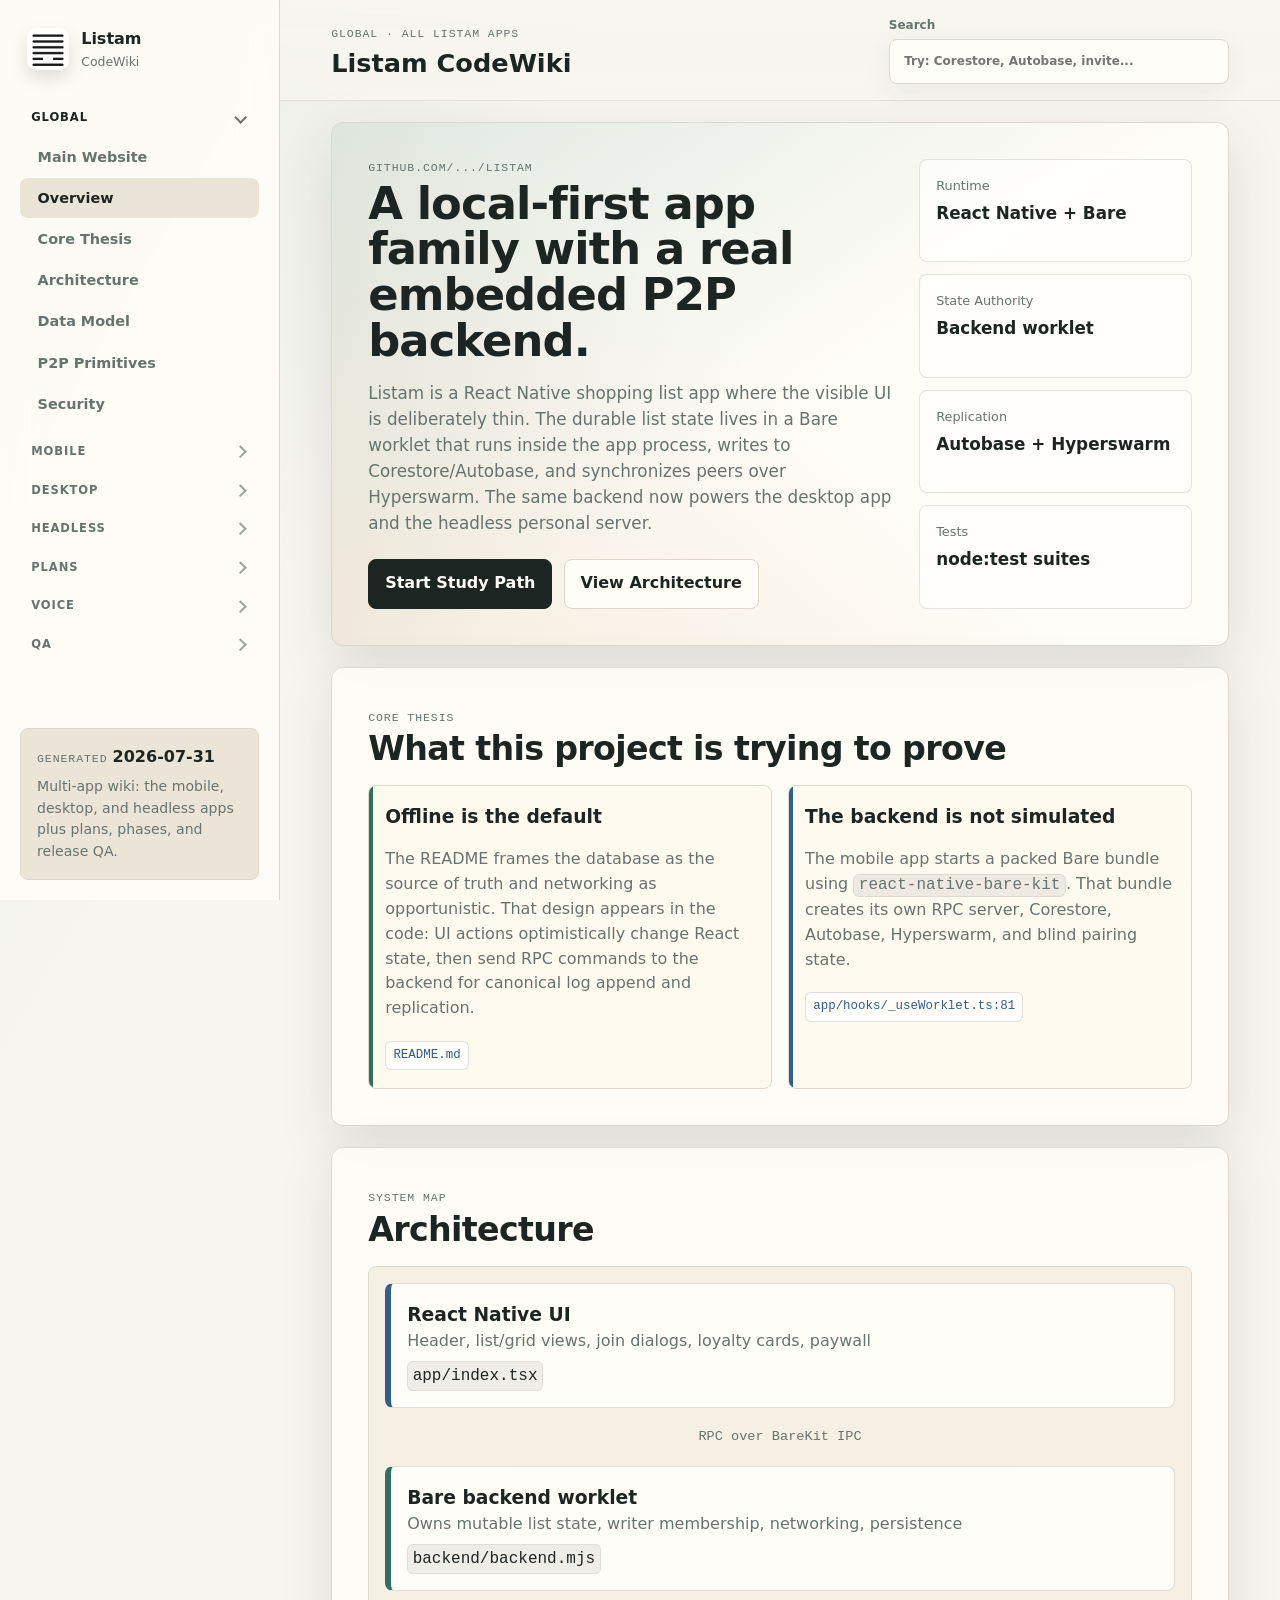
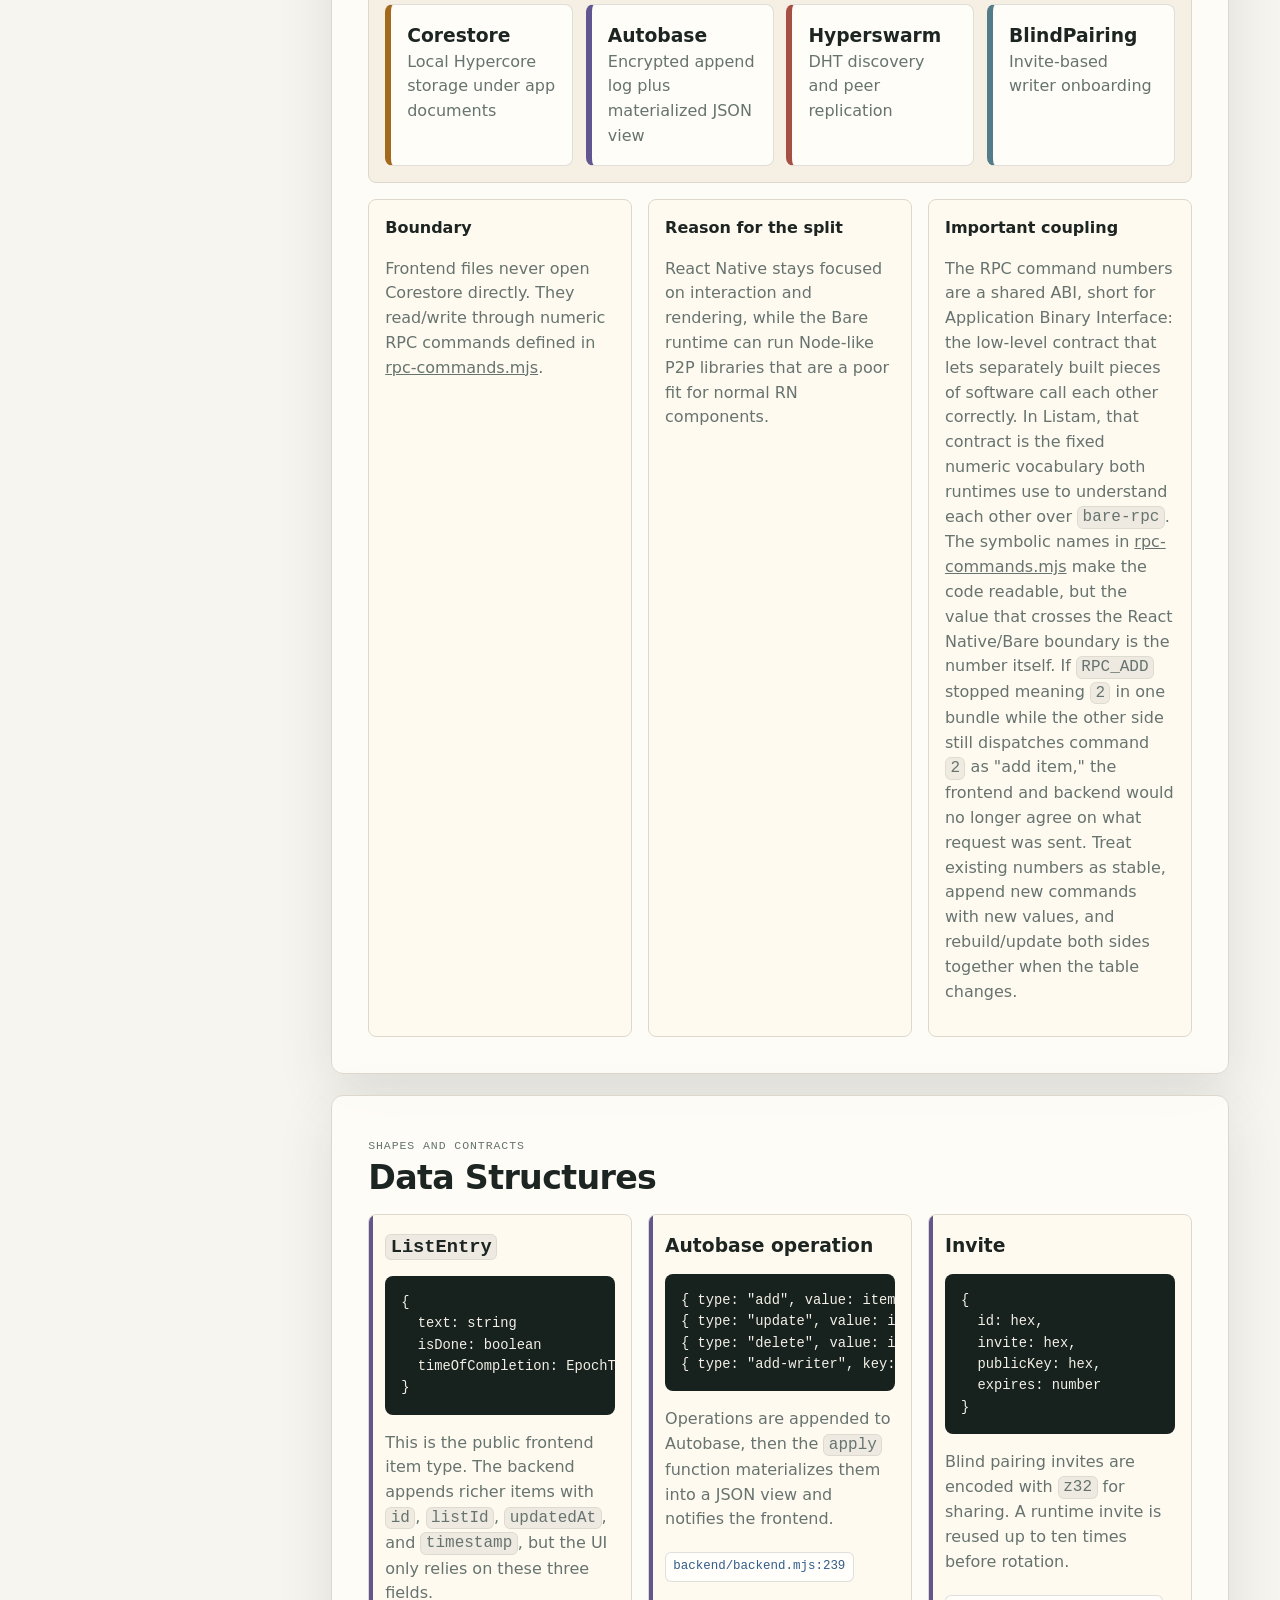
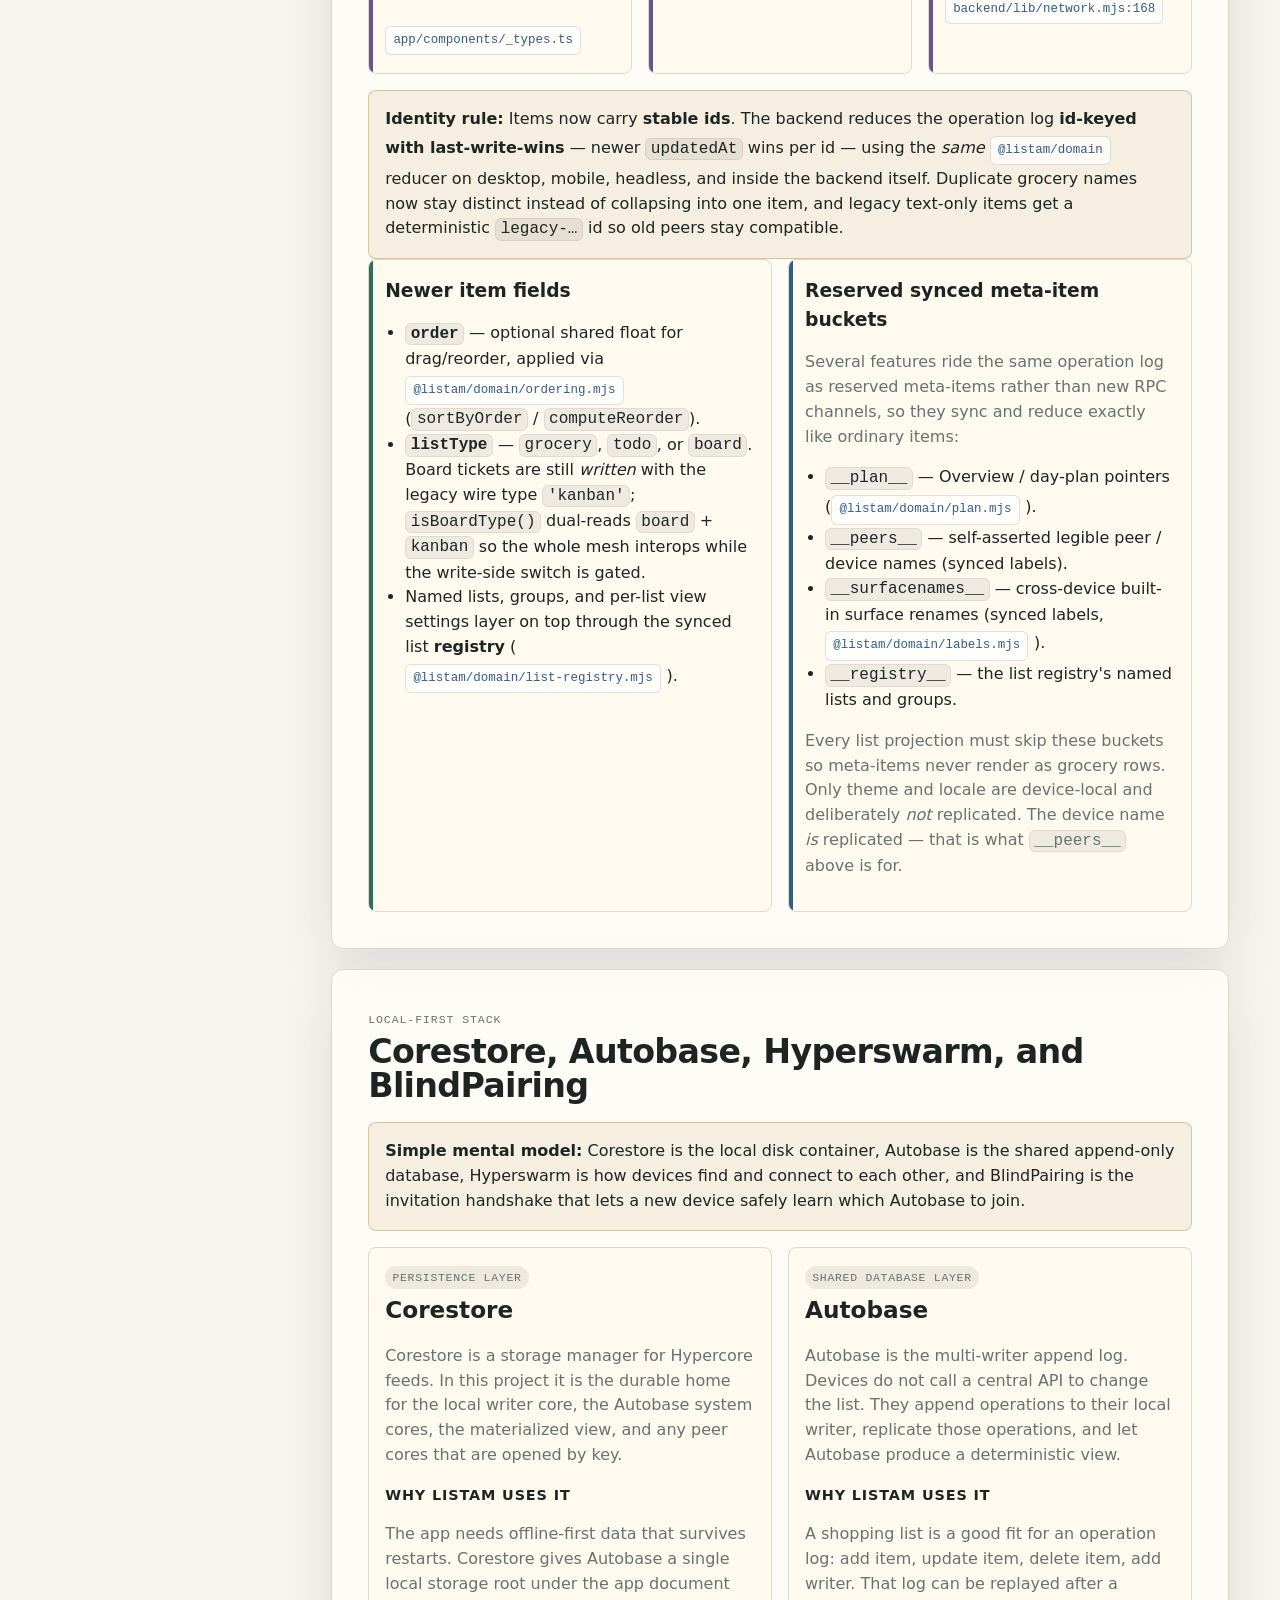
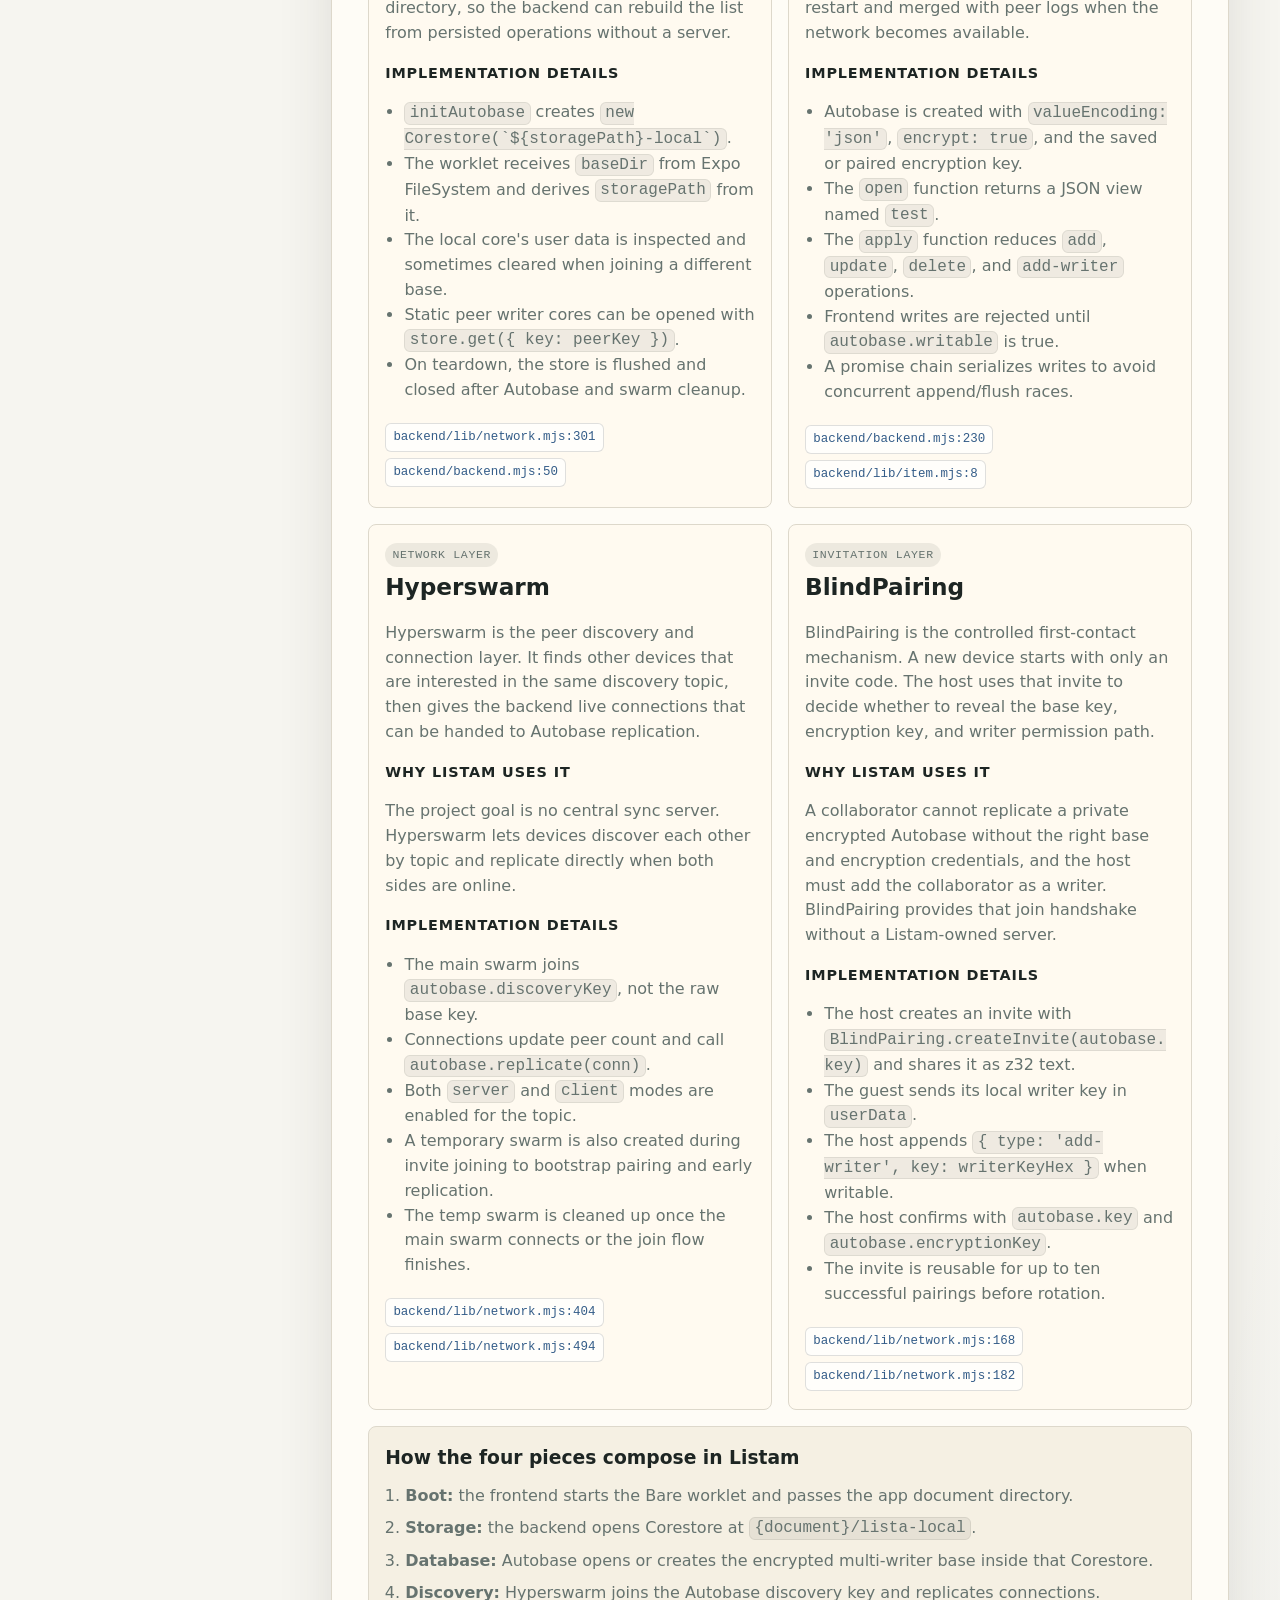
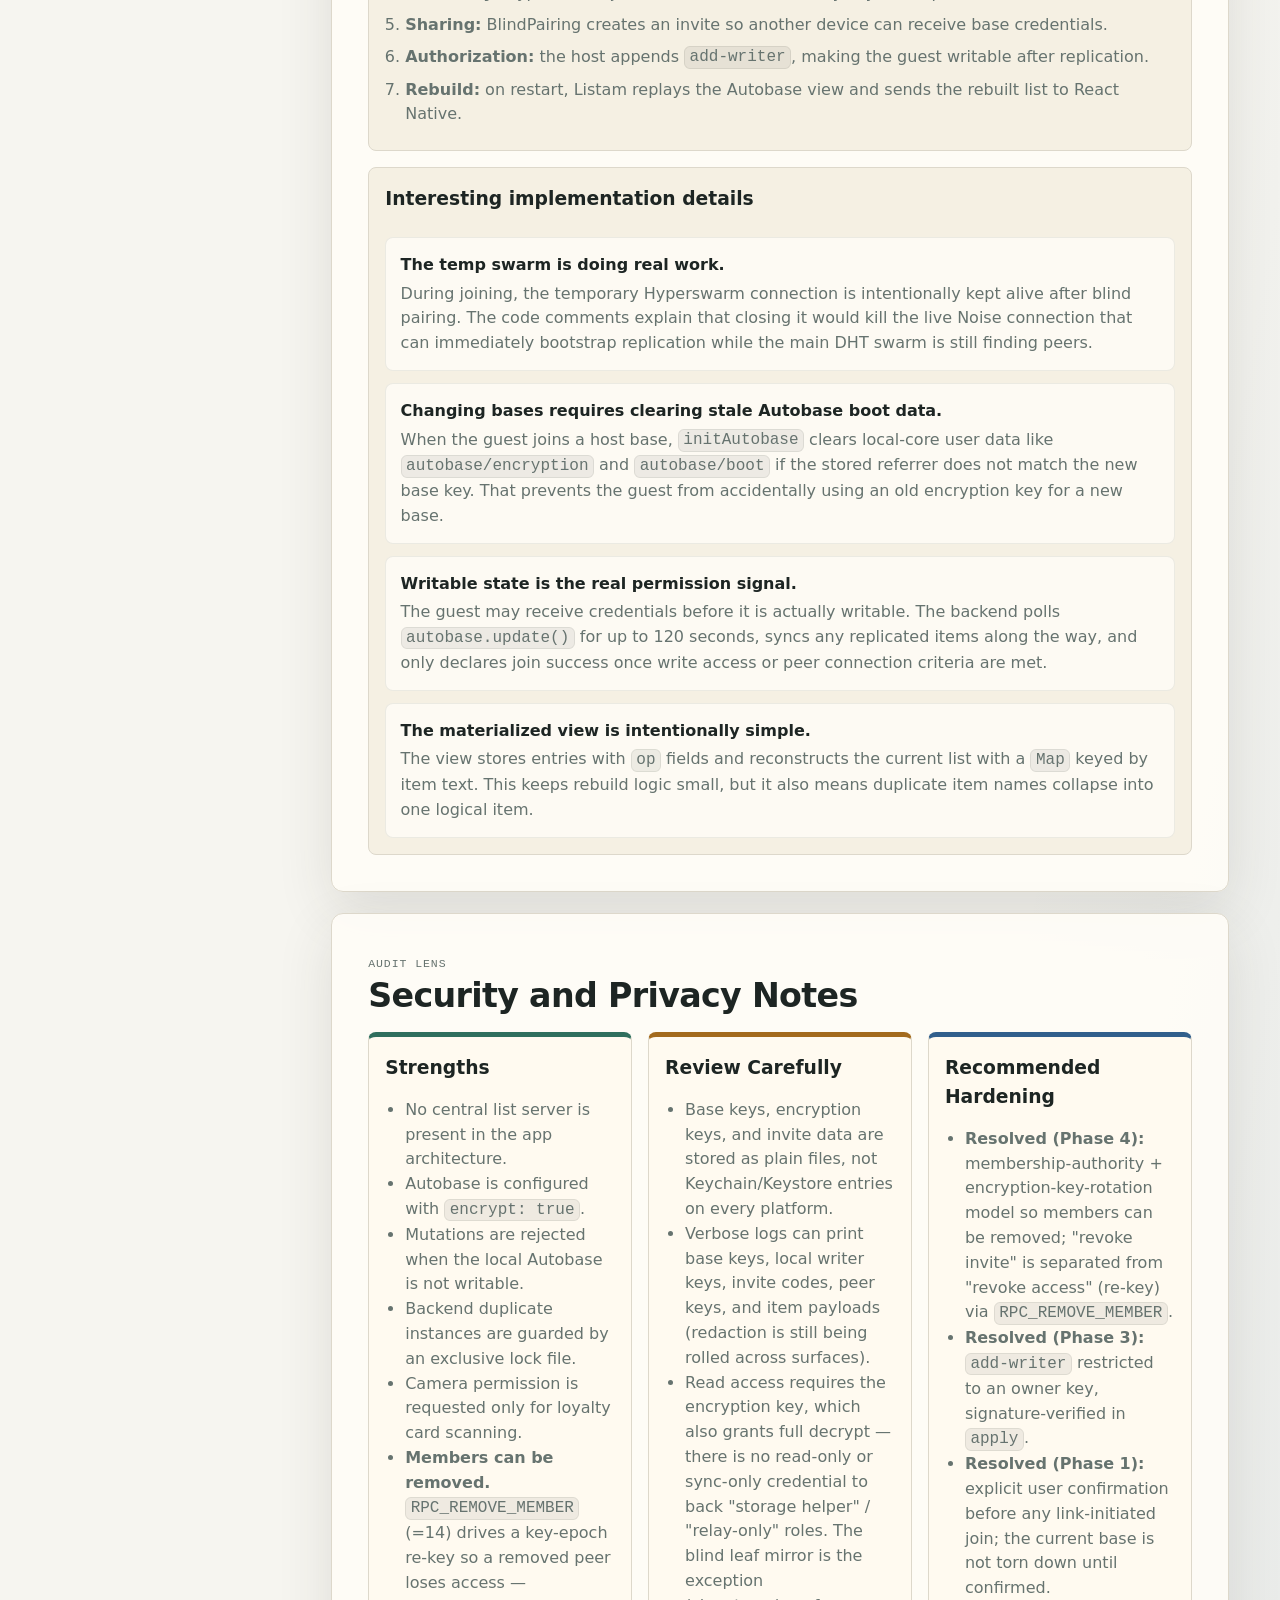
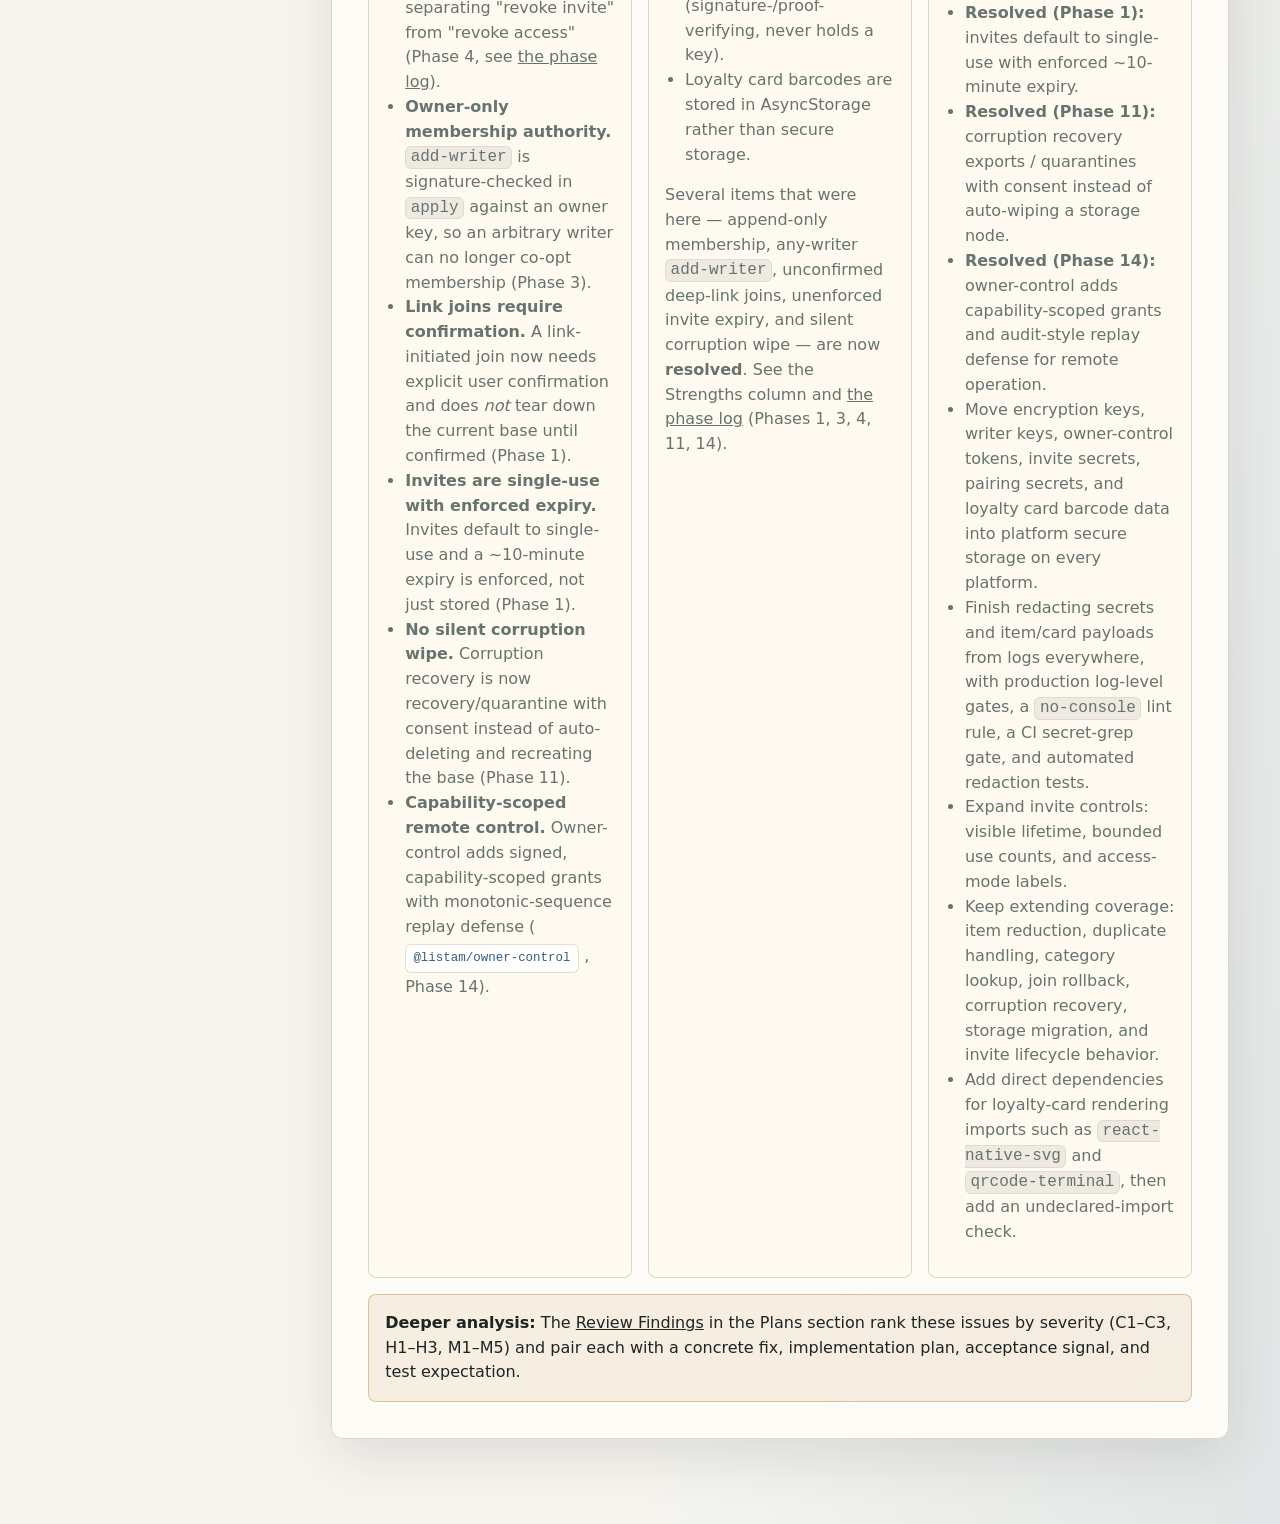
<file: public/wiki/index.html>
<!doctype html>
<html lang="en">
  <head>
    <meta charset="utf-8" />
    <meta name="viewport" content="width=device-width, initial-scale=1" />
    <title>Listam CodeWiki — Global</title>
    <meta
      name="description"
      content="A CodeWiki-style study site for the Listam local-first P2P apps."
    />
    <link rel="stylesheet" href="./styles.css" />
  </head>
  <body>
    <div class="shell">
      <aside class="sidebar">
        <a class="brand" href="index.html" aria-label="Listam CodeWiki home">
          <img src="../assets/icon.png" alt="" />
          <span>
            <strong>Listam</strong>
            <small>CodeWiki</small>
          </span>
        </a>

        <nav class="nav" aria-label="Study sections">
          <details class="nav-section" open>
            <summary class="nav-group">Global</summary>
            <div class="nav-links">
              <a href="/">Main Website</a>
              <a href="index.html#overview">Overview</a>
              <a href="index.html#thesis">Core Thesis</a>
              <a href="index.html#architecture">Architecture</a>
              <a href="index.html#data-model">Data Model</a>
              <a href="index.html#p2p-primitives">P2P Primitives</a>
              <a href="index.html#security">Security</a>
            </div>
          </details>

          <details class="nav-section">
            <summary class="nav-group">Mobile</summary>
            <div class="nav-links">
              <a href="mobile.html#structure">Project Structure</a>
              <a href="mobile.html#runtime">Runtime Flows</a>
              <a href="mobile.html#frontend">Frontend</a>
              <a href="mobile.html#overview">Overview / Day-plan</a>
              <a href="mobile.html#backend">Backend</a>
              <a href="mobile.html#storage">Storage</a>
              <a href="mobile.html#libraries">Libraries</a>
              <a href="mobile.html#quality">Quality Notes</a>
              <a href="mobile.html#study">Study Path</a>
              <a href="mobile.html#file-index">File Index</a>
              <a href="mobile.html#testing">Testing</a>
            </div>
          </details>

          <details class="nav-section">
            <summary class="nav-group">Desktop</summary>
            <div class="nav-links">
              <a href="desktop.html#structure">Project Structure</a>
              <a href="desktop.html#runtime">Runtime Flows</a>
              <a href="desktop.html#frontend">Renderer UI</a>
              <a href="desktop.html#overview">Overview / Day-plan</a>
              <a href="desktop.html#backend">Worker Backend</a>
              <a href="desktop.html#devices">Peers &amp; Devices</a>
              <a href="desktop.html#storage">Storage</a>
              <a href="desktop.html#installer">Installer &amp; Releases</a>
              <a href="desktop.html#libraries">Libraries</a>
              <a href="desktop.html#file-index">File Index</a>
              <a href="desktop.html#testing">Testing</a>
            </div>
          </details>

          <details class="nav-section">
            <summary class="nav-group">Headless</summary>
            <div class="nav-links">
              <a href="headless.html#structure">Project Structure</a>
              <a href="headless.html#roles">Roles</a>
              <a href="headless.html#runtime">Runtime Flows</a>
              <a href="headless.html#ops">Control Interface</a>
              <a href="headless.html#provisioning">Leaf Provisioning</a>
              <a href="headless.html#owner-control">Owner Control</a>
              <a href="headless.html#storage">Storage</a>
              <a href="headless.html#installer">Service Installer</a>
              <a href="headless.html#libraries">Libraries</a>
              <a href="headless.html#file-index">File Index</a>
              <a href="headless.html#testing">Testing</a>
            </div>
          </details>

          <details class="nav-section">
            <summary class="nav-group">Plans</summary>
            <div class="nav-links">
              <details class="nav-subsection">
                <summary class="nav-subgroup">
                  <span>Multi-App Plan</span>
                </summary>
                <div class="nav-sublinks">
                  <a href="plans.html#multi-app-plan">Overview</a>
                  <a href="plans.html#review-findings">Review Findings</a>
                  <a href="plans.html#implementation-plans">Implementation Plans</a>
                  <a href="plans.html#lower-severity-items">Lower-Severity Items</a>
                  <a href="plans.html#strategy-improvements">Strategy Improvements</a>
                  <a href="plans.html#shared-test-harness">Shared Test Harness</a>
                  <a href="plans.html#redux-decision">Redux Decision</a>
                  <a href="plans.html#app-targets">App Targets</a>
                  <a href="plans.html#shared-package-plan">Shared Packages</a>
                  <a href="plans.html#state-manager-phase">State Manager</a>
                  <a href="plans.html#technical-architecture-notes">Technical Notes</a>
                  <a href="plans.html#shared-command-event-flow">Command Flow</a>
                  <a href="plans.html#p2p-owner-control">Owner Control</a>
                  <a href="plans.html#headless-first-run">Headless Setup</a>
                  <a href="plans.html#headless-co-invite">Co-Invite Flow</a>
                  <a href="plans.html#logging-strategy">Logging</a>
                  <a href="plans.html#development-peer-log-flow">Peer Log Flow</a>
                  <a href="plans.html#logging-controls">Logging Controls</a>
                  <a href="plans.html#secret-storage-plan">Secret Storage</a>
                  <a href="plans.html#implementation-hardening">Hardening</a>
                  <a href="plans.html#implementation-constraints">Constraints</a>
                  <a href="plans.html#future-direction">Future Direction</a>
                  <a href="plans.html#test-plan">Test Plan</a>
                  <a href="plans.html#assumptions">Assumptions</a>
                </div>
              </details>
              <details class="nav-subsection">
                <summary class="nav-subgroup">
                  <span>Dark Theme</span>
                </summary>
                <div class="nav-sublinks">
                  <a href="plans.html#dark-theme-plan">Overview</a>
                  <a href="plans.html#dark-theme-tokens">Token Model</a>
                  <a href="plans.html#dark-theme-palette">Palette</a>
                  <a href="plans.html#dark-theme-rules">Hard Rules</a>
                  <a href="plans.html#dark-theme-switching">Theme Switching</a>
                  <a href="plans.html#dark-theme-rollout">Rollout</a>
                </div>
              </details>
              <details class="nav-subsection">
                <summary class="nav-subgroup">
                  <span>Leaf Peer (ESP32)</span>
                </summary>
                <div class="nav-sublinks">
                  <a href="plans.html#leaf-peer-plan">Overview</a>
                  <a href="plans.html#leaf-architecture">Architecture</a>
                  <a href="plans.html#leaf-builds">Builds &amp; Flash</a>
                  <a href="plans.html#leaf-provisioning">Provisioning &amp; Roaming</a>
                  <a href="plans.html#leaf-persistence">Flash Persistence</a>
                  <a href="plans.html#leaf-vendored">Vendored Crates</a>
                  <a href="plans.html#leaf-peripherals">Peripherals</a>
                  <a href="plans.html#leaf-voice">Voice Plan</a>
                  <a href="plans.html#leaf-roadmap">Next Steps</a>
                </div>
              </details>
              <details class="nav-subsection">
                <summary class="nav-subgroup">
                  <span>Kanban Boards</span>
                </summary>
                <div class="nav-sublinks">
                  <a href="plans.html#kanban-plan">Overview</a>
                  <a href="plans.html#kanban-product-rules">Product Rules</a>
                  <a href="plans.html#kanban-architecture">Architecture</a>
                  <a href="plans.html#kanban-data-model">Ticket Data Model</a>
                  <a href="plans.html#kanban-board-config">Board Config</a>
                  <a href="plans.html#kanban-domain-logic">Domain Logic</a>
                  <a href="plans.html#kanban-backend">Backend Changes</a>
                  <a href="plans.html#kanban-desktop-ui">Desktop UI</a>
                  <a href="plans.html#kanban-additions">Other Additions</a>
                  <a href="plans.html#kanban-testing">Testing &amp; Verification</a>
                  <a href="plans.html#kanban-build-order">Build Order</a>
                </div>
              </details>
              <details class="nav-subsection">
                <summary class="nav-subgroup">
                  <span>Mobile Kanban</span>
                </summary>
                <div class="nav-sublinks">
                  <a href="plans.html#mobile-kanban-plan">Overview</a>
                  <a href="plans.html#mobile-kanban-decisions">Key Decisions</a>
                  <a href="plans.html#mobile-kanban-registry">List Registry</a>
                  <a href="plans.html#mobile-kanban-state">Mobile State</a>
                  <a href="plans.html#mobile-kanban-nav">Navigation &amp; Gestures</a>
                  <a href="plans.html#mobile-kanban-screens">Kanban Screens</a>
                  <a href="plans.html#mobile-kanban-i18n">i18n &amp; Theme</a>
                  <a href="plans.html#mobile-kanban-testing">Testing &amp; Verification</a>
                  <a href="plans.html#mobile-kanban-risks">Risks &amp; Edge Cases</a>
                  <a href="plans.html#mobile-kanban-build-order">Build Order</a>
                </div>
              </details>
            </div>
          </details>

          <details class="nav-section">
            <summary class="nav-group">Voice</summary>
            <div class="nav-links">
              <a href="voice.html#overview">Overview</a>
              <a href="voice.html#architecture">Architecture</a>
              <a href="voice.html#wake-words">Wake Words</a>
              <a href="voice.html#commands">Commands</a>
              <a href="voice.html#notetaker">Notetaker</a>
              <a href="voice.html#dataset">Training Dataset</a>
              <a href="voice.html#stt">Speech-to-Text</a>
              <a href="voice.html#led">LED Feedback</a>
              <a href="voice.html#status">Status</a>
            </div>
          </details>

          <details class="nav-section">
            <summary class="nav-group">QA</summary>
            <div class="nav-links">
              <a href="qa.html#qa-overview">Release QA Overview</a>
              <a href="qa.html#qa-smoke">Smoke Matrix</a>
              <a href="qa.html#qa-mobile">Mobile Checklist</a>
              <a href="qa.html#qa-desktop">Desktop Checklist</a>
              <a href="qa.html#qa-headless">Headless Checklist</a>
              <a href="qa.html#qa-voice">Voice Checklist</a>
              <a href="qa.html#qa-cross-device">Cross-Device Scenarios</a>
              <a href="qa.html#qa-release">Release Gate</a>
            </div>
          </details>
        </nav>

        <div class="sidebar-card">
          <span class="eyebrow">Generated</span>
          <strong>2026-07-31</strong>
          <p>Multi-app wiki: the mobile, desktop, and headless apps plus plans, phases, and release QA.</p>
        </div>
      </aside>

      <main class="content">
        <header class="topbar">
          <div>
            <span class="eyebrow">Global · all Listam apps</span>
            <h1>Listam CodeWiki</h1>
          </div>
          <label class="search">
            <span>Search</span>
            <input id="site-search" type="search" placeholder="Try: Corestore, Autobase, invite..." />
          </label>
        </header>

        <section id="overview" class="page hero page-searchable">
          <div class="hero-copy">
            <div class="crumb">github.com/.../listam</div>
            <h2>A local-first app family with a real embedded P2P backend.</h2>
            <p>
              Listam is a React Native shopping list app where the visible UI is deliberately thin.
              The durable list state lives in a Bare worklet that runs inside the app process, writes
              to Corestore/Autobase, and synchronizes peers over Hyperswarm. The same backend now
              powers the desktop app and the headless personal server.
            </p>
            <div class="hero-actions">
              <a href="mobile.html#study" class="button primary">Start Study Path</a>
              <a href="index.html#architecture" class="button">View Architecture</a>
            </div>
          </div>
          <div class="hero-panel" aria-label="Project summary">
            <div class="metric">
              <span>Runtime</span>
              <strong>React Native + Bare</strong>
            </div>
            <div class="metric">
              <span>State Authority</span>
              <strong>Backend worklet</strong>
            </div>
            <div class="metric">
              <span>Replication</span>
              <strong>Autobase + Hyperswarm</strong>
            </div>
            <div class="metric">
              <span>Tests</span>
              <strong>node:test suites</strong>
            </div>
          </div>
        </section>

        <section id="thesis" class="page page-searchable">
          <div class="section-heading">
            <span class="eyebrow">Core thesis</span>
            <h2>What this project is trying to prove</h2>
          </div>
          <div class="grid two">
            <article class="card accent-green">
              <h3>Offline is the default</h3>
              <p>
                The README frames the database as the source of truth and networking as opportunistic.
                That design appears in the code: UI actions optimistically change React state, then send
                RPC commands to the backend for canonical log append and replication.
              </p>
              <a class="source" href="https://github.com/romme86/listam-mobile/blob/main/README.md">README.md</a>
            </article>
            <article class="card accent-blue">
              <h3>The backend is not simulated</h3>
              <p>
                The mobile app starts a packed Bare bundle using <code>react-native-bare-kit</code>.
                That bundle creates its own RPC server, Corestore, Autobase, Hyperswarm, and blind
                pairing state.
              </p>
              <a class="source" href="https://github.com/romme86/listam-mobile/blob/main/app/hooks/_useWorklet.ts">app/hooks/_useWorklet.ts:81</a>
            </article>
          </div>
        </section>

        <section id="architecture" class="page page-searchable">
          <div class="section-heading">
            <span class="eyebrow">System map</span>
            <h2>Architecture</h2>
          </div>

          <div class="architecture-map">
            <div class="layer mobile">
              <h3>React Native UI</h3>
              <p>Header, list/grid views, join dialogs, loyalty cards, paywall</p>
              <code>app/index.tsx</code>
            </div>
            <div class="connector">RPC over BareKit IPC</div>
            <div class="layer backend">
              <h3>Bare backend worklet</h3>
              <p>Owns mutable list state, writer membership, networking, persistence</p>
              <code>backend/backend.mjs</code>
            </div>
            <div class="branch-grid">
              <div class="layer store">
                <h3>Corestore</h3>
                <p>Local Hypercore storage under app documents</p>
              </div>
              <div class="layer log">
                <h3>Autobase</h3>
                <p>Encrypted append log plus materialized JSON view</p>
              </div>
              <div class="layer swarm">
                <h3>Hyperswarm</h3>
                <p>DHT discovery and peer replication</p>
              </div>
              <div class="layer pairing">
                <h3>BlindPairing</h3>
                <p>Invite-based writer onboarding</p>
              </div>
            </div>
          </div>

          <div class="note-grid">
            <div class="note">
              <strong>Boundary</strong>
              <p>
                Frontend files never open Corestore directly. They read/write through numeric RPC
                commands defined in <a href="https://github.com/romme86/listam-mobile/blob/main/rpc-commands.mjs">rpc-commands.mjs</a>.
              </p>
            </div>
            <div class="note">
              <strong>Reason for the split</strong>
              <p>
                React Native stays focused on interaction and rendering, while the Bare runtime can run
                Node-like P2P libraries that are a poor fit for normal RN components.
              </p>
            </div>
            <div class="note">
              <strong>Important coupling</strong>
              <p>
                The RPC command numbers are a shared ABI, short for Application Binary Interface: the
                low-level contract that lets separately built pieces of software call each other
                correctly. In Listam, that contract is the fixed numeric vocabulary both runtimes use
                to understand each other over <code>bare-rpc</code>. The symbolic names in
                <a href="https://github.com/romme86/listam-mobile/blob/main/rpc-commands.mjs">rpc-commands.mjs</a> make the code readable, but the
                value that crosses the React Native/Bare boundary is the number itself. If
                <code>RPC_ADD</code> stopped meaning <code>2</code> in one bundle while the other side
                still dispatches command <code>2</code> as "add item," the frontend and backend would no
                longer agree on what request was sent. Treat existing numbers as stable, append new
                commands with new values, and rebuild/update both sides together when the table changes.
              </p>
            </div>
          </div>
        </section>

        <section id="data-model" class="page page-searchable">
          <div class="section-heading">
            <span class="eyebrow">Shapes and contracts</span>
            <h2>Data Structures</h2>
          </div>

          <div class="grid three">
            <article class="card">
              <h3><code>ListEntry</code></h3>
              <pre><code>{
  text: string
  isDone: boolean
  timeOfCompletion: EpochTimeStamp
}</code></pre>
              <p>
                This is the public frontend item type. The backend appends richer items with
                <code>id</code>, <code>listId</code>, <code>updatedAt</code>, and
                <code>timestamp</code>, but the UI only relies on these three fields.
              </p>
              <a class="source" href="https://github.com/romme86/listam-mobile/blob/main/app/components/_types.ts">app/components/_types.ts</a>
            </article>

            <article class="card">
              <h3>Autobase operation</h3>
              <pre><code>{ type: "add", value: item }
{ type: "update", value: item }
{ type: "delete", value: item }
{ type: "add-writer", key: hex }</code></pre>
              <p>
                Operations are appended to Autobase, then the <code>apply</code> function materializes
                them into a JSON view and notifies the frontend.
              </p>
              <a class="source" href="https://github.com/romme86/listam-mobile/blob/main/backend/backend.mjs">backend/backend.mjs:239</a>
            </article>

            <article class="card">
              <h3>Invite</h3>
              <pre><code>{
  id: hex,
  invite: hex,
  publicKey: hex,
  expires: number
}</code></pre>
              <p>
                Blind pairing invites are encoded with <code>z32</code> for sharing. A runtime invite
                is reused up to ten times before rotation.
              </p>
              <a class="source" href="https://github.com/romme86/listam-mobile/blob/main/backend/lib/network.mjs">backend/lib/network.mjs:168</a>
            </article>
          </div>

          <div class="callout">
            <strong>Identity rule:</strong>
            Items now carry <strong>stable ids</strong>. The backend reduces the operation log
            <strong>id-keyed with last-write-wins</strong> — newer <code>updatedAt</code> wins per id —
            using the <em>same</em> <span class="source">@listam/domain</span> reducer on desktop,
            mobile, headless, and inside the backend itself. Duplicate grocery names now stay distinct
            instead of collapsing into one item, and legacy text-only items get a deterministic
            <code>legacy-…</code> id so old peers stay compatible.
          </div>

          <div class="grid two">
            <article class="card accent-green">
              <h3>Newer item fields</h3>
              <ul>
                <li>
                  <strong><code>order</code></strong> — optional shared float for drag/reorder, applied
                  via <span class="source">@listam/domain/ordering.mjs</span>
                  (<code>sortByOrder</code> / <code>computeReorder</code>).
                </li>
                <li>
                  <strong><code>listType</code></strong> — <code>grocery</code>, <code>todo</code>, or
                  <code>board</code>. Board tickets are still <em>written</em> with the legacy wire type
                  <code>'kanban'</code>; <code>isBoardType()</code> dual-reads <code>board</code> +
                  <code>kanban</code> so the whole mesh interops while the write-side switch is gated.
                </li>
                <li>
                  Named lists, groups, and per-list view settings layer on top through the synced list
                  <strong>registry</strong> (<span class="source">@listam/domain/list-registry.mjs</span>).
                </li>
              </ul>
            </article>
            <article class="card accent-blue">
              <h3>Reserved synced meta-item buckets</h3>
              <p>
                Several features ride the same operation log as reserved meta-items rather than new RPC
                channels, so they sync and reduce exactly like ordinary items:
              </p>
              <ul>
                <li><code>__plan__</code> — Overview / day-plan pointers (<span class="source">@listam/domain/plan.mjs</span>).</li>
                <li><code>__peers__</code> — self-asserted legible peer / device names (synced labels).</li>
                <li><code>__surfacenames__</code> — cross-device built-in surface renames (synced labels, <span class="source">@listam/domain/labels.mjs</span>).</li>
                <li><code>__registry__</code> — the list registry's named lists and groups.</li>
              </ul>
              <p>
                Every list projection must skip these buckets so meta-items never render as grocery rows.
                Only theme and locale are device-local and deliberately <em>not</em> replicated. The device
                name <em>is</em> replicated — that is what <code>__peers__</code> above is for.
              </p>
            </article>
          </div>
        </section>

        <section id="p2p-primitives" class="page page-searchable">
          <div class="section-heading">
            <span class="eyebrow">Local-first stack</span>
            <h2>Corestore, Autobase, Hyperswarm, and BlindPairing</h2>
          </div>

          <div class="callout">
            <strong>Simple mental model:</strong>
            Corestore is the local disk container, Autobase is the shared append-only database,
            Hyperswarm is how devices find and connect to each other, and BlindPairing is the
            invitation handshake that lets a new device safely learn which Autobase to join.
          </div>

          <div class="primitive-grid">
            <article class="primitive-card store">
              <span class="primitive-label">Persistence layer</span>
              <h3>Corestore</h3>
              <p>
                Corestore is a storage manager for Hypercore feeds. In this project it is the durable
                home for the local writer core, the Autobase system cores, the materialized view, and
                any peer cores that are opened by key.
              </p>
              <h4>Why Listam uses it</h4>
              <p>
                The app needs offline-first data that survives restarts. Corestore gives Autobase a
                single local storage root under the app document directory, so the backend can rebuild
                the list from persisted operations without a server.
              </p>
              <h4>Implementation details</h4>
              <ul>
                <li><code>initAutobase</code> creates <code>new Corestore(`${storagePath}-local`)</code>.</li>
                <li>The worklet receives <code>baseDir</code> from Expo FileSystem and derives <code>storagePath</code> from it.</li>
                <li>The local core's user data is inspected and sometimes cleared when joining a different base.</li>
                <li>Static peer writer cores can be opened with <code>store.get({ key: peerKey })</code>.</li>
                <li>On teardown, the store is flushed and closed after Autobase and swarm cleanup.</li>
              </ul>
              <a class="source" href="https://github.com/romme86/listam-mobile/blob/main/backend/lib/network.mjs">backend/lib/network.mjs:301</a>
              <a class="source" href="https://github.com/romme86/listam-mobile/blob/main/backend/backend.mjs">backend/backend.mjs:50</a>
            </article>

            <article class="primitive-card log">
              <span class="primitive-label">Shared database layer</span>
              <h3>Autobase</h3>
              <p>
                Autobase is the multi-writer append log. Devices do not call a central API to change
                the list. They append operations to their local writer, replicate those operations, and
                let Autobase produce a deterministic view.
              </p>
              <h4>Why Listam uses it</h4>
              <p>
                A shopping list is a good fit for an operation log: add item, update item, delete item,
                add writer. That log can be replayed after a restart and merged with peer logs when the
                network becomes available.
              </p>
              <h4>Implementation details</h4>
              <ul>
                <li>Autobase is created with <code>valueEncoding: 'json'</code>, <code>encrypt: true</code>, and the saved or paired encryption key.</li>
                <li>The <code>open</code> function returns a JSON view named <code>test</code>.</li>
                <li>The <code>apply</code> function reduces <code>add</code>, <code>update</code>, <code>delete</code>, and <code>add-writer</code> operations.</li>
                <li>Frontend writes are rejected until <code>autobase.writable</code> is true.</li>
                <li>A promise chain serializes writes to avoid concurrent append/flush races.</li>
              </ul>
              <a class="source" href="https://github.com/romme86/listam-mobile/blob/main/backend/backend.mjs">backend/backend.mjs:230</a>
              <a class="source" href="https://github.com/romme86/listam-mobile/blob/main/backend/lib/item.mjs">backend/lib/item.mjs:8</a>
            </article>

            <article class="primitive-card swarm">
              <span class="primitive-label">Network layer</span>
              <h3>Hyperswarm</h3>
              <p>
                Hyperswarm is the peer discovery and connection layer. It finds other devices that are
                interested in the same discovery topic, then gives the backend live connections that can
                be handed to Autobase replication.
              </p>
              <h4>Why Listam uses it</h4>
              <p>
                The project goal is no central sync server. Hyperswarm lets devices discover each other
                by topic and replicate directly when both sides are online.
              </p>
              <h4>Implementation details</h4>
              <ul>
                <li>The main swarm joins <code>autobase.discoveryKey</code>, not the raw base key.</li>
                <li>Connections update peer count and call <code>autobase.replicate(conn)</code>.</li>
                <li>Both <code>server</code> and <code>client</code> modes are enabled for the topic.</li>
                <li>A temporary swarm is also created during invite joining to bootstrap pairing and early replication.</li>
                <li>The temp swarm is cleaned up once the main swarm connects or the join flow finishes.</li>
              </ul>
              <a class="source" href="https://github.com/romme86/listam-mobile/blob/main/backend/lib/network.mjs">backend/lib/network.mjs:404</a>
              <a class="source" href="https://github.com/romme86/listam-mobile/blob/main/backend/lib/network.mjs">backend/lib/network.mjs:494</a>
            </article>

            <article class="primitive-card pairing">
              <span class="primitive-label">Invitation layer</span>
              <h3>BlindPairing</h3>
              <p>
                BlindPairing is the controlled first-contact mechanism. A new device starts with only
                an invite code. The host uses that invite to decide whether to reveal the base key,
                encryption key, and writer permission path.
              </p>
              <h4>Why Listam uses it</h4>
              <p>
                A collaborator cannot replicate a private encrypted Autobase without the right base and
                encryption credentials, and the host must add the collaborator as a writer. BlindPairing
                provides that join handshake without a Listam-owned server.
              </p>
              <h4>Implementation details</h4>
              <ul>
                <li>The host creates an invite with <code>BlindPairing.createInvite(autobase.key)</code> and shares it as z32 text.</li>
                <li>The guest sends its local writer key in <code>userData</code>.</li>
                <li>The host appends <code>{ type: 'add-writer', key: writerKeyHex }</code> when writable.</li>
                <li>The host confirms with <code>autobase.key</code> and <code>autobase.encryptionKey</code>.</li>
                <li>The invite is reusable for up to ten successful pairings before rotation.</li>
              </ul>
              <a class="source" href="https://github.com/romme86/listam-mobile/blob/main/backend/lib/network.mjs">backend/lib/network.mjs:168</a>
              <a class="source" href="https://github.com/romme86/listam-mobile/blob/main/backend/lib/network.mjs">backend/lib/network.mjs:182</a>
            </article>
          </div>

          <div class="primitive-flow">
            <h3>How the four pieces compose in Listam</h3>
            <ol>
              <li><strong>Boot:</strong> the frontend starts the Bare worklet and passes the app document directory.</li>
              <li><strong>Storage:</strong> the backend opens Corestore at <code>{document}/lista-local</code>.</li>
              <li><strong>Database:</strong> Autobase opens or creates the encrypted multi-writer base inside that Corestore.</li>
              <li><strong>Discovery:</strong> Hyperswarm joins the Autobase discovery key and replicates connections.</li>
              <li><strong>Sharing:</strong> BlindPairing creates an invite so another device can receive base credentials.</li>
              <li><strong>Authorization:</strong> the host appends <code>add-writer</code>, making the guest writable after replication.</li>
              <li><strong>Rebuild:</strong> on restart, Listam replays the Autobase view and sends the rebuilt list to React Native.</li>
            </ol>
          </div>

          <div class="detail-list">
            <h3>Interesting implementation details</h3>
            <div>
              <strong>The temp swarm is doing real work.</strong>
              <p>
                During joining, the temporary Hyperswarm connection is intentionally kept alive after
                blind pairing. The code comments explain that closing it would kill the live Noise
                connection that can immediately bootstrap replication while the main DHT swarm is still
                finding peers.
              </p>
            </div>
            <div>
              <strong>Changing bases requires clearing stale Autobase boot data.</strong>
              <p>
                When the guest joins a host base, <code>initAutobase</code> clears local-core user data
                like <code>autobase/encryption</code> and <code>autobase/boot</code> if the stored
                referrer does not match the new base key. That prevents the guest from accidentally
                using an old encryption key for a new base.
              </p>
            </div>
            <div>
              <strong>Writable state is the real permission signal.</strong>
              <p>
                The guest may receive credentials before it is actually writable. The backend polls
                <code>autobase.update()</code> for up to 120 seconds, syncs any replicated items along
                the way, and only declares join success once write access or peer connection criteria are met.
              </p>
            </div>
            <div>
              <strong>The materialized view is intentionally simple.</strong>
              <p>
                The view stores entries with <code>op</code> fields and reconstructs the current list
                with a <code>Map</code> keyed by item text. This keeps rebuild logic small, but it also
                means duplicate item names collapse into one logical item.
              </p>
            </div>
          </div>
        </section>

        <section id="security" class="page page-searchable">
          <div class="section-heading">
            <span class="eyebrow">Audit lens</span>
            <h2>Security and Privacy Notes</h2>
          </div>

          <div class="risk-board">
            <article class="risk good">
              <h3>Strengths</h3>
              <ul>
                <li>No central list server is present in the app architecture.</li>
                <li>Autobase is configured with <code>encrypt: true</code>.</li>
                <li>Mutations are rejected when the local Autobase is not writable.</li>
                <li>Backend duplicate instances are guarded by an exclusive lock file.</li>
                <li>Camera permission is requested only for loyalty card scanning.</li>
                <li>
                  <strong>Members can be removed.</strong> <code>RPC_REMOVE_MEMBER</code> (=14) drives a
                  key-epoch re-key so a removed peer loses access — separating "revoke invite" from
                  "revoke access" (Phase 4, see <a href="phases.html#phase-log">the phase log</a>).
                </li>
                <li>
                  <strong>Owner-only membership authority.</strong> <code>add-writer</code> is
                  signature-checked in <code>apply</code> against an owner key, so an arbitrary writer can
                  no longer co-opt membership (Phase 3).
                </li>
                <li>
                  <strong>Link joins require confirmation.</strong> A link-initiated join now needs
                  explicit user confirmation and does <em>not</em> tear down the current base until
                  confirmed (Phase 1).
                </li>
                <li>
                  <strong>Invites are single-use with enforced expiry.</strong> Invites default to
                  single-use and a ~10-minute expiry is enforced, not just stored (Phase 1).
                </li>
                <li>
                  <strong>No silent corruption wipe.</strong> Corruption recovery is now
                  recovery/quarantine with consent instead of auto-deleting and recreating the base
                  (Phase 11).
                </li>
                <li>
                  <strong>Capability-scoped remote control.</strong> Owner-control adds signed,
                  capability-scoped grants with monotonic-sequence replay defense
                  (<span class="source">@listam/owner-control</span>, Phase 14).
                </li>
              </ul>
            </article>
            <article class="risk warn">
              <h3>Review Carefully</h3>
              <ul>
                <li>Base keys, encryption keys, and invite data are stored as plain files, not Keychain/Keystore entries on every platform.</li>
                <li>Verbose logs can print base keys, local writer keys, invite codes, peer keys, and item payloads (redaction is still being rolled across surfaces).</li>
                <li>Read access requires the encryption key, which also grants full decrypt — there is no read-only or sync-only credential to back "storage helper" / "relay-only" roles. The blind leaf mirror is the exception (signature-/proof-verifying, never holds a key).</li>
                <li>Loyalty card barcodes are stored in AsyncStorage rather than secure storage.</li>
              </ul>
              <p class="section-lede">
                Several items that were here — append-only membership, any-writer
                <code>add-writer</code>, unconfirmed deep-link joins, unenforced invite expiry, and
                silent corruption wipe — are now <strong>resolved</strong>. See the Strengths column and
                <a href="phases.html#phase-log">the phase log</a> (Phases 1, 3, 4, 11, 14).
              </p>
            </article>
            <article class="risk fix">
              <h3>Recommended Hardening</h3>
              <ul>
                <li><strong>Resolved (Phase 4):</strong> membership-authority + encryption-key-rotation model so members can be removed; "revoke invite" is separated from "revoke access" (re-key) via <code>RPC_REMOVE_MEMBER</code>.</li>
                <li><strong>Resolved (Phase 3):</strong> <code>add-writer</code> restricted to an owner key, signature-verified in <code>apply</code>.</li>
                <li><strong>Resolved (Phase 1):</strong> explicit user confirmation before any link-initiated join; the current base is not torn down until confirmed.</li>
                <li><strong>Resolved (Phase 1):</strong> invites default to single-use with enforced ~10-minute expiry.</li>
                <li><strong>Resolved (Phase 11):</strong> corruption recovery exports / quarantines with consent instead of auto-wiping a storage node.</li>
                <li><strong>Resolved (Phase 14):</strong> owner-control adds capability-scoped grants and audit-style replay defense for remote operation.</li>
                <li>Move encryption keys, writer keys, owner-control tokens, invite secrets, pairing secrets, and loyalty card barcode data into platform secure storage on every platform.</li>
                <li>Finish redacting secrets and item/card payloads from logs everywhere, with production log-level gates, a <code>no-console</code> lint rule, a CI secret-grep gate, and automated redaction tests.</li>
                <li>Expand invite controls: visible lifetime, bounded use counts, and access-mode labels.</li>
                <li>Keep extending coverage: item reduction, duplicate handling, category lookup, join rollback, corruption recovery, storage migration, and invite lifecycle behavior.</li>
                <li>Add direct dependencies for loyalty-card rendering imports such as <code>react-native-svg</code> and <code>qrcode-terminal</code>, then add an undeclared-import check.</li>
              </ul>
            </article>
          </div>

          <div class="callout">
            <strong>Deeper analysis:</strong>
            The <a href="plans.html#review-findings">Review Findings</a> in the Plans section rank these
            issues by severity (C1–C3, H1–H3, M1–M5) and pair each with a concrete fix,
            implementation plan, acceptance signal, and test expectation.
          </div>
        </section>
      </main>
    </div>

    <script src="./script.js?v=wiki-pages"></script>
  </body>
</html>
</file>
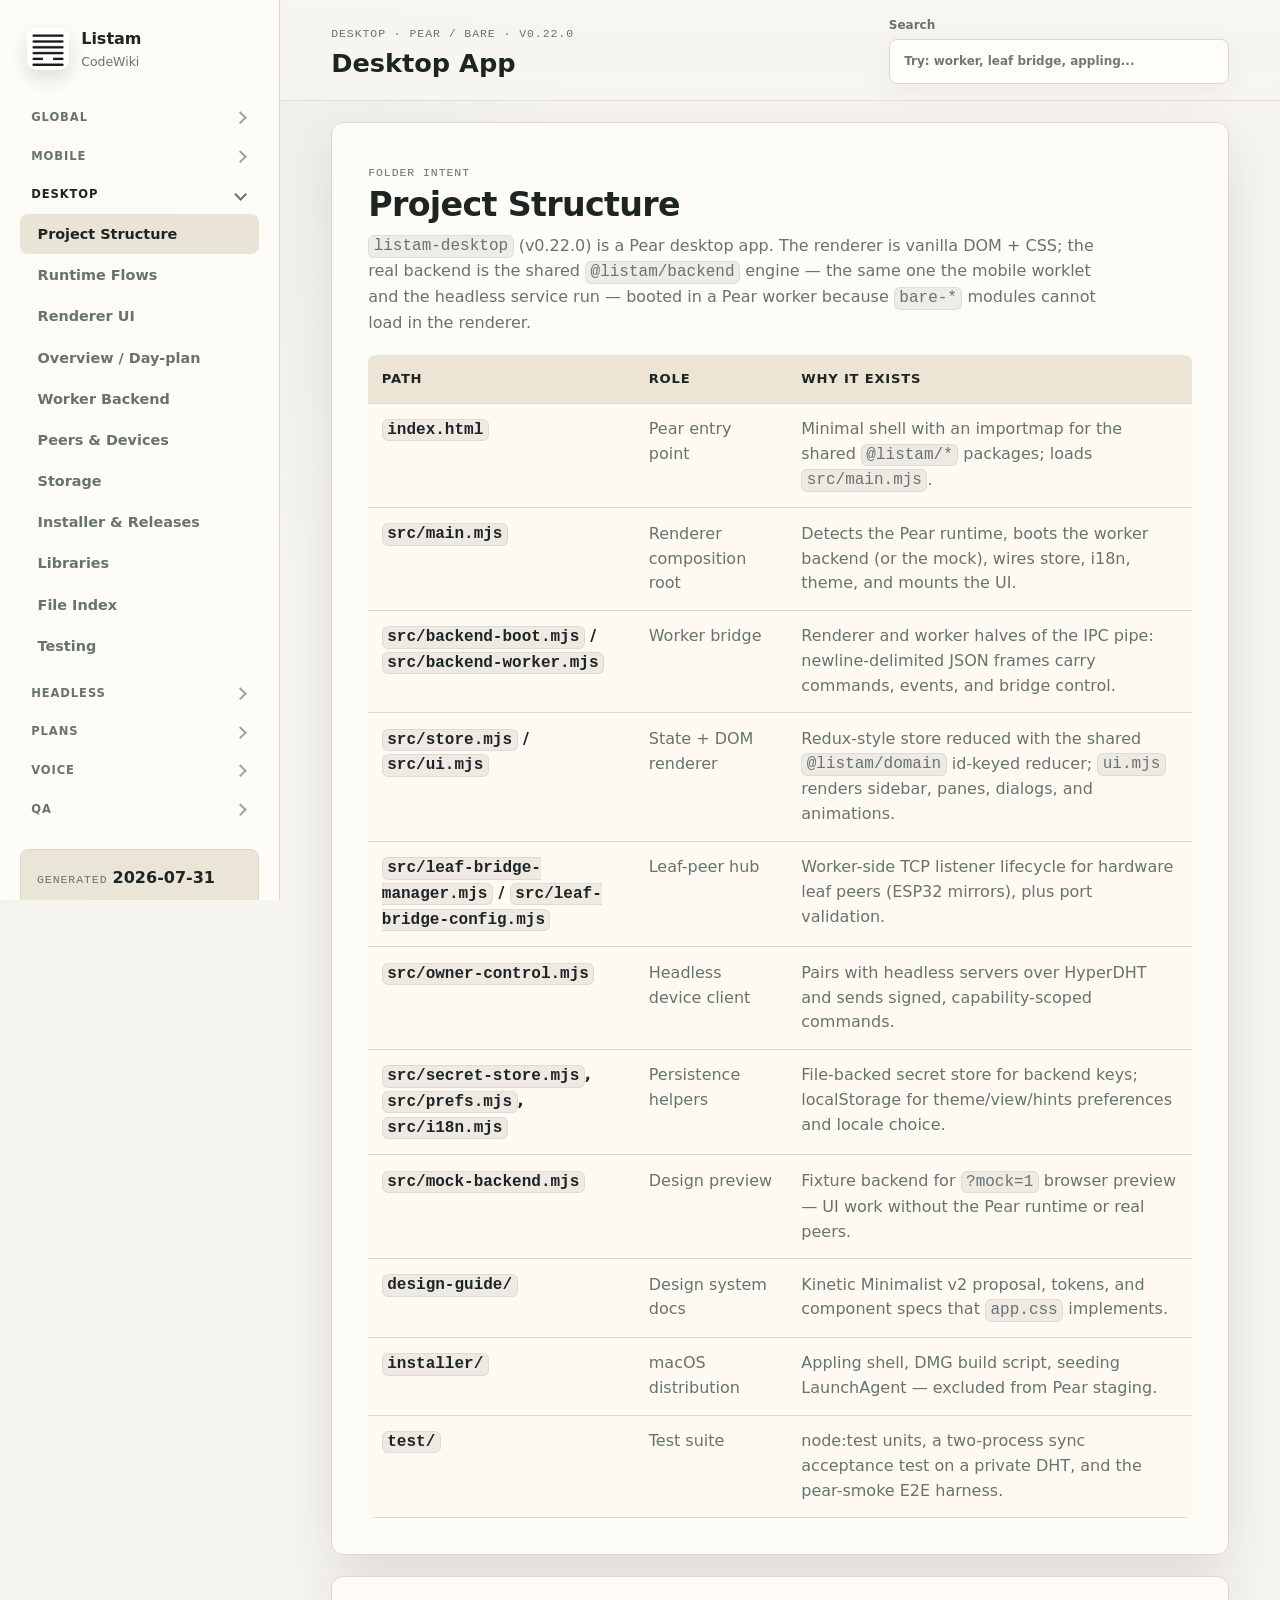
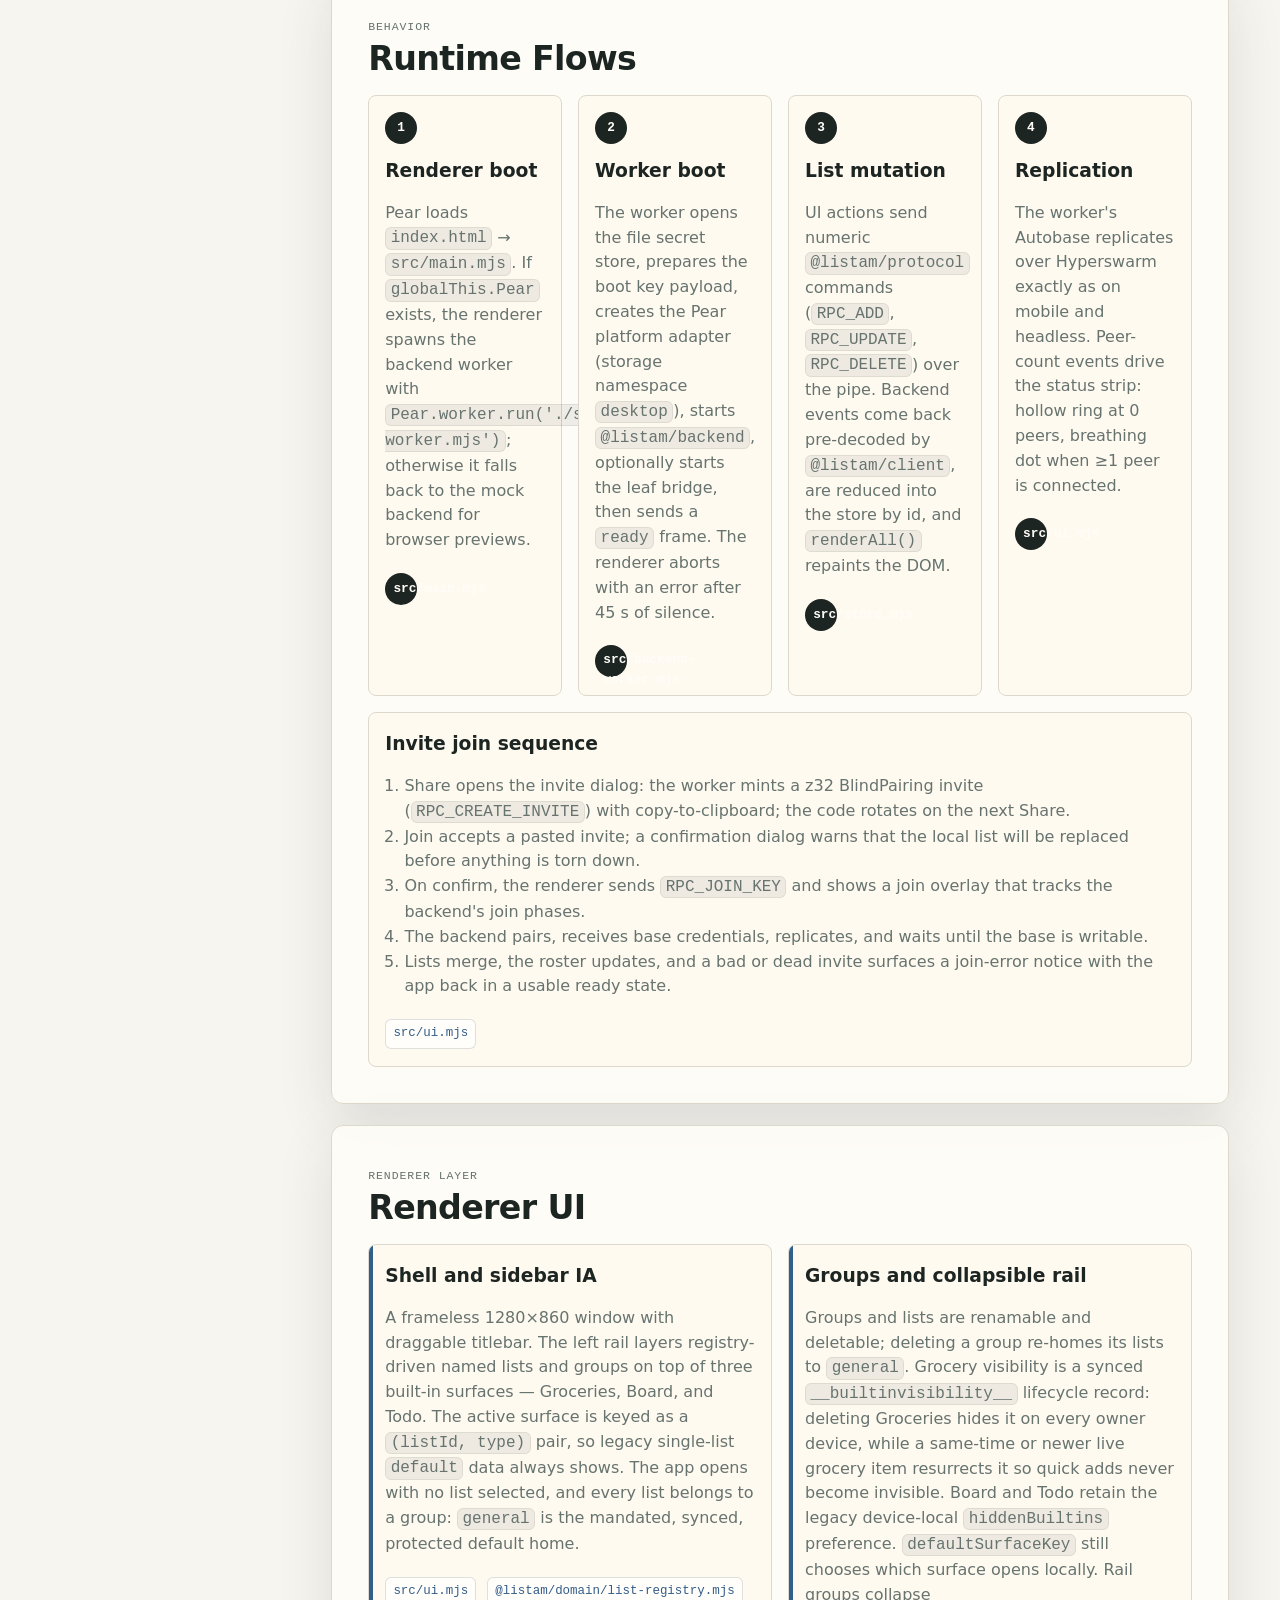
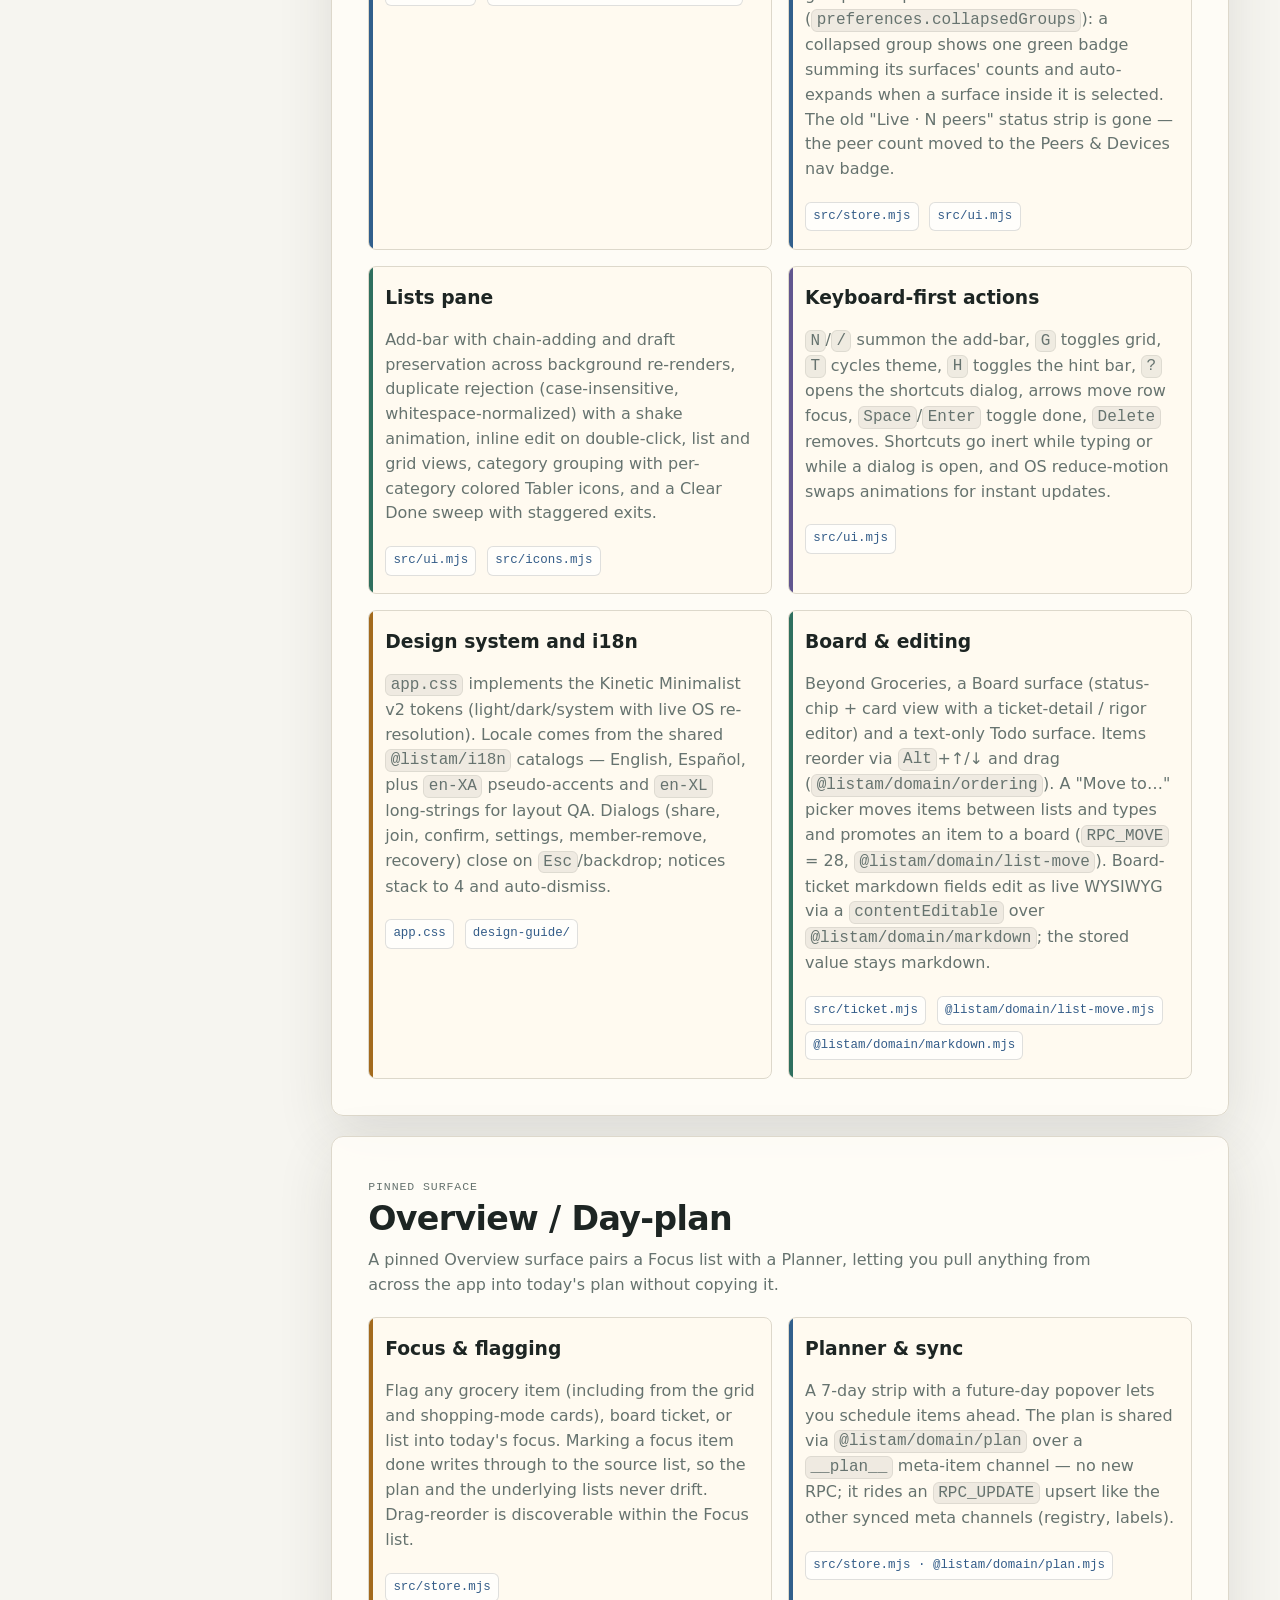
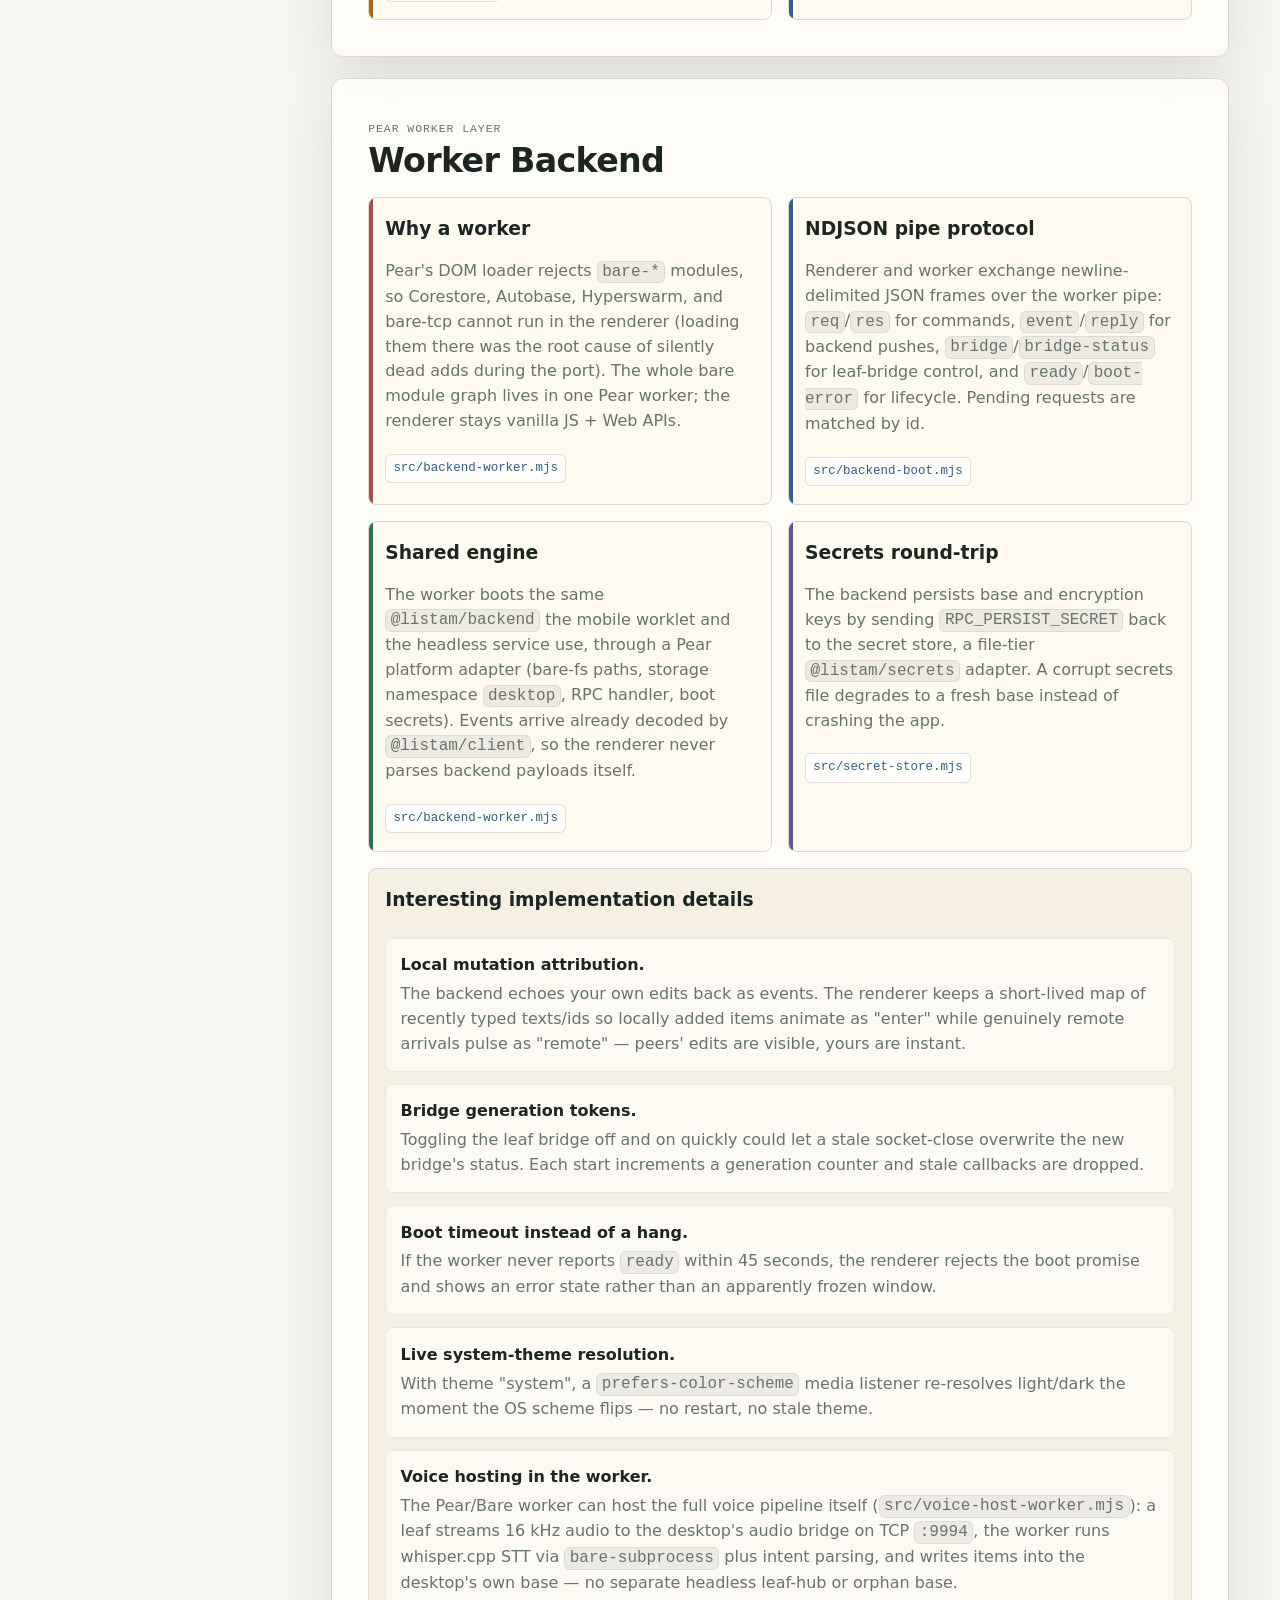
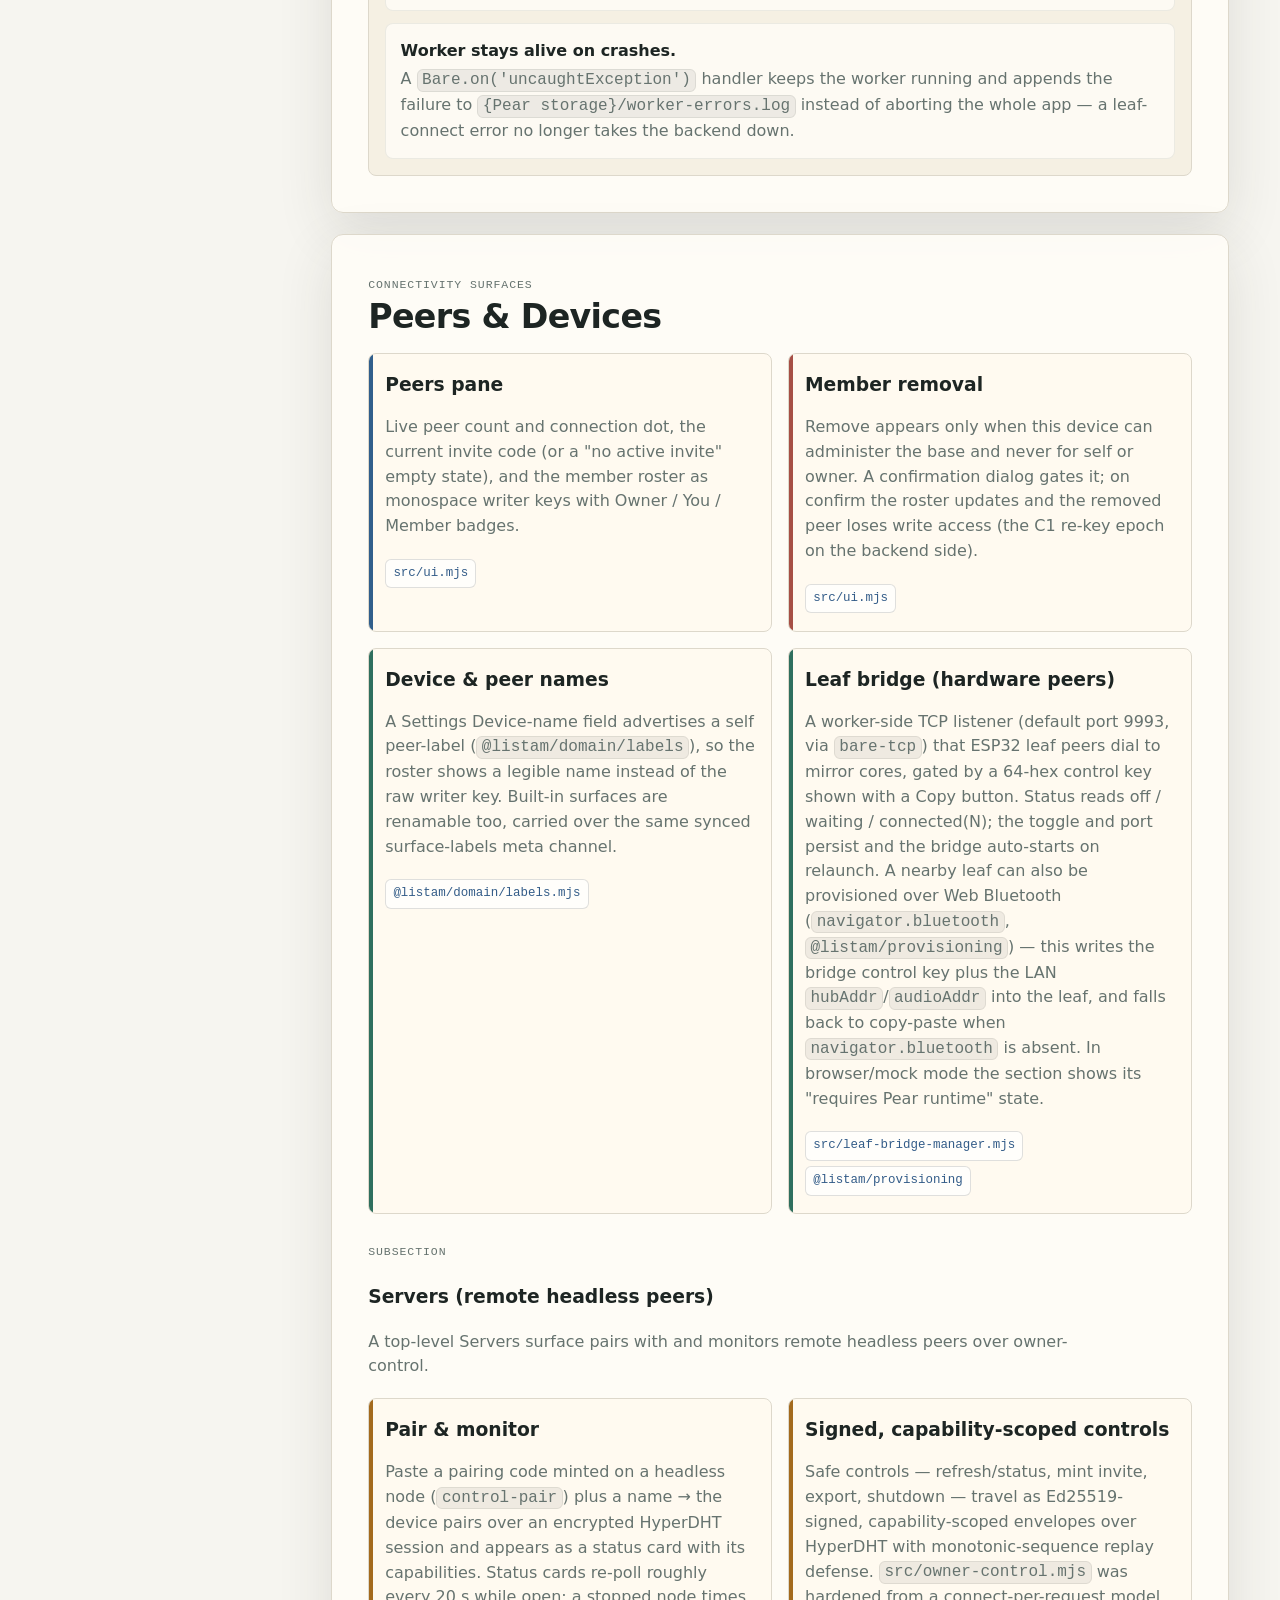
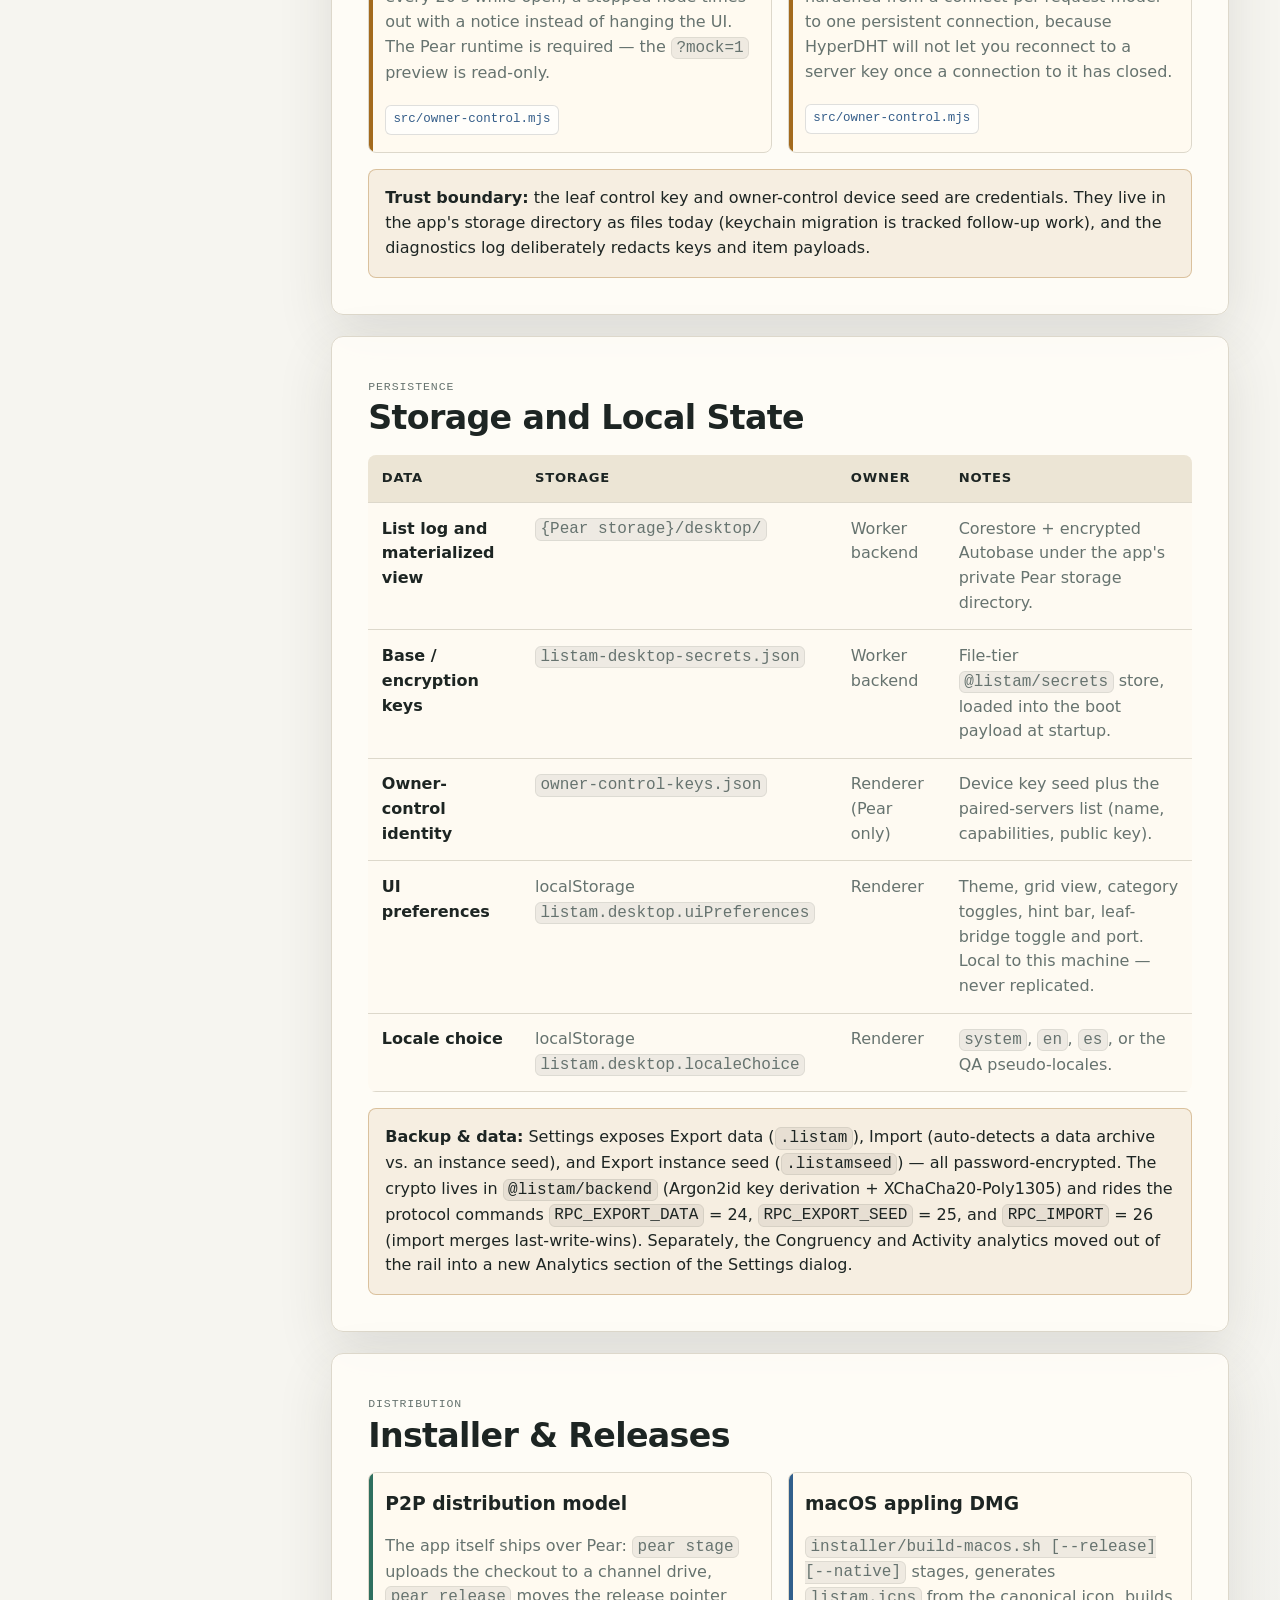
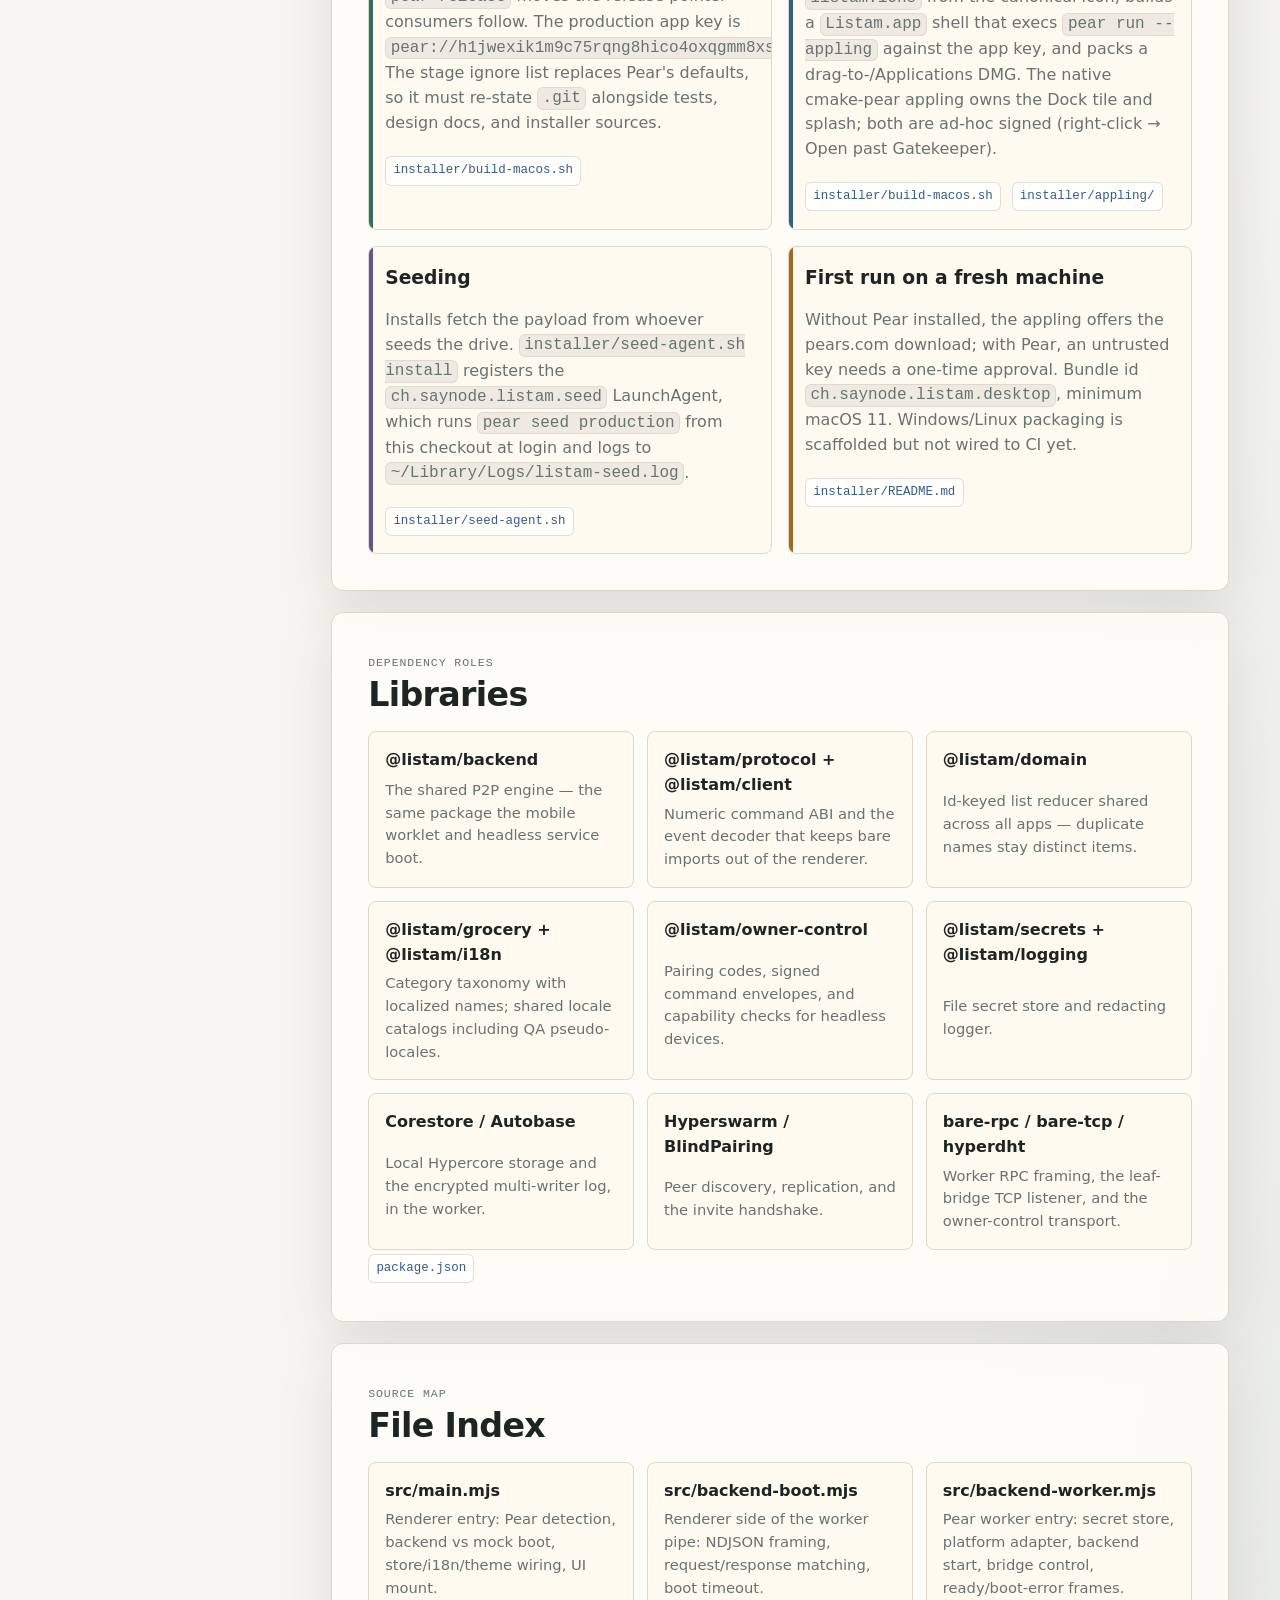
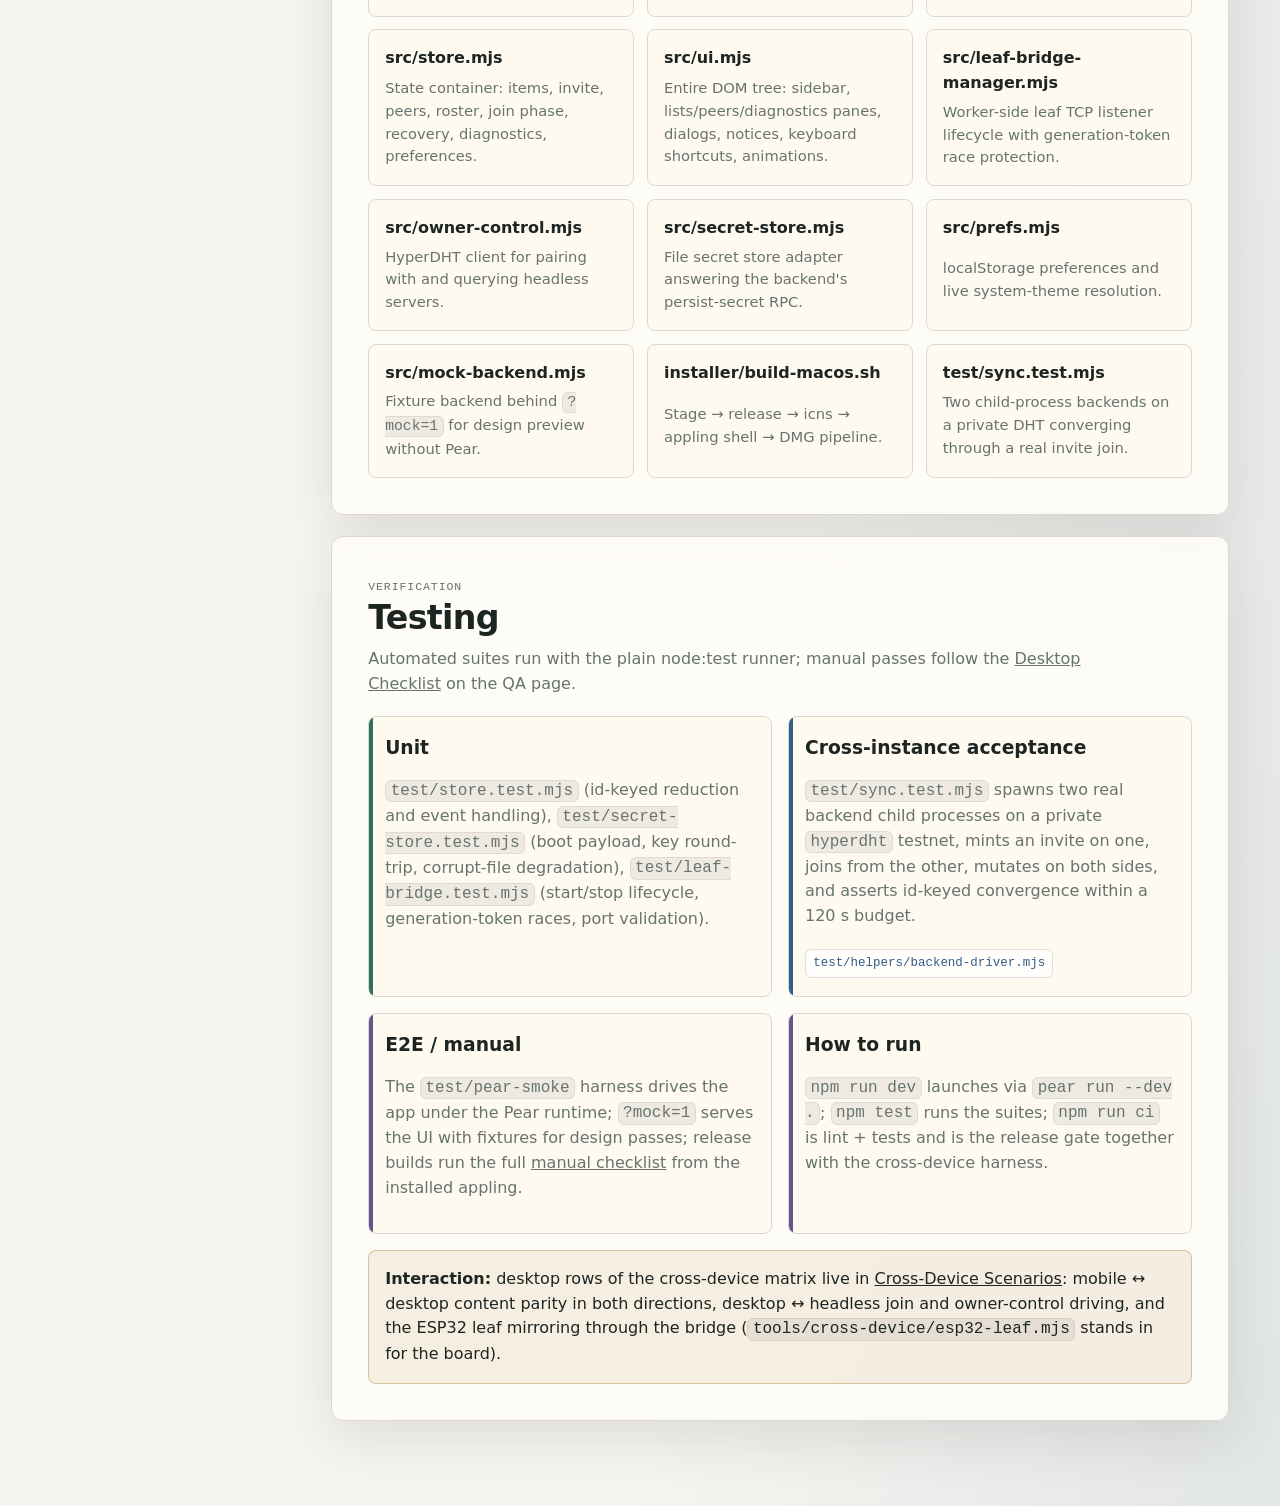
<file: public/wiki/desktop.html>
<!doctype html>
<html lang="en">
  <head>
    <meta charset="utf-8" />
    <meta name="viewport" content="width=device-width, initial-scale=1" />
    <title>Listam CodeWiki — Desktop</title>
    <meta
      name="description"
      content="Desktop-specific documentation for the Listam Pear desktop app."
    />
    <link rel="stylesheet" href="./styles.css" />
  </head>
  <body>
    <div class="shell">
      <aside class="sidebar">
        <a class="brand" href="index.html" aria-label="Listam CodeWiki home">
          <img src="../assets/icon.png" alt="" />
          <span>
            <strong>Listam</strong>
            <small>CodeWiki</small>
          </span>
        </a>

        <nav class="nav" aria-label="Study sections">
          <details class="nav-section">
            <summary class="nav-group">Global</summary>
            <div class="nav-links">
              <a href="/">Main Website</a>
              <a href="index.html#overview">Overview</a>
              <a href="index.html#thesis">Core Thesis</a>
              <a href="index.html#architecture">Architecture</a>
              <a href="index.html#data-model">Data Model</a>
              <a href="index.html#p2p-primitives">P2P Primitives</a>
              <a href="index.html#security">Security</a>
            </div>
          </details>

          <details class="nav-section">
            <summary class="nav-group">Mobile</summary>
            <div class="nav-links">
              <a href="mobile.html#structure">Project Structure</a>
              <a href="mobile.html#runtime">Runtime Flows</a>
              <a href="mobile.html#frontend">Frontend</a>
              <a href="mobile.html#overview">Overview / Day-plan</a>
              <a href="mobile.html#backend">Backend</a>
              <a href="mobile.html#storage">Storage</a>
              <a href="mobile.html#libraries">Libraries</a>
              <a href="mobile.html#quality">Quality Notes</a>
              <a href="mobile.html#study">Study Path</a>
              <a href="mobile.html#file-index">File Index</a>
              <a href="mobile.html#testing">Testing</a>
            </div>
          </details>

          <details class="nav-section" open>
            <summary class="nav-group">Desktop</summary>
            <div class="nav-links">
              <a href="desktop.html#structure">Project Structure</a>
              <a href="desktop.html#runtime">Runtime Flows</a>
              <a href="desktop.html#frontend">Renderer UI</a>
              <a href="desktop.html#overview">Overview / Day-plan</a>
              <a href="desktop.html#backend">Worker Backend</a>
              <a href="desktop.html#devices">Peers &amp; Devices</a>
              <a href="desktop.html#storage">Storage</a>
              <a href="desktop.html#installer">Installer &amp; Releases</a>
              <a href="desktop.html#libraries">Libraries</a>
              <a href="desktop.html#file-index">File Index</a>
              <a href="desktop.html#testing">Testing</a>
            </div>
          </details>

          <details class="nav-section">
            <summary class="nav-group">Headless</summary>
            <div class="nav-links">
              <a href="headless.html#structure">Project Structure</a>
              <a href="headless.html#roles">Roles</a>
              <a href="headless.html#runtime">Runtime Flows</a>
              <a href="headless.html#ops">Control Interface</a>
              <a href="headless.html#provisioning">Leaf Provisioning</a>
              <a href="headless.html#owner-control">Owner Control</a>
              <a href="headless.html#storage">Storage</a>
              <a href="headless.html#installer">Service Installer</a>
              <a href="headless.html#libraries">Libraries</a>
              <a href="headless.html#file-index">File Index</a>
              <a href="headless.html#testing">Testing</a>
            </div>
          </details>

          <details class="nav-section">
            <summary class="nav-group">Plans</summary>
            <div class="nav-links">
              <details class="nav-subsection">
                <summary class="nav-subgroup">
                  <span>Multi-App Plan</span>
                </summary>
                <div class="nav-sublinks">
                  <a href="plans.html#multi-app-plan">Overview</a>
                  <a href="plans.html#review-findings">Review Findings</a>
                  <a href="plans.html#implementation-plans">Implementation Plans</a>
                  <a href="plans.html#lower-severity-items">Lower-Severity Items</a>
                  <a href="plans.html#strategy-improvements">Strategy Improvements</a>
                  <a href="plans.html#shared-test-harness">Shared Test Harness</a>
                  <a href="plans.html#redux-decision">Redux Decision</a>
                  <a href="plans.html#app-targets">App Targets</a>
                  <a href="plans.html#shared-package-plan">Shared Packages</a>
                  <a href="plans.html#state-manager-phase">State Manager</a>
                  <a href="plans.html#technical-architecture-notes">Technical Notes</a>
                  <a href="plans.html#shared-command-event-flow">Command Flow</a>
                  <a href="plans.html#p2p-owner-control">Owner Control</a>
                  <a href="plans.html#headless-first-run">Headless Setup</a>
                  <a href="plans.html#headless-co-invite">Co-Invite Flow</a>
                  <a href="plans.html#logging-strategy">Logging</a>
                  <a href="plans.html#development-peer-log-flow">Peer Log Flow</a>
                  <a href="plans.html#logging-controls">Logging Controls</a>
                  <a href="plans.html#secret-storage-plan">Secret Storage</a>
                  <a href="plans.html#implementation-hardening">Hardening</a>
                  <a href="plans.html#implementation-constraints">Constraints</a>
                  <a href="plans.html#future-direction">Future Direction</a>
                  <a href="plans.html#test-plan">Test Plan</a>
                  <a href="plans.html#assumptions">Assumptions</a>
                </div>
              </details>
              <details class="nav-subsection">
                <summary class="nav-subgroup">
                  <span>Dark Theme</span>
                </summary>
                <div class="nav-sublinks">
                  <a href="plans.html#dark-theme-plan">Overview</a>
                  <a href="plans.html#dark-theme-tokens">Token Model</a>
                  <a href="plans.html#dark-theme-palette">Palette</a>
                  <a href="plans.html#dark-theme-rules">Hard Rules</a>
                  <a href="plans.html#dark-theme-switching">Theme Switching</a>
                  <a href="plans.html#dark-theme-rollout">Rollout</a>
                </div>
              </details>
              <details class="nav-subsection">
                <summary class="nav-subgroup">
                  <span>Leaf Peer (ESP32)</span>
                </summary>
                <div class="nav-sublinks">
                  <a href="plans.html#leaf-peer-plan">Overview</a>
                  <a href="plans.html#leaf-architecture">Architecture</a>
                  <a href="plans.html#leaf-builds">Builds &amp; Flash</a>
                  <a href="plans.html#leaf-provisioning">Provisioning &amp; Roaming</a>
                  <a href="plans.html#leaf-persistence">Flash Persistence</a>
                  <a href="plans.html#leaf-vendored">Vendored Crates</a>
                  <a href="plans.html#leaf-peripherals">Peripherals</a>
                  <a href="plans.html#leaf-voice">Voice Plan</a>
                  <a href="plans.html#leaf-roadmap">Next Steps</a>
                </div>
              </details>
              <details class="nav-subsection">
                <summary class="nav-subgroup">
                  <span>Kanban Boards</span>
                </summary>
                <div class="nav-sublinks">
                  <a href="plans.html#kanban-plan">Overview</a>
                  <a href="plans.html#kanban-product-rules">Product Rules</a>
                  <a href="plans.html#kanban-architecture">Architecture</a>
                  <a href="plans.html#kanban-data-model">Ticket Data Model</a>
                  <a href="plans.html#kanban-board-config">Board Config</a>
                  <a href="plans.html#kanban-domain-logic">Domain Logic</a>
                  <a href="plans.html#kanban-backend">Backend Changes</a>
                  <a href="plans.html#kanban-desktop-ui">Desktop UI</a>
                  <a href="plans.html#kanban-additions">Other Additions</a>
                  <a href="plans.html#kanban-testing">Testing &amp; Verification</a>
                  <a href="plans.html#kanban-build-order">Build Order</a>
                </div>
              </details>
              <details class="nav-subsection">
                <summary class="nav-subgroup">
                  <span>Mobile Kanban</span>
                </summary>
                <div class="nav-sublinks">
                  <a href="plans.html#mobile-kanban-plan">Overview</a>
                  <a href="plans.html#mobile-kanban-decisions">Key Decisions</a>
                  <a href="plans.html#mobile-kanban-registry">List Registry</a>
                  <a href="plans.html#mobile-kanban-state">Mobile State</a>
                  <a href="plans.html#mobile-kanban-nav">Navigation &amp; Gestures</a>
                  <a href="plans.html#mobile-kanban-screens">Kanban Screens</a>
                  <a href="plans.html#mobile-kanban-i18n">i18n &amp; Theme</a>
                  <a href="plans.html#mobile-kanban-testing">Testing &amp; Verification</a>
                  <a href="plans.html#mobile-kanban-risks">Risks &amp; Edge Cases</a>
                  <a href="plans.html#mobile-kanban-build-order">Build Order</a>
                </div>
              </details>
            </div>
          </details>

          <details class="nav-section">
            <summary class="nav-group">Voice</summary>
            <div class="nav-links">
              <a href="voice.html#overview">Overview</a>
              <a href="voice.html#architecture">Architecture</a>
              <a href="voice.html#wake-words">Wake Words</a>
              <a href="voice.html#commands">Commands</a>
              <a href="voice.html#notetaker">Notetaker</a>
              <a href="voice.html#dataset">Training Dataset</a>
              <a href="voice.html#stt">Speech-to-Text</a>
              <a href="voice.html#led">LED Feedback</a>
              <a href="voice.html#status">Status</a>
            </div>
          </details>

          <details class="nav-section">
            <summary class="nav-group">QA</summary>
            <div class="nav-links">
              <a href="qa.html#qa-overview">Release QA Overview</a>
              <a href="qa.html#qa-smoke">Smoke Matrix</a>
              <a href="qa.html#qa-mobile">Mobile Checklist</a>
              <a href="qa.html#qa-desktop">Desktop Checklist</a>
              <a href="qa.html#qa-headless">Headless Checklist</a>
              <a href="qa.html#qa-voice">Voice Checklist</a>
              <a href="qa.html#qa-cross-device">Cross-Device Scenarios</a>
              <a href="qa.html#qa-release">Release Gate</a>
            </div>
          </details>
        </nav>

        <div class="sidebar-card">
          <span class="eyebrow">Generated</span>
          <strong>2026-07-31</strong>
          <p>Multi-app wiki: the mobile, desktop, and headless apps plus plans, phases, and release QA.</p>
        </div>
      </aside>

      <main class="content">
        <header class="topbar">
          <div>
            <span class="eyebrow">Desktop · Pear / Bare · v<span data-fact="version:listam-desktop">0.22.0</span></span>
            <h1>Desktop App</h1>
          </div>
          <label class="search">
            <span>Search</span>
            <input id="site-search" type="search" placeholder="Try: worker, leaf bridge, appling..." />
          </label>
        </header>

        <section id="structure" class="page page-searchable">
          <div class="section-heading">
            <span class="eyebrow">Folder intent</span>
            <h2>Project Structure</h2>
            <p class="section-lede">
              <code>listam-desktop</code> (v<span data-fact="version:listam-desktop">0.22.0</span>) is a Pear desktop app. The renderer is vanilla
              DOM + CSS; the real backend is the shared <code>@listam/backend</code> engine — the
              same one the mobile worklet and the headless service run — booted in a Pear worker
              because <code>bare-*</code> modules cannot load in the renderer.
            </p>
          </div>

          <table class="info-table">
            <thead>
              <tr>
                <th>Path</th>
                <th>Role</th>
                <th>Why it exists</th>
              </tr>
            </thead>
            <tbody>
              <tr>
                <td><code>index.html</code></td>
                <td>Pear entry point</td>
                <td>Minimal shell with an importmap for the shared <code>@listam/*</code> packages; loads <code>src/main.mjs</code>.</td>
              </tr>
              <tr>
                <td><code>src/main.mjs</code></td>
                <td>Renderer composition root</td>
                <td>Detects the Pear runtime, boots the worker backend (or the mock), wires store, i18n, theme, and mounts the UI.</td>
              </tr>
              <tr>
                <td><code>src/backend-boot.mjs</code> / <code>src/backend-worker.mjs</code></td>
                <td>Worker bridge</td>
                <td>Renderer and worker halves of the IPC pipe: newline-delimited JSON frames carry commands, events, and bridge control.</td>
              </tr>
              <tr>
                <td><code>src/store.mjs</code> / <code>src/ui.mjs</code></td>
                <td>State + DOM renderer</td>
                <td>Redux-style store reduced with the shared <code>@listam/domain</code> id-keyed reducer; <code>ui.mjs</code> renders sidebar, panes, dialogs, and animations.</td>
              </tr>
              <tr>
                <td><code>src/leaf-bridge-manager.mjs</code> / <code>src/leaf-bridge-config.mjs</code></td>
                <td>Leaf-peer hub</td>
                <td>Worker-side TCP listener lifecycle for hardware leaf peers (ESP32 mirrors), plus port validation.</td>
              </tr>
              <tr>
                <td><code>src/owner-control.mjs</code></td>
                <td>Headless device client</td>
                <td>Pairs with headless servers over HyperDHT and sends signed, capability-scoped commands.</td>
              </tr>
              <tr>
                <td><code>src/secret-store.mjs</code>, <code>src/prefs.mjs</code>, <code>src/i18n.mjs</code></td>
                <td>Persistence helpers</td>
                <td>File-backed secret store for backend keys; localStorage for theme/view/hints preferences and locale choice.</td>
              </tr>
              <tr>
                <td><code>src/mock-backend.mjs</code></td>
                <td>Design preview</td>
                <td>Fixture backend for <code>?mock=1</code> browser preview — UI work without the Pear runtime or real peers.</td>
              </tr>
              <tr>
                <td><code>design-guide/</code></td>
                <td>Design system docs</td>
                <td>Kinetic Minimalist v2 proposal, tokens, and component specs that <code>app.css</code> implements.</td>
              </tr>
              <tr>
                <td><code>installer/</code></td>
                <td>macOS distribution</td>
                <td>Appling shell, DMG build script, seeding LaunchAgent — excluded from Pear staging.</td>
              </tr>
              <tr>
                <td><code>test/</code></td>
                <td>Test suite</td>
                <td>node:test units, a two-process sync acceptance test on a private DHT, and the pear-smoke E2E harness.</td>
              </tr>
            </tbody>
          </table>
        </section>

        <section id="runtime" class="page page-searchable">
          <div class="section-heading">
            <span class="eyebrow">Behavior</span>
            <h2>Runtime Flows</h2>
          </div>

          <div class="flow">
            <div>
              <span>1</span>
              <h3>Renderer boot</h3>
              <p>
                Pear loads <code>index.html</code> → <code>src/main.mjs</code>. If
                <code>globalThis.Pear</code> exists, the renderer spawns the backend worker with
                <code>Pear.worker.run('./src/backend-worker.mjs')</code>; otherwise it falls back to
                the mock backend for browser previews.
              </p>
              <span class="source">src/main.mjs</span>
            </div>
            <div>
              <span>2</span>
              <h3>Worker boot</h3>
              <p>
                The worker opens the file secret store, prepares the boot key payload, creates the
                Pear platform adapter (storage namespace <code>desktop</code>), starts
                <code>@listam/backend</code>, optionally starts the leaf bridge, then sends a
                <code>ready</code> frame. The renderer aborts with an error after 45&nbsp;s of silence.
              </p>
              <span class="source">src/backend-worker.mjs</span>
            </div>
            <div>
              <span>3</span>
              <h3>List mutation</h3>
              <p>
                UI actions send numeric <code>@listam/protocol</code> commands
                (<code>RPC_ADD</code>, <code>RPC_UPDATE</code>, <code>RPC_DELETE</code>) over the
                pipe. Backend events come back pre-decoded by <code>@listam/client</code>, are
                reduced into the store by id, and <code>renderAll()</code> repaints the DOM.
              </p>
              <span class="source">src/store.mjs</span>
            </div>
            <div>
              <span>4</span>
              <h3>Replication</h3>
              <p>
                The worker's Autobase replicates over Hyperswarm exactly as on mobile and headless.
                Peer-count events drive the status strip: hollow ring at 0 peers, breathing dot when
                ≥1 peer is connected.
              </p>
              <span class="source">src/ui.mjs</span>
            </div>
          </div>

          <div class="sequence">
            <h3>Invite join sequence</h3>
            <ol>
              <li>Share opens the invite dialog: the worker mints a z32 BlindPairing invite (<code>RPC_CREATE_INVITE</code>) with copy-to-clipboard; the code rotates on the next Share.</li>
              <li>Join accepts a pasted invite; a confirmation dialog warns that the local list will be replaced before anything is torn down.</li>
              <li>On confirm, the renderer sends <code>RPC_JOIN_KEY</code> and shows a join overlay that tracks the backend's join phases.</li>
              <li>The backend pairs, receives base credentials, replicates, and waits until the base is writable.</li>
              <li>Lists merge, the roster updates, and a bad or dead invite surfaces a join-error notice with the app back in a usable ready state.</li>
            </ol>
            <span class="source">src/ui.mjs</span>
          </div>
        </section>

        <section id="frontend" class="page page-searchable">
          <div class="section-heading">
            <span class="eyebrow">Renderer layer</span>
            <h2>Renderer UI</h2>
          </div>

          <div class="grid two">
            <article class="card accent-blue">
              <h3>Shell and sidebar IA</h3>
              <p>
                A frameless 1280×860 window with draggable titlebar. The left rail layers
                registry-driven named lists and groups on top of three built-in surfaces —
                Groceries, Board, and Todo. The active surface is keyed as a
                <code>(listId, type)</code> pair, so legacy single-list <code>default</code> data
                always shows. The app opens with no list selected, and every list belongs to a
                group: <code>general</code> is the mandated, synced, protected default home.
              </p>
              <span class="source">src/ui.mjs</span>
              <span class="source">@listam/domain/list-registry.mjs</span>
            </article>
            <article class="card accent-blue">
              <h3>Groups and collapsible rail</h3>
              <p>
                Groups and lists are renamable and deletable; deleting a group re-homes its lists to
                <code>general</code>. Grocery visibility is a synced
                <code>__builtinvisibility__</code> lifecycle record: deleting Groceries hides it on
                every owner device, while a same-time or newer live grocery item resurrects it so
                quick adds never become invisible. Board and Todo retain the legacy device-local
                <code>hiddenBuiltins</code> preference. <code>defaultSurfaceKey</code> still chooses
                which surface opens locally. Rail groups collapse
                (<code>preferences.collapsedGroups</code>): a collapsed group shows one green badge
                summing its surfaces' counts and auto-expands when a surface inside it is selected.
                The old "Live · N peers" status strip is gone — the peer count moved to the Peers
                &amp; Devices nav badge.
              </p>
              <span class="source">src/store.mjs</span>
              <span class="source">src/ui.mjs</span>
            </article>
            <article class="card accent-green">
              <h3>Lists pane</h3>
              <p>
                Add-bar with chain-adding and draft preservation across background re-renders,
                duplicate rejection (case-insensitive, whitespace-normalized) with a shake
                animation, inline edit on double-click, list and grid views, category grouping with
                per-category colored Tabler icons, and a Clear Done sweep with staggered exits.
              </p>
              <span class="source">src/ui.mjs</span>
              <span class="source">src/icons.mjs</span>
            </article>
            <article class="card">
              <h3>Keyboard-first actions</h3>
              <p>
                <code>N</code>/<code>/</code> summon the add-bar, <code>G</code> toggles grid,
                <code>T</code> cycles theme, <code>H</code> toggles the hint bar, <code>?</code>
                opens the shortcuts dialog, arrows move row focus, <code>Space</code>/<code>Enter</code>
                toggle done, <code>Delete</code> removes. Shortcuts go inert while typing or while a
                dialog is open, and OS reduce-motion swaps animations for instant updates.
              </p>
              <span class="source">src/ui.mjs</span>
            </article>
            <article class="card accent-amber">
              <h3>Design system and i18n</h3>
              <p>
                <code>app.css</code> implements the Kinetic Minimalist v2 tokens (light/dark/system
                with live OS re-resolution). Locale comes from the shared <code>@listam/i18n</code>
                catalogs — English, Español, plus <code>en-XA</code> pseudo-accents and
                <code>en-XL</code> long-strings for layout QA. Dialogs (share, join, confirm,
                settings, member-remove, recovery) close on <code>Esc</code>/backdrop; notices stack
                to 4 and auto-dismiss.
              </p>
              <span class="source">app.css</span>
              <span class="source">design-guide/</span>
            </article>
            <article class="card accent-green">
              <h3>Board &amp; editing</h3>
              <p>
                Beyond Groceries, a Board surface (status-chip + card view with a ticket-detail /
                rigor editor) and a text-only Todo surface. Items reorder via <code>Alt</code>+↑/↓
                and drag (<code>@listam/domain/ordering</code>). A "Move to…" picker moves items
                between lists and types and promotes an item to a board
                (<code>RPC_MOVE</code> = 28, <code>@listam/domain/list-move</code>). Board-ticket
                markdown fields edit as live WYSIWYG via a <code>contentEditable</code> over
                <code>@listam/domain/markdown</code>; the stored value stays markdown.
              </p>
              <span class="source">src/ticket.mjs</span>
              <span class="source">@listam/domain/list-move.mjs</span>
              <span class="source">@listam/domain/markdown.mjs</span>
            </article>
          </div>
        </section>

        <section id="overview" class="page page-searchable">
          <div class="section-heading">
            <span class="eyebrow">Pinned surface</span>
            <h2>Overview / Day-plan</h2>
            <p class="section-lede">
              A pinned Overview surface pairs a Focus list with a Planner, letting you pull anything
              from across the app into today's plan without copying it.
            </p>
          </div>

          <div class="grid two">
            <article class="card accent-amber">
              <h3>Focus &amp; flagging</h3>
              <p>
                Flag any grocery item (including from the grid and shopping-mode cards), board
                ticket, or list into today's focus. Marking a focus item done writes through to the
                source list, so the plan and the underlying lists never drift. Drag-reorder is
                discoverable within the Focus list.
              </p>
              <span class="source">src/store.mjs</span>
            </article>
            <article class="card accent-blue">
              <h3>Planner &amp; sync</h3>
              <p>
                A 7-day strip with a future-day popover lets you schedule items ahead. The plan is
                shared via <code>@listam/domain/plan</code> over a <code>__plan__</code> meta-item
                channel — no new RPC; it rides an <code>RPC_UPDATE</code> upsert like the other
                synced meta channels (registry, labels).
              </p>
              <span class="source">src/store.mjs · @listam/domain/plan.mjs</span>
            </article>
          </div>
        </section>

        <section id="backend" class="page page-searchable">
          <div class="section-heading">
            <span class="eyebrow">Pear worker layer</span>
            <h2>Worker Backend</h2>
          </div>

          <div class="grid two">
            <article class="card accent-red">
              <h3>Why a worker</h3>
              <p>
                Pear's DOM loader rejects <code>bare-*</code> modules, so Corestore, Autobase,
                Hyperswarm, and bare-tcp cannot run in the renderer (loading them there was the root
                cause of silently dead adds during the port). The whole bare module graph lives in
                one Pear worker; the renderer stays vanilla JS + Web APIs.
              </p>
              <span class="source">src/backend-worker.mjs</span>
            </article>
            <article class="card accent-blue">
              <h3>NDJSON pipe protocol</h3>
              <p>
                Renderer and worker exchange newline-delimited JSON frames over the worker pipe:
                <code>req</code>/<code>res</code> for commands, <code>event</code>/<code>reply</code>
                for backend pushes, <code>bridge</code>/<code>bridge-status</code> for leaf-bridge
                control, and <code>ready</code>/<code>boot-error</code> for lifecycle. Pending
                requests are matched by id.
              </p>
              <span class="source">src/backend-boot.mjs</span>
            </article>
            <article class="card accent-green">
              <h3>Shared engine</h3>
              <p>
                The worker boots the same <code>@listam/backend</code> the mobile worklet and the
                headless service use, through a Pear platform adapter (bare-fs paths, storage
                namespace <code>desktop</code>, RPC handler, boot secrets). Events arrive already
                decoded by <code>@listam/client</code>, so the renderer never parses backend
                payloads itself.
              </p>
              <span class="source">src/backend-worker.mjs</span>
            </article>
            <article class="card">
              <h3>Secrets round-trip</h3>
              <p>
                The backend persists base and encryption keys by sending
                <code>RPC_PERSIST_SECRET</code> back to the secret store, a file-tier
                <code>@listam/secrets</code> adapter. A corrupt secrets file degrades to a fresh
                base instead of crashing the app.
              </p>
              <span class="source">src/secret-store.mjs</span>
            </article>
          </div>

          <div class="detail-list">
            <h3>Interesting implementation details</h3>
            <div>
              <strong>Local mutation attribution.</strong>
              <p>
                The backend echoes your own edits back as events. The renderer keeps a short-lived
                map of recently typed texts/ids so locally added items animate as "enter" while
                genuinely remote arrivals pulse as "remote" — peers' edits are visible, yours are
                instant.
              </p>
            </div>
            <div>
              <strong>Bridge generation tokens.</strong>
              <p>
                Toggling the leaf bridge off and on quickly could let a stale socket-close overwrite
                the new bridge's status. Each start increments a generation counter and stale
                callbacks are dropped.
              </p>
            </div>
            <div>
              <strong>Boot timeout instead of a hang.</strong>
              <p>
                If the worker never reports <code>ready</code> within 45 seconds, the renderer
                rejects the boot promise and shows an error state rather than an apparently frozen
                window.
              </p>
            </div>
            <div>
              <strong>Live system-theme resolution.</strong>
              <p>
                With theme "system", a <code>prefers-color-scheme</code> media listener re-resolves
                light/dark the moment the OS scheme flips — no restart, no stale theme.
              </p>
            </div>
            <div>
              <strong>Voice hosting in the worker.</strong>
              <p>
                The Pear/Bare worker can host the full voice pipeline itself
                (<code>src/voice-host-worker.mjs</code>): a leaf streams 16&nbsp;kHz audio to the
                desktop's audio bridge on TCP&nbsp;<code>:9994</code>, the worker runs
                whisper.cpp STT via <code>bare-subprocess</code> plus intent parsing, and writes
                items into the desktop's own base — no separate headless leaf-hub or orphan base.
              </p>
            </div>
            <div>
              <strong>Worker stays alive on crashes.</strong>
              <p>
                A <code>Bare.on('uncaughtException')</code> handler keeps the worker running and
                appends the failure to <code>{Pear storage}/worker-errors.log</code> instead of
                aborting the whole app — a leaf-connect error no longer takes the backend down.
              </p>
            </div>
          </div>
        </section>

        <section id="devices" class="page page-searchable">
          <div class="section-heading">
            <span class="eyebrow">Connectivity surfaces</span>
            <h2>Peers &amp; Devices</h2>
          </div>

          <div class="grid two">
            <article class="card accent-blue">
              <h3>Peers pane</h3>
              <p>
                Live peer count and connection dot, the current invite code (or a "no active
                invite" empty state), and the member roster as monospace writer keys with
                Owner / You / Member badges.
              </p>
              <span class="source">src/ui.mjs</span>
            </article>
            <article class="card accent-red">
              <h3>Member removal</h3>
              <p>
                Remove appears only when this device can administer the base and never for self or
                owner. A confirmation dialog gates it; on confirm the roster updates and the removed
                peer loses write access (the C1 re-key epoch on the backend side).
              </p>
              <span class="source">src/ui.mjs</span>
            </article>
            <article class="card accent-green">
              <h3>Device &amp; peer names</h3>
              <p>
                A Settings Device-name field advertises a self peer-label
                (<code>@listam/domain/labels</code>), so the roster shows a legible name instead of
                the raw writer key. Built-in surfaces are renamable too, carried over the same
                synced surface-labels meta channel.
              </p>
              <span class="source">@listam/domain/labels.mjs</span>
            </article>
            <article class="card accent-green">
              <h3>Leaf bridge (hardware peers)</h3>
              <p>
                A worker-side TCP listener (default port 9993, via <code>bare-tcp</code>) that
                ESP32 leaf peers dial to mirror cores, gated by a 64-hex control key shown with a
                Copy button. Status reads off / waiting / connected(N); the toggle and port persist
                and the bridge auto-starts on relaunch. A nearby leaf can also be provisioned over
                Web Bluetooth (<code>navigator.bluetooth</code>, <code>@listam/provisioning</code>)
                — this writes the bridge control key plus the LAN <code>hubAddr</code>/<code>audioAddr</code>
                into the leaf, and falls back to copy-paste when <code>navigator.bluetooth</code> is
                absent. In browser/mock mode the section shows its "requires Pear runtime" state.
              </p>
              <span class="source">src/leaf-bridge-manager.mjs</span>
              <span class="source">@listam/provisioning</span>
            </article>
          </div>

          <div class="section-heading" style="margin-top: 1.5rem;">
            <span class="eyebrow">Subsection</span>
            <h3>Servers (remote headless peers)</h3>
            <p class="section-lede">
              A top-level Servers surface pairs with and monitors remote headless peers over
              owner-control.
            </p>
          </div>

          <div class="grid two">
            <article class="card accent-amber">
              <h3>Pair &amp; monitor</h3>
              <p>
                Paste a pairing code minted on a headless node (<code>control-pair</code>) plus a
                name → the device pairs over an encrypted HyperDHT session and appears as a status
                card with its capabilities. Status cards re-poll roughly every 20&nbsp;s while open;
                a stopped node times out with a notice instead of hanging the UI. The Pear runtime
                is required — the <code>?mock=1</code> preview is read-only.
              </p>
              <span class="source">src/owner-control.mjs</span>
            </article>
            <article class="card accent-amber">
              <h3>Signed, capability-scoped controls</h3>
              <p>
                Safe controls — refresh/status, mint invite, export, shutdown — travel as
                Ed25519-signed, capability-scoped envelopes over HyperDHT with monotonic-sequence
                replay defense. <code>src/owner-control.mjs</code> was hardened from a
                connect-per-request model to one persistent connection, because HyperDHT will not
                let you reconnect to a server key once a connection to it has closed.
              </p>
              <span class="source">src/owner-control.mjs</span>
            </article>
          </div>

          <div class="callout">
            <strong>Trust boundary:</strong>
            the leaf control key and owner-control device seed are credentials. They live in the
            app's storage directory as files today (keychain migration is tracked follow-up work),
            and the diagnostics log deliberately redacts keys and item payloads.
          </div>
        </section>

        <section id="storage" class="page page-searchable">
          <div class="section-heading">
            <span class="eyebrow">Persistence</span>
            <h2>Storage and Local State</h2>
          </div>

          <table class="info-table">
            <thead>
              <tr>
                <th>Data</th>
                <th>Storage</th>
                <th>Owner</th>
                <th>Notes</th>
              </tr>
            </thead>
            <tbody>
              <tr>
                <td>List log and materialized view</td>
                <td><code>{Pear storage}/desktop/</code></td>
                <td>Worker backend</td>
                <td>Corestore + encrypted Autobase under the app's private Pear storage directory.</td>
              </tr>
              <tr>
                <td>Base / encryption keys</td>
                <td><code>listam-desktop-secrets.json</code></td>
                <td>Worker backend</td>
                <td>File-tier <code>@listam/secrets</code> store, loaded into the boot payload at startup.</td>
              </tr>
              <tr>
                <td>Owner-control identity</td>
                <td><code>owner-control-keys.json</code></td>
                <td>Renderer (Pear only)</td>
                <td>Device key seed plus the paired-servers list (name, capabilities, public key).</td>
              </tr>
              <tr>
                <td>UI preferences</td>
                <td>localStorage <code>listam.desktop.uiPreferences</code></td>
                <td>Renderer</td>
                <td>Theme, grid view, category toggles, hint bar, leaf-bridge toggle and port. Local to this machine — never replicated.</td>
              </tr>
              <tr>
                <td>Locale choice</td>
                <td>localStorage <code>listam.desktop.localeChoice</code></td>
                <td>Renderer</td>
                <td><code>system</code>, <code>en</code>, <code>es</code>, or the QA pseudo-locales.</td>
              </tr>
            </tbody>
          </table>

          <div class="callout">
            <strong>Backup &amp; data:</strong>
            Settings exposes Export data (<code>.listam</code>), Import (auto-detects a data archive
            vs. an instance seed), and Export instance seed (<code>.listamseed</code>) — all
            password-encrypted. The crypto lives in <code>@listam/backend</code> (Argon2id key
            derivation + XChaCha20-Poly1305) and rides the protocol commands
            <code>RPC_EXPORT_DATA</code> = 24, <code>RPC_EXPORT_SEED</code> = 25, and
            <code>RPC_IMPORT</code> = 26 (import merges last-write-wins). Separately, the Congruency
            and Activity analytics moved out of the rail into a new Analytics section of the
            Settings dialog.
          </div>
        </section>

        <section id="installer" class="page page-searchable">
          <div class="section-heading">
            <span class="eyebrow">Distribution</span>
            <h2>Installer &amp; Releases</h2>
          </div>

          <div class="grid two">
            <article class="card accent-green">
              <h3>P2P distribution model</h3>
              <p>
                The app itself ships over Pear: <code>pear stage</code> uploads the checkout to a
                channel drive, <code>pear release</code> moves the release pointer consumers follow.
                The production app key is
                <code>pear://h1jwexik1m9c75rqng8hico4oxqgmm8xskws684skmjepksq5r3o</code>.
                The stage ignore list replaces Pear's defaults, so it must re-state <code>.git</code>
                alongside tests, design docs, and installer sources.
              </p>
              <span class="source">installer/build-macos.sh</span>
            </article>
            <article class="card accent-blue">
              <h3>macOS appling DMG</h3>
              <p>
                <code>installer/build-macos.sh [--release] [--native]</code> stages, generates
                <code>listam.icns</code> from the canonical icon, builds a <code>Listam.app</code>
                shell that execs <code>pear run --appling</code> against the app key, and packs a
                drag-to-/Applications DMG. The native cmake-pear appling owns the Dock tile and
                splash; both are ad-hoc signed (right-click → Open past Gatekeeper).
              </p>
              <span class="source">installer/build-macos.sh</span>
              <span class="source">installer/appling/</span>
            </article>
            <article class="card">
              <h3>Seeding</h3>
              <p>
                Installs fetch the payload from whoever seeds the drive.
                <code>installer/seed-agent.sh install</code> registers the
                <code>ch.saynode.listam.seed</code> LaunchAgent, which runs
                <code>pear seed production</code> from this checkout at login and logs to
                <code>~/Library/Logs/listam-seed.log</code>.
              </p>
              <span class="source">installer/seed-agent.sh</span>
            </article>
            <article class="card accent-amber">
              <h3>First run on a fresh machine</h3>
              <p>
                Without Pear installed, the appling offers the pears.com download; with Pear, an
                untrusted key needs a one-time approval. Bundle id
                <code>ch.saynode.listam.desktop</code>, minimum macOS 11. Windows/Linux packaging is
                scaffolded but not wired to CI yet.
              </p>
              <span class="source">installer/README.md</span>
            </article>
          </div>
        </section>

        <section id="libraries" class="page page-searchable">
          <div class="section-heading">
            <span class="eyebrow">Dependency roles</span>
            <h2>Libraries</h2>
          </div>

          <div class="library-grid">
            <div><strong>@listam/backend</strong><span>The shared P2P engine — the same package the mobile worklet and headless service boot.</span></div>
            <div><strong>@listam/protocol + @listam/client</strong><span>Numeric command ABI and the event decoder that keeps bare imports out of the renderer.</span></div>
            <div><strong>@listam/domain</strong><span>Id-keyed list reducer shared across all apps — duplicate names stay distinct items.</span></div>
            <div><strong>@listam/grocery + @listam/i18n</strong><span>Category taxonomy with localized names; shared locale catalogs including QA pseudo-locales.</span></div>
            <div><strong>@listam/owner-control</strong><span>Pairing codes, signed command envelopes, and capability checks for headless devices.</span></div>
            <div><strong>@listam/secrets + @listam/logging</strong><span>File secret store and redacting logger.</span></div>
            <div><strong>Corestore / Autobase</strong><span>Local Hypercore storage and the encrypted multi-writer log, in the worker.</span></div>
            <div><strong>Hyperswarm / BlindPairing</strong><span>Peer discovery, replication, and the invite handshake.</span></div>
            <div><strong>bare-rpc / bare-tcp / hyperdht</strong><span>Worker RPC framing, the leaf-bridge TCP listener, and the owner-control transport.</span></div>
          </div>
          <span class="source">package.json</span>
        </section>

        <section id="file-index" class="page page-searchable">
          <div class="section-heading">
            <span class="eyebrow">Source map</span>
            <h2>File Index</h2>
          </div>

          <div class="file-index">
            <a><strong>src/main.mjs</strong><span>Renderer entry: Pear detection, backend vs mock boot, store/i18n/theme wiring, UI mount.</span></a>
            <a><strong>src/backend-boot.mjs</strong><span>Renderer side of the worker pipe: NDJSON framing, request/response matching, boot timeout.</span></a>
            <a><strong>src/backend-worker.mjs</strong><span>Pear worker entry: secret store, platform adapter, backend start, bridge control, ready/boot-error frames.</span></a>
            <a><strong>src/store.mjs</strong><span>State container: items, invite, peers, roster, join phase, recovery, diagnostics, preferences.</span></a>
            <a><strong>src/ui.mjs</strong><span>Entire DOM tree: sidebar, lists/peers/diagnostics panes, dialogs, notices, keyboard shortcuts, animations.</span></a>
            <a><strong>src/leaf-bridge-manager.mjs</strong><span>Worker-side leaf TCP listener lifecycle with generation-token race protection.</span></a>
            <a><strong>src/owner-control.mjs</strong><span>HyperDHT client for pairing with and querying headless servers.</span></a>
            <a><strong>src/secret-store.mjs</strong><span>File secret store adapter answering the backend's persist-secret RPC.</span></a>
            <a><strong>src/prefs.mjs</strong><span>localStorage preferences and live system-theme resolution.</span></a>
            <a><strong>src/mock-backend.mjs</strong><span>Fixture backend behind <code>?mock=1</code> for design preview without Pear.</span></a>
            <a><strong>installer/build-macos.sh</strong><span>Stage → release → icns → appling shell → DMG pipeline.</span></a>
            <a><strong>test/sync.test.mjs</strong><span>Two child-process backends on a private DHT converging through a real invite join.</span></a>
          </div>
        </section>

        <section id="testing" class="page page-searchable">
          <div class="section-heading">
            <span class="eyebrow">Verification</span>
            <h2>Testing</h2>
            <p class="section-lede">
              Automated suites run with the plain node:test runner; manual passes follow the
              <a href="qa.html#qa-desktop">Desktop Checklist</a> on the QA page.
            </p>
          </div>

          <div class="grid two">
            <article class="card accent-green">
              <h3>Unit</h3>
              <p>
                <code>test/store.test.mjs</code> (id-keyed reduction and event handling),
                <code>test/secret-store.test.mjs</code> (boot payload, key round-trip, corrupt-file
                degradation), <code>test/leaf-bridge.test.mjs</code> (start/stop lifecycle,
                generation-token races, port validation).
              </p>
            </article>
            <article class="card accent-blue">
              <h3>Cross-instance acceptance</h3>
              <p>
                <code>test/sync.test.mjs</code> spawns two real backend child processes on a private
                <code>hyperdht</code> testnet, mints an invite on one, joins from the other, mutates
                on both sides, and asserts id-keyed convergence within a 120&nbsp;s budget.
              </p>
              <span class="source">test/helpers/backend-driver.mjs</span>
            </article>
            <article class="card">
              <h3>E2E / manual</h3>
              <p>
                The <code>test/pear-smoke</code> harness drives the app under the Pear runtime;
                <code>?mock=1</code> serves the UI with fixtures for design passes; release builds
                run the full <a href="qa.html#qa-desktop">manual checklist</a> from the installed
                appling.
              </p>
            </article>
            <article class="card">
              <h3>How to run</h3>
              <p>
                <code>npm run dev</code> launches via <code>pear run --dev .</code>;
                <code>npm test</code> runs the suites; <code>npm run ci</code> is lint + tests and
                is the release gate together with the cross-device harness.
              </p>
            </article>
          </div>

          <div class="callout">
            <strong>Interaction:</strong>
            desktop rows of the cross-device matrix live in
            <a href="qa.html#qa-cross-device">Cross-Device Scenarios</a>: mobile ↔ desktop content
            parity in both directions, desktop ↔ headless join and owner-control driving, and the
            ESP32 leaf mirroring through the bridge (<code>tools/cross-device/esp32-leaf.mjs</code>
            stands in for the board).
          </div>
        </section>
      </main>
    </div>

    <script src="./script.js?v=wiki-pages"></script>
  </body>
</html>
</file>
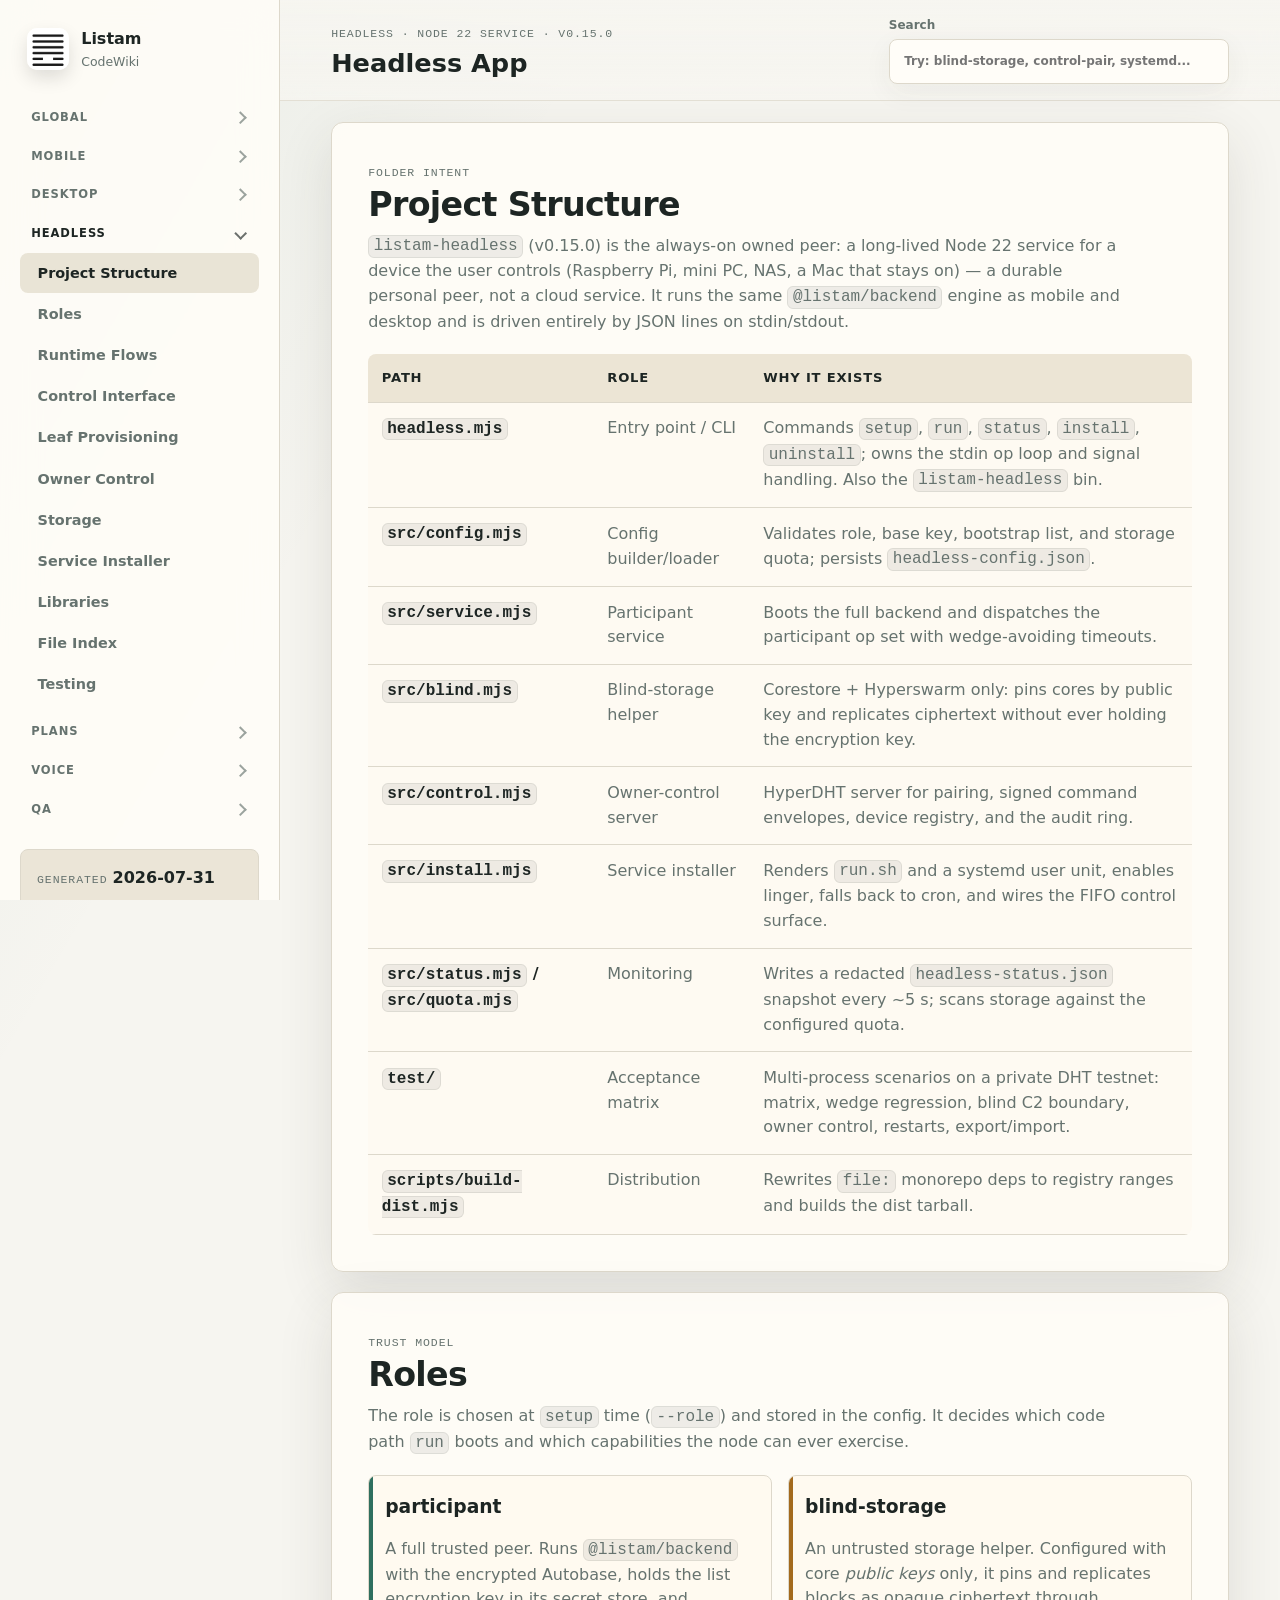
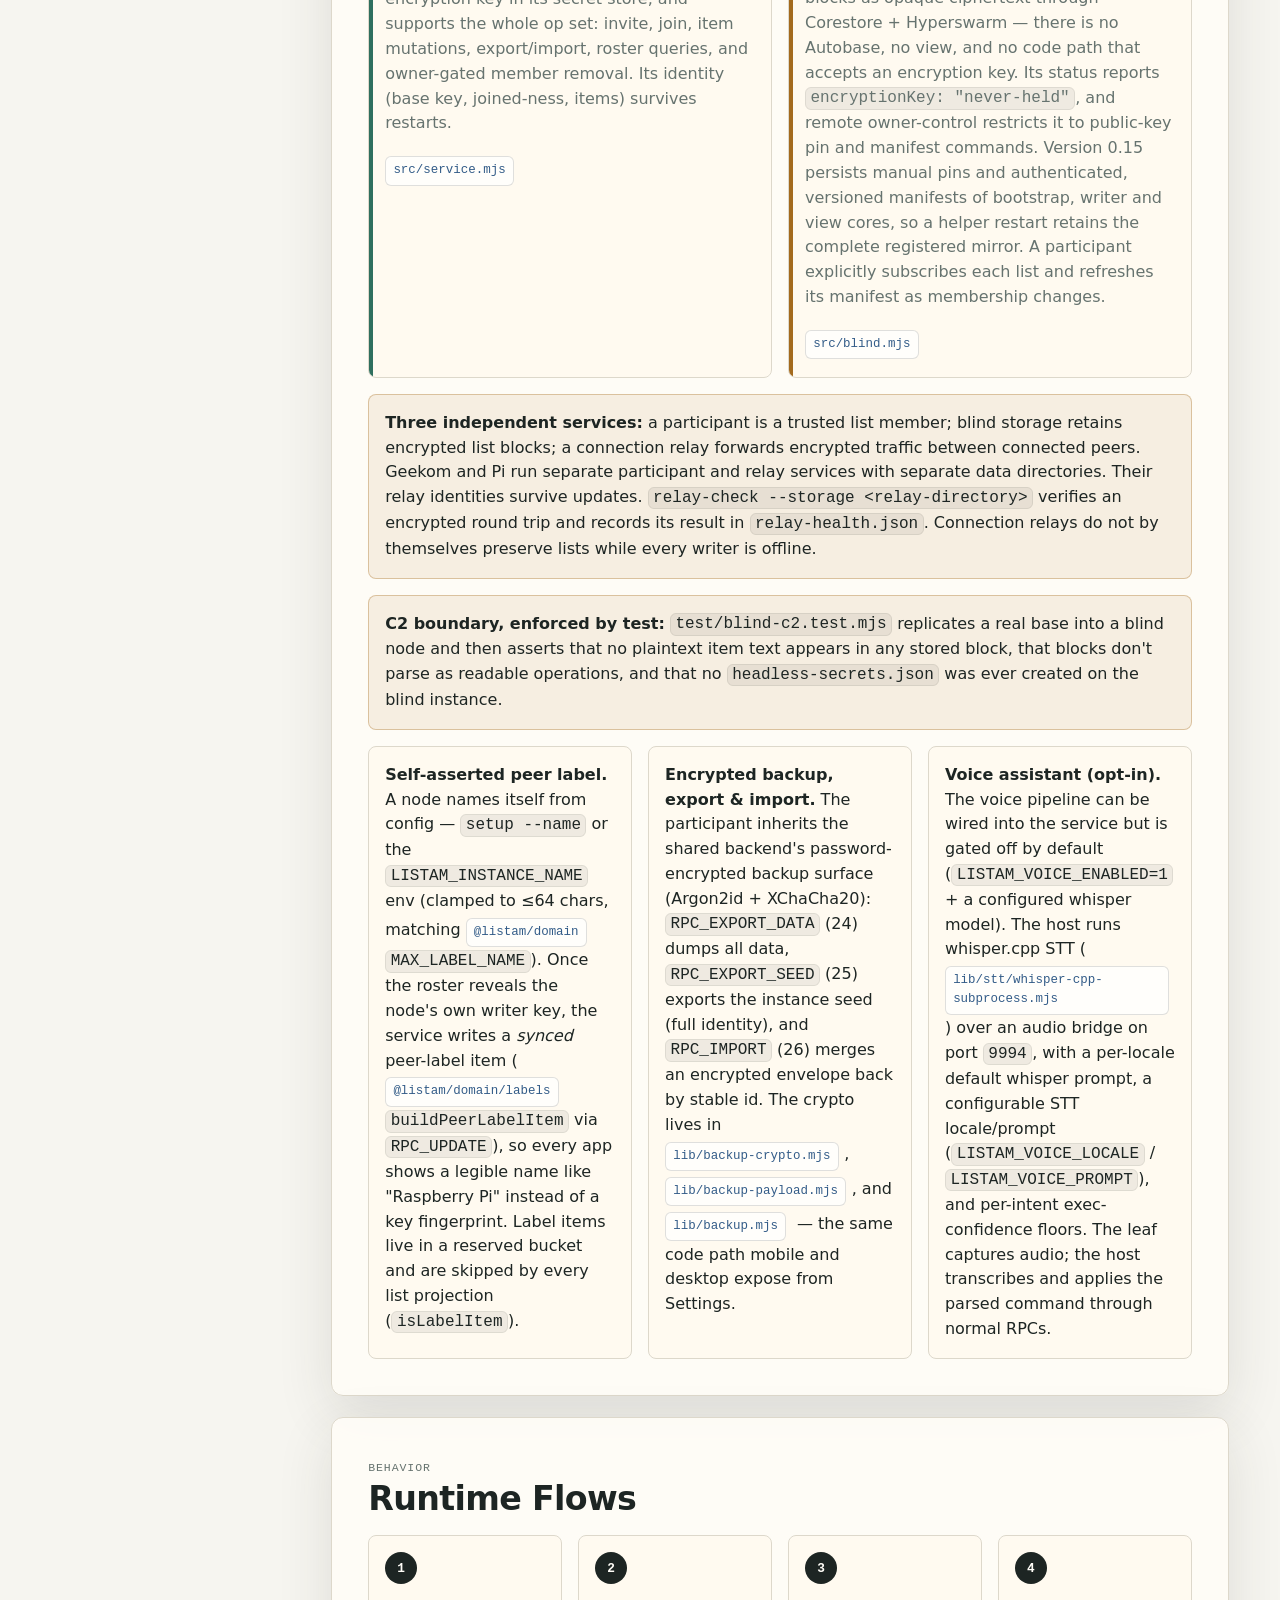
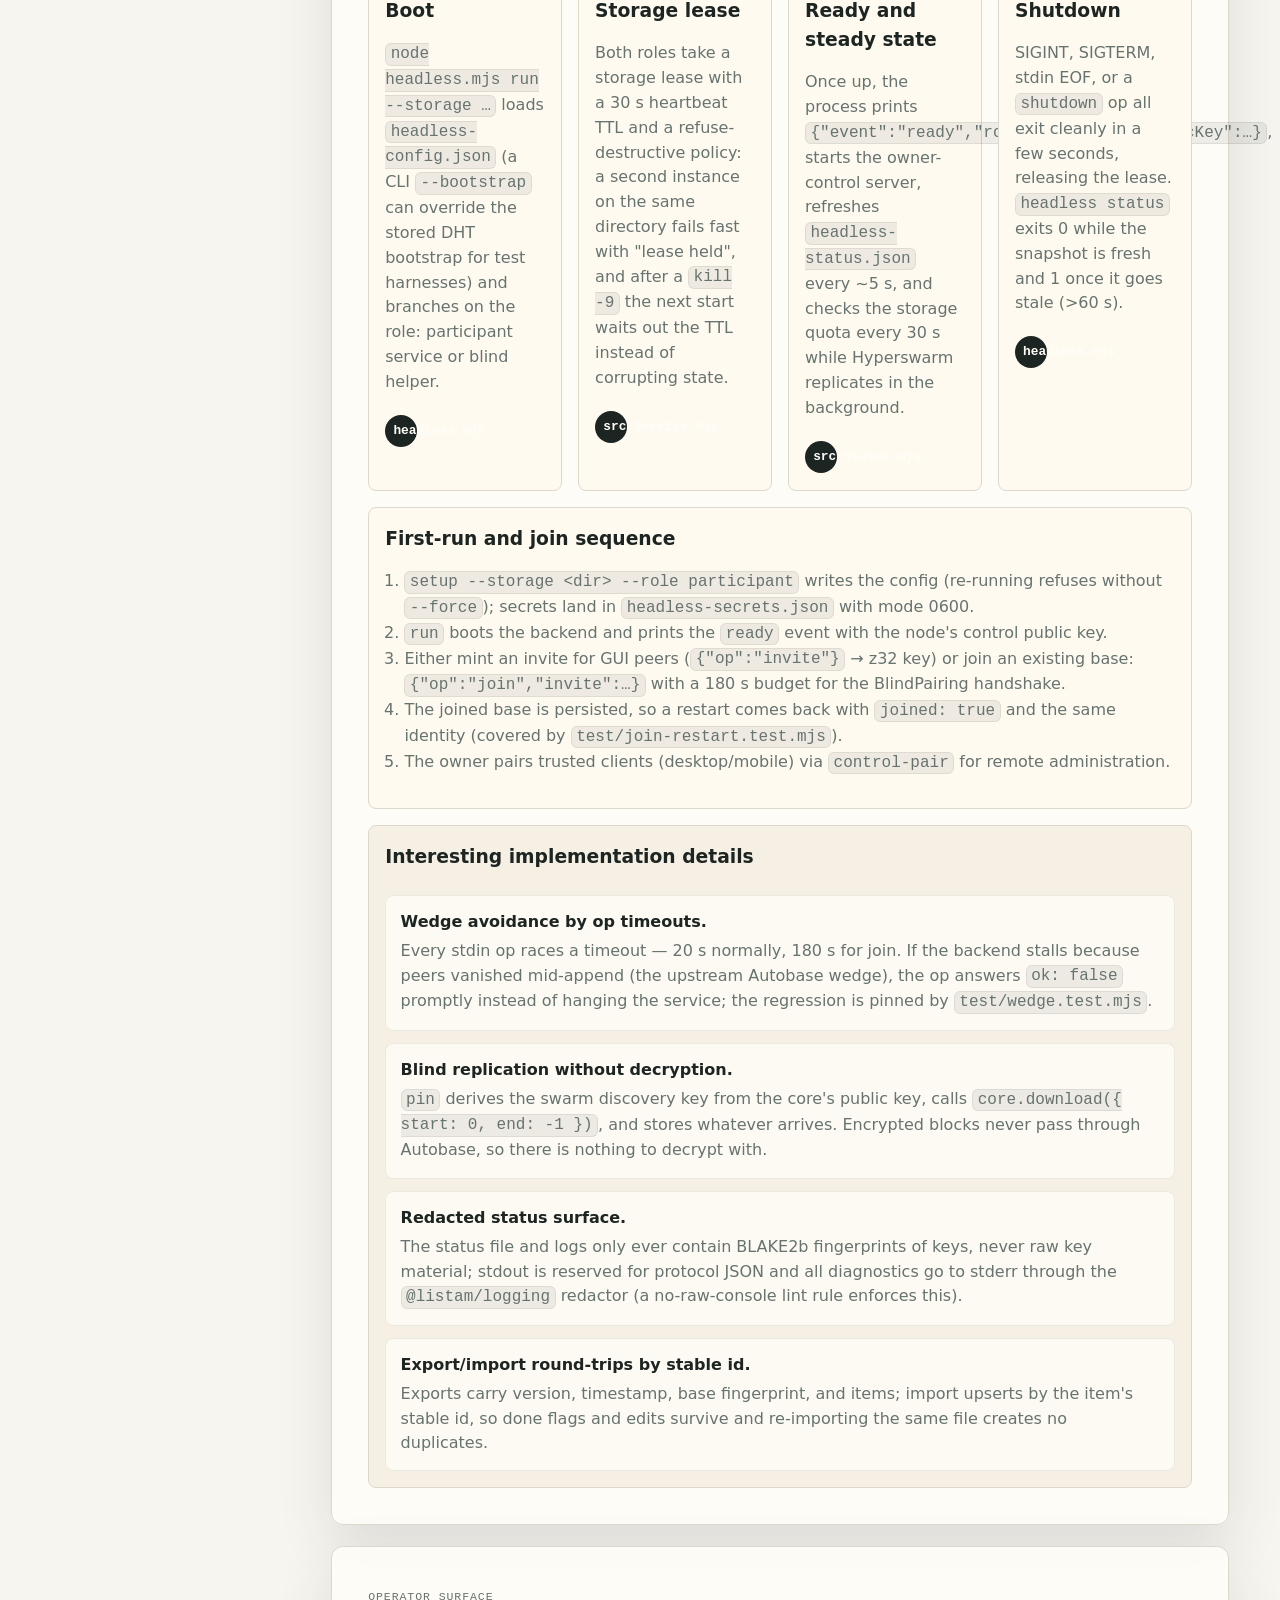
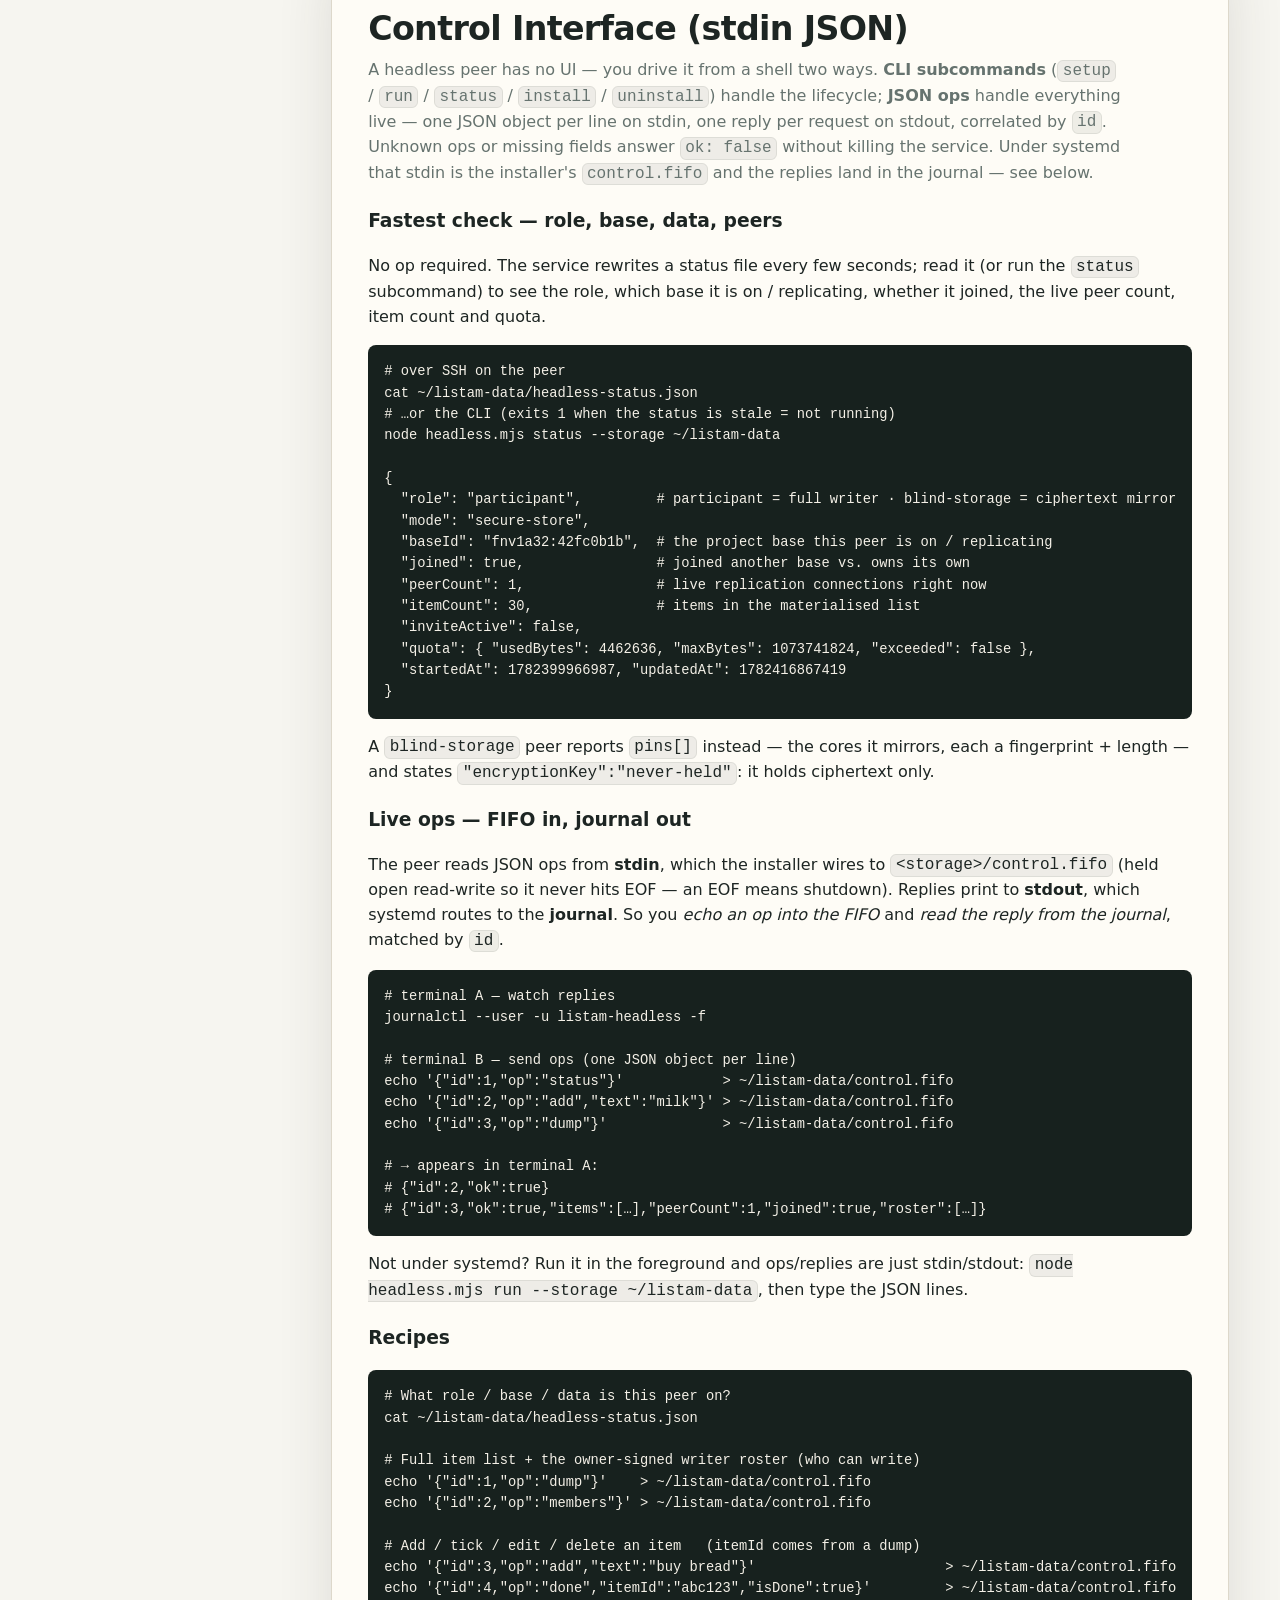
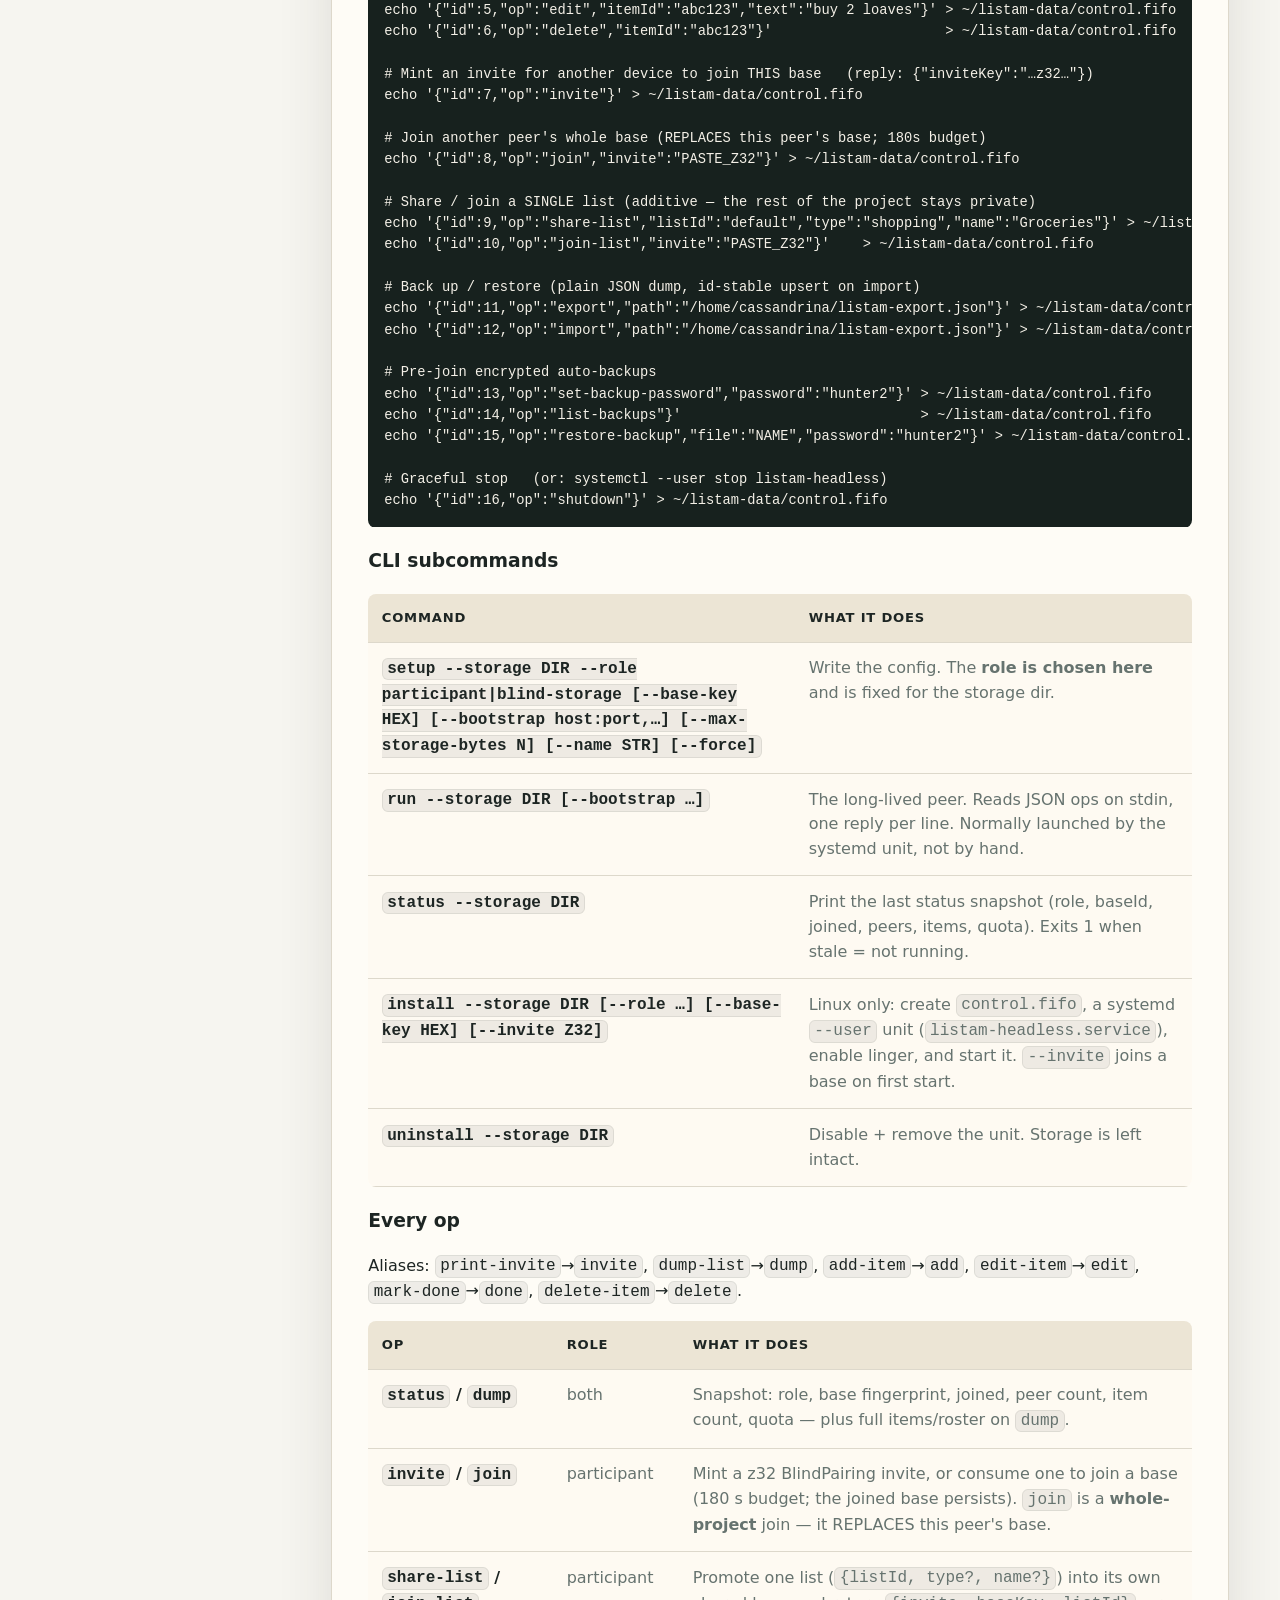
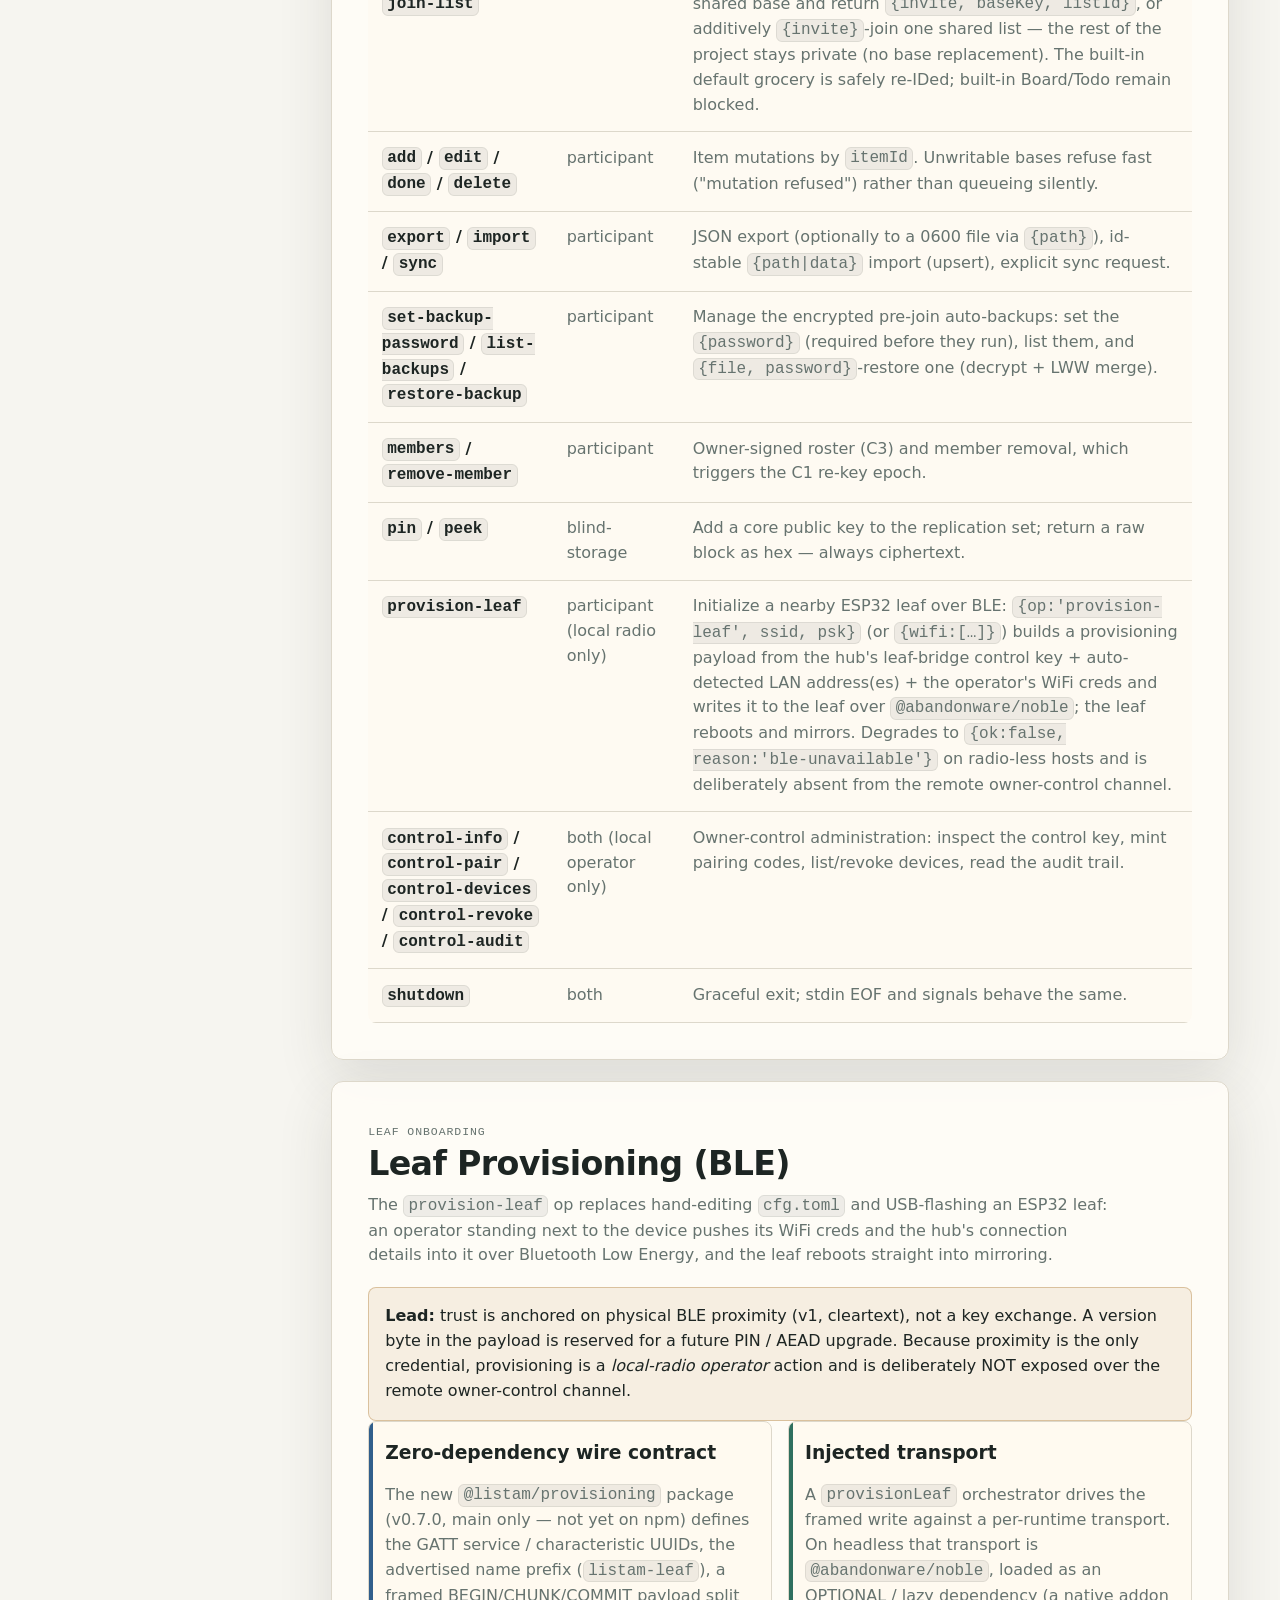
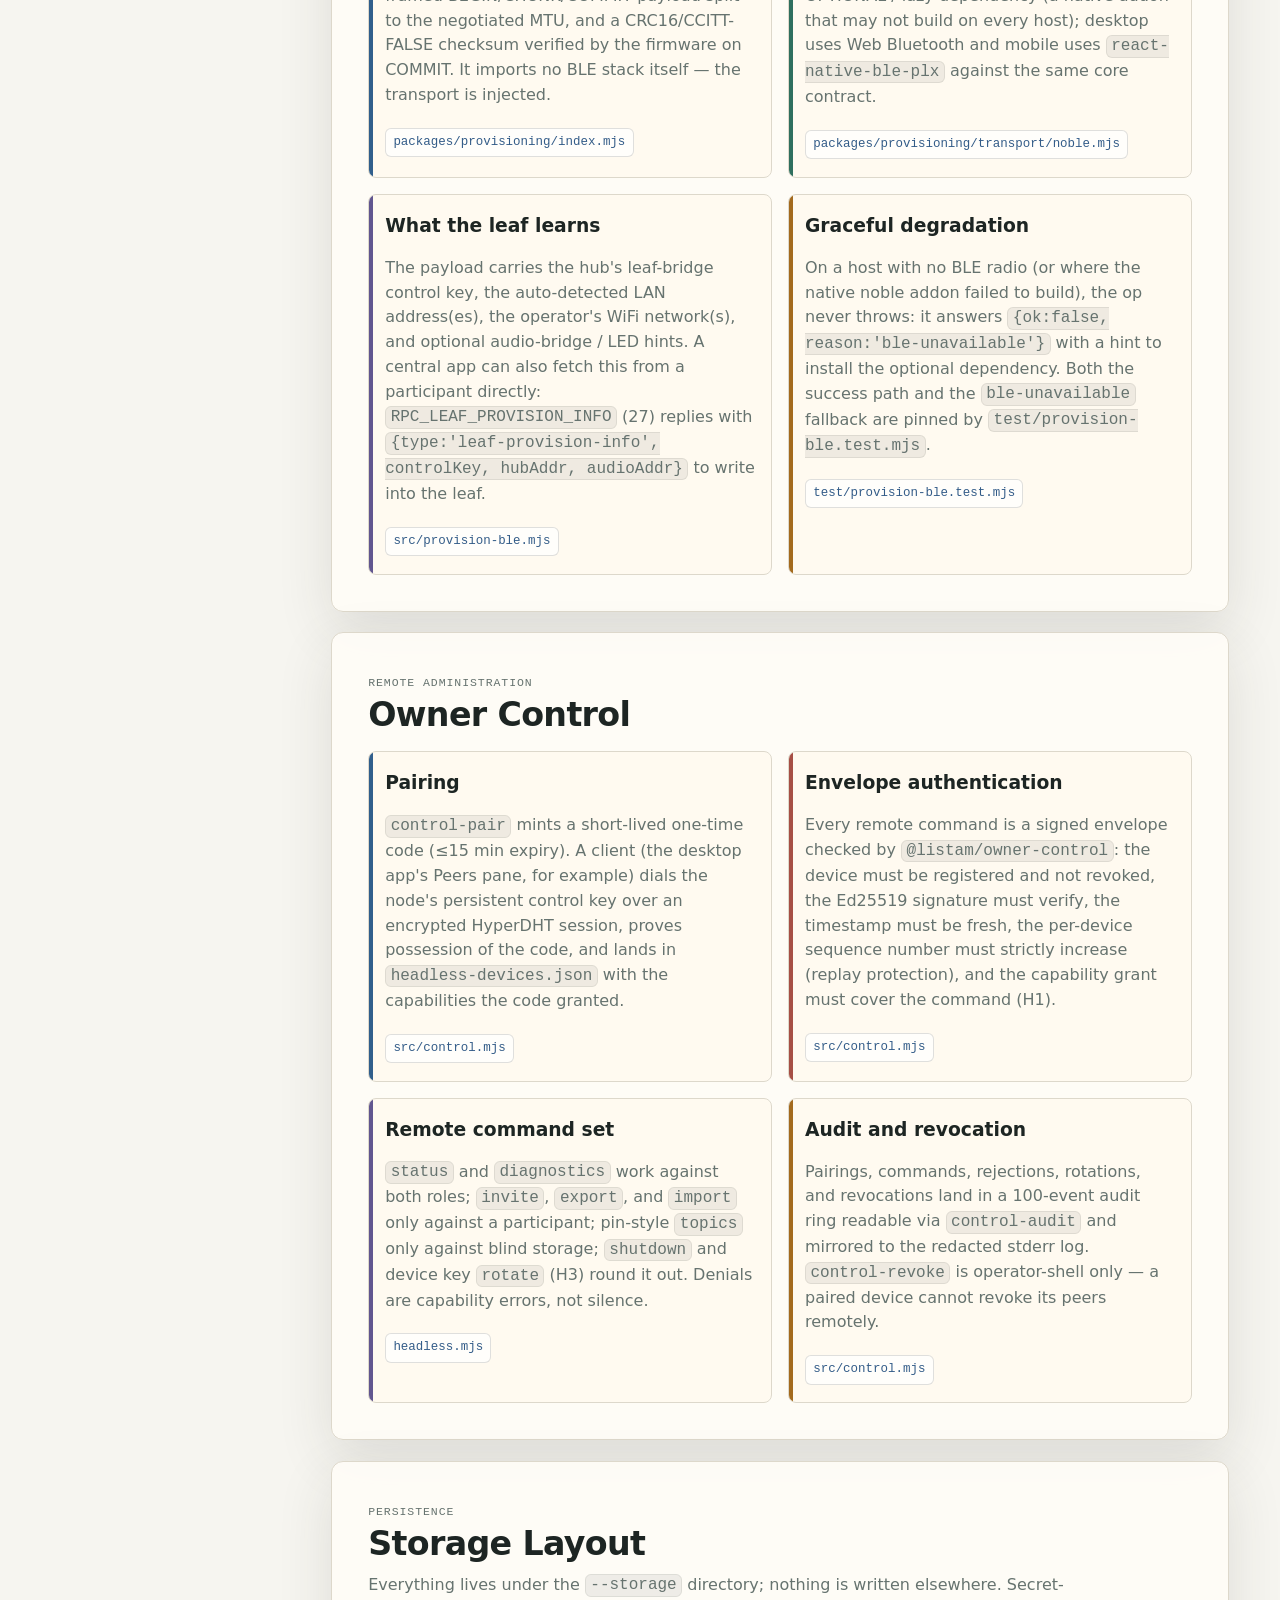
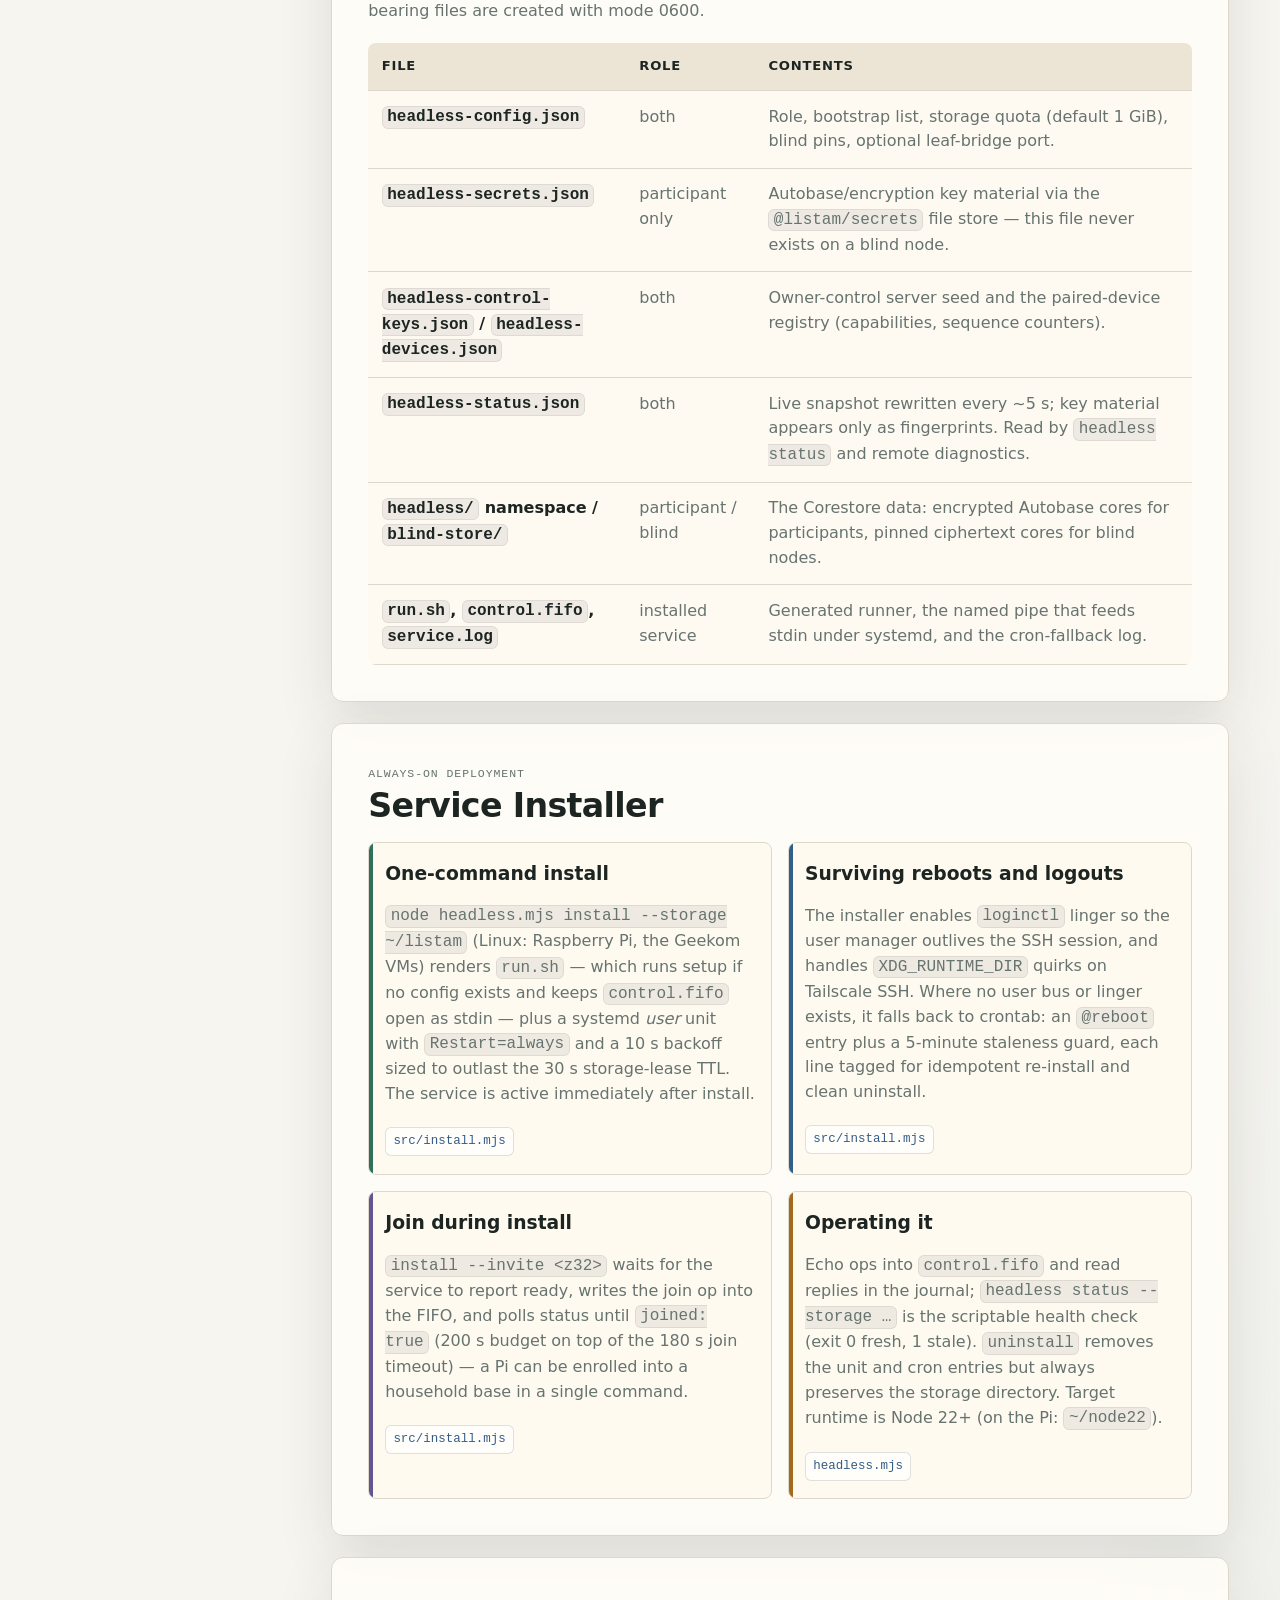
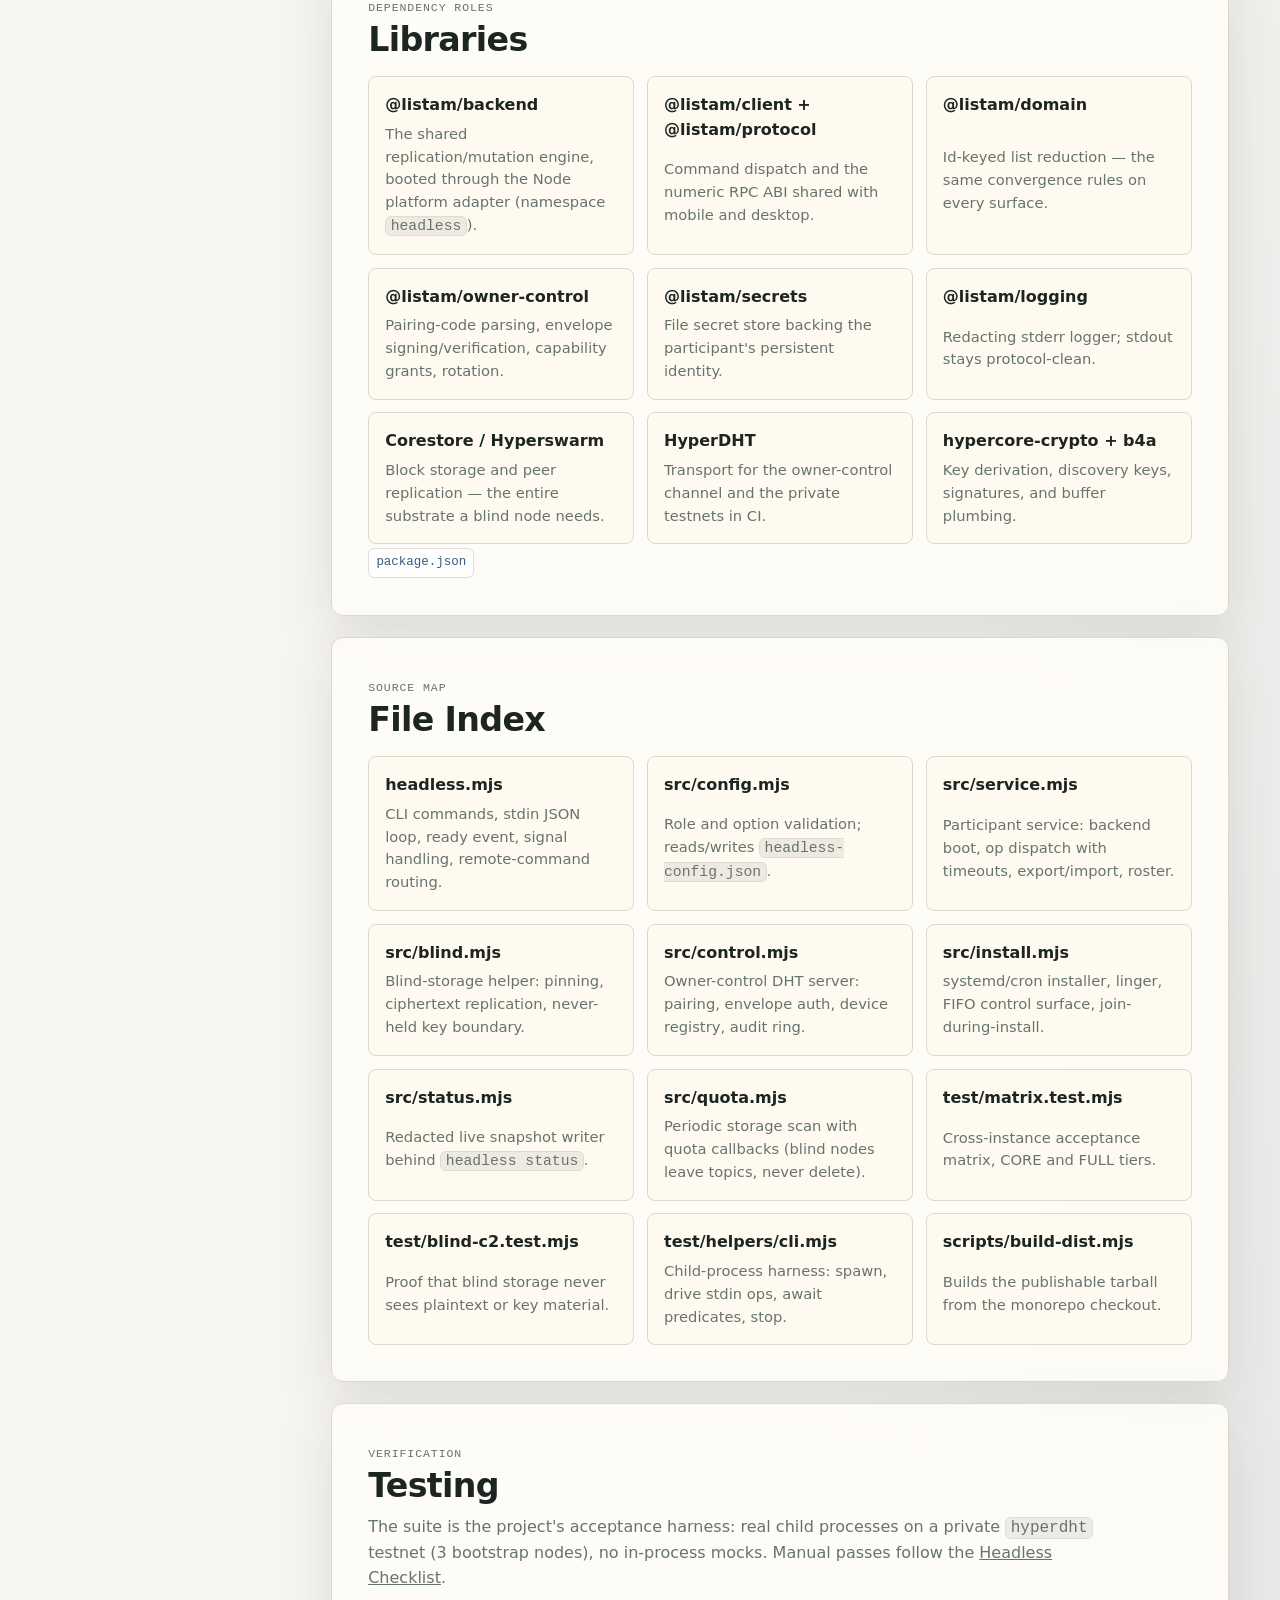
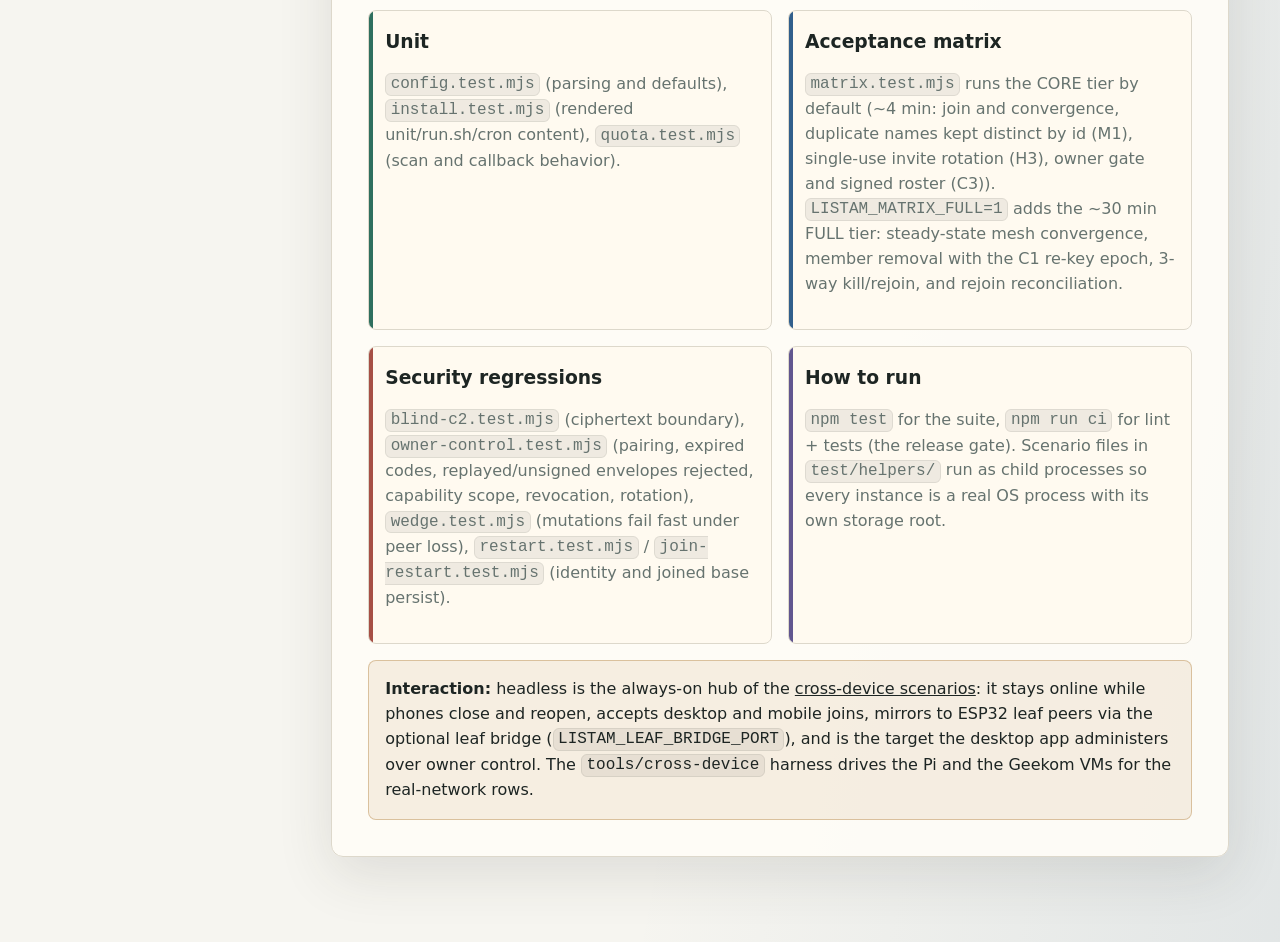
<file: public/wiki/headless.html>
<!doctype html>
<html lang="en">
  <head>
    <meta charset="utf-8" />
    <meta name="viewport" content="width=device-width, initial-scale=1" />
    <title>Listam CodeWiki — Headless</title>
    <meta
      name="description"
      content="Headless-specific documentation for the Listam always-on personal server."
    />
    <link rel="stylesheet" href="./styles.css" />
  </head>
  <body>
    <div class="shell">
      <aside class="sidebar">
        <a class="brand" href="index.html" aria-label="Listam CodeWiki home">
          <img src="../assets/icon.png" alt="" />
          <span>
            <strong>Listam</strong>
            <small>CodeWiki</small>
          </span>
        </a>

        <nav class="nav" aria-label="Study sections">
          <details class="nav-section">
            <summary class="nav-group">Global</summary>
            <div class="nav-links">
              <a href="/">Main Website</a>
              <a href="index.html#overview">Overview</a>
              <a href="index.html#thesis">Core Thesis</a>
              <a href="index.html#architecture">Architecture</a>
              <a href="index.html#data-model">Data Model</a>
              <a href="index.html#p2p-primitives">P2P Primitives</a>
              <a href="index.html#security">Security</a>
            </div>
          </details>

          <details class="nav-section">
            <summary class="nav-group">Mobile</summary>
            <div class="nav-links">
              <a href="mobile.html#structure">Project Structure</a>
              <a href="mobile.html#runtime">Runtime Flows</a>
              <a href="mobile.html#frontend">Frontend</a>
              <a href="mobile.html#overview">Overview / Day-plan</a>
              <a href="mobile.html#backend">Backend</a>
              <a href="mobile.html#storage">Storage</a>
              <a href="mobile.html#libraries">Libraries</a>
              <a href="mobile.html#quality">Quality Notes</a>
              <a href="mobile.html#study">Study Path</a>
              <a href="mobile.html#file-index">File Index</a>
              <a href="mobile.html#testing">Testing</a>
            </div>
          </details>

          <details class="nav-section">
            <summary class="nav-group">Desktop</summary>
            <div class="nav-links">
              <a href="desktop.html#structure">Project Structure</a>
              <a href="desktop.html#runtime">Runtime Flows</a>
              <a href="desktop.html#frontend">Renderer UI</a>
              <a href="desktop.html#overview">Overview / Day-plan</a>
              <a href="desktop.html#backend">Worker Backend</a>
              <a href="desktop.html#devices">Peers &amp; Devices</a>
              <a href="desktop.html#storage">Storage</a>
              <a href="desktop.html#installer">Installer &amp; Releases</a>
              <a href="desktop.html#libraries">Libraries</a>
              <a href="desktop.html#file-index">File Index</a>
              <a href="desktop.html#testing">Testing</a>
            </div>
          </details>

          <details class="nav-section" open>
            <summary class="nav-group">Headless</summary>
            <div class="nav-links">
              <a href="headless.html#structure">Project Structure</a>
              <a href="headless.html#roles">Roles</a>
              <a href="headless.html#runtime">Runtime Flows</a>
              <a href="headless.html#ops">Control Interface</a>
              <a href="headless.html#provisioning">Leaf Provisioning</a>
              <a href="headless.html#owner-control">Owner Control</a>
              <a href="headless.html#storage">Storage</a>
              <a href="headless.html#installer">Service Installer</a>
              <a href="headless.html#libraries">Libraries</a>
              <a href="headless.html#file-index">File Index</a>
              <a href="headless.html#testing">Testing</a>
            </div>
          </details>

          <details class="nav-section">
            <summary class="nav-group">Plans</summary>
            <div class="nav-links">
              <details class="nav-subsection">
                <summary class="nav-subgroup">
                  <span>Multi-App Plan</span>
                </summary>
                <div class="nav-sublinks">
                  <a href="plans.html#multi-app-plan">Overview</a>
                  <a href="plans.html#review-findings">Review Findings</a>
                  <a href="plans.html#implementation-plans">Implementation Plans</a>
                  <a href="plans.html#lower-severity-items">Lower-Severity Items</a>
                  <a href="plans.html#strategy-improvements">Strategy Improvements</a>
                  <a href="plans.html#shared-test-harness">Shared Test Harness</a>
                  <a href="plans.html#redux-decision">Redux Decision</a>
                  <a href="plans.html#app-targets">App Targets</a>
                  <a href="plans.html#shared-package-plan">Shared Packages</a>
                  <a href="plans.html#state-manager-phase">State Manager</a>
                  <a href="plans.html#technical-architecture-notes">Technical Notes</a>
                  <a href="plans.html#shared-command-event-flow">Command Flow</a>
                  <a href="plans.html#p2p-owner-control">Owner Control</a>
                  <a href="plans.html#headless-first-run">Headless Setup</a>
                  <a href="plans.html#headless-co-invite">Co-Invite Flow</a>
                  <a href="plans.html#logging-strategy">Logging</a>
                  <a href="plans.html#development-peer-log-flow">Peer Log Flow</a>
                  <a href="plans.html#logging-controls">Logging Controls</a>
                  <a href="plans.html#secret-storage-plan">Secret Storage</a>
                  <a href="plans.html#implementation-hardening">Hardening</a>
                  <a href="plans.html#implementation-constraints">Constraints</a>
                  <a href="plans.html#future-direction">Future Direction</a>
                  <a href="plans.html#test-plan">Test Plan</a>
                  <a href="plans.html#assumptions">Assumptions</a>
                </div>
              </details>
              <details class="nav-subsection">
                <summary class="nav-subgroup">
                  <span>Dark Theme</span>
                </summary>
                <div class="nav-sublinks">
                  <a href="plans.html#dark-theme-plan">Overview</a>
                  <a href="plans.html#dark-theme-tokens">Token Model</a>
                  <a href="plans.html#dark-theme-palette">Palette</a>
                  <a href="plans.html#dark-theme-rules">Hard Rules</a>
                  <a href="plans.html#dark-theme-switching">Theme Switching</a>
                  <a href="plans.html#dark-theme-rollout">Rollout</a>
                </div>
              </details>
              <details class="nav-subsection">
                <summary class="nav-subgroup">
                  <span>Leaf Peer (ESP32)</span>
                </summary>
                <div class="nav-sublinks">
                  <a href="plans.html#leaf-peer-plan">Overview</a>
                  <a href="plans.html#leaf-architecture">Architecture</a>
                  <a href="plans.html#leaf-builds">Builds &amp; Flash</a>
                  <a href="plans.html#leaf-provisioning">Provisioning &amp; Roaming</a>
                  <a href="plans.html#leaf-persistence">Flash Persistence</a>
                  <a href="plans.html#leaf-vendored">Vendored Crates</a>
                  <a href="plans.html#leaf-peripherals">Peripherals</a>
                  <a href="plans.html#leaf-voice">Voice Plan</a>
                  <a href="plans.html#leaf-roadmap">Next Steps</a>
                </div>
              </details>
              <details class="nav-subsection">
                <summary class="nav-subgroup">
                  <span>Kanban Boards</span>
                </summary>
                <div class="nav-sublinks">
                  <a href="plans.html#kanban-plan">Overview</a>
                  <a href="plans.html#kanban-product-rules">Product Rules</a>
                  <a href="plans.html#kanban-architecture">Architecture</a>
                  <a href="plans.html#kanban-data-model">Ticket Data Model</a>
                  <a href="plans.html#kanban-board-config">Board Config</a>
                  <a href="plans.html#kanban-domain-logic">Domain Logic</a>
                  <a href="plans.html#kanban-backend">Backend Changes</a>
                  <a href="plans.html#kanban-desktop-ui">Desktop UI</a>
                  <a href="plans.html#kanban-additions">Other Additions</a>
                  <a href="plans.html#kanban-testing">Testing &amp; Verification</a>
                  <a href="plans.html#kanban-build-order">Build Order</a>
                </div>
              </details>
              <details class="nav-subsection">
                <summary class="nav-subgroup">
                  <span>Mobile Kanban</span>
                </summary>
                <div class="nav-sublinks">
                  <a href="plans.html#mobile-kanban-plan">Overview</a>
                  <a href="plans.html#mobile-kanban-decisions">Key Decisions</a>
                  <a href="plans.html#mobile-kanban-registry">List Registry</a>
                  <a href="plans.html#mobile-kanban-state">Mobile State</a>
                  <a href="plans.html#mobile-kanban-nav">Navigation &amp; Gestures</a>
                  <a href="plans.html#mobile-kanban-screens">Kanban Screens</a>
                  <a href="plans.html#mobile-kanban-i18n">i18n &amp; Theme</a>
                  <a href="plans.html#mobile-kanban-testing">Testing &amp; Verification</a>
                  <a href="plans.html#mobile-kanban-risks">Risks &amp; Edge Cases</a>
                  <a href="plans.html#mobile-kanban-build-order">Build Order</a>
                </div>
              </details>
            </div>
          </details>

          <details class="nav-section">
            <summary class="nav-group">Voice</summary>
            <div class="nav-links">
              <a href="voice.html#overview">Overview</a>
              <a href="voice.html#architecture">Architecture</a>
              <a href="voice.html#wake-words">Wake Words</a>
              <a href="voice.html#commands">Commands</a>
              <a href="voice.html#notetaker">Notetaker</a>
              <a href="voice.html#dataset">Training Dataset</a>
              <a href="voice.html#stt">Speech-to-Text</a>
              <a href="voice.html#led">LED Feedback</a>
              <a href="voice.html#status">Status</a>
            </div>
          </details>

          <details class="nav-section">
            <summary class="nav-group">QA</summary>
            <div class="nav-links">
              <a href="qa.html#qa-overview">Release QA Overview</a>
              <a href="qa.html#qa-smoke">Smoke Matrix</a>
              <a href="qa.html#qa-mobile">Mobile Checklist</a>
              <a href="qa.html#qa-desktop">Desktop Checklist</a>
              <a href="qa.html#qa-headless">Headless Checklist</a>
              <a href="qa.html#qa-voice">Voice Checklist</a>
              <a href="qa.html#qa-cross-device">Cross-Device Scenarios</a>
              <a href="qa.html#qa-release">Release Gate</a>
            </div>
          </details>
        </nav>

        <div class="sidebar-card">
          <span class="eyebrow">Generated</span>
          <strong>2026-07-31</strong>
          <p>Multi-app wiki: the mobile, desktop, and headless apps plus plans, phases, and release QA.</p>
        </div>
      </aside>

      <main class="content">
        <header class="topbar">
          <div>
            <span class="eyebrow">Headless · Node 22 service · v<span data-fact="version:listam-headless">0.15.0</span></span>
            <h1>Headless App</h1>
          </div>
          <label class="search">
            <span>Search</span>
            <input id="site-search" type="search" placeholder="Try: blind-storage, control-pair, systemd..." />
          </label>
        </header>

        <section id="structure" class="page page-searchable">
          <div class="section-heading">
            <span class="eyebrow">Folder intent</span>
            <h2>Project Structure</h2>
            <p class="section-lede">
              <code>listam-headless</code> (v<span data-fact="version:listam-headless">0.15.0</span>) is the always-on owned peer: a long-lived
              Node&nbsp;22 service for a device the user controls (Raspberry Pi, mini PC, NAS, a Mac
              that stays on) — a durable personal peer, not a cloud service. It runs the same
              <code>@listam/backend</code> engine as mobile and desktop and is driven entirely by
              JSON lines on stdin/stdout.
            </p>
          </div>

          <table class="info-table">
            <thead>
              <tr>
                <th>Path</th>
                <th>Role</th>
                <th>Why it exists</th>
              </tr>
            </thead>
            <tbody>
              <tr>
                <td><code>headless.mjs</code></td>
                <td>Entry point / CLI</td>
                <td>Commands <code>setup</code>, <code>run</code>, <code>status</code>, <code>install</code>, <code>uninstall</code>; owns the stdin op loop and signal handling. Also the <code>listam-headless</code> bin.</td>
              </tr>
              <tr>
                <td><code>src/config.mjs</code></td>
                <td>Config builder/loader</td>
                <td>Validates role, base key, bootstrap list, and storage quota; persists <code>headless-config.json</code>.</td>
              </tr>
              <tr>
                <td><code>src/service.mjs</code></td>
                <td>Participant service</td>
                <td>Boots the full backend and dispatches the participant op set with wedge-avoiding timeouts.</td>
              </tr>
              <tr>
                <td><code>src/blind.mjs</code></td>
                <td>Blind-storage helper</td>
                <td>Corestore + Hyperswarm only: pins cores by public key and replicates ciphertext without ever holding the encryption key.</td>
              </tr>
              <tr>
                <td><code>src/control.mjs</code></td>
                <td>Owner-control server</td>
                <td>HyperDHT server for pairing, signed command envelopes, device registry, and the audit ring.</td>
              </tr>
              <tr>
                <td><code>src/install.mjs</code></td>
                <td>Service installer</td>
                <td>Renders <code>run.sh</code> and a systemd user unit, enables linger, falls back to cron, and wires the FIFO control surface.</td>
              </tr>
              <tr>
                <td><code>src/status.mjs</code> / <code>src/quota.mjs</code></td>
                <td>Monitoring</td>
                <td>Writes a redacted <code>headless-status.json</code> snapshot every ~5&nbsp;s; scans storage against the configured quota.</td>
              </tr>
              <tr>
                <td><code>test/</code></td>
                <td>Acceptance matrix</td>
                <td>Multi-process scenarios on a private DHT testnet: matrix, wedge regression, blind C2 boundary, owner control, restarts, export/import.</td>
              </tr>
              <tr>
                <td><code>scripts/build-dist.mjs</code></td>
                <td>Distribution</td>
                <td>Rewrites <code>file:</code> monorepo deps to registry ranges and builds the dist tarball.</td>
              </tr>
            </tbody>
          </table>
        </section>

        <section id="roles" class="page page-searchable">
          <div class="section-heading">
            <span class="eyebrow">Trust model</span>
            <h2>Roles</h2>
            <p class="section-lede">
              The role is chosen at <code>setup</code> time (<code>--role</code>) and stored in the
              config. It decides which code path <code>run</code> boots and which capabilities the
              node can ever exercise.
            </p>
          </div>

          <div class="grid two">
            <article class="card accent-green">
              <h3>participant</h3>
              <p>
                A full trusted peer. Runs <code>@listam/backend</code> with the encrypted Autobase,
                holds the list encryption key in its secret store, and supports the whole op set:
                invite, join, item mutations, export/import, roster queries, and owner-gated member
                removal. Its identity (base key, joined-ness, items) survives restarts.
              </p>
              <span class="source">src/service.mjs</span>
            </article>
            <article class="card accent-amber">
              <h3>blind-storage</h3>
              <p>
                An untrusted storage helper. Configured with core <em>public keys</em> only, it
                pins and replicates blocks as opaque ciphertext through Corestore + Hyperswarm —
                there is no Autobase, no view, and no code path that accepts an encryption key. Its
                status reports <code>encryptionKey: "never-held"</code>, and remote owner-control
                restricts it to public-key pin and manifest commands. Version 0.15 persists
                manual pins and authenticated, versioned manifests of bootstrap, writer and view
                cores, so a helper restart retains the complete registered mirror. A participant
                explicitly subscribes each list and refreshes its manifest as membership changes.
              </p>
              <span class="source">src/blind.mjs</span>
            </article>
          </div>

          <div class="callout">
            <strong>Three independent services:</strong> a participant is a trusted list member;
            blind storage retains encrypted list blocks; a connection relay forwards encrypted
            traffic between connected peers. Geekom and Pi run separate participant and relay
            services with separate data directories. Their relay identities survive updates.
            <code>relay-check --storage &lt;relay-directory&gt;</code> verifies an encrypted round
            trip and records its result in <code>relay-health.json</code>. Connection relays do
            not by themselves preserve lists while every writer is offline.
          </div>

          <div class="callout">
            <strong>C2 boundary, enforced by test:</strong>
            <code>test/blind-c2.test.mjs</code> replicates a real base into a blind node and then
            asserts that no plaintext item text appears in any stored block, that blocks don't parse
            as readable operations, and that no <code>headless-secrets.json</code> was ever created
            on the blind instance.
          </div>

          <div class="note-grid">
            <div class="note">
              <strong>Self-asserted peer label.</strong>
              A node names itself from config — <code>setup --name</code> or the
              <code>LISTAM_INSTANCE_NAME</code> env (clamped to ≤64 chars, matching
              <span class="source">@listam/domain</span> <code>MAX_LABEL_NAME</code>). Once the roster
              reveals the node's own writer key, the service writes a <em>synced</em> peer-label item
              (<span class="source">@listam/domain/labels</span> <code>buildPeerLabelItem</code> via
              <code>RPC_UPDATE</code>), so every app shows a legible name like "Raspberry Pi" instead
              of a key fingerprint. Label items live in a reserved bucket and are skipped by every list
              projection (<code>isLabelItem</code>).
            </div>
            <div class="note">
              <strong>Encrypted backup, export &amp; import.</strong>
              The participant inherits the shared backend's password-encrypted backup surface
              (Argon2id + XChaCha20): <code>RPC_EXPORT_DATA</code>&nbsp;(24) dumps all data,
              <code>RPC_EXPORT_SEED</code>&nbsp;(25) exports the instance seed (full identity), and
              <code>RPC_IMPORT</code>&nbsp;(26) merges an encrypted envelope back by stable id. The crypto
              lives in <span class="source">lib/backup-crypto.mjs</span>,
              <span class="source">lib/backup-payload.mjs</span>, and
              <span class="source">lib/backup.mjs</span> — the same code path mobile and desktop expose
              from Settings.
            </div>
            <div class="note">
              <strong>Voice assistant (opt-in).</strong>
              The voice pipeline can be wired into the service but is gated off by default
              (<code>LISTAM_VOICE_ENABLED=1</code> + a configured whisper model). The host runs
              whisper.cpp STT (<span class="source">lib/stt/whisper-cpp-subprocess.mjs</span>) over an
              audio bridge on port&nbsp;<code>9994</code>, with a per-locale default whisper prompt,
              a configurable STT locale/prompt (<code>LISTAM_VOICE_LOCALE</code> /
              <code>LISTAM_VOICE_PROMPT</code>), and per-intent exec-confidence floors. The leaf
              captures audio; the host transcribes and applies the parsed command through normal RPCs.
            </div>
          </div>
        </section>

        <section id="runtime" class="page page-searchable">
          <div class="section-heading">
            <span class="eyebrow">Behavior</span>
            <h2>Runtime Flows</h2>
          </div>

          <div class="flow">
            <div>
              <span>1</span>
              <h3>Boot</h3>
              <p>
                <code>node headless.mjs run --storage …</code> loads
                <code>headless-config.json</code> (a CLI <code>--bootstrap</code> can override the
                stored DHT bootstrap for test harnesses) and branches on the role: participant
                service or blind helper.
              </p>
              <span class="source">headless.mjs</span>
            </div>
            <div>
              <span>2</span>
              <h3>Storage lease</h3>
              <p>
                Both roles take a storage lease with a 30&nbsp;s heartbeat TTL and a
                refuse-destructive policy: a second instance on the same directory fails fast with
                "lease held", and after a <code>kill -9</code> the next start waits out the TTL
                instead of corrupting state.
              </p>
              <span class="source">src/service.mjs</span>
            </div>
            <div>
              <span>3</span>
              <h3>Ready and steady state</h3>
              <p>
                Once up, the process prints
                <code>{"event":"ready","role":…,"controlPublicKey":…}</code>, starts the
                owner-control server, refreshes <code>headless-status.json</code> every ~5&nbsp;s,
                and checks the storage quota every 30&nbsp;s while Hyperswarm replicates in the
                background.
              </p>
              <span class="source">src/status.mjs</span>
            </div>
            <div>
              <span>4</span>
              <h3>Shutdown</h3>
              <p>
                SIGINT, SIGTERM, stdin EOF, or a <code>shutdown</code> op all exit cleanly in a few
                seconds, releasing the lease. <code>headless status</code> exits 0 while the
                snapshot is fresh and 1 once it goes stale (&gt;60&nbsp;s).
              </p>
              <span class="source">headless.mjs</span>
            </div>
          </div>

          <div class="sequence">
            <h3>First-run and join sequence</h3>
            <ol>
              <li><code>setup --storage &lt;dir&gt; --role participant</code> writes the config (re-running refuses without <code>--force</code>); secrets land in <code>headless-secrets.json</code> with mode 0600.</li>
              <li><code>run</code> boots the backend and prints the <code>ready</code> event with the node's control public key.</li>
              <li>Either mint an invite for GUI peers (<code>{"op":"invite"}</code> → z32 key) or join an existing base: <code>{"op":"join","invite":…}</code> with a 180&nbsp;s budget for the BlindPairing handshake.</li>
              <li>The joined base is persisted, so a restart comes back with <code>joined: true</code> and the same identity (covered by <code>test/join-restart.test.mjs</code>).</li>
              <li>The owner pairs trusted clients (desktop/mobile) via <code>control-pair</code> for remote administration.</li>
            </ol>
          </div>

          <div class="detail-list">
            <h3>Interesting implementation details</h3>
            <div>
              <strong>Wedge avoidance by op timeouts.</strong>
              <p>
                Every stdin op races a timeout — 20&nbsp;s normally, 180&nbsp;s for join. If the
                backend stalls because peers vanished mid-append (the upstream Autobase wedge), the
                op answers <code>ok: false</code> promptly instead of hanging the service; the
                regression is pinned by <code>test/wedge.test.mjs</code>.
              </p>
            </div>
            <div>
              <strong>Blind replication without decryption.</strong>
              <p>
                <code>pin</code> derives the swarm discovery key from the core's public key, calls
                <code>core.download({ start: 0, end: -1 })</code>, and stores whatever arrives.
                Encrypted blocks never pass through Autobase, so there is nothing to decrypt with.
              </p>
            </div>
            <div>
              <strong>Redacted status surface.</strong>
              <p>
                The status file and logs only ever contain BLAKE2b fingerprints of keys, never raw
                key material; stdout is reserved for protocol JSON and all diagnostics go to stderr
                through the <code>@listam/logging</code> redactor (a no-raw-console lint rule
                enforces this).
              </p>
            </div>
            <div>
              <strong>Export/import round-trips by stable id.</strong>
              <p>
                Exports carry version, timestamp, base fingerprint, and items; import upserts by the
                item's stable id, so done flags and edits survive and re-importing the same file
                creates no duplicates.
              </p>
            </div>
          </div>
        </section>

        <section id="ops" class="page page-searchable">
          <div class="section-heading">
            <span class="eyebrow">Operator surface</span>
            <h2>Control Interface (stdin JSON)</h2>
            <p class="section-lede">
              A headless peer has no UI — you drive it from a shell two ways. <strong>CLI subcommands</strong>
              (<code>setup</code> / <code>run</code> / <code>status</code> / <code>install</code> / <code>uninstall</code>)
              handle the lifecycle; <strong>JSON ops</strong> handle everything live — one JSON object per line on
              stdin, one reply per request on stdout, correlated by <code>id</code>. Unknown ops or missing fields
              answer <code>ok: false</code> without killing the service. Under systemd that stdin is the installer's
              <code>control.fifo</code> and the replies land in the journal — see below.
            </p>
          </div>

          <h3>Fastest check — role, base, data, peers</h3>
          <p>
            No op required. The service rewrites a status file every few seconds; read it (or run the
            <code>status</code> subcommand) to see the role, which base it is on / replicating, whether it
            joined, the live peer count, item count and quota.
          </p>
          <pre><code># over SSH on the peer
cat ~/listam-data/headless-status.json
# …or the CLI (exits 1 when the status is stale = not running)
node headless.mjs status --storage ~/listam-data

{
  "role": "participant",         # participant = full writer · blind-storage = ciphertext mirror
  "mode": "secure-store",
  "baseId": "fnv1a32:42fc0b1b",  # the project base this peer is on / replicating
  "joined": true,                # joined another base vs. owns its own
  "peerCount": 1,                # live replication connections right now
  "itemCount": 30,               # items in the materialised list
  "inviteActive": false,
  "quota": { "usedBytes": 4462636, "maxBytes": 1073741824, "exceeded": false },
  "startedAt": 1782399966987, "updatedAt": 1782416867419
}</code></pre>
          <p>
            A <code>blind-storage</code> peer reports <code>pins[]</code> instead — the cores it mirrors, each a
            fingerprint + length — and states <code>"encryptionKey":"never-held"</code>: it holds ciphertext only.
          </p>

          <h3>Live ops — FIFO in, journal out</h3>
          <p>
            The peer reads JSON ops from <strong>stdin</strong>, which the installer wires to
            <code>&lt;storage&gt;/control.fifo</code> (held open read-write so it never hits EOF — an EOF means
            shutdown). Replies print to <strong>stdout</strong>, which systemd routes to the <strong>journal</strong>.
            So you <em>echo an op into the FIFO</em> and <em>read the reply from the journal</em>, matched by <code>id</code>.
          </p>
          <pre><code># terminal A — watch replies
journalctl --user -u listam-headless -f

# terminal B — send ops (one JSON object per line)
echo '{"id":1,"op":"status"}'            > ~/listam-data/control.fifo
echo '{"id":2,"op":"add","text":"milk"}' > ~/listam-data/control.fifo
echo '{"id":3,"op":"dump"}'              > ~/listam-data/control.fifo

# → appears in terminal A:
# {"id":2,"ok":true}
# {"id":3,"ok":true,"items":[…],"peerCount":1,"joined":true,"roster":[…]}</code></pre>
          <p>
            Not under systemd? Run it in the foreground and ops/replies are just stdin/stdout:
            <code>node headless.mjs run --storage ~/listam-data</code>, then type the JSON lines.
          </p>

          <h3>Recipes</h3>
          <pre><code># What role / base / data is this peer on?
cat ~/listam-data/headless-status.json

# Full item list + the owner-signed writer roster (who can write)
echo '{"id":1,"op":"dump"}'    > ~/listam-data/control.fifo
echo '{"id":2,"op":"members"}' > ~/listam-data/control.fifo

# Add / tick / edit / delete an item   (itemId comes from a dump)
echo '{"id":3,"op":"add","text":"buy bread"}'                       > ~/listam-data/control.fifo
echo '{"id":4,"op":"done","itemId":"abc123","isDone":true}'         > ~/listam-data/control.fifo
echo '{"id":5,"op":"edit","itemId":"abc123","text":"buy 2 loaves"}' > ~/listam-data/control.fifo
echo '{"id":6,"op":"delete","itemId":"abc123"}'                     > ~/listam-data/control.fifo

# Mint an invite for another device to join THIS base   (reply: {"inviteKey":"…z32…"})
echo '{"id":7,"op":"invite"}' > ~/listam-data/control.fifo

# Join another peer's whole base (REPLACES this peer's base; 180s budget)
echo '{"id":8,"op":"join","invite":"PASTE_Z32"}' > ~/listam-data/control.fifo

# Share / join a SINGLE list (additive — the rest of the project stays private)
echo '{"id":9,"op":"share-list","listId":"default","type":"shopping","name":"Groceries"}' > ~/listam-data/control.fifo
echo '{"id":10,"op":"join-list","invite":"PASTE_Z32"}'    > ~/listam-data/control.fifo

# Back up / restore (plain JSON dump, id-stable upsert on import)
echo '{"id":11,"op":"export","path":"/home/cassandrina/listam-export.json"}' > ~/listam-data/control.fifo
echo '{"id":12,"op":"import","path":"/home/cassandrina/listam-export.json"}' > ~/listam-data/control.fifo

# Pre-join encrypted auto-backups
echo '{"id":13,"op":"set-backup-password","password":"hunter2"}' > ~/listam-data/control.fifo
echo '{"id":14,"op":"list-backups"}'                             > ~/listam-data/control.fifo
echo '{"id":15,"op":"restore-backup","file":"NAME","password":"hunter2"}' > ~/listam-data/control.fifo

# Graceful stop   (or: systemctl --user stop listam-headless)
echo '{"id":16,"op":"shutdown"}' > ~/listam-data/control.fifo</code></pre>

          <h3>CLI subcommands</h3>
          <table class="info-table">
            <thead><tr><th>Command</th><th>What it does</th></tr></thead>
            <tbody>
              <tr><td><code>setup --storage DIR --role participant|blind-storage [--base-key HEX] [--bootstrap host:port,…] [--max-storage-bytes N] [--name STR] [--force]</code></td><td>Write the config. The <strong>role is chosen here</strong> and is fixed for the storage dir.</td></tr>
              <tr><td><code>run --storage DIR [--bootstrap …]</code></td><td>The long-lived peer. Reads JSON ops on stdin, one reply per line. Normally launched by the systemd unit, not by hand.</td></tr>
              <tr><td><code>status --storage DIR</code></td><td>Print the last status snapshot (role, baseId, joined, peers, items, quota). Exits 1 when stale = not running.</td></tr>
              <tr><td><code>install --storage DIR [--role …] [--base-key HEX] [--invite Z32]</code></td><td>Linux only: create <code>control.fifo</code>, a systemd <code>--user</code> unit (<code>listam-headless.service</code>), enable linger, and start it. <code>--invite</code> joins a base on first start.</td></tr>
              <tr><td><code>uninstall --storage DIR</code></td><td>Disable + remove the unit. Storage is left intact.</td></tr>
            </tbody>
          </table>

          <h3>Every op</h3>
          <p>Aliases: <code>print-invite</code>→<code>invite</code>, <code>dump-list</code>→<code>dump</code>, <code>add-item</code>→<code>add</code>, <code>edit-item</code>→<code>edit</code>, <code>mark-done</code>→<code>done</code>, <code>delete-item</code>→<code>delete</code>.</p>

          <table class="info-table">
            <thead>
              <tr>
                <th>Op</th>
                <th>Role</th>
                <th>What it does</th>
              </tr>
            </thead>
            <tbody>
              <tr>
                <td><code>status</code> / <code>dump</code></td>
                <td>both</td>
                <td>Snapshot: role, base fingerprint, joined, peer count, item count, quota — plus full items/roster on <code>dump</code>.</td>
              </tr>
              <tr>
                <td><code>invite</code> / <code>join</code></td>
                <td>participant</td>
                <td>Mint a z32 BlindPairing invite, or consume one to join a base (180&nbsp;s budget; the joined base persists). <code>join</code> is a <strong>whole-project</strong> join — it REPLACES this peer's base.</td>
              </tr>
              <tr>
                <td><code>share-list</code> / <code>join-list</code></td>
                <td>participant</td>
                <td>Promote one list (<code>{listId, type?, name?}</code>) into its own shared base and return <code>{invite, baseKey, listId}</code>, or additively <code>{invite}</code>-join one shared list — the rest of the project stays private (no base replacement). The built-in default grocery is safely re-IDed; built-in Board/Todo remain blocked.</td>
              </tr>
              <tr>
                <td><code>add</code> / <code>edit</code> / <code>done</code> / <code>delete</code></td>
                <td>participant</td>
                <td>Item mutations by <code>itemId</code>. Unwritable bases refuse fast ("mutation refused") rather than queueing silently.</td>
              </tr>
              <tr>
                <td><code>export</code> / <code>import</code> / <code>sync</code></td>
                <td>participant</td>
                <td>JSON export (optionally to a 0600 file via <code>{path}</code>), id-stable <code>{path|data}</code> import (upsert), explicit sync request.</td>
              </tr>
              <tr>
                <td><code>set-backup-password</code> / <code>list-backups</code> / <code>restore-backup</code></td>
                <td>participant</td>
                <td>Manage the encrypted pre-join auto-backups: set the <code>{password}</code> (required before they run), list them, and <code>{file, password}</code>-restore one (decrypt + LWW merge).</td>
              </tr>
              <tr>
                <td><code>members</code> / <code>remove-member</code></td>
                <td>participant</td>
                <td>Owner-signed roster (C3) and member removal, which triggers the C1 re-key epoch.</td>
              </tr>
              <tr>
                <td><code>pin</code> / <code>peek</code></td>
                <td>blind-storage</td>
                <td>Add a core public key to the replication set; return a raw block as hex — always ciphertext.</td>
              </tr>
              <tr>
                <td><code>provision-leaf</code></td>
                <td>participant (local radio only)</td>
                <td>Initialize a nearby ESP32 leaf over BLE: <code>{op:'provision-leaf', ssid, psk}</code> (or <code>{wifi:[…]}</code>) builds a provisioning payload from the hub's leaf-bridge control key + auto-detected LAN address(es) + the operator's WiFi creds and writes it to the leaf over <code>@abandonware/noble</code>; the leaf reboots and mirrors. Degrades to <code>{ok:false, reason:'ble-unavailable'}</code> on radio-less hosts and is deliberately absent from the remote owner-control channel.</td>
              </tr>
              <tr>
                <td><code>control-info</code> / <code>control-pair</code> / <code>control-devices</code> / <code>control-revoke</code> / <code>control-audit</code></td>
                <td>both (local operator only)</td>
                <td>Owner-control administration: inspect the control key, mint pairing codes, list/revoke devices, read the audit trail.</td>
              </tr>
              <tr>
                <td><code>shutdown</code></td>
                <td>both</td>
                <td>Graceful exit; stdin EOF and signals behave the same.</td>
              </tr>
            </tbody>
          </table>
        </section>

        <section id="provisioning" class="page page-searchable">
          <div class="section-heading">
            <span class="eyebrow">Leaf onboarding</span>
            <h2>Leaf Provisioning (BLE)</h2>
            <p class="section-lede">
              The <code>provision-leaf</code> op replaces hand-editing <code>cfg.toml</code> and
              USB-flashing an ESP32 leaf: an operator standing next to the device pushes its WiFi
              creds and the hub's connection details into it over Bluetooth Low Energy, and the leaf
              reboots straight into mirroring.
            </p>
          </div>

          <div class="callout">
            <strong>Lead:</strong>
            trust is anchored on physical BLE proximity (v1, cleartext), not a key exchange. A version
            byte in the payload is reserved for a future PIN / AEAD upgrade. Because proximity is the
            only credential, provisioning is a <em>local-radio operator</em> action and is deliberately
            NOT exposed over the remote owner-control channel.
          </div>

          <div class="grid two">
            <article class="card accent-blue">
              <h3>Zero-dependency wire contract</h3>
              <p>
                The new <code>@listam/provisioning</code> package (v0.7.0, main only — not yet on npm)
                defines the GATT service / characteristic UUIDs, the advertised name prefix
                (<code>listam-leaf</code>), a framed BEGIN/CHUNK/COMMIT payload split to the negotiated
                MTU, and a CRC16/CCITT-FALSE checksum verified by the firmware on COMMIT. It imports no
                BLE stack itself — the transport is injected.
              </p>
              <span class="source">packages/provisioning/index.mjs</span>
            </article>
            <article class="card accent-green">
              <h3>Injected transport</h3>
              <p>
                A <code>provisionLeaf</code> orchestrator drives the framed write against a per-runtime
                transport. On headless that transport is <code>@abandonware/noble</code>, loaded as an
                OPTIONAL / lazy dependency (a native addon that may not build on every host); desktop
                uses Web Bluetooth and mobile uses <code>react-native-ble-plx</code> against the same
                core contract.
              </p>
              <span class="source">packages/provisioning/transport/noble.mjs</span>
            </article>
            <article class="card">
              <h3>What the leaf learns</h3>
              <p>
                The payload carries the hub's leaf-bridge control key, the auto-detected LAN address(es),
                the operator's WiFi network(s), and optional audio-bridge / LED hints. A central app can
                also fetch this from a participant directly: <code>RPC_LEAF_PROVISION_INFO</code>&nbsp;(27)
                replies with <code>{type:'leaf-provision-info', controlKey, hubAddr, audioAddr}</code> to
                write into the leaf.
              </p>
              <span class="source">src/provision-ble.mjs</span>
            </article>
            <article class="card accent-amber">
              <h3>Graceful degradation</h3>
              <p>
                On a host with no BLE radio (or where the native noble addon failed to build), the op
                never throws: it answers <code>{ok:false, reason:'ble-unavailable'}</code> with a hint
                to install the optional dependency. Both the success path and the
                <code>ble-unavailable</code> fallback are pinned by
                <code>test/provision-ble.test.mjs</code>.
              </p>
              <span class="source">test/provision-ble.test.mjs</span>
            </article>
          </div>
        </section>

        <section id="owner-control" class="page page-searchable">
          <div class="section-heading">
            <span class="eyebrow">Remote administration</span>
            <h2>Owner Control</h2>
          </div>

          <div class="grid two">
            <article class="card accent-blue">
              <h3>Pairing</h3>
              <p>
                <code>control-pair</code> mints a short-lived one-time code (≤15&nbsp;min expiry).
                A client (the desktop app's Peers pane, for example) dials the node's persistent
                control key over an encrypted HyperDHT session, proves possession of the code, and
                lands in <code>headless-devices.json</code> with the capabilities the code granted.
              </p>
              <span class="source">src/control.mjs</span>
            </article>
            <article class="card accent-red">
              <h3>Envelope authentication</h3>
              <p>
                Every remote command is a signed envelope checked by
                <code>@listam/owner-control</code>: the device must be registered and not revoked,
                the Ed25519 signature must verify, the timestamp must be fresh, the per-device
                sequence number must strictly increase (replay protection), and the capability grant
                must cover the command (H1).
              </p>
              <span class="source">src/control.mjs</span>
            </article>
            <article class="card">
              <h3>Remote command set</h3>
              <p>
                <code>status</code> and <code>diagnostics</code> work against both roles;
                <code>invite</code>, <code>export</code>, and <code>import</code> only against a
                participant; pin-style <code>topics</code> only against blind storage;
                <code>shutdown</code> and device key <code>rotate</code> (H3) round it out. Denials
                are capability errors, not silence.
              </p>
              <span class="source">headless.mjs</span>
            </article>
            <article class="card accent-amber">
              <h3>Audit and revocation</h3>
              <p>
                Pairings, commands, rejections, rotations, and revocations land in a 100-event audit
                ring readable via <code>control-audit</code> and mirrored to the redacted stderr log.
                <code>control-revoke</code> is operator-shell only — a paired device cannot revoke
                its peers remotely.
              </p>
              <span class="source">src/control.mjs</span>
            </article>
          </div>
        </section>

        <section id="storage" class="page page-searchable">
          <div class="section-heading">
            <span class="eyebrow">Persistence</span>
            <h2>Storage Layout</h2>
            <p class="section-lede">
              Everything lives under the <code>--storage</code> directory; nothing is written
              elsewhere. Secret-bearing files are created with mode 0600.
            </p>
          </div>

          <table class="info-table">
            <thead>
              <tr>
                <th>File</th>
                <th>Role</th>
                <th>Contents</th>
              </tr>
            </thead>
            <tbody>
              <tr>
                <td><code>headless-config.json</code></td>
                <td>both</td>
                <td>Role, bootstrap list, storage quota (default 1&nbsp;GiB), blind pins, optional leaf-bridge port.</td>
              </tr>
              <tr>
                <td><code>headless-secrets.json</code></td>
                <td>participant only</td>
                <td>Autobase/encryption key material via the <code>@listam/secrets</code> file store — this file never exists on a blind node.</td>
              </tr>
              <tr>
                <td><code>headless-control-keys.json</code> / <code>headless-devices.json</code></td>
                <td>both</td>
                <td>Owner-control server seed and the paired-device registry (capabilities, sequence counters).</td>
              </tr>
              <tr>
                <td><code>headless-status.json</code></td>
                <td>both</td>
                <td>Live snapshot rewritten every ~5&nbsp;s; key material appears only as fingerprints. Read by <code>headless status</code> and remote diagnostics.</td>
              </tr>
              <tr>
                <td><code>headless/</code> namespace / <code>blind-store/</code></td>
                <td>participant / blind</td>
                <td>The Corestore data: encrypted Autobase cores for participants, pinned ciphertext cores for blind nodes.</td>
              </tr>
              <tr>
                <td><code>run.sh</code>, <code>control.fifo</code>, <code>service.log</code></td>
                <td>installed service</td>
                <td>Generated runner, the named pipe that feeds stdin under systemd, and the cron-fallback log.</td>
              </tr>
            </tbody>
          </table>
        </section>

        <section id="installer" class="page page-searchable">
          <div class="section-heading">
            <span class="eyebrow">Always-on deployment</span>
            <h2>Service Installer</h2>
          </div>

          <div class="grid two">
            <article class="card accent-green">
              <h3>One-command install</h3>
              <p>
                <code>node headless.mjs install --storage ~/listam</code> (Linux: Raspberry Pi, the
                Geekom VMs) renders <code>run.sh</code> — which runs setup if no config exists and
                keeps <code>control.fifo</code> open as stdin — plus a systemd <em>user</em> unit
                with <code>Restart=always</code> and a 10&nbsp;s backoff sized to outlast the
                30&nbsp;s storage-lease TTL. The service is active immediately after install.
              </p>
              <span class="source">src/install.mjs</span>
            </article>
            <article class="card accent-blue">
              <h3>Surviving reboots and logouts</h3>
              <p>
                The installer enables <code>loginctl</code> linger so the user manager outlives the
                SSH session, and handles <code>XDG_RUNTIME_DIR</code> quirks on Tailscale SSH. Where
                no user bus or linger exists, it falls back to crontab: an <code>@reboot</code> entry
                plus a 5-minute staleness guard, each line tagged for idempotent re-install and clean
                uninstall.
              </p>
              <span class="source">src/install.mjs</span>
            </article>
            <article class="card">
              <h3>Join during install</h3>
              <p>
                <code>install --invite &lt;z32&gt;</code> waits for the service to report ready,
                writes the join op into the FIFO, and polls status until <code>joined: true</code>
                (200&nbsp;s budget on top of the 180&nbsp;s join timeout) — a Pi can be enrolled into
                a household base in a single command.
              </p>
              <span class="source">src/install.mjs</span>
            </article>
            <article class="card accent-amber">
              <h3>Operating it</h3>
              <p>
                Echo ops into <code>control.fifo</code> and read replies in the journal;
                <code>headless status --storage …</code> is the scriptable health check (exit 0
                fresh, 1 stale). <code>uninstall</code> removes the unit and cron entries but always
                preserves the storage directory. Target runtime is Node&nbsp;22+ (on the Pi:
                <code>~/node22</code>).
              </p>
              <span class="source">headless.mjs</span>
            </article>
          </div>
        </section>

        <section id="libraries" class="page page-searchable">
          <div class="section-heading">
            <span class="eyebrow">Dependency roles</span>
            <h2>Libraries</h2>
          </div>

          <div class="library-grid">
            <div><strong>@listam/backend</strong><span>The shared replication/mutation engine, booted through the Node platform adapter (namespace <code>headless</code>).</span></div>
            <div><strong>@listam/client + @listam/protocol</strong><span>Command dispatch and the numeric RPC ABI shared with mobile and desktop.</span></div>
            <div><strong>@listam/domain</strong><span>Id-keyed list reduction — the same convergence rules on every surface.</span></div>
            <div><strong>@listam/owner-control</strong><span>Pairing-code parsing, envelope signing/verification, capability grants, rotation.</span></div>
            <div><strong>@listam/secrets</strong><span>File secret store backing the participant's persistent identity.</span></div>
            <div><strong>@listam/logging</strong><span>Redacting stderr logger; stdout stays protocol-clean.</span></div>
            <div><strong>Corestore / Hyperswarm</strong><span>Block storage and peer replication — the entire substrate a blind node needs.</span></div>
            <div><strong>HyperDHT</strong><span>Transport for the owner-control channel and the private testnets in CI.</span></div>
            <div><strong>hypercore-crypto + b4a</strong><span>Key derivation, discovery keys, signatures, and buffer plumbing.</span></div>
          </div>
          <span class="source">package.json</span>
        </section>

        <section id="file-index" class="page page-searchable">
          <div class="section-heading">
            <span class="eyebrow">Source map</span>
            <h2>File Index</h2>
          </div>

          <div class="file-index">
            <a><strong>headless.mjs</strong><span>CLI commands, stdin JSON loop, ready event, signal handling, remote-command routing.</span></a>
            <a><strong>src/config.mjs</strong><span>Role and option validation; reads/writes <code>headless-config.json</code>.</span></a>
            <a><strong>src/service.mjs</strong><span>Participant service: backend boot, op dispatch with timeouts, export/import, roster.</span></a>
            <a><strong>src/blind.mjs</strong><span>Blind-storage helper: pinning, ciphertext replication, never-held key boundary.</span></a>
            <a><strong>src/control.mjs</strong><span>Owner-control DHT server: pairing, envelope auth, device registry, audit ring.</span></a>
            <a><strong>src/install.mjs</strong><span>systemd/cron installer, linger, FIFO control surface, join-during-install.</span></a>
            <a><strong>src/status.mjs</strong><span>Redacted live snapshot writer behind <code>headless status</code>.</span></a>
            <a><strong>src/quota.mjs</strong><span>Periodic storage scan with quota callbacks (blind nodes leave topics, never delete).</span></a>
            <a><strong>test/matrix.test.mjs</strong><span>Cross-instance acceptance matrix, CORE and FULL tiers.</span></a>
            <a><strong>test/blind-c2.test.mjs</strong><span>Proof that blind storage never sees plaintext or key material.</span></a>
            <a><strong>test/helpers/cli.mjs</strong><span>Child-process harness: spawn, drive stdin ops, await predicates, stop.</span></a>
            <a><strong>scripts/build-dist.mjs</strong><span>Builds the publishable tarball from the monorepo checkout.</span></a>
          </div>
        </section>

        <section id="testing" class="page page-searchable">
          <div class="section-heading">
            <span class="eyebrow">Verification</span>
            <h2>Testing</h2>
            <p class="section-lede">
              The suite is the project's acceptance harness: real child processes on a private
              <code>hyperdht</code> testnet (3 bootstrap nodes), no in-process mocks. Manual passes
              follow the <a href="qa.html#qa-headless">Headless Checklist</a>.
            </p>
          </div>

          <div class="grid two">
            <article class="card accent-green">
              <h3>Unit</h3>
              <p>
                <code>config.test.mjs</code> (parsing and defaults), <code>install.test.mjs</code>
                (rendered unit/run.sh/cron content), <code>quota.test.mjs</code> (scan and callback
                behavior).
              </p>
            </article>
            <article class="card accent-blue">
              <h3>Acceptance matrix</h3>
              <p>
                <code>matrix.test.mjs</code> runs the CORE tier by default (~4&nbsp;min: join and
                convergence, duplicate names kept distinct by id (M1), single-use invite rotation
                (H3), owner gate and signed roster (C3)). <code>LISTAM_MATRIX_FULL=1</code> adds the
                ~30&nbsp;min FULL tier: steady-state mesh convergence, member removal with the C1
                re-key epoch, 3-way kill/rejoin, and rejoin reconciliation.
              </p>
            </article>
            <article class="card accent-red">
              <h3>Security regressions</h3>
              <p>
                <code>blind-c2.test.mjs</code> (ciphertext boundary), <code>owner-control.test.mjs</code>
                (pairing, expired codes, replayed/unsigned envelopes rejected, capability scope,
                revocation, rotation), <code>wedge.test.mjs</code> (mutations fail fast under peer
                loss), <code>restart.test.mjs</code> / <code>join-restart.test.mjs</code> (identity
                and joined base persist).
              </p>
            </article>
            <article class="card">
              <h3>How to run</h3>
              <p>
                <code>npm test</code> for the suite, <code>npm run ci</code> for lint + tests (the
                release gate). Scenario files in <code>test/helpers/</code> run as child processes so
                every instance is a real OS process with its own storage root.
              </p>
            </article>
          </div>

          <div class="callout">
            <strong>Interaction:</strong>
            headless is the always-on hub of the <a href="qa.html#qa-cross-device">cross-device
            scenarios</a>: it stays online while phones close and reopen, accepts desktop and mobile
            joins, mirrors to ESP32 leaf peers via the optional leaf bridge
            (<code>LISTAM_LEAF_BRIDGE_PORT</code>), and is the target the desktop app administers
            over owner control. The <code>tools/cross-device</code> harness drives the Pi and the
            Geekom VMs for the real-network rows.
          </div>
        </section>
      </main>
    </div>

    <script src="./script.js?v=wiki-pages"></script>
  </body>
</html>
</file>
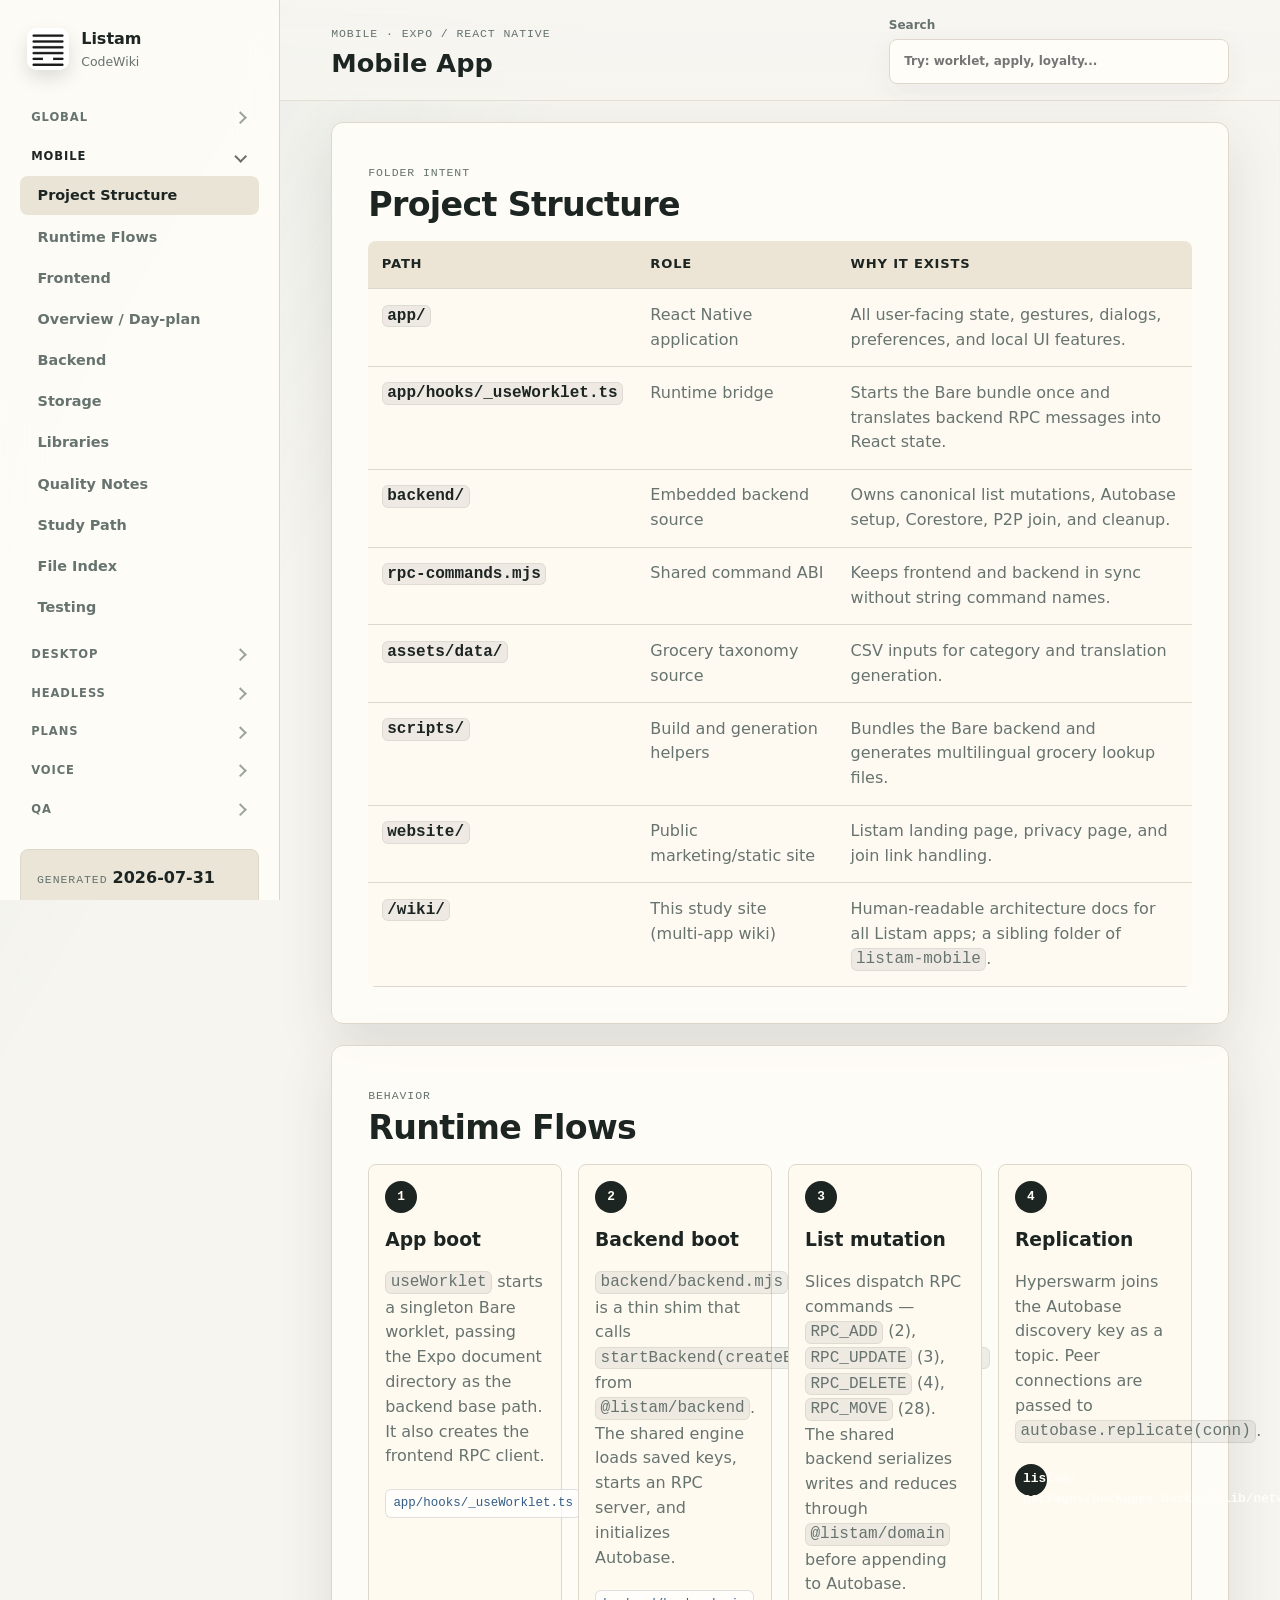
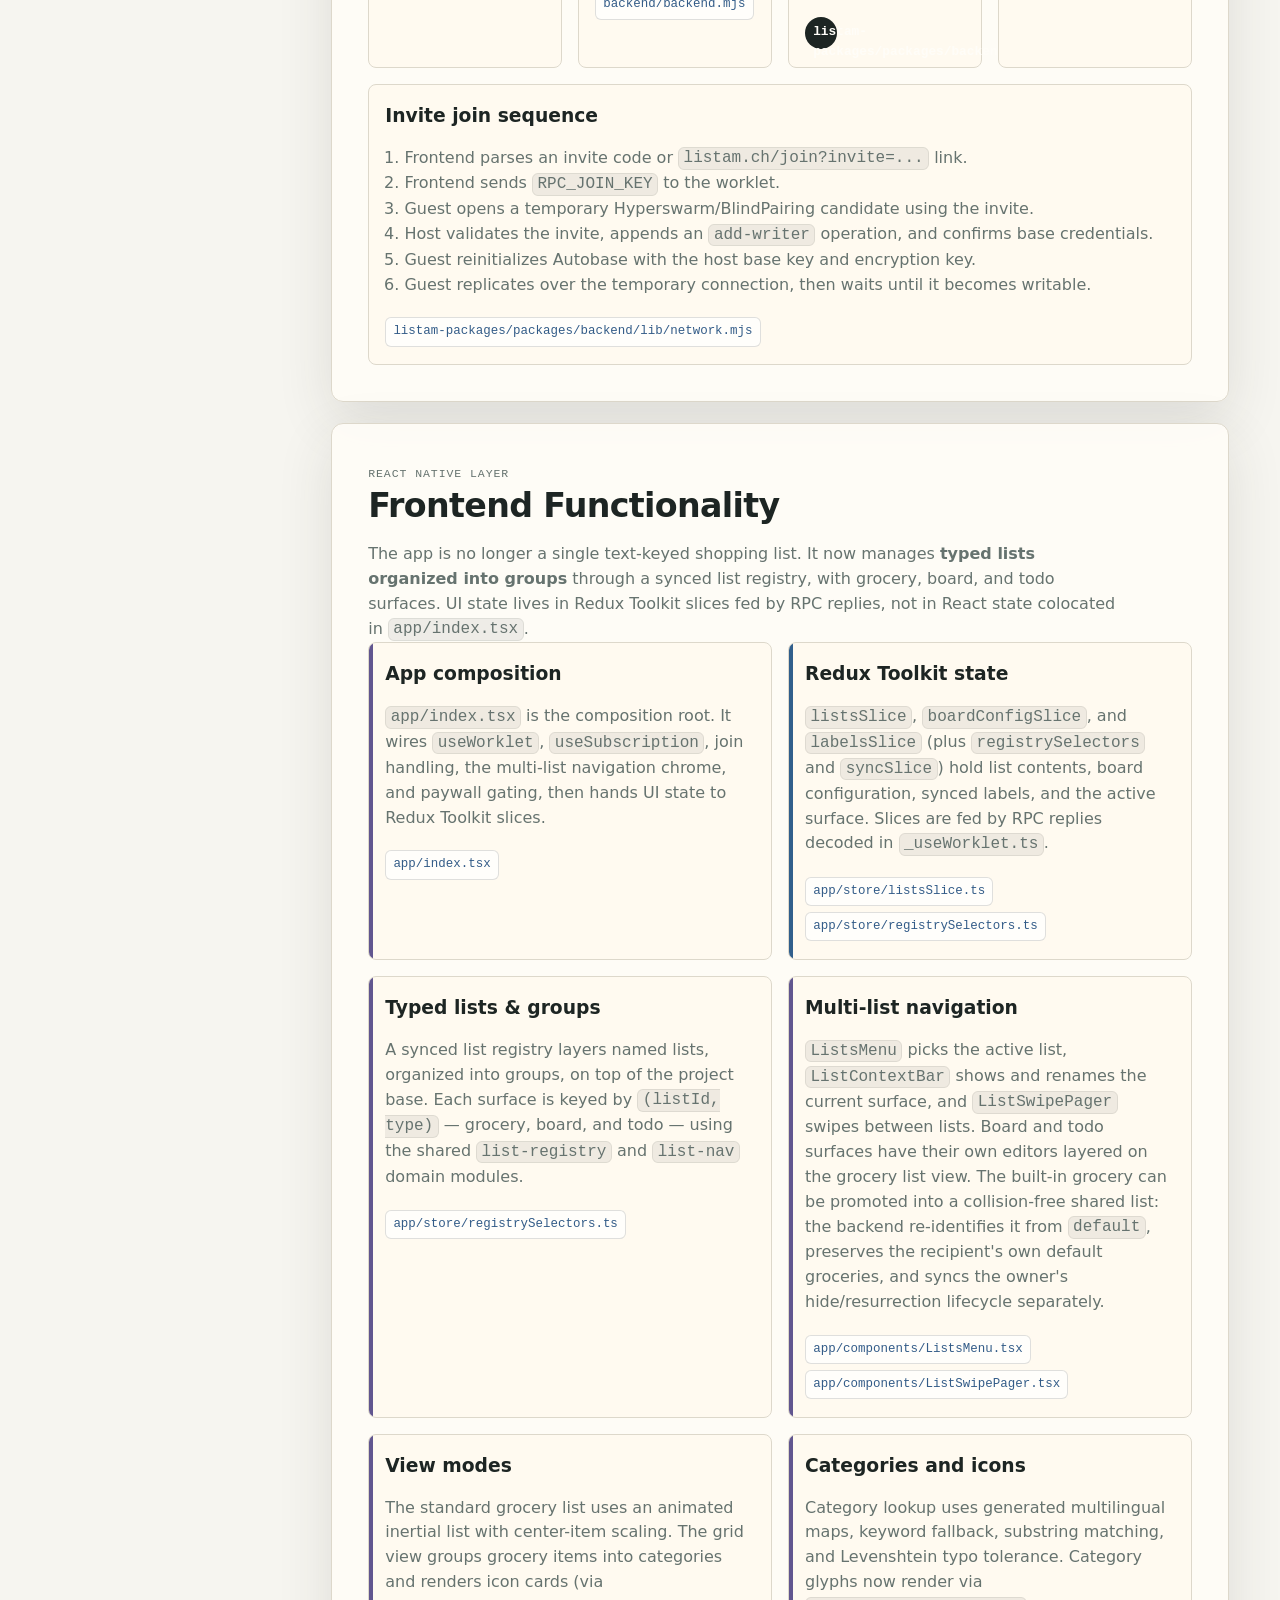
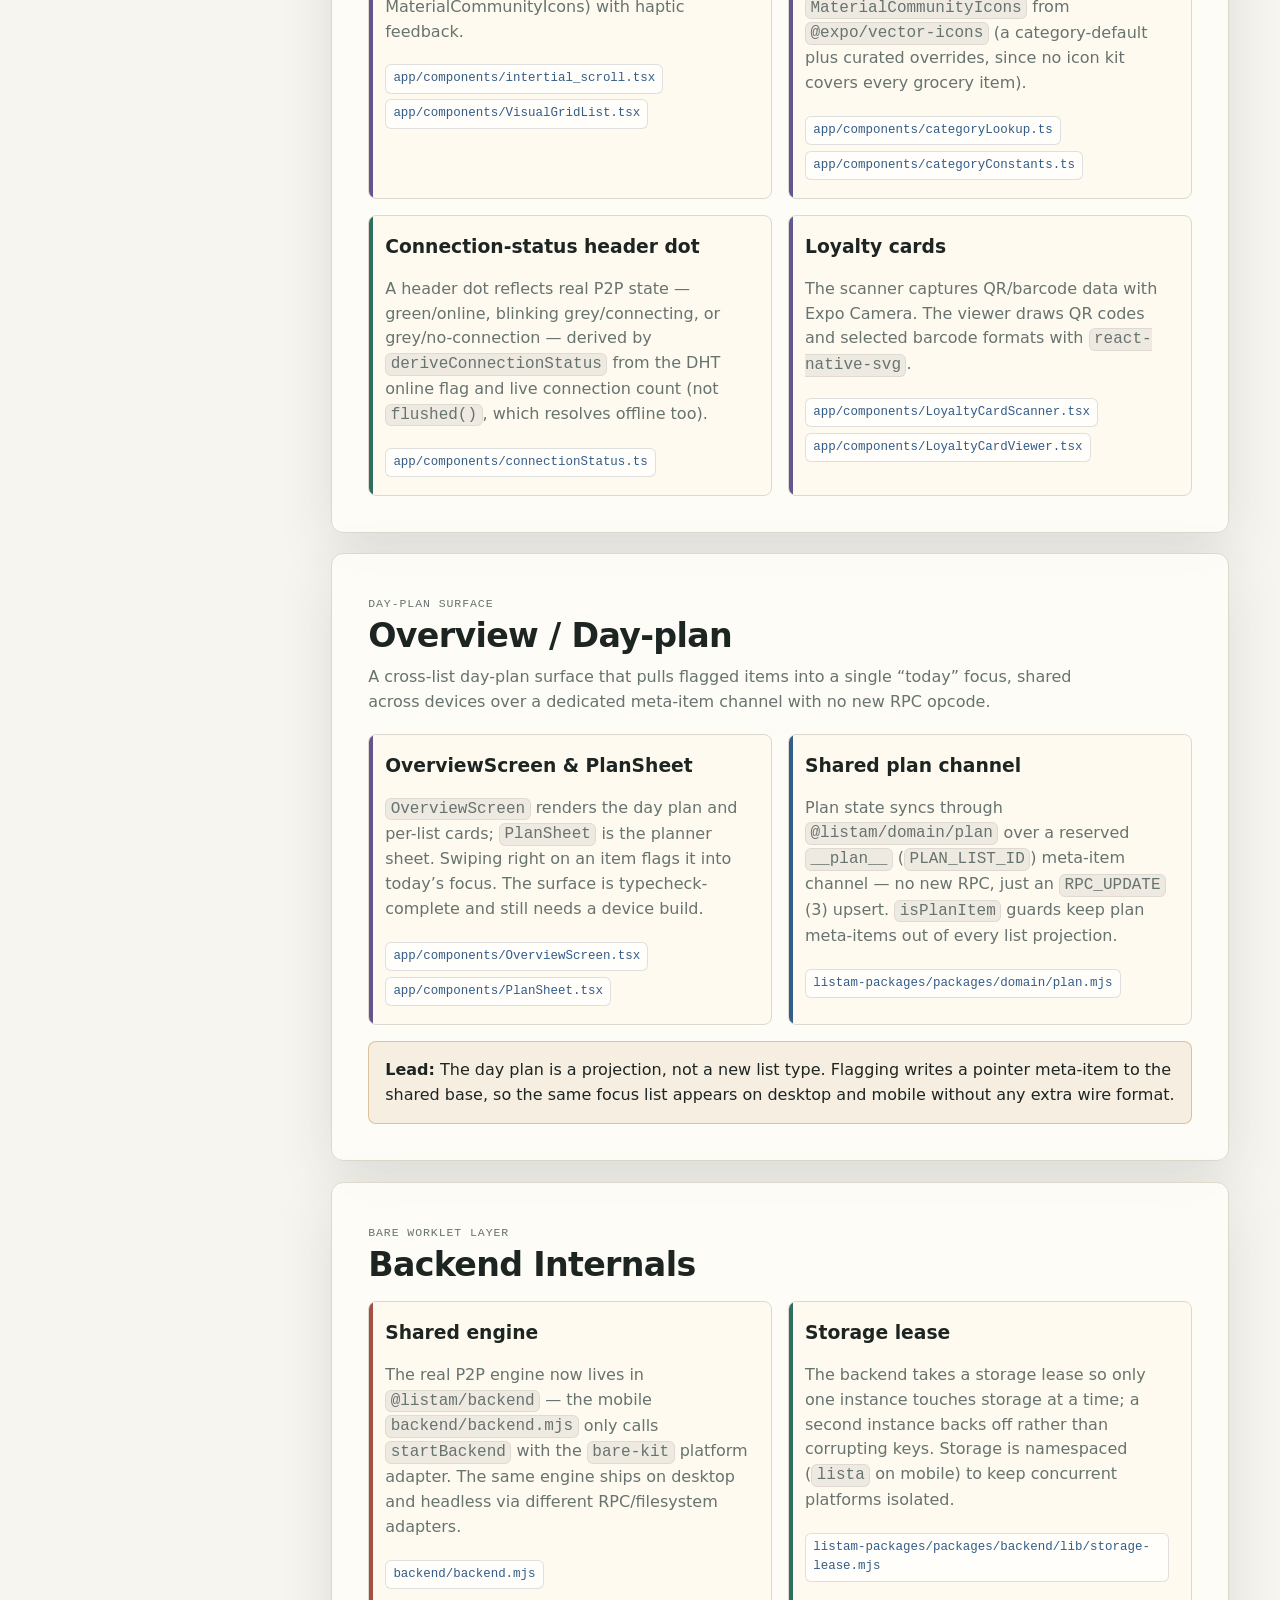
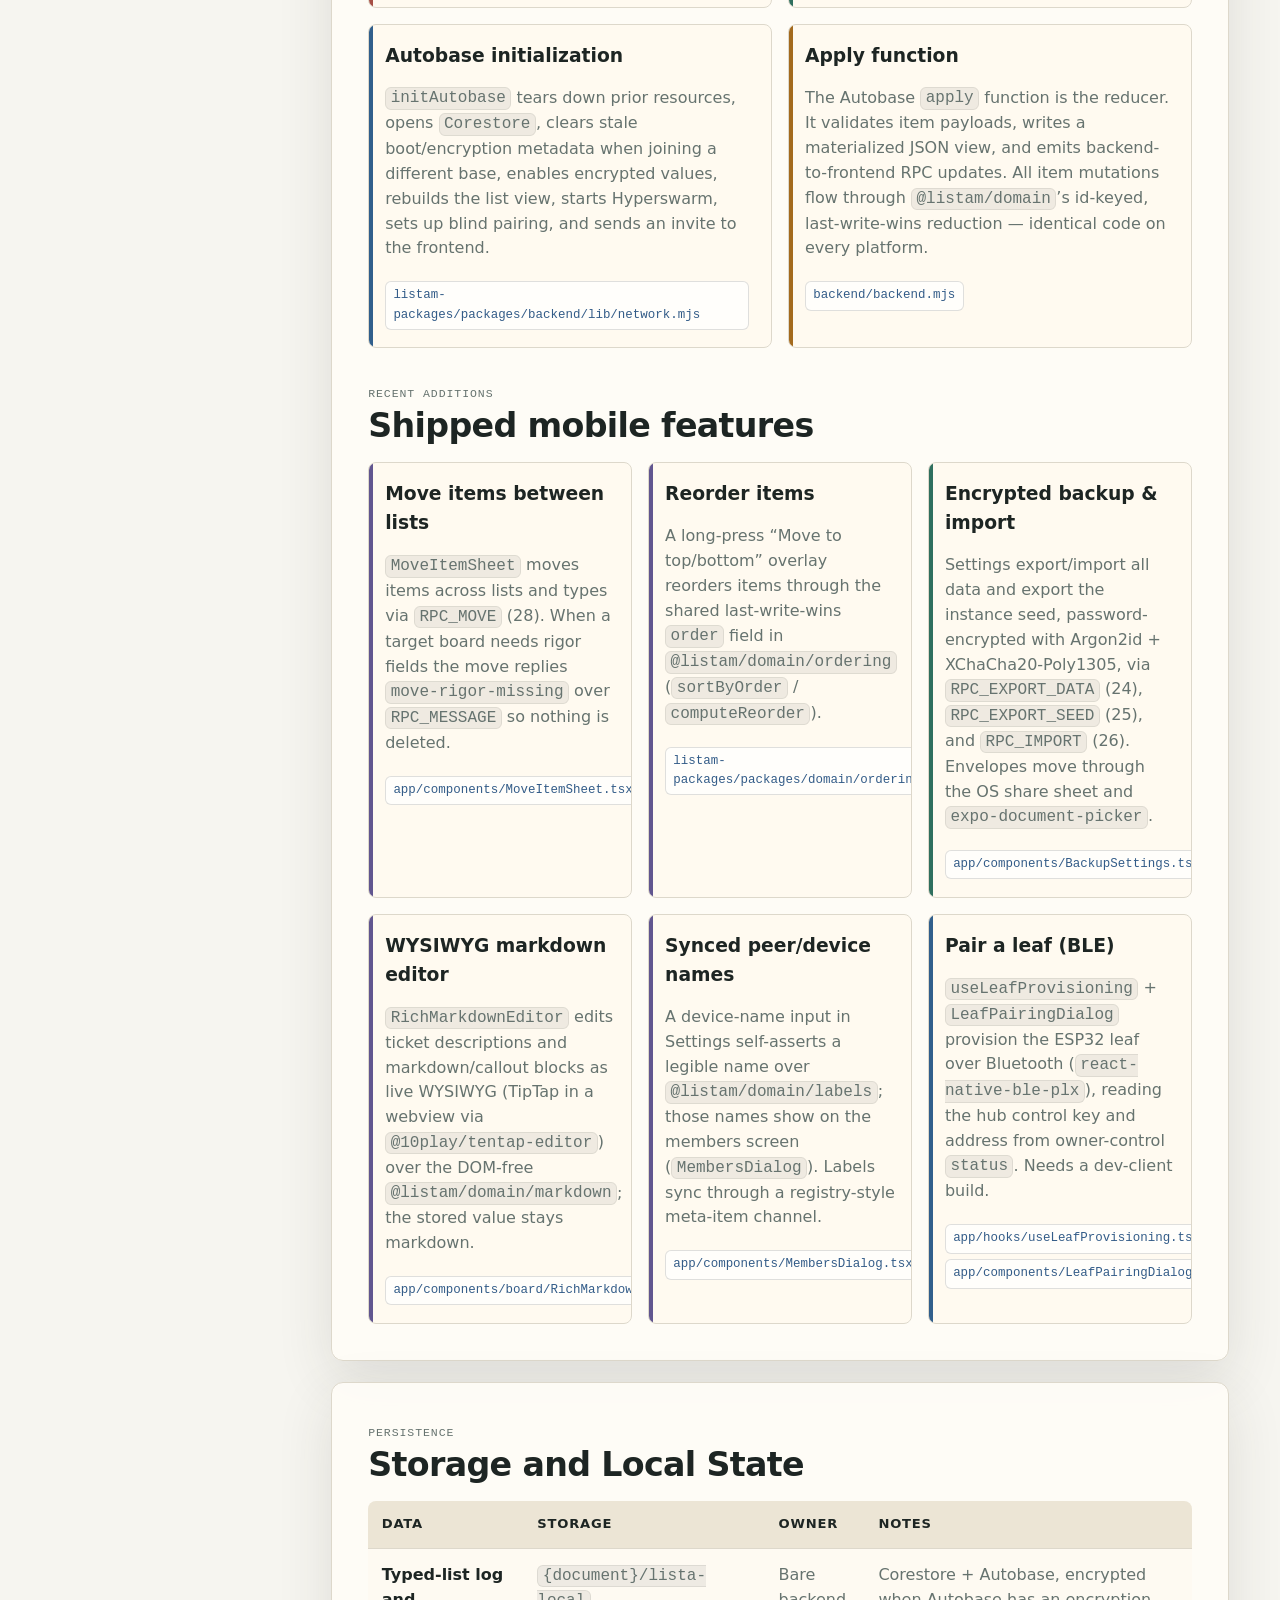
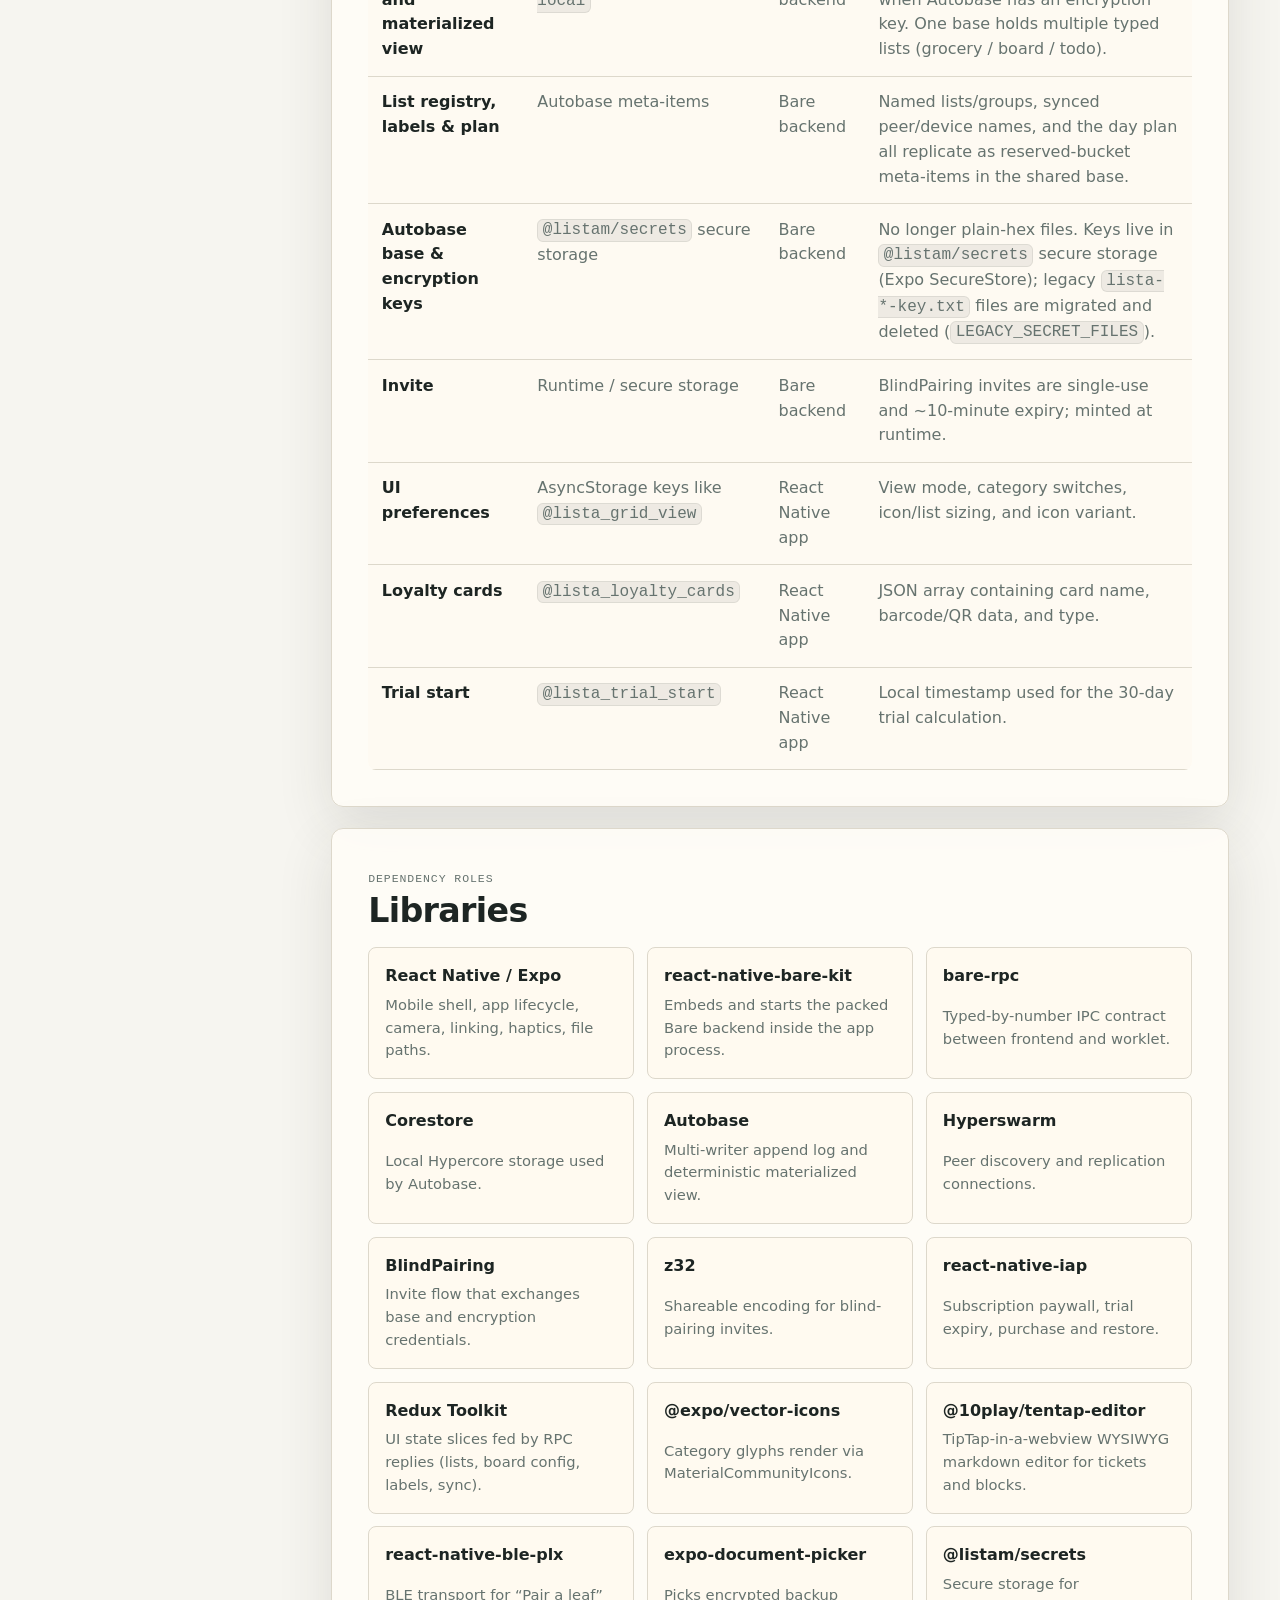
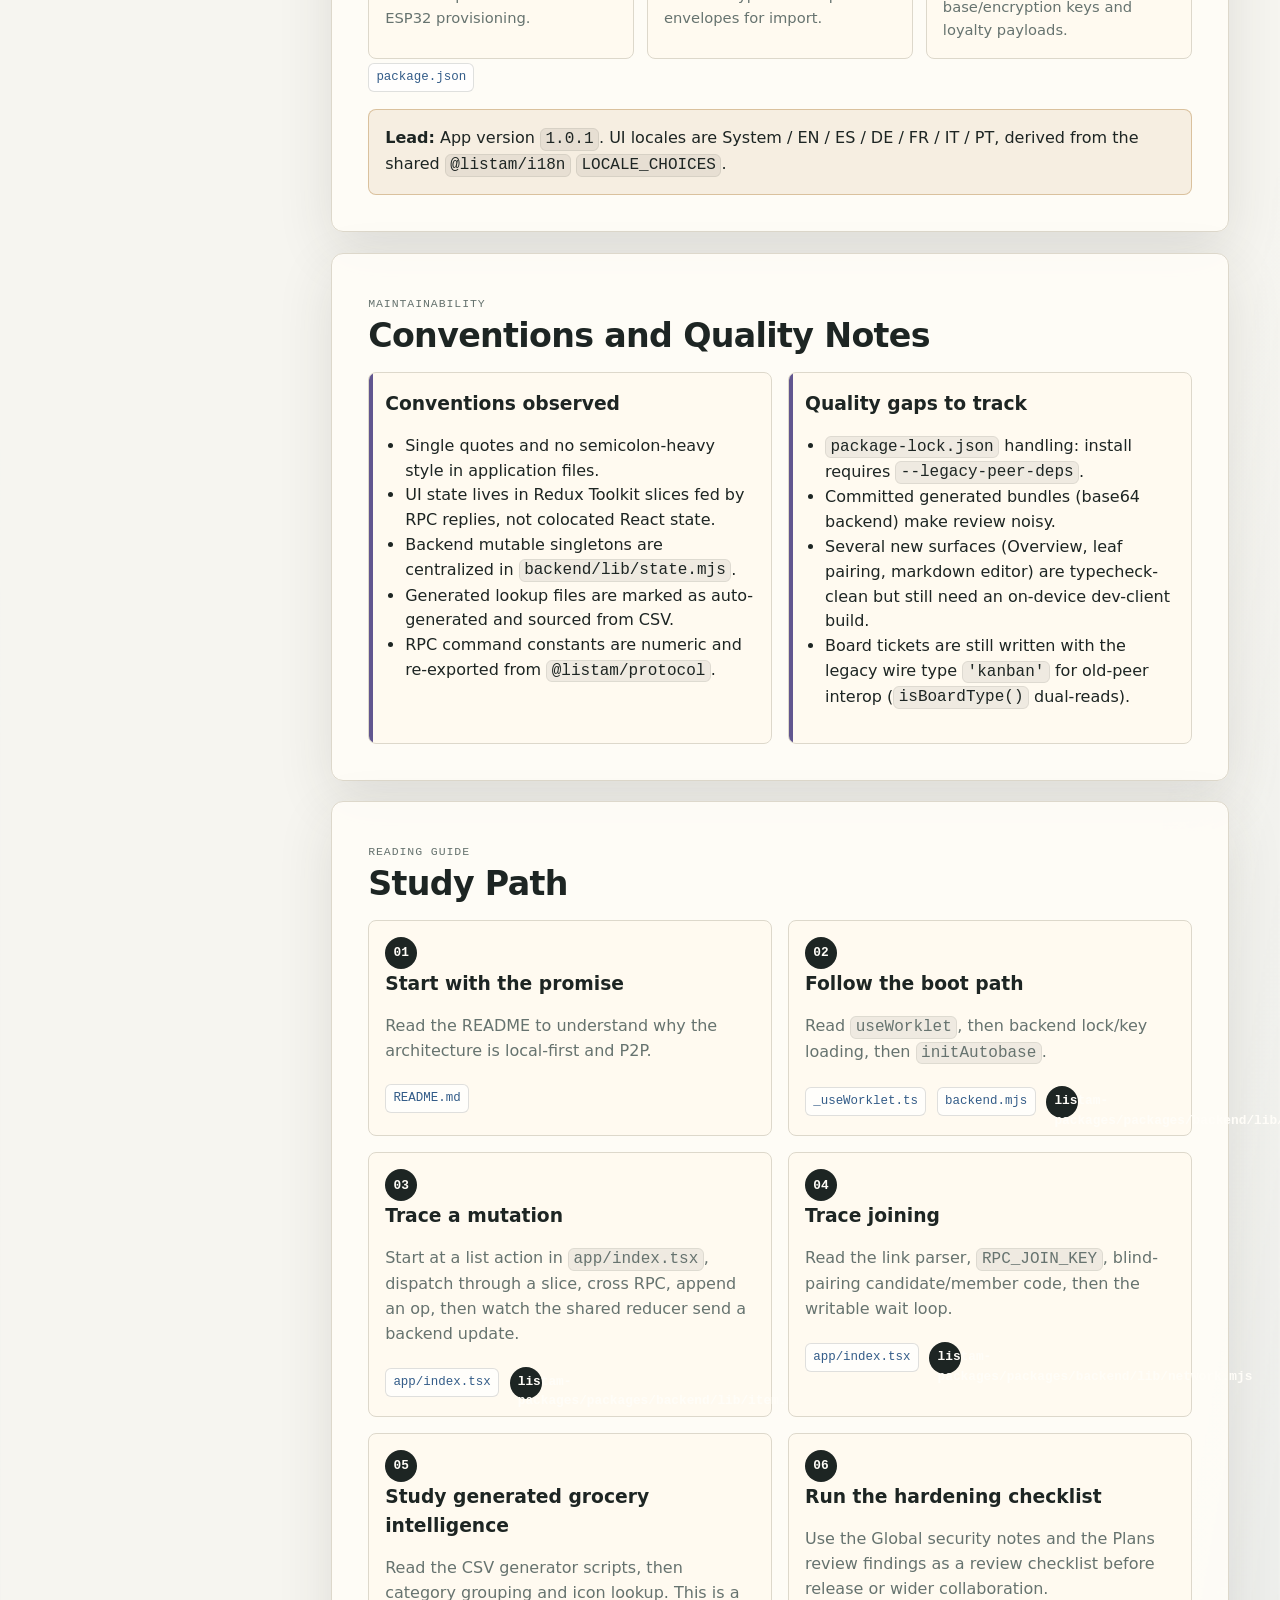
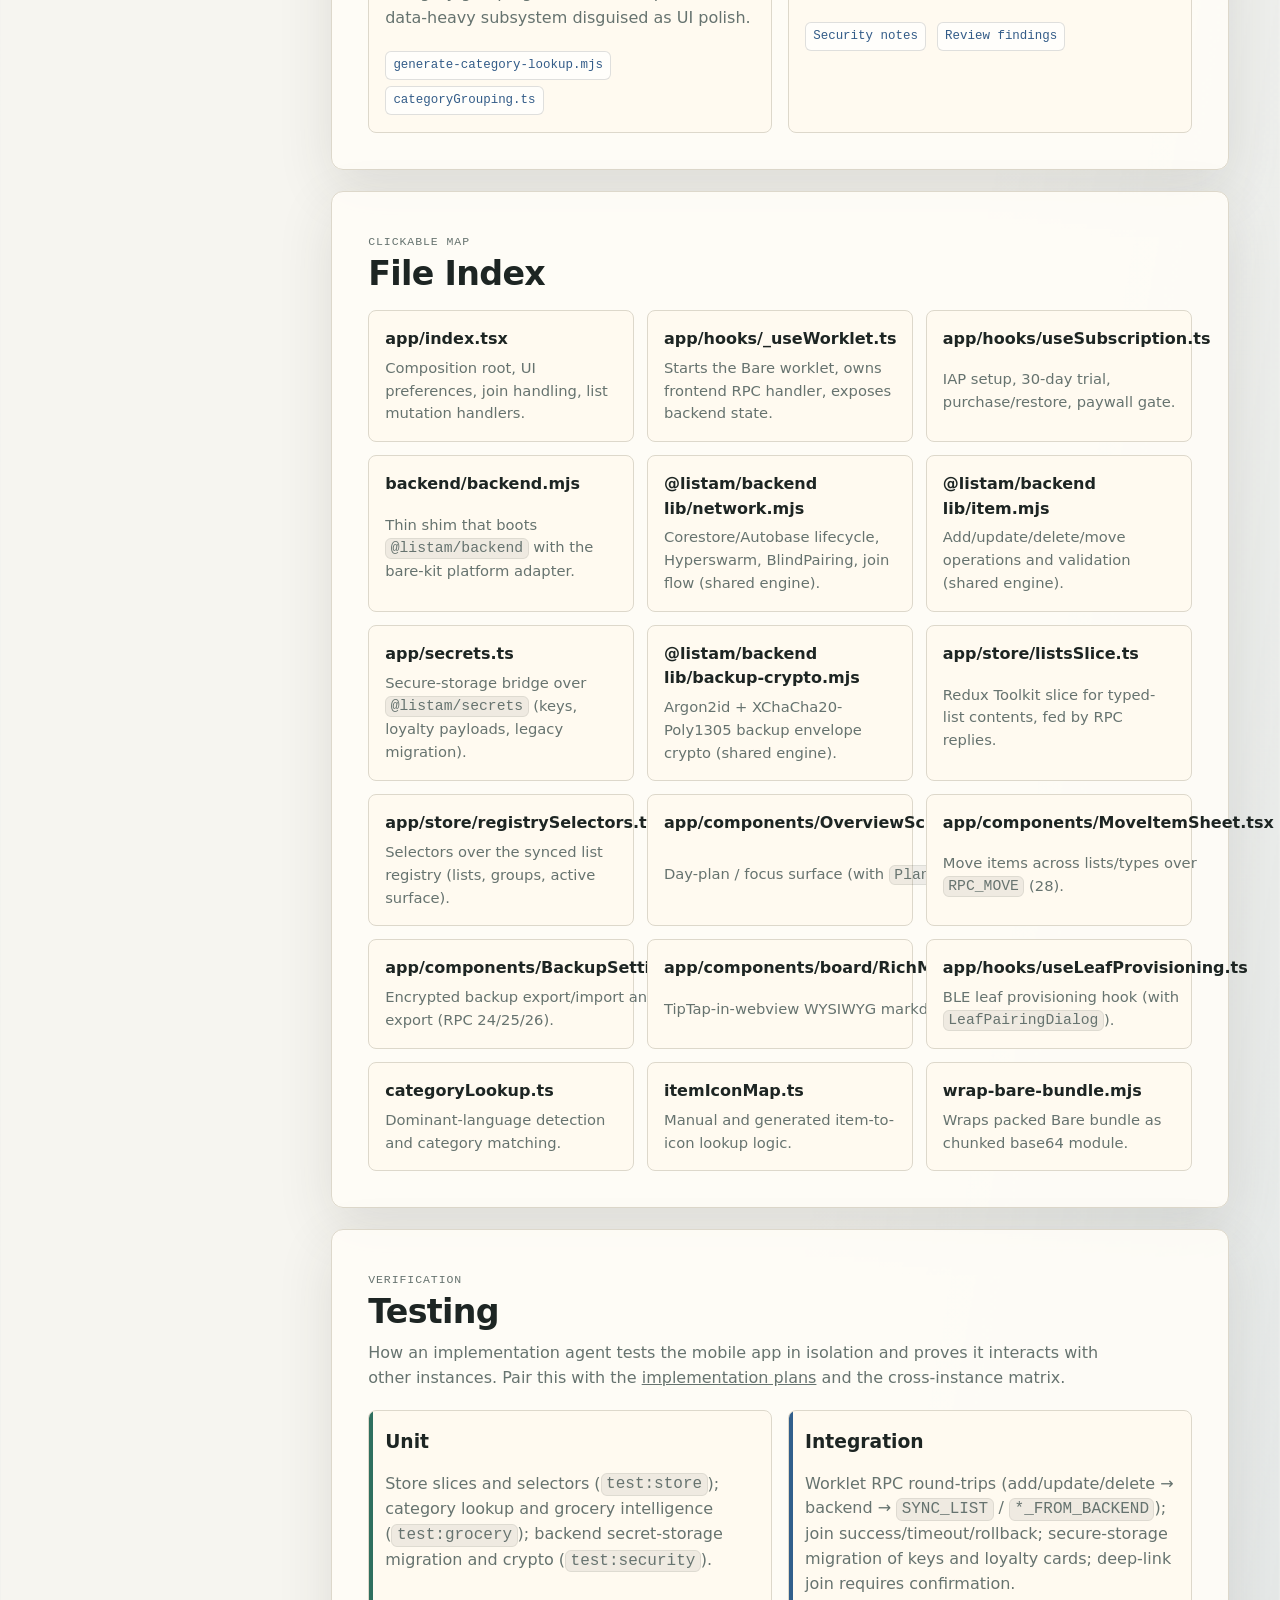
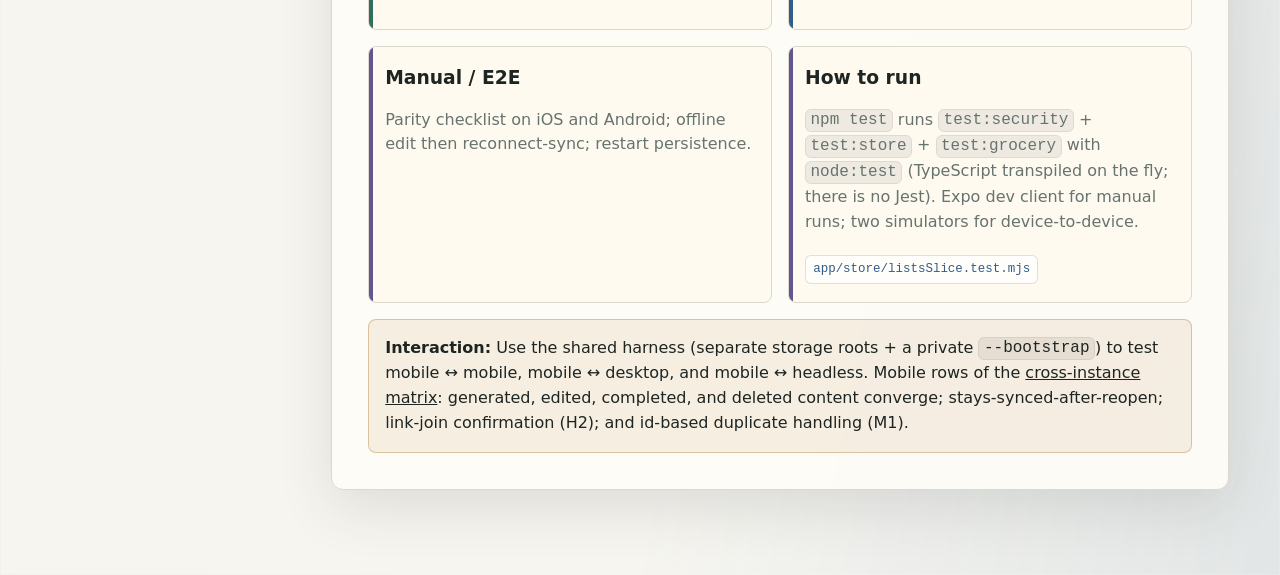
<file: public/wiki/mobile.html>
<!doctype html>
<html lang="en">
  <head>
    <meta charset="utf-8" />
    <meta name="viewport" content="width=device-width, initial-scale=1" />
    <title>Listam CodeWiki — Mobile</title>
    <meta
      name="description"
      content="Mobile-specific documentation for the Listam Expo/React Native app."
    />
    <link rel="stylesheet" href="./styles.css" />
  </head>
  <body>
    <div class="shell">
      <aside class="sidebar">
        <a class="brand" href="index.html" aria-label="Listam CodeWiki home">
          <img src="../assets/icon.png" alt="" />
          <span>
            <strong>Listam</strong>
            <small>CodeWiki</small>
          </span>
        </a>

        <nav class="nav" aria-label="Study sections">
          <details class="nav-section">
            <summary class="nav-group">Global</summary>
            <div class="nav-links">
              <a href="/">Main Website</a>
              <a href="index.html#overview">Overview</a>
              <a href="index.html#thesis">Core Thesis</a>
              <a href="index.html#architecture">Architecture</a>
              <a href="index.html#data-model">Data Model</a>
              <a href="index.html#p2p-primitives">P2P Primitives</a>
              <a href="index.html#security">Security</a>
            </div>
          </details>

          <details class="nav-section" open>
            <summary class="nav-group">Mobile</summary>
            <div class="nav-links">
              <a href="mobile.html#structure">Project Structure</a>
              <a href="mobile.html#runtime">Runtime Flows</a>
              <a href="mobile.html#frontend">Frontend</a>
              <a href="mobile.html#overview">Overview / Day-plan</a>
              <a href="mobile.html#backend">Backend</a>
              <a href="mobile.html#storage">Storage</a>
              <a href="mobile.html#libraries">Libraries</a>
              <a href="mobile.html#quality">Quality Notes</a>
              <a href="mobile.html#study">Study Path</a>
              <a href="mobile.html#file-index">File Index</a>
              <a href="mobile.html#testing">Testing</a>
            </div>
          </details>

          <details class="nav-section">
            <summary class="nav-group">Desktop</summary>
            <div class="nav-links">
              <a href="desktop.html#structure">Project Structure</a>
              <a href="desktop.html#runtime">Runtime Flows</a>
              <a href="desktop.html#frontend">Renderer UI</a>
              <a href="desktop.html#overview">Overview / Day-plan</a>
              <a href="desktop.html#backend">Worker Backend</a>
              <a href="desktop.html#devices">Peers &amp; Devices</a>
              <a href="desktop.html#storage">Storage</a>
              <a href="desktop.html#installer">Installer &amp; Releases</a>
              <a href="desktop.html#libraries">Libraries</a>
              <a href="desktop.html#file-index">File Index</a>
              <a href="desktop.html#testing">Testing</a>
            </div>
          </details>

          <details class="nav-section">
            <summary class="nav-group">Headless</summary>
            <div class="nav-links">
              <a href="headless.html#structure">Project Structure</a>
              <a href="headless.html#roles">Roles</a>
              <a href="headless.html#runtime">Runtime Flows</a>
              <a href="headless.html#ops">Control Interface</a>
              <a href="headless.html#provisioning">Leaf Provisioning</a>
              <a href="headless.html#owner-control">Owner Control</a>
              <a href="headless.html#storage">Storage</a>
              <a href="headless.html#installer">Service Installer</a>
              <a href="headless.html#libraries">Libraries</a>
              <a href="headless.html#file-index">File Index</a>
              <a href="headless.html#testing">Testing</a>
            </div>
          </details>

          <details class="nav-section">
            <summary class="nav-group">Plans</summary>
            <div class="nav-links">
              <details class="nav-subsection">
                <summary class="nav-subgroup">
                  <span>Multi-App Plan</span>
                </summary>
                <div class="nav-sublinks">
                  <a href="plans.html#multi-app-plan">Overview</a>
                  <a href="plans.html#review-findings">Review Findings</a>
                  <a href="plans.html#implementation-plans">Implementation Plans</a>
                  <a href="plans.html#lower-severity-items">Lower-Severity Items</a>
                  <a href="plans.html#strategy-improvements">Strategy Improvements</a>
                  <a href="plans.html#shared-test-harness">Shared Test Harness</a>
                  <a href="plans.html#redux-decision">Redux Decision</a>
                  <a href="plans.html#app-targets">App Targets</a>
                  <a href="plans.html#shared-package-plan">Shared Packages</a>
                  <a href="plans.html#state-manager-phase">State Manager</a>
                  <a href="plans.html#technical-architecture-notes">Technical Notes</a>
                  <a href="plans.html#shared-command-event-flow">Command Flow</a>
                  <a href="plans.html#p2p-owner-control">Owner Control</a>
                  <a href="plans.html#headless-first-run">Headless Setup</a>
                  <a href="plans.html#headless-co-invite">Co-Invite Flow</a>
                  <a href="plans.html#logging-strategy">Logging</a>
                  <a href="plans.html#development-peer-log-flow">Peer Log Flow</a>
                  <a href="plans.html#logging-controls">Logging Controls</a>
                  <a href="plans.html#secret-storage-plan">Secret Storage</a>
                  <a href="plans.html#implementation-hardening">Hardening</a>
                  <a href="plans.html#implementation-constraints">Constraints</a>
                  <a href="plans.html#future-direction">Future Direction</a>
                  <a href="plans.html#test-plan">Test Plan</a>
                  <a href="plans.html#assumptions">Assumptions</a>
                </div>
              </details>
              <details class="nav-subsection">
                <summary class="nav-subgroup">
                  <span>Dark Theme</span>
                </summary>
                <div class="nav-sublinks">
                  <a href="plans.html#dark-theme-plan">Overview</a>
                  <a href="plans.html#dark-theme-tokens">Token Model</a>
                  <a href="plans.html#dark-theme-palette">Palette</a>
                  <a href="plans.html#dark-theme-rules">Hard Rules</a>
                  <a href="plans.html#dark-theme-switching">Theme Switching</a>
                  <a href="plans.html#dark-theme-rollout">Rollout</a>
                </div>
              </details>
              <details class="nav-subsection">
                <summary class="nav-subgroup">
                  <span>Leaf Peer (ESP32)</span>
                </summary>
                <div class="nav-sublinks">
                  <a href="plans.html#leaf-peer-plan">Overview</a>
                  <a href="plans.html#leaf-architecture">Architecture</a>
                  <a href="plans.html#leaf-builds">Builds &amp; Flash</a>
                  <a href="plans.html#leaf-provisioning">Provisioning &amp; Roaming</a>
                  <a href="plans.html#leaf-persistence">Flash Persistence</a>
                  <a href="plans.html#leaf-vendored">Vendored Crates</a>
                  <a href="plans.html#leaf-peripherals">Peripherals</a>
                  <a href="plans.html#leaf-voice">Voice Plan</a>
                  <a href="plans.html#leaf-roadmap">Next Steps</a>
                </div>
              </details>
              <details class="nav-subsection">
                <summary class="nav-subgroup">
                  <span>Kanban Boards</span>
                </summary>
                <div class="nav-sublinks">
                  <a href="plans.html#kanban-plan">Overview</a>
                  <a href="plans.html#kanban-product-rules">Product Rules</a>
                  <a href="plans.html#kanban-architecture">Architecture</a>
                  <a href="plans.html#kanban-data-model">Ticket Data Model</a>
                  <a href="plans.html#kanban-board-config">Board Config</a>
                  <a href="plans.html#kanban-domain-logic">Domain Logic</a>
                  <a href="plans.html#kanban-backend">Backend Changes</a>
                  <a href="plans.html#kanban-desktop-ui">Desktop UI</a>
                  <a href="plans.html#kanban-additions">Other Additions</a>
                  <a href="plans.html#kanban-testing">Testing &amp; Verification</a>
                  <a href="plans.html#kanban-build-order">Build Order</a>
                </div>
              </details>
              <details class="nav-subsection">
                <summary class="nav-subgroup">
                  <span>Mobile Kanban</span>
                </summary>
                <div class="nav-sublinks">
                  <a href="plans.html#mobile-kanban-plan">Overview</a>
                  <a href="plans.html#mobile-kanban-decisions">Key Decisions</a>
                  <a href="plans.html#mobile-kanban-registry">List Registry</a>
                  <a href="plans.html#mobile-kanban-state">Mobile State</a>
                  <a href="plans.html#mobile-kanban-nav">Navigation &amp; Gestures</a>
                  <a href="plans.html#mobile-kanban-screens">Kanban Screens</a>
                  <a href="plans.html#mobile-kanban-i18n">i18n &amp; Theme</a>
                  <a href="plans.html#mobile-kanban-testing">Testing &amp; Verification</a>
                  <a href="plans.html#mobile-kanban-risks">Risks &amp; Edge Cases</a>
                  <a href="plans.html#mobile-kanban-build-order">Build Order</a>
                </div>
              </details>
            </div>
          </details>

          <details class="nav-section">
            <summary class="nav-group">Voice</summary>
            <div class="nav-links">
              <a href="voice.html#overview">Overview</a>
              <a href="voice.html#architecture">Architecture</a>
              <a href="voice.html#wake-words">Wake Words</a>
              <a href="voice.html#commands">Commands</a>
              <a href="voice.html#notetaker">Notetaker</a>
              <a href="voice.html#dataset">Training Dataset</a>
              <a href="voice.html#stt">Speech-to-Text</a>
              <a href="voice.html#led">LED Feedback</a>
              <a href="voice.html#status">Status</a>
            </div>
          </details>

          <details class="nav-section">
            <summary class="nav-group">QA</summary>
            <div class="nav-links">
              <a href="qa.html#qa-overview">Release QA Overview</a>
              <a href="qa.html#qa-smoke">Smoke Matrix</a>
              <a href="qa.html#qa-mobile">Mobile Checklist</a>
              <a href="qa.html#qa-desktop">Desktop Checklist</a>
              <a href="qa.html#qa-headless">Headless Checklist</a>
              <a href="qa.html#qa-voice">Voice Checklist</a>
              <a href="qa.html#qa-cross-device">Cross-Device Scenarios</a>
              <a href="qa.html#qa-release">Release Gate</a>
            </div>
          </details>
        </nav>

        <div class="sidebar-card">
          <span class="eyebrow">Generated</span>
          <strong>2026-07-31</strong>
          <p>Multi-app wiki: the mobile, desktop, and headless apps plus plans, phases, and release QA.</p>
        </div>
      </aside>

      <main class="content">
        <header class="topbar">
          <div>
            <span class="eyebrow">Mobile · Expo / React Native</span>
            <h1>Mobile App</h1>
          </div>
          <label class="search">
            <span>Search</span>
            <input id="site-search" type="search" placeholder="Try: worklet, apply, loyalty..." />
          </label>
        </header>

        <section id="structure" class="page page-searchable">
          <div class="section-heading">
            <span class="eyebrow">Folder intent</span>
            <h2>Project Structure</h2>
          </div>

          <table class="info-table">
            <thead>
              <tr>
                <th>Path</th>
                <th>Role</th>
                <th>Why it exists</th>
              </tr>
            </thead>
            <tbody>
              <tr>
                <td><code>app/</code></td>
                <td>React Native application</td>
                <td>All user-facing state, gestures, dialogs, preferences, and local UI features.</td>
              </tr>
              <tr>
                <td><code>app/hooks/_useWorklet.ts</code></td>
                <td>Runtime bridge</td>
                <td>Starts the Bare bundle once and translates backend RPC messages into React state.</td>
              </tr>
              <tr>
                <td><code>backend/</code></td>
                <td>Embedded backend source</td>
                <td>Owns canonical list mutations, Autobase setup, Corestore, P2P join, and cleanup.</td>
              </tr>
              <tr>
                <td><code>rpc-commands.mjs</code></td>
                <td>Shared command ABI</td>
                <td>Keeps frontend and backend in sync without string command names.</td>
              </tr>
              <tr>
                <td><code>assets/data/</code></td>
                <td>Grocery taxonomy source</td>
                <td>CSV inputs for category and translation generation.</td>
              </tr>
              <tr>
                <td><code>scripts/</code></td>
                <td>Build and generation helpers</td>
                <td>Bundles the Bare backend and generates multilingual grocery lookup files.</td>
              </tr>
              <tr>
                <td><code>website/</code></td>
                <td>Public marketing/static site</td>
                <td>Listam landing page, privacy page, and join link handling.</td>
              </tr>
              <tr>
                <td><code>/wiki/</code></td>
                <td>This study site (multi-app wiki)</td>
                <td>Human-readable architecture docs for all Listam apps; a sibling folder of <code>listam-mobile</code>.</td>
              </tr>
            </tbody>
          </table>
        </section>

        <section id="runtime" class="page page-searchable">
          <div class="section-heading">
            <span class="eyebrow">Behavior</span>
            <h2>Runtime Flows</h2>
          </div>

          <div class="flow">
            <div>
              <span>1</span>
              <h3>App boot</h3>
              <p>
                <code>useWorklet</code> starts a singleton Bare worklet, passing the Expo document
                directory as the backend base path. It also creates the frontend RPC client.
              </p>
              <a class="source" href="https://github.com/romme86/listam-mobile/blob/main/app/hooks/_useWorklet.ts">app/hooks/_useWorklet.ts</a>
            </div>
            <div>
              <span>2</span>
              <h3>Backend boot</h3>
              <p>
                <code>backend/backend.mjs</code> is a thin shim that calls
                <code>startBackend(createBareKitPlatform(...))</code> from <code>@listam/backend</code>.
                The shared engine loads saved keys, starts an RPC server, and initializes Autobase.
              </p>
              <a class="source" href="https://github.com/romme86/listam-mobile/blob/main/backend/backend.mjs">backend/backend.mjs</a>
            </div>
            <div>
              <span>3</span>
              <h3>List mutation</h3>
              <p>
                Slices dispatch RPC commands — <code>RPC_ADD</code> (2), <code>RPC_UPDATE</code> (3),
                <code>RPC_DELETE</code> (4), <code>RPC_MOVE</code> (28). The shared backend serializes
                writes and reduces through <code>@listam/domain</code> before appending to Autobase.
              </p>
              <span class="source">listam-packages/packages/backend/lib/item.mjs</span>
            </div>
            <div>
              <span>4</span>
              <h3>Replication</h3>
              <p>
                Hyperswarm joins the Autobase discovery key as a topic. Peer connections are passed to
                <code>autobase.replicate(conn)</code>.
              </p>
              <span class="source">listam-packages/packages/backend/lib/network.mjs</span>
            </div>
          </div>

          <div class="sequence">
            <h3>Invite join sequence</h3>
            <ol>
              <li>Frontend parses an invite code or <code>listam.ch/join?invite=...</code> link.</li>
              <li>Frontend sends <code>RPC_JOIN_KEY</code> to the worklet.</li>
              <li>Guest opens a temporary Hyperswarm/BlindPairing candidate using the invite.</li>
              <li>Host validates the invite, appends an <code>add-writer</code> operation, and confirms base credentials.</li>
              <li>Guest reinitializes Autobase with the host base key and encryption key.</li>
              <li>Guest replicates over the temporary connection, then waits until it becomes writable.</li>
            </ol>
            <span class="source">listam-packages/packages/backend/lib/network.mjs</span>
          </div>
        </section>

        <section id="frontend" class="page page-searchable">
          <div class="section-heading">
            <span class="eyebrow">React Native layer</span>
            <h2>Frontend Functionality</h2>
          </div>

          <p class="section-lede">
            The app is no longer a single text-keyed shopping list. It now manages <strong>typed
            lists organized into groups</strong> through a synced list registry, with grocery,
            board, and todo surfaces. UI state lives in Redux Toolkit slices fed by RPC replies, not
            in React state colocated in <code>app/index.tsx</code>.
          </p>

          <div class="grid two">
            <article class="card">
              <h3>App composition</h3>
              <p>
                <code>app/index.tsx</code> is the composition root. It wires <code>useWorklet</code>,
                <code>useSubscription</code>, join handling, the multi-list navigation chrome, and
                paywall gating, then hands UI state to Redux Toolkit slices.
              </p>
              <a class="source" href="https://github.com/romme86/listam-mobile/blob/main/app/index.tsx">app/index.tsx</a>
            </article>
            <article class="card accent-blue">
              <h3>Redux Toolkit state</h3>
              <p>
                <code>listsSlice</code>, <code>boardConfigSlice</code>, and <code>labelsSlice</code>
                (plus <code>registrySelectors</code> and <code>syncSlice</code>) hold list contents,
                board configuration, synced labels, and the active surface. Slices are fed by RPC
                replies decoded in <code>_useWorklet.ts</code>.
              </p>
              <a class="source" href="https://github.com/romme86/listam-mobile/blob/main/app/store/listsSlice.ts">app/store/listsSlice.ts</a>
              <a class="source" href="https://github.com/romme86/listam-mobile/blob/main/app/store/registrySelectors.ts">app/store/registrySelectors.ts</a>
            </article>
            <article class="card">
              <h3>Typed lists &amp; groups</h3>
              <p>
                A synced list registry layers named lists, organized into groups, on top of the
                project base. Each surface is keyed by <code>(listId, type)</code> — grocery, board,
                and todo — using the shared <code>list-registry</code> and <code>list-nav</code>
                domain modules.
              </p>
              <a class="source" href="https://github.com/romme86/listam-mobile/blob/main/app/store/registrySelectors.ts">app/store/registrySelectors.ts</a>
            </article>
            <article class="card">
              <h3>Multi-list navigation</h3>
              <p>
                <code>ListsMenu</code> picks the active list, <code>ListContextBar</code> shows and
                renames the current surface, and <code>ListSwipePager</code> swipes between lists.
                Board and todo surfaces have their own editors layered on the grocery list view.
                The built-in grocery can be promoted into a collision-free shared list: the backend
                re-identifies it from <code>default</code>, preserves the recipient's own default
                groceries, and syncs the owner's hide/resurrection lifecycle separately.
              </p>
              <a class="source" href="https://github.com/romme86/listam-mobile/blob/main/app/components/ListsMenu.tsx">app/components/ListsMenu.tsx</a>
              <a class="source" href="https://github.com/romme86/listam-mobile/blob/main/app/components/ListSwipePager.tsx">app/components/ListSwipePager.tsx</a>
            </article>
            <article class="card">
              <h3>View modes</h3>
              <p>
                The standard grocery list uses an animated inertial list with center-item scaling. The
                grid view groups grocery items into categories and renders icon cards (via
                MaterialCommunityIcons) with haptic feedback.
              </p>
              <a class="source" href="https://github.com/romme86/listam-mobile/blob/main/app/components/intertial_scroll.tsx">app/components/intertial_scroll.tsx</a>
              <a class="source" href="https://github.com/romme86/listam-mobile/blob/main/app/components/VisualGridList.tsx">app/components/VisualGridList.tsx</a>
            </article>
            <article class="card">
              <h3>Categories and icons</h3>
              <p>
                Category lookup uses generated multilingual maps, keyword fallback, substring matching,
                and Levenshtein typo tolerance. Category glyphs now render via
                <code>MaterialCommunityIcons</code> from <code>@expo/vector-icons</code> (a
                category-default plus curated overrides, since no icon kit covers every grocery item).
              </p>
              <a class="source" href="https://github.com/romme86/listam-mobile/blob/main/app/components/categoryLookup.ts">app/components/categoryLookup.ts</a>
              <a class="source" href="https://github.com/romme86/listam-mobile/blob/main/app/components/categoryConstants.ts">app/components/categoryConstants.ts</a>
            </article>
            <article class="card accent-green">
              <h3>Connection-status header dot</h3>
              <p>
                A header dot reflects real P2P state — green/online, blinking grey/connecting, or
                grey/no-connection — derived by <code>deriveConnectionStatus</code> from the DHT
                online flag and live connection count (not <code>flushed()</code>, which resolves
                offline too).
              </p>
              <a class="source" href="https://github.com/romme86/listam-mobile/blob/main/app/components/connectionStatus.ts">app/components/connectionStatus.ts</a>
            </article>
            <article class="card">
              <h3>Loyalty cards</h3>
              <p>
                The scanner captures QR/barcode data with Expo Camera. The viewer draws QR codes and
                selected barcode formats with <code>react-native-svg</code>.
              </p>
              <a class="source" href="https://github.com/romme86/listam-mobile/blob/main/app/components/LoyaltyCardScanner.tsx">app/components/LoyaltyCardScanner.tsx</a>
              <a class="source" href="https://github.com/romme86/listam-mobile/blob/main/app/components/LoyaltyCardViewer.tsx">app/components/LoyaltyCardViewer.tsx</a>
            </article>
          </div>
        </section>

        <section id="overview" class="page page-searchable">
          <div class="section-heading">
            <span class="eyebrow">Day-plan surface</span>
            <h2>Overview / Day-plan</h2>
            <p class="section-lede">
              A cross-list day-plan surface that pulls flagged items into a single &ldquo;today&rdquo;
              focus, shared across devices over a dedicated meta-item channel with no new RPC opcode.
            </p>
          </div>

          <div class="grid two">
            <article class="card">
              <h3>OverviewScreen &amp; PlanSheet</h3>
              <p>
                <code>OverviewScreen</code> renders the day plan and per-list cards;
                <code>PlanSheet</code> is the planner sheet. Swiping right on an item flags it into
                today&rsquo;s focus. The surface is typecheck-complete and still needs a device build.
              </p>
              <a class="source" href="https://github.com/romme86/listam-mobile/blob/main/app/components/OverviewScreen.tsx">app/components/OverviewScreen.tsx</a>
              <a class="source" href="https://github.com/romme86/listam-mobile/blob/main/app/components/PlanSheet.tsx">app/components/PlanSheet.tsx</a>
            </article>
            <article class="card accent-blue">
              <h3>Shared plan channel</h3>
              <p>
                Plan state syncs through <code>@listam/domain/plan</code> over a reserved
                <code>__plan__</code> (<code>PLAN_LIST_ID</code>) meta-item channel — no new RPC, just
                an <code>RPC_UPDATE</code> (3) upsert. <code>isPlanItem</code> guards keep plan
                meta-items out of every list projection.
              </p>
              <span class="source">listam-packages/packages/domain/plan.mjs</span>
            </article>
          </div>

          <div class="callout">
            <strong>Lead:</strong>
            The day plan is a projection, not a new list type. Flagging writes a pointer meta-item to
            the shared base, so the same focus list appears on desktop and mobile without any extra
            wire format.
          </div>
        </section>

        <section id="backend" class="page page-searchable">
          <div class="section-heading">
            <span class="eyebrow">Bare worklet layer</span>
            <h2>Backend Internals</h2>
          </div>

          <div class="grid two">
            <article class="card accent-red">
              <h3>Shared engine</h3>
              <p>
                The real P2P engine now lives in <code>@listam/backend</code> — the mobile
                <code>backend/backend.mjs</code> only calls <code>startBackend</code> with the
                <code>bare-kit</code> platform adapter. The same engine ships on desktop and headless
                via different RPC/filesystem adapters.
              </p>
              <a class="source" href="https://github.com/romme86/listam-mobile/blob/main/backend/backend.mjs">backend/backend.mjs</a>
            </article>
            <article class="card accent-green">
              <h3>Storage lease</h3>
              <p>
                The backend takes a storage lease so only one instance touches storage at a time; a
                second instance backs off rather than corrupting keys. Storage is namespaced
                (<code>lista</code> on mobile) to keep concurrent platforms isolated.
              </p>
              <span class="source">listam-packages/packages/backend/lib/storage-lease.mjs</span>
            </article>
            <article class="card accent-blue">
              <h3>Autobase initialization</h3>
              <p>
                <code>initAutobase</code> tears down prior resources, opens <code>Corestore</code>, clears
                stale boot/encryption metadata when joining a different base, enables encrypted values,
                rebuilds the list view, starts Hyperswarm, sets up blind pairing, and sends an invite to
                the frontend.
              </p>
              <span class="source">listam-packages/packages/backend/lib/network.mjs</span>
            </article>
            <article class="card accent-amber">
              <h3>Apply function</h3>
              <p>
                The Autobase <code>apply</code> function is the reducer. It validates item payloads,
                writes a materialized JSON view, and emits backend-to-frontend RPC updates. All item
                mutations flow through <code>@listam/domain</code>&rsquo;s id-keyed, last-write-wins
                reduction — identical code on every platform.
              </p>
              <a class="source" href="https://github.com/romme86/listam-mobile/blob/main/backend/backend.mjs">backend/backend.mjs</a>
            </article>
          </div>

          <div class="section-heading" style="margin-top: 2rem">
            <span class="eyebrow">Recent additions</span>
            <h2>Shipped mobile features</h2>
          </div>

          <div class="grid three">
            <article class="card">
              <h3>Move items between lists</h3>
              <p>
                <code>MoveItemSheet</code> moves items across lists and types via
                <code>RPC_MOVE</code> (28). When a target board needs rigor fields the move replies
                <code>move-rigor-missing</code> over <code>RPC_MESSAGE</code> so nothing is deleted.
              </p>
              <a class="source" href="https://github.com/romme86/listam-mobile/blob/main/app/components/MoveItemSheet.tsx">app/components/MoveItemSheet.tsx</a>
            </article>
            <article class="card">
              <h3>Reorder items</h3>
              <p>
                A long-press &ldquo;Move to top/bottom&rdquo; overlay reorders items through the
                shared last-write-wins <code>order</code> field in
                <code>@listam/domain/ordering</code> (<code>sortByOrder</code> /
                <code>computeReorder</code>).
              </p>
              <span class="source">listam-packages/packages/domain/ordering.mjs</span>
            </article>
            <article class="card accent-green">
              <h3>Encrypted backup &amp; import</h3>
              <p>
                Settings export/import all data and export the instance seed, password-encrypted with
                Argon2id + XChaCha20-Poly1305, via <code>RPC_EXPORT_DATA</code> (24),
                <code>RPC_EXPORT_SEED</code> (25), and <code>RPC_IMPORT</code> (26). Envelopes move
                through the OS share sheet and <code>expo-document-picker</code>.
              </p>
              <a class="source" href="https://github.com/romme86/listam-mobile/blob/main/app/components/BackupSettings.tsx">app/components/BackupSettings.tsx</a>
            </article>
            <article class="card">
              <h3>WYSIWYG markdown editor</h3>
              <p>
                <code>RichMarkdownEditor</code> edits ticket descriptions and markdown/callout blocks
                as live WYSIWYG (TipTap in a webview via <code>@10play/tentap-editor</code>) over the
                DOM-free <code>@listam/domain/markdown</code>; the stored value stays markdown.
              </p>
              <a class="source" href="https://github.com/romme86/listam-mobile/blob/main/app/components/board/RichMarkdownEditor.tsx">app/components/board/RichMarkdownEditor.tsx</a>
            </article>
            <article class="card">
              <h3>Synced peer/device names</h3>
              <p>
                A device-name input in Settings self-asserts a legible name over
                <code>@listam/domain/labels</code>; those names show on the members screen
                (<code>MembersDialog</code>). Labels sync through a registry-style meta-item channel.
              </p>
              <a class="source" href="https://github.com/romme86/listam-mobile/blob/main/app/components/MembersDialog.tsx">app/components/MembersDialog.tsx</a>
            </article>
            <article class="card accent-blue">
              <h3>Pair a leaf (BLE)</h3>
              <p>
                <code>useLeafProvisioning</code> + <code>LeafPairingDialog</code> provision the ESP32
                leaf over Bluetooth (<code>react-native-ble-plx</code>), reading the hub control key
                and address from owner-control <code>status</code>. Needs a dev-client build.
              </p>
              <a class="source" href="https://github.com/romme86/listam-mobile/blob/main/app/hooks/useLeafProvisioning.ts">app/hooks/useLeafProvisioning.ts</a>
              <a class="source" href="https://github.com/romme86/listam-mobile/blob/main/app/components/LeafPairingDialog.tsx">app/components/LeafPairingDialog.tsx</a>
            </article>
          </div>
        </section>

        <section id="storage" class="page page-searchable">
          <div class="section-heading">
            <span class="eyebrow">Persistence</span>
            <h2>Storage and Local State</h2>
          </div>

          <table class="info-table">
            <thead>
              <tr>
                <th>Data</th>
                <th>Storage</th>
                <th>Owner</th>
                <th>Notes</th>
              </tr>
            </thead>
            <tbody>
              <tr>
                <td>Typed-list log and materialized view</td>
                <td><code>{document}/lista-local</code></td>
                <td>Bare backend</td>
                <td>Corestore + Autobase, encrypted when Autobase has an encryption key. One base holds
                multiple typed lists (grocery / board / todo).</td>
              </tr>
              <tr>
                <td>List registry, labels &amp; plan</td>
                <td>Autobase meta-items</td>
                <td>Bare backend</td>
                <td>Named lists/groups, synced peer/device names, and the day plan all replicate as
                reserved-bucket meta-items in the shared base.</td>
              </tr>
              <tr>
                <td>Autobase base &amp; encryption keys</td>
                <td><code>@listam/secrets</code> secure storage</td>
                <td>Bare backend</td>
                <td>No longer plain-hex files. Keys live in <code>@listam/secrets</code> secure
                storage (Expo SecureStore); legacy <code>lista-*-key.txt</code> files are migrated and
                deleted (<code>LEGACY_SECRET_FILES</code>).</td>
              </tr>
              <tr>
                <td>Invite</td>
                <td>Runtime / secure storage</td>
                <td>Bare backend</td>
                <td>BlindPairing invites are single-use and ~10-minute expiry; minted at runtime.</td>
              </tr>
              <tr>
                <td>UI preferences</td>
                <td>AsyncStorage keys like <code>@lista_grid_view</code></td>
                <td>React Native app</td>
                <td>View mode, category switches, icon/list sizing, and icon variant.</td>
              </tr>
              <tr>
                <td>Loyalty cards</td>
                <td><code>@lista_loyalty_cards</code></td>
                <td>React Native app</td>
                <td>JSON array containing card name, barcode/QR data, and type.</td>
              </tr>
              <tr>
                <td>Trial start</td>
                <td><code>@lista_trial_start</code></td>
                <td>React Native app</td>
                <td>Local timestamp used for the 30-day trial calculation.</td>
              </tr>
            </tbody>
          </table>
        </section>

        <section id="libraries" class="page page-searchable">
          <div class="section-heading">
            <span class="eyebrow">Dependency roles</span>
            <h2>Libraries</h2>
          </div>

          <div class="library-grid">
            <div><strong>React Native / Expo</strong><span>Mobile shell, app lifecycle, camera, linking, haptics, file paths.</span></div>
            <div><strong>react-native-bare-kit</strong><span>Embeds and starts the packed Bare backend inside the app process.</span></div>
            <div><strong>bare-rpc</strong><span>Typed-by-number IPC contract between frontend and worklet.</span></div>
            <div><strong>Corestore</strong><span>Local Hypercore storage used by Autobase.</span></div>
            <div><strong>Autobase</strong><span>Multi-writer append log and deterministic materialized view.</span></div>
            <div><strong>Hyperswarm</strong><span>Peer discovery and replication connections.</span></div>
            <div><strong>BlindPairing</strong><span>Invite flow that exchanges base and encryption credentials.</span></div>
            <div><strong>z32</strong><span>Shareable encoding for blind-pairing invites.</span></div>
            <div><strong>react-native-iap</strong><span>Subscription paywall, trial expiry, purchase and restore.</span></div>
            <div><strong>Redux Toolkit</strong><span>UI state slices fed by RPC replies (lists, board config, labels, sync).</span></div>
            <div><strong>@expo/vector-icons</strong><span>Category glyphs render via MaterialCommunityIcons.</span></div>
            <div><strong>@10play/tentap-editor</strong><span>TipTap-in-a-webview WYSIWYG markdown editor for tickets and blocks.</span></div>
            <div><strong>react-native-ble-plx</strong><span>BLE transport for &ldquo;Pair a leaf&rdquo; ESP32 provisioning.</span></div>
            <div><strong>expo-document-picker</strong><span>Picks encrypted backup envelopes for import.</span></div>
            <div><strong>@listam/secrets</strong><span>Secure storage for base/encryption keys and loyalty payloads.</span></div>
          </div>
          <a class="source" href="https://github.com/romme86/listam-mobile/blob/main/package.json">package.json</a>

          <div class="callout">
            <strong>Lead:</strong>
            App version <code>1.0.1</code>. UI locales are System / EN / ES / DE / FR / IT / PT,
            derived from the shared <code>@listam/i18n</code> <code>LOCALE_CHOICES</code>.
          </div>
        </section>

        <section id="quality" class="page page-searchable">
          <div class="section-heading">
            <span class="eyebrow">Maintainability</span>
            <h2>Conventions and Quality Notes</h2>
          </div>

          <div class="grid two">
            <article class="card">
              <h3>Conventions observed</h3>
              <ul>
                <li>Single quotes and no semicolon-heavy style in application files.</li>
                <li>UI state lives in Redux Toolkit slices fed by RPC replies, not colocated React state.</li>
                <li>Backend mutable singletons are centralized in <code>backend/lib/state.mjs</code>.</li>
                <li>Generated lookup files are marked as auto-generated and sourced from CSV.</li>
                <li>RPC command constants are numeric and re-exported from <code>@listam/protocol</code>.</li>
              </ul>
            </article>
            <article class="card">
              <h3>Quality gaps to track</h3>
              <ul>
                <li><code>package-lock.json</code> handling: install requires <code>--legacy-peer-deps</code>.</li>
                <li>Committed generated bundles (base64 backend) make review noisy.</li>
                <li>Several new surfaces (Overview, leaf pairing, markdown editor) are typecheck-clean
                but still need an on-device dev-client build.</li>
                <li>Board tickets are still written with the legacy wire type <code>'kanban'</code> for
                old-peer interop (<code>isBoardType()</code> dual-reads).</li>
              </ul>
            </article>
          </div>
        </section>

        <section id="study" class="page page-searchable">
          <div class="section-heading">
            <span class="eyebrow">Reading guide</span>
            <h2>Study Path</h2>
          </div>

          <div class="study-path">
            <article>
              <span>01</span>
              <h3>Start with the promise</h3>
              <p>Read the README to understand why the architecture is local-first and P2P.</p>
              <a class="source" href="https://github.com/romme86/listam-mobile/blob/main/README.md">README.md</a>
            </article>
            <article>
              <span>02</span>
              <h3>Follow the boot path</h3>
              <p>Read <code>useWorklet</code>, then backend lock/key loading, then <code>initAutobase</code>.</p>
              <a class="source" href="https://github.com/romme86/listam-mobile/blob/main/app/hooks/_useWorklet.ts">_useWorklet.ts</a>
              <a class="source" href="https://github.com/romme86/listam-mobile/blob/main/backend/backend.mjs">backend.mjs</a>
              <span class="source">listam-packages/packages/backend/lib/network.mjs</span>
            </article>
            <article>
              <span>03</span>
              <h3>Trace a mutation</h3>
              <p>Start at a list action in <code>app/index.tsx</code>, dispatch through a slice, cross RPC, append an op, then watch the shared reducer send a backend update.</p>
              <a class="source" href="https://github.com/romme86/listam-mobile/blob/main/app/index.tsx">app/index.tsx</a>
              <span class="source">listam-packages/packages/backend/lib/item.mjs</span>
            </article>
            <article>
              <span>04</span>
              <h3>Trace joining</h3>
              <p>Read the link parser, <code>RPC_JOIN_KEY</code>, blind-pairing candidate/member code, then the writable wait loop.</p>
              <a class="source" href="https://github.com/romme86/listam-mobile/blob/main/app/index.tsx">app/index.tsx</a>
              <span class="source">listam-packages/packages/backend/lib/network.mjs</span>
            </article>
            <article>
              <span>05</span>
              <h3>Study generated grocery intelligence</h3>
              <p>Read the CSV generator scripts, then category grouping and icon lookup. This is a data-heavy subsystem disguised as UI polish.</p>
              <a class="source" href="https://github.com/romme86/listam-mobile/blob/main/scripts/generate-category-lookup.mjs">generate-category-lookup.mjs</a>
              <a class="source" href="https://github.com/romme86/listam-mobile/blob/main/app/components/categoryGrouping.ts">categoryGrouping.ts</a>
            </article>
            <article>
              <span>06</span>
              <h3>Run the hardening checklist</h3>
              <p>Use the Global security notes and the Plans review findings as a review checklist before release or wider collaboration.</p>
              <a class="source" href="index.html#security">Security notes</a>
              <a class="source" href="plans.html#review-findings">Review findings</a>
            </article>
          </div>
        </section>

        <section id="file-index" class="page page-searchable">
          <div class="section-heading">
            <span class="eyebrow">Clickable map</span>
            <h2>File Index</h2>
          </div>

          <div class="file-index">
            <a href="https://github.com/romme86/listam-mobile/blob/main/app/index.tsx"><strong>app/index.tsx</strong><span>Composition root, UI preferences, join handling, list mutation handlers.</span></a>
            <a href="https://github.com/romme86/listam-mobile/blob/main/app/hooks/_useWorklet.ts"><strong>app/hooks/_useWorklet.ts</strong><span>Starts the Bare worklet, owns frontend RPC handler, exposes backend state.</span></a>
            <a href="https://github.com/romme86/listam-mobile/blob/main/app/hooks/useSubscription.ts"><strong>app/hooks/useSubscription.ts</strong><span>IAP setup, 30-day trial, purchase/restore, paywall gate.</span></a>
            <a href="https://github.com/romme86/listam-mobile/blob/main/backend/backend.mjs"><strong>backend/backend.mjs</strong><span>Thin shim that boots <code>@listam/backend</code> with the bare-kit platform adapter.</span></a>
            <a href="https://github.com/romme86/listam-packages/blob/main/packages/backend/lib/network.mjs"><strong>@listam/backend lib/network.mjs</strong><span>Corestore/Autobase lifecycle, Hyperswarm, BlindPairing, join flow (shared engine).</span></a>
            <a href="https://github.com/romme86/listam-packages/blob/main/packages/backend/lib/item.mjs"><strong>@listam/backend lib/item.mjs</strong><span>Add/update/delete/move operations and validation (shared engine).</span></a>
            <a href="https://github.com/romme86/listam-mobile/blob/main/app/secrets.ts"><strong>app/secrets.ts</strong><span>Secure-storage bridge over <code>@listam/secrets</code> (keys, loyalty payloads, legacy migration).</span></a>
            <a href="https://github.com/romme86/listam-packages/blob/main/packages/backend/lib/backup-crypto.mjs"><strong>@listam/backend lib/backup-crypto.mjs</strong><span>Argon2id + XChaCha20-Poly1305 backup envelope crypto (shared engine).</span></a>
            <a href="https://github.com/romme86/listam-mobile/blob/main/app/store/listsSlice.ts"><strong>app/store/listsSlice.ts</strong><span>Redux Toolkit slice for typed-list contents, fed by RPC replies.</span></a>
            <a href="https://github.com/romme86/listam-mobile/blob/main/app/store/registrySelectors.ts"><strong>app/store/registrySelectors.ts</strong><span>Selectors over the synced list registry (lists, groups, active surface).</span></a>
            <a href="https://github.com/romme86/listam-mobile/blob/main/app/components/OverviewScreen.tsx"><strong>app/components/OverviewScreen.tsx</strong><span>Day-plan / focus surface (with <code>PlanSheet</code>).</span></a>
            <a href="https://github.com/romme86/listam-mobile/blob/main/app/components/MoveItemSheet.tsx"><strong>app/components/MoveItemSheet.tsx</strong><span>Move items across lists/types over <code>RPC_MOVE</code> (28).</span></a>
            <a href="https://github.com/romme86/listam-mobile/blob/main/app/components/BackupSettings.tsx"><strong>app/components/BackupSettings.tsx</strong><span>Encrypted backup export/import and seed export (RPC 24/25/26).</span></a>
            <a href="https://github.com/romme86/listam-mobile/blob/main/app/components/board/RichMarkdownEditor.tsx"><strong>app/components/board/RichMarkdownEditor.tsx</strong><span>TipTap-in-webview WYSIWYG markdown editor.</span></a>
            <a href="https://github.com/romme86/listam-mobile/blob/main/app/hooks/useLeafProvisioning.ts"><strong>app/hooks/useLeafProvisioning.ts</strong><span>BLE leaf provisioning hook (with <code>LeafPairingDialog</code>).</span></a>
            <a href="https://github.com/romme86/listam-mobile/blob/main/app/components/categoryLookup.ts"><strong>categoryLookup.ts</strong><span>Dominant-language detection and category matching.</span></a>
            <a href="https://github.com/romme86/listam-mobile/blob/main/app/components/itemIconMap.ts"><strong>itemIconMap.ts</strong><span>Manual and generated item-to-icon lookup logic.</span></a>
            <a href="https://github.com/romme86/listam-mobile/blob/main/scripts/wrap-bare-bundle.mjs"><strong>wrap-bare-bundle.mjs</strong><span>Wraps packed Bare bundle as chunked base64 module.</span></a>
          </div>
        </section>

        <section id="testing" class="page page-searchable">
          <div class="section-heading">
            <span class="eyebrow">Verification</span>
            <h2>Testing</h2>
            <p class="section-lede">
              How an implementation agent tests the mobile app in isolation and proves it interacts
              with other instances. Pair this with the
              <a href="plans.html#implementation-plans">implementation plans</a> and the cross-instance
              matrix.
            </p>
          </div>

          <div class="grid two">
            <article class="card accent-green">
              <h3>Unit</h3>
              <p>
                Store slices and selectors (<code>test:store</code>); category lookup and grocery
                intelligence (<code>test:grocery</code>); backend secret-storage migration and crypto
                (<code>test:security</code>).
              </p>
            </article>
            <article class="card accent-blue">
              <h3>Integration</h3>
              <p>
                Worklet RPC round-trips (add/update/delete → backend → <code>SYNC_LIST</code> /
                <code>*_FROM_BACKEND</code>); join success/timeout/rollback; secure-storage migration of
                keys and loyalty cards; deep-link join requires confirmation.
              </p>
            </article>
            <article class="card">
              <h3>Manual / E2E</h3>
              <p>Parity checklist on iOS and Android; offline edit then reconnect-sync; restart persistence.</p>
            </article>
            <article class="card">
              <h3>How to run</h3>
              <p>
                <code>npm test</code> runs <code>test:security</code> + <code>test:store</code> +
                <code>test:grocery</code> with <code>node:test</code> (TypeScript transpiled on the fly;
                there is no Jest). Expo dev client for manual runs; two simulators for device-to-device.
              </p>
              <a class="source" href="https://github.com/romme86/listam-mobile/blob/main/app/store/listsSlice.test.mjs">app/store/listsSlice.test.mjs</a>
            </article>
          </div>

          <div class="callout">
            <strong>Interaction:</strong>
            Use the shared harness (separate storage roots + a private <code>--bootstrap</code>) to test
            mobile ↔ mobile, mobile ↔ desktop, and mobile ↔ headless. Mobile rows of the
            <a href="plans.html#implementation-plans">cross-instance matrix</a>: generated, edited,
            completed, and deleted content converge; stays-synced-after-reopen; link-join confirmation
            (H2); and id-based duplicate handling (M1).
          </div>
        </section>
      </main>
    </div>

    <script src="./script.js?v=wiki-pages"></script>
  </body>
</html>
</file>
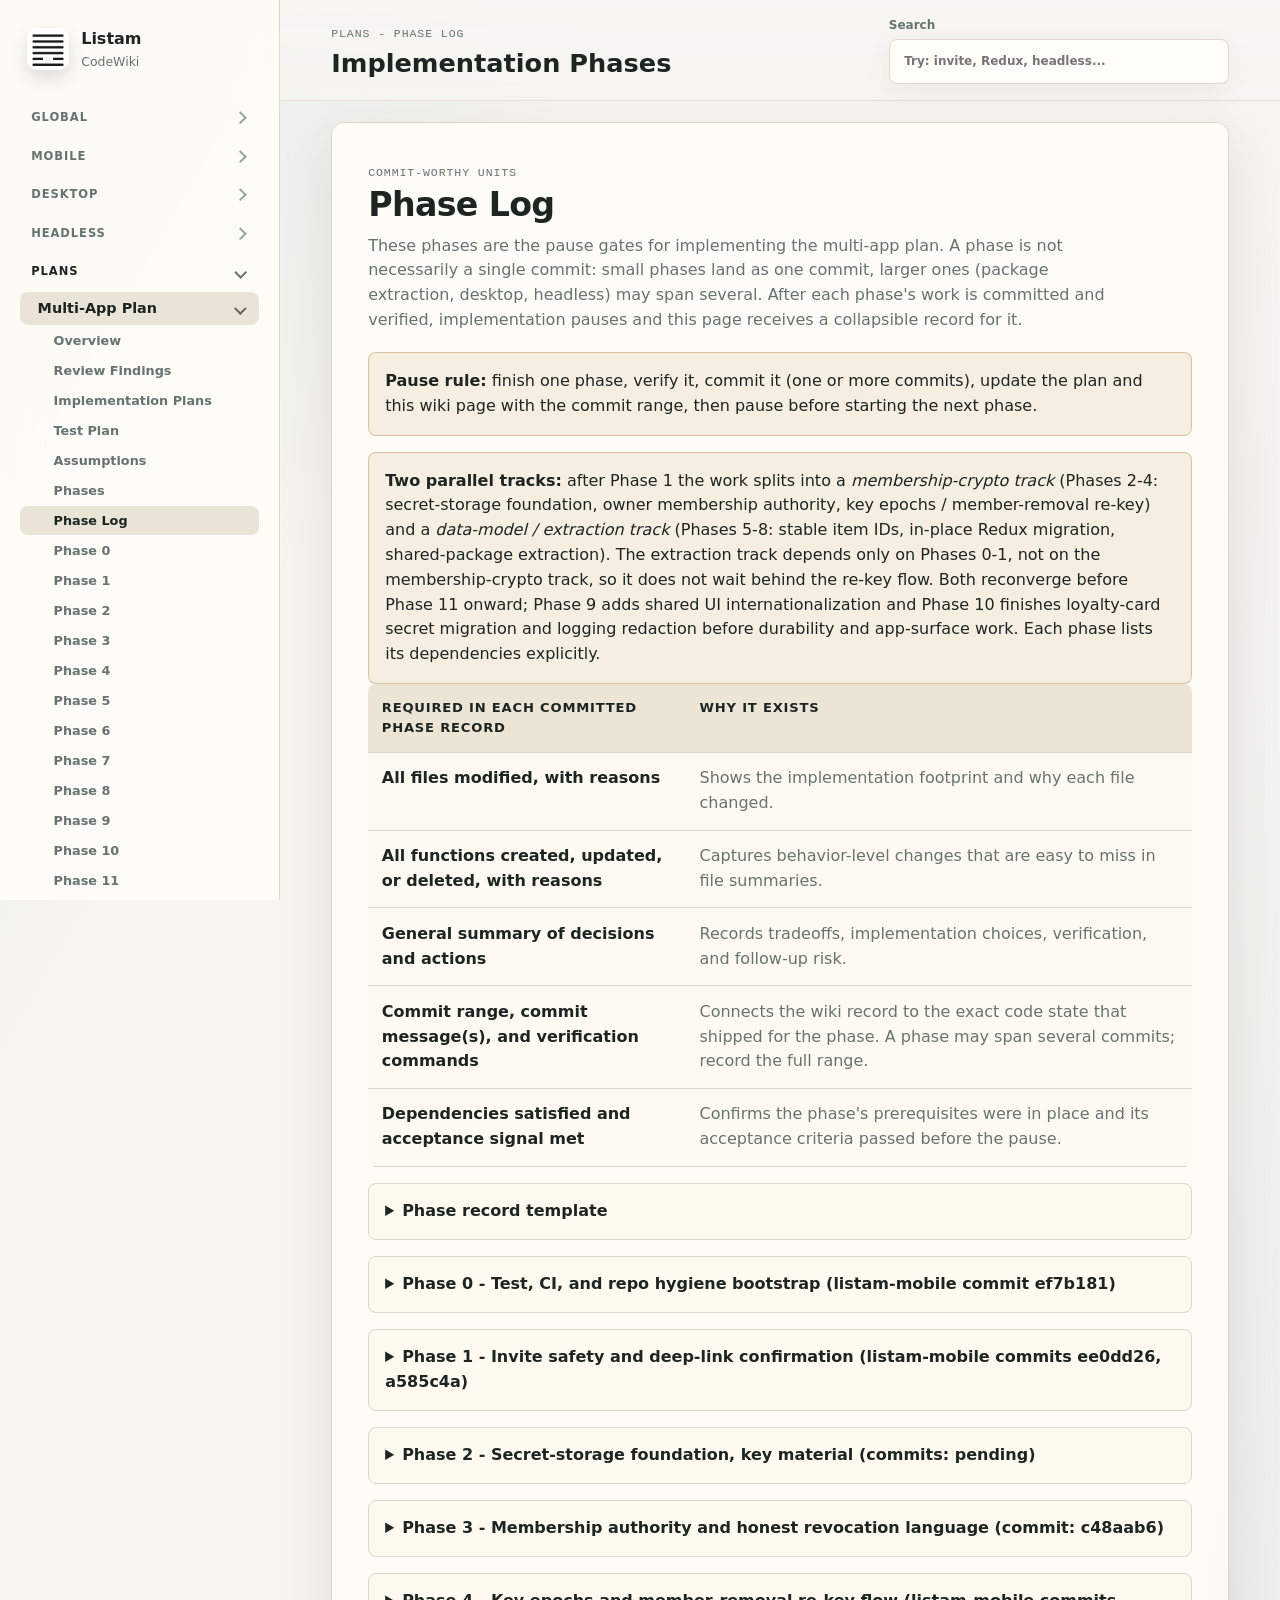
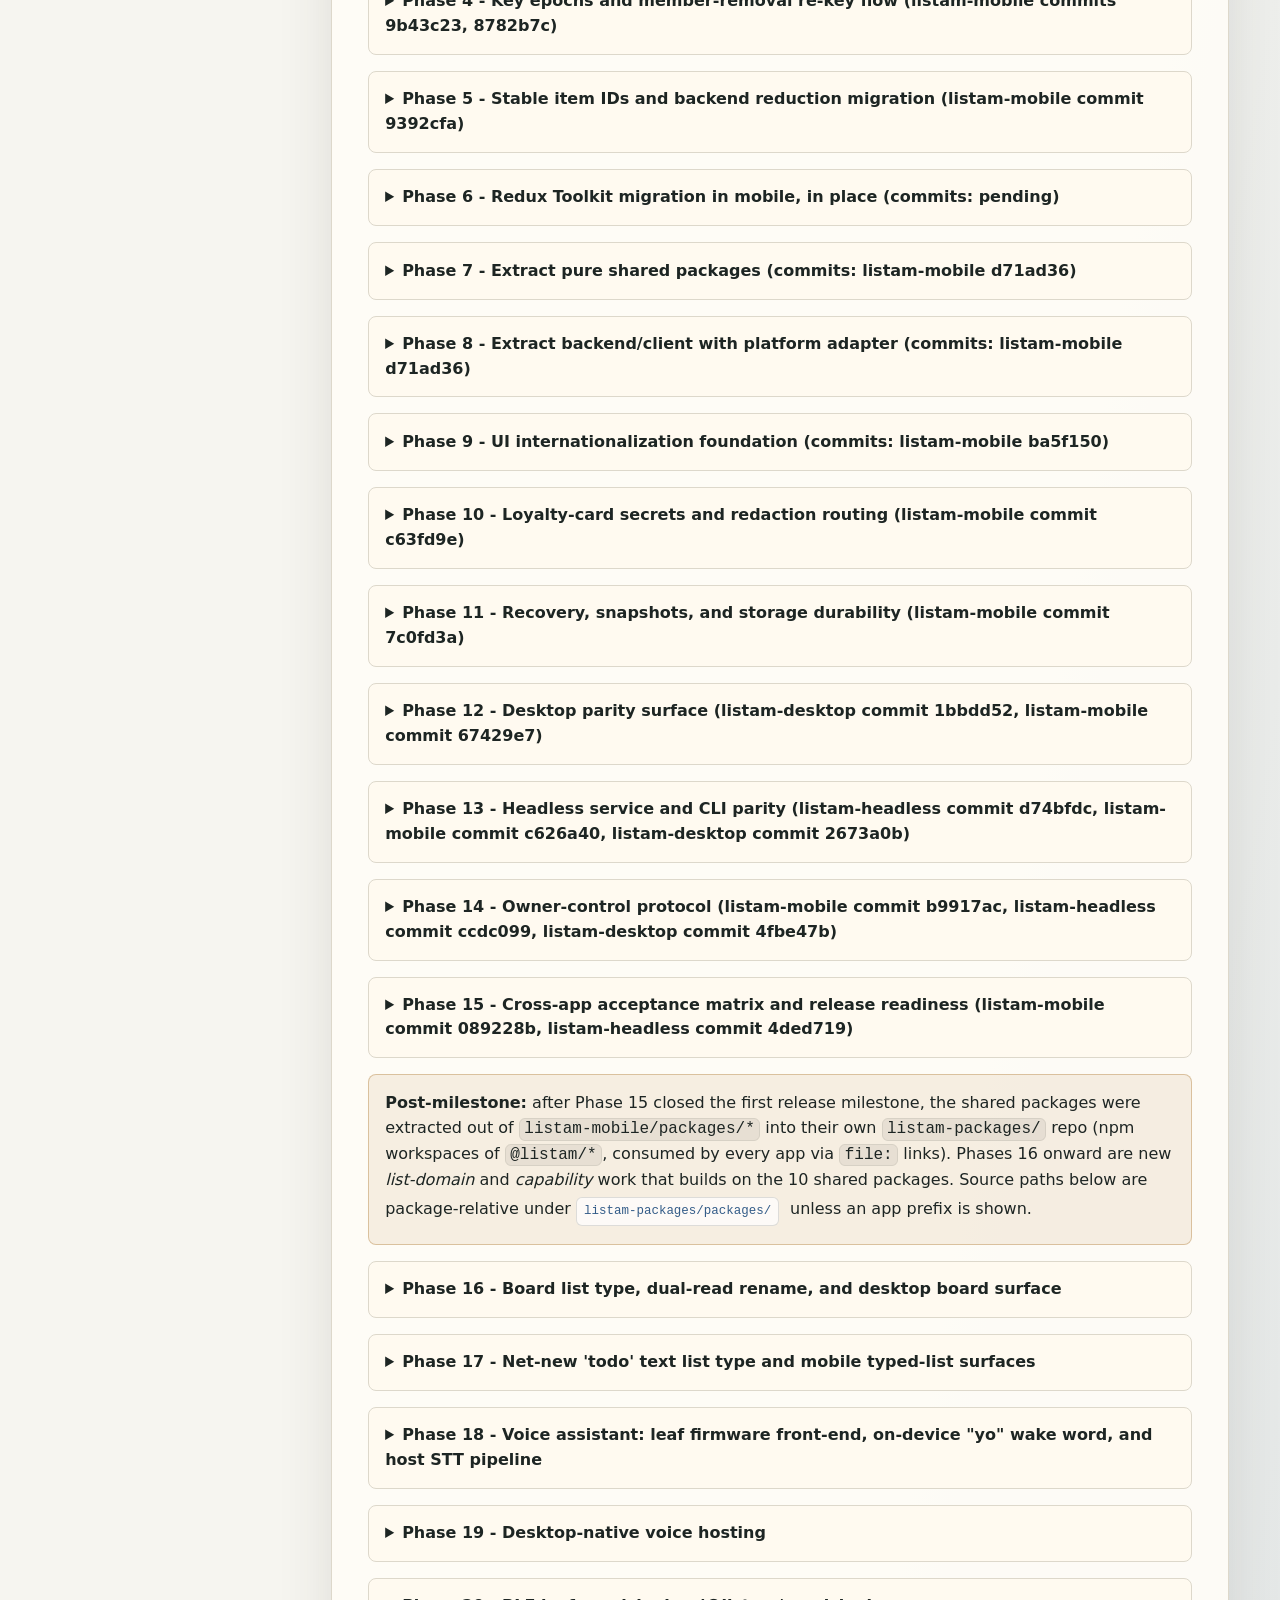
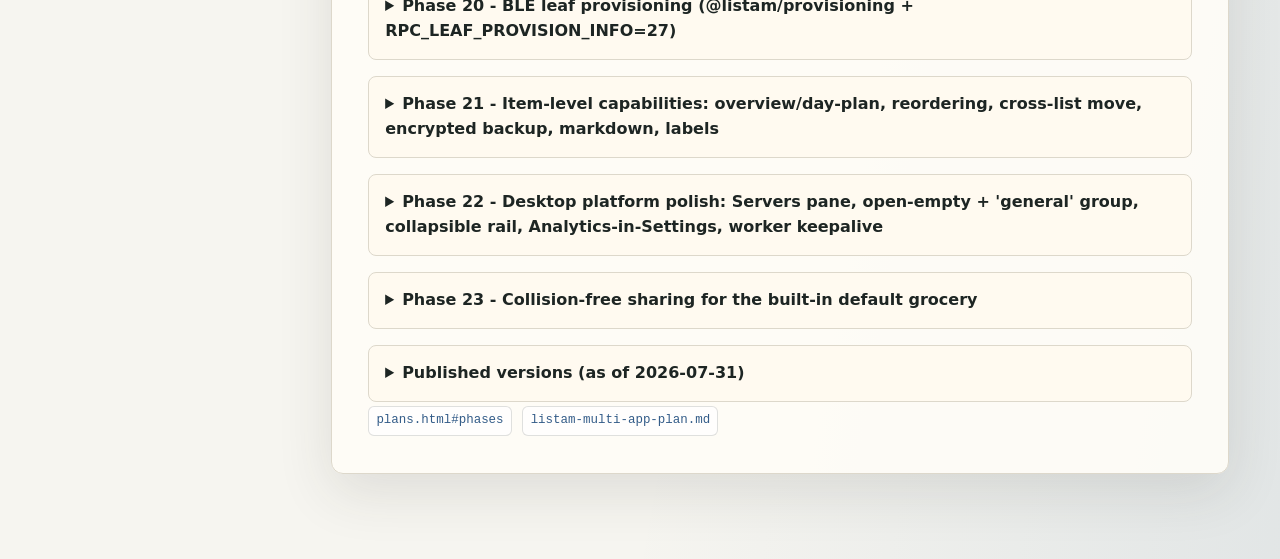
<file: public/wiki/phases.html>
<!doctype html>
<html lang="en">
  <head>
    <meta charset="utf-8" />
    <meta name="viewport" content="width=device-width, initial-scale=1" />
    <title>Listam CodeWiki - Phases</title>
    <meta
      name="description"
      content="Commit-worthy implementation phases and per-commit phase logs for the Listam multi-app plan."
    />
    <link rel="stylesheet" href="./styles.css" />
  </head>
  <body>
    <div class="shell">
      <aside class="sidebar">
        <a class="brand" href="index.html" aria-label="Listam CodeWiki home">
          <img src="../assets/icon.png" alt="" />
          <span>
            <strong>Listam</strong>
            <small>CodeWiki</small>
          </span>
        </a>

        <nav class="nav" aria-label="Study sections">
          <details class="nav-section">
            <summary class="nav-group">Global</summary>
            <div class="nav-links">
              <a href="/">Main Website</a>
              <a href="index.html#overview">Overview</a>
              <a href="index.html#thesis">Core Thesis</a>
              <a href="index.html#architecture">Architecture</a>
              <a href="index.html#data-model">Data Model</a>
              <a href="index.html#p2p-primitives">P2P Primitives</a>
              <a href="index.html#security">Security</a>
            </div>
          </details>

          <details class="nav-section">
            <summary class="nav-group">Mobile</summary>
            <div class="nav-links">
              <a href="mobile.html#structure">Project Structure</a>
              <a href="mobile.html#runtime">Runtime Flows</a>
              <a href="mobile.html#frontend">Frontend</a>
              <a href="mobile.html#overview">Overview / Day-plan</a>
              <a href="mobile.html#backend">Backend</a>
              <a href="mobile.html#storage">Storage</a>
              <a href="mobile.html#libraries">Libraries</a>
              <a href="mobile.html#quality">Quality Notes</a>
              <a href="mobile.html#study">Study Path</a>
              <a href="mobile.html#file-index">File Index</a>
              <a href="mobile.html#testing">Testing</a>
            </div>
          </details>

          <details class="nav-section">
            <summary class="nav-group">Desktop</summary>
            <div class="nav-links">
              <a href="desktop.html#structure">Project Structure</a>
              <a href="desktop.html#runtime">Runtime Flows</a>
              <a href="desktop.html#frontend">Renderer UI</a>
              <a href="desktop.html#overview">Overview / Day-plan</a>
              <a href="desktop.html#backend">Worker Backend</a>
              <a href="desktop.html#devices">Peers &amp; Devices</a>
              <a href="desktop.html#storage">Storage</a>
              <a href="desktop.html#installer">Installer &amp; Releases</a>
              <a href="desktop.html#libraries">Libraries</a>
              <a href="desktop.html#file-index">File Index</a>
              <a href="desktop.html#testing">Testing</a>
            </div>
          </details>

          <details class="nav-section">
            <summary class="nav-group">Headless</summary>
            <div class="nav-links">
              <a href="headless.html#structure">Project Structure</a>
              <a href="headless.html#roles">Roles</a>
              <a href="headless.html#runtime">Runtime Flows</a>
              <a href="headless.html#ops">Control Interface</a>
              <a href="headless.html#provisioning">Leaf Provisioning</a>
              <a href="headless.html#owner-control">Owner Control</a>
              <a href="headless.html#storage">Storage</a>
              <a href="headless.html#installer">Service Installer</a>
              <a href="headless.html#libraries">Libraries</a>
              <a href="headless.html#file-index">File Index</a>
              <a href="headless.html#testing">Testing</a>
            </div>
          </details>

          <details class="nav-section" open>
            <summary class="nav-group">Plans</summary>
            <div class="nav-links">
              <details class="nav-subsection" open>
                <summary class="nav-subgroup">
                  <span>Multi-App Plan</span>
                </summary>
                <div class="nav-sublinks">
                  <a href="plans.html#multi-app-plan">Overview</a>
                  <a href="plans.html#review-findings">Review Findings</a>
                  <a href="plans.html#implementation-plans">Implementation Plans</a>
                  <a href="plans.html#test-plan">Test Plan</a>
                  <a href="plans.html#assumptions">Assumptions</a>
                  <a href="plans.html#phases">Phases</a>
                  <a href="phases.html#phase-log">Phase Log</a>
                  <a href="phases.html#phase-0">Phase 0</a>
                  <a href="phases.html#phase-1">Phase 1</a>
                  <a href="phases.html#phase-2">Phase 2</a>
                  <a href="phases.html#phase-3">Phase 3</a>
                  <a href="phases.html#phase-4">Phase 4</a>
                  <a href="phases.html#phase-5">Phase 5</a>
                  <a href="phases.html#phase-6">Phase 6</a>
                  <a href="phases.html#phase-7">Phase 7</a>
                  <a href="phases.html#phase-8">Phase 8</a>
                  <a href="phases.html#phase-9">Phase 9</a>
                  <a href="phases.html#phase-10">Phase 10</a>
                  <a href="phases.html#phase-11">Phase 11</a>
                  <a href="phases.html#phase-12">Phase 12</a>
                  <a href="phases.html#phase-13">Phase 13</a>
                  <a href="phases.html#phase-14">Phase 14</a>
                  <a href="phases.html#phase-15">Phase 15</a>
                  <a href="phases.html#phase-16">Phase 16</a>
                  <a href="phases.html#phase-17">Phase 17</a>
                  <a href="phases.html#phase-18">Phase 18</a>
                  <a href="phases.html#phase-19">Phase 19</a>
                  <a href="phases.html#phase-20">Phase 20</a>
                  <a href="phases.html#phase-21">Phase 21</a>
                  <a href="phases.html#phase-22">Phase 22</a>
                </div>
              </details>
              <details class="nav-subsection">
                <summary class="nav-subgroup">
                  <span>Dark Theme</span>
                </summary>
                <div class="nav-sublinks">
                  <a href="plans.html#dark-theme-plan">Overview</a>
                  <a href="plans.html#dark-theme-tokens">Token Model</a>
                  <a href="plans.html#dark-theme-palette">Palette</a>
                  <a href="plans.html#dark-theme-rules">Hard Rules</a>
                  <a href="plans.html#dark-theme-switching">Theme Switching</a>
                  <a href="plans.html#dark-theme-rollout">Rollout</a>
                </div>
              </details>
              <details class="nav-subsection">
                <summary class="nav-subgroup">
                  <span>Leaf Peer (ESP32)</span>
                </summary>
                <div class="nav-sublinks">
                  <a href="plans.html#leaf-peer-plan">Overview</a>
                  <a href="plans.html#leaf-architecture">Architecture</a>
                  <a href="plans.html#leaf-builds">Builds &amp; Flash</a>
                  <a href="plans.html#leaf-provisioning">Provisioning &amp; Roaming</a>
                  <a href="plans.html#leaf-persistence">Flash Persistence</a>
                  <a href="plans.html#leaf-vendored">Vendored Crates</a>
                  <a href="plans.html#leaf-peripherals">Peripherals</a>
                  <a href="plans.html#leaf-voice">Voice Plan</a>
                  <a href="plans.html#leaf-roadmap">Next Steps</a>
                </div>
              </details>
              <details class="nav-subsection">
                <summary class="nav-subgroup">
                  <span>Kanban Boards</span>
                </summary>
                <div class="nav-sublinks">
                  <a href="plans.html#kanban-plan">Overview</a>
                  <a href="plans.html#kanban-product-rules">Product Rules</a>
                  <a href="plans.html#kanban-architecture">Architecture</a>
                  <a href="plans.html#kanban-data-model">Ticket Data Model</a>
                  <a href="plans.html#kanban-board-config">Board Config</a>
                  <a href="plans.html#kanban-domain-logic">Domain Logic</a>
                  <a href="plans.html#kanban-backend">Backend Changes</a>
                  <a href="plans.html#kanban-desktop-ui">Desktop UI</a>
                  <a href="plans.html#kanban-additions">Other Additions</a>
                  <a href="plans.html#kanban-testing">Testing &amp; Verification</a>
                  <a href="plans.html#kanban-build-order">Build Order</a>
                </div>
              </details>
              <details class="nav-subsection">
                <summary class="nav-subgroup">
                  <span>Mobile Kanban</span>
                </summary>
                <div class="nav-sublinks">
                  <a href="plans.html#mobile-kanban-plan">Overview</a>
                  <a href="plans.html#mobile-kanban-decisions">Key Decisions</a>
                  <a href="plans.html#mobile-kanban-registry">List Registry</a>
                  <a href="plans.html#mobile-kanban-state">Mobile State</a>
                  <a href="plans.html#mobile-kanban-nav">Navigation &amp; Gestures</a>
                  <a href="plans.html#mobile-kanban-screens">Kanban Screens</a>
                  <a href="plans.html#mobile-kanban-i18n">i18n &amp; Theme</a>
                  <a href="plans.html#mobile-kanban-testing">Testing &amp; Verification</a>
                  <a href="plans.html#mobile-kanban-risks">Risks &amp; Edge Cases</a>
                  <a href="plans.html#mobile-kanban-build-order">Build Order</a>
                </div>
              </details>
            </div>
          </details>

          <details class="nav-section">
            <summary class="nav-group">Voice</summary>
            <div class="nav-links">
              <a href="voice.html#overview">Overview</a>
              <a href="voice.html#architecture">Architecture</a>
              <a href="voice.html#wake-words">Wake Words</a>
              <a href="voice.html#commands">Commands</a>
              <a href="voice.html#notetaker">Notetaker</a>
              <a href="voice.html#dataset">Training Dataset</a>
              <a href="voice.html#stt">Speech-to-Text</a>
              <a href="voice.html#led">LED Feedback</a>
              <a href="voice.html#status">Status</a>
            </div>
          </details>

          <details class="nav-section">
            <summary class="nav-group">QA</summary>
            <div class="nav-links">
              <a href="qa.html#qa-overview">Release QA Overview</a>
              <a href="qa.html#qa-smoke">Smoke Matrix</a>
              <a href="qa.html#qa-mobile">Mobile Checklist</a>
              <a href="qa.html#qa-desktop">Desktop Checklist</a>
              <a href="qa.html#qa-headless">Headless Checklist</a>
              <a href="qa.html#qa-voice">Voice Checklist</a>
              <a href="qa.html#qa-cross-device">Cross-Device Scenarios</a>
              <a href="qa.html#qa-release">Release Gate</a>
            </div>
          </details>
        </nav>

        <div class="sidebar-card">
          <span class="eyebrow">Generated</span>
          <strong>2026-07-31</strong>
          <p>Phase log for the multi-app implementation plan.</p>
        </div>
      </aside>

      <main class="content">
        <header class="topbar">
          <div>
            <span class="eyebrow">Plans - phase log</span>
            <h1>Implementation Phases</h1>
          </div>
          <label class="search">
            <span>Search</span>
            <input id="site-search" type="search" placeholder="Try: invite, Redux, headless..." />
          </label>
        </header>

        <section id="phase-log" class="page page-searchable">
          <div class="section-heading">
            <span class="eyebrow">Commit-worthy units</span>
            <h2>Phase Log</h2>
            <p class="section-lede">
              These phases are the pause gates for implementing the multi-app plan. A phase is not
              necessarily a single commit: small phases land as one commit, larger ones (package
              extraction, desktop, headless) may span several. After each phase's work is committed and
              verified, implementation pauses and this page receives a collapsible record for it.
            </p>
          </div>

          <div class="callout" data-nav-section>
            <strong>Pause rule:</strong>
            finish one phase, verify it, commit it (one or more commits), update the plan and this wiki
            page with the commit range, then pause before starting the next phase.
          </div>

          <div class="callout" data-nav-section>
            <strong>Two parallel tracks:</strong>
            after Phase 1 the work splits into a <em>membership-crypto track</em> (Phases 2-4:
            secret-storage foundation, owner membership authority, key epochs / member-removal re-key)
            and a <em>data-model / extraction track</em> (Phases 5-8: stable item IDs, in-place Redux
            migration, shared-package extraction). The extraction track depends only on Phases 0-1, not
            on the membership-crypto track, so it does not wait behind the re-key flow. Both reconverge
            before Phase 11 onward; Phase 9 adds shared UI internationalization and Phase 10 finishes
            loyalty-card secret migration and logging redaction before durability and app-surface work.
            Each phase lists its dependencies explicitly.
          </div>

          <table class="info-table">
            <thead>
              <tr>
                <th>Required in each committed phase record</th>
                <th>Why it exists</th>
              </tr>
            </thead>
            <tbody>
              <tr>
                <td>All files modified, with reasons</td>
                <td>Shows the implementation footprint and why each file changed.</td>
              </tr>
              <tr>
                <td>All functions created, updated, or deleted, with reasons</td>
                <td>Captures behavior-level changes that are easy to miss in file summaries.</td>
              </tr>
              <tr>
                <td>General summary of decisions and actions</td>
                <td>Records tradeoffs, implementation choices, verification, and follow-up risk.</td>
              </tr>
              <tr>
                <td>Commit range, commit message(s), and verification commands</td>
                <td>Connects the wiki record to the exact code state that shipped for the phase. A phase may span several commits; record the full range.</td>
              </tr>
              <tr>
                <td>Dependencies satisfied and acceptance signal met</td>
                <td>Confirms the phase's prerequisites were in place and its acceptance criteria passed before the pause.</td>
              </tr>
            </tbody>
          </table>

          <details class="phase-record" id="phase-template" data-nav-section>
            <summary>Phase record template</summary>
            <h3>Files modified</h3>
            <ul>
              <li><code>path/to/file</code>: reason for modification</li>
            </ul>
            <h3>Functions created / updated / deleted</h3>
            <ul>
              <li><code>functionName</code>: created / updated / deleted - reason for action</li>
            </ul>
            <h3>Implementation summary</h3>
            <p>Decisions, actions, verification, follow-up risks, commit range (one or more hashes), commit message(s), dependencies satisfied, and acceptance signal met.</p>
          </details>

          <details class="phase-record" id="phase-0" data-nav-section>
            <summary>Phase 0 - Test, CI, and repo hygiene bootstrap (listam-mobile commit ef7b181)</summary>
            <p>
              Commit boundary: add a reproducible test runner, commit/un-gitignore the lockfile, a
              dependency-hygiene check that fails on undeclared runtime imports, a secret/log grep gate,
              a <code>no-console</code> lint rule for production code, and CI entry points; remove
              committed runtime logs and ignore generated key/invite files. No product behavior change.
            </p>
            <p><strong>Depends on:</strong> none. <strong>Unblocks:</strong> all.</p>
            <p><strong>Acceptance:</strong> CI installs from the lockfile and runs tests, lint, and the grep gate green; no committed logs or secret-shaped strings remain.</p>
            <p>Pause gate: record the committed files/functions and wait before security fixes.</p>
            <h3>Files modified</h3>
            <ul>
              <li><code>.gitignore</code>: un-ignore <code>package-lock.json</code>; add <code>.DS_Store</code>, <code>__pycache__/</code>, <code>*.pyc</code>.</li>
              <li><code>package.json</code>: add <code>test</code>, <code>lint</code>, <code>check:deps</code>, <code>check:secrets</code>, and aggregate <code>ci</code> scripts; declare undeclared runtime deps (<code>react-native-svg</code>, <code>qrcode-terminal</code>, <code>@expo/vector-icons</code>, <code>bare-path</code>, <code>bare-url</code>); add dev deps <code>eslint</code>, <code>typescript-eslint</code>.</li>
              <li><code>package-lock.json</code> (added): committed for reproducible <code>npm ci</code> (resolved with <code>--legacy-peer-deps</code> for a pre-existing <code>react-native-screens</code> RN-peer conflict).</li>
              <li><code>eslint.config.mjs</code> (added): <code>no-console</code> for production code, legacy files ratcheted to warn.</li>
              <li><code>scripts/check-deps.mjs</code> (added): dependency-hygiene gate.</li>
              <li><code>scripts/check-secrets.mjs</code> (added): secret/log grep gate.</li>
              <li><code>.github/workflows/ci.yml</code> (added): install + lint + check:deps + check:secrets + test.</li>
              <li><code>backend/lib/key.mjs</code>, <code>backend/backend.mjs</code>, <code>backend/lib/network.mjs</code>, <code>app/hooks/_useWorklet.ts</code>: redact raw key/invite/writer/topic material from logs.</li>
              <li>Untracked from the index: <code>.DS_Store</code> files and <code>scripts/__pycache__/*.pyc</code>.</li>
            </ul>
            <h3>Functions created / updated / deleted</h3>
            <ul>
              <li><code>walk</code>, <code>packageName</code> (check-deps.mjs): created.</li>
              <li><code>saveAutobaseKey</code>, <code>loadAutobaseKey</code>, <code>saveLocalWriterKey</code>, <code>loadLocalWriterKey</code> (key.mjs): updated — stop logging raw key hex.</li>
              <li>RPC_JOIN_KEY / add-writer handlers (backend.mjs) and initAutobase / joinViaInvite logging (network.mjs): updated — drop raw secret values from logs.</li>
              <li>None deleted.</li>
            </ul>
            <h3>Implementation summary</h3>
            <p>
              The repo could not <code>npm install</code> cleanly (no lockfile masked a
              <code>react-native-screens</code> peer conflict); a committed
              <code>--legacy-peer-deps</code> lockfile plus <code>npm ci --legacy-peer-deps</code> in CI is
              the fix. <code>no-console</code> is a ratchet (new code errors, ~148 legacy calls warn,
              tracked for the Phase 10 logger migration). <code>typecheck</code> is intentionally not in the
              required gate because of pre-existing type errors (generated <code>itemIconMap.ts</code>
              duplicate keys; an <code>IPC</code> type mismatch) that are out of Phase 0 scope. Leftover UI
              changes were preserved; only tooling/hygiene and secret-log redaction were touched.
              <strong>Verification:</strong> <code>npm ci --legacy-peer-deps</code> installs from the
              lockfile; <code>npm run ci</code> is green (lint 0 errors, check:deps OK, check:secrets OK, 3
              security tests pass, grocery tests pass). Committed on branch
              <code>phase-0-bootstrap</code> (not pushed).
            </p>
          </details>

          <details class="phase-record" id="phase-1" data-nav-section>
            <summary>Phase 1 - Invite safety and deep-link confirmation (listam-mobile commits ee0dd26, a585c4a)</summary>
            <p>
              Commit boundary: stop automatic link joins, add pending-invite confirmation, enforce
              invite expiry/use limits, remove unused plaintext invite persistence, and cover join
              cancel/confirm/rollback tests.
            </p>
            <p><strong>Depends on:</strong> 0. <strong>Unblocks:</strong> -.</p>
            <p><strong>Acceptance:</strong> a link cannot switch bases without explicit confirmation; expired or exhausted invites are rejected; cancel leaves the current base untouched.</p>
            <p>Pause gate: record the committed files/functions and wait before the secret-storage foundation.</p>
            <h3>Files modified</h3>
            <ul>
              <li><code>README.md</code>: documents Phase 1 invite safety behavior for the mobile repository.</li>
              <li><code>app/index.tsx</code>: routes manual joins and incoming deep links through explicit confirmation before sending <code>RPC_JOIN_KEY</code>.</li>
              <li><code>app/invite-confirmation.ts</code> (added): pure invite normalization, deep-link extraction, pending-confirmation, confirm, and cancel helper logic.</li>
              <li><code>app/app.ios.bundle.mjs</code>, <code>app/assets/backend.android.bundle.mjs</code>: regenerated packed Bare backend bundles so runtime artifacts include the backend changes.</li>
              <li><code>backend/backend.mjs</code>: renames the plaintext invite path export to a legacy cleanup path and routes backend logging through the redacting logger boundary.</li>
              <li><code>backend/lib/network.mjs</code>: reserves invite use before accepting a candidate, rejects stale/expired/exhausted candidates, rotates invites after use/failure, removes legacy invite files, and restores the previous base/list on join failure.</li>
              <li><code>backend/lib/invite-policy.mjs</code>, <code>backend/lib/invite-policy.test.mjs</code>: centralize invite TTL/use policy and add reservation coverage.</li>
              <li><code>backend/lib/invite-confirmation.test.mjs</code> (added): tests deep-link confirmation, cancel, confirm, invalid, and busy join decisions.</li>
              <li><code>backend/lib/join-rollback.mjs</code>, <code>backend/lib/join-rollback.test.mjs</code> (added): testable join failure rollback snapshots and restoration.</li>
              <li><code>backend/lib/key.mjs</code>: renames invite cleanup to <code>deleteLegacyInviteFile</code>; key/encryption persistence logs go through the redacting logger.</li>
              <li><code>backend/lib/logger.mjs</code>, <code>backend/lib/logger.test.mjs</code> (added): structured backend logger with key-, invite-, byte-, and item-shaped redaction.</li>
              <li><code>backend/lib/item.mjs</code>: routes backend item mutation/rebuild logs through the redacting logger and avoids raw item payload logging.</li>
              <li><code>eslint.config.mjs</code>: makes backend production code use the logger boundary while allowing the logger itself to own backend <code>console.error</code>.</li>
            </ul>
            <h3>Functions created / updated / deleted</h3>
            <ul>
              <li><code>normalizeInvite</code>, <code>extractInviteFromInput</code>, <code>createJoinConfirmationRequest</code>, <code>resolveJoinConfirmation</code>, <code>extractInviteFromUrl</code>: created - isolate and test the pending-invite confirmation contract.</li>
              <li><code>AppInner</code> join helpers/effects: updated - use the helper contract so deep links/manual codes cannot start a join until the user confirms.</li>
              <li><code>reserveInviteUse</code>: created - atomically consume the one allowed invite use before asynchronous BlindPairing work.</li>
              <li><code>isInviteUsable</code>: updated - delegates to the reservation policy for consistent missing/legacy/expired/exhausted handling.</li>
              <li><code>createInvite</code>, <code>rotateInviteAndNotifyFrontend</code>, <code>setupBlindPairing</code>, <code>joinViaInvite</code>: updated - enforce one-use/10-minute invites, close rejected candidates, remove the active invite during reserved candidate processing, and restore previous state after failed joins.</li>
              <li><code>createJoinRollbackSnapshot</code>, <code>restoreJoinRollbackSnapshot</code>, <code>cloneBuffer</code>: created - make rollback copying and restoration testable without a live swarm.</li>
              <li><code>deleteLegacyInviteFile</code>: created/renamed from <code>deleteInvite</code>; <code>deleteInvite</code> deleted.</li>
              <li><code>redactForLog</code>, <code>redactString</code>, <code>parseLogArgs</code>, <code>logger.log</code>, <code>logger.info</code>, <code>logger.warn</code>, <code>logger.error</code>, <code>isBytes</code>, <code>isListItemShape</code>: created - centralize structured backend log redaction.</li>
              <li><code>open</code>, <code>apply</code>, <code>addItem</code>, <code>updateItem</code>, <code>deleteItem</code>, <code>syncListToFrontend</code>, <code>rebuildListFromPersistedOps</code>, and key persistence helpers: updated - use the logger boundary and stop logging raw list/key-shaped values.</li>
            </ul>
            <h3>Implementation summary</h3>
            <p>
              Deep links and pasted invite codes now create a pending confirmation instead of immediately
              joining. Cancel clears only the pending invite; confirm sends the join RPC only if the same
              invite is still pending. Host invites remain in memory, are single-use, expire after 10
              minutes, and are reserved before async candidate acceptance so a second candidate cannot
              reuse the same invite while the first is being processed. The old
              <code>lista-invite.json</code>/<code>invite.json</code> path is retained only as a legacy
              cleanup target; no invite material is written there. Join failure snapshots the previous
              visible list and base/encryption keys, then restores them through a tested rollback helper.
              The backend logger boundary was included because the implementation worktree already
              depended on it; shared-package logger extraction remains Phase 10.
              <strong>Commit range:</strong> <code>ef7b181..ee0dd26</code>
              (<code>ee0dd26</code> - <code>Phase 1: invite safety and deep-link confirmation</code>) on
              <code>listam-mobile</code> branch <code>phase-0-bootstrap</code> (not pushed).
              <strong>Verification:</strong> <code>npm run test:security</code> (16 tests pass);
              <code>npm run ci</code> green (lint 0 errors / 24 grandfathered app console warnings,
              check:deps OK, check:secrets OK, security tests pass, grocery tests pass);
              <code>npm run typecheck</code> still fails only on the pre-existing generated
              <code>itemIconMap.ts</code> duplicate keys and <code>_useWorklet.ts</code> IPC type mismatch;
              <code>npm run bundle:backend:ios</code>; <code>npm run bundle:backend:android</code>;
              <code>git diff --check</code>.
            </p>
            <h3>Follow-up hardening (commit a585c4a)</h3>
            <p>
              A frontend/TS-only follow-up that hardens the invite-safety work without touching the
              backend or the native Bare bundles, so no runtime artifacts changed.
              <code>app/invite-confirmation.ts</code> adds <code>parseInviteLink</code> (strict
              scheme/host parse of incoming deep links) and <code>planIncomingLinkJoin</code> (pure
              link → confirmation decision), plus a <code>confirmation-open</code> status so a
              <em>different</em> invite arriving while a dialog is open is suppressed instead of stacking;
              the confirmation dialog now names the invite source and warns when a link is not from
              <code>listam.ch</code>/<code>listam://</code>. <code>app/index.tsx</code> extracts
              <code>presentJoinConfirmation</code> so manual codes and deep links share one thin caller,
              routes the deep-link effect through <code>planIncomingLinkJoin</code>, and removes the two
              <code>console.log</code> calls Phase 1 had added (no-console warnings 24 → 22).
              <code>backend/lib/invite-confirmation.test.mjs</code> <strong>closes the deep-link wiring
              test gap</strong>, adding coverage for the H2 acceptance cases that previously had none
              (cold-start link, foreground link, duplicate-link suppression, non-invite URL ignored,
              untrusted-host warning, busy-while-joining) plus <code>parseInviteLink</code> trust/host
              assertions.
              <strong>Verification:</strong> <code>npm run ci</code> green (lint 0 errors / 22
              grandfathered app console warnings, check:deps OK, check:secrets OK, 21 tests pass — up
              from 16 — grocery tests pass); <code>npx tsc --noEmit</code> still fails only on the
              pre-existing <code>itemIconMap.ts</code> duplicate keys and <code>_useWorklet.ts</code> IPC
              mismatch. Commit <code>a585c4a</code> on <code>listam-mobile</code> branch
              <code>phase-0-bootstrap</code> (not pushed); full Phase 1 range <code>ef7b181..a585c4a</code>.
            </p>
            <p>
              Follow-up risks: invite capability remains writer access until Phase 3 membership authority
              and Phase 4 re-keying. <strong>Deferred by decision:</strong> user-facing invite
              revoke/rotate controls and a live lifetime/use-count display (H3's full UI scope) move to a
              dedicated invite-lifecycle phase rather than expanding Phase 1, and the auto-rotation
              behavior (a fresh single-use invite minted after each accept) is kept as-is. App-side
              console warnings remain in <code>_useWorklet.ts</code> and <code>useSubscription.ts</code>;
              generated backend bundles are still committed runtime artifacts from <code>ee0dd26</code>;
              pre-existing typecheck failures remain.
            </p>
          </details>

          <details class="phase-record" id="phase-2" data-nav-section>
            <summary>Phase 2 - Secret-storage foundation, key material (commits: pending)</summary>
            <p>
              Commit boundary: introduce the platform secure-storage boundary in mobile (later extracted
              to <code>@listam/secrets</code>), migrate existing plaintext key material into secure
              storage, store fingerprints only in metadata/logs, pass secrets to the backend through the
              platform adapter, and provide a recovery path when secure storage is unavailable.
            </p>
            <p><strong>Why first:</strong> Phases 3-4 mint new long-lived key material (owner authority key, per-epoch encryption keys) that must be born in secure storage, not retrofitted.</p>
            <p><strong>Depends on:</strong> 0. <strong>Unblocks:</strong> 3, 4, 10.</p>
            <p><strong>Acceptance:</strong> no plaintext key files remain after migration; the backend boots from adapter-passed secrets; migration is idempotent and re-readable.</p>
            <p>Pause gate: record the committed files/functions and wait before membership authority.</p>
            <h3>Files modified</h3>
            <ul>
              <li><code>package.json</code>, <code>package-lock.json</code>: add the Expo SDK-matched <code>expo-secure-store</code> dependency.</li>
              <li><code>app/secret-storage-core.ts</code>: adds the testable secure-storage migration core, legacy key-file mapping, metadata fingerprints, idempotent migration, and recovery-mode behavior.</li>
              <li><code>app/secrets.ts</code>: bridges the core to <code>expo-secure-store</code>, AsyncStorage metadata, and Expo legacy file reads/deletes.</li>
              <li><code>app/hooks/_useWorklet.ts</code>: prepares backend boot secrets before starting Bare, passes them through argv, and handles backend secret-persistence RPCs without logging secret payloads.</li>
              <li><code>rpc-commands.mjs</code>: adds <code>RPC_PERSIST_SECRET</code>.</li>
              <li><code>backend/lib/secrets.mjs</code>: adds backend boot-payload parsing, secret fingerprints, and RPC requests for secure persistence/deletion.</li>
              <li><code>backend/lib/key.mjs</code>: replaces plaintext key-file save/load with secure-adapter save/load helpers while keeping legacy invite-file deletion.</li>
              <li><code>backend/backend.mjs</code>: loads the Autobase and encryption keys from adapter-passed boot secrets.</li>
              <li><code>backend/lib/network.mjs</code>: persists guest secrets once writable and clears secure secrets during corruption recovery.</li>
              <li><code>backend/lib/secret-storage.test.mjs</code>: covers migration, idempotent rereads, recovery mode, and backend persistence/delete requests.</li>
              <li><code>app/app.ios.bundle.mjs</code>, <code>app/assets/backend.android.bundle.mjs</code>: regenerated Bare backend bundles.</li>
            </ul>
            <h3>Functions created / updated / deleted</h3>
            <ul>
              <li>Created: <code>prepareBackendSecrets</code>, <code>persistBackendSecretRequest</code>, <code>secretStoreKey</code>, <code>normalizeSecretValue</code>, and <code>secretFingerprint</code> in <code>app/secret-storage-core.ts</code>.</li>
              <li>Created: <code>createLegacySecretFileAdapter</code>, <code>prepareBackendSecretPayload</code>, and <code>persistBackendSecretFromPayload</code> in <code>app/secrets.ts</code>.</li>
              <li>Created: <code>parseBootSecretPayload</code>, <code>getBootSecretBuffer</code>, <code>persistBackendSecret</code>, <code>deleteBackendSecret</code>, and <code>secretFingerprint</code> in <code>backend/lib/secrets.mjs</code>.</li>
              <li>Updated: <code>useWorklet</code>/<code>startWorklet</code>, <code>loadAutobaseKey</code>, <code>saveAutobaseKey</code>, <code>loadEncryptionKey</code>, <code>saveEncryptionKey</code>, <code>loadLocalWriterKey</code>, <code>saveLocalWriterKey</code>, <code>initAutobase</code>, and <code>waitForWritable</code>.</li>
              <li>Deleted: no public functions removed.</li>
            </ul>
            <h3>Implementation summary</h3>
            <p>
              Mobile now migrates legacy plaintext key files into platform secure storage before the Bare
              backend starts. The backend receives only an adapter-built boot payload, persists new key
              material back through <code>RPC_PERSIST_SECRET</code>, and logs/stores only short
              fingerprints in metadata. If secure storage is unavailable, migration leaves plaintext files
              in place for recovery and boots from an adapter-passed recovery payload; generated secrets are
              cached only for the current app session until secure storage becomes available.
            </p>
            <p>
              Verification: <code>npm run bundle:backend:ios</code>; <code>npm run bundle:backend:android</code>;
              <code>npm run ci</code> green with the existing 22 <code>no-console</code> warnings. <code>npm run typecheck</code>
              still fails only on the pre-existing generated <code>itemIconMap.ts</code> duplicate keys and
              the existing <code>_useWorklet.ts</code> BareKit IPC type mismatch.
            </p>
          </details>

          <details class="phase-record" id="phase-3" data-nav-section>
            <summary>Phase 3 - Membership authority and honest revocation language (commit: c48aab6)</summary>
            <p>
              Commit boundary: rename revoke semantics to "revoke invite," introduce owner-signed
              membership records, reject non-owner writer additions, store the owner authority key via
              the Phase 2 secrets boundary, and document that true member removal requires re-keying.
            </p>
            <p>Implementation commit: <code>c48aab6</code> (<code>Phase 3: add owner membership authority</code>) on <code>listam-mobile</code> branch <code>phase-0-bootstrap</code> (not pushed).</p>
            <p><strong>Depends on:</strong> 2. <strong>Unblocks:</strong> 4.</p>
            <p><strong>Acceptance:</strong> a non-owner writer cannot add another writer; legacy single-user bases migrate once without losing the owner device; malformed, unsigned, or replayed membership ops are rejected.</p>
            <p>Pause gate: record the committed files/functions and wait before key epochs.</p>
            <h3>Files modified</h3>
            <ul>
              <li><code>app/secret-storage-core.ts</code>, <code>app/hooks/_useWorklet.ts</code>: extended the secure-storage boot/persist boundary to carry <code>ownerAuthorityKey</code>, acknowledge durable secret writes, and clear stale invite keys.</li>
              <li><code>app/index.tsx</code>, <code>app/invite-confirmation.ts</code>, <code>app/components/Header.tsx</code>: changed user-facing language from member revocation to invite revocation and kept non-owner devices ready without an invite key.</li>
              <li><code>backend/lib/membership.mjs</code>: <strong>added</strong> - owner authority keypair normalization, signed membership record creation, signature verification, replay-aware membership reduction, invite-owner checks, and <code>reduceMembershipLog</code> (rebuild state from the persisted record log).</li>
              <li><code>backend/lib/membership.test.mjs</code>: <strong>added</strong> - covers legacy owner bootstrap, owner-signed writer addition, non-owner/cross-base rejection, malformed/unsigned/tampered records, replay rejection, restart durability (state rebuilt from the log, sequence high-water mark survives, reused-sequence records dropped on full replay, duplicate bootstraps ignored), and that rejected ops add no writer.</li>
              <li><code>backend/lib/item.mjs</code>: <code>rebuildListFromPersistedOps</code> skips membership view entries; <strong>added</strong> <code>readPersistedMembershipRecords</code> to read the membership records <code>apply()</code> persisted into the view.</li>
              <li><code>backend/lib/secrets.mjs</code>, <code>backend/lib/key.mjs</code>, <code>backend/lib/state.mjs</code>, <code>backend/backend.mjs</code>: load, persist, redact, and keep current-base owner authority state through the Phase 2 adapter; <code>apply()</code> now persists accepted membership records into the linearized view so the reduced state survives restart.</li>
              <li><code>backend/lib/network.mjs</code>: bootstraps owner membership for new/legacy local bases, requires owner authority before creating or accepting invites, appends owner-signed membership records, clears owner authority on successful non-owner joins, restores it on rollback, and rebuilds membership state from the persisted log on init before bootstrapping.</li>
              <li><code>backend/lib/join-rollback.mjs</code>, <code>backend/lib/join-rollback.test.mjs</code>, <code>backend/lib/secret-storage.test.mjs</code>, <code>backend/lib/logger.mjs</code>: added owner authority rollback, validation, and redaction coverage.</li>
              <li>Generated Bare bundles: <code>app/app.ios.bundle.mjs</code>, <code>app/assets/backend.android.bundle.mjs</code>.</li>
            </ul>
            <h3>Functions created / updated / deleted</h3>
            <ul>
              <li>Created: <code>createMembershipState</code>, <code>cloneMembershipState</code>, <code>createOwnerAuthorityKeyPair</code>, <code>ownerAuthorityPublicKeyHex</code>, <code>ownerAuthoritySecretKeyHex</code>, <code>ownerAuthorityMatchesState</code>, <code>canCreateMembershipInvite</code>, <code>nextMembershipSequence</code>, <code>createOwnerBootstrapRecord</code>, <code>createAddWriterMembershipRecord</code>, <code>createSignedMembershipRecord</code>, <code>isMembershipRecord</code>, and <code>reduceMembershipOperation</code>.</li>
              <li>Created: <code>saveOwnerAuthorityKey</code>, <code>loadOwnerAuthorityKey</code>, <code>deleteOwnerAuthorityKey</code>, <code>ensureOwnerMembership</code>, <code>sendInviteKeyToFrontend</code>, <code>reduceMembershipLog</code>, and <code>readPersistedMembershipRecords</code>.</li>
              <li>Updated: <code>parseBootSecretPayload</code>, <code>getBootSecretBuffer</code>, <code>persistBackendSecret</code>, <code>normalizeSecretValue</code>, <code>prepareBackendSecrets</code>, <code>persistBackendSecretRequest</code>, <code>secretStoreKey</code>, <code>initAutobase</code>, <code>setupBlindPairing</code>, <code>createInvite</code>, <code>rotateInviteAndNotifyFrontend</code>, <code>joinViaInvite</code>, <code>apply</code>, <code>createJoinRollbackSnapshot</code>, and <code>restoreJoinRollbackSnapshot</code>.</li>
              <li>Deleted: no public functions removed; legacy unsigned <code>add-writer</code> handling is now rejected instead of applied.</li>
            </ul>
            <h3>Implementation summary</h3>
            <p>
              Mobile now treats membership as a project/base-level owner authority. Fresh and legacy
              single-user local bases generate an owner authority keypair through the Phase 2 secret
              boundary and append one signed membership bootstrap record for the existing owner device.
              Invite acceptance now appends an owner-signed membership record bound to the current base;
              <code>apply()</code> only adds writers when the record verifies and advances the membership
              sequence.
            </p>
            <p>
              Non-owner writers cannot create or accept usable invites because they do not hold the
              owner authority secret. Joining another base clears the previous owner authority key, while
              join rollback restores it. Legacy unsigned <code>add-writer</code> ops, malformed records,
              unsigned/tampered records, wrong-base records, wrong-owner records, and replayed sequence
              numbers are rejected. UI/share copy now says invites can be revoked before use and that
              removing a joined device requires Phase 4 re-keying.
            </p>
            <p>
              <strong>Post-review hardening (membership state durability).</strong> The first cut held
              membership state only in a module global that was reset on every <code>initAutobase</code>
              and never written to the persisted view. Because Autobase (v7) does not re-run
              <code>apply</code> over already-applied history on reopen, that state was lost on restart:
              the owner re-bootstrapped on every launch and the sequence counter reset to 1, so the next
              writer added after a restart reused a sequence number and was rejected as a <code>replay</code>
              by any peer replaying the full log — a writer-set divergence. Fix: <code>apply()</code> now
              persists each accepted membership record into the linearized view,
              <code>readPersistedMembershipRecords</code> + <code>reduceMembershipLog</code> rebuild
              membership state from that durable log on init (before bootstrap), and
              <code>ensureOwnerMembership</code> therefore bootstraps exactly once — satisfying the
              "migrate <em>once</em>" acceptance criterion the in-memory version did not.
            </p>
            <p>
              Deviations / deferred (recorded during review): legacy unsigned <code>add-writer</code> is
              rejected outright rather than accepted during a migration window (stricter; only single-user
              prototype bases exist today); owner-key loss recovery is deferred to Phase 4's re-key work
              and called out explicitly rather than left silent; and join remains a destructive,
              irreversible base switch (the previous base's owner key is deleted on success), so the join
              confirmation copy now warns that joining gives up ownership of the current list on that device.
            </p>
            <p>
              Verification: <code>npm run bundle:backend:ios</code>; <code>npm run bundle:backend:android</code>;
              <code>npm run ci</code> (green: lint 0 errors / existing 22 app console warnings,
              check:deps OK, check:secrets OK, 36 security tests pass, grocery tests pass);
              <code>git diff --check</code>. <code>npm run typecheck</code> still fails only on the
              pre-existing generated <code>itemIconMap.ts</code> duplicate keys and
              <code>_useWorklet.ts</code> BareKit IPC type mismatch.
            </p>
          </details>

          <details class="phase-record" id="phase-4" data-nav-section>
            <summary>Phase 4 - Key epochs and member-removal re-key flow (listam-mobile commits 9b43c23, 8782b7c)</summary>
            <p>
              Commit boundary: add app-level membership epochs, encryption-key rotation/re-encryption
              with epoch keys stored via the secrets boundary, old-epoch retirement, member-removal
              audit events, and rollback tests for interrupted re-key.
            </p>
            <p><strong>Depends on:</strong> 3. <strong>Unblocks:</strong> -. (End of the membership-crypto track.)</p>
            <p><strong>Acceptance:</strong> a removed device can no longer decrypt or append in the new epoch; an interrupted re-key restores the prior epoch and never leaves the base unreadable.</p>
            <p>Pause gate: record the committed files/functions and wait before the desktop/headless build.</p>
            <h3>Design: an app-level epoch encryption layer (not Autobase re-keying)</h3>
            <p>
              Because the Autobase encryption key cannot be rotated in place (C2), this phase adds an
              app-level <strong>epoch key</strong> that encrypts each list operation
              (XChaCha20-Poly1305) <em>inside</em> the Autobase encryption. Removing a member rotates to
              a new epoch key, distributes it to the remaining writers as sealed per-writer grants, and
              re-encrypts the current list as a snapshot under the new key. The removed device keeps the
              base key (it can still replicate and read history + membership metadata) but never receives
              the new epoch key, and Autobase <code>removeWriter</code> drops its append capability — so
              the honest boundary is <strong>forward-secrecy of content plus loss of write access</strong>,
              not total eviction.
            </p>
            <h3>Files modified / added</h3>
            <ul>
              <li><code>backend/lib/key-epochs.mjs</code> (<strong>added</strong>): epoch key generation/hashing, sealed per-writer epoch-key grants, and authenticated <code>epoch-list-op</code> encrypt/decrypt with the epoch number bound as AAD.</li>
              <li><code>backend/lib/membership.mjs</code>: owner-signed <code>remove-writer</code> records; epoch advance; removed-writer / stale-epoch / missing-grant / replay rejection; <code>buildMembershipRoster</code>.</li>
              <li><code>backend/lib/rekey.mjs</code> (<strong>added</strong>): <code>performMemberRemovalRekey</code> — re-key orchestration serialized through the list write chain, with pre-commit rollback and a bounded post-commit snapshot retry (degraded success, not silent failure).</li>
              <li><code>backend/lib/writer-removal.mjs</code> (<strong>added</strong>): <code>removeWriterAtConsensus</code> — surfaces Autobase removal failures (unsupported / not-removable / error) instead of swallowing them.</li>
              <li><code>backend/lib/owner-recovery.mjs</code> (<strong>added</strong>): owner-key-loss recovery (deferred from Phase 3). The code is the owner ed25519 seed, verified against the base-recorded owner key; works for pre-Phase-4 bases.</li>
              <li><code>backend/lib/item.mjs</code>: list appends epoch-encrypt via <code>prepareListAppendOperation</code>; <code>enqueueWrite</code> exported for re-key serialization; snapshot (<code>list</code>) ops handled on rebuild.</li>
              <li><code>backend/lib/network.mjs</code>, <code>backend/backend.mjs</code>, <code>key.mjs</code>, <code>secrets.mjs</code>, <code>state.mjs</code>, <code>logger.mjs</code>: RPC wiring (members/recovery), roster + recovery broadcasts, epoch-secret persistence/rollback, join handshake carries epoch material, recovery-code redaction.</li>
              <li><code>app/components/MembersDialog.tsx</code> (<strong>added</strong>) + <code>Header.tsx</code>, <code>index.tsx</code>, <code>hooks/_useWorklet.ts</code>: a Members screen to view members, remove a member (owner only, confirmed), reveal the owner recovery code, and restore ownership on a device that lost it.</li>
              <li>Generated Bare bundles regenerated.</li>
            </ul>
            <h3>Deviations and deferred items</h3>
            <ul>
              <li><strong>Epoch layer, not base re-keying:</strong> a removed member keeps the base key and can still replicate/read history + membership metadata; confidentiality is forward-only.</li>
              <li><strong>Integrity depends on Autobase <code>removeWriter</code>:</strong> its failure is now surfaced loudly (and the frontend warned) rather than swallowed.</li>
              <li><strong>Post-commit snapshot failure is a degraded success:</strong> retried and reported, not rolled back; writers joining after such a re-key may need a manual sync.</li>
              <li><strong>Owner recovery code is a bearer secret:</strong> it is the owner seed, shown for offline backup only and redacted from logs.</li>
            </ul>
            <h3>Verification</h3>
            <p>
              <code>npm run bundle:backend:ios</code>; <code>npm run bundle:backend:android</code>;
              <code>npm run ci</code> (green: lint 0 errors / 22 pre-existing app console warnings,
              check:deps OK, check:secrets OK, <strong>62 security tests pass</strong>, grocery tests pass).
              <code>npm run typecheck</code> still fails only on the pre-existing generated
              <code>itemIconMap.ts</code> duplicate keys and the <code>_useWorklet.ts</code> BareKit IPC
              type mismatch; the new UI/bridge code adds no type errors. New suites: <code>key-epochs.test.mjs</code>,
              <code>rekey.test.mjs</code>, <code>owner-recovery.test.mjs</code>, <code>writer-removal.test.mjs</code>,
              plus member-removal reducer and roster tests in <code>membership.test.mjs</code>.
            </p>
          </details>

          <details class="phase-record" id="phase-5" data-nav-section>
            <summary>Phase 5 - Stable item IDs and backend reduction migration (listam-mobile commit 9392cfa)</summary>
            <p>
              Commit boundary: version list operations, backfill ids for legacy text-only entries,
              reduce by id when present, keep legacy compatibility, and prove duplicate-name convergence.
            </p>
            <p><strong>Depends on:</strong> 0 (independent of the 2-4 membership-crypto track; may run in parallel). <strong>Unblocks:</strong> 6.</p>
            <p><strong>Acceptance:</strong> the backend view and Redux projection agree on duplicate names; legacy text-only lists migrate without losing done state or order.</p>
            <p>Pause gate: record the committed files/functions and wait before the Redux migration.</p>
            <p>Implementation commit: <code>9392cfa</code> (<code>Phase 5: stable item IDs and id-keyed reduction migration</code>) on <code>listam-mobile</code> branch <code>main</code> (not pushed).</p>
            <h3>Design: id-keyed reduction over a versioned op log, with one shared identity module</h3>
            <p>
              Operations gained a <code>version</code> (1), a <code>listId</code> (default <code>default</code>),
              and a list <code>type</code> (default <code>shopping</code>). Items reduce by a <strong>stable id</strong>:
              an explicit <code>id</code>/<code>itemId</code> when present, otherwise a backfilled
              <code>legacy-&lt;fnv1a(listId\0text)&gt;</code> derived from legacy text-only entries. The view is a Map keyed
              by <code>${listId}\0${id}</code>, partitioned by <code>listId</code> (N=1 today), so two items that share a
              name no longer collapse into one — the duplicate-name bug of the old text-keyed reduction. Identity,
              normalization, and last-write-wins live in one pure module, <code>list-identity.mjs</code>, imported by
              <em>both</em> the backend reducer and the UI projection, so the acceptance ("the view and the projection
              agree on duplicate names") holds by construction rather than by two implementations happening to match.
            </p>
            <h3>Files modified / added</h3>
            <ul>
              <li><code>list-identity.mjs</code> (<strong>added</strong>, repo root beside <code>rpc-commands.mjs</code>): the shared source of truth — id/list normalization, <code>legacyItemId</code>, <code>identityKey</code>, <code>isStaleUpdate</code>, and the array projection (<code>upsert/update/deleteListEntry</code>). Pure JS, so it bundles for both the worklet and the UI.</li>
              <li><code>backend/lib/list-reducer.mjs</code> (<strong>added</strong>): the op-version schema and the Map-based id-keyed reduction (<code>createListViewEntry</code>, <code>reduceListViewEntries</code>, <code>applyOperationToList</code>); delegates all identity to <code>list-identity.mjs</code>.</li>
              <li><code>backend/lib/list-reducer.test.mjs</code> (<strong>added</strong>): versioning, legacy-id backfill, duplicate-name convergence, mixed legacy/new replay, listId partitioning, stale-update last-write-wins.</li>
              <li><code>backend/lib/list-projection-parity.test.mjs</code> (<strong>added</strong>): drives one op sequence through the backend reduction and the UI projection and asserts identical id/order/text/done — a guard against drift.</li>
              <li><code>app/listProjection.ts</code>: reduced to a thin <strong>typed</strong> wrapper over <code>list-identity.mjs</code>; also consumed by the Phase 6 <code>listsSlice</code>.</li>
              <li><code>backend/backend.mjs</code>: <code>apply</code> normalizes ops, appends versioned view entries, and updates the in-memory list via <code>applyOperationToList</code>; <code>RPC_ADD</code> accepts a bare string (legacy) or <code>{ text, listId, listType }</code>.</li>
              <li><code>backend/lib/item.mjs</code>: <code>addItem(text, listId, listType)</code> defaults to the implicit shopping list; ops are versioned; <code>validateItem</code> delegates to <code>normalizeListItem</code>; <code>rebuildListFromPersistedOps</code> replays the whole log through <code>reduceListViewEntries</code>.</li>
              <li><code>backend/lib/network.mjs</code>: seed in-memory <code>currentList</code> from the rebuilt/replicated list on init and on first writable sync.</li>
              <li><code>backend/lib/rekey.mjs</code> + <code>rekey.test.mjs</code>: the member-removal epoch snapshot is now a versioned <code>createListOperation('list', …)</code>.</li>
              <li><code>app/components/_types.ts</code>: <code>ListEntry</code> gains optional <code>id</code>/<code>itemId</code>/<code>listId</code>/<code>listType</code>/<code>updatedAt</code>/<code>timestamp</code>/<code>author</code>.</li>
              <li><code>app/components/VisualGridList.tsx</code>, <code>intertial_scroll.tsx</code>: React list keys use the stable <code>identityKey</code> instead of <code>text</code>+<code>timeOfCompletion</code>.</li>
              <li><code>app/listEntry.json</code> (<strong>removed</strong>): dead/unreferenced schema whose <code>required</code> set had drifted from reality; real validation is <code>validateItem</code>/<code>normalizeListItem</code>.</li>
            </ul>
            <h3>Deviations and deferred items</h3>
            <ul>
              <li><strong>One shared module instead of two copies:</strong> the backend reducer and the UI projection both import <code>list-identity.mjs</code>, so view/projection agreement is structural and parity-tested. Full <code>@listam/domain</code> extraction remains Phase 7.</li>
              <li><strong><code>updatedAt</code> is now load-bearing, but not a field-level merge:</strong> updates resolve by last-write-wins on <code>updatedAt</code> (a stale edit cannot revert a newer item); concurrent edits to different fields still clobber whole-object. CRDT-style field merge is future work.</li>
              <li><strong>Rename became an in-place update:</strong> it preserves the stable id (convergence holds), done state, and position instead of delete+add; a not-yet-migrated peer keying by text treats it as a new entry until it updates.</li>
              <li><strong>The UI data-flow lands with Phase 6:</strong> the Redux migration replaced the Phase 5 <code>index.tsx</code>/<code>_useWorklet.ts</code> wiring, so this commit carries the backend reduction, the shared module, the component key fixes, and the type/schema changes; the id-keyed reduction's UI consumption and the rename change ride with the Phase 6 commit. The pause gate is otherwise honored — Phase 5 is its own commit.</li>
            </ul>
            <h3>Verification</h3>
            <p>
              <code>node --test backend/lib/*.test.mjs</code> → <strong>73 pass</strong> (was 68; +1 stale-update
              reducer test, +4 projection-parity tests). <code>npx tsc --noEmit</code> reports only the pre-existing
              generated <code>itemIconMap.ts</code> duplicate-key errors; the Phase 5 files add no type errors. The Bare
              bundles were not regenerated and the full <code>npm run ci</code> was not re-run here because the frontend is
              mid-Phase-6.
            </p>
          </details>

          <details class="phase-record" id="phase-6" data-nav-section>
            <summary>Phase 6 - Redux Toolkit migration in mobile, in place (commits: pending)</summary>
            <p>
              Commit boundary: add the Redux Toolkit store and move list, sync, preferences,
              locale choice, loyalty-card metadata handles, and owned-devices state into slices normalized by id;
              replace direct useState ownership of replicated list data with selectors and actions; keep
              existing mobile behavior intact. No package extraction yet.
            </p>
            <p><strong>Depends on:</strong> 5. <strong>Unblocks:</strong> 7.</p>
            <p><strong>Acceptance:</strong> mobile parity is unchanged with replicated state owned by Redux; the loyaltyCards slice holds only non-secret handles, never barcode/QR payloads.</p>
            <p>Pause gate: record the committed files/functions and wait before package extraction.</p>
            <h3>Files modified</h3>
            <ul>
              <li><code>listam-mobile/package.json</code>, <code>package-lock.json</code>: added Redux Toolkit and React-Redux runtime dependencies.</li>
              <li><code>listam-mobile/app/store/</code>: added the app-local Redux store, typed hooks, and normalized <code>lists</code>, <code>sync</code>, <code>preferences</code>, <code>loyaltyCards</code>, and <code>devices</code> slices.</li>
              <li><code>listam-mobile/app/hooks/_useWorklet.ts</code>: routes backend RPC events into Redux selectors/actions instead of hook-local list/sync/member state.</li>
              <li><code>listam-mobile/app/index.tsx</code>: wraps the app in the Redux provider; migrates preferences, replicated list mutations, and loyalty-card handle hydration to Redux.</li>
              <li><code>listam-mobile/app/components/Header.tsx</code>, <code>MembersDialog.tsx</code>: consume normalized card/device types from the store.</li>
            </ul>
            <h3>Functions created / updated / deleted</h3>
            <ul>
              <li>Created store setup and typed hooks: <code>store</code>, <code>useAppDispatch</code>, <code>useAppSelector</code>.</li>
              <li>Created list library actions/selectors: <code>selectedListItemsSynced</code>, <code>selectedListItemsReplaced</code>, <code>listItemAdded</code>, <code>listItemUpdated</code>, <code>listItemDeleted</code>, <code>selectSelectedListItems</code>, <code>selectListLibrary</code>.</li>
              <li>Created sync/preferences/device/card reducers and selectors, including <code>selectSyncState</code>, <code>selectPreferences</code>, <code>selectMembershipRoster</code>, <code>selectLoyaltyCardHandles</code>, and <code>toLoyaltyCardHandle</code>.</li>
              <li>Updated <code>useWorklet</code>, <code>AppInner</code>, <code>Header</code>, and <code>MembersDialog</code>; added <code>parseStoredLoyaltyCards</code>, <code>indexLoyaltyCardPayloads</code>, and <code>serializeLoyaltyCardPayloads</code>.</li>
            </ul>
            <h3>Implementation summary</h3>
            <p>
              Mobile replicated list state now lives in a normalized Redux <code>lists</code> library shaped for one selected
              project/folder/list today. Worklet sync status and member roster are Redux-owned; UI preferences include the
              locale-choice slot; and loyalty-card Redux state contains only non-secret handles. Existing barcode/QR payloads
              remain in the legacy AsyncStorage payload path and in memory only for viewing, pending the Phase 10 secure-storage move.
            </p>
            <p>
              Verification: <code>npm run lint</code> passed with 22 existing console warnings; <code>npm run check:deps</code>,
              <code>npm run check:secrets</code>, and <code>npm run test</code> passed. Full <code>npm run typecheck</code>
              remains blocked by the pre-existing generated <code>itemIconMap.ts</code> duplicate-key errors; filtering those
              known errors produced no new TypeScript output from this migration.
            </p>
          </details>

          <details class="phase-record" id="phase-7" data-nav-section>
            <summary>Phase 7 - Extract pure shared packages (commits: listam-mobile d71ad36)</summary>
            <p>
              Commit boundary: extract <code>@listam/domain</code>, <code>@listam/protocol</code>,
              <code>@listam/grocery</code>, <code>@listam/logging</code> (redaction helpers and log line
              format), and <code>@listam/secrets</code> (the Phase 2 boundary) as versioned packages;
              mobile consumes them; behavior intact.
            </p>
            <p><strong>Depends on:</strong> 2, 6. <strong>Unblocks:</strong> 8, 9, 10.</p>
            <p><strong>Acceptance:</strong> mobile builds against published package versions and the shared suites run in Node.</p>
            <p>Pause gate: record the committed files/functions and wait before the backend/client extraction.</p>
            <p><strong>Implementation commit:</strong> <code>listam-mobile</code> <code>d71ad36</code>.</p>
            <h3>Files modified</h3>
            <ul>
              <li><code>listam-mobile/package.json</code>, <code>package-lock.json</code>: added local workspace packages and <code>test:shared</code>.</li>
              <li><code>listam-mobile/packages/domain/</code>: list identity, array projection, list operation reduction, declarations, and shared tests.</li>
              <li><code>listam-mobile/packages/protocol/</code>: RPC command ids.</li>
              <li><code>listam-mobile/packages/grocery/</code>: grocery text/category logic, generated translation data, grouping, declarations, and shared tests.</li>
              <li><code>listam-mobile/packages/logging/</code>: redaction helpers, structured log formatting, logger factory, declarations, and shared tests.</li>
              <li><code>listam-mobile/packages/secrets/</code>: secret validation, fingerprints, boot/persistence payload helpers, adapter-neutral secret migration/persistence, declarations, and shared tests.</li>
              <li>Mobile app/backend wrappers now consume package APIs; React Native asset maps and backend RPC persistence remain app/backend-local.</li>
              <li>Grocery generators/tests and dependency scanning are package-aware; iOS and Android backend bundles were regenerated.</li>
            </ul>
            <h3>Functions created / updated / deleted</h3>
            <ul>
              <li>Created package exports for list identity/projection/reduction: <code>normalizeListId</code>, <code>normalizeItemId</code>, <code>identityKey</code>, <code>upsertListEntry</code>, <code>createListOperation</code>, <code>reduceListOperations</code>, and related helpers.</li>
              <li>Created package exports for RPC command constants.</li>
              <li>Created package exports for grocery lookup/grouping: <code>normalizeGroceryText</code>, <code>getCategoryForItem</code>, <code>detectDominantLanguage</code>, and <code>groupByCategory</code>.</li>
              <li>Created package exports for logging: <code>redactForLog</code>, <code>redactString</code>, <code>parseLogArgs</code>, <code>formatLogLine</code>, <code>createLogger</code>, and <code>logger</code>.</li>
              <li>Created package exports for secrets: <code>normalizeSecretValue</code>, <code>secretFingerprint</code>, <code>parseBackendSecretPayload</code>, <code>parseSecretAck</code>, <code>prepareBackendSecrets</code>, and <code>persistBackendSecretRequest</code>.</li>
              <li>Updated app/backend wrappers and tests to import package APIs instead of app-local copies.</li>
            </ul>
            <h3>Implementation summary</h3>
            <p>
              Pure shared behavior is now packaged under versioned local packages (<code>0.7.0</code>) and consumed by
              mobile, backend tests, and bundling through normal package imports. The old root/backend shared modules
              are thin compatibility adapters. Platform-specific work stays outside the packages: backend RPC persistence
              remains in <code>backend/lib/secrets.mjs</code>, and React Native image <code>require()</code> maps remain
              in <code>app/components/itemIconMap.ts</code>. Grocery generated data now lives in <code>@listam/grocery</code>,
              and the generators write package ESM outputs.
            </p>
            <p>
              Verification: <code>npm run check:deps</code>, <code>npm run check:secrets</code>,
              <code>npm run lint</code>, and <code>npm test</code> passed. <code>npm run bundle:backend:ios</code> and
              <code>npm run bundle:backend:android</code> passed and regenerated both backend bundles. Full
              <code>npm run typecheck</code> remains blocked only by the pre-existing generated
              <code>itemIconMap.ts</code> duplicate-key errors.
            </p>
          </details>

          <details class="phase-record" id="phase-8" data-nav-section>
            <summary>Phase 8 - Extract backend/client with platform adapter (commits: listam-mobile d71ad36)</summary>
            <p>
              Commit boundary: extract <code>@listam/backend</code> and <code>@listam/client</code> and
              decouple the backend from BareKit globals (<code>BareKit.IPC</code>, <code>Bare.argv</code>,
              <code>Bare.on('teardown')</code>) behind a platform-services adapter so it runs under the
              mobile worklet and Node; keep per-platform <code>bare-pack</code> bundling an app-level step.
            </p>
            <p><strong>Depends on:</strong> 7. <strong>Unblocks:</strong> 11, 12, 13.</p>
            <p><strong>Acceptance:</strong> the backend runs under Node with no BareKit globals, and the same <code>@listam/client</code> contract suite passes on both the worklet and Node adapters.</p>
            <p>Pause gate: record the committed files/functions and wait before durability changes.</p>
            <p><strong>Implementation commit:</strong> <code>listam-mobile</code> <code>d71ad36</code>.</p>
            <h3>Files modified</h3>
            <ul>
              <li><code>listam-mobile/package.json</code>, <code>package-lock.json</code>: added local workspace dependencies for <code>@listam/backend</code> and <code>@listam/client</code>.</li>
              <li><code>listam-mobile/packages/backend/</code>: extracted backend startup/runtime code, package metadata, BareKit and Node platform adapters, filesystem adapter wiring, and Node smoke tests.</li>
              <li><code>listam-mobile/backend/backend.mjs</code>: reduced to the app-level BareKit boot shim; per-platform <code>bare-pack</code> bundling still starts here.</li>
              <li><code>listam-mobile/packages/client/</code>: added shared RPC event decoding, worklet/Node adapter fixtures, declarations, and contract tests.</li>
              <li><code>listam-mobile/app/hooks/_useWorklet.ts</code>: now consumes <code>decodeBackendRequest</code> while preserving Redux updates, haptics, and notifications.</li>
              <li>iOS and Android backend bundle outputs were regenerated from the app-level entry.</li>
            </ul>
            <h3>Functions created / updated / deleted</h3>
            <ul>
              <li>Created <code>createBackendPaths</code>, <code>startBackend</code>, <code>shutdownBackend</code>, <code>handleFrontendRequest</code>, and <code>reconcileLegacyKeyFiles</code> in <code>@listam/backend</code>.</li>
              <li>Created <code>createBareKitPlatform</code>, <code>createNodePlatform</code>, and <code>createNodeRpc</code> platform adapters.</li>
              <li>Created <code>setBackendFs</code> and <code>getBackendFs</code>; updated backend key/network helpers to use the selected platform filesystem.</li>
              <li>Created <code>decodeBackendRequest</code>, <code>decodeWithClientAdapter</code>, <code>encodePayload</code>, <code>dataToString</code>, <code>nodeClientAdapter</code>, and <code>workletClientAdapter</code> in <code>@listam/client</code>.</li>
              <li>Updated the worklet RPC callback to switch on typed client events for secret persistence, lifecycle messages, sync, item mutations, resets, and invite keys.</li>
            </ul>
            <h3>Implementation summary</h3>
            <p>
              The backend runtime now lives in <code>@listam/backend</code> behind an explicit
              <code>startBackend(platform)</code> boundary. BareKit globals are limited to the app shim
              and <code>@listam/backend/platform/bare-kit</code>; the backend package root imports under
              plain Node with no <code>Bare</code> or <code>BareKit</code> globals. <code>@listam/client</code>
              owns frontend/backend event decoding, with the same contract suite run against worklet-shaped
              byte payloads and Node-shaped payloads.
            </p>
            <p>
              Verification: <code>npm run test:shared</code>, <code>npm run check:deps</code>,
              <code>npm run check:secrets</code>, <code>npm run lint</code>, and <code>npm test</code>
              passed. <code>npm run bundle:backend:ios</code> and <code>npm run bundle:backend:android</code>
              passed and regenerated both backend bundles. A one-off Node <code>startBackend(createNodePlatform(...))</code>
              start/shutdown smoke passed outside the sandbox because Hyperswarm socket binding is blocked inside
              the sandbox. Full <code>npm run typecheck</code> remains blocked only by the pre-existing generated
              <code>itemIconMap.ts</code> duplicate-key errors.
            </p>
          </details>

          <details class="phase-record" id="phase-9" data-nav-section>
            <summary>Phase 9 - UI internationalization foundation (commits: listam-mobile ba5f150)</summary>
            <p>
              Commit boundary: add shared UI i18n infrastructure (<code>@listam/i18n</code> or the
              equivalent shared module), typed message catalogs, locale detection/override in
              preferences, fallback behavior, plural/date/number formatting helpers, pseudo-locale
              utilities, and mobile UI string extraction for the parity surfaces. Keep grocery
              category/item translations in <code>@listam/grocery</code>, but route them through the same
              selected-locale resolver.
            </p>
            <p><strong>Depends on:</strong> 6, 7. <strong>Unblocks:</strong> 12, 15.</p>
            <p><strong>Acceptance:</strong> user-facing mobile UI copy is routed through typed message keys; English plus at least one non-English catalog render; missing keys fail CI; pseudo-locale/long-string checks pass for the main list, invite/join confirmation, settings/preferences, diagnostics, and loyalty-card surfaces.</p>
            <p>Phase commit: <code>listam-mobile</code> <code>ba5f150</code> (<code>Phase 9: add UI i18n foundation</code>).</p>
            <p>Pause gate: record the committed files/functions and wait before redaction/durability or desktop implementation.</p>
            <h3>Files modified</h3>
            <ul>
              <li><code>listam-mobile/packages/i18n/</code>: new shared <code>@listam/i18n</code> package with English/Spanish catalogs, typed key declarations, fallback locale resolution, grocery-locale resolution, plural/date/number helpers, pseudo/long catalog generators, and package tests.</li>
              <li><code>listam-mobile/app/i18n.tsx</code>, <code>app/store/preferencesSlice.ts</code>, <code>app/index.tsx</code>: Redux-backed i18n provider, persisted locale override, locale-choice validation, localized invite/share/delete/snackbar copy, and provider installation.</li>
              <li><code>listam-mobile/app/components/{Header,JoinDialog,MembersDialog,JoiningOverlay,AddItemBar,EmptyState,SummaryBar,ListItem,GridCard,VisualGridList,intertial_scroll,LoyaltyCardScanner,LoyaltyCardViewer,Paywall}.tsx</code>: parity-surface UI copy moved behind typed message keys; the drawer now exposes system, English, Spanish, pseudo, and long language choices.</li>
              <li><code>listam-mobile/app/hooks/{_useWorklet,useSubscription}.ts</code>: diagnostics, backend status, recovery, member-removal, and subscription notifications route through the active translator.</li>
              <li><code>listam-mobile/packages/grocery/{category-grouping.mjs,index.d.ts,grocery.test.mjs}</code> and <code>app/components/categoryGrouping.ts</code>: category names accept the selected grocery locale.</li>
              <li><code>listam-mobile/scripts/check-i18n.mjs</code>, <code>package.json</code>, <code>package-lock.json</code>: CI catalog-key guard and workspace package install metadata.</li>
            </ul>
            <h3>Functions created / updated / deleted</h3>
            <ul>
              <li>Created <code>createI18n</code>, <code>resolveLocale</code>, <code>resolveGroceryLocale</code>, <code>getCatalog</code>, <code>translate</code>, <code>selectPluralMessage</code>, <code>formatNumber</code>, <code>formatDate</code>, <code>pseudoLocalizeText</code>, <code>createPseudoCatalog</code>, <code>createLongStringCatalog</code>, and <code>assertCompleteCatalog</code> in <code>@listam/i18n</code>.</li>
              <li>Created mobile <code>I18nProvider</code> and <code>useI18n</code>.</li>
              <li>Updated preference hydration and <code>localeChoiceSet</code> to reject invalid values and fall back to <code>system</code>.</li>
              <li>Updated <code>createJoinConfirmationRequest</code> and <code>planIncomingLinkJoin</code> to accept localized copy while preserving English defaults for existing tests.</li>
              <li>Updated list, invite/join, settings/preferences, diagnostics, paywall, and loyalty-card components/hooks to call <code>i18n.t(...)</code> for user-facing copy.</li>
              <li>Updated <code>groupByCategory</code> to accept an explicit preferred grocery language.</li>
            </ul>
            <h3>Implementation summary</h3>
            <p>
              Phase 9 adds the shared UI internationalization foundation with English, Spanish,
              pseudo, and long-string rendering paths. Main list, invite/join confirmation,
              settings/preferences, diagnostics/status, paywall, and loyalty-card surfaces now
              resolve copy through typed message keys. Grocery category translations remain in
              <code>@listam/grocery</code> but receive the selected locale from the same resolver.
              Verification: <code>npm run ci</code> passed.
              <code>npm run typecheck</code> remains blocked only by the pre-existing generated
              <code>app/components/itemIconMap.ts</code> duplicate-key errors.
            </p>
          </details>

          <details class="phase-record" id="phase-10" data-nav-section>
            <summary>Phase 10 - Loyalty-card secrets and redaction routing (listam-mobile commit c63fd9e)</summary>
            <p>
              Commit boundary: move loyalty-card barcode/QR payloads into secure storage via the Phase 2
              boundary, keep only non-secret handles in the Redux slice, route all logging through
              <code>@listam/logging</code> redaction, and add export/diagnostic redaction tests.
            </p>
            <p><strong>Depends on:</strong> 2, 6, 7. <strong>Unblocks:</strong> 11.</p>
            <p><strong>Acceptance:</strong> Redux state, DevTools-style traces, and exports never contain card payloads or raw secrets; the AsyncStorage-to-secure-storage card migration is idempotent.</p>
            <p>Pause gate: record the committed files/functions and wait before durability changes.</p>
            <h3>Files modified</h3>
            <ul>
              <li><code>listam-mobile/packages/secrets/index.mjs</code>, <code>index.d.ts</code>, <code>secrets.test.mjs</code>: loyalty-card payload refs, secure-storage helpers, handle-index serialization, legacy AsyncStorage migration, and idempotence tests.</li>
              <li><code>listam-mobile/app/secrets.ts</code>, <code>app/secret-storage-core.ts</code>: Expo SecureStore/AsyncStorage adapters and shared boundary re-exports.</li>
              <li><code>listam-mobile/app/index.tsx</code>, <code>app/store/loyaltyCardsSlice.ts</code>: handle-only hydration, secure payload save/read/delete, and on-demand viewer payload loading.</li>
              <li><code>listam-mobile/packages/logging/index.mjs</code>, <code>index.d.ts</code>, <code>logger.test.mjs</code>, <code>app/logger.ts</code>, <code>app/hooks/_useWorklet.ts</code>, <code>app/hooks/useSubscription.ts</code>, <code>eslint.config.mjs</code>: redacted app logging and export/diagnostic redaction coverage.</li>
              <li><code>listam-mobile/packages/i18n/catalogs/en.mjs</code>, <code>catalogs/es.mjs</code>, <code>index.d.ts</code>: localized secure-storage failure messages.</li>
            </ul>
            <h3>Functions created / updated / deleted</h3>
            <ul>
              <li>Created <code>loyaltyCardPayloadRef</code>, <code>loyaltyCardPayloadStoreKey</code>, <code>normalizeLoyaltyCardPayload</code>, <code>normalizeLoyaltyCardHandle</code>, <code>parseLoyaltyCardPayloadList</code>, <code>parseLoyaltyCardHandleList</code>, <code>serializeLoyaltyCardHandles</code>, <code>prepareLoyaltyCardPayloads</code>, <code>persistLoyaltyCardPayload</code>, <code>readLoyaltyCardPayload</code>, and <code>deleteLoyaltyCardPayload</code> in <code>@listam/secrets</code>.</li>
              <li>Created mobile wrappers <code>prepareLoyaltyCards</code>, <code>persistLoyaltyCard</code>, <code>readLoyaltyCard</code>, <code>deleteLoyaltyCard</code>, and <code>appLogger</code>.</li>
              <li>Updated <code>toLoyaltyCardHandle</code>, <code>loyaltyCardsHydrated</code>, <code>loyaltyCardAdded</code>, <code>handleCardScanned</code>, <code>handleSelectCard</code>, and <code>handleDeleteCard</code> so Redux and AsyncStorage handle indexes never carry <code>data</code>.</li>
              <li>Created <code>redactForExport</code> and <code>redactDiagnosticBundle</code>; updated <code>redactString</code> and <code>redactForLog</code> sensitive-key coverage for loyalty-card barcode/QR payload fields.</li>
            </ul>
            <h3>Implementation summary</h3>
            <p>
              Phase 10 moves loyalty-card barcode/QR payloads out of the Redux/AsyncStorage app
              state path and into confirmed secure-store records keyed by non-secret payload refs.
              The legacy <code>@lista_loyalty_cards</code> payload array migrates idempotently into
              secure storage, leaving only handle metadata in AsyncStorage and Redux. Mobile card
              viewing fetches the payload only when a handle is selected. App diagnostic logging now
              routes through <code>@listam/logging</code>, and export/diagnostic redaction tests cover
              loyalty-card payload fields. Verification: <code>npm run ci</code> passed.
              <code>npm run typecheck</code> remains blocked only by the pre-existing generated
              <code>app/components/itemIconMap.ts</code> duplicate-key errors.
            </p>
            <p>Phase commit: <code>listam-mobile</code> <code>c63fd9e</code> (<code>Phase 10: loyalty-card secrets in secure storage and logging redaction routing</code>).</p>
          </details>

          <details class="phase-record" id="phase-11" data-nav-section>
            <summary>Phase 11 - Recovery, snapshots, and storage durability (listam-mobile commit 7c0fd3a)</summary>
            <p>
              Commit boundary: replace destructive auto-wipe recovery with backup/quarantine/owner-confirmed
              recovery, add materialized-view snapshots/checkpoints that resume the id-keyed reduction,
              isolate storage roots, and add a real lock/lease with stale-lock recovery.
            </p>
            <p><strong>Depends on:</strong> 5 (the checkpoint sits on the id-keyed reduction), 8, 10. <strong>Unblocks:</strong> 12, 13.</p>
            <p><strong>Acceptance:</strong> a corrupt store never triggers silent deletion, headless nodes refuse auto-wipe, and the rebuild resumes from a checkpoint with bounded join-poll work.</p>
            <p>Pause gate: record the committed files/functions and wait before desktop implementation.</p>
            <h3>Files modified</h3>
            <ul>
              <li><code>listam-mobile/packages/backend/lib/recovery.mjs</code> (new): corruption-signature detection, recovery-policy gate, and intact quarantine-by-rename with a redacted-fingerprint manifest.</li>
              <li><code>listam-mobile/packages/backend/lib/storage-lease.mjs</code> (new): JSON storage lease with owner/role metadata, TTL expiry, heartbeat renewal, stale-lease recovery, lost-lease detection, and own-lease-only release.</li>
              <li><code>listam-mobile/packages/backend/lib/view-checkpoint.mjs</code> (new): materialized-view checkpoint that resumes the id-keyed reduction from the last processed index, with tail verification and full-replay fallback on truncation/reorg.</li>
              <li><code>listam-mobile/packages/backend/lib/network.mjs</code>: the corruption auto-wipe is replaced by a pendingRecovery state plus <code>performStorageRecovery</code> (retry / owner-approved quarantine-then-fresh-base); the checkpoint resets on base teardown/switch.</li>
              <li><code>listam-mobile/packages/backend/backend.mjs</code>: storage lease replaces the <code>wx</code> lock; storage-namespace roots (<code>lista-&lt;ns&gt;</code> + per-root lease); recovery policy from the platform; RPC_RECOVER_STORAGE handler.</li>
              <li><code>listam-mobile/packages/backend/lib/item.mjs</code>, <code>lib/state.mjs</code>: rebuilds route through one shared checkpoint per base; pendingRecovery state.</li>
              <li><code>listam-mobile/packages/backend/platform/bare-kit.mjs</code>, <code>platform/node.mjs</code>: recovery policy defaults — mobile UI 'interactive', node hosts 'refuse-destructive' — plus storageNamespace/leaseTtlMs passthrough.</li>
              <li><code>listam-mobile/packages/domain/list-reducer.mjs</code>, <code>list-reducer.d.ts</code>: <code>createListReduction()</code> incremental id-keyed reduction.</li>
              <li><code>listam-mobile/packages/protocol/index.mjs</code>, <code>index.d.ts</code>: <code>RPC_RECOVER_STORAGE = 18</code>.</li>
              <li><code>listam-mobile/app/hooks/_useWorklet.ts</code>: recovery-required prompt (retry / start fresh with second destructive confirmation / cancel) and recovery-complete/failed notifications.</li>
              <li><code>listam-mobile/packages/i18n/catalogs/en.mjs</code>, <code>catalogs/es.mjs</code>, <code>index.d.ts</code>: recovery copy.</li>
              <li><code>listam-mobile/backend/lib/recovery.test.mjs</code>, <code>storage-lease.test.mjs</code>, <code>view-checkpoint.test.mjs</code> (new): 22 tests.</li>
              <li><code>listam-mobile/app/app.ios.bundle.mjs</code>, <code>app/assets/backend.android.bundle.mjs</code>: regenerated Bare backend bundles.</li>
            </ul>
            <h3>Functions created / updated / deleted</h3>
            <ul>
              <li>Created <code>isCorruptionSignature</code>, <code>describeCorruption</code>, <code>normalizeRecoveryPolicy</code>, <code>planRecoveryAction</code>, and <code>quarantineStorageRoot</code> in <code>recovery.mjs</code>.</li>
              <li>Created <code>createStorageLease</code> (acquire/renew/release/startHeartbeat/stopHeartbeat/describeOwner/isHeld) in <code>storage-lease.mjs</code>.</li>
              <li>Created <code>createViewCheckpoint</code> (update/reset) in <code>view-checkpoint.mjs</code> and <code>createListReduction</code> in <code>@listam/domain</code>.</li>
              <li>Created <code>enterPendingRecovery</code> and <code>performStorageRecovery</code> in <code>network.mjs</code>; updated <code>initAutobase</code> to park on corruption instead of wiping, and to reset the view checkpoint on teardown.</li>
              <li>Updated <code>rebuildListFromPersistedOps</code> and <code>readPersistedMembershipRecords</code> to share one checkpoint scan; created <code>resetViewCheckpoint</code>; deleted <code>rmrfSafe</code> (the wipe helper) and the raw <code>wx</code> lock code.</li>
              <li>Updated <code>createBackendPaths</code> (storage namespaces), <code>startBackend</code> (lease acquisition/heartbeat, recovery policy), <code>shutdownBackend</code> (lease release), and <code>handleFrontendRequest</code> (RPC_RECOVER_STORAGE).</li>
            </ul>
            <h3>Implementation summary</h3>
            <p>
              Phase 11 makes storage failures recoverable instead of destructive. A corrupt
              Autobase root now parks the backend in a pending-recovery state — nothing deleted,
              key material untouched — and the user chooses retry or an explicitly confirmed
              fresh start that first quarantines the old root intact (rename plus a manifest with
              redacted fingerprints only). Node/headless hosts refuse the destructive path
              entirely. The join-poll rebuild resumes from a materialized-view checkpoint with a
              one-read tail verification (full replay only on truncation/reorg), the storage root
              and lease are namespaced per app role, and a crashed instance's stale lease is
              recovered automatically instead of blocking startup. Verification:
              <code>npm run ci</code> passed (95 security + 30 shared tests, 22 new); end-to-end
              node smoke tests covered lease refusal/stale recovery/release, headless reset
              refusal with storage intact, retry reopening live data, and interactive reset
              quarantining with a redacted manifest. <code>npm run typecheck</code> remains
              blocked only by the pre-existing generated <code>itemIconMap.ts</code> errors.
            </p>
            <p>Phase commit: <code>listam-mobile</code> <code>7c0fd3a</code> (<code>Phase 11: recovery, snapshots, and storage durability</code>).</p>
          </details>

          <details class="phase-record" id="phase-12" data-nav-section>
            <summary>Phase 12 - Desktop parity surface (listam-desktop commit 1bbdd52, listam-mobile commit 67429e7)</summary>
            <p>
              Commit boundary: build the Pear Desktop app around the shared packages, match current
              mobile parity, implement desktop IPC/client contracts, consume the Phase 9 UI catalogs,
              and compare UI against <code>listam-desktop/design-guide/</code>. The desktop
              owner-control client is deferred to Phase 14.
            </p>
            <p><strong>Depends on:</strong> 8, 9, 11. <strong>Unblocks:</strong> 15.</p>
            <p><strong>Acceptance:</strong> desktop reaches mobile parity, syncs with mobile through invite, uses the shared UI i18n catalogs, and matches the desktop design-guide examples in English and pseudo-localized/long-string modes.</p>
            <p>Pause gate: record the committed files/functions and wait before headless implementation.</p>
            <h3>Files modified</h3>
            <ul>
              <li><code>listam-desktop/</code> (new repo, root commit): Pear desktop <code>package.json</code> with <code>file:</code> shared-package deps, <code>index.html</code>, <code>app.css</code> (kinetic-minimalist tokens, no CDN fetches), <code>src/</code> (main, backend-boot, secret-store, store, ui, i18n, icons, mock-backend), eslint config, README, tests, and the committed <code>design-guide/</code>.</li>
              <li><code>listam-mobile/packages/client</code>: <code>createBackendChannel()</code> — the desktop in-process IPC contract decoding events with the same <code>decodeBackendRequest</code> as the worklet adapter, with async reply support for the secret-persistence ack; contract tests extended.</li>
              <li><code>listam-mobile/packages/backend</code>: new <code>platform/pear.mjs</code>; <code>platform.bootstrap</code> feeds every Hyperswarm for private-testnet harness runs; invite-epoch codec in <code>key-epochs.mjs</code>; join-flow and apply() fixes described below; bundles regenerated.</li>
              <li><code>listam-mobile/packages/i18n</code>: desktop chrome keys (nav, peers, diagnostics, shortcuts) in EN+ES with typed declarations.</li>
            </ul>
            <h3>Functions created / updated / deleted</h3>
            <ul>
              <li>Created <code>createBackendChannel</code>, <code>createPearPlatform</code>, <code>encodeInviteEpochData</code>/<code>decodeInviteEpochData</code>, <code>resetApplyMembershipCheckpoint</code>, and the desktop app modules (<code>createDesktopStore</code>, <code>mountApp</code>, <code>createFileSecretStore</code>, <code>bootDesktopBackend</code>, <code>createMockBackend</code>, locale/icon helpers).</li>
              <li>Updated <code>createInvite</code> (embeds the current epoch key as signed invite data; retires invites minted for a rotated epoch), the host pairing confirm (sends <code>additional</code>), <code>joinViaInvite</code> (decodes the epoch from <code>paired.data</code>), <code>removeMemberAndRotateEpoch</code> (rotates the outstanding invite), and <code>apply</code> (membership state derived from the view via a truncation-aware checkpoint).</li>
            </ul>
            <h3>Implementation summary</h3>
            <p>
              Listam Desktop runs the same embedded <code>@listam/backend</code> as mobile (own
              'desktop' storage root, lease, interactive recovery) behind the new in-process client
              channel, reduces state through the shared id-keyed reduction, consumes the Phase 9
              catalogs (system/EN/ES plus pseudo and long-string modes), groups by
              <code>@listam/grocery</code> categories, gates paste-joins behind the H2 explicit
              confirmation, surfaces the Phase 11 recovery prompt, and is keyboard-first — all on
              the kinetic-minimalist system, compared against the design-guide examples in the
              browser preview in English, pseudo-locale, and grid modes.
            </p>
            <p>
              Building the plan's two-instance harness (child-process backends on a private
              hyperdht testnet) exposed two real cross-device join bugs in the shipping backend,
              both fixed and regression-tested here: the epoch key passed as extra
              BlindPairing confirm fields was silently dropped (every real guest join failed) and
              now travels as the invite's signed additional data; and apply() kept membership
              state in memory across linearizer reorgs, rejecting re-run history as replays so
              joined members never became writable — it now re-derives state from the view. The
              cross-instance test then passed end to end: real invite pairing, pre-join history
              decryption, writability via the owner-signed membership flow, host→guest sync, and
              roster convergence. Verification: desktop <code>npm run ci</code> green (lint + 7
              tests incl. the testnet suite); mobile <code>npm run ci</code> green (98 security +
              35 shared tests). Follow-ups: device-level mobile↔desktop row stays in Phase 15;
              full bidirectional steady-state assertions behind <code>LISTAM_SYNC_FULL=1</code>
              (main-swarm reconnection between two local processes is environment-flaky); desktop
              secrets in an owner-only file store pending OS-keychain work; <code>pear run</code>
              GUI verification pending; shared packages still consumed from
              <code>listam-mobile/packages/*</code> pending the listam-shared extraction.
            </p>
            <p>Phase commits: <code>listam-desktop</code> <code>1bbdd52</code> (<code>Phase 12: Pear Desktop parity surface</code>) and <code>listam-mobile</code> <code>67429e7</code> (<code>Phase 12 (shared packages): desktop client channel, Pear platform, and two cross-device join fixes</code>).</p>
          </details>

          <details class="phase-record" id="phase-13" data-nav-section>
            <summary>Phase 13 - Headless service and CLI parity (listam-headless commit d74bfdc, listam-mobile commit c626a40, listam-desktop commit 2673a0b)</summary>
            <p>
              Commit boundary: build the Pear Terminal/Bare headless app as a long-lived owned peer,
              persist the data model, add CLI setup/status/invite/join/export/shutdown commands, enforce
              blind-helper credential boundaries (a blind helper never receives the encryption key), and
              add resource quotas on queues and storage. The owner-control protocol is Phase 14.
            </p>
            <p><strong>Depends on:</strong> 8, 11. <strong>Unblocks:</strong> 14, 15.</p>
            <p><strong>Acceptance:</strong> a blind-storage instance replicates but cannot decrypt <code>view.get()</code>; a restart preserves identity, storage, and status.</p>
            <p>Pause gate: record the committed files/functions and wait before the owner-control protocol.</p>
            <h3>Files modified</h3>
            <ul>
              <li><code>listam-headless/</code> (new repo): <code>headless.mjs</code> CLI (setup/run/status with --storage/--bootstrap/--role/--base-key/--max-storage-bytes; run exits on stdin EOF), <code>src/service.mjs</code> (participant role over the shared backend with the headless namespace, lease, refuse-destructive recovery, file-store identity, and the plan's scriptable harness primitives incl. export/import), <code>src/blind.mjs</code> (blind-storage role: Corestore + Hyperswarm only, public-key pins, full live download, own lease, pin/peek diagnostics), <code>src/config.mjs</code>, <code>src/status.mjs</code>, <code>src/quota.mjs</code>, tests, README.</li>
              <li><code>listam-mobile/packages/secrets</code>: <code>createFileSecretStore</code> promoted from the desktop app (shared dev/file tier pending OS keychain/keyring).</li>
              <li><code>listam-mobile/packages/backend/platform/node.mjs</code>: <code>options.bootstrap</code> passthrough — previously dropped silently, so constructor-passed bootstraps landed on the public DHT instead of the private testnet; bundles regenerated.</li>
              <li><code>listam-desktop/src/secret-store.mjs</code>: re-exports the shared store.</li>
            </ul>
            <h3>Functions created / updated / deleted</h3>
            <ul>
              <li>Created <code>startHeadlessService</code>, <code>startBlindHelper</code>, <code>buildConfig</code>/<code>loadConfig</code>/<code>saveConfig</code>/<code>parseBootstrap</code>/<code>normalizeBaseKeyHex</code>, <code>writeStatus</code>/<code>readStatus</code>, <code>directorySizeBytes</code>/<code>createQuotaMonitor</code>, the CLI dispatcher, and test helpers <code>runHeadless</code>/<code>runOneShot</code>.</li>
              <li>Created <code>createFileSecretStore</code> in <code>@listam/secrets</code>; updated <code>createNodePlatform</code> (bootstrap passthrough).</li>
            </ul>
            <h3>Implementation summary</h3>
            <p>
              The headless personal server ships in the two honest capability tiers from the C2
              re-scope. A <strong>participant</strong> is a trusted full member: the same backend,
              durable identity across restarts, and the scriptable command surface the interaction
              matrix drives. A <strong>blind-storage helper</strong> holds ciphertext only — it pins
              cores by public key, replicates and serves blocks it cannot read, and structurally
              cannot be handed the encryption key (no Autobase, no secret store in that role).
              Status snapshots expose peer count, join state, base identity fingerprints, item
              counts, and quota usage; storage quotas make an over-quota helper leave its topics
              without ever deleting data (queue quotas belong to the deferred async-message role).
            </p>
            <p>
              Acceptance is test-proven on a private hyperdht testnet with child-process instances:
              the C2 test shows a blind helper syncing the owner's appends (including post-sync
              appends) with every stored block opaque and no key material ever present on the
              helper; the restart test shows the same base-identity fingerprint, item ids, and a
              live status file across stop/start, with the Phase 11 lease refusing a second
              instance. Export/import round-trips stable ids, edits, and done state into a fresh
              base. Verification: headless <code>npm run ci</code> green (lint + 11 tests); mobile
              green (98 security + 35 shared); desktop green (7). Follow-ups: Pear Terminal/Bare
              packaging on the same platform seam; blind pins cover the bootstrap core until the
              Phase 14 owner-control channel hands over the full core set and base-key sharing;
              exports are plaintext behind an explicit operator action; soak beyond test scale is
              documented, not CI-bound.
            </p>
            <p>Phase commits: <code>listam-headless</code> <code>d74bfdc</code>, <code>listam-mobile</code> <code>c626a40</code>, <code>listam-desktop</code> <code>2673a0b</code>.</p>
          </details>

          <details class="phase-record" id="phase-14" data-nav-section>
            <summary>Phase 14 - Owner-control protocol (listam-mobile commit b9917ac, listam-headless commit ccdc099, listam-desktop commit 4fbe47b)</summary>
            <p>
              Commit boundary: establish per-device key pairs at pairing, require every command to carry
              a nonce/timestamp and signature, model capabilities as separate grants (status:read,
              diagnostics:read, topics:configure, invite:create, export:create, import:apply,
              service:shutdown), add device revocation and key rotation, and build the desktop and mobile
              owner-control clients.
            </p>
            <p><strong>Depends on:</strong> 13. <strong>Unblocks:</strong> 15.</p>
            <p><strong>Acceptance:</strong> headless refuses unsigned, replayed, expired, or out-of-scope commands, and a diagnostics-only client cannot shutdown, import, export, or configure topics.</p>
            <p>Pause gate: record the committed files/functions and wait before full cross-app acceptance.</p>
            <h3>Files modified</h3>
            <ul>
              <li><code>listam-mobile/packages/owner-control/</code> (new shared package): signed envelopes (command id, device id, scope, timestamp, per-device monotonic seq, payload hash, ed25519 signature over a canonical encoding), the seven planned capability grants with a per-command scope map, device registry (revocation, self-rotation with grant/seq inheritance, JSON persistence), single-use TTL pairing codes with server-bound capabilities, and the transport-agnostic client session; 10 unit tests. Plus desktop owned-devices i18n keys.</li>
              <li><code>listam-headless/src/control.mjs</code> + <code>headless.mjs</code>: hyperdht control server on a persistent device-local keypair, full authorization before execution, role-scoped executors, persisted device registry, audit ring, and operator-only management ops (control-pair/devices/revoke/audit/info).</li>
              <li><code>listam-headless/test/owner-control.test.mjs</code> + scenario helper: the H1 acceptance matrix over real hyperdht on a private testnet (run as a plain child so hyperdht teardown noise is filtered narrowly; nine checkpoints asserted).</li>
              <li><code>listam-desktop/src/owner-control.mjs</code> + UI: Pear-only client (device key in the shared file store, pairing, signed status queries) and the OWNED DEVICES section in the Peers pane with an honest unavailable state in the browser preview.</li>
            </ul>
            <h3>Functions created / updated / deleted</h3>
            <ul>
              <li>Created the protocol surface (<code>createCommandEnvelope</code>/<code>verifyCommandEnvelope</code>/<code>authorizeCommand</code>, <code>createDeviceRegistry</code>, pairing offer/request/verify, rotation helpers, <code>createOwnerControlSession</code>), the headless <code>startOwnerControl</code> server with its executors and operator ops, and the desktop <code>createOwnerControlManager</code> + <code>renderOwnedDevices</code>.</li>
            </ul>
            <h3>Implementation summary</h3>
            <p>
              Phase 14 replaces the unscoped-bearer-token risk H1 names with an authenticated-capability
              protocol: trust bootstraps through operator-minted single-use pairing codes whose
              capabilities are fixed server-side, and every subsequent command is a signed envelope
              verified against the registered device key with double replay protection (freshness window
              plus a persisted per-device monotonic sequence that survives restarts and rotation).
              Authorization precedes execution, every decision is audited, and device management stays
              on the Phase 13 operator surface rather than becoming a remote grant. The acceptance
              matrix is test-proven over real encrypted hyperdht connections: pairing with single-use
              enforcement, signed command success, the diagnostics-only client refused
              shutdown/import/export/topics as out-of-scope, unsigned/replayed/expired/unknown-device
              envelopes refused with precise reasons, rotation and operator revocation, and an
              authorized remote shutdown stopping the service cleanly. Verification: headless CI green
              (12 tests), mobile green (45 shared + 98 security), desktop green (7). Follow-ups: the
              mobile owner-control UI lands with Phase 15 on the same shared client layer; no remote
              devices:manage scope by design; the control server's own keypair does not rotate yet;
              unredeemed pairing offers do not survive restart.
            </p>
            <p>Phase commits: <code>listam-mobile</code> <code>b9917ac</code>, <code>listam-headless</code> <code>ccdc099</code>, <code>listam-desktop</code> <code>4fbe47b</code>.</p>
          </details>

          <details class="phase-record" id="phase-15" data-nav-section>
            <summary>Phase 15 - Cross-app acceptance matrix and release readiness (listam-mobile commit 089228b, listam-headless commit 4ded719)</summary>
            <p>
              Commit boundary: automate the private-bootstrap cross-instance matrix, prove
              mobile/desktop/headless convergence, run the cumulative-migration chain on one base
              (id-backfill, then owner-key adoption, then epoch, then secret-store), document manual
              acceptance, and close first-milestone release risks.
            </p>
            <p><strong>Depends on:</strong> 12, 14. <strong>Unblocks:</strong> -.</p>
            <p><strong>Acceptance:</strong> the headless-driven subset of the matrix runs in CI, the cumulative-migration chain passes, and each capability is "done" only when its matrix row passes.</p>
            <p>Pause gate: record the committed files/functions and pause for milestone review before adding new list domains.</p>
            <h3>Files modified</h3>
            <ul>
              <li><code>listam-headless/test/helpers/matrix-scenario.mjs</code> + <code>test/matrix.test.mjs</code> (new): the headless-driven matrix (CORE in CI, FULL behind <code>LISTAM_MATRIX_FULL=1</code>); <code>src/service.mjs</code> owner-only <code>remove-member</code> op (C1 re-key trigger).</li>
              <li><code>listam-mobile/packages/backend/lib/owner-control-client.mjs</code> (new): the worklet owner-control client deferred from Phase 14; <code>backend.mjs</code> RPC_CONTROL_* handlers; <code>packages/protocol</code> RPC_CONTROL_PAIR/COMMAND/LIST; <code>packages/secrets</code> controlDeviceSeed + relaxed parseSecretName.</li>
              <li><code>listam-mobile/app/components/OwnedDevicesDialog.tsx</code> (new) + Header/_useWorklet/index + <code>control.*</code> i18n: the RN owned-devices surface.</li>
              <li><code>listam-mobile/backend/lib/migration-chain.test.mjs</code> + <code>owner-control-client.{test,scenario}.mjs</code> (new): the cumulative-migration and mobile-client acceptance suites; bundles regenerated.</li>
            </ul>
            <h3>Functions created / updated / deleted</h3>
            <ul>
              <li>Created <code>createOwnerControlClient</code> (worklet) and its <code>ensureOwnerControlClient</code> backend wiring; the <code>OwnedDevicesDialog</code> component and its index/Header hooks; the matrix and migration-chain scenarios.</li>
            </ul>
            <h3>Implementation summary</h3>
            <p>
              Phase 15 closes the milestone. The headless-driven matrix subset runs in CI on a
              private testnet with real child-process instances, proving — at the protocol level all
              surfaces share — invite/join convergence, duplicate-name handling by stable id (M1),
              and the owner-gated roster (C3); the extended (FULL) tier adds steady-state
              convergence, member-removal re-key (C1), and 3-way kill/rejoin. The C2 boundary,
              restart persistence, export/import, invite lifecycle (H3), and owner-control
              authorization (H1) each have their own automated suites. The cumulative-migration
              chain proves the hardening migrations stack idempotently on one legacy base
              (id-backfill → owner adoption → epoch → secret-store), and the mobile owner-control
              client is proven over real hyperdht. The full per-row matrix status, the migration
              chain detail, and the consolidated open release risks (sustained-reconnection CI
              limits, GUI E2E checklist items, shared-package distribution, Pear/Bare packaging, and
              the deferred-by-design items) are recorded in the plan's Phase 15 entry. Verification:
              mobile CI green (45 shared + 100 security), headless green (13), desktop green (7).
            </p>
            <p>Phase commits: <code>listam-mobile</code> <code>089228b</code>, <code>listam-headless</code> <code>4ded719</code>.</p>
          </details>

          <div class="callout" data-nav-section>
            <strong>Post-milestone:</strong>
            after Phase 15 closed the first release milestone, the shared packages were extracted out of
            <code>listam-mobile/packages/*</code> into their own <code>listam-packages/</code> repo (npm
            workspaces of <code>@listam/*</code>, consumed by every app via <code>file:</code> links).
            Phases 16 onward are new <em>list-domain</em> and <em>capability</em> work that builds on the
            10 shared packages. Source paths below are package-relative under
            <span class="source">listam-packages/packages/</span> unless an app prefix is shown.
          </div>

          <details class="phase-record" id="phase-16" data-nav-section>
            <summary>Phase 16 - Board list type, dual-read rename, and desktop board surface</summary>
            <p>
              Commit boundary: add a structured "board" (kanban) list type to the shared domain layer,
              rename the product surface from kanban to board with a backward-compatible DUAL-READ wire
              type, and ship the desktop board surface (status-chip board view, full ticket detail with
              the multi-block body editor, and the rigor/time-tracking config).
            </p>
            <p><strong>Depends on:</strong> 15 (shared-package extraction). <strong>Unblocks:</strong> 17, 22.</p>
            <p><strong>Acceptance:</strong> board tickets created on a board-aware peer round-trip through an old peer without forking the base; <code>isBoardType()</code> resolves both the new and legacy type; the desktop board surface renders and edits tickets in <code>?mock=1</code>.</p>
            <h3>Files modified / added</h3>
            <ul>
              <li><span class="source">domain/board.mjs</span> (added): pure, DOM-free ticket and body-block model shared by desktop and mobile - <code>isBoardType</code> (dual-read), <code>BOARD_WRITE_TYPE</code> (= the legacy type so writes stay interop-safe), block helpers, and rigor/time-tracking fields. Covered by <span class="source">domain/board.test.mjs</span>.</li>
              <li><span class="source">domain/identity.mjs</span>: <code>isTodoType</code> / <code>isBoardType</code> mirror each other so item-identity and list-projection sites can branch on list type without importing board internals.</li>
              <li><code>listam-desktop/src/ui.mjs</code>, <code>app.css</code>: the desktop board surface keyed by <code>(listId, type)</code> - status-chip columns, ticket cards, the full-screen ticket detail, and the 8-block body editor.</li>
            </ul>
            <h3>Decisions</h3>
            <ul>
              <li><strong>DUAL-READ rename, not a hard rename:</strong> <code>isBoardType()</code> accepts both <code>board</code> and the legacy <code>kanban</code> value, but the write-side value stays <code>'kanban'</code> (<code>BOARD_WRITE_TYPE = LEGACY_BOARD_LIST_TYPE</code>) until the whole mesh (mobile bundle + desktop + headless) ships dual-read; writing the new value before then would fork <code>apply()</code> on old peers.</li>
              <li><strong>Pure domain logic:</strong> all block/ticket reduction lives in <span class="source">domain/board.mjs</span> so the desktop and mobile board UIs share one tested implementation and never diverge.</li>
            </ul>
            <h3>Verification</h3>
            <p>
              <code>node --test packages/domain/board.test.mjs</code> green; desktop <code>npm run ci</code>
              green and the board surface verified live in <code>?mock=1</code> (board view, ticket detail,
              block editor). Follow-up: the write-side switch from <code>'kanban'</code> to
              <code>'board'</code> is gated on the entire fleet shipping dual-read.
            </p>
          </details>

          <details class="phase-record" id="phase-17" data-nav-section>
            <summary>Phase 17 - Net-new 'todo' text list type and mobile typed-list surfaces</summary>
            <p>
              Commit boundary: add a text-only <code>todo</code> list type (no grocery intelligence, no
              grid, no categories) and bring mobile up to the typed-list / groups / registry model with
              board and todo surfaces, multi-list swipe navigation, and a real network-status header dot.
            </p>
            <p><strong>Depends on:</strong> 16. <strong>Unblocks:</strong> -.</p>
            <p><strong>Acceptance:</strong> a <code>todo</code> list is plain text with no categorizer/grid; mobile renders grocery, board, and todo surfaces, swipes between named lists, and the header dot reflects real p2p connection state.</p>
            <h3>Files modified / added</h3>
            <ul>
              <li><span class="source">domain/identity.mjs</span>: <code>isTodoType</code> - a net-new type, so no dual-read is needed (no legacy peers ever wrote it). Grocery intelligence, grid, and categories are skipped for todo lists.</li>
              <li><span class="source">domain/list-registry.mjs</span>, <span class="source">domain/list-nav.mjs</span>: named-list registry meta-items and the active-surface <code>(listId, listType)</code> navigation model shared across apps.</li>
              <li><a class="source" href="https://github.com/romme86/listam-mobile/blob/main/app/store/listsSlice.ts">app/store/listsSlice.ts</a>, <a class="source" href="https://github.com/romme86/listam-mobile/blob/main/app/index.tsx">app/index.tsx</a>: typed lists, groups, registry, and the multi-list add/sync contract (<code>RPC_ADD</code> carries <code>{text, listId, listType}</code>; <code>SYNC_LIST</code> stays default-list scoped).</li>
              <li><a class="source" href="https://github.com/romme86/listam-mobile/blob/main/app/components/BoardView.tsx">app/components/BoardView.tsx</a>, <code>TicketDetail</code>, <code>CreateTicket</code>: the mobile board surface over <span class="source">domain/board.mjs</span>.</li>
              <li><a class="source" href="https://github.com/romme86/listam-mobile/blob/main/app/selectors/connectionStatus.ts">app/selectors/connectionStatus.ts</a>, <code>Header.tsx</code>: the header readiness dot (green/online, blinking grey/connecting, grey/offline) derived from real swarm DHT-online + connection-count state.</li>
            </ul>
            <h3>Verification</h3>
            <p>
              <code>node --test app/store/listsSlice.test.mjs</code> and the mobile <code>typecheck</code> /
              <code>ci</code> pass; board and todo surfaces render in the simulator (sim text entry blocked
              only by the accent-popup keyboard gotcha). Backend bundles regenerated before Metro runs.
            </p>
          </details>

          <details class="phase-record" id="phase-18" data-nav-section>
            <summary>Phase 18 - Voice assistant: leaf firmware front-end, on-device "yo" wake word, and host STT pipeline</summary>
            <p>
              Commit boundary: build the ESP32-S3 leaf voice front-end (mic capture, dB loudness gate,
              side-band utterance stream, RGB LED feedback), land an on-device <code>microWakeWord</code>
              "yo" model that fires on hardware, and run host-side whisper.cpp STT plus intent parsing and
              the controller that applies recognized commands through normal backend RPCs.
            </p>
            <p><strong>Depends on:</strong> 13, 16. <strong>Unblocks:</strong> 19.</p>
            <p><strong>Acceptance:</strong> a real spoken "yo add milk" on the leaf -> host whisper -> intent parser -> item added; the leaf never holds an encryption key (it is a blind mirror that only streams raw audio side-band).</p>
            <h3>Files modified / added</h3>
            <ul>
              <li><code>listam-hardware/leaf-peer/leaf-esp32/src/voice.rs</code>: mic capture (I2S, 16 kHz), the dB loudness gate, the on-device <code>microWakeWord</code> "yo" runner (int8 streaming MixedNet), and the side-band utterance stream to the host.</li>
              <li><code>listam-hardware/leaf-peer/leaf-esp32/src/led.rs</code>: WS2812 RGB feedback (idle / wake-fired / understood / "didn't understand" states).</li>
              <li><code>listam-hardware/leaf-peer/leaf-esp32/wakeword/yo.tflite</code>: the trained on-device "yo" wake-word model (fires reproducibly on real ESP32-S3 hardware).</li>
              <li><span class="source">domain/voice-intent.mjs</span>, <span class="source">domain/voice-grammar.mjs</span>: pure, host-portable utterance -> intent parsing (add / remove / note), with a lenient retry that skips a wake-word mishear to the first verb; covered by <span class="source">domain/voice-intent.test.mjs</span>.</li>
              <li>Host STT + controller: whisper.cpp (multilingual <code>medium</code>-class model - size, not cpp-vs-Python, was the accuracy bottleneck) runs on the host, parses the intent, applies it via backend RPCs, and records a training-dataset capture with per-intent execution floors.</li>
            </ul>
            <h3>Verification</h3>
            <p>
              <code>cargo build --release</code> green for the leaf; host intent tests green; the "yo" model
              fires on real hardware (yellow LED, repeatedly confirmed). End-to-end proven on-device: real
              spoken "yo add milk" -> leaf mic -> host whisper -> parser -> item added. The leaf is a blind
              read-only replica throughout - it captures and streams audio but the host does all STT and all
              base writes.
            </p>
          </details>

          <details class="phase-record" id="phase-19" data-nav-section>
            <summary>Phase 19 - Desktop-native voice hosting</summary>
            <p>
              Commit boundary: host the whole voice pipeline inside the desktop Pear worker (leaf audio ->
              whisper via a subprocess -> writes to the desktop's own base) so voice does not need a
              separate leaf-hub peer or an orphan base.
            </p>
            <p><strong>Depends on:</strong> 18. <strong>Unblocks:</strong> -.</p>
            <p><strong>Acceptance:</strong> the desktop worker spawns whisper, accepts the leaf audio stream, and writes recognized items into the desktop project; no separate Node leaf-hub is required.</p>
            <h3>Files modified / added</h3>
            <ul>
              <li><code>listam-desktop/src/voice-host-worker.mjs</code> (added): the Bare-side voice host - receives the leaf utterance stream, runs whisper as a spawned subprocess, parses with <span class="source">domain/voice-intent.mjs</span>, and applies results through the worker's own backend RPCs.</li>
              <li><code>listam-desktop/src/leaf-bridge-manager.mjs</code>, <code>leaf-bridge-config.mjs</code>: the leaf-bridge TCP listener (default :9994 for the audio side-band) and its config; a per-connection <code>process.env</code> read under Bare was root-caused as the cause of a worker SIGABRT and replaced with a Bare-safe path plus an <code>uncaughtException</code> keepalive handler.</li>
              <li><code>listam-desktop/src/ui.mjs</code>: the Settings -> Voice section.</li>
            </ul>
            <h3>Verification</h3>
            <p>
              Bare-spawns-whisper proven via a Pear terminal-app spike; desktop <code>npm run ci</code> and
              lint green; the Voice section verified in <code>?mock=1</code>. The leaf still streams to :9994
              so an on-device test needs no re-provision. Follow-up: leaf Bluetooth pairing UX (Phase 20)
              and the on-hardware desktop end-to-end run.
            </p>
          </details>

          <details class="phase-record" id="phase-20" data-nav-section>
            <summary>Phase 20 - BLE leaf provisioning (@listam/provisioning + RPC_LEAF_PROVISION_INFO=27)</summary>
            <p>
              Commit boundary: initialize the ESP32 leaf over Bluetooth from any app instead of editing
              <code>cfg.toml</code> and USB-flashing - a zero-dependency shared wire contract, a headless
              operator op, a backend RPC that surfaces the hub's control key and bridge address, and the
              firmware NimBLE GATT + NVS boot branch.
            </p>
            <p><strong>Depends on:</strong> 13, 14. <strong>Unblocks:</strong> -.</p>
            <p><strong>Acceptance:</strong> an app reads the hub's <code>controlKey</code>/<code>hubAddr</code>, writes a CRC-checked, chunked provisioning payload over the custom GATT service, and the leaf persists it to NVS and boots from it.</p>
            <h3>Files modified / added</h3>
            <ul>
              <li><span class="source">provisioning/index.mjs</span> (package <code>@listam/provisioning@0.7.0</code>): the BLE GATT wire contract - service/characteristic UUIDs, payload schema, CRC16, chunking, and <code>buildProvisioningPayload</code> / <code>validateProvisioningPayload</code> / <code>provisionLeaf</code>. Covered by <span class="source">provisioning/provisioning.test.mjs</span>.</li>
              <li><span class="source">protocol/index.mjs</span>: <code>RPC_LEAF_PROVISION_INFO = 27</code> - the backend surfaces leaf-provisioning context (hub control key + bridge address) to the apps.</li>
              <li><code>listam-headless/src/provision-ble.mjs</code>: the operator <code>provision-leaf</code> op, driving <code>provisionLeaf()</code> from the shared package (JS tests green).</li>
              <li>Mobile (ble-plx + LeafPairingDialog), desktop (Web Bluetooth in <code>ui.mjs</code>), firmware (C NimBLE GATT shim + NVS persistence + a boot branch that prefers a provisioned config): all read the hub's <code>controlKey</code>/<code>hubAddr</code> via owner-control <code>status</code>, not a direct RPC.</li>
            </ul>
            <h3>Verification</h3>
            <p>
              Shared-package JS tests green (provisioning + headless op); desktop verified-boots in
              <code>?mock=1</code> with <code>navigator.bluetooth</code> present; i18n done for all 6 catalogs.
              Follow-up: firmware, mobile, and desktop BLE paths each need on-hardware verification; trust
              model is proximity-trust v1.
            </p>
          </details>

          <details class="phase-record" id="phase-21" data-nav-section>
            <summary>Phase 21 - Item-level capabilities: overview/day-plan, reordering, cross-list move, encrypted backup, markdown, labels</summary>
            <p>
              Commit boundary: a batch of cross-app item capabilities, each a small synced domain channel
              or a backend RPC, that together round out the list experience - the overview/day-plan
              channel, item reordering, moving items between lists, encrypted backup/import, the WYSIWYG
              markdown editor, and synced labels.
            </p>
            <p><strong>Depends on:</strong> 16, 17. <strong>Unblocks:</strong> -.</p>
            <p><strong>Acceptance:</strong> each capability syncs conflict-free (LWW) across desktop, mobile, and headless without a new fork risk; backups are password-encrypted and import merges by LWW.</p>
            <h3>Overview / day-plan channel</h3>
            <ul>
              <li><span class="source">domain/plan.mjs</span> (added): a synced pointer channel (reserved <code>__plan__</code> bucket, no new RPC - <code>RPC_UPDATE</code> upsert) for flagging items into a daily focus plan; <code>isPlanItem</code> guards every list-projection site. Covered by <span class="source">domain/plan.test.mjs</span>.</li>
              <li>Desktop Overview (pinned-rail Focus + Planner) verified live in <code>?mock=1</code>; mobile <code>OverviewScreen</code> + plan sheet + swipe-right-to-flag (typecheck-only, needs device). Calendar deferred.</li>
            </ul>
            <h3>Item reordering</h3>
            <ul>
              <li><span class="source">domain/ordering.mjs</span> (added): a shared last-write-wins <code>order</code> field with <code>sortByOrder</code> / <code>computeReorder</code>; group-by-category / group-by-status reorder internally so <code>sortByOrder</code> re-applies per display site. Covered by <span class="source">domain/ordering.test.mjs</span>. Desktop drag + Alt-Up/Down verified across grocery/grid/todo/board; mobile = selector sort + long-press overlay.</li>
            </ul>
            <h3>Move items between lists / types</h3>
            <ul>
              <li><span class="source">protocol/index.mjs</span>: <code>RPC_MOVE = 28</code>.</li>
              <li><span class="source">domain/list-move.mjs</span> (added): pure move reduction across list types (re-shapes a grocery item into a board ticket and back as needed via <code>isBoardType</code>). Covered by <span class="source">domain/list-move.test.mjs</span>.</li>
            </ul>
            <h3>Encrypted backup / import + seed export</h3>
            <ul>
              <li><span class="source">protocol/index.mjs</span>: <code>RPC_EXPORT_DATA = 24</code>, <code>RPC_EXPORT_SEED = 25</code>, <code>RPC_IMPORT = 26</code>.</li>
              <li><span class="source">backend/lib/backup-crypto.mjs</span>, <span class="source">backend/lib/backup-payload.mjs</span>, <span class="source">backend/lib/backup.mjs</span>: password-encrypted export/import - Argon2id KDF (<code>crypto_pwhash</code>, interactive tier) + XChaCha20-Poly1305, reusing the same cipher as the epoch layer; import merges by LWW; the seed export is the full instance identity. Settings buttons on desktop and mobile.</li>
            </ul>
            <h3>WYSIWYG markdown editor</h3>
            <ul>
              <li><span class="source">domain/markdown.mjs</span> (added): a DOM-free <code>markdownToHtml</code> / <code>htmlToMarkdown</code> pair so the stored value stays markdown while the user edits live WYSIWYG (desktop contentEditable, mobile TipTap-in-webview). Covered by <span class="source">domain/markdown.test.mjs</span>.</li>
            </ul>
            <h3>Synced labels</h3>
            <ul>
              <li><span class="source">domain/labels.mjs</span> (added): a registry-style synced meta-item channel for self-asserted peer/device names and cross-device built-in-surface rename (Groceries -> Spesa); every list-projection site skips <code>isLabelItem</code>. Covered by <span class="source">domain/labels.test.mjs</span>.</li>
            </ul>
            <h3>Verification</h3>
            <p>
              Domain unit tests green across <code>plan</code>, <code>ordering</code>, <code>list-move</code>,
              <code>markdown</code>, and <code>labels</code>; desktop surfaces verified live in
              <code>?mock=1</code>; backup export/import round-trips on desktop. Mobile counterparts are
              typecheck-clean and pending an on-device dev-client rebuild (expo-document-picker for import,
              TipTap webview for markdown).
            </p>
          </details>

          <details class="phase-record" id="phase-22" data-nav-section>
            <summary>Phase 22 - Desktop platform polish: Servers pane, open-empty + 'general' group, collapsible rail, Analytics-in-Settings, worker keepalive</summary>
            <p>
              Commit boundary: a set of desktop information-architecture and reliability improvements -
              a Servers pane that monitors and safely controls remote headless peers over owner-control,
              an open-empty start with a mandated 'general' group, collapsible rail groups, Analytics
              folded into Settings, and a worker keepalive that survives Bare exceptions.
            </p>
            <p><strong>Depends on:</strong> 14. <strong>Unblocks:</strong> -.</p>
            <p><strong>Acceptance:</strong> the desktop app monitors a remote headless peer (status / refresh / invite / export / shutdown) over owner-control; it opens with no list selected; every list has a group and 'general' is protected; the worker stays alive through a Bare exception and logs it.</p>
            <h3>Files modified / added</h3>
            <ul>
              <li><span class="source">owner-control/index.mjs</span> (v0.14.0): a persistent hyperdht connection (a connect-per-request latent bug was found and fixed - hyperdht cannot reconnect a torn-down connection) plus a 15-finding adversarial-review pass; this is the wire the desktop Servers pane rides. <strong>Superseded 2026-07-28:</strong> the reconnect limitation no longer reproduces on hyperdht 6.32.0 - a private-testnet probe ran six repeat commands to the same server key, back-to-back and spaced, all succeeding. Desktop and mobile now share one connect-per-request client in <span class="source">@listam/backend/lib/owner-control-client.mjs</span>, driven from the backend worker.</li>
              <li><code>listam-desktop/src/ui.mjs</code>: the top-level Servers section (status cards, refresh/invite/export/shutdown), live-verified against the Geekom headless peer; the open-empty start; the mandated 'general' group (built-in Groceries/Board/Todo reframed as ordinary deletable lists inside it; deleting a group re-homes its lists to general); collapsible rail groups (<code>preferences.collapsedGroups</code>, summed green badge); Congruency + Activity analytics moved into Settings -> Analytics; the "Live · N peers" status strip removed.</li>
              <li><code>listam-desktop/src/backend-worker.mjs</code>: a Bare <code>uncaughtException</code> handler that keeps the worker alive and logs to <code>&lt;storage&gt;/worker-errors.log</code> instead of SIGABRT-crashing the backend.</li>
            </ul>
            <h3>Verification</h3>
            <p>
              Desktop <code>npm run ci</code> green and the panes verified in <code>?mock=1</code>; the
              Servers pane live-verified against the Geekom headless peer; the worker keepalive shipped in
              desktop release 3916.
            </p>
          </details>

          <details class="phase-record" id="phase-23" data-nav-section>
            <summary>Phase 23 - Collision-free sharing for the built-in default grocery</summary>
            <p>
              Commit boundary: make the literal <code>default:shopping</code> surface shareable without
              sweeping its multiplexed Board/Todo siblings or colliding with the recipient's own default
              grocery. The promoted list derives a canonical id from its shared base key; owner-side
              visibility, day-plan references, and orphan recovery remain durable and conflict-free.
            </p>
            <p><strong>Depends on:</strong> 14, 17, 21. <strong>Unblocks:</strong> safe built-in grocery co-editing across mobile, desktop, and headless.</p>
            <p><strong>Acceptance:</strong> a recipient retains its own default grocery and mounts the promoted list alongside it; only shopping items move, Board/Todo stay personal, and a later live default-grocery item cannot remain hidden.</p>
            <h3>Files modified / added</h3>
            <ul>
              <li><span class="source">backend/lib/share-promotion.mjs</span>, <span class="source">backend/lib/shared-source.mjs</span>, <span class="source">backend/backend.mjs</span>: canonical re-ID, shared-source recovery metadata, plan-pointer migration, and a commit sequence that never tombstones originals before the synced visibility write is accepted.</li>
              <li><span class="source">domain/labels.mjs</span>: the durable <code>__builtinvisibility__</code> channel; content wins ties and newer content resurrects a hidden built-in surface.</li>
              <li><code>listam-mobile</code>, <code>listam-desktop</code>, and <code>listam-headless</code>: pass the list type/name, route to the returned canonical id, expose grocery sharing, and retain the Board/Todo safety block.</li>
            </ul>
            <h3>Verification</h3>
            <p>
              Shared packages: 750 tests (748 pass, 2 documented TODO); desktop: 168 tests; headless:
              42 tests; mobile CI green including lint, typecheck, dependency, secret, i18n, bundle, and
              105 behavior tests. The signed Android release was installed in place on Gioieiere, retained
              its data, cold-launched, opened the Autobase, and joined the swarm without a startup error.
            </p>
          </details>

          <details class="phase-record" id="phase-versions" data-nav-section>
            <summary>Published versions (as of 2026-07-31)</summary>
            <p>Current shared-package and app versions after the default-grocery sharing release:</p>
            <table class="info-table">
              <thead>
                <tr>
                  <th>Package / app</th>
                  <th>Version</th>
                </tr>
              </thead>
              <tbody>
                <tr><td><code>@listam/domain</code></td><td>0.10.1</td></tr>
                <tr><td><code>@listam/protocol</code></td><td>0.9.1</td></tr>
                <tr><td><code>@listam/backend</code></td><td>0.10.1</td></tr>
                <tr><td><code>@listam/client</code></td><td>0.9.1</td></tr>
                <tr><td><code>@listam/grocery</code></td><td>0.8.0</td></tr>
                <tr><td><code>@listam/i18n</code></td><td>0.12.1</td></tr>
                <tr><td><code>@listam/logging</code></td><td>0.7.0</td></tr>
                <tr><td><code>@listam/owner-control</code></td><td>0.14.0</td></tr>
                <tr><td><code>@listam/provisioning</code></td><td>0.7.0</td></tr>
                <tr><td><code>@listam/secrets</code></td><td>0.8.0</td></tr>
                <tr><td>listam-desktop</td><td>0.19.12</td></tr>
                <tr><td>listam-headless</td><td>0.14.2</td></tr>
                <tr><td>listam-mobile</td><td>1.3.1</td></tr>
              </tbody>
            </table>
          </details>

          <a class="source" href="./plans.html#phases">plans.html#phases</a>
          <a class="source" href="./listam-multi-app-plan.md">listam-multi-app-plan.md</a>
        </section>
      </main>
    </div>

    <script src="./script.js?v=wiki-pages"></script>
  </body>
</html>
</file>
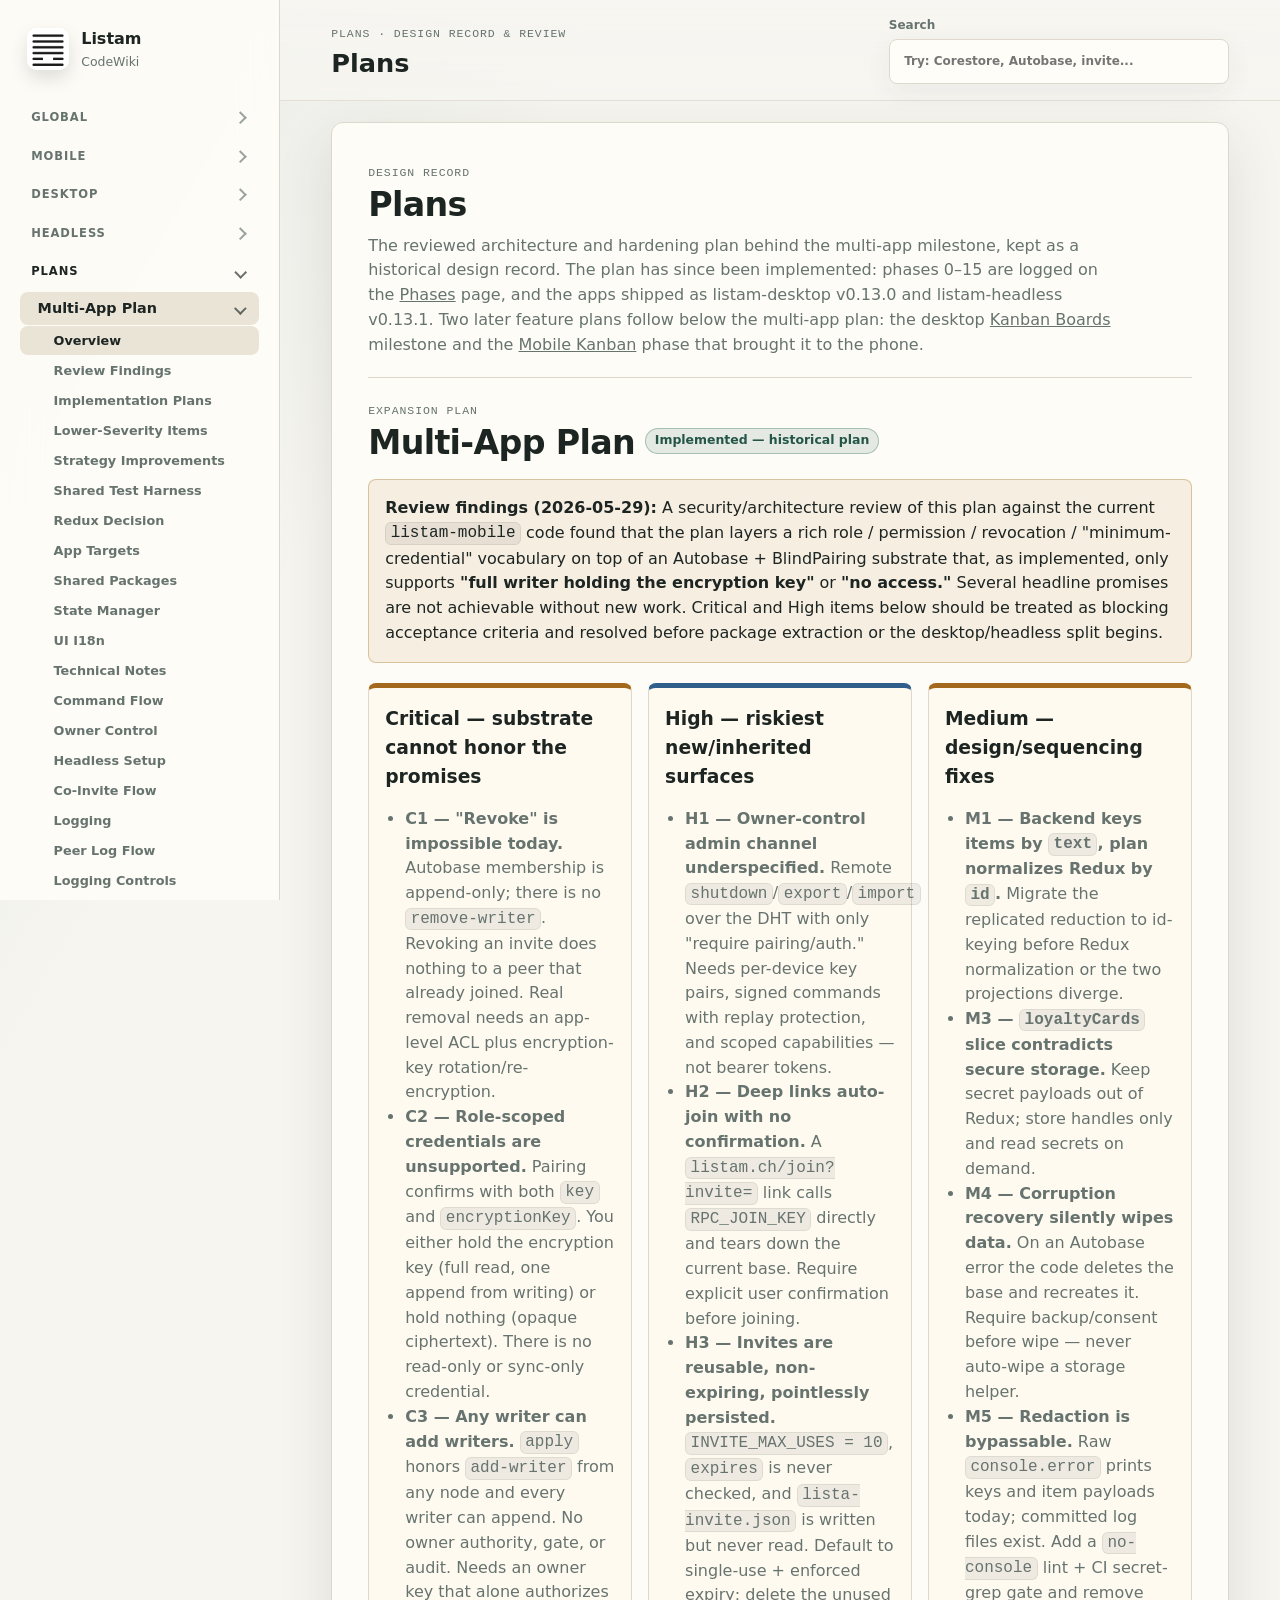
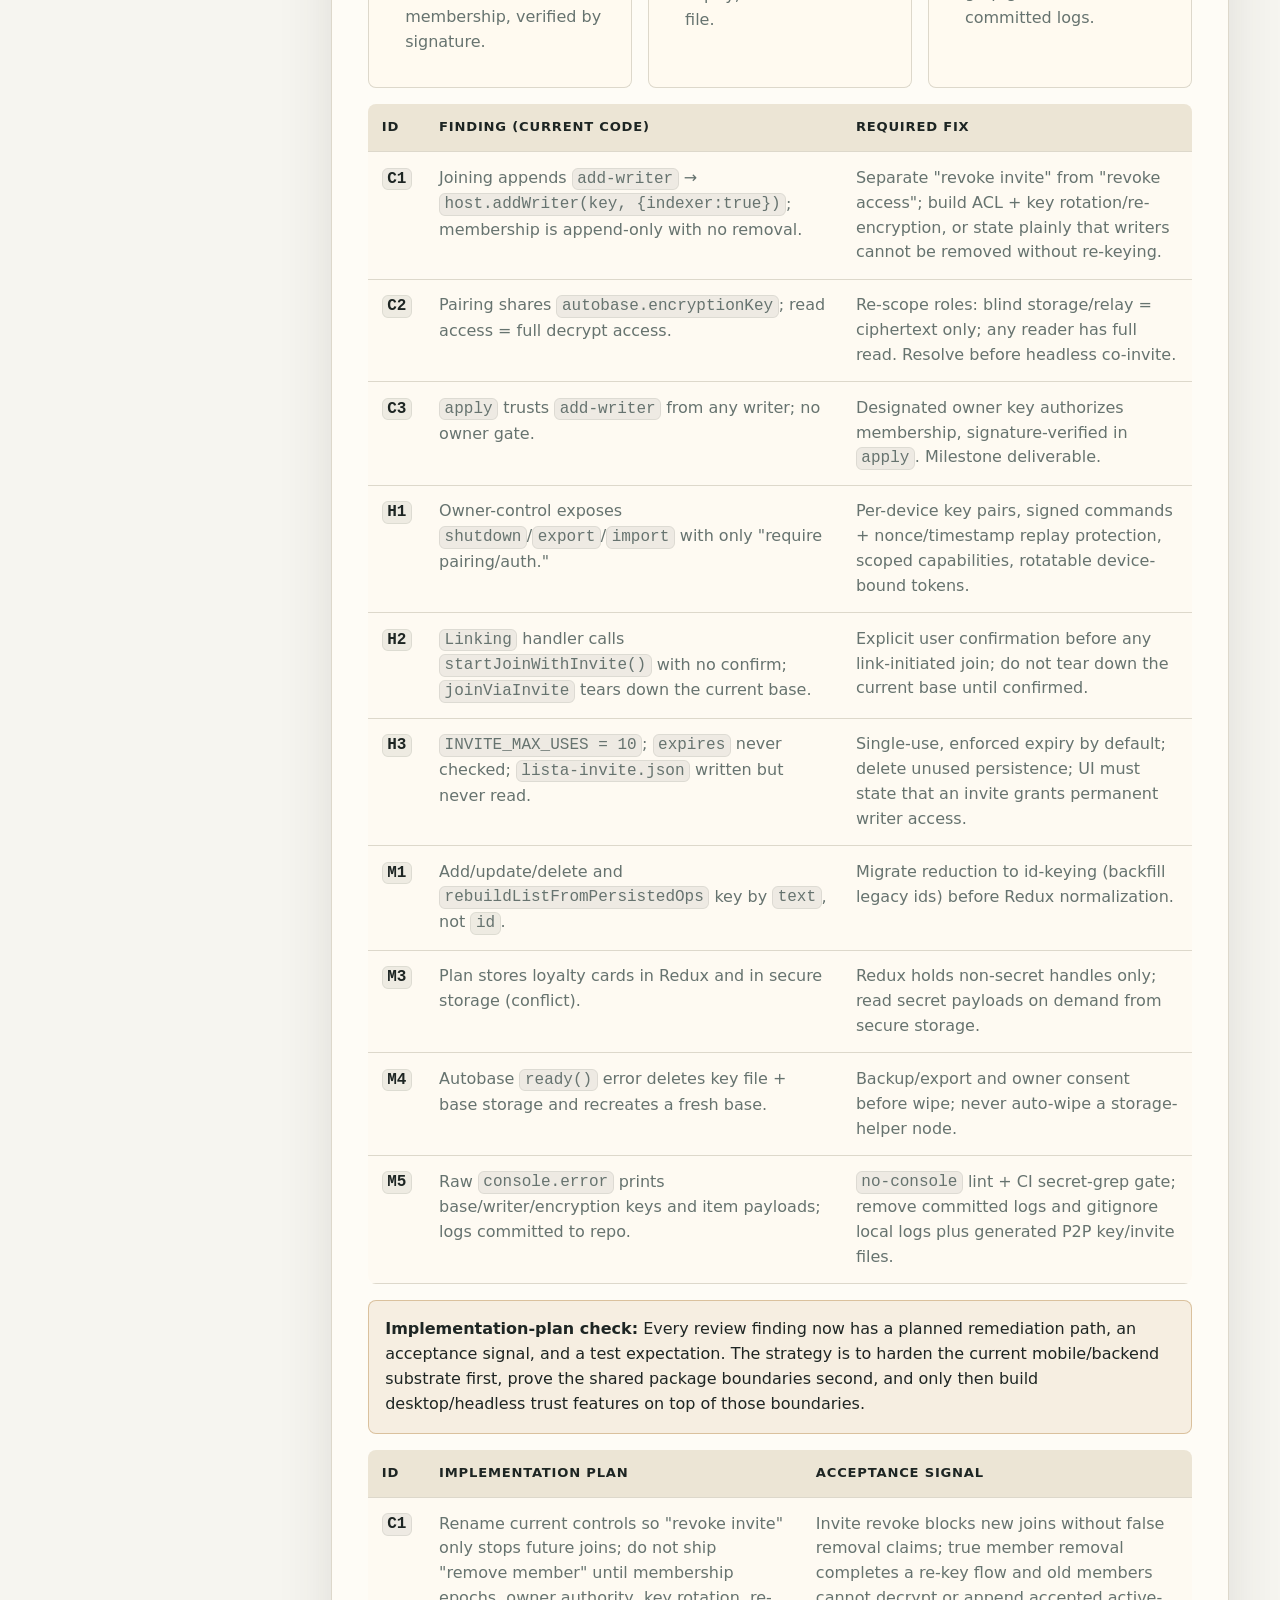
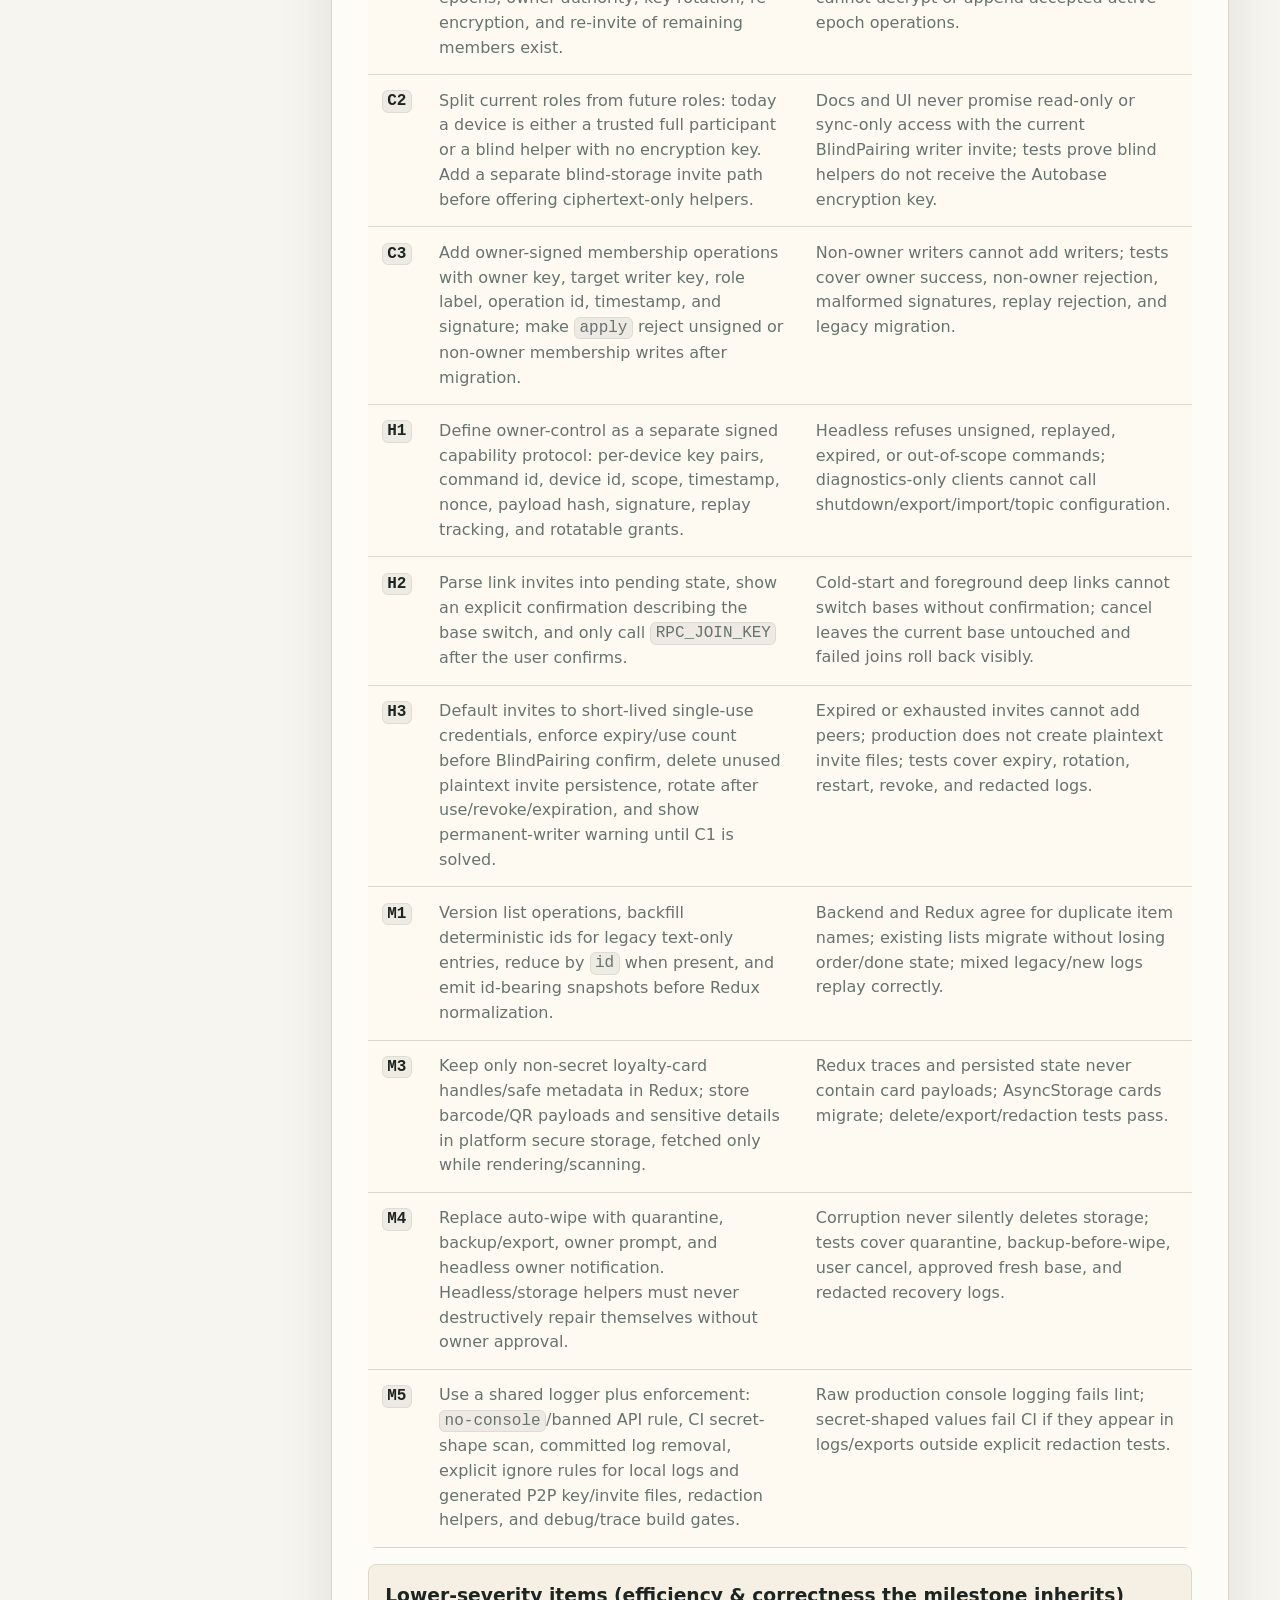
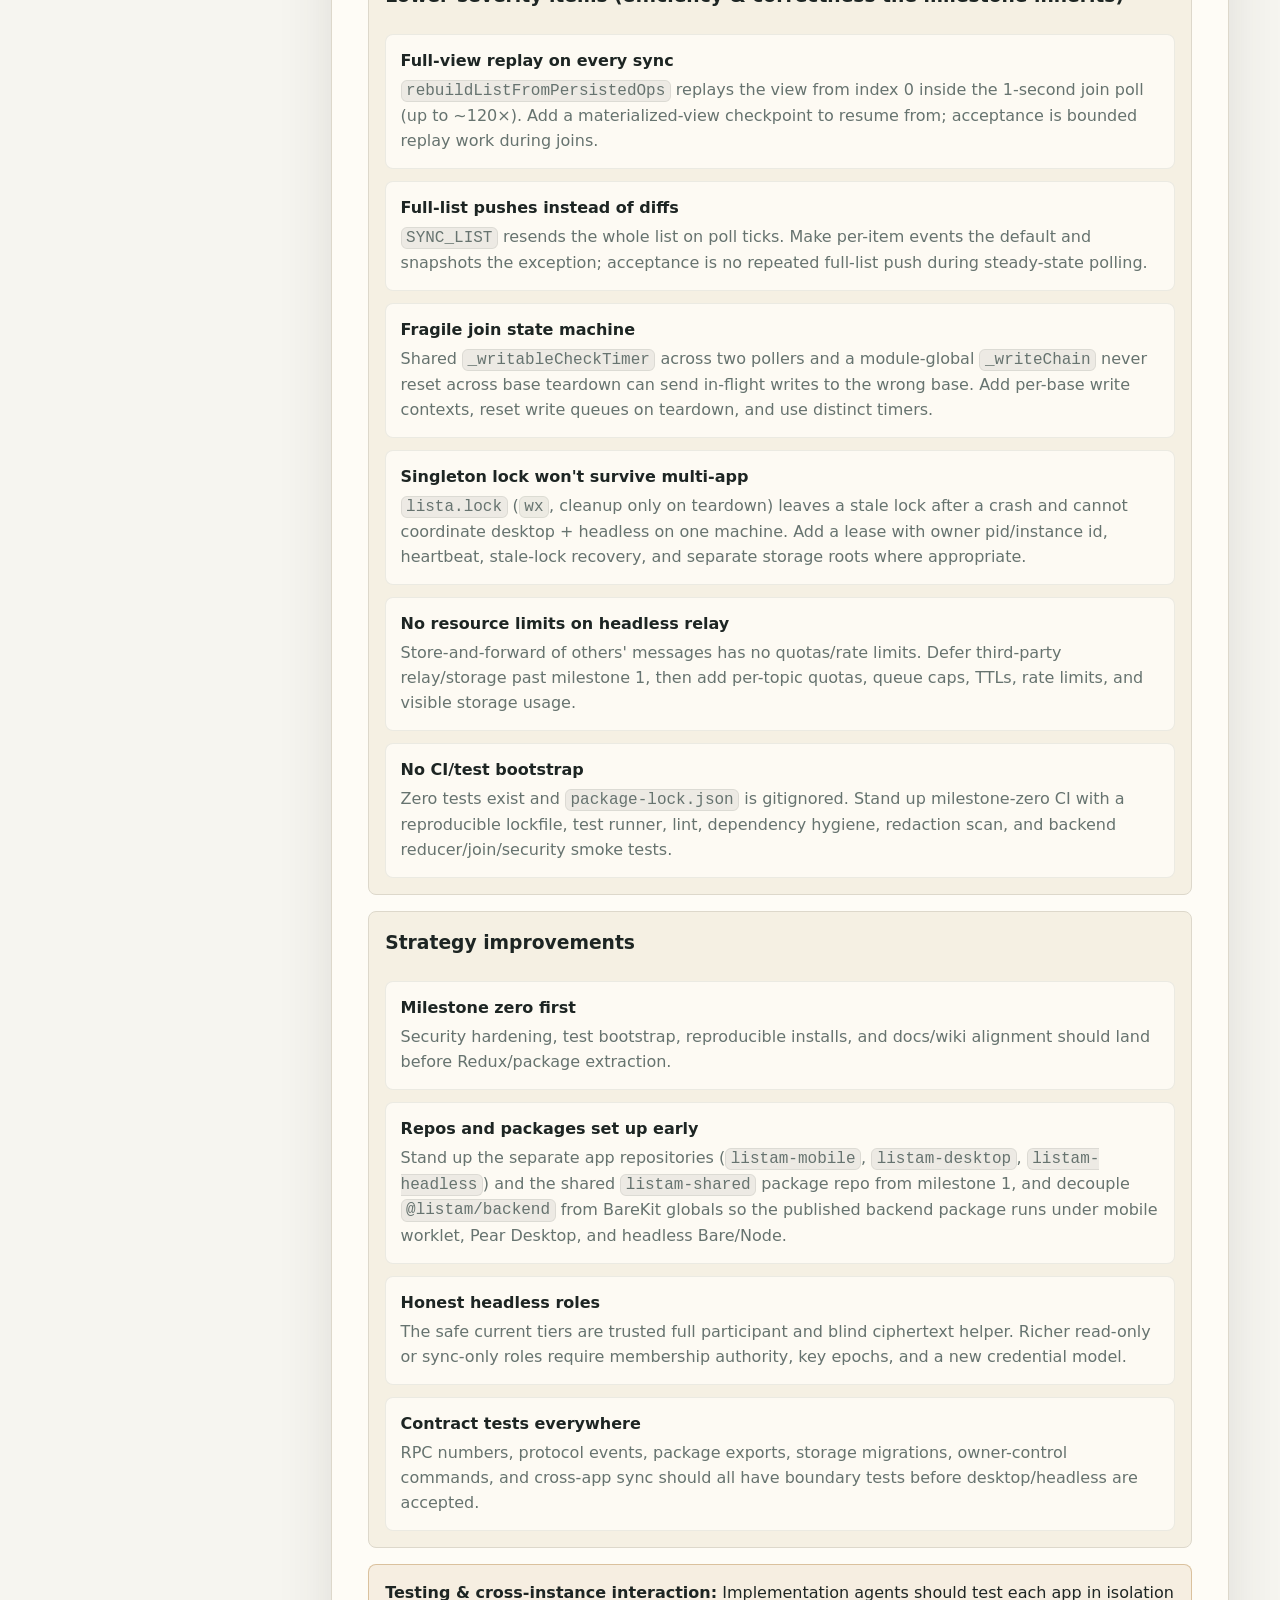
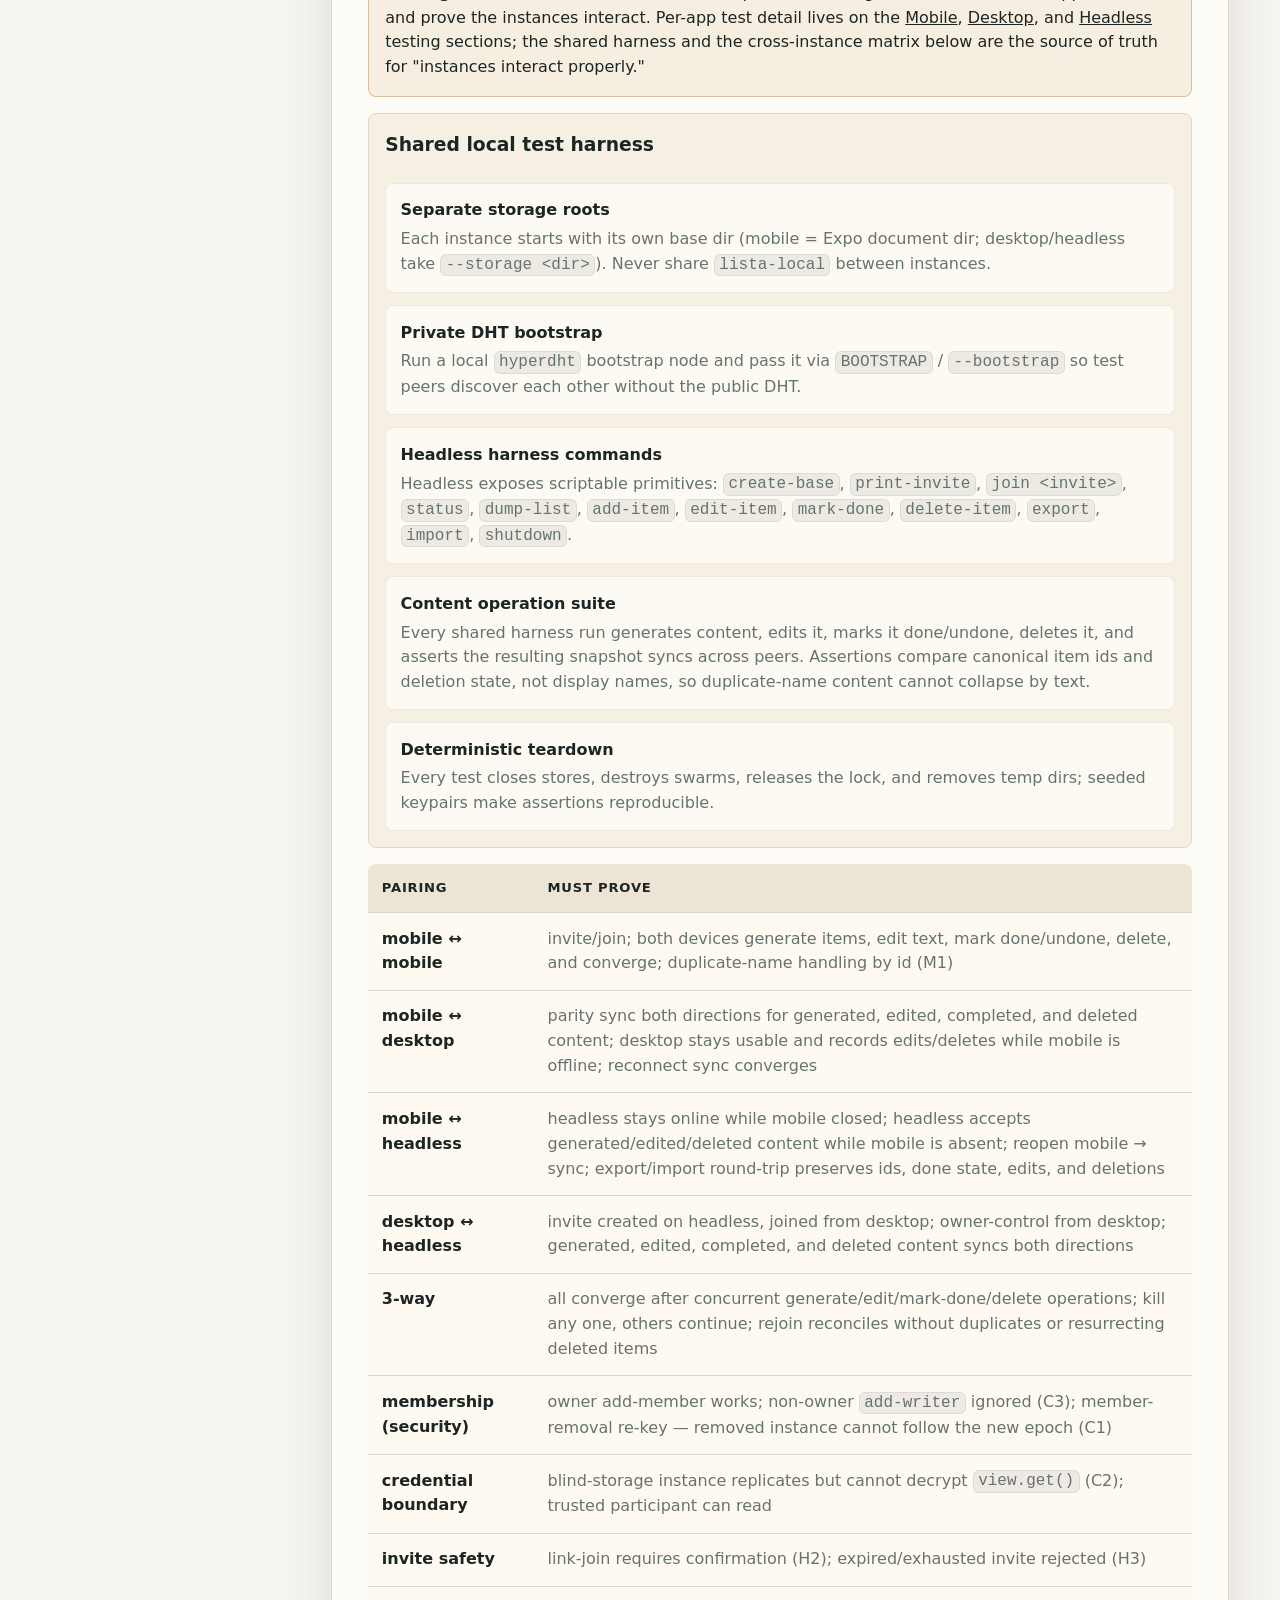
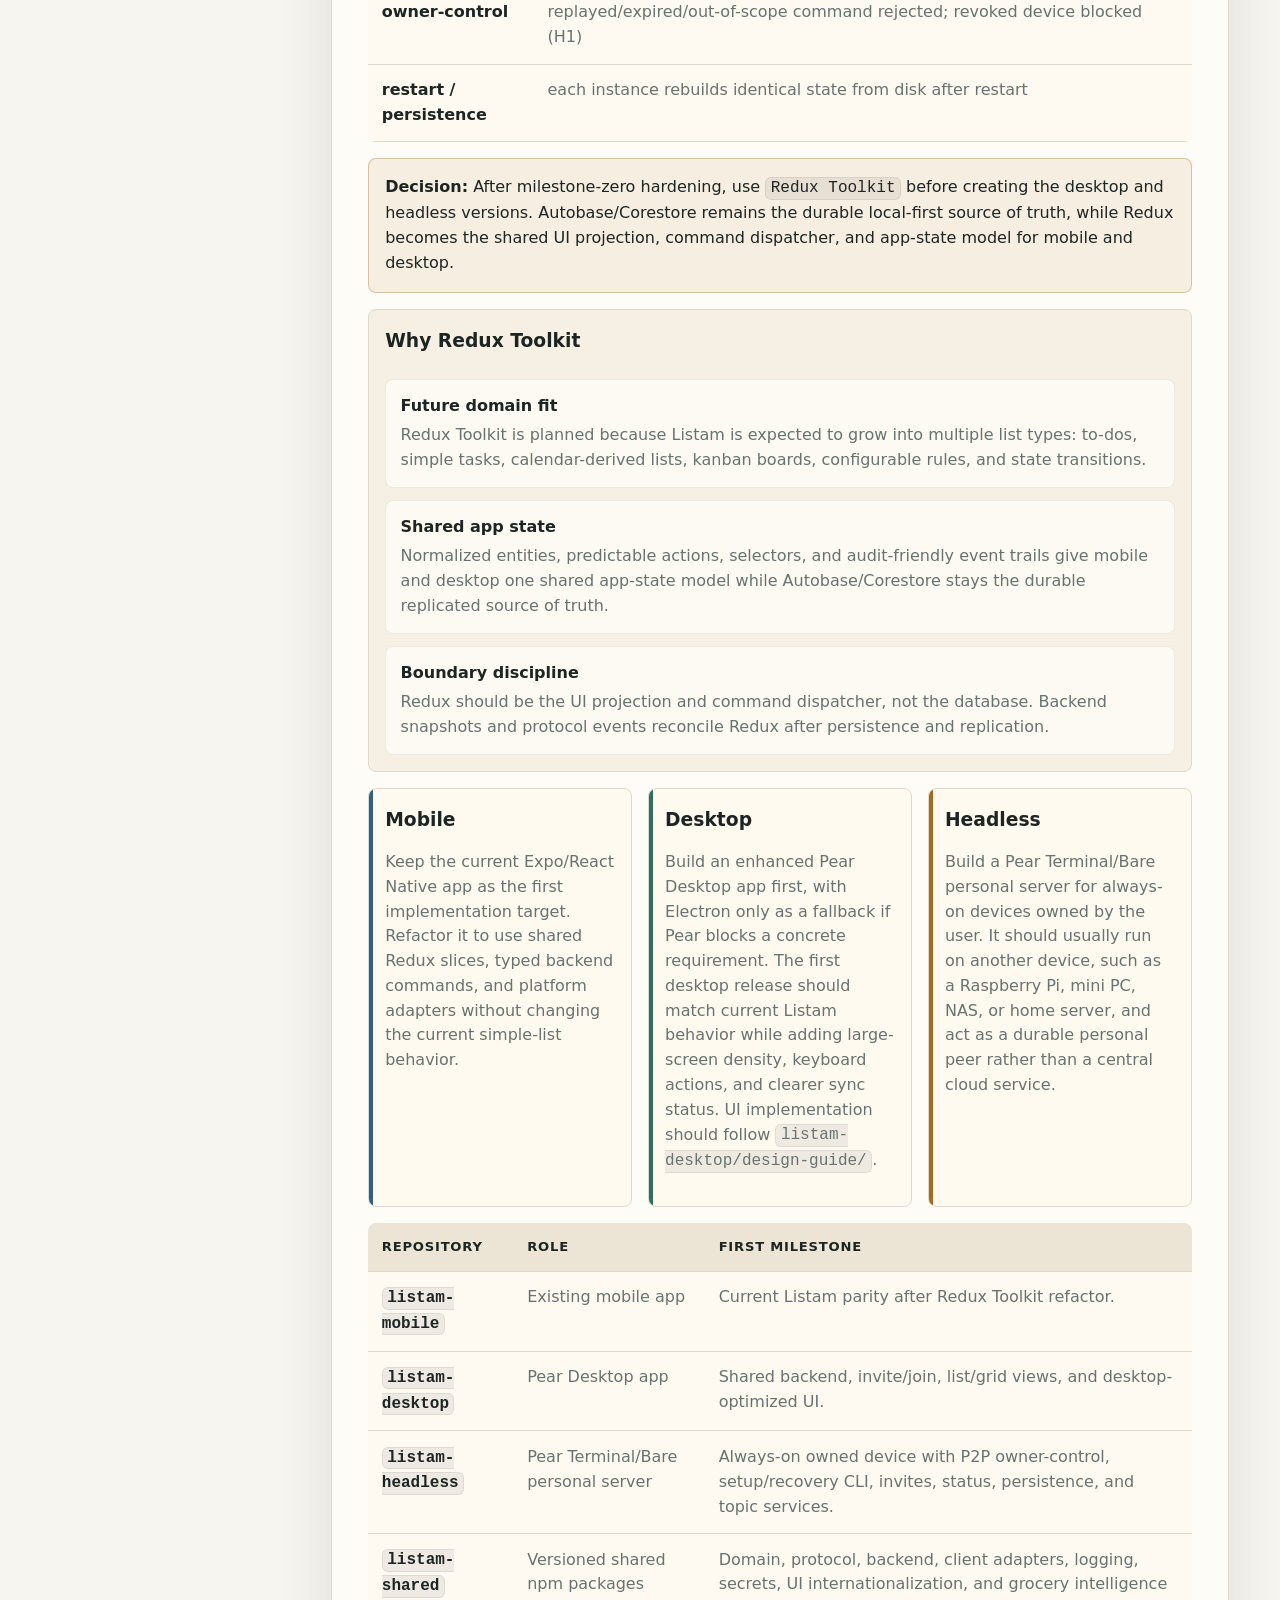
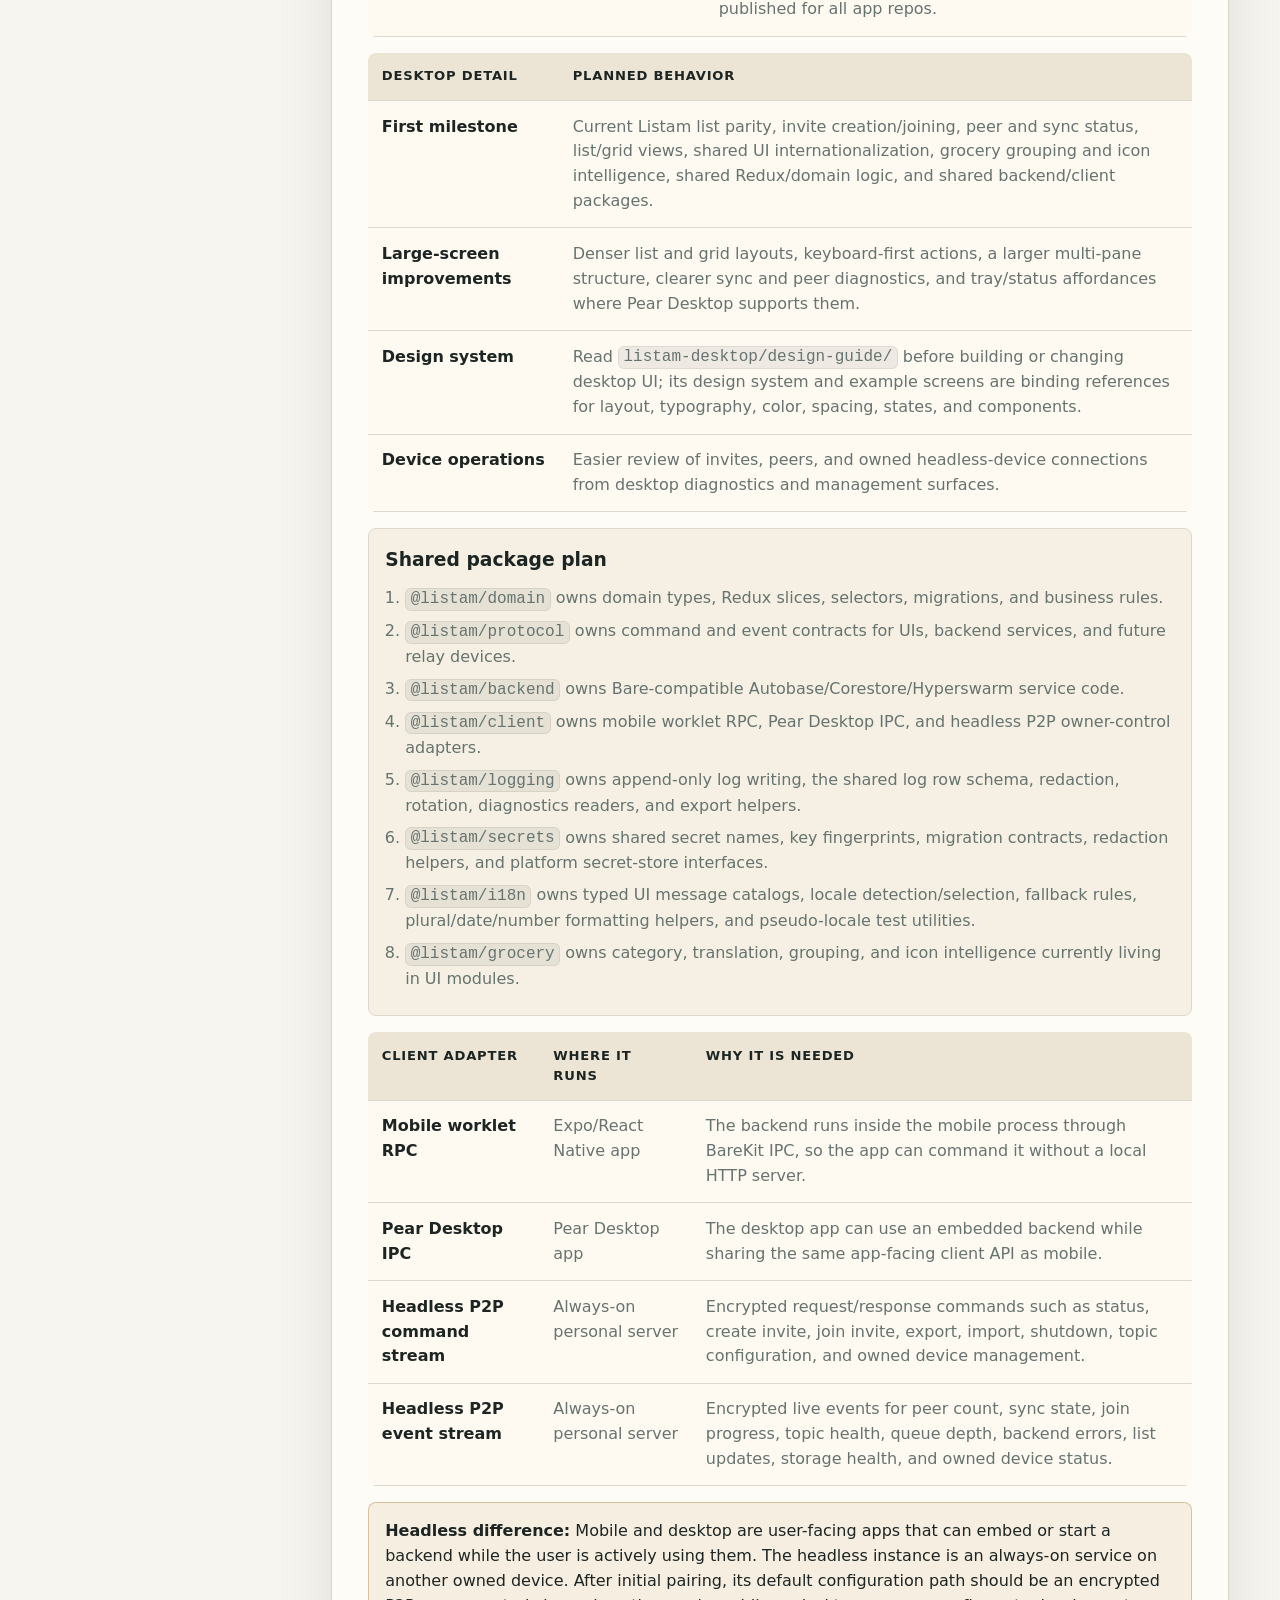
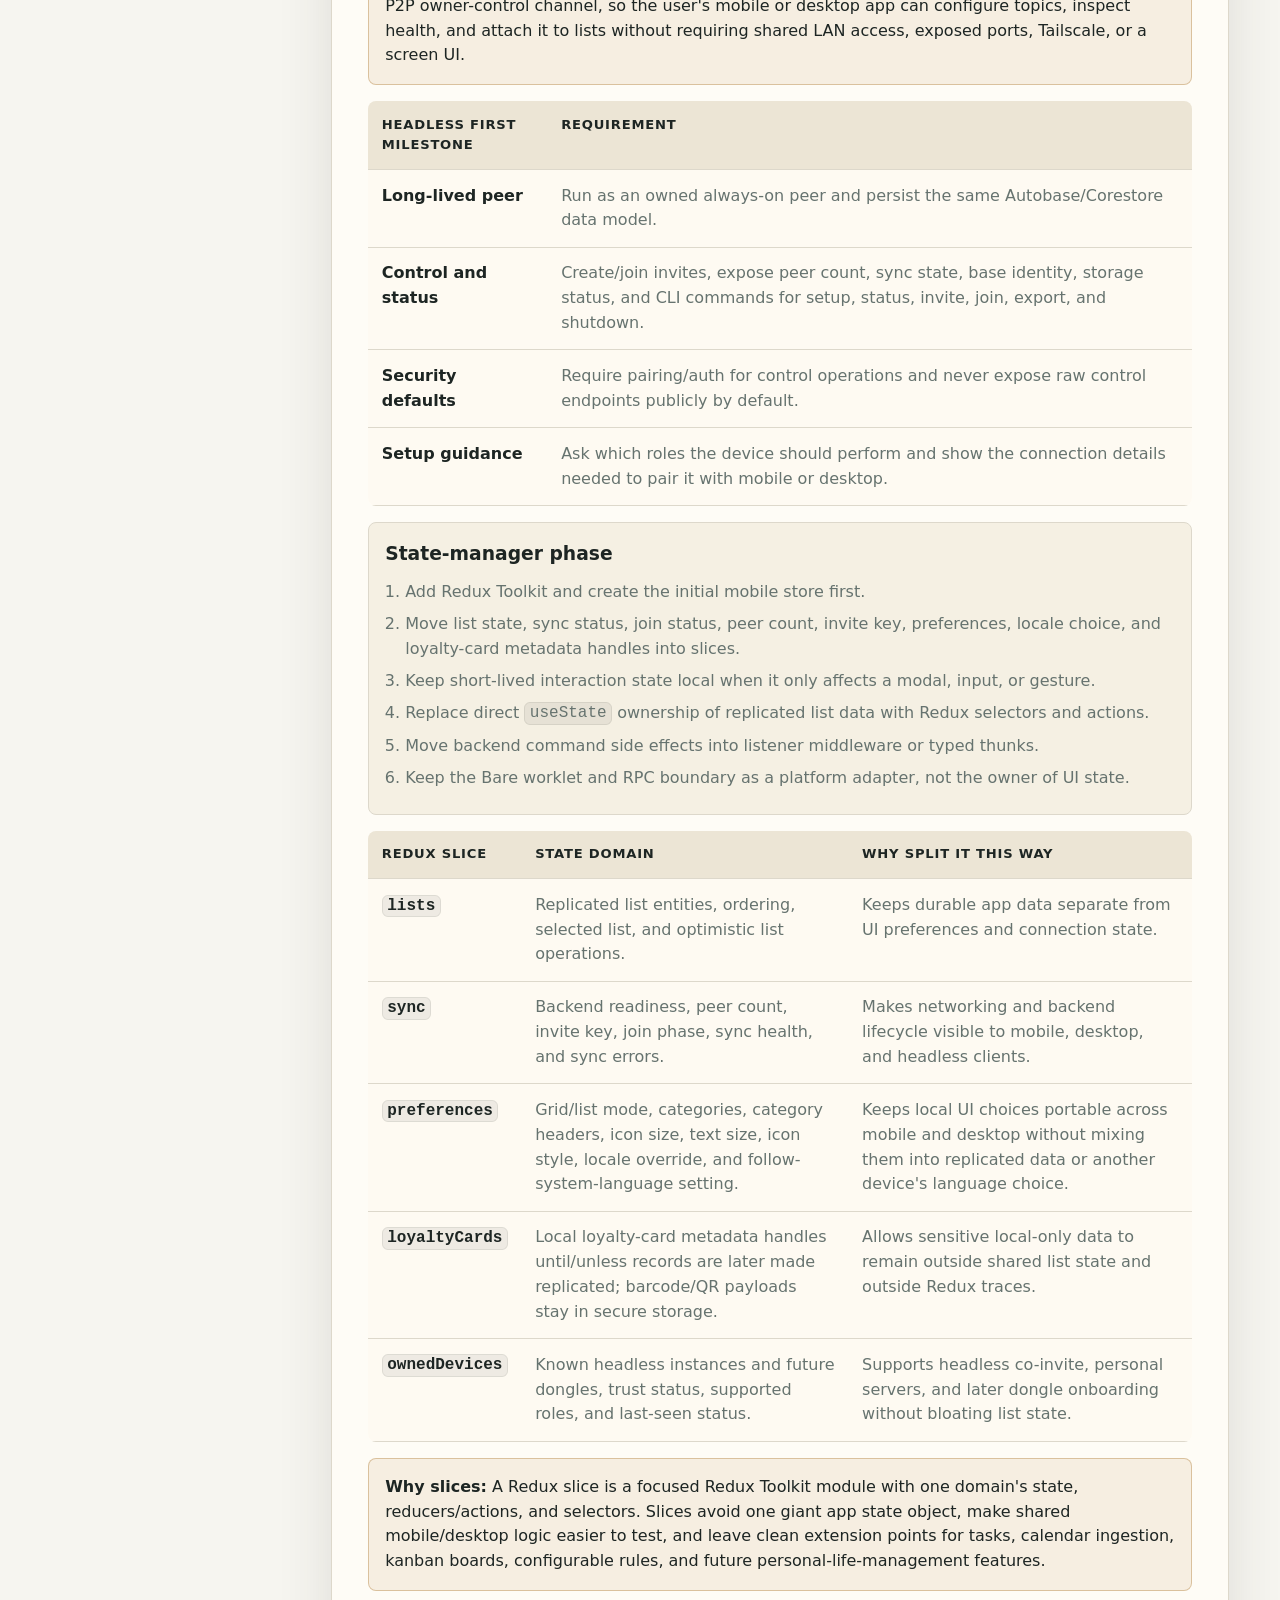
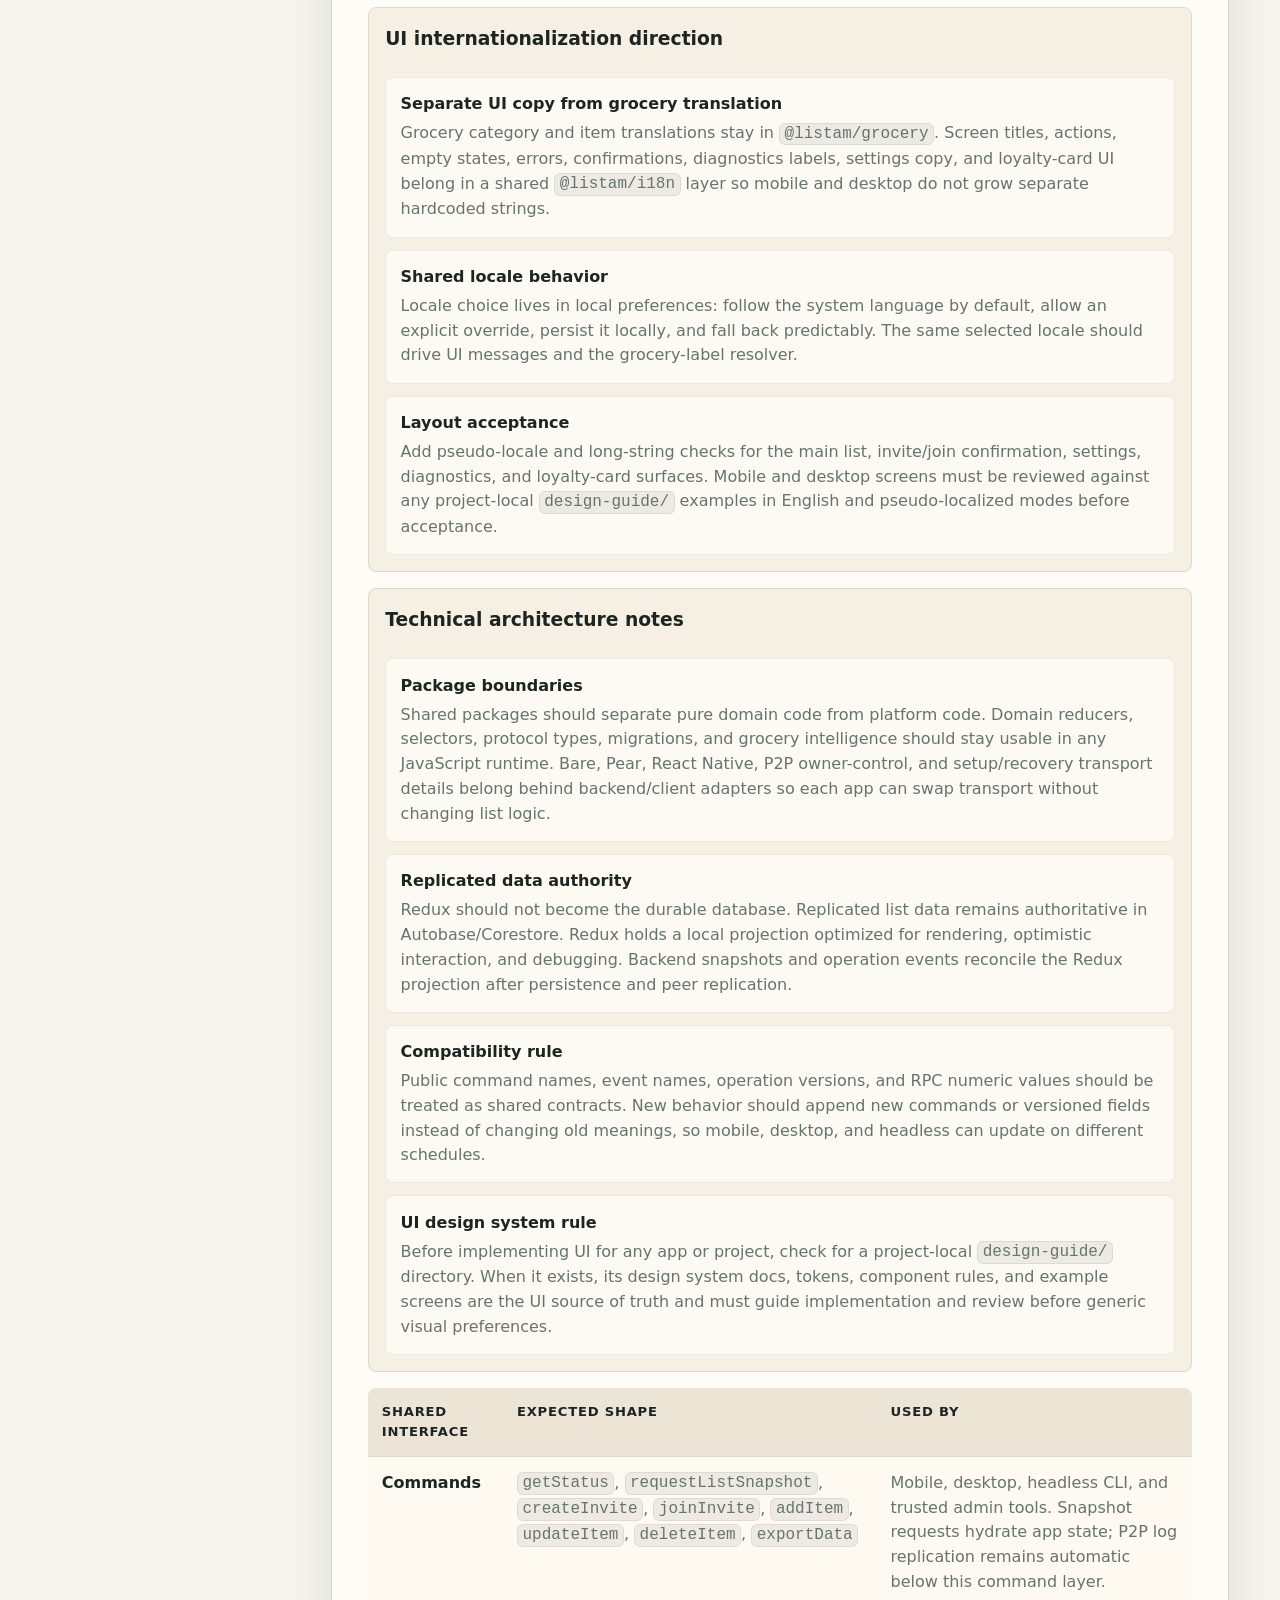
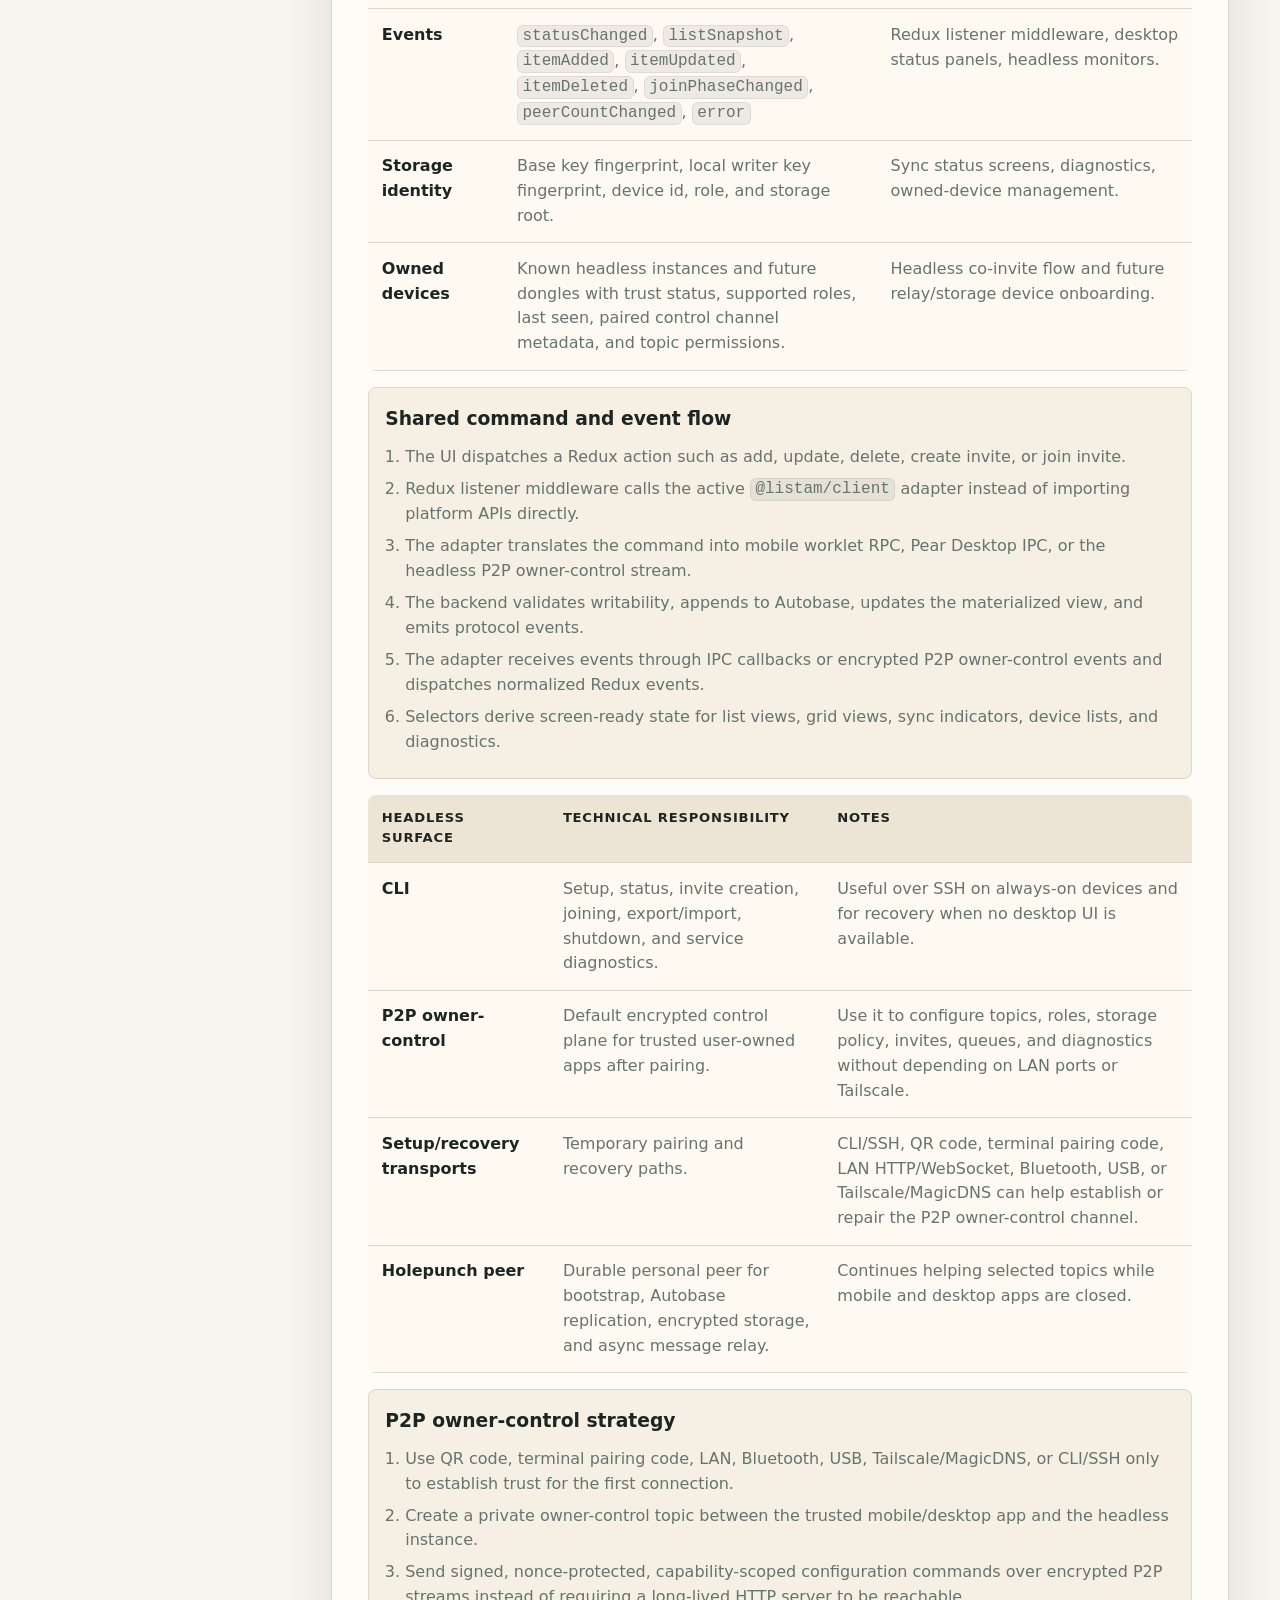
<file: public/wiki/plans.html>
<!doctype html>
<html lang="en">
  <head>
    <meta charset="utf-8" />
    <meta name="viewport" content="width=device-width, initial-scale=1" />
    <title>Listam CodeWiki</title>
    <meta
      name="description"
      content="A CodeWiki-style study site for the Listam local-first P2P mobile app."
    />
    <link rel="stylesheet" href="./styles.css" />
  </head>
  <body>
    <div class="shell">
      <aside class="sidebar">
        <a class="brand" href="index.html" aria-label="Listam CodeWiki home">
          <img src="../assets/icon.png" alt="" />
          <span>
            <strong>Listam</strong>
            <small>CodeWiki</small>
          </span>
        </a>

        <nav class="nav" aria-label="Study sections">
          <details class="nav-section">
            <summary class="nav-group">Global</summary>
            <div class="nav-links">
              <a href="/">Main Website</a>
              <a href="index.html#overview">Overview</a>
              <a href="index.html#thesis">Core Thesis</a>
              <a href="index.html#architecture">Architecture</a>
              <a href="index.html#data-model">Data Model</a>
              <a href="index.html#p2p-primitives">P2P Primitives</a>
              <a href="index.html#security">Security</a>
            </div>
          </details>

          <details class="nav-section">
            <summary class="nav-group">Mobile</summary>
            <div class="nav-links">
              <a href="mobile.html#structure">Project Structure</a>
              <a href="mobile.html#runtime">Runtime Flows</a>
              <a href="mobile.html#frontend">Frontend</a>
              <a href="mobile.html#overview">Overview / Day-plan</a>
              <a href="mobile.html#backend">Backend</a>
              <a href="mobile.html#storage">Storage</a>
              <a href="mobile.html#libraries">Libraries</a>
              <a href="mobile.html#quality">Quality Notes</a>
              <a href="mobile.html#study">Study Path</a>
              <a href="mobile.html#file-index">File Index</a>
              <a href="mobile.html#testing">Testing</a>
            </div>
          </details>

          <details class="nav-section">
            <summary class="nav-group">Desktop</summary>
            <div class="nav-links">
              <a href="desktop.html#structure">Project Structure</a>
              <a href="desktop.html#runtime">Runtime Flows</a>
              <a href="desktop.html#frontend">Renderer UI</a>
              <a href="desktop.html#overview">Overview / Day-plan</a>
              <a href="desktop.html#backend">Worker Backend</a>
              <a href="desktop.html#devices">Peers &amp; Devices</a>
              <a href="desktop.html#storage">Storage</a>
              <a href="desktop.html#installer">Installer &amp; Releases</a>
              <a href="desktop.html#libraries">Libraries</a>
              <a href="desktop.html#file-index">File Index</a>
              <a href="desktop.html#testing">Testing</a>
            </div>
          </details>

          <details class="nav-section">
            <summary class="nav-group">Headless</summary>
            <div class="nav-links">
              <a href="headless.html#structure">Project Structure</a>
              <a href="headless.html#roles">Roles</a>
              <a href="headless.html#runtime">Runtime Flows</a>
              <a href="headless.html#ops">Control Interface</a>
              <a href="headless.html#provisioning">Leaf Provisioning</a>
              <a href="headless.html#owner-control">Owner Control</a>
              <a href="headless.html#storage">Storage</a>
              <a href="headless.html#installer">Service Installer</a>
              <a href="headless.html#libraries">Libraries</a>
              <a href="headless.html#file-index">File Index</a>
              <a href="headless.html#testing">Testing</a>
            </div>
          </details>

          <details class="nav-section" open>
            <summary class="nav-group">Plans</summary>
            <div class="nav-links">
              <details class="nav-subsection" open>
                <summary class="nav-subgroup">
                  <span>Multi-App Plan</span>
                </summary>
                <div class="nav-sublinks">
                  <a href="plans.html#multi-app-plan">Overview</a>
                  <a href="plans.html#review-findings">Review Findings</a>
                  <a href="plans.html#implementation-plans">Implementation Plans</a>
                  <a href="plans.html#lower-severity-items">Lower-Severity Items</a>
                  <a href="plans.html#strategy-improvements">Strategy Improvements</a>
                  <a href="plans.html#shared-test-harness">Shared Test Harness</a>
                  <a href="plans.html#redux-decision">Redux Decision</a>
                  <a href="plans.html#app-targets">App Targets</a>
                  <a href="plans.html#shared-package-plan">Shared Packages</a>
                  <a href="plans.html#state-manager-phase">State Manager</a>
                  <a href="plans.html#ui-internationalization">UI I18n</a>
                  <a href="plans.html#technical-architecture-notes">Technical Notes</a>
                  <a href="plans.html#shared-command-event-flow">Command Flow</a>
                  <a href="plans.html#p2p-owner-control">Owner Control</a>
                  <a href="plans.html#headless-first-run">Headless Setup</a>
                  <a href="plans.html#headless-co-invite">Co-Invite Flow</a>
                  <a href="plans.html#logging-strategy">Logging</a>
                  <a href="plans.html#development-peer-log-flow">Peer Log Flow</a>
                  <a href="plans.html#logging-controls">Logging Controls</a>
                  <a href="plans.html#secret-storage-plan">Secret Storage</a>
                  <a href="plans.html#implementation-hardening">Hardening</a>
                  <a href="plans.html#implementation-constraints">Constraints</a>
                  <a href="plans.html#future-direction">Future Direction</a>
                  <a href="plans.html#test-plan">Test Plan</a>
                  <a href="plans.html#assumptions">Assumptions</a>
                  <a href="plans.html#phases">Phases</a>
                  <a href="phases.html#phase-log">Phase Log</a>
                </div>
              </details>
              <details class="nav-subsection">
                <summary class="nav-subgroup">
                  <span>Dark Theme</span>
                </summary>
                <div class="nav-sublinks">
                  <a href="plans.html#dark-theme-plan">Overview</a>
                  <a href="plans.html#dark-theme-tokens">Token Model</a>
                  <a href="plans.html#dark-theme-palette">Palette</a>
                  <a href="plans.html#dark-theme-rules">Hard Rules</a>
                  <a href="plans.html#dark-theme-switching">Theme Switching</a>
                  <a href="plans.html#dark-theme-rollout">Rollout</a>
                </div>
              </details>
              <details class="nav-subsection" open>
                <summary class="nav-subgroup">
                  <span>Leaf Peer (ESP32)</span>
                </summary>
                <div class="nav-sublinks">
                  <a href="plans.html#leaf-peer-plan">Overview</a>
                  <a href="plans.html#leaf-architecture">Architecture</a>
                  <a href="plans.html#leaf-builds">Builds &amp; Flash</a>
                  <a href="plans.html#leaf-provisioning">Provisioning &amp; Roaming</a>
                  <a href="plans.html#leaf-persistence">Flash Persistence</a>
                  <a href="plans.html#leaf-vendored">Vendored Crates</a>
                  <a href="plans.html#leaf-peripherals">Peripherals</a>
                  <a href="plans.html#leaf-voice">Voice Plan</a>
                  <a href="plans.html#leaf-roadmap">Next Steps</a>
                </div>
              </details>
              <details class="nav-subsection">
                <summary class="nav-subgroup">
                  <span>Kanban Boards</span>
                </summary>
                <div class="nav-sublinks">
                  <a href="plans.html#kanban-plan">Overview</a>
                  <a href="plans.html#kanban-product-rules">Product Rules</a>
                  <a href="plans.html#kanban-architecture">Architecture</a>
                  <a href="plans.html#kanban-data-model">Ticket Data Model</a>
                  <a href="plans.html#kanban-board-config">Board Config</a>
                  <a href="plans.html#kanban-domain-logic">Domain Logic</a>
                  <a href="plans.html#kanban-backend">Backend Changes</a>
                  <a href="plans.html#kanban-desktop-ui">Desktop UI</a>
                  <a href="plans.html#kanban-additions">Other Additions</a>
                  <a href="plans.html#kanban-testing">Testing &amp; Verification</a>
                  <a href="plans.html#kanban-build-order">Build Order</a>
                </div>
              </details>
              <details class="nav-subsection">
                <summary class="nav-subgroup">
                  <span>Mobile Kanban</span>
                </summary>
                <div class="nav-sublinks">
                  <a href="plans.html#mobile-kanban-plan">Overview</a>
                  <a href="plans.html#mobile-kanban-decisions">Key Decisions</a>
                  <a href="plans.html#mobile-kanban-registry">List Registry</a>
                  <a href="plans.html#mobile-kanban-state">Mobile State</a>
                  <a href="plans.html#mobile-kanban-nav">Navigation &amp; Gestures</a>
                  <a href="plans.html#mobile-kanban-screens">Kanban Screens</a>
                  <a href="plans.html#mobile-kanban-i18n">i18n &amp; Theme</a>
                  <a href="plans.html#mobile-kanban-testing">Testing &amp; Verification</a>
                  <a href="plans.html#mobile-kanban-risks">Risks &amp; Edge Cases</a>
                  <a href="plans.html#mobile-kanban-build-order">Build Order</a>
                </div>
              </details>
            </div>
          </details>

          <details class="nav-section">
            <summary class="nav-group">Voice</summary>
            <div class="nav-links">
              <a href="voice.html#overview">Overview</a>
              <a href="voice.html#architecture">Architecture</a>
              <a href="voice.html#wake-words">Wake Words</a>
              <a href="voice.html#commands">Commands</a>
              <a href="voice.html#notetaker">Notetaker</a>
              <a href="voice.html#dataset">Training Dataset</a>
              <a href="voice.html#stt">Speech-to-Text</a>
              <a href="voice.html#led">LED Feedback</a>
              <a href="voice.html#status">Status</a>
            </div>
          </details>

          <details class="nav-section">
            <summary class="nav-group">QA</summary>
            <div class="nav-links">
              <a href="qa.html#qa-overview">Release QA Overview</a>
              <a href="qa.html#qa-smoke">Smoke Matrix</a>
              <a href="qa.html#qa-mobile">Mobile Checklist</a>
              <a href="qa.html#qa-desktop">Desktop Checklist</a>
              <a href="qa.html#qa-headless">Headless Checklist</a>
              <a href="qa.html#qa-voice">Voice Checklist</a>
              <a href="qa.html#qa-cross-device">Cross-Device Scenarios</a>
              <a href="qa.html#qa-release">Release Gate</a>
            </div>
          </details>
        </nav>

        <div class="sidebar-card">
          <span class="eyebrow">Generated</span>
          <strong>2026-07-31</strong>
          <p>Multi-app wiki: the mobile, desktop, and headless apps plus plans, phases, and release QA.</p>
        </div>
      </aside>

      <main class="content">
        <header class="topbar">
          <div>
            <span class="eyebrow">Plans · design record &amp; review</span>
            <h1>Plans</h1>
          </div>
          <label class="search">
            <span>Search</span>
            <input id="site-search" type="search" placeholder="Try: Corestore, Autobase, invite..." />
          </label>
        </header>

        <section id="plans" class="page page-searchable">
          <div class="section-heading">
            <span class="eyebrow">Design record</span>
            <h2>Plans</h2>
            <p class="section-lede">
              The reviewed architecture and hardening plan behind the multi-app milestone, kept as a
              historical design record. The plan has since been implemented: phases 0–15 are logged
              on the <a href="phases.html">Phases</a> page, and the apps shipped as listam-desktop
              v0.13.0 and listam-headless v0.13.1. Two later feature plans follow below the multi-app
              plan: the desktop <a href="#kanban-plan">Kanban Boards</a> milestone and the
              <a href="#mobile-kanban-plan">Mobile Kanban</a> phase that brought it to the phone.
            </p>
          </div>

          <section id="multi-app-plan" class="plan-section">
            <div class="section-heading plan-heading">
              <span class="eyebrow">Expansion plan</span>
              <div class="plan-title">
                <h2>Multi-App Plan</h2>
                <span class="status-pill">Implemented — historical plan</span>
              </div>
            </div>

          <div class="callout" id="review-findings" data-nav-section>
            <strong>Review findings (2026-05-29):</strong>
            A security/architecture review of this plan against the current <code>listam-mobile</code>
            code found that the plan layers a rich role / permission / revocation / "minimum-credential"
            vocabulary on top of an Autobase + BlindPairing substrate that, as implemented, only supports
            <strong>"full writer holding the encryption key"</strong> or <strong>"no access."</strong>
            Several headline promises are not achievable without new work. Critical and High items below
            should be treated as blocking acceptance criteria and resolved before package extraction or
            the desktop/headless split begins.
          </div>

          <div class="risk-board">
            <article class="risk warn">
              <h3>Critical — substrate cannot honor the promises</h3>
              <ul>
                <li><strong>C1 — "Revoke" is impossible today.</strong> Autobase membership is append-only; there is no <code>remove-writer</code>. Revoking an invite does nothing to a peer that already joined. Real removal needs an app-level ACL plus encryption-key rotation/re-encryption.</li>
                <li><strong>C2 — Role-scoped credentials are unsupported.</strong> Pairing confirms with both <code>key</code> and <code>encryptionKey</code>. You either hold the encryption key (full read, one append from writing) or hold nothing (opaque ciphertext). There is no read-only or sync-only credential.</li>
                <li><strong>C3 — Any writer can add writers.</strong> <code>apply</code> honors <code>add-writer</code> from any node and every writer can append. No owner authority, gate, or audit. Needs an owner key that alone authorizes membership, verified by signature.</li>
              </ul>
            </article>
            <article class="risk fix">
              <h3>High — riskiest new/inherited surfaces</h3>
              <ul>
                <li><strong>H1 — Owner-control admin channel underspecified.</strong> Remote <code>shutdown</code>/<code>export</code>/<code>import</code> over the DHT with only "require pairing/auth." Needs per-device key pairs, signed commands with replay protection, and scoped capabilities — not bearer tokens.</li>
                <li><strong>H2 — Deep links auto-join with no confirmation.</strong> A <code>listam.ch/join?invite=</code> link calls <code>RPC_JOIN_KEY</code> directly and tears down the current base. Require explicit user confirmation before joining.</li>
                <li><strong>H3 — Invites are reusable, non-expiring, pointlessly persisted.</strong> <code>INVITE_MAX_USES = 10</code>, <code>expires</code> is never checked, and <code>lista-invite.json</code> is written but never read. Default to single-use + enforced expiry; delete the unused file.</li>
              </ul>
            </article>
            <article class="risk warn">
              <h3>Medium — design/sequencing fixes</h3>
              <ul>
                <li><strong>M1 — Backend keys items by <code>text</code>, plan normalizes Redux by <code>id</code>.</strong> Migrate the replicated reduction to id-keying before Redux normalization or the two projections diverge.</li>
                <li><strong>M3 — <code>loyaltyCards</code> slice contradicts secure storage.</strong> Keep secret payloads out of Redux; store handles only and read secrets on demand.</li>
                <li><strong>M4 — Corruption recovery silently wipes data.</strong> On an Autobase error the code deletes the base and recreates it. Require backup/consent before wipe — never auto-wipe a storage helper.</li>
                <li><strong>M5 — Redaction is bypassable.</strong> Raw <code>console.error</code> prints keys and item payloads today; committed log files exist. Add a <code>no-console</code> lint + CI secret-grep gate and remove committed logs.</li>
              </ul>
            </article>
          </div>

          <table class="info-table">
            <thead>
              <tr>
                <th>ID</th>
                <th>Finding (current code)</th>
                <th>Required fix</th>
              </tr>
            </thead>
            <tbody>
              <tr>
                <td><code>C1</code></td>
                <td>Joining appends <code>add-writer</code> → <code>host.addWriter(key, {indexer:true})</code>; membership is append-only with no removal.</td>
                <td>Separate "revoke invite" from "revoke access"; build ACL + key rotation/re-encryption, or state plainly that writers cannot be removed without re-keying.</td>
              </tr>
              <tr>
                <td><code>C2</code></td>
                <td>Pairing shares <code>autobase.encryptionKey</code>; read access = full decrypt access.</td>
                <td>Re-scope roles: blind storage/relay = ciphertext only; any reader has full read. Resolve before headless co-invite.</td>
              </tr>
              <tr>
                <td><code>C3</code></td>
                <td><code>apply</code> trusts <code>add-writer</code> from any writer; no owner gate.</td>
                <td>Designated owner key authorizes membership, signature-verified in <code>apply</code>. Milestone deliverable.</td>
              </tr>
              <tr>
                <td><code>H1</code></td>
                <td>Owner-control exposes <code>shutdown</code>/<code>export</code>/<code>import</code> with only "require pairing/auth."</td>
                <td>Per-device key pairs, signed commands + nonce/timestamp replay protection, scoped capabilities, rotatable device-bound tokens.</td>
              </tr>
              <tr>
                <td><code>H2</code></td>
                <td><code>Linking</code> handler calls <code>startJoinWithInvite()</code> with no confirm; <code>joinViaInvite</code> tears down the current base.</td>
                <td>Explicit user confirmation before any link-initiated join; do not tear down the current base until confirmed.</td>
              </tr>
              <tr>
                <td><code>H3</code></td>
                <td><code>INVITE_MAX_USES = 10</code>; <code>expires</code> never checked; <code>lista-invite.json</code> written but never read.</td>
                <td>Single-use, enforced expiry by default; delete unused persistence; UI must state that an invite grants permanent writer access.</td>
              </tr>
              <tr>
                <td><code>M1</code></td>
                <td>Add/update/delete and <code>rebuildListFromPersistedOps</code> key by <code>text</code>, not <code>id</code>.</td>
                <td>Migrate reduction to id-keying (backfill legacy ids) before Redux normalization.</td>
              </tr>
              <tr>
                <td><code>M3</code></td>
                <td>Plan stores loyalty cards in Redux and in secure storage (conflict).</td>
                <td>Redux holds non-secret handles only; read secret payloads on demand from secure storage.</td>
              </tr>
              <tr>
                <td><code>M4</code></td>
                <td>Autobase <code>ready()</code> error deletes key file + base storage and recreates a fresh base.</td>
                <td>Backup/export and owner consent before wipe; never auto-wipe a storage-helper node.</td>
              </tr>
              <tr>
                <td><code>M5</code></td>
                <td>Raw <code>console.error</code> prints base/writer/encryption keys and item payloads; logs committed to repo.</td>
                <td><code>no-console</code> lint + CI secret-grep gate; remove committed logs and gitignore local logs plus generated P2P key/invite files.</td>
              </tr>
            </tbody>
          </table>

          <div class="callout" id="implementation-plans" data-nav-section>
            <strong>Implementation-plan check:</strong>
            Every review finding now has a planned remediation path, an acceptance signal, and a test
            expectation. The strategy is to harden the current mobile/backend substrate first, prove
            the shared package boundaries second, and only then build desktop/headless trust
            features on top of those boundaries.
          </div>

          <table class="info-table">
            <thead>
              <tr>
                <th>ID</th>
                <th>Implementation plan</th>
                <th>Acceptance signal</th>
              </tr>
            </thead>
            <tbody>
              <tr>
                <td><code>C1</code></td>
                <td>Rename current controls so "revoke invite" only stops future joins; do not ship "remove member" until membership epochs, owner authority, key rotation, re-encryption, and re-invite of remaining members exist.</td>
                <td>Invite revoke blocks new joins without false removal claims; true member removal completes a re-key flow and old members cannot decrypt or append accepted active-epoch operations.</td>
              </tr>
              <tr>
                <td><code>C2</code></td>
                <td>Split current roles from future roles: today a device is either a trusted full participant or a blind helper with no encryption key. Add a separate blind-storage invite path before offering ciphertext-only helpers.</td>
                <td>Docs and UI never promise read-only or sync-only access with the current BlindPairing writer invite; tests prove blind helpers do not receive the Autobase encryption key.</td>
              </tr>
              <tr>
                <td><code>C3</code></td>
                <td>Add owner-signed membership operations with owner key, target writer key, role label, operation id, timestamp, and signature; make <code>apply</code> reject unsigned or non-owner membership writes after migration.</td>
                <td>Non-owner writers cannot add writers; tests cover owner success, non-owner rejection, malformed signatures, replay rejection, and legacy migration.</td>
              </tr>
              <tr>
                <td><code>H1</code></td>
                <td>Define owner-control as a separate signed capability protocol: per-device key pairs, command id, device id, scope, timestamp, nonce, payload hash, signature, replay tracking, and rotatable grants.</td>
                <td>Headless refuses unsigned, replayed, expired, or out-of-scope commands; diagnostics-only clients cannot call shutdown/export/import/topic configuration.</td>
              </tr>
              <tr>
                <td><code>H2</code></td>
                <td>Parse link invites into pending state, show an explicit confirmation describing the base switch, and only call <code>RPC_JOIN_KEY</code> after the user confirms.</td>
                <td>Cold-start and foreground deep links cannot switch bases without confirmation; cancel leaves the current base untouched and failed joins roll back visibly.</td>
              </tr>
              <tr>
                <td><code>H3</code></td>
                <td>Default invites to short-lived single-use credentials, enforce expiry/use count before BlindPairing confirm, delete unused plaintext invite persistence, rotate after use/revoke/expiration, and show permanent-writer warning until C1 is solved.</td>
                <td>Expired or exhausted invites cannot add peers; production does not create plaintext invite files; tests cover expiry, rotation, restart, revoke, and redacted logs.</td>
              </tr>
              <tr>
                <td><code>M1</code></td>
                <td>Version list operations, backfill deterministic ids for legacy text-only entries, reduce by <code>id</code> when present, and emit id-bearing snapshots before Redux normalization.</td>
                <td>Backend and Redux agree for duplicate item names; existing lists migrate without losing order/done state; mixed legacy/new logs replay correctly.</td>
              </tr>
              <tr>
                <td><code>M3</code></td>
                <td>Keep only non-secret loyalty-card handles/safe metadata in Redux; store barcode/QR payloads and sensitive details in platform secure storage, fetched only while rendering/scanning.</td>
                <td>Redux traces and persisted state never contain card payloads; AsyncStorage cards migrate; delete/export/redaction tests pass.</td>
              </tr>
              <tr>
                <td><code>M4</code></td>
                <td>Replace auto-wipe with quarantine, backup/export, owner prompt, and headless owner notification. Headless/storage helpers must never destructively repair themselves without owner approval.</td>
                <td>Corruption never silently deletes storage; tests cover quarantine, backup-before-wipe, user cancel, approved fresh base, and redacted recovery logs.</td>
              </tr>
              <tr>
                <td><code>M5</code></td>
                <td>Use a shared logger plus enforcement: <code>no-console</code>/banned API rule, CI secret-shape scan, committed log removal, explicit ignore rules for local logs and generated P2P key/invite files, redaction helpers, and debug/trace build gates.</td>
                <td>Raw production console logging fails lint; secret-shaped values fail CI if they appear in logs/exports outside explicit redaction tests.</td>
              </tr>
            </tbody>
          </table>

          <div class="detail-list" id="lower-severity-items" data-nav-section>
            <h3>Lower-severity items (efficiency &amp; correctness the milestone inherits)</h3>
            <div>
              <strong>Full-view replay on every sync</strong>
              <p><code>rebuildListFromPersistedOps</code> replays the view from index 0 inside the 1-second join poll (up to ~120×). Add a materialized-view checkpoint to resume from; acceptance is bounded replay work during joins.</p>
            </div>
            <div>
              <strong>Full-list pushes instead of diffs</strong>
              <p><code>SYNC_LIST</code> resends the whole list on poll ticks. Make per-item events the default and snapshots the exception; acceptance is no repeated full-list push during steady-state polling.</p>
            </div>
            <div>
              <strong>Fragile join state machine</strong>
              <p>Shared <code>_writableCheckTimer</code> across two pollers and a module-global <code>_writeChain</code> never reset across base teardown can send in-flight writes to the wrong base. Add per-base write contexts, reset write queues on teardown, and use distinct timers.</p>
            </div>
            <div>
              <strong>Singleton lock won't survive multi-app</strong>
              <p><code>lista.lock</code> (<code>wx</code>, cleanup only on teardown) leaves a stale lock after a crash and cannot coordinate desktop + headless on one machine. Add a lease with owner pid/instance id, heartbeat, stale-lock recovery, and separate storage roots where appropriate.</p>
            </div>
            <div>
              <strong>No resource limits on headless relay</strong>
              <p>Store-and-forward of others' messages has no quotas/rate limits. Defer third-party relay/storage past milestone 1, then add per-topic quotas, queue caps, TTLs, rate limits, and visible storage usage.</p>
            </div>
            <div>
              <strong>No CI/test bootstrap</strong>
              <p>Zero tests exist and <code>package-lock.json</code> is gitignored. Stand up milestone-zero CI with a reproducible lockfile, test runner, lint, dependency hygiene, redaction scan, and backend reducer/join/security smoke tests.</p>
            </div>
          </div>

          <div class="detail-list" id="strategy-improvements" data-nav-section>
            <h3>Strategy improvements</h3>
            <div>
              <strong>Milestone zero first</strong>
              <p>Security hardening, test bootstrap, reproducible installs, and docs/wiki alignment should land before Redux/package extraction.</p>
            </div>
            <div>
              <strong>Repos and packages set up early</strong>
              <p>Stand up the separate app repositories (<code>listam-mobile</code>, <code>listam-desktop</code>, <code>listam-headless</code>) and the shared <code>listam-shared</code> package repo from milestone 1, and decouple <code>@listam/backend</code> from BareKit globals so the published backend package runs under mobile worklet, Pear Desktop, and headless Bare/Node.</p>
            </div>
            <div>
              <strong>Honest headless roles</strong>
              <p>The safe current tiers are trusted full participant and blind ciphertext helper. Richer read-only or sync-only roles require membership authority, key epochs, and a new credential model.</p>
            </div>
            <div>
              <strong>Contract tests everywhere</strong>
              <p>RPC numbers, protocol events, package exports, storage migrations, owner-control commands, and cross-app sync should all have boundary tests before desktop/headless are accepted.</p>
            </div>
          </div>

          <div class="callout">
            <strong>Testing &amp; cross-instance interaction:</strong>
            Implementation agents should test each app in isolation and prove the instances interact.
            Per-app test detail lives on the
            <a href="mobile.html#testing">Mobile</a>,
            <a href="desktop.html#testing">Desktop</a>, and
            <a href="headless.html#testing">Headless</a> testing sections; the shared harness and the
            cross-instance matrix below are the source of truth for "instances interact properly."
          </div>

          <div class="detail-list" id="shared-test-harness" data-nav-section>
            <h3>Shared local test harness</h3>
            <div>
              <strong>Separate storage roots</strong>
              <p>Each instance starts with its own base dir (mobile = Expo document dir; desktop/headless take <code>--storage &lt;dir&gt;</code>). Never share <code>lista-local</code> between instances.</p>
            </div>
            <div>
              <strong>Private DHT bootstrap</strong>
              <p>Run a local <code>hyperdht</code> bootstrap node and pass it via <code>BOOTSTRAP</code> / <code>--bootstrap</code> so test peers discover each other without the public DHT.</p>
            </div>
            <div>
              <strong>Headless harness commands</strong>
              <p>Headless exposes scriptable primitives: <code>create-base</code>, <code>print-invite</code>, <code>join &lt;invite&gt;</code>, <code>status</code>, <code>dump-list</code>, <code>add-item</code>, <code>edit-item</code>, <code>mark-done</code>, <code>delete-item</code>, <code>export</code>, <code>import</code>, <code>shutdown</code>.</p>
            </div>
            <div>
              <strong>Content operation suite</strong>
              <p>Every shared harness run generates content, edits it, marks it done/undone, deletes it, and asserts the resulting snapshot syncs across peers. Assertions compare canonical item ids and deletion state, not display names, so duplicate-name content cannot collapse by text.</p>
            </div>
            <div>
              <strong>Deterministic teardown</strong>
              <p>Every test closes stores, destroys swarms, releases the lock, and removes temp dirs; seeded keypairs make assertions reproducible.</p>
            </div>
          </div>

          <table class="info-table">
            <thead>
              <tr>
                <th>Pairing</th>
                <th>Must prove</th>
              </tr>
            </thead>
            <tbody>
              <tr><td>mobile ↔ mobile</td><td>invite/join; both devices generate items, edit text, mark done/undone, delete, and converge; duplicate-name handling by id (M1)</td></tr>
              <tr><td>mobile ↔ desktop</td><td>parity sync both directions for generated, edited, completed, and deleted content; desktop stays usable and records edits/deletes while mobile is offline; reconnect sync converges</td></tr>
              <tr><td>mobile ↔ headless</td><td>headless stays online while mobile closed; headless accepts generated/edited/deleted content while mobile is absent; reopen mobile → sync; export/import round-trip preserves ids, done state, edits, and deletions</td></tr>
              <tr><td>desktop ↔ headless</td><td>invite created on headless, joined from desktop; owner-control from desktop; generated, edited, completed, and deleted content syncs both directions</td></tr>
              <tr><td>3-way</td><td>all converge after concurrent generate/edit/mark-done/delete operations; kill any one, others continue; rejoin reconciles without duplicates or resurrecting deleted items</td></tr>
              <tr><td>membership (security)</td><td>owner add-member works; non-owner <code>add-writer</code> ignored (C3); member-removal re-key — removed instance cannot follow the new epoch (C1)</td></tr>
              <tr><td>credential boundary</td><td>blind-storage instance replicates but cannot decrypt <code>view.get()</code> (C2); trusted participant can read</td></tr>
              <tr><td>invite safety</td><td>link-join requires confirmation (H2); expired/exhausted invite rejected (H3)</td></tr>
              <tr><td>owner-control</td><td>replayed/expired/out-of-scope command rejected; revoked device blocked (H1)</td></tr>
              <tr><td>restart / persistence</td><td>each instance rebuilds identical state from disk after restart</td></tr>
            </tbody>
          </table>


          <div class="callout" id="redux-decision" data-nav-section>
            <strong>Decision:</strong>
            After milestone-zero hardening, use <code>Redux Toolkit</code> before creating the desktop
            and headless versions. Autobase/Corestore remains the durable local-first source of truth,
            while Redux becomes the shared UI projection, command dispatcher, and app-state model for
            mobile and desktop.
          </div>

          <div class="detail-list">
            <h3>Why Redux Toolkit</h3>
            <div>
              <strong>Future domain fit</strong>
              <p>
                Redux Toolkit is planned because Listam is expected to grow into multiple list types:
                to-dos, simple tasks, calendar-derived lists, kanban boards, configurable rules, and
                state transitions.
              </p>
            </div>
            <div>
              <strong>Shared app state</strong>
              <p>
                Normalized entities, predictable actions, selectors, and audit-friendly event trails
                give mobile and desktop one shared app-state model while Autobase/Corestore stays the
                durable replicated source of truth.
              </p>
            </div>
            <div>
              <strong>Boundary discipline</strong>
              <p>
                Redux should be the UI projection and command dispatcher, not the database. Backend
                snapshots and protocol events reconcile Redux after persistence and replication.
              </p>
            </div>
          </div>

          <div class="grid three" id="app-targets" data-nav-section>
            <article class="card accent-blue">
              <h3>Mobile</h3>
              <p>
                Keep the current Expo/React Native app as the first implementation target. Refactor it
                to use shared Redux slices, typed backend commands, and platform adapters without
                changing the current simple-list behavior.
              </p>
            </article>
            <article class="card accent-green">
              <h3>Desktop</h3>
              <p>
                Build an enhanced Pear Desktop app first, with Electron only as a fallback if Pear
                blocks a concrete requirement. The first desktop release should match current Listam
                behavior while adding large-screen density, keyboard actions, and clearer sync status.
                UI implementation should follow <code>listam-desktop/design-guide/</code>.
              </p>
            </article>
            <article class="card accent-amber">
              <h3>Headless</h3>
              <p>
                Build a Pear Terminal/Bare personal server for always-on devices owned by the user. It
                should usually run on another device, such as a Raspberry Pi, mini PC, NAS, or home
                server, and act as a durable personal peer rather than a central cloud service.
              </p>
            </article>
          </div>

          <table class="info-table">
            <thead>
              <tr>
                <th>Repository</th>
                <th>Role</th>
                <th>First milestone</th>
              </tr>
            </thead>
            <tbody>
              <tr>
                <td><code>listam-mobile</code></td>
                <td>Existing mobile app</td>
                <td>Current Listam parity after Redux Toolkit refactor.</td>
              </tr>
              <tr>
                <td><code>listam-desktop</code></td>
                <td>Pear Desktop app</td>
                <td>Shared backend, invite/join, list/grid views, and desktop-optimized UI.</td>
              </tr>
              <tr>
                <td><code>listam-headless</code></td>
                <td>Pear Terminal/Bare personal server</td>
                <td>Always-on owned device with P2P owner-control, setup/recovery CLI, invites, status, persistence, and topic services.</td>
              </tr>
              <tr>
                <td><code>listam-shared</code></td>
                <td>Versioned shared npm packages</td>
                <td>Domain, protocol, backend, client adapters, logging, secrets, UI internationalization, and grocery intelligence published for all app repos.</td>
              </tr>
            </tbody>
          </table>

          <table class="info-table">
            <thead>
              <tr>
                <th>Desktop detail</th>
                <th>Planned behavior</th>
              </tr>
            </thead>
            <tbody>
              <tr>
                <td>First milestone</td>
                <td>Current Listam list parity, invite creation/joining, peer and sync status, list/grid views, shared UI internationalization, grocery grouping and icon intelligence, shared Redux/domain logic, and shared backend/client packages.</td>
              </tr>
              <tr>
                <td>Large-screen improvements</td>
                <td>Denser list and grid layouts, keyboard-first actions, a larger multi-pane structure, clearer sync and peer diagnostics, and tray/status affordances where Pear Desktop supports them.</td>
              </tr>
              <tr>
                <td>Design system</td>
                <td>Read <code>listam-desktop/design-guide/</code> before building or changing desktop UI; its design system and example screens are binding references for layout, typography, color, spacing, states, and components.</td>
              </tr>
              <tr>
                <td>Device operations</td>
                <td>Easier review of invites, peers, and owned headless-device connections from desktop diagnostics and management surfaces.</td>
              </tr>
            </tbody>
          </table>

          <div class="primitive-flow" id="shared-package-plan" data-nav-section>
            <h3>Shared package plan</h3>
            <ol>
              <li><code>@listam/domain</code> owns domain types, Redux slices, selectors, migrations, and business rules.</li>
              <li><code>@listam/protocol</code> owns command and event contracts for UIs, backend services, and future relay devices.</li>
              <li><code>@listam/backend</code> owns Bare-compatible Autobase/Corestore/Hyperswarm service code.</li>
              <li><code>@listam/client</code> owns mobile worklet RPC, Pear Desktop IPC, and headless P2P owner-control adapters.</li>
              <li><code>@listam/logging</code> owns append-only log writing, the shared log row schema, redaction, rotation, diagnostics readers, and export helpers.</li>
              <li><code>@listam/secrets</code> owns shared secret names, key fingerprints, migration contracts, redaction helpers, and platform secret-store interfaces.</li>
              <li><code>@listam/i18n</code> owns typed UI message catalogs, locale detection/selection, fallback rules, plural/date/number formatting helpers, and pseudo-locale test utilities.</li>
              <li><code>@listam/grocery</code> owns category, translation, grouping, and icon intelligence currently living in UI modules.</li>
            </ol>
          </div>

          <table class="info-table">
            <thead>
              <tr>
                <th>Client adapter</th>
                <th>Where it runs</th>
                <th>Why it is needed</th>
              </tr>
            </thead>
            <tbody>
              <tr>
                <td>Mobile worklet RPC</td>
                <td>Expo/React Native app</td>
                <td>The backend runs inside the mobile process through BareKit IPC, so the app can command it without a local HTTP server.</td>
              </tr>
              <tr>
                <td>Pear Desktop IPC</td>
                <td>Pear Desktop app</td>
                <td>The desktop app can use an embedded backend while sharing the same app-facing client API as mobile.</td>
              </tr>
              <tr>
                <td>Headless P2P command stream</td>
                <td>Always-on personal server</td>
                <td>Encrypted request/response commands such as status, create invite, join invite, export, import, shutdown, topic configuration, and owned device management.</td>
              </tr>
              <tr>
                <td>Headless P2P event stream</td>
                <td>Always-on personal server</td>
                <td>Encrypted live events for peer count, sync state, join progress, topic health, queue depth, backend errors, list updates, storage health, and owned device status.</td>
              </tr>
            </tbody>
          </table>

          <div class="callout">
            <strong>Headless difference:</strong>
            Mobile and desktop are user-facing apps that can embed or start a backend while the user
            is actively using them. The headless instance is an always-on service on another owned
            device. After initial pairing, its default configuration path should be an encrypted P2P
            owner-control channel, so the user's mobile or desktop app can configure topics, inspect
            health, and attach it to lists without requiring shared LAN access, exposed ports,
            Tailscale, or a screen UI.
          </div>

          <table class="info-table">
            <thead>
              <tr>
                <th>Headless first milestone</th>
                <th>Requirement</th>
              </tr>
            </thead>
            <tbody>
              <tr>
                <td>Long-lived peer</td>
                <td>Run as an owned always-on peer and persist the same Autobase/Corestore data model.</td>
              </tr>
              <tr>
                <td>Control and status</td>
                <td>Create/join invites, expose peer count, sync state, base identity, storage status, and CLI commands for setup, status, invite, join, export, and shutdown.</td>
              </tr>
              <tr>
                <td>Security defaults</td>
                <td>Require pairing/auth for control operations and never expose raw control endpoints publicly by default.</td>
              </tr>
              <tr>
                <td>Setup guidance</td>
                <td>Ask which roles the device should perform and show the connection details needed to pair it with mobile or desktop.</td>
              </tr>
            </tbody>
          </table>

          <div class="primitive-flow" id="state-manager-phase" data-nav-section>
            <h3>State-manager phase</h3>
            <ol>
              <li>Add Redux Toolkit and create the initial mobile store first.</li>
              <li>Move list state, sync status, join status, peer count, invite key, preferences, locale choice, and loyalty-card metadata handles into slices.</li>
              <li>Keep short-lived interaction state local when it only affects a modal, input, or gesture.</li>
              <li>Replace direct <code>useState</code> ownership of replicated list data with Redux selectors and actions.</li>
              <li>Move backend command side effects into listener middleware or typed thunks.</li>
              <li>Keep the Bare worklet and RPC boundary as a platform adapter, not the owner of UI state.</li>
            </ol>
          </div>

          <table class="info-table">
            <thead>
              <tr>
                <th>Redux slice</th>
                <th>State domain</th>
                <th>Why split it this way</th>
              </tr>
            </thead>
            <tbody>
              <tr>
                <td><code>lists</code></td>
                <td>Replicated list entities, ordering, selected list, and optimistic list operations.</td>
                <td>Keeps durable app data separate from UI preferences and connection state.</td>
              </tr>
              <tr>
                <td><code>sync</code></td>
                <td>Backend readiness, peer count, invite key, join phase, sync health, and sync errors.</td>
                <td>Makes networking and backend lifecycle visible to mobile, desktop, and headless clients.</td>
              </tr>
              <tr>
                <td><code>preferences</code></td>
                <td>Grid/list mode, categories, category headers, icon size, text size, icon style, locale override, and follow-system-language setting.</td>
                <td>Keeps local UI choices portable across mobile and desktop without mixing them into replicated data or another device's language choice.</td>
              </tr>
              <tr>
                <td><code>loyaltyCards</code></td>
                <td>Local loyalty-card metadata handles until/unless records are later made replicated; barcode/QR payloads stay in secure storage.</td>
                <td>Allows sensitive local-only data to remain outside shared list state and outside Redux traces.</td>
              </tr>
              <tr>
                <td><code>ownedDevices</code></td>
                <td>Known headless instances and future dongles, trust status, supported roles, and last-seen status.</td>
                <td>Supports headless co-invite, personal servers, and later dongle onboarding without bloating list state.</td>
              </tr>
            </tbody>
          </table>

          <div class="callout">
            <strong>Why slices:</strong>
            A Redux slice is a focused Redux Toolkit module with one domain's state, reducers/actions,
            and selectors. Slices avoid one giant app state object, make shared mobile/desktop logic
            easier to test, and leave clean extension points for tasks, calendar ingestion, kanban
            boards, configurable rules, and future personal-life-management features.
          </div>

          <div class="detail-list" id="ui-internationalization" data-nav-section>
            <h3>UI internationalization direction</h3>
            <div>
              <strong>Separate UI copy from grocery translation</strong>
              <p>
                Grocery category and item translations stay in <code>@listam/grocery</code>. Screen
                titles, actions, empty states, errors, confirmations, diagnostics labels, settings copy,
                and loyalty-card UI belong in a shared <code>@listam/i18n</code> layer so mobile and
                desktop do not grow separate hardcoded strings.
              </p>
            </div>
            <div>
              <strong>Shared locale behavior</strong>
              <p>
                Locale choice lives in local preferences: follow the system language by default, allow an
                explicit override, persist it locally, and fall back predictably. The same selected locale
                should drive UI messages and the grocery-label resolver.
              </p>
            </div>
            <div>
              <strong>Layout acceptance</strong>
              <p>
                Add pseudo-locale and long-string checks for the main list, invite/join confirmation,
                settings, diagnostics, and loyalty-card surfaces. Mobile and desktop screens must be
                reviewed against any project-local <code>design-guide/</code> examples in English and
                pseudo-localized modes before acceptance.
              </p>
            </div>
          </div>

          <div class="detail-list" id="technical-architecture-notes" data-nav-section>
            <h3>Technical architecture notes</h3>
            <div>
              <strong>Package boundaries</strong>
              <p>
                Shared packages should separate pure domain code from platform code. Domain reducers,
                selectors, protocol types, migrations, and grocery intelligence should stay usable in
                any JavaScript runtime. Bare, Pear, React Native, P2P owner-control, and setup/recovery transport details
                belong behind backend/client adapters so each app can swap transport without changing
                list logic.
              </p>
            </div>
            <div>
              <strong>Replicated data authority</strong>
              <p>
                Redux should not become the durable database. Replicated list data remains authoritative
                in Autobase/Corestore. Redux holds a local projection optimized for rendering,
                optimistic interaction, and debugging. Backend snapshots and operation events reconcile
                the Redux projection after persistence and peer replication.
              </p>
            </div>
            <div>
              <strong>Compatibility rule</strong>
              <p>
                Public command names, event names, operation versions, and RPC numeric values should be
                treated as shared contracts. New behavior should append new commands or versioned fields
                instead of changing old meanings, so mobile, desktop, and headless can update on
                different schedules.
              </p>
            </div>
            <div>
              <strong>UI design system rule</strong>
              <p>
                Before implementing UI for any app or project, check for a project-local
                <code>design-guide/</code> directory. When it exists, its design system docs, tokens,
                component rules, and example screens are the UI source of truth and must guide
                implementation and review before generic visual preferences.
              </p>
            </div>
          </div>

          <table class="info-table">
            <thead>
              <tr>
                <th>Shared interface</th>
                <th>Expected shape</th>
                <th>Used by</th>
              </tr>
            </thead>
            <tbody>
              <tr>
                <td>Commands</td>
                <td><code>getStatus</code>, <code>requestListSnapshot</code>, <code>createInvite</code>, <code>joinInvite</code>, <code>addItem</code>, <code>updateItem</code>, <code>deleteItem</code>, <code>exportData</code></td>
                <td>Mobile, desktop, headless CLI, and trusted admin tools. Snapshot requests hydrate app state; P2P log replication remains automatic below this command layer.</td>
              </tr>
              <tr>
                <td>Events</td>
                <td><code>statusChanged</code>, <code>listSnapshot</code>, <code>itemAdded</code>, <code>itemUpdated</code>, <code>itemDeleted</code>, <code>joinPhaseChanged</code>, <code>peerCountChanged</code>, <code>error</code></td>
                <td>Redux listener middleware, desktop status panels, headless monitors.</td>
              </tr>
              <tr>
                <td>Storage identity</td>
                <td>Base key fingerprint, local writer key fingerprint, device id, role, and storage root.</td>
                <td>Sync status screens, diagnostics, owned-device management.</td>
              </tr>
              <tr>
                <td>Owned devices</td>
                <td>Known headless instances and future dongles with trust status, supported roles, last seen, paired control channel metadata, and topic permissions.</td>
                <td>Headless co-invite flow and future relay/storage device onboarding.</td>
              </tr>
            </tbody>
          </table>

          <div class="primitive-flow" id="shared-command-event-flow" data-nav-section>
            <h3>Shared command and event flow</h3>
            <ol>
              <li>The UI dispatches a Redux action such as add, update, delete, create invite, or join invite.</li>
              <li>Redux listener middleware calls the active <code>@listam/client</code> adapter instead of importing platform APIs directly.</li>
              <li>The adapter translates the command into mobile worklet RPC, Pear Desktop IPC, or the headless P2P owner-control stream.</li>
              <li>The backend validates writability, appends to Autobase, updates the materialized view, and emits protocol events.</li>
              <li>The adapter receives events through IPC callbacks or encrypted P2P owner-control events and dispatches normalized Redux events.</li>
              <li>Selectors derive screen-ready state for list views, grid views, sync indicators, device lists, and diagnostics.</li>
            </ol>
          </div>

          <table class="info-table">
            <thead>
              <tr>
                <th>Headless surface</th>
                <th>Technical responsibility</th>
                <th>Notes</th>
              </tr>
            </thead>
            <tbody>
              <tr>
                <td>CLI</td>
                <td>Setup, status, invite creation, joining, export/import, shutdown, and service diagnostics.</td>
                <td>Useful over SSH on always-on devices and for recovery when no desktop UI is available.</td>
              </tr>
              <tr>
                <td>P2P owner-control</td>
                <td>Default encrypted control plane for trusted user-owned apps after pairing.</td>
                <td>Use it to configure topics, roles, storage policy, invites, queues, and diagnostics without depending on LAN ports or Tailscale.</td>
              </tr>
              <tr>
                <td>Setup/recovery transports</td>
                <td>Temporary pairing and recovery paths.</td>
                <td>CLI/SSH, QR code, terminal pairing code, LAN HTTP/WebSocket, Bluetooth, USB, or Tailscale/MagicDNS can help establish or repair the P2P owner-control channel.</td>
              </tr>
              <tr>
                <td>Holepunch peer</td>
                <td>Durable personal peer for bootstrap, Autobase replication, encrypted storage, and async message relay.</td>
                <td>Continues helping selected topics while mobile and desktop apps are closed.</td>
              </tr>
            </tbody>
          </table>

          <div class="primitive-flow" id="p2p-owner-control" data-nav-section>
            <h3>P2P owner-control strategy</h3>
            <ol>
              <li>Use QR code, terminal pairing code, LAN, Bluetooth, USB, Tailscale/MagicDNS, or CLI/SSH only to establish trust for the first connection.</li>
              <li>Create a private owner-control topic between the trusted mobile/desktop app and the headless instance.</li>
              <li>Send signed, nonce-protected, capability-scoped configuration commands over encrypted P2P streams instead of requiring a long-lived HTTP server to be reachable.</li>
              <li>Keep owner-control separate from list replication topics, relay topics, and storage topics.</li>
              <li>Use setup/recovery transports only when pairing is new, broken, or manually being repaired.</li>
            </ol>
          </div>

          <div class="primitive-flow" id="headless-first-run" data-nav-section>
            <h3>Headless first-run setup</h3>
            <ol>
              <li>The headless app starts on an owned always-on device and asks which capabilities should be enabled.</li>
              <li>It generates or displays pairing information for the user's mobile or desktop app, such as device id, public key fingerprint, pairing code, and supported roles.</li>
              <li>The user pairs the headless instance from a trusted app and establishes an encrypted P2P owner-control topic.</li>
              <li>The headless instance receives credentials according to the honest current role boundary: full participant credentials for trusted devices, or no encryption key for blind helpers.</li>
              <li>It reports status back over the owner-control event stream: peer count, topic health, storage usage, queue depth, protocol version, and recent errors.</li>
            </ol>
          </div>

          <table class="info-table">
            <thead>
              <tr>
                <th>Headless capability</th>
                <th>What it does</th>
                <th>Why it helps</th>
              </tr>
            </thead>
            <tbody>
              <tr>
                <td>Bootstrap helper</td>
                <td>Stays online on allowed topics and helps the user's devices find a stable owned peer.</td>
                <td>Improves reconnect behavior when phones and laptops are offline or changing networks.</td>
              </tr>
              <tr>
                <td>Replication helper</td>
                <td>Joins selected Autobase discovery topics and replicates content for lists the user allows.</td>
                <td>Keeps the shared log available even when the primary UI apps are closed.</td>
              </tr>
              <tr>
                <td>Storage helper</td>
                <td>Retains encrypted replicated content under a configured storage policy; as a blind helper it should not receive the list encryption key.</td>
                <td>Provides redundant user-owned storage without turning Listam into a hosted cloud service or implying read-only credentials that do not exist yet.</td>
              </tr>
              <tr>
                <td>Async message helper</td>
                <td>Queues encrypted store-and-forward messages for peers in the same allowed topics.</td>
                <td>Lets peers exchange messages or wakeup hints even when they are not online at the same time.</td>
              </tr>
              <tr>
                <td>Notification/reconnect helper</td>
                <td>Tracks topic activity, queue depth, and peer availability for trusted owner clients.</td>
                <td>Gives mobile and desktop better sync diagnostics and a future path to push-style notifications.</td>
              </tr>
              <tr>
                <td>Diagnostics helper</td>
                <td>Reports protocol version, storage health, topic health, peer counts, and recent errors.</td>
                <td>Makes an always-on device understandable and maintainable without attaching a monitor.</td>
              </tr>
            </tbody>
          </table>

          <div class="primitive-flow" id="headless-co-invite" data-nav-section>
            <h3>Headless co-invite flow</h3>
            <ol>
              <li>A user joins someone else's list from mobile or desktop using the normal invite flow.</li>
              <li>After that device becomes writable or receives the allowed access mode, the app offers to add the user's known headless instances.</li>
              <li>The user selects one or more owned devices and chooses an access mode such as writer, storage, or relay.</li>
              <li>The joined device creates a short-lived delegated invite scoped to the target owned device and access mode.</li>
              <li>The headless instance accepts the delegated invite over its trusted owner-control channel.</li>
              <li>For writer mode, the joined device appends <code>add-writer</code>. For trusted storage under the current substrate, the headless device must be treated as a full trusted participant if it receives list credentials. For blind storage or relay mode, it avoids list encryption credentials.</li>
              <li>Delegated co-invites inherit lifetime, use-count, expiration, revocation, audit logging, and redaction rules from normal invites.</li>
              <li>Future read-only or sync-only roles require the membership-authority and key-epoch work from C1–C3.</li>
            </ol>
          </div>

          <div class="callout" id="logging-strategy" data-nav-section>
            <strong>Logging principle:</strong>
            Every app and service should write local append-only JSONL logs with the app or instance
            name on each row. Logs are diagnostics, not replicated app state. They can be viewed from
            mobile, desktop, headless CLI, or trusted owner-control diagnostics, and development builds
            can request redacted log bundles from trusted peers for export.
          </div>

          <table class="info-table">
            <thead>
              <tr>
                <th>Log surface</th>
                <th>Append target</th>
                <th>Visible from</th>
              </tr>
            </thead>
            <tbody>
              <tr>
                <td>Mobile app</td>
                <td><code>mobile.log.jsonl</code> plus embedded backend logs when available.</td>
                <td>Mobile diagnostics screen, desktop peer diagnostics in development, exported bundles.</td>
              </tr>
              <tr>
                <td>Desktop app</td>
                <td><code>desktop.log.jsonl</code> plus embedded backend logs when available.</td>
                <td>Desktop diagnostics screen, mobile peer diagnostics in development, exported bundles.</td>
              </tr>
              <tr>
                <td>Headless app</td>
                <td><code>headless.log.jsonl</code> and service/backend logs on the always-on device.</td>
                <td>Headless CLI, trusted mobile/desktop owner-control diagnostics, exported bundles.</td>
              </tr>
              <tr>
                <td>Backend service</td>
                <td><code>backend.log.jsonl</code> when the backend runs as an embedded or standalone process.</td>
                <td>The host app diagnostics view and merged development log exports.</td>
              </tr>
              <tr>
                <td>Future dongle tooling</td>
                <td><code>dongle.log.jsonl</code> in bridge or companion tooling when storage permits.</td>
                <td>Owner-control diagnostics and hardware debugging exports.</td>
              </tr>
            </tbody>
          </table>

          <table class="info-table">
            <thead>
              <tr>
                <th>Log row field</th>
                <th>Purpose</th>
                <th>Example values</th>
              </tr>
            </thead>
            <tbody>
              <tr>
                <td><code>ts</code>, <code>level</code></td>
                <td>Sort events and filter by severity.</td>
                <td><code>2026-05-27T12:00:00.000Z</code>, <code>info</code>, <code>warn</code>, <code>error</code>, <code>audit</code></td>
              </tr>
              <tr>
                <td><code>app</code>, <code>instanceName</code>, <code>instanceId</code></td>
                <td>Keep merged logs readable when several peers contribute rows.</td>
                <td><code>mobile</code>, <code>desktop</code>, <code>headless</code>, <code>Romme iPhone</code></td>
              </tr>
              <tr>
                <td><code>runtime</code>, <code>component</code>, <code>event</code></td>
                <td>Identify which layer emitted the event.</td>
                <td><code>react-native</code>, <code>bare</code>, <code>sync</code>, <code>p2p</code>, <code>peer_count_changed</code></td>
              </tr>
              <tr>
                <td><code>topicId</code>, <code>baseId</code>, <code>requestId</code></td>
                <td>Correlate commands, replication, topics, and backend responses without exposing raw keys.</td>
                <td>Short redacted fingerprints and command correlation ids.</td>
              </tr>
              <tr>
                <td><code>message</code>, <code>details</code></td>
                <td>Human-readable summary plus structured metadata.</td>
                <td>Redacted storage path, queue depth, peer count, join phase, or protocol version.</td>
              </tr>
            </tbody>
          </table>

          <div class="primitive-flow" id="development-peer-log-flow" data-nav-section>
            <h3>Development peer log request flow</h3>
            <ol>
              <li>The developer enables diagnostics sharing for a trusted device group or owner-control relationship.</li>
              <li>A mobile, desktop, or headless instance sends <code>requestLogBundle</code> over the trusted debug or owner-control channel.</li>
              <li>Peers return bounded, redacted JSONL bundles for the requested time range, levels, and components.</li>
              <li>The requester merges rows by timestamp while preserving <code>app</code>, <code>instanceName</code>, and <code>instanceId</code>.</li>
              <li>The app exports the bundle as a zip file, plain JSONL, email attachment, or platform share-sheet file.</li>
            </ol>
          </div>

          <div class="detail-list" id="logging-controls" data-nav-section>
            <h3>Logging controls</h3>
            <div>
              <strong>Levels</strong>
              <p>
                Use <code>trace</code> for very detailed development-only command/event flow,
                <code>debug</code> for development diagnostics, <code>info</code> for normal lifecycle
                milestones, <code>warn</code> for recoverable problems, <code>error</code> for failed
                operations, <code>fatal</code> for startup or persistence failures, and
                <code>audit</code> for security-relevant owner actions.
              </p>
            </div>
            <div>
              <strong>Rotation and retention</strong>
              <p>
                Start with smaller mobile/desktop retention, such as 10 MB files with 10 rotations,
                and larger headless retention, such as 50 MB files with 20 rotations. Development can
                keep more <code>debug</code> or <code>trace</code> data; production should default to
                <code>info</code> and above.
              </p>
            </div>
            <div>
              <strong>Redaction</strong>
              <p>
                Redact before writing and before export. Owner-control tokens, pairing codes, invite
                codes, base keys, writer keys, encryption keys, raw topic keys, auth headers, and local
                API tokens should become short fingerprints or omitted values. Full user content should
                also be omitted when a diagnostic event is useful without it.
              </p>
            </div>
            <div>
              <strong>Diagnostics filters</strong>
              <p>
                Diagnostics views should filter by app or instance name, level, component, topic/list
                fingerprint, request or operation correlation id, time window, and warnings/errors only.
              </p>
            </div>
            <div>
              <strong>Useful events</strong>
              <p>
                Log startup/shutdown, backend readiness, Redux commands, adapter requests, invite and
                pairing phases, peer count changes, replication progress, Autobase apply/snapshot,
                headless role changes, queue depth, storage usage, exports/imports, and unhandled
                errors.
              </p>
            </div>
            <div>
              <strong>Production boundary</strong>
              <p>
                Peer log requests should be disabled by default for normal production users. The user's
                own paired headless instance may expose logs through explicit diagnostics actions over
                owner-control, but logs should never be fetched from public endpoints.
              </p>
            </div>
          </div>

          <div class="callout">
            <strong>Key storage update:</strong>
            Plaintext Autobase key and encryption-key text files are acceptable only as a
            development/prototype shortcut. Production apps should migrate sensitive values into
            platform secure storage and leave only redacted fingerprints in normal app files, logs,
            and diagnostic exports.
          </div>

          <table class="info-table">
            <thead>
              <tr>
                <th>Secret or metadata</th>
                <th>Production handling</th>
                <th>Why</th>
              </tr>
            </thead>
            <tbody>
              <tr>
                <td>Autobase/base key</td>
                <td>Store securely or as protected metadata, and log only a fingerprint.</td>
                <td>It identifies or bootstraps a replicated base and should not appear raw in logs or exports.</td>
              </tr>
              <tr>
                <td>Autobase encryption key</td>
                <td>Store in platform secure storage, never as a long-lived plaintext app file.</td>
                <td>It protects encrypted values; leaking it can expose replicated content.</td>
              </tr>
              <tr>
                <td>Writer keys and owner-control tokens</td>
                <td>Use platform secure storage and strict redaction.</td>
                <td>They control write authority and trusted device administration.</td>
              </tr>
              <tr>
                <td>Invite codes and pairing secrets</td>
                <td>Keep short-lived, redact everywhere, and persist only when explicitly needed.</td>
                <td>They can grant access during onboarding or recovery.</td>
              </tr>
              <tr>
                <td>Corestore data, indexes, logs, snapshots</td>
                <td>Keep in normal app storage with encrypted values where appropriate.</td>
                <td>These are durable app files, but raw secret material should not live beside them.</td>
              </tr>
            </tbody>
          </table>

          <div class="detail-list" id="secret-storage-plan" data-nav-section>
            <h3>Secret storage plan</h3>
            <div>
              <strong>Mobile</strong>
              <p>
                Use iOS Keychain and Android Keystore-backed storage, such as Expo SecureStore or a
                lower-level native adapter if the Bare bridge needs tighter control.
              </p>
            </div>
            <div>
              <strong>Desktop</strong>
              <p>
                Use the OS keychain where possible. If unavailable, use an encrypted key file unlocked
                by a device-local key or user passphrase, with strict file permissions.
              </p>
            </div>
            <div>
              <strong>Headless</strong>
              <p>
                Use the OS keyring, TPM-backed secret storage, systemd credentials, encrypted local
                key file, or user-provided passphrase depending on the device. Plain files should be
                explicit development mode only.
              </p>
            </div>
            <div>
              <strong>Migration</strong>
              <p>
                On startup, detect legacy plaintext key files, validate them, write sensitive values
                to the secure store, replace normal metadata with fingerprints, delete plaintext files
                after success, and log only migration status. Provide a recovery path if secure storage
                is unavailable or the user is moving to a new device.
              </p>
            </div>
            <div>
              <strong>Dongle tooling</strong>
              <p>
                Avoid storing raw application encryption keys on generic relay hardware unless the
                device is explicitly acting as trusted storage for the owner.
              </p>
            </div>
            <div>
              <strong>Reference targets</strong>
              <p>
                Mobile secret storage should align with Expo SecureStore, Apple Keychain Services, and
                Android Keystore-backed storage.
              </p>
            </div>
          </div>

          <table class="info-table" id="implementation-hardening" data-nav-section>
            <thead>
              <tr>
                <th>Next implementation hardening</th>
                <th>Required update</th>
                <th>Acceptance signal</th>
              </tr>
            </thead>
            <tbody>
              <tr>
                <td>Plaintext secrets</td>
                <td>
                  Move encryption keys, writer keys, owner-control tokens, invite secrets, pairing
                  secrets, and loyalty card barcode/QR payloads into platform secure storage.
                </td>
                <td>Legacy plaintext files and AsyncStorage loyalty records migrate once, then raw secrets are deleted.</td>
              </tr>
              <tr>
                <td>Production logs</td>
                <td>
                  Replace verbose raw <code>console</code> logging with the shared logging layer,
                  redacted fingerprints, production log-level gates, and repository ignore rules for
                  local logs plus generated P2P key/invite files such as <code>autobase-key.txt</code>,
                  <code>local-writer-key.txt</code>, <code>encryption-key.txt</code>, <code>invite.json</code>,
                  <code>lista-*.txt</code>, and <code>lista-invite.json</code>.
                </td>
                <td>Automated checks prove base keys, encryption keys, writer keys, invite codes, peer keys, item payloads, and loyalty card data do not appear in logs or exports.</td>
              </tr>
              <tr>
                <td>Invite lifecycle</td>
                <td>
                  Add revoke and rotate controls, visible lifetime, remaining use count, scoped access
                  mode, expiration, and audit events.
                </td>
                <td>Bounded-use invites cannot add more peers after expiration, revocation, rotation, or use exhaustion.</td>
              </tr>
              <tr>
                <td>Loyalty card privacy</td>
                <td>
                  Treat card names, barcode values, QR values, and barcode types as sensitive
                  local-only data unless the user explicitly chooses future replication.
                </td>
                <td>Diagnostics, logs, Redux traces, and exports redact or exclude card payloads by default.</td>
              </tr>
              <tr>
                <td>Recovery coverage</td>
                <td>
                  Add tests for item reduction, duplicate handling, category lookup, join rollback,
                  corruption recovery, storage migration, and invite revoke/rotate behavior.
                </td>
                <td>CI exercises migration and recovery paths before desktop/headless extraction.</td>
              </tr>
              <tr>
                <td>Dependency hygiene</td>
                <td>
                  Add direct dependencies for modules imported by loyalty card rendering, including
                  <code>react-native-svg</code> and <code>qrcode-terminal</code>, and verify whether
                  <code>@expo/vector-icons</code> should be direct.
                </td>
                <td>A dependency check fails when source files import undeclared runtime packages.</td>
              </tr>
            </tbody>
          </table>

          <div class="detail-list" id="implementation-constraints" data-nav-section>
            <h3>Implementation constraints</h3>
            <div>
              <strong>Security boundary</strong>
              <p>
                Owner-control tokens, pairing codes, invite codes, base keys, encryption keys, and
                writer keys must be redacted from production logs and should not remain in plaintext
                app files. Public internet exposure should require an explicit future decision, not a
                default headless behavior.
              </p>
            </div>
            <div>
              <strong>Failure modes</strong>
              <p>
                Adapters should report typed failures for backend unavailable, not writable, pairing
                timeout, invite expired, incompatible protocol version, storage locked, and auth
                rejected. Redux should surface these in <code>sync</code> or <code>ownedDevices</code>
                instead of hiding them in console logs.
              </p>
            </div>
            <div>
              <strong>Migration order</strong>
              <p>
                Run milestone-zero hardening first, refactor mobile onto the shared
                Redux/protocol/client packages second, then extract the backend package, then build
                desktop and headless. That keeps the current app working while each shared boundary is
                proven by the existing product.
              </p>
            </div>
          </div>

          <div class="detail-list" id="future-direction" data-nav-section>
            <h3>Future direction</h3>
            <div>
              <strong>Near-term model rules</strong>
              <p>
                Use stable item ids when available, preserve compatibility with legacy text-only
                entries, normalize entities in Redux, keep operation contracts append-only and
                versioned, and avoid embedding UI-only concepts into replicated backend operations.
              </p>
            </div>
            <div>
              <strong>Personal-life-management lists</strong>
              <p>
                The first milestone should keep current simple Listam behavior, but the domain model
                should be ready for to-dos, simple tasks, calendar-ingested lists, kanban-style boards,
                configurable rules, and additional personal-life-management features.
              </p>
            </div>
            <div>
              <strong>Dongle compatibility</strong>
              <p>
                Future USB dongles should work with every app using the Holepunch stack, not only
                Listam. Keep relay envelopes generic and encrypted so dongles can provide bootstrap,
                async messages, blind relay, reliable redundant storage, store-and-forward storage,
                push notification relay, reconnection help, media streaming/distribution improvements,
                and Bluetooth configuration for relay topics without understanding Listam payloads.
              </p>
            </div>
            <div>
              <strong>Prototype hardware</strong>
              <p>
                The dongle prototype path currently considers Seeed Studio XIAO ESP32S3, ESP32-S3
                DevKitC-1 N16R8, SPI microSD card reader modules, and 32 GB microSDHC cards. The plan
                keeps those devices as relay/storage appliances around generic Holepunch topics rather
                than Listam-only hardware.
              </p>
            </div>
            <div>
              <strong>First milestone boundary</strong>
              <p>
                Prove current Listam parity across mobile, desktop, and headless first. Do not add new
                list domains in the first milestone; add the architecture that makes them possible.
                All three app surfaces should consume the shared package versions and existing simple list
                operations should remain compatible.
              </p>
            </div>
          </div>

          <div class="callout">
            <strong>Post-milestone delta (shipped since):</strong>
            With current-Listam parity proven across mobile, desktop, and headless, a wave of features
            landed on top of the foundation — exactly the "architecture that makes them possible" the
            milestone boundary called for. Shipped since the core milestone (at
            listam-desktop v0.13.0 / listam-headless v0.13.1 / listam-mobile v1.0.1):
            an <strong>Overview / day-plan</strong> surface over a synced pointer channel
            (<code>@listam/domain/plan.mjs</code>); <strong>move-between-lists</strong>
            (<code>RPC_MOVE = 28</code>, <code>@listam/domain/list-move.mjs</code>); cross-list
            <strong>item reordering</strong> via a shared last-write-wins <code>order</code> field
            (<code>@listam/domain/ordering.mjs</code>); <strong>encrypted backup / import + instance-seed
            export</strong> (<code>RPC_EXPORT_DATA = 24</code>, <code>RPC_EXPORT_SEED = 25</code>,
            <code>RPC_IMPORT = 26</code>; Argon2id + XChaCha20 in
            <code>backend/lib/backup-crypto.mjs</code>, <code>backup-payload.mjs</code>,
            <code>backup.mjs</code>); a <strong>WYSIWYG markdown editor</strong> over the DOM-free
            <code>@listam/domain/markdown.mjs</code>; <strong>synced peer / device names + built-in list
            rename</strong> (<code>@listam/domain/labels.mjs</code>); the full <strong>voice
            assistant</strong> (leaf firmware mic + on-device "yo" wake word → host whisper.cpp STT →
            intent → append, with desktop-native hosting in the Pear worker); <strong>BLE leaf
            provisioning</strong> (the zero-dep <code>@listam/provisioning</code> wire contract +
            <code>RPC_LEAF_PROVISION_INFO = 27</code>); a net-new text-only <strong><code>todo</code> list
            type</strong>; the desktop <strong>Servers pane</strong> for owner-controlling remote headless
            peers; and the desktop <strong>open-empty / general-group</strong> rework that reframes the
            built-in surfaces as ordinary deletable lists. The full per-phase log lives on the
            <a href="phases.html#phase-log">Phases</a> page.
          </div>

          <table class="info-table" id="test-plan" data-nav-section>
            <thead>
              <tr>
                <th>Test area</th>
                <th>What to prove</th>
                <th>Examples</th>
              </tr>
            </thead>
            <tbody>
              <tr>
                <td>Redux and domain</td>
                <td>Reducers, selectors, preferences, join state, and legacy migration are stable.</td>
                <td>Add/update/delete, grouped selectors, peer status, and text-only item migration.</td>
              </tr>
              <tr>
                <td>Backend and protocol</td>
                <td>Command/event contracts stay compatible across the separate app repositories.</td>
                <td>Snapshot sync, invite creation, join phases, peer count, errors, and RPC number compatibility.</td>
              </tr>
              <tr>
                <td>Cross-app sync</td>
                <td>Mobile, desktop, and headless can all join and replicate with each other.</td>
                <td>Mobile-to-desktop, mobile-to-headless, desktop-to-headless, and headless restart persistence.</td>
              </tr>
              <tr>
                <td>UI internationalization</td>
                <td>Shared message catalogs, locale preference behavior, fallback, formatting, and layout resilience work across user-facing apps.</td>
                <td>Missing-key CI failures, plural/date/number formatting tests, pseudo-locale and long-string screens, and restart-persistent language choice.</td>
              </tr>
              <tr>
                <td>Manual acceptance</td>
                <td>The first milestone feels like current Listam across all app surfaces.</td>
                <td>Generate content on mobile, edit and complete it on desktop, delete content through headless, keep headless online, reopen mobile and verify sync, and compare implemented UI against any project-local <code>design-guide/</code> examples in English and pseudo-localized modes.</td>
              </tr>
              <tr>
                <td>Logging and diagnostics</td>
                <td>Append-only JSONL, redaction, rotation, export, and development peer-log requests are reliable.</td>
                <td>Mobile/desktop/headless labels, secret redaction, retention defaults, merged exports, and trusted owner-control/debug log bundles.</td>
              </tr>
              <tr>
                <td>Key storage and secrets</td>
                <td>Legacy plaintext keys and AsyncStorage loyalty cards migrate into secure storage.</td>
                <td>Secure startup secret handoff, desktop/headless fallback paths, raw-secret redaction, secure delete/export for loyalty records.</td>
              </tr>
              <tr>
                <td>Invite lifecycle</td>
                <td>Invite revocation, rotation, bounded use, expiration, and honest delegated headless co-invite modes work.</td>
                <td>Writer/full-participant and blind storage/relay delegated co-invite tests plus exhausted/expired invite rejection.</td>
              </tr>
              <tr>
                <td>Data recovery</td>
                <td>Core list reduction and recovery paths survive replay, failed join, and corrupted local state.</td>
                <td>Item reduction, duplicate handling, category lookup/grocery intelligence in CI, join rollback, Autobase/Corestore corruption recovery, and undeclared dependency checks.</td>
              </tr>
            </tbody>
          </table>

          <div class="callout" id="assumptions" data-nav-section>
            <strong>Assumptions:</strong>
            Redux Toolkit is chosen; current Listam parity is the first milestone; milestone 1 uses
            separate app repositories (<code>listam-mobile</code>, <code>listam-desktop</code>,
            <code>listam-headless</code>) with versioned shared packages from <code>listam-shared</code>;
            Pear Desktop and Pear Terminal/Bare are primary targets; Electron is only a fallback; new
            list domains come after the foundation; future relay dongles remain generic for
            Holepunch-stack apps; plaintext key files are legacy/development-only and should be migrated
            before production release.
          </div>

          <div class="detail-list" id="phases" data-nav-section>
            <h3>Phases</h3>
            <div>
              <strong>Pause gate, not a single commit</strong>
              <p>
                Each phase is a pause gate rather than necessarily one commit. Small phases land as a
                single commit; larger phases (package extraction, desktop, headless) may span several
                commits. Implementation must pause at the phase boundary - after the work is committed,
                verified, and recorded - before the next phase begins, and the record must capture the
                full commit range.
              </p>
            </div>
            <div>
              <strong>Two parallel tracks</strong>
              <p>
                After Phase 1 the work splits into a membership-crypto track (Phases 2-4: secret-storage
                foundation, owner membership authority, key epochs / member-removal re-key) and a
                data-model / extraction track (Phases 5-8: stable item IDs, in-place Redux migration,
                shared-package extraction). The extraction track depends only on Phases 0-1, not on the
                membership-crypto track, so it does not wait behind the re-key flow. Both reconverge
                before Phase 11 onward; Phase 9 adds shared UI internationalization and Phase 10 finishes
                loyalty-card secret migration and logging redaction before durability and app-surface work.
              </p>
            </div>
            <div>
              <strong>Required phase record</strong>
              <p>
                After each phase, add or update a collapsible subsection in this plan and the dedicated
                <a href="phases.html#phase-log">wiki phase log</a>. Each record must list all files
                modified with reasons, all functions created/updated/deleted with reasons, a summary of
                implementation decisions and actions, and the commit range, dependencies satisfied, and
                acceptance signal met.
              </p>
            </div>
            <div>
              <strong>Commit-worthy phase sequence</strong>
              <p>
                Phase 0 test/CI/repo-hygiene bootstrap; Phase 1 invite safety and deep-link
                confirmation; Phase 2 secret-storage foundation; Phase 3 membership authority and honest
                revocation language; Phase 4 key epochs and member-removal re-key; Phase 5 stable item
                IDs and backend reduction migration; Phase 6 in-place Redux Toolkit migration; Phase 7
                pure shared-package extraction; Phase 8 backend/client extraction with platform adapter;
                Phase 9 UI internationalization foundation; Phase 10 loyalty-card secrets and redaction
                routing; Phase 11 recovery, snapshots, and storage durability; Phase 12 desktop parity;
                Phase 13 headless service and CLI parity; Phase 14 owner-control protocol; Phase 15
                cross-app acceptance and release readiness.
              </p>
            </div>
          </div>

          <a class="source" href="./listam-multi-app-plan.md">listam-multi-app-plan.md</a>
          <a class="source" href="./phases.html">phases.html</a>
          </section>

          <section id="dark-theme-plan" class="plan-section">
            <div class="section-heading plan-heading">
              <span class="eyebrow">Desktop redesign · Kinetic Minimalist v2</span>
              <div class="plan-title">
                <h2>Dark Theme</h2>
                <span class="status-pill">Implemented — KM v2 phase 1</span>
              </div>
            </div>

            <div class="callout" id="dark-theme-goal" data-nav-section>
              <strong>Goal (parameter P5 — tonal depth, two themes):</strong>
              keep the no-shadow surface-ladder DNA, but formalize the desktop tokens so a true dark
              theme falls out mechanically rather than being hand-tuned. Before v2 the desktop was
              light-only and the Pear window background was hardcoded to <code>#fbf9f9</code>. Every
              colour becomes a theme-paired semantic token, so switching themes only swaps the palette,
              never the markup.
            </div>

            <div class="detail-list" id="dark-theme-tokens" data-nav-section>
              <h3>Token model</h3>
              <div>
                <strong>Three theme-paired families</strong>
                <p>
                  <strong>Surfaces</strong> — the tonal ladder <code>--surface-0</code> (canvas) →
                  <code>--surface-3</code> (pressed / selected-mute), plus <code>--card</code> (row and
                  kv-row fill). <strong>Inks</strong> — <code>--ink</code>, <code>--ink-mute</code>,
                  <code>--ink-faint</code> (metadata, AA-large only). <strong>Signals</strong> —
                  <code>--signal</code> / <code>--on-signal</code> (acid) and <code>--danger</code> plus
                  containers. No third hue: pending and offline states are carried by shape, not by
                  adding amber.
                </p>
              </div>
            </div>

            <table class="info-table" id="dark-theme-palette" data-nav-section>
              <thead>
                <tr>
                  <th>Token</th>
                  <th>Light</th>
                  <th>Dark</th>
                  <th>Role</th>
                </tr>
              </thead>
              <tbody>
                <tr><td><code>--surface-0</code></td><td><code>#FBF9F9</code></td><td><code>#101212</code></td><td>canvas</td></tr>
                <tr><td><code>--surface-1</code></td><td><code>#F5F3F3</code></td><td><code>#161919</code></td><td>sidebar, panels</td></tr>
                <tr><td><code>--surface-2</code></td><td><code>#EFEDED</code></td><td><code>#1D2121</code></td><td>fills, hover, receded rows</td></tr>
                <tr><td><code>--surface-3</code></td><td><code>#E3E2E2</code></td><td><code>#252A2A</code></td><td>pressed, selected-mute</td></tr>
                <tr><td><code>--card</code></td><td><code>#FFFFFF</code></td><td><code>#181B1B</code></td><td>item rows, kv rows</td></tr>
                <tr><td><code>--ink</code></td><td><code>#1B1C1C</code></td><td><code>#F1EFEF</code></td><td>primary text, selection fill</td></tr>
                <tr><td><code>--ink-mute</code></td><td><code>#5D5F5F</code></td><td><code>#B0ABAB</code></td><td>secondary text</td></tr>
                <tr><td><code>--ink-faint</code></td><td><code>#7E7576</code></td><td><code>#8A8485</code></td><td>metadata, mono labels (AA-large only)</td></tr>
                <tr><td><code>--line</code></td><td><code>#CFC4C5</code></td><td><code>#34393A</code></td><td>hairline of last resort (dense tables only)</td></tr>
                <tr><td><code>--signal</code></td><td><code>#C3F400</code></td><td><code>#C3F400</code></td><td>live / active / success</td></tr>
                <tr><td><code>--on-signal</code></td><td><code>#161E00</code></td><td><code>#161E00</code></td><td>text on acid</td></tr>
                <tr><td><code>--danger</code></td><td><code>#BA1A1A</code></td><td><code>#FFB4AB</code></td><td>destructive, attention</td></tr>
              </tbody>
            </table>

            <div class="detail-list" id="dark-theme-rules" data-nav-section>
              <h3>Hard rules</h3>
              <div>
                <strong>Acid is never text on light surfaces</strong>
                <p>
                  <code>#C3F400</code> on white is ~1.4:1. As a fill, acid always pairs with
                  <code>--on-signal</code>; as text it appears only on <code>--ink-block</code>.
                </p>
              </div>
              <div>
                <strong><code>--ink-block</code> is theme-constant near-black and does not invert</strong>
                <p>
                  Any block carrying acid text (active nav, active locale) uses <code>--ink-block</code>:
                  <code>#1B1C1C</code> in light, <code>#000000</code> in dark. The first mockup flipped the
                  active-nav block to <code>--ink</code> in dark mode, which resolves to near-white and put
                  acid text on a light fill (~1.4:1) — exactly the failure this rule prevents.
                </p>
              </div>
              <div>
                <strong>Acid stays identical across themes</strong>
                <p>
                  It is the brand constant. The adoption PR includes an AA audit table of every
                  ink × surface pair actually used, and <code>--ink-faint</code> is restricted to ≥14px
                  mono or non-text.
                </p>
              </div>
            </div>

            <div class="detail-list" id="dark-theme-switching" data-nav-section>
              <h3>Theme switching</h3>
              <div>
                <strong>Mechanism</strong>
                <p>
                  Themes resolve through <code>html[data-theme="light" | "dark"]</code>; the default
                  follows <code>prefers-color-scheme</code> with a pre-JS fallback so the first paint is
                  already correct. The choice persists in preferences next to <code>isGridView</code>,
                  cycles <code>system → light → dark</code> from the Settings dialog or the <code>T</code>
                  shortcut, and <code>backend-boot</code> applies the persisted theme to the Pear window
                  background at startup — replacing the hardcoded <code>#fbf9f9</code>.
                </p>
              </div>
            </div>

            <div class="detail-list" id="dark-theme-rollout" data-nav-section>
              <h3>Rollout</h3>
              <div>
                <strong>Phase 1 — Tokens + themes + floors (CSS-only, shippable alone)</strong>
                <p>
                  Semantic tokens, the dark palette, and the contrast / scrollbar / label floors land
                  with no markup changes — the biggest visible win for the least risk. Tabler outline
                  icons inherit ink, so they theme automatically; <code>prefers-reduced-motion</code> and
                  <code>forced-colors</code> (Windows high-contrast) both pass nearly for free because
                  state is encoded as shape, not colour. Shipped 2026-06-11 as phases 1–2 of Kinetic
                  Minimalist v2 (user-approved).
                </p>
              </div>
            </div>

            <span class="source">listam-desktop/design-guide/proposals/2026-06-kinetic-minimalist-v2.md</span>
          </section>

          <section class="plan-section" id="leaf-peer-plan">
            <div class="section-heading plan-heading">
              <span class="eyebrow">Hardware peer</span>
              <div class="plan-title">
                <h2>Leaf Peer — ESP32 Mirror</h2>
                <span class="status-pill">On hardware — peripherals &amp; voice planned</span>
              </div>
              <p class="section-lede">
                A <strong>leaf</strong> is a dumb, always-on <strong>blind replica</strong>: it mirrors a
                project's hypercores over plain TCP and serves them while every real device is offline,
                <em>without ever holding the encryption key</em>. It verifies signatures and merkle proofs
                but only stores and forwards ciphertext — the same guarantee Holepunch blind peers give.
                Two builds share one Rust core: <code>leaf-host</code> (Mac / Pi / VM, disk storage) and
                <code>leaf-esp32</code> (ESP32-S3-N16R8 firmware). The host hub is the TCP leaf bridge in
                <code>@listam/backend</code>, shipped in listam-headless and listam-desktop.
              </p>
            </div>

            <div class="callout" id="leaf-architecture" data-nav-section>
              <strong>How it fits together.</strong>
              Provisioning is a single value — the <strong>control core key</strong>, printed by the bridge
              at startup. The leaf dials every configured hub, speaks the hypercore v10/v11 wire protocol
              (secret-stream + protomux compatible), mirrors the control core, learns the project's core
              keys from its <code>{"add":[…]}</code> entries, then download-all mirrors and serves them.
              Everything past the control key is learned in-band.
            </div>

            <pre><code>listam app (desktop / headless / mobile)
   │  @listam/backend lib/leaf-bridge.mjs
   │  - TCP listener, store.replicate(socket) per connection
   │  - "leaf control core": hub-written hypercore announcing
   │    {"add": ["&lt;core key hex&gt;", ...]} for every project core
   ▼
 TCP (LAN / tailscale / WireGuard — payload is Noise-encrypted)
   ▲
   │  leaf (leaf-host or ESP32)
   │  - dials every app, speaks the hypercore v10/v11 wire protocol
   │  - mirrors the control core, learns project core keys from it,
   │    mirrors everything (download-all), serves requests</code></pre>

            <div class="detail-list" id="leaf-builds" data-nav-section>
              <h3>Builds &amp; flash</h3>
              <div>
                <strong>Two builds, one core</strong>
                <p><code>leaf-host</code> is the desktop/server binary (disk or in-memory storage);
                <code>leaf-esp32</code> is firmware for the ESP32-S3-N16R8; <code>leaf-core</code> is the
                shared, platform-agnostic mirror logic. The firmware is provisioned from <code>cfg.toml</code>
                (up to three 2.4GHz WiFi networks + hub address + control key; the real file with
                credentials is gitignored).</p>
              </div>
              <div>
                <strong>Which apps can host the bridge</strong>
                <p>The bridge is transport-pluggable (callers inject a <code>net</code>-compatible module).
                <strong>Headless</strong> = Node, shipped and enabled with <code>LISTAM_LEAF_BRIDGE_PORT</code>.
                <strong>Desktop</strong> = Pear/Bare, shipped with full UI in the Peers &amp; Devices pane
                (enable toggle, port field, provisioning-key display/copy, live "N boards connected"), off
                by default. <strong>Mobile</strong> = planned only — a BareKit worklet dies when the app
                backgrounds, so the recommended path is an always-on headless hub, not phone-as-hub.</p>
              </div>
              <div>
                <strong>Flash command</strong>
                <p>After <code>cp cfg.toml.example cfg.toml</code> and <code>. ~/export-esp.sh</code>, run
                <code>cargo build --release</code> then
                <code>espflash flash --monitor --flash-size 16mb --partition-table partitions.csv …/leaf-esp32</code>
                (espflash ignores the IDF table, so pass <code>--partition-table</code> explicitly).</p>
              </div>
            </div>

            <div class="callout" id="leaf-provisioning" data-nav-section>
              <strong>Provisioning &amp; hub-aware roaming.</strong>
              <code>cfg.toml</code> holds up to three 2.4GHz networks (the S3 has no 5GHz radio). The
              firmware scans, joins the strongest known network, and — crucially — if <em>no hub becomes
              reachable</em> through it within ~25s, rotates to the next known network. This handles
              café/guest APs with client-isolation (a strong WiFi whose AP blocks client-to-client traffic):
              the leaf won't sit uselessly on it, it roams to one where the hub actually answers. It also
              re-scans and rejoins if WiFi drops, and reconnects (with a connection bounce) when it learns
              new project cores.
            </div>

            <div class="callout">
              <strong>Shipped: BLE provisioning.</strong>
              Beyond editing <code>cfg.toml</code> and USB-flashing, a leaf can now be initialized over
              <strong>Bluetooth from any app</strong>. When the firmware is unprovisioned (or booted while
              holding the GPIO0/BOOT button) it advertises a NimBLE GATT service named
              <code>listam-leaf-XXXX</code> (a MAC-derived suffix, e.g. <code>listam-leaf-3F7A</code>),
              accepts a chunked, CRC16-verified JSON config (WiFi credentials, the control key, and the
              hub / audio addresses), persists it to <strong>NVS</strong> (NVS takes precedence over a baked
              <code>cfg.toml</code>), then reboots into normal mirror mode. The wire contract — UUIDs,
              payload schema, CRC16, and BEGIN/CHUNK/COMMIT framing — is the zero-dep
              <code>@listam/provisioning</code> package; the hub-side values an app sends come from
              <code>RPC_LEAF_PROVISION_INFO = 27</code>. The status LED is <strong>blue</strong> while
              advertising, <strong>green</strong> on a successful apply, and <strong>red</strong> on a bad
              payload (CRC or schema failure).
            </div>

            <div class="detail-list" id="leaf-persistence" data-nav-section>
              <h3>Flash persistence — proven on hardware</h3>
              <div>
                <strong>~13 MB wear-leveled FAT partition</strong>
                <p>Mounted at <code>/data</code> via <code>esp_vfs_fat_spiflash_mount_rw_wl</code>; mirrored
                cores persist there through a blocking <code>std::fs</code> storage backend
                (<code>Storage::new_file_storage</code>) in the vendored hypercore. On boot the leaf reopens
                the control core from flash and re-registers every announced core, so after a power cycle it
                reloads the whole project and only syncs deltas. RAM (64 KiB PSRAM pages) is the fallback if
                the FAT mount fails.</p>
              </div>
              <div>
                <strong>Upstream datrs oplog bug found &amp; fixed</strong>
                <p><code>Entry::decode</code> read <code>tree_upgrade</code> and <code>bitfield</code> under
                the wrong flag bit (<code>flags &amp; 2</code> instead of bits 4 and 8), so any entry with
                nodes + bitfield but no upgrade (a replicated data block) overran the buffer — invisible
                in-memory, fatal on disk reopen. Fixed with regression tests in <code>oplog/entry.rs</code>.</p>
              </div>
              <div>
                <strong>FATFS-specific storage quirks handled</strong>
                <p>FATFS leaves seek-past-EOF gaps <em>undefined</em> (stale flash) but hypercore assumes
                sparse-zero semantics → tree-store checksum corruption on multi-block downloads; fixed by
                zero-filling gaps before any past-EOF write. FATFS also has no fd-<code>ftruncate</code>
                (EPERM), emulated by a grow-by-zero-write / shrink-by-reopen <code>set_len_compat</code>.
                <code>flush_infos</code> now <code>sync_all()</code>s each store (FATFS only persists size on
                fsync/close); fresh-format FAT had no <code>/data/cores</code> dir → the mount now creates it.</p>
              </div>
            </div>

            <div class="risk-board">
              <article class="risk fix">
                <h3>On-device bugs root-caused &amp; fixed</h3>
                <ul>
                  <li><strong>Duplicate channel opens.</strong> The driver opened each core at the Handshake event AND again on the hub's own Opens; JS protomux pairs only the first, so the duplicate channel goes half-dead and its block requests are never answered. Fixed with a per-connection <code>opened</code> set and an idempotent <code>command_open</code>.</li>
                  <li><strong>Silently-dead-link wedge.</strong> The cipher layer swallowed EOF/reset as <code>Pending</code>, so a vanished hub parked the session forever. Fixed with a 16s receive-silence watchdog (hub keepalives ~5s) plus an in-flight guard so a resync tick can't double-download.</li>
                  <li><strong>Multi-channel session panic.</strong> ESP-IDF async-io surfaces <code>NotConnected</code> mid-session, which the handshake crate <code>todo!()</code>-panicked on. Vendored the crate with a catch-all transient arm.</li>
                </ul>
              </article>
              <article class="risk warn">
                <h3>Serial &amp; toolchain gotchas</h3>
                <ul>
                  <li><strong>USB-Serial-JTAG.</strong> Plain device-node reads get nothing — it gates TX on DTE-present; use <code>espflash monitor</code> (needs a real TTY → wrap in <code>script</code>) or pyserial with <code>dtr=rts=True</code>. Monitor resets the board on attach <em>and</em> detach (<code>--no-reset</code> to peek).</li>
                  <li><strong>Don't flash while monitoring.</strong> A monitor attach mid-<code>espflash flash</code> bricks the app partition → always <code>lsof</code> the serial port first; recover via <code>erase-flash</code> + reflash.</li>
                  <li><strong>Other handled pitfalls:</strong> register <code>esp_vfs_eventfd</code> at boot; 64 KiB PSRAM pages (the default 1 MiB aborts); vendored <code>snow</code> for <code>ring?/std</code> (no Xtensa ring); milestone logs via the <code>log</code> crate, never tracing's <code>log</code> feature (UART spam).</li>
                </ul>
              </article>
            </div>

            <div class="detail-list" id="leaf-vendored" data-nav-section>
              <h3>Vendored crates — v11 manifest support</h3>
              <div>
                <strong>Why fork the datrs stack</strong>
                <p>listam cores are v11 manifest cores (key = manifestHash); the upstream
                <code>hypercore</code> / <code>hypercore-protocol-rs</code> / <code>hypercore_schema</code>
                crates can't do this yet. The <code>vendor/</code> forks add manifest codecs + hash + verify,
                raw-key keyless cores (<code>HypercoreBuilder::raw_key</code> + <code>set_manifest</code>),
                <code>Data.manifest</code> flag 16, <code>RequestSeek.padding</code>, the protomux batch
                <em>encode</em> fix (Opens/Closes must be channel-0 control messages with type tags — JS
                silently drops mistagged opens), and the file-storage / FATFS quirk handling above. All are
                candidates for upstreaming.</p>
              </div>
              <div>
                <strong>Pinned to the installed JS</strong>
                <p>Golden vectors generated from JS hypercore 11.33 (<code>bridge-js/gen-vectors.mjs</code>)
                pin the crypto (manifest codec, manifestHash, v1 signables, multisig encoding, signature
                verification). The E2E harness (<code>bridge-js/e2e.mjs</code>) proves the contract against
                the real headless app, and the board is a first-class <code>--esp32</code> row in the
                cross-device test matrix.</p>
              </div>
            </div>

            <div class="detail-list" id="leaf-peripherals" data-nav-section>
              <h3>Peripherals — mic &amp; SD card</h3>
              <div>
                <strong>INMP441 I2S mic + SPI micro-SD</strong>
                <p>Added to the S3-N16R8 via a solderless screw-terminal shield. The pin map was
                adversarially verified clean (it avoids the octal-PSRAM, flash, native-USB, UART0, and
                strapping pins). Both modules run on <strong>3V3 only (never 5V)</strong>, shared GND; the
                two buses are independent peripherals that need no coordination.</p>
              </div>
              <table class="info-table">
                <thead>
                  <tr><th>Module</th><th>Bus</th><th>Pins</th></tr>
                </thead>
                <tbody>
                  <tr>
                    <td>INMP441 mic</td>
                    <td><code>I2S0</code></td>
                    <td>BCLK = GPIO4, WS = GPIO5, DIN = GPIO6, L/R → GND (left slot); no MCLK, no pull-ups</td>
                  </tr>
                  <tr>
                    <td>micro-SD</td>
                    <td><code>SPI2 / FSPI</code></td>
                    <td>CS = GPIO10, MOSI = GPIO11, SCK = GPIO12, MISO = GPIO13; 10k pull-ups + 10µF/0.1µF cap at VCC</td>
                  </tr>
                </tbody>
              </table>
              <div>
                <strong>Mic bring-up verified on hardware</strong>
                <p><code>leaf-esp32/src/bin/mic_test.rs</code> (an isolated bin that touches no leaf code) is
                an I2S0 level-meter printing peak / RMS / dBFS per ~100ms window. Flashed and booted clean,
                it tracked a full-scale transient (−0.0 dBFS) decaying smoothly to a ~−40 dBFS room floor
                with symmetric min/max around 0 = healthy AC PCM. Mic + wiring confirmed recording correctly.</p>
              </div>
            </div>

            <div class="callout" id="leaf-voice" data-nav-section>
              <strong>Voice plan — board listens, host transcribes.</strong>
              On-device full STT is infeasible on the S3, so the split is: the <strong>leaf</strong> does
              wake-word + VAD on-device (a custom microWakeWord "hey listam", or ESP-SR WakeNet9 as the
              turnkey fallback) and streams gated PCM to a paired host; the <strong>host</strong> does
              STT + intent + append. Because the leaf opens cores <code>raw_key</code> (read-only, no secret
              key) it <em>cannot</em> append — the writable list core lives on a desktop/headless/mobile
              peer and the new item replicates back down (an LED ack is the zero-extra-hardware feedback
              path). Host STT = whisper.cpp (one multilingual model for all six locales); the recommended
              path is <strong>QVAC</strong> (Tether's Apache-2.0 SDK — same whisper.cpp engine, runs natively
              in the Bare worker, distributes models P2P over hyperdrive), spike-gated behind a proven
              whisper.cpp-subprocess fallback. ESP-SR MultiNet and Picovoice were both rejected (locale
              coverage / never ran on Xtensa).
            </div>

            <div class="detail-list" id="leaf-roadmap" data-nav-section>
              <h3>Known limitations &amp; next steps</h3>
              <div>
                <strong>Patched multisig verification</strong>
                <p>Autobase <em>optimistic</em> writers (every invited member's first blocks) fail "Manifest
                signature verification failed" — the verifier doesn't reconstruct the patched tree hash yet.
                Owner / system / bootstrap cores verify fine (so single-member hubs and the ESP matrix row
                pass); porting verifier.js's <code>_verifyMulti</code> patch path is needed only once a
                multi-member project's member writer cores must mirror.</p>
              </div>
              <div>
                <strong>SD-card storage</strong>
                <p>For projects larger than the ~13 MB internal FAT, point <code>MirrorStorage::StdFs</code>
                at <code>/sdcard/cores</code> via <code>esp_vfs_fat_sdspi_mount</code> (fallback
                SD → internal FAT → RAM). <code>leaf-core</code> is unchanged — StdFs is path-agnostic and
                reuses the existing zero-fill / no-ftruncate handling.</p>
              </div>
              <div>
                <strong>Mobile bridge &amp; firmware listen-mode</strong>
                <p>The mobile bridge plan is written but unimplemented: the real blocker is background
                lifecycle (iOS has no supported background TCP listener; Android needs a foreground service),
                not wiring. For the offline-LAN niche the preferred direction is to add an ESP firmware
                <em>listen-mode</em> and have the phone dial the board, rather than run a background server.</p>
              </div>
            </div>

            <span class="source">listam-hardware/leaf-peer/README.md</span>
            <span class="source">listam-hardware/leaf-peer/docs/mobile-bridge-plan.md</span>
            <span class="source">listam-hardware/leaf-peer/leaf-esp32/src/bin/mic_test.rs</span>
            <span class="source">tools/cross-device/matrix.mjs</span>
          </section>

          <section id="kanban-plan" class="plan-section">
            <div class="section-heading plan-heading">
              <span class="eyebrow">Feature plan · post-parity milestone</span>
              <div class="plan-title">
                <h2>Kanban Boards — Rigor Mode, Time Tracking &amp; Congruency</h2>
                <span class="status-pill">Implemented — desktop shipped</span>
              </div>
            </div>

            <div class="callout">
              <strong>Goal:</strong>
              Turn Listam's flat grocery/list substrate into a kanban board where tickets are
              first-class list items, estimation discipline is creator-controlled and enforceable,
              delivery accuracy is measured objectively, and every peer agrees on the numbers. A
              full board, two ticket-detail views, and a Properties/States/Automations/Rules config
              were mocked first, then implemented on the desktop app.
            </div>

            <div class="detail-list" id="kanban-product-rules" data-nav-section>
              <h3>Product rules</h3>
              <div>
                <strong>Rigor mode</strong>
                <p>
                  A board-level mode, <strong>on by default</strong>, that the board owner can
                  disable. While on, creating a ticket requires at minimum a short description, a task
                  checklist (≥1 item), estimated hours (&gt;0), and estimated complexity (1–100%).
                </p>
              </div>
              <div>
                <strong>Time tracking</strong>
                <p>Accumulate the time a ticket spends in the <em>In Progress</em> state.</p>
              </div>
              <div>
                <strong>On-time flagging</strong>
                <p>
                  On reaching <em>Done</em>, freeze a verdict from
                  <code>delta = (actualInProgressHours − estimatedHours) / estimatedHours</code>:
                  <code>delta &gt; +10%</code> → <strong>overtime</strong> (not in time);
                  <code>delta &lt; −10%</code> → <strong>undertime</strong> (overestimated); otherwise
                  <strong>on time</strong>.
                </p>
              </div>
              <div>
                <strong>Congruency score (per user)</strong>
                <p>
                  Calibration accuracy: a user is more congruent the closer their average estimated
                  complexity is to the share of their tickets that missed the estimate (ran overtime
                  or undertime).
                </p>
              </div>
            </div>

            <div class="callout">
              <strong>Authority model (user decision):</strong>
              The <strong>signature of the board creator</strong> is the authority. Rigor mode and all
              board configuration are stored as an owner-signed record verified against the creator's
              authority key — no client (desktop, mobile, headless, leaf) can change them without that
              signature. This reuses the proven <code>membership.mjs</code> owner-signed-record pattern.
            </div>

            <div class="detail-list" id="kanban-architecture" data-nav-section>
              <h3>Load-bearing architecture (verified against source)</h3>
              <div>
                <strong>Tickets are list items</strong>
                <p>
                  <code>normalizeListItem</code> spreads <code>...item</code> before stamping the three
                  required fields (<code>text</code>, <code>isDone</code>,
                  <code>timeOfCompletion</code>), so arbitrary extra fields survive the reduction
                  untouched. A ticket is a list item with <code>listType:'kanban'</code> plus optional
                  fields — no new op types and no <code>LIST_OPERATION_VERSION</code> bump (stays
                  <code>1</code>; ops with <code>version&gt;1</code> are dropped, so keeping it 1 stays
                  forward-compatible with old peers).
                </p>
              </div>
              <div>
                <strong>RPC_UPDATE already passes extra fields through</strong>
                <p>
                  but <code>addItem(text, listId, listType)</code> discards everything but
                  <code>text</code>. So <code>addItem</code> and the <code>RPC_ADD</code> handler must
                  be extended to carry ticket fields — the one unavoidable backend change for ticket
                  creation.
                </p>
              </div>
              <div>
                <strong>LWW on updatedAt</strong>
                <p>
                  <code>isStaleUpdate</code> drops any update with a lower <code>updatedAt</code>.
                  Every ticket mutation (drag, block edit, checklist toggle, property edit) MUST set
                  <code>updatedAt: Date.now()</code> — forgetting this is the #1 silent-no-op bug.
                </p>
              </div>
              <div>
                <strong>Owner-signed shared state precedent</strong>
                <p>
                  <code>membership.mjs</code> provides the template: an owner authority keypair, an
                  owner check, records persisted to the view as <code>{op, record}</code>, rebuilt via
                  a reducer plus <code>view-checkpoint.mjs</code>, and <code>normalizeViewEntry</code>
                  ignoring control records so they never pollute the item reduction. Board config
                  mirrors this exactly.
                </p>
              </div>
              <div>
                <strong>Renamed "Board" with a dual-read migration</strong>
                <p>
                  The surface was renamed from "Kanban" to <strong>Board</strong>. To avoid forking
                  <code>apply()</code> across a partially-updated mesh, the migration is
                  <strong>dual-read</strong>: <code>isBoardType()</code> accepts both the canonical
                  <code>'board'</code> value and the legacy <code>'kanban'</code> value, while tickets are
                  still <strong>written</strong> with the legacy wire type <code>'kanban'</code> until the
                  whole mesh (including the pre-bundled mobile backend) ships dual-read — only then does the
                  write-side flip to <code>'board'</code>. The pure block / ticket / congruency logic now
                  lives in the shared <code>@listam/domain/board.mjs</code>
                  (<code>BOARD_LIST_TYPE = 'board'</code>, <code>LEGACY_BOARD_LIST_TYPE = 'kanban'</code>),
                  generic enough to back both desktop and mobile.
                </p>
              </div>
            </div>

            <table class="info-table" id="kanban-data-model" data-nav-section>
              <thead>
                <tr>
                  <th>Ticket field</th>
                  <th>Type</th>
                  <th>Notes</th>
                </tr>
              </thead>
              <tbody>
                <tr>
                  <td><code>status</code></td>
                  <td><code>todo | in_progress | blocked | review | done</code></td>
                  <td>Board column. Keep <code>isDone = (status==='done')</code> so legacy UIs still read done-ness.</td>
                </tr>
                <tr><td><code>description</code></td><td><code>string</code></td><td>Rigor-required (short description).</td></tr>
                <tr><td><code>checklist</code></td><td><code>{id,text,done}[]</code></td><td>Rigor-required (≥1).</td></tr>
                <tr><td><code>estimatedHours</code></td><td><code>number</code></td><td>Rigor-required (&gt;0).</td></tr>
                <tr><td><code>estimatedComplexity</code></td><td><code>number</code> (1–100)</td><td>Rigor-required.</td></tr>
                <tr><td><code>priority</code></td><td><code>low | medium | high | urgent</code></td><td>Optional.</td></tr>
                <tr><td><code>assignee</code></td><td><code>string</code> (writer-key hex)</td><td>Optional.</td></tr>
                <tr><td><code>createdBy</code> / <code>completedBy</code></td><td><code>string</code> (writer-key hex)</td><td>Attribution, stamped write-side (self-asserted, honest-client).</td></tr>
                <tr><td><code>inProgressMs</code></td><td><code>number</code></td><td>Cumulative accumulator.</td></tr>
                <tr><td><code>inProgressSince</code></td><td><code>number | null</code></td><td>Wall-clock ms of the current in-progress entry.</td></tr>
                <tr><td><code>actualInProgressHours</code></td><td><code>number</code></td><td>Frozen at Done.</td></tr>
                <tr><td><code>timeliness</code></td><td><code>on_time | overtime | undertime</code></td><td>Frozen at Done.</td></tr>
                <tr><td><code>blocks</code></td><td><code>Block[]</code></td><td>Block-based body: markdown, image, table, links, checklist, numberedList, callout, code.</td></tr>
                <tr><td><code>kanbanVersion</code></td><td><code>number</code> (=1)</td><td>Field-level marker, independent of op version.</td></tr>
              </tbody>
            </table>

            <div class="detail-list" id="kanban-board-config" data-nav-section>
              <h3>Board configuration — one owner-signed record</h3>
              <div>
                <strong>Single signed record</strong>
                <p>
                  New module <code>backend/lib/board-config.mjs</code> (models <code>membership.mjs</code>).
                  A single owner-signed record holds the whole board config — also what the
                  Properties/States/Automations/Rules config edits:
                </p>
              </div>
            </div>
            <pre><code>{ type:'board-config', version:1, sequence, ownerAuthorityKey, createdAt,
  rigorOn: true,                                 // default ON
  states:     [{id,name,color,wipLimit,isDone}], // board columns
  properties: [{key,label,kind,options}],        // ticket fields / property rail
  rules:      [{id,kind,params,enforce:'block'|'warn'}],
  automations:[{id,trigger,actions,enabled}],
  signature }</code></pre>
            <div class="detail-list">
              <div>
                <strong>Verification &amp; defaults</strong>
                <p>
                  <code>reduceBoardConfigOperation</code> verifies against
                  <code>body.ownerAuthorityKey</code> and accepts only if it equals the board
                  creator's authority key; it rejects wrong-base, replay (<code>sequence ≤ highest</code>),
                  and bad signatures. This is how non-creators are prevented — purely cryptographic,
                  no client trust. Absence of any record = defaults (rigor ON, the 4 default states).
                </p>
              </div>
              <div>
                <strong>Wiring</strong>
                <p>
                  <code>apply()</code> handles <code>isBoardConfigRecord(value)</code> after the
                  membership branch (reduce, set state, persist <code>{op:'board-config'}</code>,
                  broadcast); <code>view-checkpoint.mjs</code> collects the records and keeps them out
                  of the item reduction; <code>state.mjs</code> holds <code>boardConfigState</code>,
                  rebuilt on restart. Owner-only mutation RPC; non-owner attempts notify
                  <code>{type:'config-denied', reason:'not-owner'}</code>.
                </p>
              </div>
            </div>

            <div class="detail-list" id="kanban-domain-logic" data-nav-section>
              <h3>Shared domain logic — <code>@listam/domain/board.mjs</code> (pure; renamed from <code>kanban.mjs</code>)</h3>
              <div>
                <strong>validateTicketDraft(item, config)</strong>
                <p>
                  → <code>{ok, missing[]}</code>. When <code>config.rigorOn</code>, requires
                  description, checklist≥1, estimatedHours&gt;0, estimatedComplexity∈[1,100]. Enforced
                  on <strong>add</strong> only, never on update — so status changes of legacy /
                  grandfathered tickets are never rejected.
                </p>
              </div>
              <div>
                <strong>applyStatusTransition(existing, incoming, now)</strong>
                <p>
                  On entering <code>in_progress</code>, set <code>inProgressSince=now</code>; on
                  leaving, accumulate <code>inProgressMs</code> (clamp negative skew, cap a single
                  slice). On entering <code>done</code>, flush the open slice, freeze
                  <code>actualInProgressHours</code>, compute <code>delta</code>, freeze
                  <code>timeliness</code>, set <code>isDone</code>/<code>timeOfCompletion</code>/<code>completedBy</code>.
                  Reopen re-arms; re-completion recomputes. Timeliness/time are frozen at the source
                  writer that owns the wall clock; every peer receives the verdict verbatim and agrees.
                </p>
              </div>
              <div>
                <strong>computeCongruency(tickets)</strong>
                <p>
                  Per-user, grouped by <code>completedBy ?? createdBy</code>:
                  <code>offEstimateRatePct = 100·(#overtime + #undertime)/N</code>;
                  <code>gap = |avgComplexityPct − offEstimateRatePct|</code>;
                  <code>raw = 100 − gap</code>; volume-shrunk toward neutral 50 via
                  <code>score = round(50 + (raw − 50)·N/(N+5))</code>. Also emits on-time/over/under
                  counts and an optional tendency.
                </p>
              </div>
              <div>
                <strong>evaluateRules(config, nextItem, prevItem)</strong>
                <p>
                  → <code>{blocked[], warnings[]}</code> for WIP limit, required-owner-in-active,
                  done-gate ("no open checklist items"), and blocked-needs-reason.
                </p>
              </div>
            </div>

            <table class="info-table" id="kanban-backend" data-nav-section>
              <thead>
                <tr>
                  <th>Backend change</th>
                  <th>What it does</th>
                </tr>
              </thead>
              <tbody>
                <tr>
                  <td><code>protocol/index.mjs</code></td>
                  <td>Add <code>RPC_SET_BOARD_CONFIG = 22</code>, <code>RPC_GET_BOARD_CONFIG = 23</code>; ticket CRUD reuses <code>RPC_ADD/UPDATE/DELETE</code>. Bump package version.</td>
                </tr>
                <tr>
                  <td><code>backend/lib/item.mjs</code></td>
                  <td>Extend <code>addItem</code> to carry ticket fields (stamp <code>createdBy</code>, default <code>status:'todo'</code>); in <code>updateItem</code> diff status and run <code>applyStatusTransition</code>; add <code>readPersistedBoardConfigRecords()</code>.</td>
                </tr>
                <tr>
                  <td><code>backend/lib/board-config.mjs</code> (new)</td>
                  <td>Owner-signed config: create state/record, reduce operation/log, <code>isBoardConfigRecord</code>.</td>
                </tr>
                <tr>
                  <td><code>backend/backend.mjs</code></td>
                  <td><code>apply()</code> board-config branch + rigor add-gate (fail OPEN when indeterminate so a write is never permanently dropped); owner-guarded <code>RPC_SET_BOARD_CONFIG</code>; <code>RPC_GET_BOARD_CONFIG</code>.</td>
                </tr>
                <tr>
                  <td><code>view-checkpoint.mjs</code> · <code>state.mjs</code></td>
                  <td>Collect <code>op:'board-config'</code> records; hold <code>boardConfigState</code> with a setter, rebuilt on restart.</td>
                </tr>
                <tr>
                  <td>Attribution caveat</td>
                  <td><code>createdBy/completedBy/assignee</code> are self-asserted (honest-client). The rigor rule is signature-enforced; per-ticket attribution is not — upgrade path is <code>node.from</code> in <code>apply()</code>.</td>
                </tr>
              </tbody>
            </table>

            <div class="detail-list" id="kanban-desktop-ui" data-nav-section>
              <h3>Desktop UI — <code>listam-desktop/src/</code></h3>
              <div>
                <strong>New pure module <code>src/ticket.mjs</code></strong>
                <p>
                  Selectors/helpers that keep <code>ui.mjs</code> presentational and re-export the
                  shared math: <code>isTicket</code>, <code>isKanbanList</code>,
                  <code>groupByStatus</code>, <code>ticketBadges</code>, <code>selectBoardConfig</code>,
                  <code>selectWriterStats</code> (delegates to <code>computeCongruency</code>),
                  <code>validateRigorDraft</code>.
                </p>
              </div>
              <div>
                <strong>Board pane &amp; cards</strong>
                <p>
                  <code>renderBoardPane</code> builds columns from <code>groupByStatus</code>;
                  <code>renderTicketCard</code> shows priority pill, assignee avatar, due, checklist
                  count, an in-progress timer, and the on-time / overtime / undertime badge when done.
                </p>
              </div>
              <div>
                <strong>Two detail presentations + block editor</strong>
                <p>
                  Three shared pure builders (<code>renderTicketSummary</code>,
                  <code>renderTicketBody</code>, <code>renderPropertyRail</code>) feed both a right-hand
                  split panel and a full-screen <code>.ticket-doc</code> grid (no duplication). The
                  8-block body editor dispatches per type with a hover gutter, <code>/</code> slash
                  menu, and one <code>commitBlocks</code> → <code>RPC_UPDATE</code> with
                  <code>updatedAt</code>. Live markdown is a minimal subset (bold/italic/code/links).
                </p>
              </div>
              <div>
                <strong>Rigor create dialog &amp; owner-gated config</strong>
                <p>
                  The <code>add-ticket-rigor</code> dialog validates required fields with a
                  <code>.shake</code> + <code>.rigor-notice</code>; the Settings rigor row and the
                  Properties/States/Automations/Rules config dialog are owner-gated and write
                  <code>RPC_SET_BOARD_CONFIG</code> (read-only chip for non-creators).
                </p>
              </div>
              <div>
                <strong>Drag-and-drop &amp; congruency</strong>
                <p>
                  Native HTML5 DnD (survives full re-render; feedback via <code>classList</code>; one
                  <code>RPC_UPDATE</code> on drop; <code>Ctrl+←/→</code> keyboard fallback).
                  <code>renderCongruencyPane</code> shows one card per user: completed count,
                  on-time/over/under bar, score numeral + reason. Board/rigor/stats all derive from
                  <code>state.items</code> — no duplicated ticket state.
                </p>
              </div>
              <div>
                <strong>i18n</strong>
                <p>
                  All new keys land in <strong>all 6 catalogs</strong> (en/es/de/fr/it/pt) or the
                  <code>assertCompleteCatalog</code> parity test fails.
                </p>
              </div>
            </div>

            <div class="detail-list" id="kanban-additions" data-nav-section>
              <h3>Other additions</h3>
              <div>
                <strong>Activity feed &amp; reopen handling</strong>
                <p>
                  Persist <code>{op:'activity'}</code> entries (ticket completed + timeliness, config
                  changed); <code>done→in_progress</code> re-arms timing and re-completion recomputes
                  timeliness.
                </p>
              </div>
              <div>
                <strong>listType filtering &amp; mock fixtures</strong>
                <p>
                  Control records and the grocery list never render kanban tickets and vice-versa
                  (filter by <code>listType</code>); <code>mock-backend.mjs</code> seeds kanban tickets
                  (mixed statuses, each timeliness) + a board-config so <code>?mock=1</code> exercises
                  board/rigor/congruency without a backend.
                </p>
              </div>
              <div>
                <strong>Accessibility &amp; back-compat</strong>
                <p>
                  Keyboard drag, focus management, <code>prefers-reduced-motion</code>; no op-version
                  bump, optional fields, default config when no record, old peers ignore unknown fields
                  and re-emit them intact. Mobile/headless reuse the same shared logic (UI is a
                  follow-up — see the Mobile Kanban plan below).
                </p>
              </div>
            </div>

            <div class="detail-list" id="kanban-testing" data-nav-section>
              <h3>Testing &amp; verification</h3>
              <div>
                <strong>Unit (node:test)</strong>
                <p>
                  <code>domain/kanban.test.mjs</code> (validate, transition accumulation/freeze/reopen,
                  congruency gap + shrinkage), <code>board-config.test.mjs</code> (default rigor ON,
                  creator flips it, non-creator/replay/wrong-base rejected, log rebuild), backend apply
                  integration (rigor add-gate, checkpoint keeps config out of item reduction), desktop
                  <code>ticket.test.mjs</code>/<code>store.test.mjs</code>, and the i18n parity test.
                </p>
              </div>
              <div>
                <strong>End-to-end</strong>
                <p>
                  <code>npm test</code> in <code>listam-packages</code> + <code>listam-desktop</code>;
                  <code>?mock=1</code> board walk (rigor validation, drag, in-progress timer, frozen
                  badge, congruency); a two-peer cross-device run proves a non-creator rigor toggle is
                  rejected cluster-wide and a ticket completed on peer A shows the same timeliness on
                  peer B.
                </p>
              </div>
            </div>

            <div class="primitive-flow" id="kanban-build-order" data-nav-section>
              <h3>Suggested build order (single milestone)</h3>
              <ol>
                <li><code>domain/kanban.mjs</code> + tests (pure, no UI/backend).</li>
                <li><code>board-config.mjs</code> + tests; protocol constants; <code>apply()</code>/checkpoint/state wiring.</li>
                <li><code>item.mjs</code> add-fields + time/timeliness; backend apply gate; integration tests.</li>
                <li>Desktop: icons + i18n; <code>ticket.mjs</code>; <code>app.css</code>; board (read-only) → DnD → detail (split + full) → block editor → rigor dialog → settings/board-config (owner-gated) → congruency.</li>
                <li>Mock fixtures; manual + two-peer verification.</li>
              </ol>
            </div>

            <a class="source" href="./listam-kanban-plan.md">listam-kanban-plan.md</a>
          </section>

          <section id="mobile-kanban-plan" class="plan-section">
            <div class="section-heading plan-heading">
              <span class="eyebrow">Feature plan · mobile phase</span>
              <div class="plan-title">
                <h2>Mobile Kanban — Typed Lists, Groups, Swipe Nav &amp; Board</h2>
                <span class="status-pill">Implemented — mobile shipped</span>
              </div>
            </div>

            <div class="callout">
              <strong>Goal:</strong>
              Bring the shipped desktop kanban to the mobile app (Expo / React Native + Redux Toolkit,
              single-screen). The user organizes typed lists (grocery + kanban) into <strong>groups</strong>,
              flags one list <strong>default</strong> (the app opens there), and navigates by
              <strong>swiping</strong> between lists; kanban lists get a board, ticket detail, rigor
              create, time tracking, on-time flagging, and congruency — all reusing the shared
              <code>@listam/domain/kanban</code>.
            </div>

            <div class="detail-list" id="mobile-kanban-decisions" data-nav-section>
              <h3>Key architecture decisions (2026-06-15)</h3>
              <div>
                <strong>Synced list registry via reserved meta-items (no new backend)</strong>
                <p>
                  List + group metadata are ordinary synced items in a reserved meta list
                  (<code>listType:'registry'</code>), each carrying
                  <code>{ kind:'list'|'group', name, type?, groupId?, order }</code>. They flow through
                  the existing <code>RPC_ADD/UPDATE/DELETE</code> → sync → reduce pipeline (LWW,
                  encrypted, attributed) with zero backend changes; frontends reduce them into a
                  registry and filter <code>listType:'registry'</code> out of user-facing views. The
                  fallback is a dedicated owner-signed <code>list-registry</code> record mirroring
                  <code>board-config.mjs</code>.
                </p>
              </div>
              <div>
                <strong>Default list is per-device</strong>
                <p>"Opens here on launch" is inherently local — <code>preferencesSlice</code> + AsyncStorage, not synced.</p>
              </div>
              <div>
                <strong>Pager on PanResponder + Animated — no new deps</strong>
                <p>
                  Capture-phase <code>PanResponder</code> + <code>Animated</code> translateX (no
                  <code>react-native-gesture-handler</code> / <code>pager-view</code>;
                  <code>check-deps.mjs</code> gates new imports). Content swaps by dispatching
                  <code>selectedListChanged</code>.
                </p>
              </div>
              <div>
                <strong>Gesture model</strong>
                <p>
                  Flip grocery swipe-to-delete to swipe-<strong>left</strong> and switch kanban columns
                  by <strong>tapping</strong> — horizontal swipe is reserved for list navigation.
                </p>
              </div>
            </div>

            <div class="detail-list" id="mobile-kanban-registry" data-nav-section>
              <h3>Shared / domain (small)</h3>
              <div>
                <strong><code>@listam/domain/list-registry.mjs</code> (new, pure)</strong>
                <p>
                  <code>reduceRegistry(metaItems)</code> →
                  <code>{ groups:[{id,name,order}], lists:[{id,name,type,groupId,order}] }</code> with
                  LWW by <code>updatedAt</code>, tombstone deletes, stable sort by order then name, and
                  unfiled lists folded into an implicit "Ungrouped" group last.
                  <code>REGISTRY_LIST_TYPE='registry'</code>; no backend changes (rides item ops). Used
                  by mobile now and desktop later.
                </p>
              </div>
            </div>

            <div class="detail-list" id="mobile-kanban-state" data-nav-section>
              <h3>Mobile state — <code>listam-mobile/app/store/</code></h3>
              <div>
                <strong><code>boardConfigSlice.ts</code></strong>
                <p>
                  <code>{ config, canAdminister }</code>; <code>boardConfigReceived</code>/<code>boardConfigReset</code>;
                  <code>selectBoardConfig</code> falls back to <code>normalizeBoardConfig(null)</code>
                  (never null).
                </p>
              </div>
              <div>
                <strong>List registry projection</strong>
                <p>
                  Reduces synced registry meta-items (via <code>@listam/domain/list-registry</code>)
                  plus the local default; thunks send <code>RPC_ADD/UPDATE/DELETE</code> for the
                  meta-items; selectors <code>selectGroupedLists</code>,
                  <code>selectListsInGroup</code>, <code>selectListIndexInGroup</code>.
                </p>
              </div>
              <div>
                <strong>preferences &amp; decoder</strong>
                <p>
                  <code>preferencesSlice.defaultListId</code> (+ AsyncStorage hydration);
                  <code>_useWorklet.ts</code> decoder gains <code>board-config</code> →
                  <code>boardConfigReceived</code> and <code>config-denied</code> → snackbar, re-exports
                  the two board-config RPCs. Registry meta-items arrive through the existing
                  sync/from-backend cases — no new transport.
                </p>
              </div>
            </div>

            <div class="detail-list" id="mobile-kanban-nav" data-nav-section>
              <h3>Navigation + gesture layer</h3>
              <div>
                <strong><code>app/nav/listNav.ts</code> (pure)</strong>
                <p>
                  <code>step(lib,curId,dir,{jumpGroup,wrap})</code>, <code>nextList</code>/<code>prevList</code>,
                  <code>crossesGroupBoundary</code> (→ toast group name),
                  <code>resolveLaunchList</code> (default → first-of-first-group → null; stale default
                  falls through). No wrap by default.
                </p>
              </div>
              <div>
                <strong><code>ListSwipePager.tsx</code> + <code>useListPager.ts</code></strong>
                <p>
                  Capture-phase PanResponder claims horizontal only when clearly horizontal (dead-zone
                  ~14px + axis-lock) AND no category drag active AND not in a no-pager zone; animates one
                  translateX, dispatches on settle; long-press a blank area (~250ms) arms
                  <code>jumpGroup</code> + haptic; reduced-motion → instant swap.
                </p>
              </div>
              <div>
                <strong>Indicators, menu &amp; the swipe flip</strong>
                <p>
                  <code>PositionIndicator.tsx</code> (green active dot, hidden when ≤1);
                  <code>ListsMenu.tsx</code> (grouped list of every list, opened from the top-left menu;
                  current highlighted, default starred); <code>ListItem.tsx</code> swipe-to-delete
                  flipped to <strong>left</strong>; <code>Header.tsx</code> top-right default star;
                  <code>index.tsx</code> wraps the list view in the pager and resolves the launch list.
                </p>
              </div>
            </div>

            <div class="detail-list" id="mobile-kanban-screens" data-nav-section>
              <h3>Kanban screens — <code>app/components/kanban/</code></h3>
              <div>
                <strong>Ported <code>ticket.ts</code></strong>
                <p>
                  From desktop <code>src/ticket.mjs</code> with the DOM/<code>innerHTML</code> markdown
                  bits dropped — pure reuse of <code>@listam/domain/kanban</code>
                  (<code>groupByStatus</code>, <code>ticketBadges</code>, <code>buildStatusChange</code>,
                  <code>validateRigorDraft</code>, <code>formatDuration</code>, block helpers).
                </p>
              </div>
              <div>
                <strong>Board, detail, create, congruency</strong>
                <p>
                  Board switches columns by <strong>tapping</strong> a segmented control (one column at
                  a time); cards via <code>ticketBadges</code> with a live in-progress timer; a
                  full-screen ticket detail sends one <code>RPC_UPDATE</code> via
                  <code>buildStatusChange</code> (backend freezes time/timeliness); the rigor create
                  form runs <code>validateRigorDraft</code> before <code>RPC_ADD</code>; the congruency
                  view renders <code>selectWriterStats</code> as monochrome bars; a new-list bottom
                  sheet (grocery vs kanban) calls <code>createListThunk</code>.
                </p>
              </div>
            </div>

            <div class="detail-list" id="mobile-kanban-i18n" data-nav-section>
              <h3>i18n &amp; theme</h3>
              <div>
                <strong>Only new nav keys</strong>
                <p>
                  Kanban/ticket/board keys already exist in all 6 <code>@listam/i18n</code> catalogs.
                  Add only new nav keys (<code>nav.toast.enteredGroup</code>,
                  <code>nav.hint.jumpArmed</code>, <code>board.configDenied</code>, group/menu/default-star
                  labels) to all 6 + the <code>MessageKey</code> union; the parity test gates it.
                </p>
              </div>
              <div>
                <strong>Strictly monochrome + green</strong>
                <p>
                  Consume <code>useTheme()</code> tokens only; green (<code>colors.accent</code>, the
                  native <code>#2f9e44</code> — not the desktop acid green) is reserved for
                  active/positive: default star, FAB, active column/tab, live timer, done/on-time,
                  primary actions, slider.
                </p>
              </div>
            </div>

            <div class="detail-list" id="mobile-kanban-testing" data-nav-section>
              <h3>Testing &amp; verification</h3>
              <div>
                <strong>node --test only (no Jest)</strong>
                <p>
                  Co-locate <code>.mjs</code> tests under <code>listam-mobile/backend/lib/</code> and
                  extract pure logic the <code>.ts</code> imports:
                  <code>list-registry.test.mjs</code> (LWW, deletes, ordering, Ungrouped),
                  <code>list-nav.test.mjs</code> (next/prev, cross-boundary toast, jumpGroup, no-wrap,
                  stale default), <code>kanban-ticket.test.mjs</code> (ported helpers; domain math is
                  already covered in <code>packages/domain/kanban.test.mjs</code>).
                </p>
              </div>
              <div>
                <strong>End-to-end</strong>
                <p>
                  <code>npm test</code> (mobile + packages); Expo simulator: create a grocery and a
                  kanban list, file them into groups, star a default and relaunch, swipe between lists
                  (confirm the group-boundary toast), long-press + swipe to jump a group, confirm
                  grocery delete swipes left, tap kanban columns vs swipe to change list, rigor create
                  validation, an on-time badge, congruency; a two-device run proves registry sync and
                  shared timeliness with per-device defaults.
                </p>
              </div>
            </div>

            <div class="detail-list" id="mobile-kanban-risks" data-nav-section>
              <h3>Risks &amp; edge cases</h3>
              <div>
                <strong>Reserved meta-items must be filtered everywhere</strong>
                <p>Centralize an <code>isRegistryItem</code> guard; if overloading items feels wrong, switch to the owner-signed <code>list-registry</code> record fallback (more backend work).</p>
              </div>
              <div>
                <strong>Gesture arbitration is the highest risk</strong>
                <p>Vertical FlatList scroll must never be captured (axis-lock is the invariant); category long-press-drag (~280ms on rows) and jump-arm (~250ms on blank space) are disjoint by surface — verify on device.</p>
              </div>
              <div>
                <strong>Registry races &amp; scope</strong>
                <p>Any-writer registry edits race under LWW (two peers rename a group → last write wins, acceptable). Desktop multi-list/group UI is out of scope; the shared reducer lets desktop adopt it later for parity.</p>
              </div>
            </div>

            <div class="primitive-flow" id="mobile-kanban-build-order" data-nav-section>
              <h3>Suggested build order</h3>
              <ol>
                <li><code>@listam/domain/list-registry</code> + tests (pure).</li>
                <li>Mobile state: <code>boardConfigSlice</code>, registry projection, <code>preferences.defaultListId</code>, <code>_useWorklet</code> decoder + RPC re-exports + tests.</li>
                <li>Nav: <code>listNav</code> + tests → <code>useListPager</code> → <code>ListSwipePager</code> + <code>PositionIndicator</code> → <code>ListsMenu</code> → <code>index.tsx</code>/<code>Header.tsx</code> wiring → <code>ListItem</code> delete flip.</li>
                <li>Kanban: port <code>ticket.ts</code> + tests → board (tap columns) → ticket detail + status change → rigor create → congruency → new-list sheet.</li>
                <li>i18n nav keys (6 catalogs) + monochrome/green pass; simulator + two-device verification.</li>
              </ol>
            </div>

            <a class="source" href="./listam-kanban-plan.md">listam-kanban-plan.md</a>
          </section>

        </section>

      </main>
    </div>

    <script src="./script.js?v=wiki-pages"></script>
  </body>
</html>
</file>
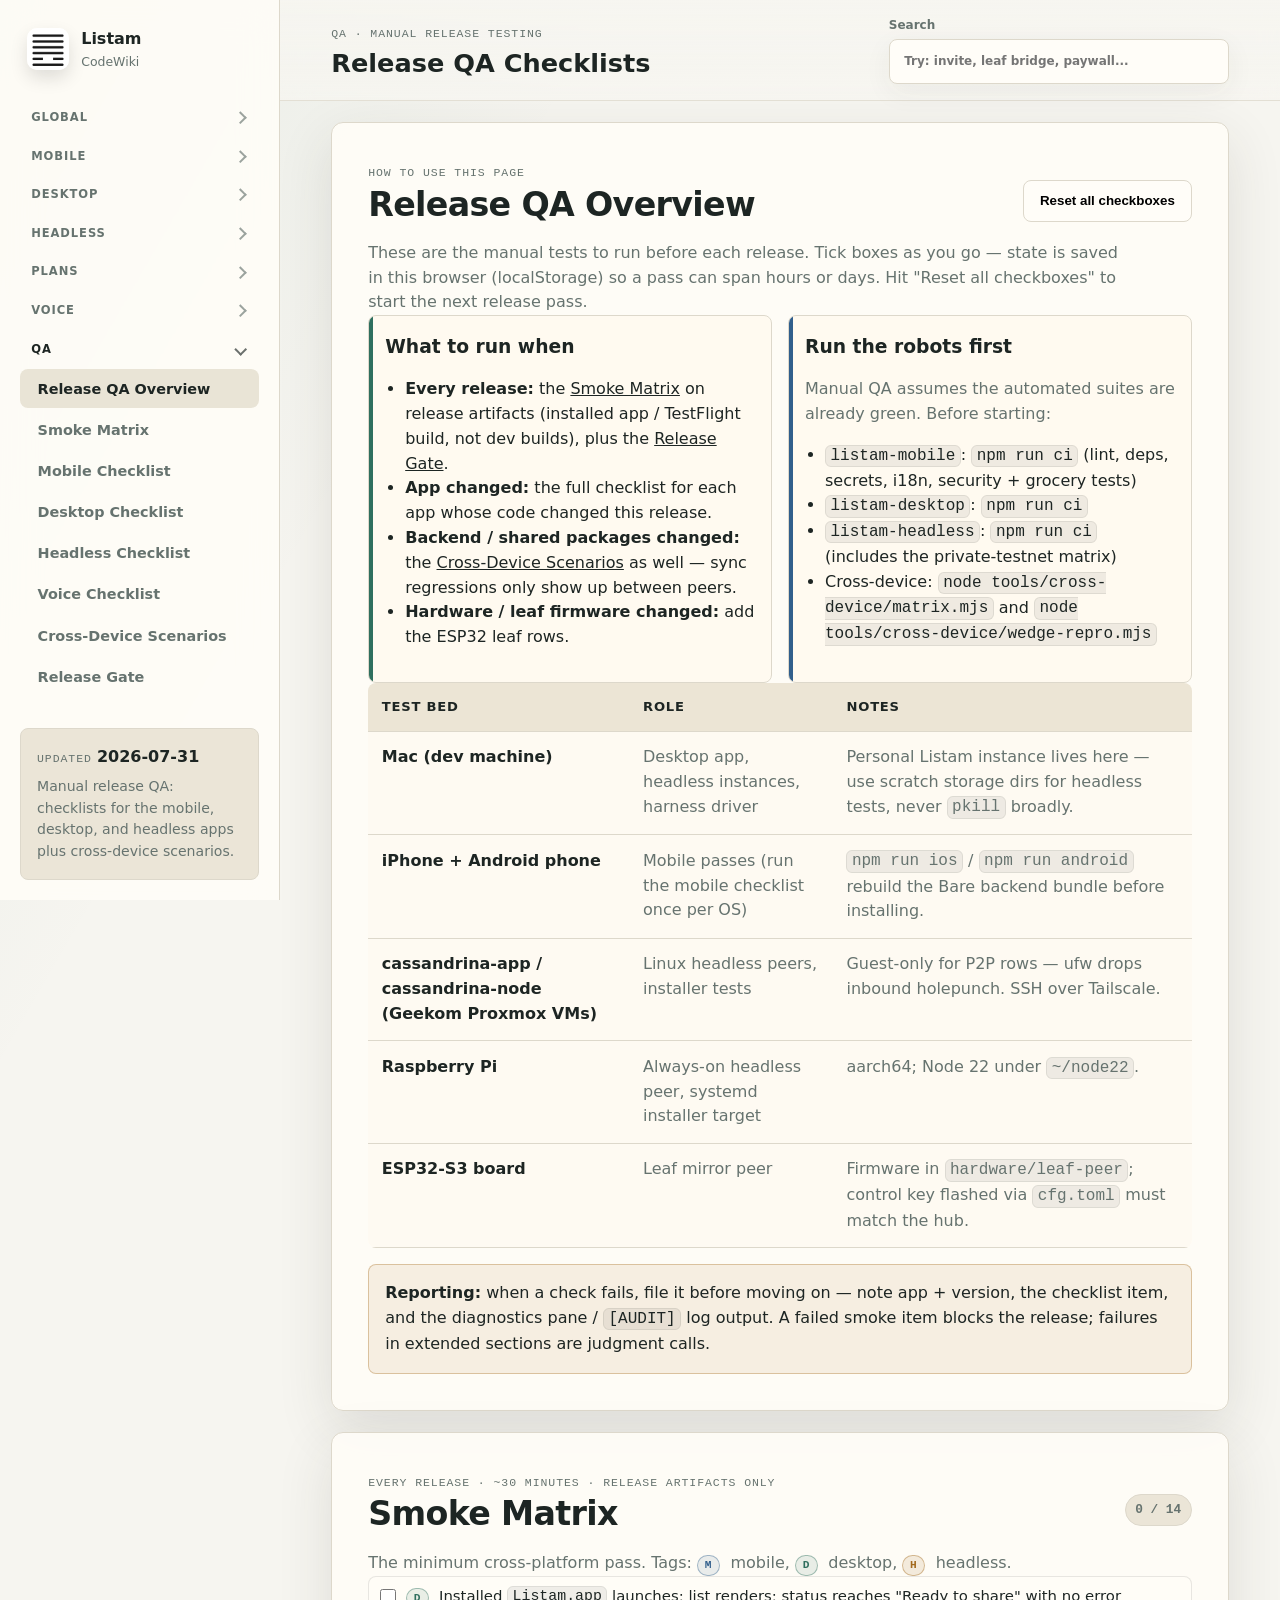
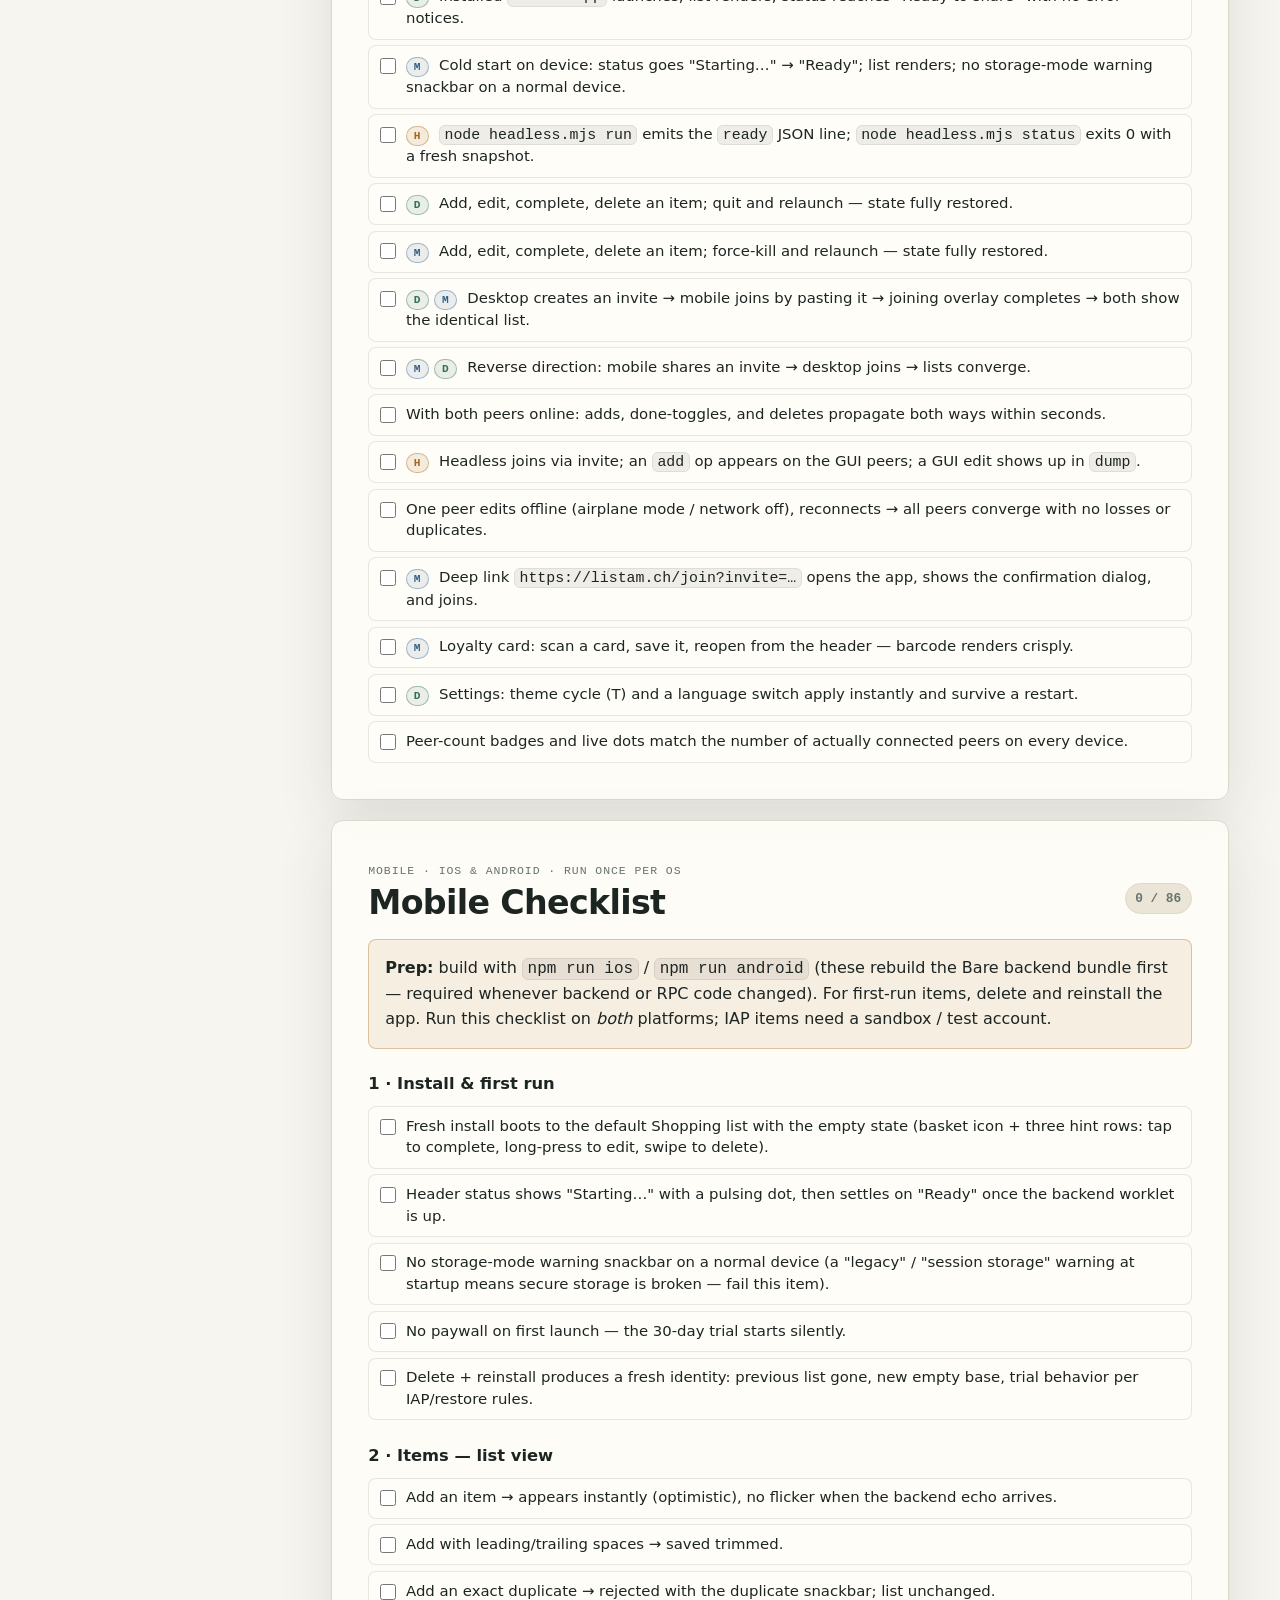
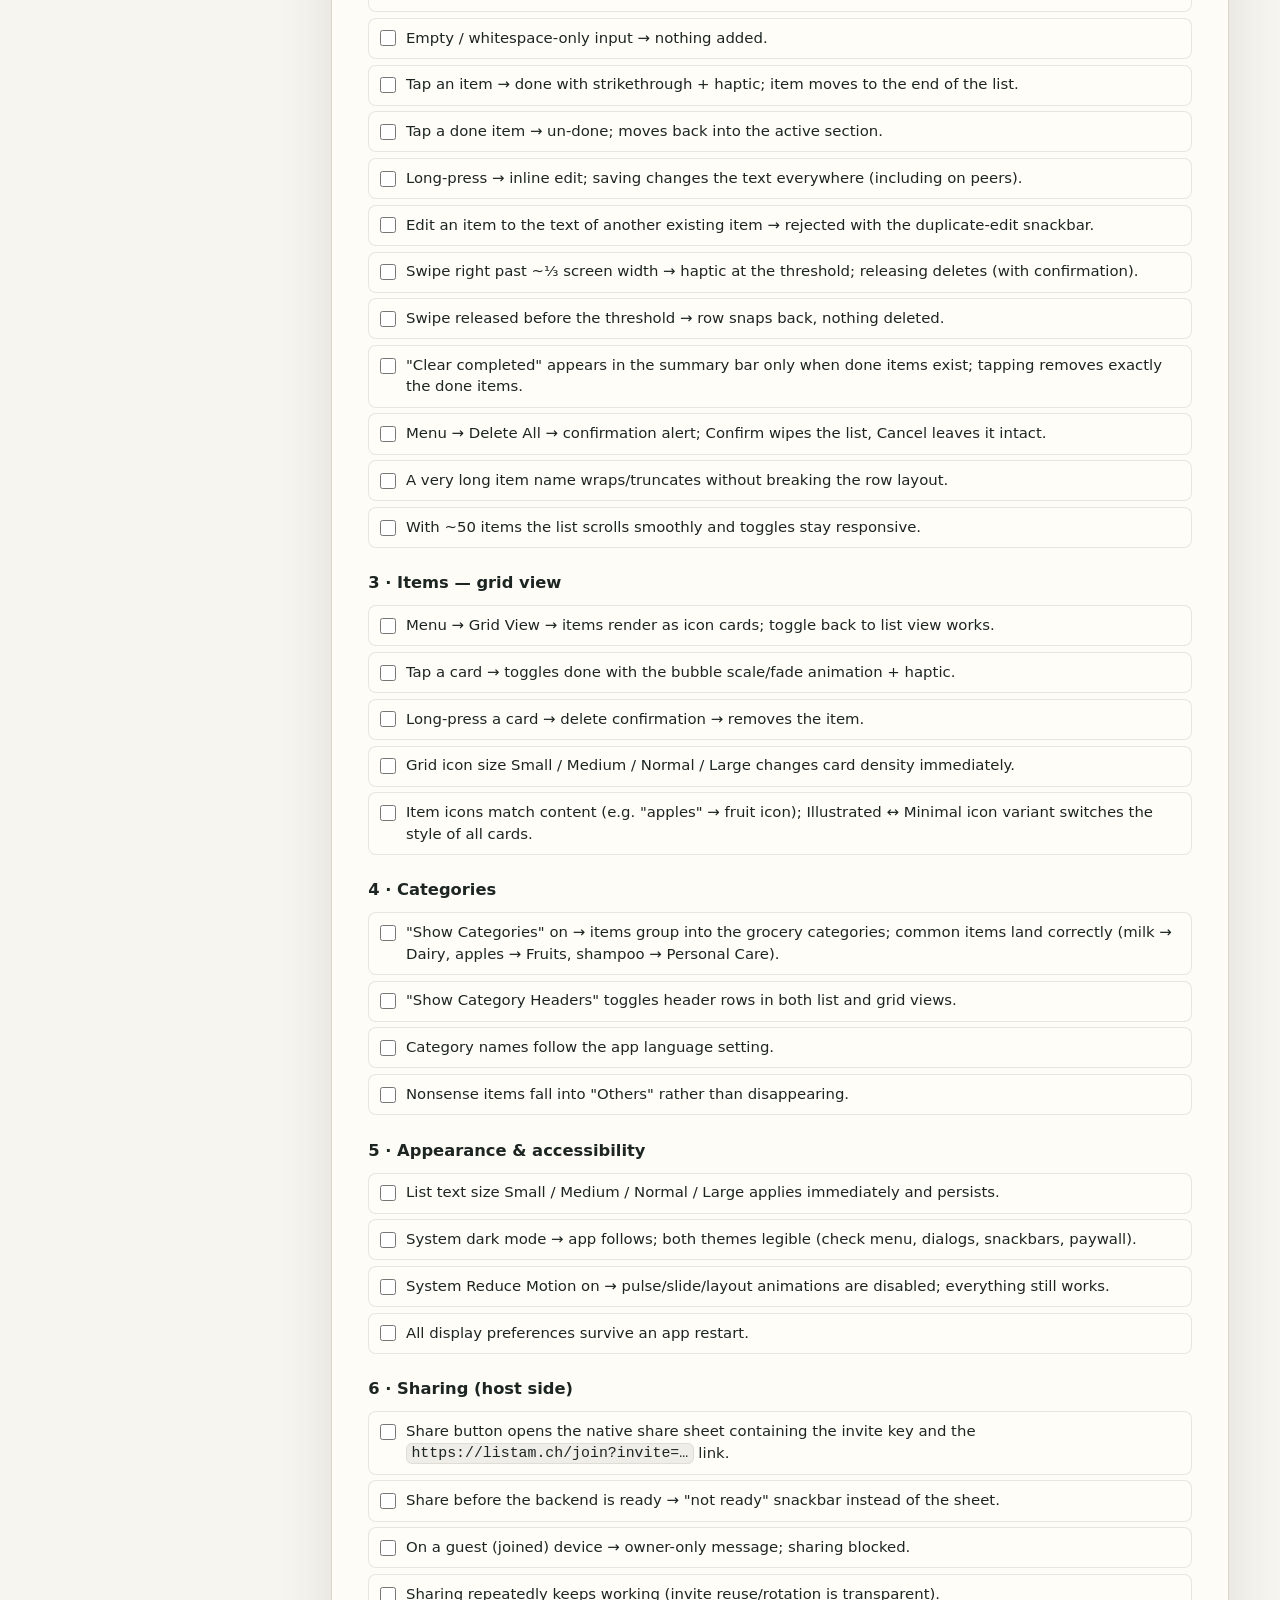
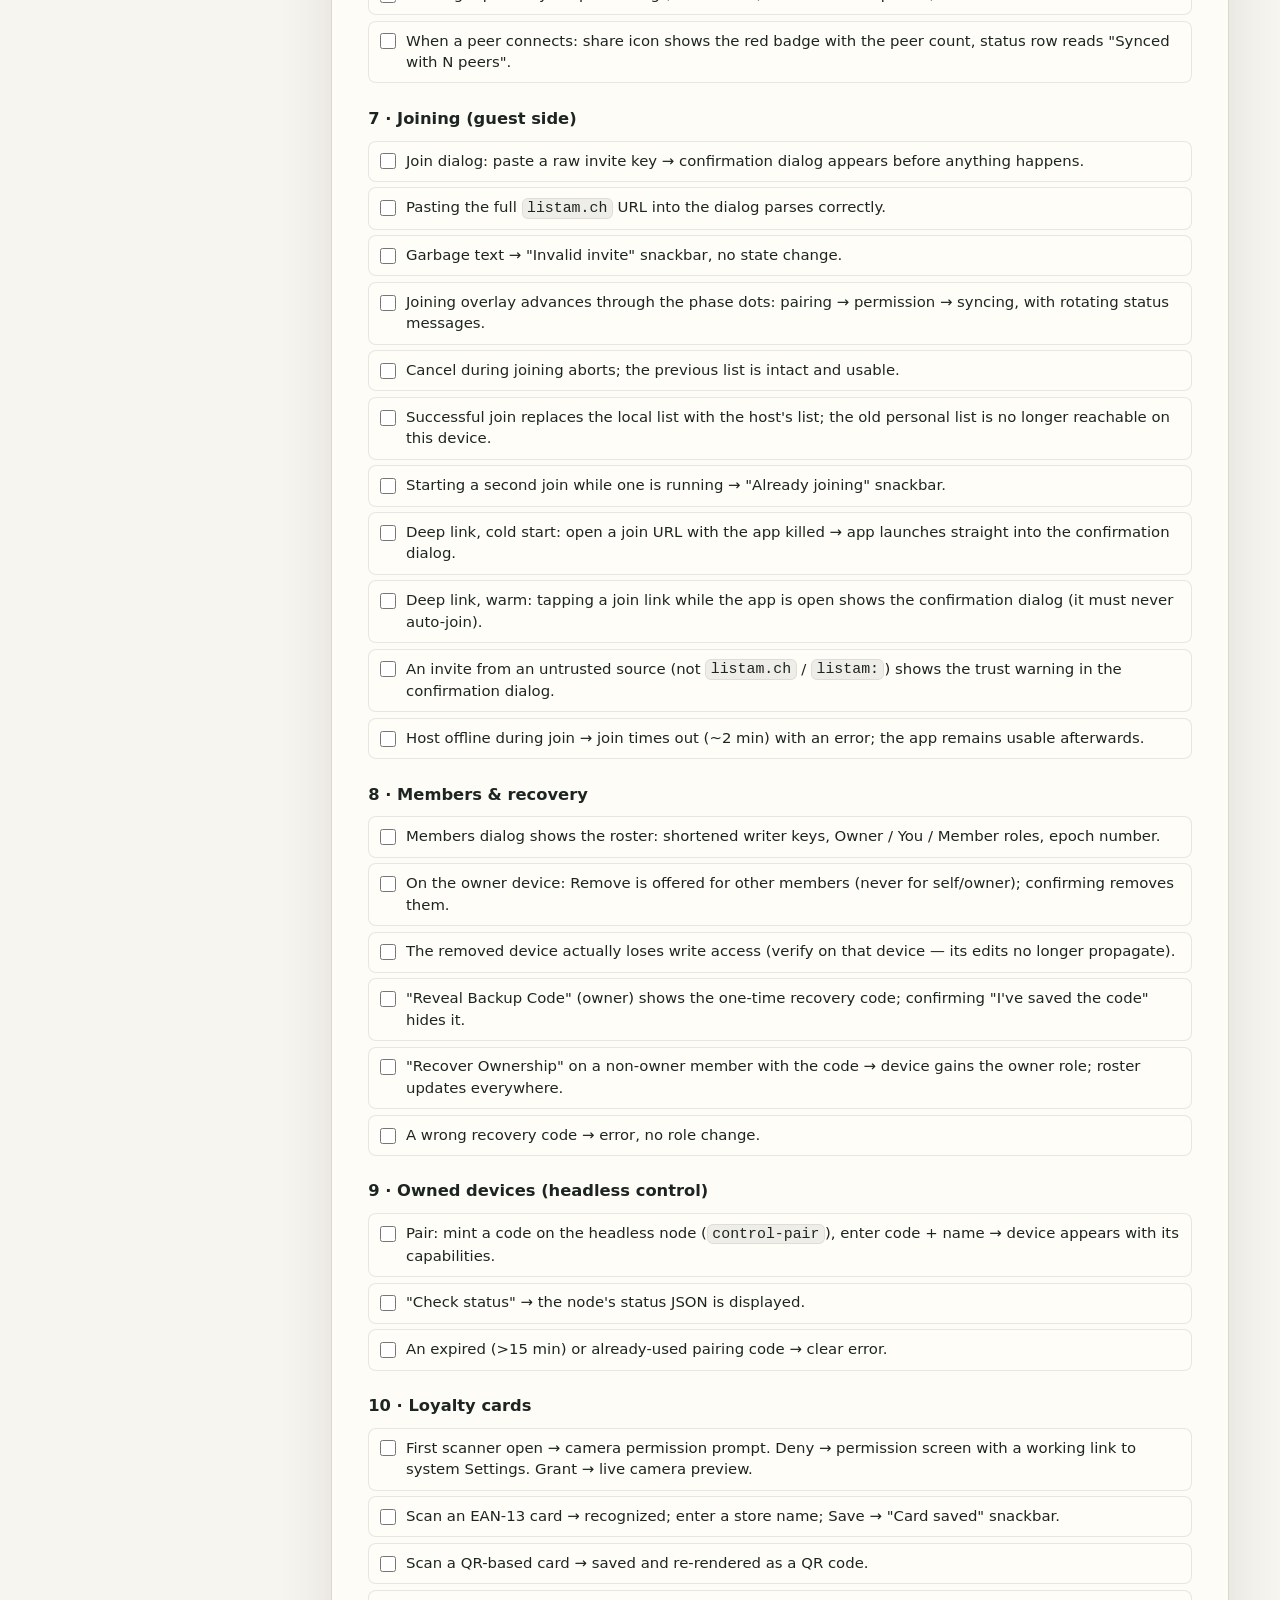
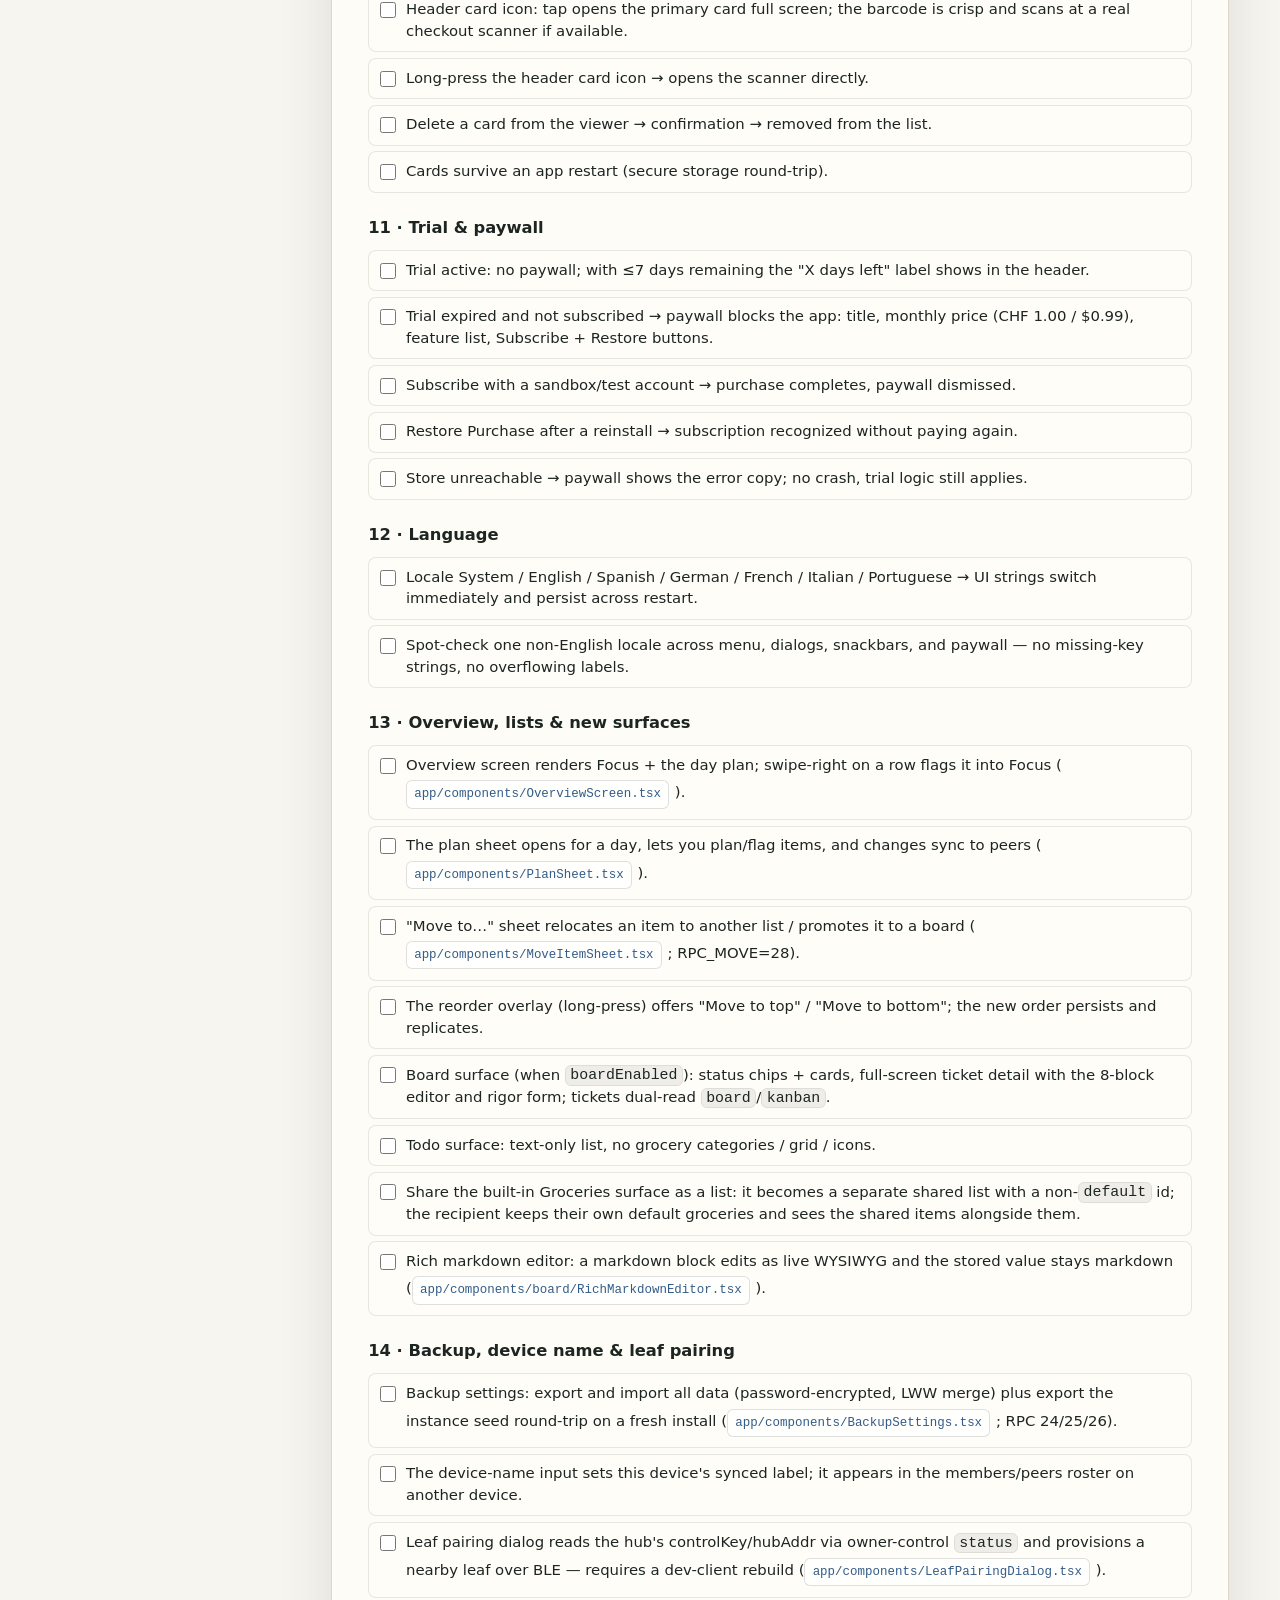
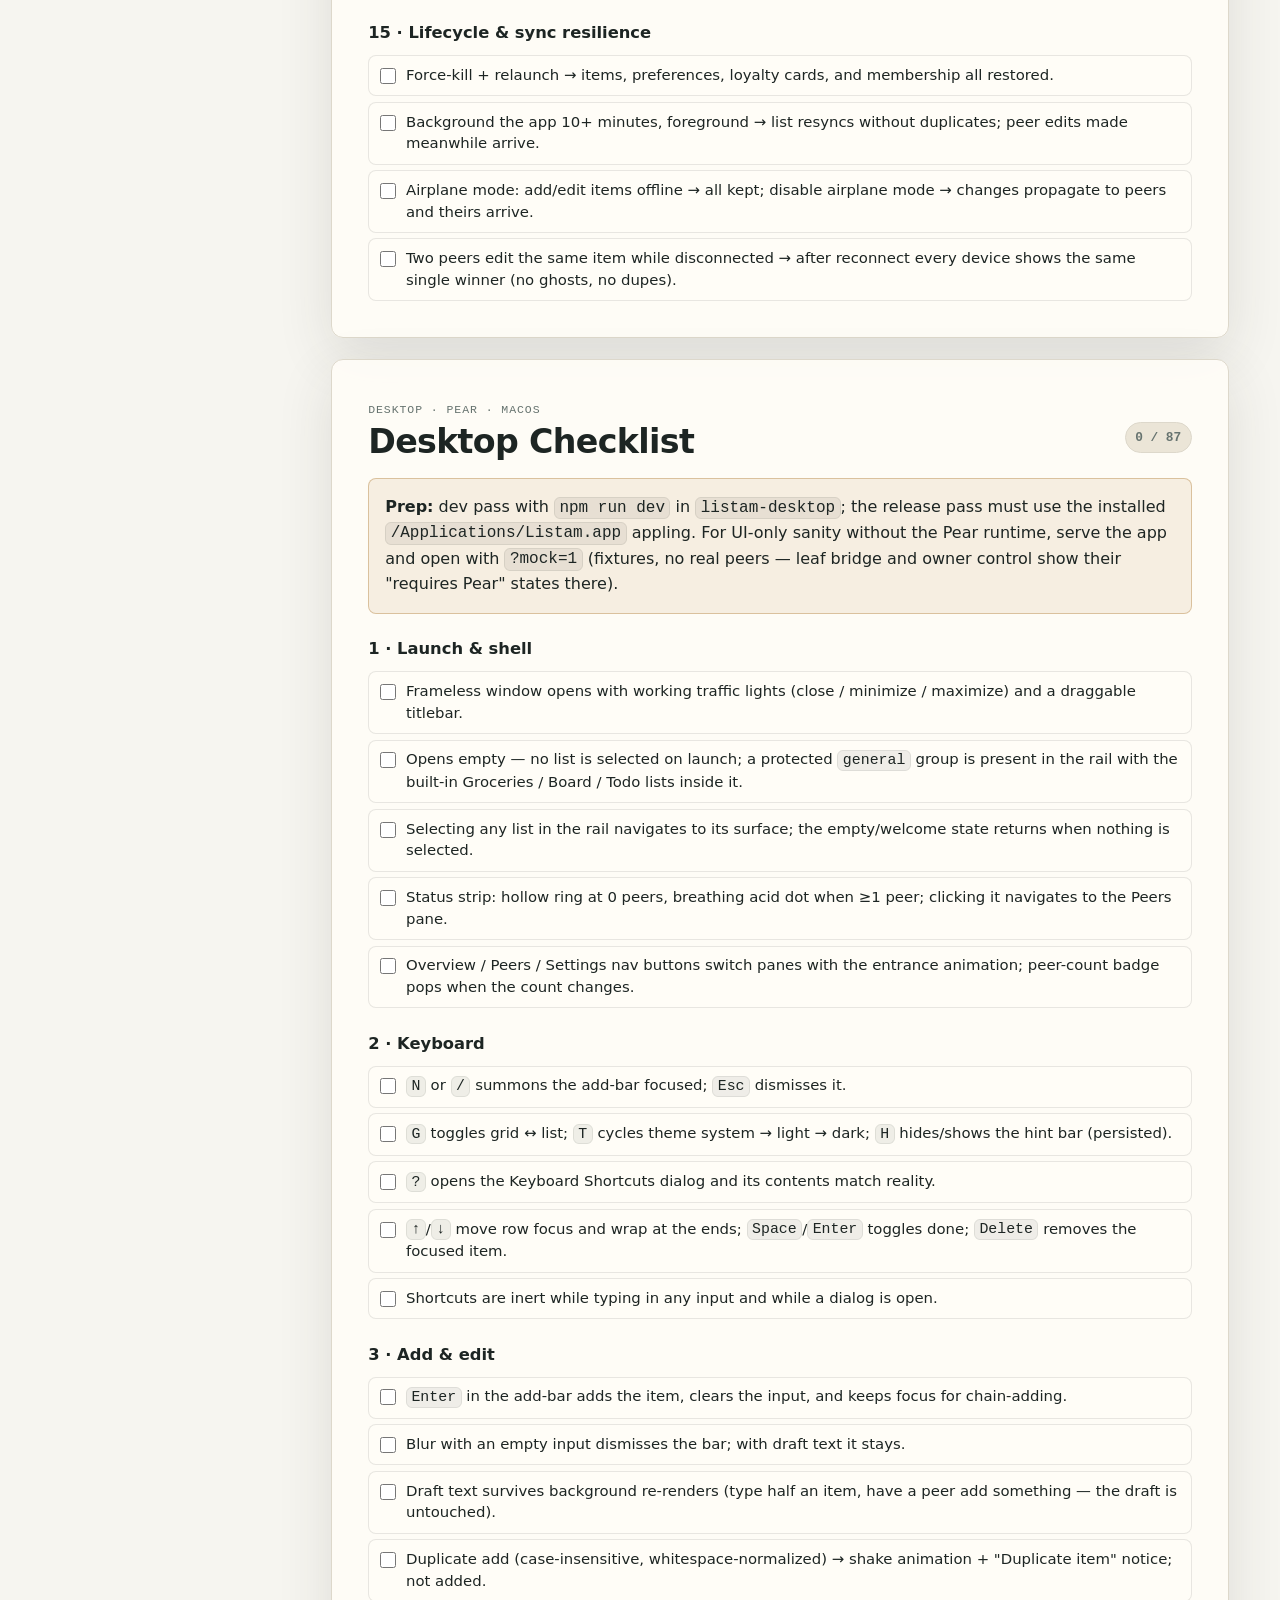
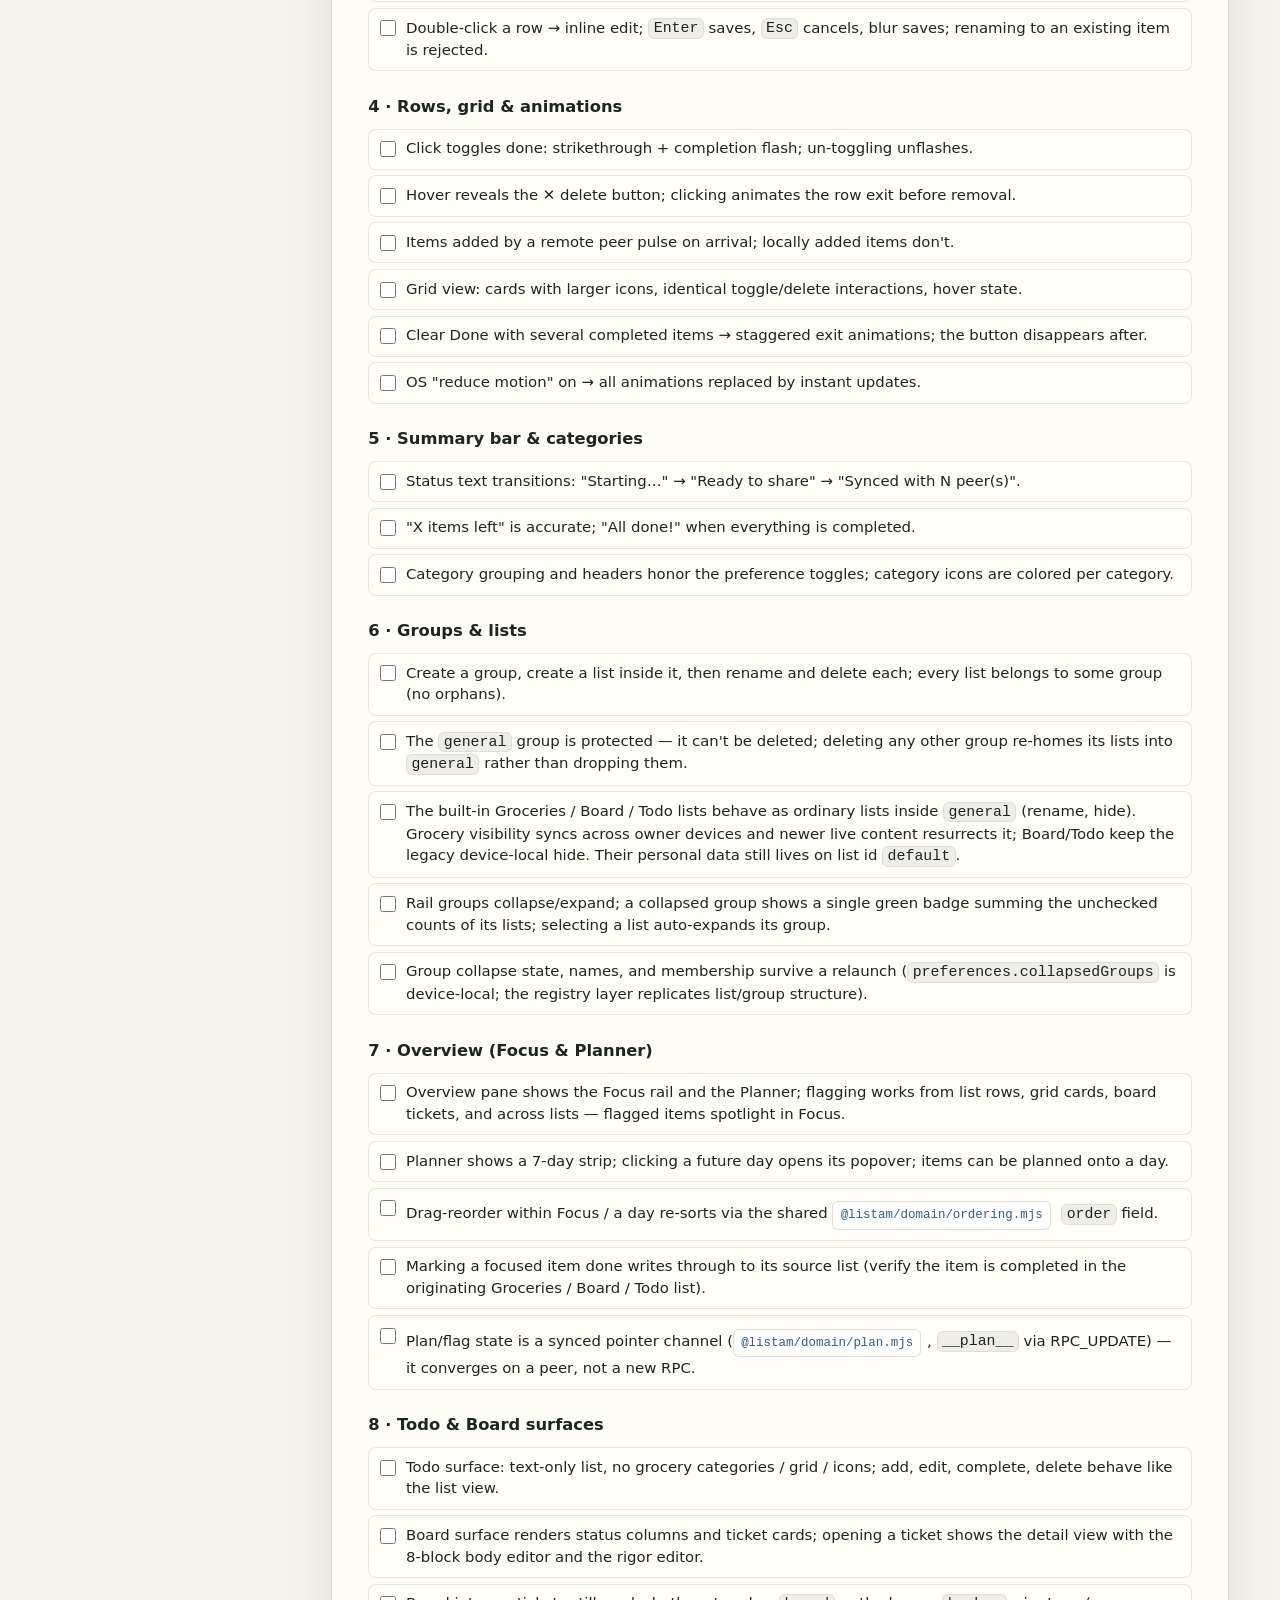
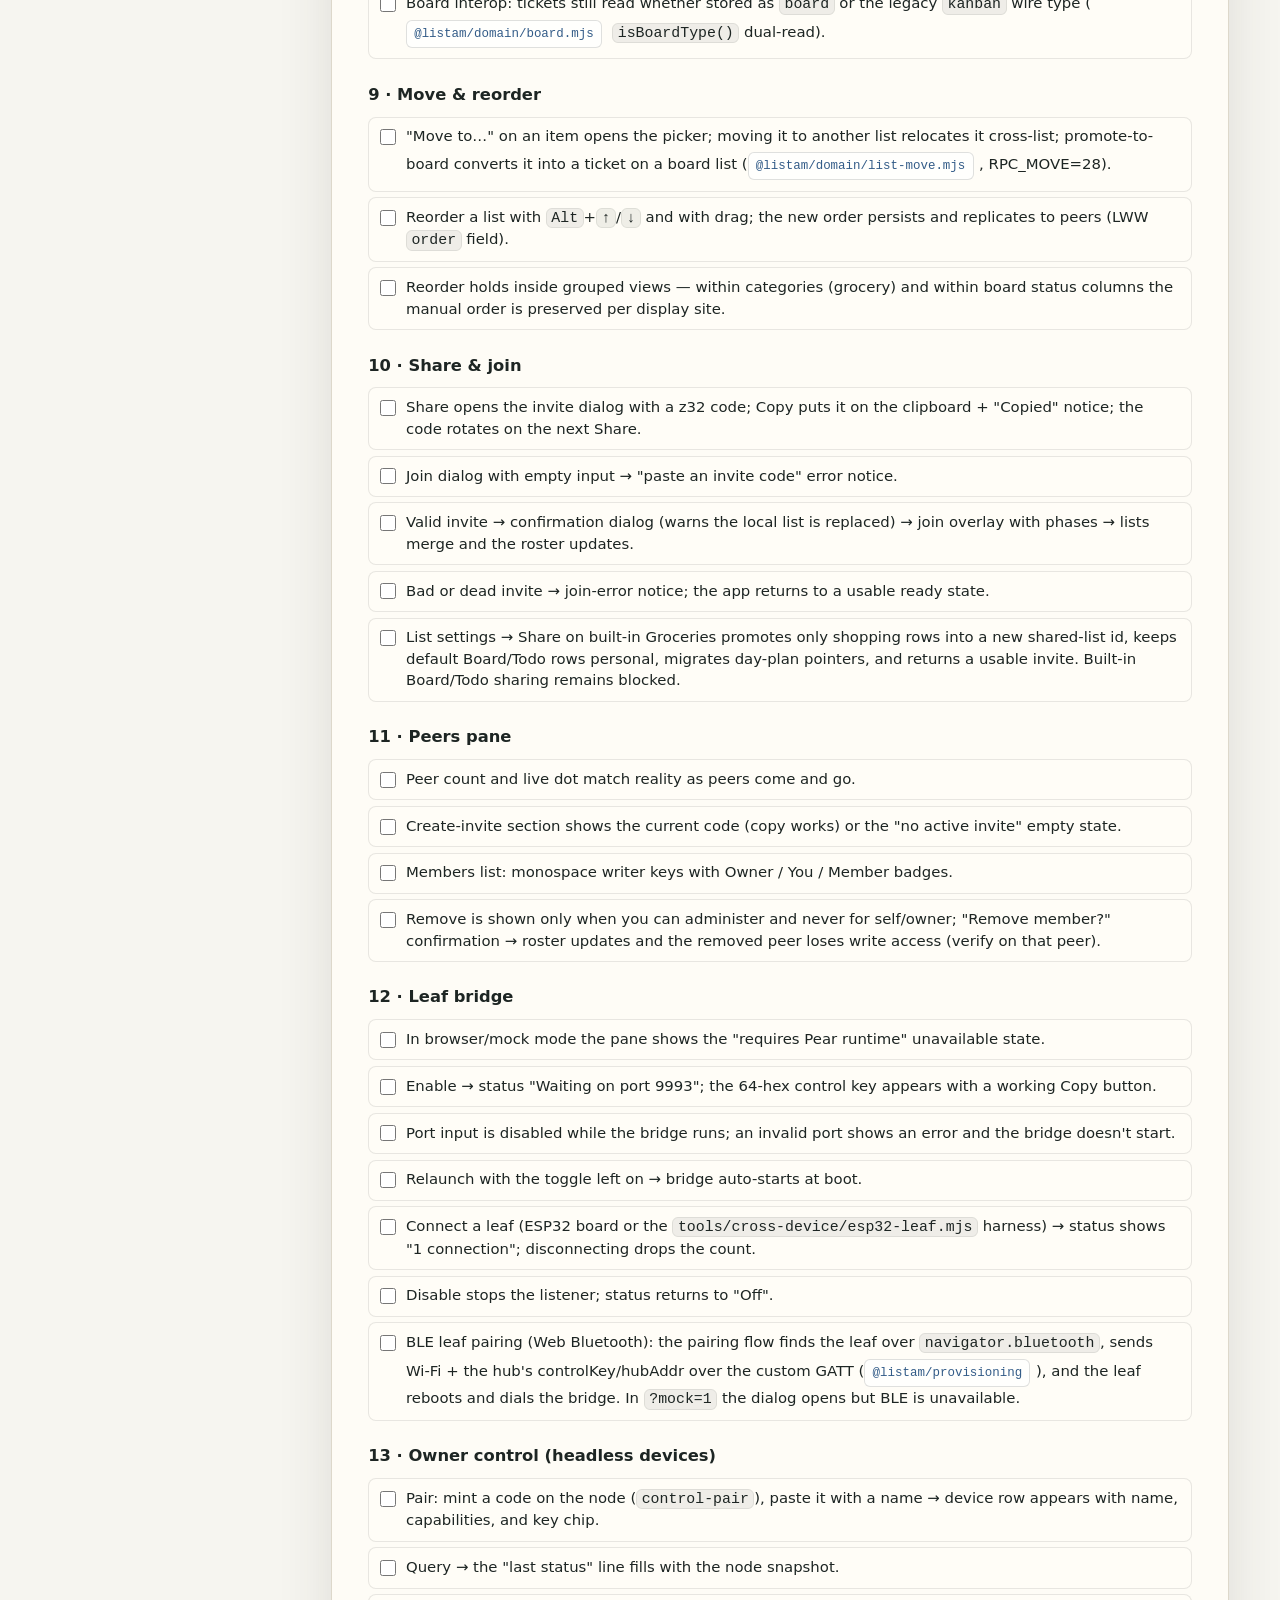
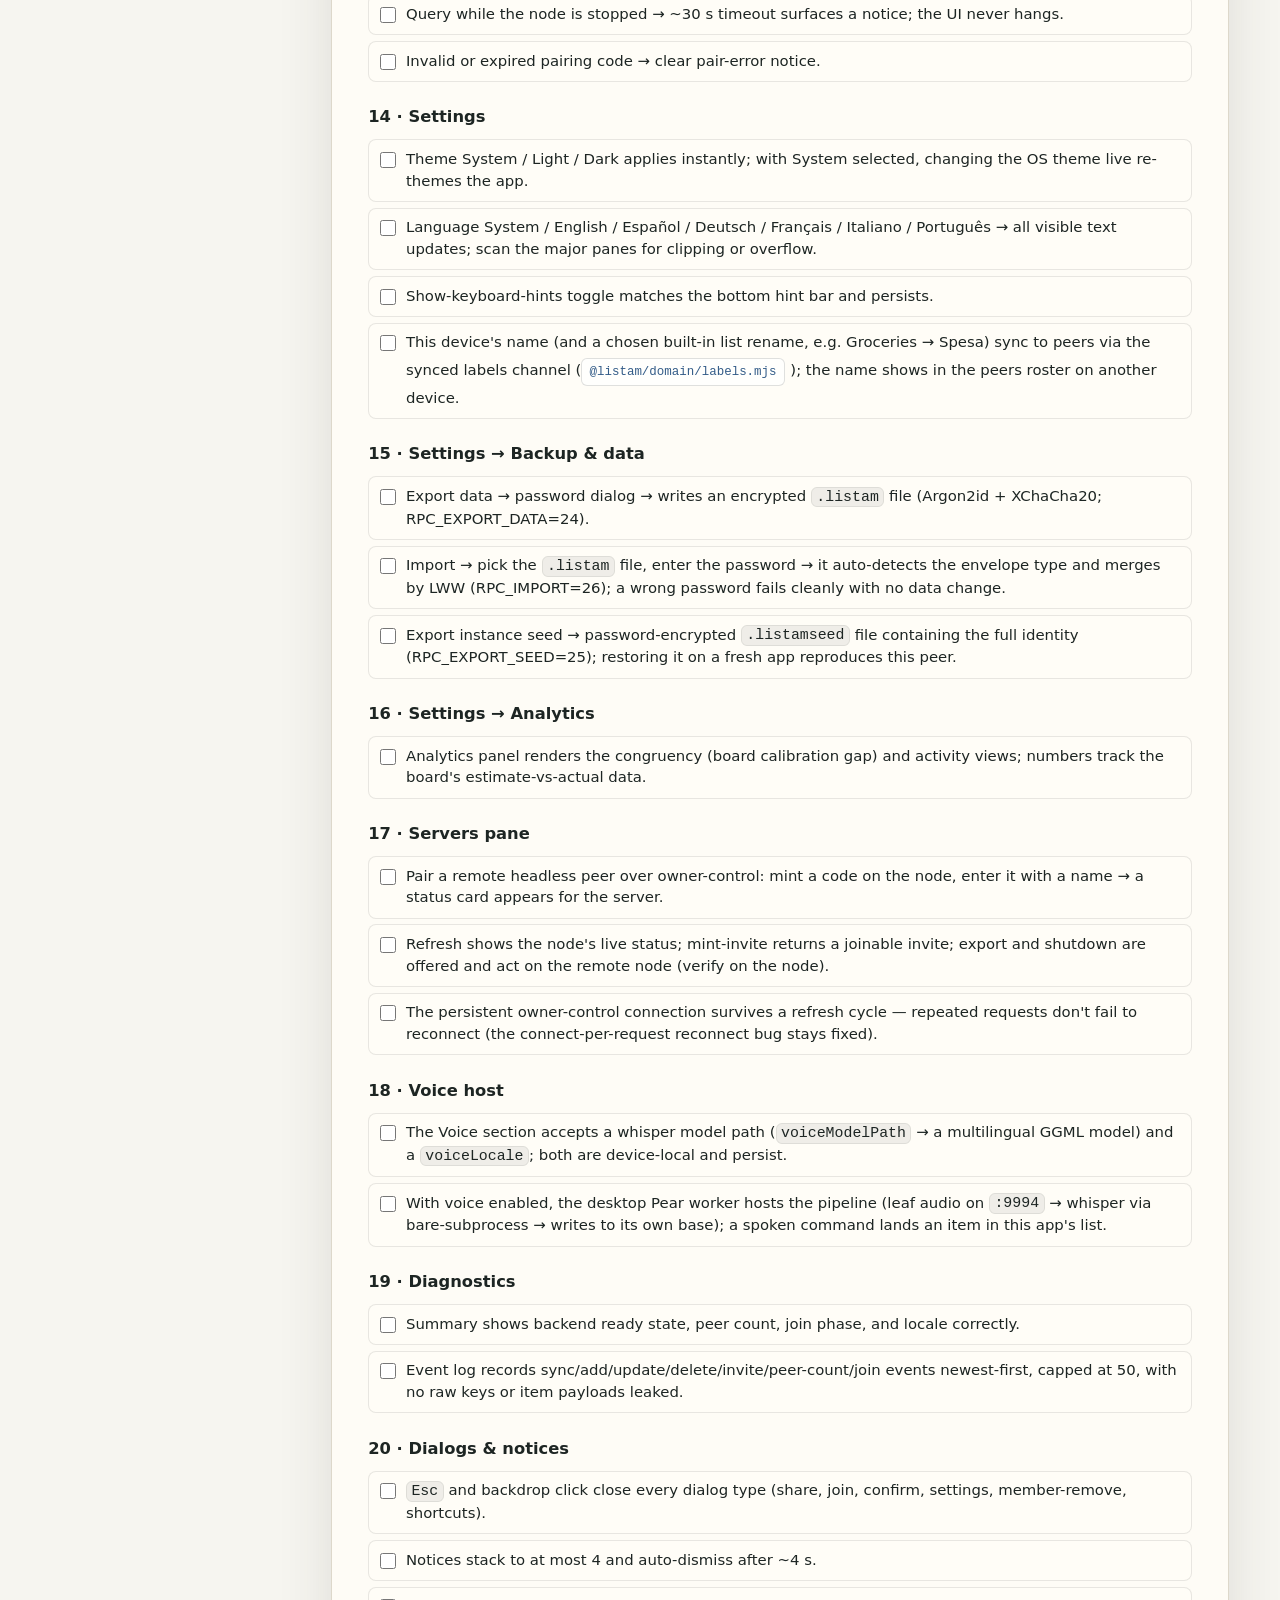
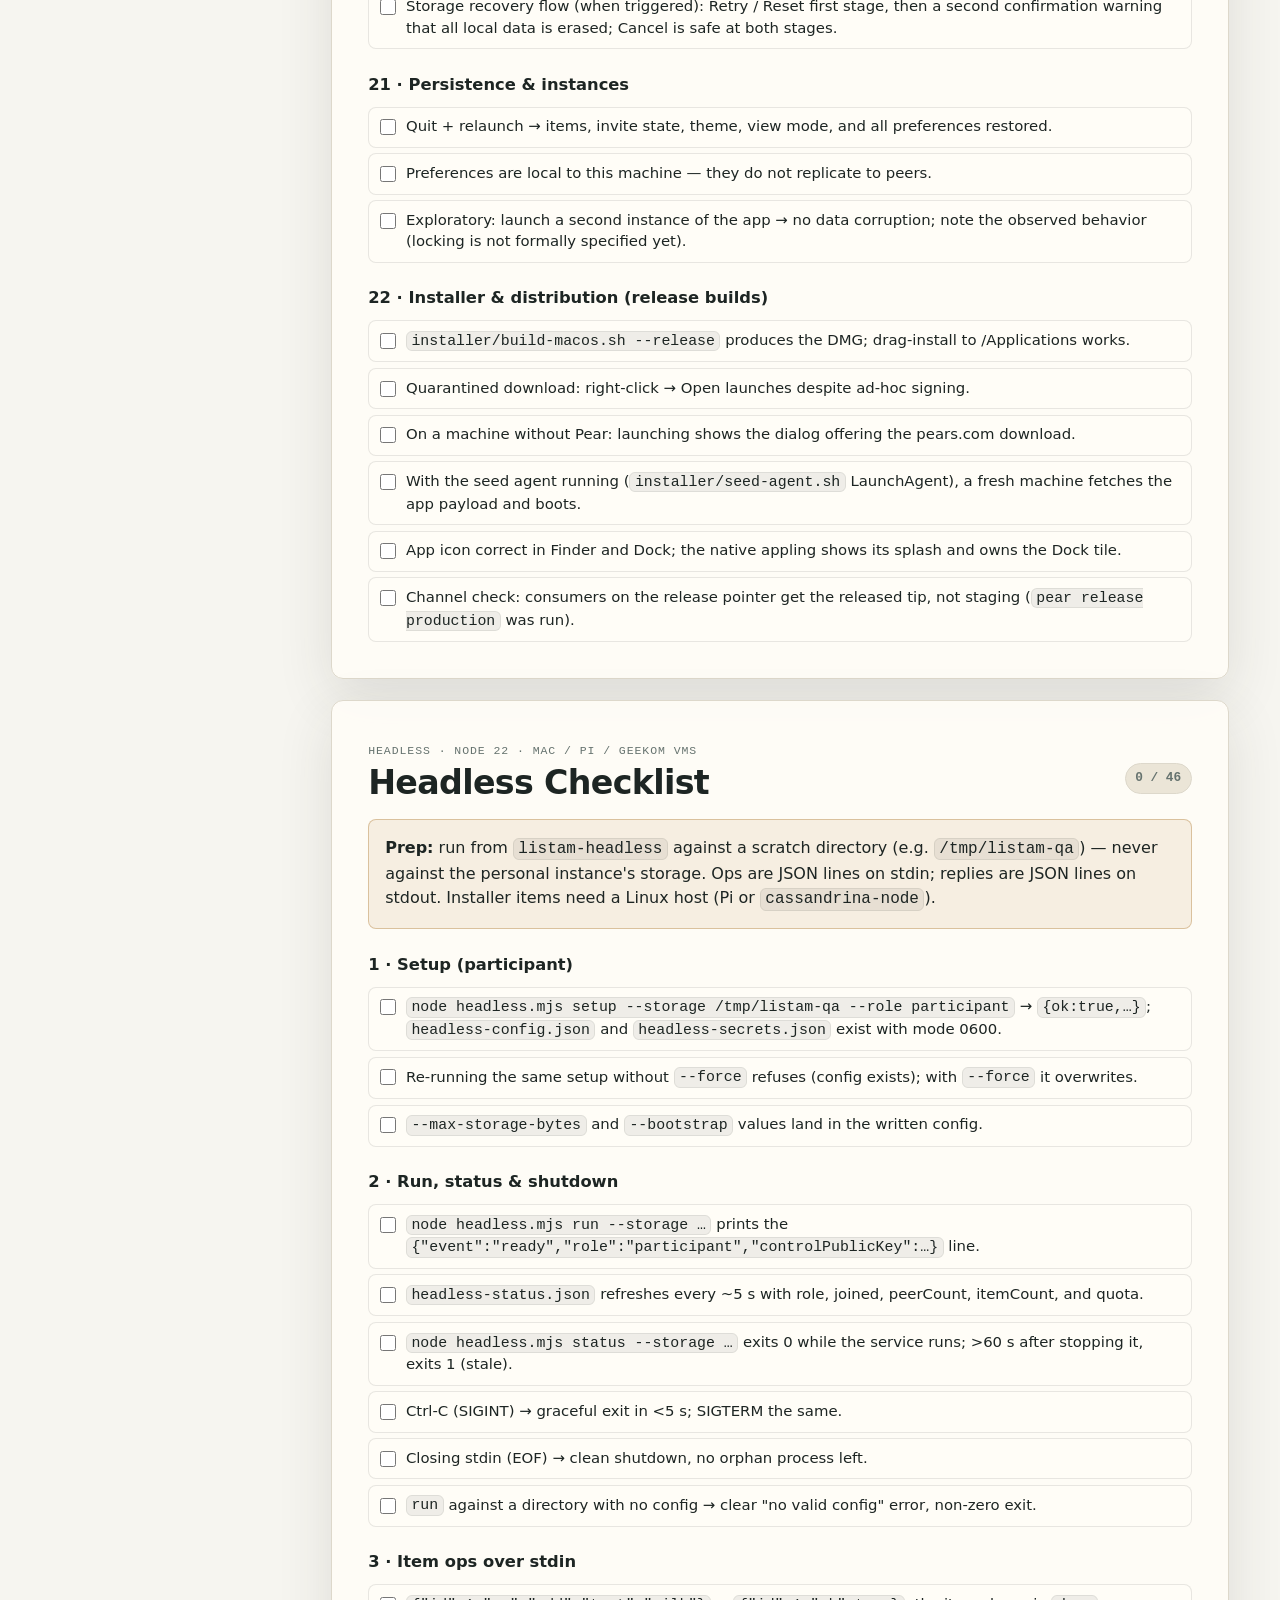
<file: public/wiki/qa.html>
<!doctype html>
<html lang="en">
  <head>
    <meta charset="utf-8" />
    <meta name="viewport" content="width=device-width, initial-scale=1" />
    <title>Listam CodeWiki — QA</title>
    <meta
      name="description"
      content="Manual release QA checklists for the Listam mobile, desktop, and headless apps."
    />
    <link rel="stylesheet" href="./styles.css" />
  </head>
  <body>
    <div class="shell">
      <aside class="sidebar">
        <a class="brand" href="index.html" aria-label="Listam CodeWiki home">
          <img src="../assets/icon.png" alt="" />
          <span>
            <strong>Listam</strong>
            <small>CodeWiki</small>
          </span>
        </a>

        <nav class="nav" aria-label="Study sections">
          <details class="nav-section">
            <summary class="nav-group">Global</summary>
            <div class="nav-links">
              <a href="/">Main Website</a>
              <a href="index.html#overview">Overview</a>
              <a href="index.html#thesis">Core Thesis</a>
              <a href="index.html#architecture">Architecture</a>
              <a href="index.html#data-model">Data Model</a>
              <a href="index.html#p2p-primitives">P2P Primitives</a>
              <a href="index.html#security">Security</a>
            </div>
          </details>

          <details class="nav-section">
            <summary class="nav-group">Mobile</summary>
            <div class="nav-links">
              <a href="mobile.html#structure">Project Structure</a>
              <a href="mobile.html#runtime">Runtime Flows</a>
              <a href="mobile.html#frontend">Frontend</a>
              <a href="mobile.html#overview">Overview / Day-plan</a>
              <a href="mobile.html#backend">Backend</a>
              <a href="mobile.html#storage">Storage</a>
              <a href="mobile.html#libraries">Libraries</a>
              <a href="mobile.html#quality">Quality Notes</a>
              <a href="mobile.html#study">Study Path</a>
              <a href="mobile.html#file-index">File Index</a>
              <a href="mobile.html#testing">Testing</a>
            </div>
          </details>

          <details class="nav-section">
            <summary class="nav-group">Desktop</summary>
            <div class="nav-links">
              <a href="desktop.html#structure">Project Structure</a>
              <a href="desktop.html#runtime">Runtime Flows</a>
              <a href="desktop.html#frontend">Renderer UI</a>
              <a href="desktop.html#overview">Overview / Day-plan</a>
              <a href="desktop.html#backend">Worker Backend</a>
              <a href="desktop.html#devices">Peers &amp; Devices</a>
              <a href="desktop.html#storage">Storage</a>
              <a href="desktop.html#installer">Installer &amp; Releases</a>
              <a href="desktop.html#libraries">Libraries</a>
              <a href="desktop.html#file-index">File Index</a>
              <a href="desktop.html#testing">Testing</a>
            </div>
          </details>

          <details class="nav-section">
            <summary class="nav-group">Headless</summary>
            <div class="nav-links">
              <a href="headless.html#structure">Project Structure</a>
              <a href="headless.html#roles">Roles</a>
              <a href="headless.html#runtime">Runtime Flows</a>
              <a href="headless.html#ops">Control Interface</a>
              <a href="headless.html#provisioning">Leaf Provisioning</a>
              <a href="headless.html#owner-control">Owner Control</a>
              <a href="headless.html#storage">Storage</a>
              <a href="headless.html#installer">Service Installer</a>
              <a href="headless.html#libraries">Libraries</a>
              <a href="headless.html#file-index">File Index</a>
              <a href="headless.html#testing">Testing</a>
            </div>
          </details>

          <details class="nav-section">
            <summary class="nav-group">Plans</summary>
            <div class="nav-links">
              <details class="nav-subsection">
                <summary class="nav-subgroup">
                  <span>Multi-App Plan</span>
                </summary>
                <div class="nav-sublinks">
                  <a href="plans.html#multi-app-plan">Overview</a>
                  <a href="plans.html#review-findings">Review Findings</a>
                  <a href="plans.html#implementation-plans">Implementation Plans</a>
                  <a href="plans.html#lower-severity-items">Lower-Severity Items</a>
                  <a href="plans.html#strategy-improvements">Strategy Improvements</a>
                  <a href="plans.html#shared-test-harness">Shared Test Harness</a>
                  <a href="plans.html#redux-decision">Redux Decision</a>
                  <a href="plans.html#app-targets">App Targets</a>
                  <a href="plans.html#shared-package-plan">Shared Packages</a>
                  <a href="plans.html#state-manager-phase">State Manager</a>
                  <a href="plans.html#technical-architecture-notes">Technical Notes</a>
                  <a href="plans.html#shared-command-event-flow">Command Flow</a>
                  <a href="plans.html#p2p-owner-control">Owner Control</a>
                  <a href="plans.html#headless-first-run">Headless Setup</a>
                  <a href="plans.html#headless-co-invite">Co-Invite Flow</a>
                  <a href="plans.html#logging-strategy">Logging</a>
                  <a href="plans.html#development-peer-log-flow">Peer Log Flow</a>
                  <a href="plans.html#logging-controls">Logging Controls</a>
                  <a href="plans.html#secret-storage-plan">Secret Storage</a>
                  <a href="plans.html#implementation-hardening">Hardening</a>
                  <a href="plans.html#implementation-constraints">Constraints</a>
                  <a href="plans.html#future-direction">Future Direction</a>
                  <a href="plans.html#test-plan">Test Plan</a>
                  <a href="plans.html#assumptions">Assumptions</a>
                </div>
              </details>
              <details class="nav-subsection">
                <summary class="nav-subgroup">
                  <span>Dark Theme</span>
                </summary>
                <div class="nav-sublinks">
                  <a href="plans.html#dark-theme-plan">Overview</a>
                  <a href="plans.html#dark-theme-tokens">Token Model</a>
                  <a href="plans.html#dark-theme-palette">Palette</a>
                  <a href="plans.html#dark-theme-rules">Hard Rules</a>
                  <a href="plans.html#dark-theme-switching">Theme Switching</a>
                  <a href="plans.html#dark-theme-rollout">Rollout</a>
                </div>
              </details>
              <details class="nav-subsection">
                <summary class="nav-subgroup">
                  <span>Leaf Peer (ESP32)</span>
                </summary>
                <div class="nav-sublinks">
                  <a href="plans.html#leaf-peer-plan">Overview</a>
                  <a href="plans.html#leaf-architecture">Architecture</a>
                  <a href="plans.html#leaf-builds">Builds &amp; Flash</a>
                  <a href="plans.html#leaf-provisioning">Provisioning &amp; Roaming</a>
                  <a href="plans.html#leaf-persistence">Flash Persistence</a>
                  <a href="plans.html#leaf-vendored">Vendored Crates</a>
                  <a href="plans.html#leaf-peripherals">Peripherals</a>
                  <a href="plans.html#leaf-voice">Voice Plan</a>
                  <a href="plans.html#leaf-roadmap">Next Steps</a>
                </div>
              </details>
              <details class="nav-subsection">
                <summary class="nav-subgroup">
                  <span>Kanban Boards</span>
                </summary>
                <div class="nav-sublinks">
                  <a href="plans.html#kanban-plan">Overview</a>
                  <a href="plans.html#kanban-product-rules">Product Rules</a>
                  <a href="plans.html#kanban-architecture">Architecture</a>
                  <a href="plans.html#kanban-data-model">Ticket Data Model</a>
                  <a href="plans.html#kanban-board-config">Board Config</a>
                  <a href="plans.html#kanban-domain-logic">Domain Logic</a>
                  <a href="plans.html#kanban-backend">Backend Changes</a>
                  <a href="plans.html#kanban-desktop-ui">Desktop UI</a>
                  <a href="plans.html#kanban-additions">Other Additions</a>
                  <a href="plans.html#kanban-testing">Testing &amp; Verification</a>
                  <a href="plans.html#kanban-build-order">Build Order</a>
                </div>
              </details>
              <details class="nav-subsection">
                <summary class="nav-subgroup">
                  <span>Mobile Kanban</span>
                </summary>
                <div class="nav-sublinks">
                  <a href="plans.html#mobile-kanban-plan">Overview</a>
                  <a href="plans.html#mobile-kanban-decisions">Key Decisions</a>
                  <a href="plans.html#mobile-kanban-registry">List Registry</a>
                  <a href="plans.html#mobile-kanban-state">Mobile State</a>
                  <a href="plans.html#mobile-kanban-nav">Navigation &amp; Gestures</a>
                  <a href="plans.html#mobile-kanban-screens">Kanban Screens</a>
                  <a href="plans.html#mobile-kanban-i18n">i18n &amp; Theme</a>
                  <a href="plans.html#mobile-kanban-testing">Testing &amp; Verification</a>
                  <a href="plans.html#mobile-kanban-risks">Risks &amp; Edge Cases</a>
                  <a href="plans.html#mobile-kanban-build-order">Build Order</a>
                </div>
              </details>
            </div>
          </details>

          <details class="nav-section">
            <summary class="nav-group">Voice</summary>
            <div class="nav-links">
              <a href="voice.html#overview">Overview</a>
              <a href="voice.html#architecture">Architecture</a>
              <a href="voice.html#wake-words">Wake Words</a>
              <a href="voice.html#commands">Commands</a>
              <a href="voice.html#notetaker">Notetaker</a>
              <a href="voice.html#dataset">Training Dataset</a>
              <a href="voice.html#stt">Speech-to-Text</a>
              <a href="voice.html#led">LED Feedback</a>
              <a href="voice.html#status">Status</a>
            </div>
          </details>

          <details class="nav-section" open>
            <summary class="nav-group">QA</summary>
            <div class="nav-links">
              <a href="qa.html#qa-overview">Release QA Overview</a>
              <a href="qa.html#qa-smoke">Smoke Matrix</a>
              <a href="qa.html#qa-mobile">Mobile Checklist</a>
              <a href="qa.html#qa-desktop">Desktop Checklist</a>
              <a href="qa.html#qa-headless">Headless Checklist</a>
              <a href="qa.html#qa-voice">Voice Checklist</a>
              <a href="qa.html#qa-cross-device">Cross-Device Scenarios</a>
              <a href="qa.html#qa-release">Release Gate</a>
            </div>
          </details>
        </nav>

        <div class="sidebar-card">
          <span class="eyebrow">Updated</span>
          <strong>2026-07-31</strong>
          <p>Manual release QA: checklists for the mobile, desktop, and headless apps plus cross-device scenarios.</p>
        </div>
      </aside>

      <main class="content">
        <header class="topbar">
          <div>
            <span class="eyebrow">QA · manual release testing</span>
            <h1>Release QA Checklists</h1>
          </div>
          <label class="search">
            <span>Search</span>
            <input id="site-search" type="search" placeholder="Try: invite, leaf bridge, paywall..." />
          </label>
        </header>

        <section id="qa-overview" class="page page-searchable">
          <div class="section-heading qa-heading">
            <div>
              <span class="eyebrow">How to use this page</span>
              <h2>Release QA Overview</h2>
            </div>
            <button id="qa-reset" class="button" type="button">Reset all checkboxes</button>
          </div>

          <p class="section-lede">
            These are the manual tests to run before each release. Tick boxes as you go — state is
            saved in this browser (localStorage) so a pass can span hours or days. Hit
            "Reset all checkboxes" to start the next release pass.
          </p>

          <div class="grid two">
            <article class="card accent-green">
              <h3>What to run when</h3>
              <ul>
                <li><strong>Every release:</strong> the <a href="#qa-smoke">Smoke Matrix</a> on release artifacts (installed app / TestFlight build, not dev builds), plus the <a href="#qa-release">Release Gate</a>.</li>
                <li><strong>App changed:</strong> the full checklist for each app whose code changed this release.</li>
                <li><strong>Backend / shared packages changed:</strong> the <a href="#qa-cross-device">Cross-Device Scenarios</a> as well — sync regressions only show up between peers.</li>
                <li><strong>Hardware / leaf firmware changed:</strong> add the ESP32 leaf rows.</li>
              </ul>
            </article>
            <article class="card accent-blue">
              <h3>Run the robots first</h3>
              <p>Manual QA assumes the automated suites are already green. Before starting:</p>
              <ul>
                <li><code>listam-mobile</code>: <code>npm run ci</code> (lint, deps, secrets, i18n, security + grocery tests)</li>
                <li><code>listam-desktop</code>: <code>npm run ci</code></li>
                <li><code>listam-headless</code>: <code>npm run ci</code> (includes the private-testnet matrix)</li>
                <li>Cross-device: <code>node tools/cross-device/matrix.mjs</code> and <code>node tools/cross-device/wedge-repro.mjs</code></li>
              </ul>
            </article>
          </div>

          <table class="info-table">
            <thead>
              <tr>
                <th>Test bed</th>
                <th>Role</th>
                <th>Notes</th>
              </tr>
            </thead>
            <tbody>
              <tr>
                <td>Mac (dev machine)</td>
                <td>Desktop app, headless instances, harness driver</td>
                <td>Personal Listam instance lives here — use scratch storage dirs for headless tests, never <code>pkill</code> broadly.</td>
              </tr>
              <tr>
                <td>iPhone + Android phone</td>
                <td>Mobile passes (run the mobile checklist once per OS)</td>
                <td><code>npm run ios</code> / <code>npm run android</code> rebuild the Bare backend bundle before installing.</td>
              </tr>
              <tr>
                <td>cassandrina-app / cassandrina-node (Geekom Proxmox VMs)</td>
                <td>Linux headless peers, installer tests</td>
                <td>Guest-only for P2P rows — ufw drops inbound holepunch. SSH over Tailscale.</td>
              </tr>
              <tr>
                <td>Raspberry Pi</td>
                <td>Always-on headless peer, systemd installer target</td>
                <td>aarch64; Node 22 under <code>~/node22</code>.</td>
              </tr>
              <tr>
                <td>ESP32-S3 board</td>
                <td>Leaf mirror peer</td>
                <td>Firmware in <code>hardware/leaf-peer</code>; control key flashed via <code>cfg.toml</code> must match the hub.</td>
              </tr>
            </tbody>
          </table>

          <div class="callout">
            <strong>Reporting:</strong> when a check fails, file it before moving on — note app +
            version, the checklist item, and the diagnostics pane / <code>[AUDIT]</code> log output.
            A failed smoke item blocks the release; failures in extended sections are judgment calls.
          </div>
        </section>

        <section id="qa-smoke" class="page page-searchable">
          <div class="section-heading qa-heading">
            <div>
              <span class="eyebrow">Every release · ~30 minutes · release artifacts only</span>
              <h2>Smoke Matrix</h2>
            </div>
            <span class="qa-progress" data-qa-progress="qa-smoke">0 / 0</span>
          </div>
          <p class="section-lede">
            The minimum cross-platform pass. Tags: <span class="qa-tag mobile">M</span> mobile,
            <span class="qa-tag desktop">D</span> desktop, <span class="qa-tag headless">H</span> headless.
          </p>

          <ul class="qa-list" data-qa="smoke">
            <li><label><input type="checkbox" /><span><span class="qa-tag desktop">D</span> Installed <code>Listam.app</code> launches; list renders; status reaches "Ready to share" with no error notices.</span></label></li>
            <li><label><input type="checkbox" /><span><span class="qa-tag mobile">M</span> Cold start on device: status goes "Starting…" → "Ready"; list renders; no storage-mode warning snackbar on a normal device.</span></label></li>
            <li><label><input type="checkbox" /><span><span class="qa-tag headless">H</span> <code>node headless.mjs run</code> emits the <code>ready</code> JSON line; <code>node headless.mjs status</code> exits 0 with a fresh snapshot.</span></label></li>
            <li><label><input type="checkbox" /><span><span class="qa-tag desktop">D</span> Add, edit, complete, delete an item; quit and relaunch — state fully restored.</span></label></li>
            <li><label><input type="checkbox" /><span><span class="qa-tag mobile">M</span> Add, edit, complete, delete an item; force-kill and relaunch — state fully restored.</span></label></li>
            <li><label><input type="checkbox" /><span><span class="qa-tag desktop">D</span><span class="qa-tag mobile">M</span> Desktop creates an invite → mobile joins by pasting it → joining overlay completes → both show the identical list.</span></label></li>
            <li><label><input type="checkbox" /><span><span class="qa-tag mobile">M</span><span class="qa-tag desktop">D</span> Reverse direction: mobile shares an invite → desktop joins → lists converge.</span></label></li>
            <li><label><input type="checkbox" /><span>With both peers online: adds, done-toggles, and deletes propagate both ways within seconds.</span></label></li>
            <li><label><input type="checkbox" /><span><span class="qa-tag headless">H</span> Headless joins via invite; an <code>add</code> op appears on the GUI peers; a GUI edit shows up in <code>dump</code>.</span></label></li>
            <li><label><input type="checkbox" /><span>One peer edits offline (airplane mode / network off), reconnects → all peers converge with no losses or duplicates.</span></label></li>
            <li><label><input type="checkbox" /><span><span class="qa-tag mobile">M</span> Deep link <code>https://listam.ch/join?invite=…</code> opens the app, shows the confirmation dialog, and joins.</span></label></li>
            <li><label><input type="checkbox" /><span><span class="qa-tag mobile">M</span> Loyalty card: scan a card, save it, reopen from the header — barcode renders crisply.</span></label></li>
            <li><label><input type="checkbox" /><span><span class="qa-tag desktop">D</span> Settings: theme cycle (T) and a language switch apply instantly and survive a restart.</span></label></li>
            <li><label><input type="checkbox" /><span>Peer-count badges and live dots match the number of actually connected peers on every device.</span></label></li>
          </ul>
        </section>

        <section id="qa-mobile" class="page page-searchable">
          <div class="section-heading qa-heading">
            <div>
              <span class="eyebrow">Mobile · iOS &amp; Android · run once per OS</span>
              <h2>Mobile Checklist</h2>
            </div>
            <span class="qa-progress" data-qa-progress="qa-mobile">0 / 0</span>
          </div>
          <div class="callout">
            <strong>Prep:</strong> build with <code>npm run ios</code> / <code>npm run android</code>
            (these rebuild the Bare backend bundle first — required whenever backend or RPC code
            changed). For first-run items, delete and reinstall the app. Run this checklist on
            <em>both</em> platforms; IAP items need a sandbox / test account.
          </div>

          <div class="qa-group">
            <h3>1 · Install &amp; first run</h3>
            <ul class="qa-list" data-qa="m-firstrun">
              <li><label><input type="checkbox" /><span>Fresh install boots to the default Shopping list with the empty state (basket icon + three hint rows: tap to complete, long-press to edit, swipe to delete).</span></label></li>
              <li><label><input type="checkbox" /><span>Header status shows "Starting…" with a pulsing dot, then settles on "Ready" once the backend worklet is up.</span></label></li>
              <li><label><input type="checkbox" /><span>No storage-mode warning snackbar on a normal device (a "legacy" / "session storage" warning at startup means secure storage is broken — fail this item).</span></label></li>
              <li><label><input type="checkbox" /><span>No paywall on first launch — the 30-day trial starts silently.</span></label></li>
              <li><label><input type="checkbox" /><span>Delete + reinstall produces a fresh identity: previous list gone, new empty base, trial behavior per IAP/restore rules.</span></label></li>
            </ul>
          </div>

          <div class="qa-group">
            <h3>2 · Items — list view</h3>
            <ul class="qa-list" data-qa="m-list">
              <li><label><input type="checkbox" /><span>Add an item → appears instantly (optimistic), no flicker when the backend echo arrives.</span></label></li>
              <li><label><input type="checkbox" /><span>Add with leading/trailing spaces → saved trimmed.</span></label></li>
              <li><label><input type="checkbox" /><span>Add an exact duplicate → rejected with the duplicate snackbar; list unchanged.</span></label></li>
              <li><label><input type="checkbox" /><span>Empty / whitespace-only input → nothing added.</span></label></li>
              <li><label><input type="checkbox" /><span>Tap an item → done with strikethrough + haptic; item moves to the end of the list.</span></label></li>
              <li><label><input type="checkbox" /><span>Tap a done item → un-done; moves back into the active section.</span></label></li>
              <li><label><input type="checkbox" /><span>Long-press → inline edit; saving changes the text everywhere (including on peers).</span></label></li>
              <li><label><input type="checkbox" /><span>Edit an item to the text of another existing item → rejected with the duplicate-edit snackbar.</span></label></li>
              <li><label><input type="checkbox" /><span>Swipe right past ~⅓ screen width → haptic at the threshold; releasing deletes (with confirmation).</span></label></li>
              <li><label><input type="checkbox" /><span>Swipe released before the threshold → row snaps back, nothing deleted.</span></label></li>
              <li><label><input type="checkbox" /><span>"Clear completed" appears in the summary bar only when done items exist; tapping removes exactly the done items.</span></label></li>
              <li><label><input type="checkbox" /><span>Menu → Delete All → confirmation alert; Confirm wipes the list, Cancel leaves it intact.</span></label></li>
              <li><label><input type="checkbox" /><span>A very long item name wraps/truncates without breaking the row layout.</span></label></li>
              <li><label><input type="checkbox" /><span>With ~50 items the list scrolls smoothly and toggles stay responsive.</span></label></li>
            </ul>
          </div>

          <div class="qa-group">
            <h3>3 · Items — grid view</h3>
            <ul class="qa-list" data-qa="m-grid">
              <li><label><input type="checkbox" /><span>Menu → Grid View → items render as icon cards; toggle back to list view works.</span></label></li>
              <li><label><input type="checkbox" /><span>Tap a card → toggles done with the bubble scale/fade animation + haptic.</span></label></li>
              <li><label><input type="checkbox" /><span>Long-press a card → delete confirmation → removes the item.</span></label></li>
              <li><label><input type="checkbox" /><span>Grid icon size Small / Medium / Normal / Large changes card density immediately.</span></label></li>
              <li><label><input type="checkbox" /><span>Item icons match content (e.g. "apples" → fruit icon); Illustrated ↔ Minimal icon variant switches the style of all cards.</span></label></li>
            </ul>
          </div>

          <div class="qa-group">
            <h3>4 · Categories</h3>
            <ul class="qa-list" data-qa="m-categories">
              <li><label><input type="checkbox" /><span>"Show Categories" on → items group into the grocery categories; common items land correctly (milk → Dairy, apples → Fruits, shampoo → Personal Care).</span></label></li>
              <li><label><input type="checkbox" /><span>"Show Category Headers" toggles header rows in both list and grid views.</span></label></li>
              <li><label><input type="checkbox" /><span>Category names follow the app language setting.</span></label></li>
              <li><label><input type="checkbox" /><span>Nonsense items fall into "Others" rather than disappearing.</span></label></li>
            </ul>
          </div>

          <div class="qa-group">
            <h3>5 · Appearance &amp; accessibility</h3>
            <ul class="qa-list" data-qa="m-appearance">
              <li><label><input type="checkbox" /><span>List text size Small / Medium / Normal / Large applies immediately and persists.</span></label></li>
              <li><label><input type="checkbox" /><span>System dark mode → app follows; both themes legible (check menu, dialogs, snackbars, paywall).</span></label></li>
              <li><label><input type="checkbox" /><span>System Reduce Motion on → pulse/slide/layout animations are disabled; everything still works.</span></label></li>
              <li><label><input type="checkbox" /><span>All display preferences survive an app restart.</span></label></li>
            </ul>
          </div>

          <div class="qa-group">
            <h3>6 · Sharing (host side)</h3>
            <ul class="qa-list" data-qa="m-share">
              <li><label><input type="checkbox" /><span>Share button opens the native share sheet containing the invite key and the <code>https://listam.ch/join?invite=…</code> link.</span></label></li>
              <li><label><input type="checkbox" /><span>Share before the backend is ready → "not ready" snackbar instead of the sheet.</span></label></li>
              <li><label><input type="checkbox" /><span>On a guest (joined) device → owner-only message; sharing blocked.</span></label></li>
              <li><label><input type="checkbox" /><span>Sharing repeatedly keeps working (invite reuse/rotation is transparent).</span></label></li>
              <li><label><input type="checkbox" /><span>When a peer connects: share icon shows the red badge with the peer count, status row reads "Synced with N peers".</span></label></li>
            </ul>
          </div>

          <div class="qa-group">
            <h3>7 · Joining (guest side)</h3>
            <ul class="qa-list" data-qa="m-join">
              <li><label><input type="checkbox" /><span>Join dialog: paste a raw invite key → confirmation dialog appears before anything happens.</span></label></li>
              <li><label><input type="checkbox" /><span>Pasting the full <code>listam.ch</code> URL into the dialog parses correctly.</span></label></li>
              <li><label><input type="checkbox" /><span>Garbage text → "Invalid invite" snackbar, no state change.</span></label></li>
              <li><label><input type="checkbox" /><span>Joining overlay advances through the phase dots: pairing → permission → syncing, with rotating status messages.</span></label></li>
              <li><label><input type="checkbox" /><span>Cancel during joining aborts; the previous list is intact and usable.</span></label></li>
              <li><label><input type="checkbox" /><span>Successful join replaces the local list with the host's list; the old personal list is no longer reachable on this device.</span></label></li>
              <li><label><input type="checkbox" /><span>Starting a second join while one is running → "Already joining" snackbar.</span></label></li>
              <li><label><input type="checkbox" /><span>Deep link, cold start: open a join URL with the app killed → app launches straight into the confirmation dialog.</span></label></li>
              <li><label><input type="checkbox" /><span>Deep link, warm: tapping a join link while the app is open shows the confirmation dialog (it must never auto-join).</span></label></li>
              <li><label><input type="checkbox" /><span>An invite from an untrusted source (not <code>listam.ch</code> / <code>listam:</code>) shows the trust warning in the confirmation dialog.</span></label></li>
              <li><label><input type="checkbox" /><span>Host offline during join → join times out (~2 min) with an error; the app remains usable afterwards.</span></label></li>
            </ul>
          </div>

          <div class="qa-group">
            <h3>8 · Members &amp; recovery</h3>
            <ul class="qa-list" data-qa="m-members">
              <li><label><input type="checkbox" /><span>Members dialog shows the roster: shortened writer keys, Owner / You / Member roles, epoch number.</span></label></li>
              <li><label><input type="checkbox" /><span>On the owner device: Remove is offered for other members (never for self/owner); confirming removes them.</span></label></li>
              <li><label><input type="checkbox" /><span>The removed device actually loses write access (verify on that device — its edits no longer propagate).</span></label></li>
              <li><label><input type="checkbox" /><span>"Reveal Backup Code" (owner) shows the one-time recovery code; confirming "I've saved the code" hides it.</span></label></li>
              <li><label><input type="checkbox" /><span>"Recover Ownership" on a non-owner member with the code → device gains the owner role; roster updates everywhere.</span></label></li>
              <li><label><input type="checkbox" /><span>A wrong recovery code → error, no role change.</span></label></li>
            </ul>
          </div>

          <div class="qa-group">
            <h3>9 · Owned devices (headless control)</h3>
            <ul class="qa-list" data-qa="m-devices">
              <li><label><input type="checkbox" /><span>Pair: mint a code on the headless node (<code>control-pair</code>), enter code + name → device appears with its capabilities.</span></label></li>
              <li><label><input type="checkbox" /><span>"Check status" → the node's status JSON is displayed.</span></label></li>
              <li><label><input type="checkbox" /><span>An expired (&gt;15 min) or already-used pairing code → clear error.</span></label></li>
            </ul>
          </div>

          <div class="qa-group">
            <h3>10 · Loyalty cards</h3>
            <ul class="qa-list" data-qa="m-loyalty">
              <li><label><input type="checkbox" /><span>First scanner open → camera permission prompt. Deny → permission screen with a working link to system Settings. Grant → live camera preview.</span></label></li>
              <li><label><input type="checkbox" /><span>Scan an EAN-13 card → recognized; enter a store name; Save → "Card saved" snackbar.</span></label></li>
              <li><label><input type="checkbox" /><span>Scan a QR-based card → saved and re-rendered as a QR code.</span></label></li>
              <li><label><input type="checkbox" /><span>Header card icon: tap opens the primary card full screen; the barcode is crisp and scans at a real checkout scanner if available.</span></label></li>
              <li><label><input type="checkbox" /><span>Long-press the header card icon → opens the scanner directly.</span></label></li>
              <li><label><input type="checkbox" /><span>Delete a card from the viewer → confirmation → removed from the list.</span></label></li>
              <li><label><input type="checkbox" /><span>Cards survive an app restart (secure storage round-trip).</span></label></li>
            </ul>
          </div>

          <div class="qa-group">
            <h3>11 · Trial &amp; paywall</h3>
            <ul class="qa-list" data-qa="m-paywall">
              <li><label><input type="checkbox" /><span>Trial active: no paywall; with ≤7 days remaining the "X days left" label shows in the header.</span></label></li>
              <li><label><input type="checkbox" /><span>Trial expired and not subscribed → paywall blocks the app: title, monthly price (CHF 1.00 / $0.99), feature list, Subscribe + Restore buttons.</span></label></li>
              <li><label><input type="checkbox" /><span>Subscribe with a sandbox/test account → purchase completes, paywall dismissed.</span></label></li>
              <li><label><input type="checkbox" /><span>Restore Purchase after a reinstall → subscription recognized without paying again.</span></label></li>
              <li><label><input type="checkbox" /><span>Store unreachable → paywall shows the error copy; no crash, trial logic still applies.</span></label></li>
            </ul>
          </div>

          <div class="qa-group">
            <h3>12 · Language</h3>
            <ul class="qa-list" data-qa="m-language">
              <li><label><input type="checkbox" /><span>Locale System / English / Spanish / German / French / Italian / Portuguese → UI strings switch immediately and persist across restart.</span></label></li>
              <li><label><input type="checkbox" /><span>Spot-check one non-English locale across menu, dialogs, snackbars, and paywall — no missing-key strings, no overflowing labels.</span></label></li>
            </ul>
          </div>

          <div class="qa-group">
            <h3>13 · Overview, lists &amp; new surfaces</h3>
            <ul class="qa-list" data-qa="m-surfaces">
              <li><label><input type="checkbox" /><span>Overview screen renders Focus + the day plan; swipe-right on a row flags it into Focus (<a class="source" href="https://github.com/romme86/listam-mobile/blob/main/app/components/OverviewScreen.tsx">app/components/OverviewScreen.tsx</a>).</span></label></li>
              <li><label><input type="checkbox" /><span>The plan sheet opens for a day, lets you plan/flag items, and changes sync to peers (<a class="source" href="https://github.com/romme86/listam-mobile/blob/main/app/components/PlanSheet.tsx">app/components/PlanSheet.tsx</a>).</span></label></li>
              <li><label><input type="checkbox" /><span>"Move to…" sheet relocates an item to another list / promotes it to a board (<a class="source" href="https://github.com/romme86/listam-mobile/blob/main/app/components/MoveItemSheet.tsx">app/components/MoveItemSheet.tsx</a>; RPC_MOVE=28).</span></label></li>
              <li><label><input type="checkbox" /><span>The reorder overlay (long-press) offers "Move to top" / "Move to bottom"; the new order persists and replicates.</span></label></li>
              <li><label><input type="checkbox" /><span>Board surface (when <code>boardEnabled</code>): status chips + cards, full-screen ticket detail with the 8-block editor and rigor form; tickets dual-read <code>board</code>/<code>kanban</code>.</span></label></li>
              <li><label><input type="checkbox" /><span>Todo surface: text-only list, no grocery categories / grid / icons.</span></label></li>
              <li><label><input type="checkbox" /><span>Share the built-in Groceries surface as a list: it becomes a separate shared list with a non-<code>default</code> id; the recipient keeps their own default groceries and sees the shared items alongside them.</span></label></li>
              <li><label><input type="checkbox" /><span>Rich markdown editor: a markdown block edits as live WYSIWYG and the stored value stays markdown (<a class="source" href="https://github.com/romme86/listam-mobile/blob/main/app/components/board/RichMarkdownEditor.tsx">app/components/board/RichMarkdownEditor.tsx</a>).</span></label></li>
            </ul>
          </div>

          <div class="qa-group">
            <h3>14 · Backup, device name &amp; leaf pairing</h3>
            <ul class="qa-list" data-qa="m-settings">
              <li><label><input type="checkbox" /><span>Backup settings: export and import all data (password-encrypted, LWW merge) plus export the instance seed round-trip on a fresh install (<a class="source" href="https://github.com/romme86/listam-mobile/blob/main/app/components/BackupSettings.tsx">app/components/BackupSettings.tsx</a>; RPC 24/25/26).</span></label></li>
              <li><label><input type="checkbox" /><span>The device-name input sets this device's synced label; it appears in the members/peers roster on another device.</span></label></li>
              <li><label><input type="checkbox" /><span>Leaf pairing dialog reads the hub's controlKey/hubAddr via owner-control <code>status</code> and provisions a nearby leaf over BLE — requires a dev-client rebuild (<a class="source" href="https://github.com/romme86/listam-mobile/blob/main/app/components/LeafPairingDialog.tsx">app/components/LeafPairingDialog.tsx</a>).</span></label></li>
            </ul>
          </div>

          <div class="qa-group">
            <h3>15 · Lifecycle &amp; sync resilience</h3>
            <ul class="qa-list" data-qa="m-lifecycle">
              <li><label><input type="checkbox" /><span>Force-kill + relaunch → items, preferences, loyalty cards, and membership all restored.</span></label></li>
              <li><label><input type="checkbox" /><span>Background the app 10+ minutes, foreground → list resyncs without duplicates; peer edits made meanwhile arrive.</span></label></li>
              <li><label><input type="checkbox" /><span>Airplane mode: add/edit items offline → all kept; disable airplane mode → changes propagate to peers and theirs arrive.</span></label></li>
              <li><label><input type="checkbox" /><span>Two peers edit the same item while disconnected → after reconnect every device shows the same single winner (no ghosts, no dupes).</span></label></li>
            </ul>
          </div>
        </section>

        <section id="qa-desktop" class="page page-searchable">
          <div class="section-heading qa-heading">
            <div>
              <span class="eyebrow">Desktop · Pear · macOS</span>
              <h2>Desktop Checklist</h2>
            </div>
            <span class="qa-progress" data-qa-progress="qa-desktop">0 / 0</span>
          </div>
          <div class="callout">
            <strong>Prep:</strong> dev pass with <code>npm run dev</code> in <code>listam-desktop</code>;
            the release pass must use the installed <code>/Applications/Listam.app</code> appling.
            For UI-only sanity without the Pear runtime, serve the app and open with
            <code>?mock=1</code> (fixtures, no real peers — leaf bridge and owner control show their
            "requires Pear" states there).
          </div>

          <div class="qa-group">
            <h3>1 · Launch &amp; shell</h3>
            <ul class="qa-list" data-qa="d-shell">
              <li><label><input type="checkbox" /><span>Frameless window opens with working traffic lights (close / minimize / maximize) and a draggable titlebar.</span></label></li>
              <li><label><input type="checkbox" /><span>Opens empty — no list is selected on launch; a protected <code>general</code> group is present in the rail with the built-in Groceries / Board / Todo lists inside it.</span></label></li>
              <li><label><input type="checkbox" /><span>Selecting any list in the rail navigates to its surface; the empty/welcome state returns when nothing is selected.</span></label></li>
              <li><label><input type="checkbox" /><span>Status strip: hollow ring at 0 peers, breathing acid dot when ≥1 peer; clicking it navigates to the Peers pane.</span></label></li>
              <li><label><input type="checkbox" /><span>Overview / Peers / Settings nav buttons switch panes with the entrance animation; peer-count badge pops when the count changes.</span></label></li>
            </ul>
          </div>

          <div class="qa-group">
            <h3>2 · Keyboard</h3>
            <ul class="qa-list" data-qa="d-keyboard">
              <li><label><input type="checkbox" /><span><code>N</code> or <code>/</code> summons the add-bar focused; <code>Esc</code> dismisses it.</span></label></li>
              <li><label><input type="checkbox" /><span><code>G</code> toggles grid ↔ list; <code>T</code> cycles theme system → light → dark; <code>H</code> hides/shows the hint bar (persisted).</span></label></li>
              <li><label><input type="checkbox" /><span><code>?</code> opens the Keyboard Shortcuts dialog and its contents match reality.</span></label></li>
              <li><label><input type="checkbox" /><span><code>↑</code>/<code>↓</code> move row focus and wrap at the ends; <code>Space</code>/<code>Enter</code> toggles done; <code>Delete</code> removes the focused item.</span></label></li>
              <li><label><input type="checkbox" /><span>Shortcuts are inert while typing in any input and while a dialog is open.</span></label></li>
            </ul>
          </div>

          <div class="qa-group">
            <h3>3 · Add &amp; edit</h3>
            <ul class="qa-list" data-qa="d-add">
              <li><label><input type="checkbox" /><span><code>Enter</code> in the add-bar adds the item, clears the input, and keeps focus for chain-adding.</span></label></li>
              <li><label><input type="checkbox" /><span>Blur with an empty input dismisses the bar; with draft text it stays.</span></label></li>
              <li><label><input type="checkbox" /><span>Draft text survives background re-renders (type half an item, have a peer add something — the draft is untouched).</span></label></li>
              <li><label><input type="checkbox" /><span>Duplicate add (case-insensitive, whitespace-normalized) → shake animation + "Duplicate item" notice; not added.</span></label></li>
              <li><label><input type="checkbox" /><span>Double-click a row → inline edit; <code>Enter</code> saves, <code>Esc</code> cancels, blur saves; renaming to an existing item is rejected.</span></label></li>
            </ul>
          </div>

          <div class="qa-group">
            <h3>4 · Rows, grid &amp; animations</h3>
            <ul class="qa-list" data-qa="d-rows">
              <li><label><input type="checkbox" /><span>Click toggles done: strikethrough + completion flash; un-toggling unflashes.</span></label></li>
              <li><label><input type="checkbox" /><span>Hover reveals the ✕ delete button; clicking animates the row exit before removal.</span></label></li>
              <li><label><input type="checkbox" /><span>Items added by a remote peer pulse on arrival; locally added items don't.</span></label></li>
              <li><label><input type="checkbox" /><span>Grid view: cards with larger icons, identical toggle/delete interactions, hover state.</span></label></li>
              <li><label><input type="checkbox" /><span>Clear Done with several completed items → staggered exit animations; the button disappears after.</span></label></li>
              <li><label><input type="checkbox" /><span>OS "reduce motion" on → all animations replaced by instant updates.</span></label></li>
            </ul>
          </div>

          <div class="qa-group">
            <h3>5 · Summary bar &amp; categories</h3>
            <ul class="qa-list" data-qa="d-summary">
              <li><label><input type="checkbox" /><span>Status text transitions: "Starting…" → "Ready to share" → "Synced with N peer(s)".</span></label></li>
              <li><label><input type="checkbox" /><span>"X items left" is accurate; "All done!" when everything is completed.</span></label></li>
              <li><label><input type="checkbox" /><span>Category grouping and headers honor the preference toggles; category icons are colored per category.</span></label></li>
            </ul>
          </div>

          <div class="qa-group">
            <h3>6 · Groups &amp; lists</h3>
            <ul class="qa-list" data-qa="d-groups">
              <li><label><input type="checkbox" /><span>Create a group, create a list inside it, then rename and delete each; every list belongs to some group (no orphans).</span></label></li>
              <li><label><input type="checkbox" /><span>The <code>general</code> group is protected — it can't be deleted; deleting any other group re-homes its lists into <code>general</code> rather than dropping them.</span></label></li>
              <li><label><input type="checkbox" /><span>The built-in Groceries / Board / Todo lists behave as ordinary lists inside <code>general</code> (rename, hide). Grocery visibility syncs across owner devices and newer live content resurrects it; Board/Todo keep the legacy device-local hide. Their personal data still lives on list id <code>default</code>.</span></label></li>
              <li><label><input type="checkbox" /><span>Rail groups collapse/expand; a collapsed group shows a single green badge summing the unchecked counts of its lists; selecting a list auto-expands its group.</span></label></li>
              <li><label><input type="checkbox" /><span>Group collapse state, names, and membership survive a relaunch (<code>preferences.collapsedGroups</code> is device-local; the registry layer replicates list/group structure).</span></label></li>
            </ul>
          </div>

          <div class="qa-group">
            <h3>7 · Overview (Focus &amp; Planner)</h3>
            <ul class="qa-list" data-qa="d-overview">
              <li><label><input type="checkbox" /><span>Overview pane shows the Focus rail and the Planner; flagging works from list rows, grid cards, board tickets, and across lists — flagged items spotlight in Focus.</span></label></li>
              <li><label><input type="checkbox" /><span>Planner shows a 7-day strip; clicking a future day opens its popover; items can be planned onto a day.</span></label></li>
              <li><label><input type="checkbox" /><span>Drag-reorder within Focus / a day re-sorts via the shared <span class="source">@listam/domain/ordering.mjs</span> <code>order</code> field.</span></label></li>
              <li><label><input type="checkbox" /><span>Marking a focused item done writes through to its source list (verify the item is completed in the originating Groceries / Board / Todo list).</span></label></li>
              <li><label><input type="checkbox" /><span>Plan/flag state is a synced pointer channel (<span class="source">@listam/domain/plan.mjs</span>, <code>__plan__</code> via RPC_UPDATE) — it converges on a peer, not a new RPC.</span></label></li>
            </ul>
          </div>

          <div class="qa-group">
            <h3>8 · Todo &amp; Board surfaces</h3>
            <ul class="qa-list" data-qa="d-surfaces">
              <li><label><input type="checkbox" /><span>Todo surface: text-only list, no grocery categories / grid / icons; add, edit, complete, delete behave like the list view.</span></label></li>
              <li><label><input type="checkbox" /><span>Board surface renders status columns and ticket cards; opening a ticket shows the detail view with the 8-block body editor and the rigor editor.</span></label></li>
              <li><label><input type="checkbox" /><span>Board interop: tickets still read whether stored as <code>board</code> or the legacy <code>kanban</code> wire type (<span class="source">@listam/domain/board.mjs</span> <code>isBoardType()</code> dual-read).</span></label></li>
            </ul>
          </div>

          <div class="qa-group">
            <h3>9 · Move &amp; reorder</h3>
            <ul class="qa-list" data-qa="d-move">
              <li><label><input type="checkbox" /><span>"Move to…" on an item opens the picker; moving it to another list relocates it cross-list; promote-to-board converts it into a ticket on a board list (<span class="source">@listam/domain/list-move.mjs</span>, RPC_MOVE=28).</span></label></li>
              <li><label><input type="checkbox" /><span>Reorder a list with <code>Alt</code>+<code>↑</code>/<code>↓</code> and with drag; the new order persists and replicates to peers (LWW <code>order</code> field).</span></label></li>
              <li><label><input type="checkbox" /><span>Reorder holds inside grouped views — within categories (grocery) and within board status columns the manual order is preserved per display site.</span></label></li>
            </ul>
          </div>

          <div class="qa-group">
            <h3>10 · Share &amp; join</h3>
            <ul class="qa-list" data-qa="d-share">
              <li><label><input type="checkbox" /><span>Share opens the invite dialog with a z32 code; Copy puts it on the clipboard + "Copied" notice; the code rotates on the next Share.</span></label></li>
              <li><label><input type="checkbox" /><span>Join dialog with empty input → "paste an invite code" error notice.</span></label></li>
              <li><label><input type="checkbox" /><span>Valid invite → confirmation dialog (warns the local list is replaced) → join overlay with phases → lists merge and the roster updates.</span></label></li>
              <li><label><input type="checkbox" /><span>Bad or dead invite → join-error notice; the app returns to a usable ready state.</span></label></li>
              <li><label><input type="checkbox" /><span>List settings → Share on built-in Groceries promotes only shopping rows into a new shared-list id, keeps default Board/Todo rows personal, migrates day-plan pointers, and returns a usable invite. Built-in Board/Todo sharing remains blocked.</span></label></li>
            </ul>
          </div>

          <div class="qa-group">
            <h3>11 · Peers pane</h3>
            <ul class="qa-list" data-qa="d-peers">
              <li><label><input type="checkbox" /><span>Peer count and live dot match reality as peers come and go.</span></label></li>
              <li><label><input type="checkbox" /><span>Create-invite section shows the current code (copy works) or the "no active invite" empty state.</span></label></li>
              <li><label><input type="checkbox" /><span>Members list: monospace writer keys with Owner / You / Member badges.</span></label></li>
              <li><label><input type="checkbox" /><span>Remove is shown only when you can administer and never for self/owner; "Remove member?" confirmation → roster updates and the removed peer loses write access (verify on that peer).</span></label></li>
            </ul>
          </div>

          <div class="qa-group">
            <h3>12 · Leaf bridge</h3>
            <ul class="qa-list" data-qa="d-leaf">
              <li><label><input type="checkbox" /><span>In browser/mock mode the pane shows the "requires Pear runtime" unavailable state.</span></label></li>
              <li><label><input type="checkbox" /><span>Enable → status "Waiting on port 9993"; the 64-hex control key appears with a working Copy button.</span></label></li>
              <li><label><input type="checkbox" /><span>Port input is disabled while the bridge runs; an invalid port shows an error and the bridge doesn't start.</span></label></li>
              <li><label><input type="checkbox" /><span>Relaunch with the toggle left on → bridge auto-starts at boot.</span></label></li>
              <li><label><input type="checkbox" /><span>Connect a leaf (ESP32 board or the <code>tools/cross-device/esp32-leaf.mjs</code> harness) → status shows "1 connection"; disconnecting drops the count.</span></label></li>
              <li><label><input type="checkbox" /><span>Disable stops the listener; status returns to "Off".</span></label></li>
              <li><label><input type="checkbox" /><span>BLE leaf pairing (Web Bluetooth): the pairing flow finds the leaf over <code>navigator.bluetooth</code>, sends Wi-Fi + the hub's controlKey/hubAddr over the custom GATT (<span class="source">@listam/provisioning</span>), and the leaf reboots and dials the bridge. In <code>?mock=1</code> the dialog opens but BLE is unavailable.</span></label></li>
            </ul>
          </div>

          <div class="qa-group">
            <h3>13 · Owner control (headless devices)</h3>
            <ul class="qa-list" data-qa="d-control">
              <li><label><input type="checkbox" /><span>Pair: mint a code on the node (<code>control-pair</code>), paste it with a name → device row appears with name, capabilities, and key chip.</span></label></li>
              <li><label><input type="checkbox" /><span>Query → the "last status" line fills with the node snapshot.</span></label></li>
              <li><label><input type="checkbox" /><span>Query while the node is stopped → ~30 s timeout surfaces a notice; the UI never hangs.</span></label></li>
              <li><label><input type="checkbox" /><span>Invalid or expired pairing code → clear pair-error notice.</span></label></li>
            </ul>
          </div>

          <div class="qa-group">
            <h3>14 · Settings</h3>
            <ul class="qa-list" data-qa="d-settings">
              <li><label><input type="checkbox" /><span>Theme System / Light / Dark applies instantly; with System selected, changing the OS theme live re-themes the app.</span></label></li>
              <li><label><input type="checkbox" /><span>Language System / English / Español / Deutsch / Français / Italiano / Português → all visible text updates; scan the major panes for clipping or overflow.</span></label></li>
              <li><label><input type="checkbox" /><span>Show-keyboard-hints toggle matches the bottom hint bar and persists.</span></label></li>
              <li><label><input type="checkbox" /><span>This device's name (and a chosen built-in list rename, e.g. Groceries → Spesa) sync to peers via the synced labels channel (<span class="source">@listam/domain/labels.mjs</span>); the name shows in the peers roster on another device.</span></label></li>
            </ul>
          </div>

          <div class="qa-group">
            <h3>15 · Settings → Backup &amp; data</h3>
            <ul class="qa-list" data-qa="d-backup">
              <li><label><input type="checkbox" /><span>Export data → password dialog → writes an encrypted <code>.listam</code> file (Argon2id + XChaCha20; RPC_EXPORT_DATA=24).</span></label></li>
              <li><label><input type="checkbox" /><span>Import → pick the <code>.listam</code> file, enter the password → it auto-detects the envelope type and merges by LWW (RPC_IMPORT=26); a wrong password fails cleanly with no data change.</span></label></li>
              <li><label><input type="checkbox" /><span>Export instance seed → password-encrypted <code>.listamseed</code> file containing the full identity (RPC_EXPORT_SEED=25); restoring it on a fresh app reproduces this peer.</span></label></li>
            </ul>
          </div>

          <div class="qa-group">
            <h3>16 · Settings → Analytics</h3>
            <ul class="qa-list" data-qa="d-analytics">
              <li><label><input type="checkbox" /><span>Analytics panel renders the congruency (board calibration gap) and activity views; numbers track the board's estimate-vs-actual data.</span></label></li>
            </ul>
          </div>

          <div class="qa-group">
            <h3>17 · Servers pane</h3>
            <ul class="qa-list" data-qa="d-servers">
              <li><label><input type="checkbox" /><span>Pair a remote headless peer over owner-control: mint a code on the node, enter it with a name → a status card appears for the server.</span></label></li>
              <li><label><input type="checkbox" /><span>Refresh shows the node's live status; mint-invite returns a joinable invite; export and shutdown are offered and act on the remote node (verify on the node).</span></label></li>
              <li><label><input type="checkbox" /><span>The persistent owner-control connection survives a refresh cycle — repeated requests don't fail to reconnect (the connect-per-request reconnect bug stays fixed).</span></label></li>
            </ul>
          </div>

          <div class="qa-group">
            <h3>18 · Voice host</h3>
            <ul class="qa-list" data-qa="d-voice">
              <li><label><input type="checkbox" /><span>The Voice section accepts a whisper model path (<code>voiceModelPath</code> → a multilingual GGML model) and a <code>voiceLocale</code>; both are device-local and persist.</span></label></li>
              <li><label><input type="checkbox" /><span>With voice enabled, the desktop Pear worker hosts the pipeline (leaf audio on <code>:9994</code> → whisper via bare-subprocess → writes to its own base); a spoken command lands an item in this app's list.</span></label></li>
            </ul>
          </div>

          <div class="qa-group">
            <h3>19 · Diagnostics</h3>
            <ul class="qa-list" data-qa="d-diagnostics">
              <li><label><input type="checkbox" /><span>Summary shows backend ready state, peer count, join phase, and locale correctly.</span></label></li>
              <li><label><input type="checkbox" /><span>Event log records sync/add/update/delete/invite/peer-count/join events newest-first, capped at 50, with no raw keys or item payloads leaked.</span></label></li>
            </ul>
          </div>

          <div class="qa-group">
            <h3>20 · Dialogs &amp; notices</h3>
            <ul class="qa-list" data-qa="d-dialogs">
              <li><label><input type="checkbox" /><span><code>Esc</code> and backdrop click close every dialog type (share, join, confirm, settings, member-remove, shortcuts).</span></label></li>
              <li><label><input type="checkbox" /><span>Notices stack to at most 4 and auto-dismiss after ~4 s.</span></label></li>
              <li><label><input type="checkbox" /><span>Storage recovery flow (when triggered): Retry / Reset first stage, then a second confirmation warning that all local data is erased; Cancel is safe at both stages.</span></label></li>
            </ul>
          </div>

          <div class="qa-group">
            <h3>21 · Persistence &amp; instances</h3>
            <ul class="qa-list" data-qa="d-persistence">
              <li><label><input type="checkbox" /><span>Quit + relaunch → items, invite state, theme, view mode, and all preferences restored.</span></label></li>
              <li><label><input type="checkbox" /><span>Preferences are local to this machine — they do not replicate to peers.</span></label></li>
              <li><label><input type="checkbox" /><span>Exploratory: launch a second instance of the app → no data corruption; note the observed behavior (locking is not formally specified yet).</span></label></li>
            </ul>
          </div>

          <div class="qa-group">
            <h3>22 · Installer &amp; distribution (release builds)</h3>
            <ul class="qa-list" data-qa="d-installer">
              <li><label><input type="checkbox" /><span><code>installer/build-macos.sh --release</code> produces the DMG; drag-install to /Applications works.</span></label></li>
              <li><label><input type="checkbox" /><span>Quarantined download: right-click → Open launches despite ad-hoc signing.</span></label></li>
              <li><label><input type="checkbox" /><span>On a machine without Pear: launching shows the dialog offering the pears.com download.</span></label></li>
              <li><label><input type="checkbox" /><span>With the seed agent running (<code>installer/seed-agent.sh</code> LaunchAgent), a fresh machine fetches the app payload and boots.</span></label></li>
              <li><label><input type="checkbox" /><span>App icon correct in Finder and Dock; the native appling shows its splash and owns the Dock tile.</span></label></li>
              <li><label><input type="checkbox" /><span>Channel check: consumers on the release pointer get the released tip, not staging (<code>pear release production</code> was run).</span></label></li>
            </ul>
          </div>
        </section>

        <section id="qa-headless" class="page page-searchable">
          <div class="section-heading qa-heading">
            <div>
              <span class="eyebrow">Headless · Node 22 · Mac / Pi / Geekom VMs</span>
              <h2>Headless Checklist</h2>
            </div>
            <span class="qa-progress" data-qa-progress="qa-headless">0 / 0</span>
          </div>
          <div class="callout">
            <strong>Prep:</strong> run from <code>listam-headless</code> against a scratch directory
            (e.g. <code>/tmp/listam-qa</code>) — never against the personal instance's storage. Ops
            are JSON lines on stdin; replies are JSON lines on stdout. Installer items need a Linux
            host (Pi or <code>cassandrina-node</code>).
          </div>

          <div class="qa-group">
            <h3>1 · Setup (participant)</h3>
            <ul class="qa-list" data-qa="h-setup">
              <li><label><input type="checkbox" /><span><code>node headless.mjs setup --storage /tmp/listam-qa --role participant</code> → <code>{ok:true,…}</code>; <code>headless-config.json</code> and <code>headless-secrets.json</code> exist with mode 0600.</span></label></li>
              <li><label><input type="checkbox" /><span>Re-running the same setup without <code>--force</code> refuses (config exists); with <code>--force</code> it overwrites.</span></label></li>
              <li><label><input type="checkbox" /><span><code>--max-storage-bytes</code> and <code>--bootstrap</code> values land in the written config.</span></label></li>
            </ul>
          </div>

          <div class="qa-group">
            <h3>2 · Run, status &amp; shutdown</h3>
            <ul class="qa-list" data-qa="h-run">
              <li><label><input type="checkbox" /><span><code>node headless.mjs run --storage …</code> prints the <code>{"event":"ready","role":"participant","controlPublicKey":…}</code> line.</span></label></li>
              <li><label><input type="checkbox" /><span><code>headless-status.json</code> refreshes every ~5 s with role, joined, peerCount, itemCount, and quota.</span></label></li>
              <li><label><input type="checkbox" /><span><code>node headless.mjs status --storage …</code> exits 0 while the service runs; &gt;60 s after stopping it, exits 1 (stale).</span></label></li>
              <li><label><input type="checkbox" /><span>Ctrl-C (SIGINT) → graceful exit in &lt;5 s; SIGTERM the same.</span></label></li>
              <li><label><input type="checkbox" /><span>Closing stdin (EOF) → clean shutdown, no orphan process left.</span></label></li>
              <li><label><input type="checkbox" /><span><code>run</code> against a directory with no config → clear "no valid config" error, non-zero exit.</span></label></li>
            </ul>
          </div>

          <div class="qa-group">
            <h3>3 · Item ops over stdin</h3>
            <ul class="qa-list" data-qa="h-items">
              <li><label><input type="checkbox" /><span><code>{"id":1,"op":"add","text":"milk"}</code> → <code>{"id":1,"ok":true}</code>; the item shows in <code>dump</code>.</span></label></li>
              <li><label><input type="checkbox" /><span><code>edit</code>, <code>done</code>, and <code>delete</code> by <code>itemId</code> each succeed and are reflected in <code>dump</code>.</span></label></li>
              <li><label><input type="checkbox" /><span>Mutation while not joined and with no reachable peers → fails fast with "mutation refused" (not a 20 s hang).</span></label></li>
              <li><label><input type="checkbox" /><span>Unknown op or missing fields → <code>ok:false</code> error reply; the service keeps running.</span></label></li>
            </ul>
          </div>

          <div class="qa-group">
            <h3>4 · Invite &amp; join</h3>
            <ul class="qa-list" data-qa="h-join">
              <li><label><input type="checkbox" /><span><code>{"op":"invite"}</code> returns a z32 invite key that a GUI peer can join with.</span></label></li>
              <li><label><input type="checkbox" /><span><code>{"op":"join","invite":…}</code> against a live host succeeds (budget up to 180 s); <code>status</code> then shows <code>joined:true</code> and the host's items.</span></label></li>
              <li><label><input type="checkbox" /><span><code>{"op":"share-list","listId":"default","type":"shopping","name":"Groceries"}</code> returns a non-<code>default</code> <code>listId</code> and invite; a <code>join-list</code> guest keeps its own default grocery and can co-edit the added shared list.</span></label></li>
              <li><label><input type="checkbox" /><span>Join with a garbage invite → <code>ok:false</code>; the service stays up.</span></label></li>
            </ul>
          </div>

          <div class="qa-group">
            <h3>5 · Export &amp; import</h3>
            <ul class="qa-list" data-qa="h-export">
              <li><label><input type="checkbox" /><span><code>export</code> with a path writes JSON (version, exportedAt, baseId, items) with file mode 0600.</span></label></li>
              <li><label><input type="checkbox" /><span>Round-trip: export → import on a fresh peer → items match by stable id, done flags and edits preserved; re-importing the same file creates no duplicates.</span></label></li>
            </ul>
          </div>

          <div class="qa-group">
            <h3>6 · Storage lease</h3>
            <ul class="qa-list" data-qa="h-lease">
              <li><label><input type="checkbox" /><span>A second <code>run</code> on the same storage while the first lives → immediate "lease held by another running instance" failure.</span></label></li>
              <li><label><input type="checkbox" /><span><code>kill -9</code> the service → restart within 30 s is refused; after the lease TTL expires, restart succeeds.</span></label></li>
            </ul>
          </div>

          <div class="qa-group">
            <h3>7 · Blind storage (C2 boundary)</h3>
            <ul class="qa-list" data-qa="h-blind">
              <li><label><input type="checkbox" /><span><code>setup --role blind-storage --base-key &lt;64-hex&gt;</code> works; a non-hex key is rejected.</span></label></li>
              <li><label><input type="checkbox" /><span><code>run</code> → status shows role blind-storage, <code>encryptionKey:"never-held"</code>, and pins whose length/contiguousLength grow as the source base appends.</span></label></li>
              <li><label><input type="checkbox" /><span><code>peek</code> returns hex ciphertext — never recognizable item text.</span></label></li>
              <li><label><input type="checkbox" /><span>No encryption material exists anywhere in the blind node's storage directory.</span></label></li>
              <li><label><input type="checkbox" /><span>With a tiny <code>--max-storage-bytes</code>, exceeding quota logs an <code>[AUDIT]</code> line and leaves swarm topics, but existing data is NOT deleted.</span></label></li>
            </ul>
          </div>

          <div class="qa-group">
            <h3>8 · Owner control</h3>
            <ul class="qa-list" data-qa="h-control">
              <li><label><input type="checkbox" /><span><code>control-pair</code> mints a 6-digit code with ≤15 min expiry; after a desktop/mobile pairs, <code>control-devices</code> lists it with name and capabilities.</span></label></li>
              <li><label><input type="checkbox" /><span>Remote <code>status</code>/<code>diagnostics</code> from the paired device work; capability-gated ops are denied where they should be (e.g. <code>invite</code> on a blind-storage node).</span></label></li>
              <li><label><input type="checkbox" /><span><code>control-revoke</code> → the device can no longer command the node; <code>control-audit</code> shows the pairing/command/revoke events.</span></label></li>
              <li><label><input type="checkbox" /><span>An expired pairing code is rejected.</span></label></li>
            </ul>
          </div>

          <div class="qa-group">
            <h3>9 · Leaf bridge</h3>
            <ul class="qa-list" data-qa="h-leaf">
              <li><label><input type="checkbox" /><span><code>LISTAM_LEAF_BRIDGE_PORT=9993 node headless.mjs run …</code> → status includes <code>leafBridge</code> with port and controlKey.</span></label></li>
              <li><label><input type="checkbox" /><span>The <code>leafBridge</code> status block also reports <code>hubAddr</code> (auto-detected external IPv4:port) and, when voice is enabled, <code>audioAddr</code> (the same host on the voice port).</span></label></li>
              <li><label><input type="checkbox" /><span>A leaf connects and mirrors appends (full leaf scenario in <a href="#qa-cross-device">Cross-Device</a>).</span></label></li>
            </ul>
          </div>

          <div class="qa-group">
            <h3>10 · BLE leaf provisioning</h3>
            <ul class="qa-list" data-qa="h-provision">
              <li><label><input type="checkbox" /><span><code>{"op":"provision-leaf","ssid":"&lt;wifi&gt;","psk":"&lt;pw&gt;"}</code> scans for a nearby leaf over BLE, writes Wi-Fi + the hub's controlKey/hubAddr to it (<span class="source">src/provision-ble.mjs</span> + <span class="source">@listam/provisioning</span>), and the reply reports the fingerprint and <code>hubAddr</code>.</span></label></li>
              <li><label><input type="checkbox" /><span><code>hubAddr</code> can be overridden in the request; auto-detection falling back to no external IPv4 returns a clear <code>ok:false</code> error rather than hanging.</span></label></li>
            </ul>
          </div>

          <div class="qa-group">
            <h3>11 · Voice-enabled run</h3>
            <ul class="qa-list" data-qa="h-voice">
              <li><label><input type="checkbox" /><span>With voice enabled, <code>run</code> starts the audio bridge on <code>:9994</code> (override with <code>LISTAM_VOICE_PORT</code>); the log shows "audio bridge listening".</span></label></li>
              <li><label><input type="checkbox" /><span>A GGML whisper model is present and reachable; a missing model fails with a clear error and does not crash the service.</span></label></li>
              <li><label><input type="checkbox" /><span>Per-intent exec floors gate writes (<span class="source">@listam/backend/lib/voice-feedback.mjs</span> <code>DEFAULT_EXEC_FLOORS</code>, overridable via <code>LISTAM_VOICE_FLOOR_*</code>) — a low-confidence parse lights up but is not saved.</span></label></li>
              <li><label><input type="checkbox" /><span>Dataset capture is on by default and persists utterances under <code>&lt;storage&gt;/voice-dataset</code>; <code>LISTAM_VOICE_DATASET=0</code> disables it.</span></label></li>
            </ul>
          </div>

          <div class="qa-group">
            <h3>12 · Peer label (setup --name)</h3>
            <ul class="qa-list" data-qa="h-name">
              <li><label><input type="checkbox" /><span><code>setup --name "Raspberry Pi"</code> records the name in the config (trimmed, ≤64 chars); on boot the node writes a synced peer-label item so GUI peers see the human-readable name in their roster.</span></label></li>
            </ul>
          </div>

          <div class="qa-group">
            <h3>13 · Installer (Linux: Pi / cassandrina-node)</h3>
            <ul class="qa-list" data-qa="h-installer">
              <li><label><input type="checkbox" /><span><code>node headless.mjs install --storage ~/listam</code> creates <code>run.sh</code>, the systemd user unit, and enables linger; the service is active right after install.</span></label></li>
              <li><label><input type="checkbox" /><span>Install with <code>--invite &lt;z32&gt;</code> → the node joins the base during install (joined:true within the 180 s budget).</span></label></li>
              <li><label><input type="checkbox" /><span>Echo an op into <code>control.fifo</code> → the reply is visible in the journal (FIFO control path works).</span></label></li>
              <li><label><input type="checkbox" /><span>Kill the process → systemd restarts it (Restart=always; allow the 30 s lease TTL).</span></label></li>
              <li><label><input type="checkbox" /><span>Reboot the box → service returns without an interactive login (linger), or via the cron <code>@reboot</code> + 5-min guard fallback where systemd is unavailable.</span></label></li>
              <li><label><input type="checkbox" /><span>Re-running <code>install</code> is idempotent (no duplicate cron lines); <code>uninstall</code> removes unit + cron entries but preserves the storage directory.</span></label></li>
            </ul>
          </div>
        </section>

        <section id="qa-voice" class="page page-searchable">
          <div class="section-heading qa-heading">
            <div>
              <span class="eyebrow">Voice · ESP32 leaf + host (desktop or headless)</span>
              <h2>Voice Checklist</h2>
            </div>
            <span class="qa-progress" data-qa-progress="qa-voice">0 / 0</span>
          </div>
          <div class="callout">
            <strong>Prep:</strong> the leaf captures mic audio and runs the on-device wake model; the
            <em>host</em> does whisper STT + intent parsing and applies the result through normal
            backend RPCs. Run this pass against whichever host hosts the pipeline — the desktop Pear
            worker or a headless node — with the leaf streaming to the host's audio bridge
            (<code>:9994</code>). Use a multilingual GGML model (not <code>medium.en</code>) for
            non-English locales.
          </div>

          <div class="qa-group">
            <h3>1 · Wake word</h3>
            <ul class="qa-list" data-qa="v-wake">
              <li><label><input type="checkbox" /><span>Saying "yo" fires the on-device wake model (max_prob ≈ 0.996) → the leaf LED blinks yellow; ambient noise does not trip it repeatedly.</span></label></li>
              <li><label><input type="checkbox" /><span>The WAKE SUMMARY diagnostic line is logged on the board for each fire.</span></label></li>
            </ul>
          </div>

          <div class="qa-group">
            <h3>2 · Command paths</h3>
            <ul class="qa-list" data-qa="v-commands">
              <li><label><input type="checkbox" /><span>Add: "yo add milk" → item added to the list; LED turns green on a successful send.</span></label></li>
              <li><label><input type="checkbox" /><span>Remove: "yo remove milk" → the item is deleted (remove is gated higher, so the wake word is effectively required).</span></label></li>
              <li><label><input type="checkbox" /><span>Note: a note command appends to the note channel; LED green on send.</span></label></li>
              <li><label><input type="checkbox" /><span>An unrecognized command (wake fired but no parseable intent) → LED turns red ("didn't understand"); nothing is written.</span></label></li>
            </ul>
          </div>

          <div class="qa-group">
            <h3>3 · Locale &amp; gating</h3>
            <ul class="qa-list" data-qa="v-locale">
              <li><label><input type="checkbox" /><span>Locale-correct transcription: with the locale set to Italian, "yo aggiungi latte" adds "latte" (a multilingual model — <code>medium.en</code> would ignore <code>-l it</code>).</span></label></li>
              <li><label><input type="checkbox" /><span>Exec-floor gating: ambient speech that merely parses (no wake, low confidence) lights up but does NOT mutate the list (<span class="source">@listam/backend/lib/voice-feedback.mjs</span> <code>shouldExecuteIntent</code>).</span></label></li>
              <li><label><input type="checkbox" /><span>Training-dataset capture toggle: utterances are persisted by default (<code>LISTAM_VOICE_DATASET</code>) and capture stops when it is disabled.</span></label></li>
            </ul>
          </div>

          <div class="qa-group">
            <h3>4 · Both host paths</h3>
            <ul class="qa-list" data-qa="v-hosts">
              <li><label><input type="checkbox" /><span>Desktop host: the Pear worker spawns whisper via bare-subprocess and writes to its own base; a spoken command lands an item in the desktop app's list.</span></label></li>
              <li><label><input type="checkbox" /><span>Headless host: a voice-enabled headless run does STT + parsing and the item appears on its peers (e.g. the Geekom backup host, failover after desktop).</span></label></li>
            </ul>
          </div>
        </section>

        <section id="qa-cross-device" class="page page-searchable">
          <div class="section-heading qa-heading">
            <div>
              <span class="eyebrow">Multi-peer · real devices · mainnet DHT</span>
              <h2>Cross-Device Scenarios</h2>
            </div>
            <span class="qa-progress" data-qa-progress="qa-cross-device">0 / 0</span>
          </div>
          <div class="callout">
            <strong>Pre-pass:</strong> run <code>node tools/cross-device/matrix.mjs</code> first
            (mainnet by default; add <code>--esp32</code> when the board is wired) and
            <code>node tools/cross-device/wedge-repro.mjs</code> for the unreachable-peer guard.
            The manual pass below then focuses on real GUI devices and the flows the harness can't see.
          </div>

          <div class="qa-group">
            <h3>1 · Two-peer pairs</h3>
            <p class="qa-group-note">Run for each pairing whose code changed: desktop ↔ mobile, mobile ↔ mobile, desktop ↔ headless, mobile ↔ headless.</p>
            <ul class="qa-list" data-qa="x-pairs">
              <li><label><input type="checkbox" /><span>Invite from A, join from B → guest's joining flow completes; both lists are identical afterwards.</span></label></li>
              <li><label><input type="checkbox" /><span>Add on A → appears on B within seconds (with the remote pulse on desktop).</span></label></li>
              <li><label><input type="checkbox" /><span>Done-toggle on B → reflects on A; un-toggle propagates back.</span></label></li>
              <li><label><input type="checkbox" /><span>Edit text on A while deleting a different item on B → both converge with no resurrected items.</span></label></li>
              <li><label><input type="checkbox" /><span>The roster on both sides shows two writers with correct Owner / You labels.</span></label></li>
            </ul>
          </div>

          <div class="qa-group">
            <h3>2 · Mesh (3+ peers)</h3>
            <ul class="qa-list" data-qa="x-mesh">
              <li><label><input type="checkbox" /><span>Desktop + mobile + headless all join one base; every peer writes one item; all converge to identical lists.</span></label></li>
              <li><label><input type="checkbox" /><span>Peer counts on each device reflect the live connections.</span></label></li>
              <li><label><input type="checkbox" /><span>Restart one peer → it catches up on the ops it missed while down.</span></label></li>
            </ul>
          </div>

          <div class="qa-group">
            <h3>3 · Offline &amp; wedge regression</h3>
            <ul class="qa-list" data-qa="x-offline">
              <li><label><input type="checkbox" /><span>Guest goes offline, makes edits, returns → converges with no losses or duplicates.</span></label></li>
              <li><label><input type="checkbox" /><span>Host goes offline; guest keeps writing; host returns → all guest writes arrive and the guest's writer never silently freezes (autobase#374 wedge regression).</span></label></li>
              <li><label><input type="checkbox" /><span>The same item edited on two disconnected peers → after reconnect, every peer shows the same single winner.</span></label></li>
            </ul>
          </div>

          <div class="qa-group">
            <h3>4 · Membership &amp; recovery across devices</h3>
            <ul class="qa-list" data-qa="x-membership">
              <li><label><input type="checkbox" /><span>Owner removes a member → remaining peers keep syncing (re-key) and the removed device can no longer write.</span></label></li>
              <li><label><input type="checkbox" /><span>Owner recovery: code revealed on device A restores ownership on device B; roles end up consistent on every peer.</span></label></li>
            </ul>
          </div>

          <div class="qa-group">
            <h3>5 · ESP32 leaf (when firmware or bridge changed)</h3>
            <ul class="qa-list" data-qa="x-esp32">
              <li><label><input type="checkbox" /><span>Hub bridge on (desktop or headless); the board's <code>cfg.toml</code> control key matches the hub key — a mismatch is detected and means "reflash the board".</span></label></li>
              <li><label><input type="checkbox" /><span>Board serial status shows cores mirroring; appends on the hub grow the leaf's contiguousLength.</span></label></li>
              <li><label><input type="checkbox" /><span>Power-cycle the board → the mirror resumes from flash without a full re-download.</span></label></li>
            </ul>
          </div>

          <div class="callout">
            <strong>Infra gotchas:</strong> the Geekom VMs are guest-only for P2P (ufw drops inbound
            holepunch) — host from the Mac, phones, or the Pi. Use the mainnet DHT for cross-machine
            rows (the LAN testnet bootstrap is broken across machines). After a SIGKILL, wait out the
            30 s storage-lease TTL before restarting a node.
          </div>
        </section>

        <section id="qa-release" class="page page-searchable">
          <div class="section-heading qa-heading">
            <div>
              <span class="eyebrow">Final gate · before tagging / shipping</span>
              <h2>Release Gate</h2>
            </div>
            <span class="qa-progress" data-qa-progress="qa-release">0 / 0</span>
          </div>

          <ul class="qa-list" data-qa="r-gate">
            <li><label><input type="checkbox" /><span><code>npm run ci</code> green in <code>listam-mobile</code>, <code>listam-desktop</code>, and <code>listam-headless</code>.</span></label></li>
            <li><label><input type="checkbox" /><span>Cross-device matrix run recorded — all rows ok in <code>/tmp/listam-xdev-report.json</code>.</span></label></li>
            <li><label><input type="checkbox" /><span>Mobile backend bundles rebuilt for BOTH platforms (<code>npm run ios</code> / <code>npm run android</code> include <code>bundle:backend:*</code>) — any RPC table change must ship to both sides together.</span></label></li>
            <li><label><input type="checkbox" /><span>Desktop version bumped; DMG built with <code>installer/build-macos.sh --release</code>; <code>pear release production</code> pointer moved.</span></label></li>
            <li><label><input type="checkbox" /><span>Seed agent alive on the Mac (<code>installer/seed-agent.sh</code> LaunchAgent) — verified by a fresh-machine fetch.</span></label></li>
            <li><label><input type="checkbox" /><span>The <a href="#qa-smoke">Smoke Matrix</a> above completed on release artifacts (installed appling, TestFlight/release mobile build), not dev builds.</span></label></li>
            <li><label><input type="checkbox" /><span>New/changed strings exist in all locales (mobile <code>check:i18n</code> covers it; desktop scanned in the pseudo locales).</span></label></li>
            <li><label><input type="checkbox" /><span>Wiki updated: phase log entry written, this QA page reviewed against new/changed features, sidebar "Updated" date bumped.</span></label></li>
            <li><label><input type="checkbox" /><span>Known-issues review done — see below.</span></label></li>
          </ul>

          <div class="callout">
            <strong>Known issues — don't re-debug:</strong>
            <a href="https://github.com/holepunchto/autobase/issues/374">holepunchto/autobase#374</a>
            (silent writer freeze + append busy-loop upstream, filed 2026-06-11 against v7.28.1).
            Check the tracker state before chasing any new append hang; the local stale pre-join
            "local" block cause was fixed with scoped join writers and is covered by
            <code>wedge-repro.mjs</code>.
          </div>
        </section>
      </main>
    </div>

    <script src="./script.js?v=wiki-pages"></script>
    <script>
      (function () {
        const STORE_KEY = "listam.wiki.qa.v1";
        let state = {};
        try {
          state = JSON.parse(localStorage.getItem(STORE_KEY)) || {};
        } catch (error) {
          state = {};
        }

        const boxes = [];
        document.querySelectorAll(".qa-list[data-qa]").forEach((list) => {
          const slug = list.dataset.qa;
          list.querySelectorAll('input[type="checkbox"]').forEach((box, index) => {
            const key = slug + "." + index;
            box.checked = Boolean(state[key]);
            box.addEventListener("change", () => {
              if (box.checked) state[key] = 1;
              else delete state[key];
              localStorage.setItem(STORE_KEY, JSON.stringify(state));
              updateCounters();
            });
            boxes.push(box);
          });
        });

        const counters = Array.from(document.querySelectorAll("[data-qa-progress]"));

        function updateCounters() {
          counters.forEach((counter) => {
            const section = document.getElementById(counter.dataset.qaProgress);
            if (!section) return;
            const sectionBoxes = Array.from(
              section.querySelectorAll('.qa-list input[type="checkbox"]'),
            );
            const done = sectionBoxes.filter((box) => box.checked).length;
            counter.textContent = done + " / " + sectionBoxes.length;
            counter.classList.toggle(
              "complete",
              sectionBoxes.length > 0 && done === sectionBoxes.length,
            );
          });
        }

        const resetButton = document.getElementById("qa-reset");
        if (resetButton) {
          resetButton.addEventListener("click", () => {
            if (!window.confirm("Clear every checkbox on this page?")) return;
            state = {};
            localStorage.removeItem(STORE_KEY);
            boxes.forEach((box) => {
              box.checked = false;
            });
            updateCounters();
          });
        }

        updateCounters();
      })();
    </script>
  </body>
</html>
</file>
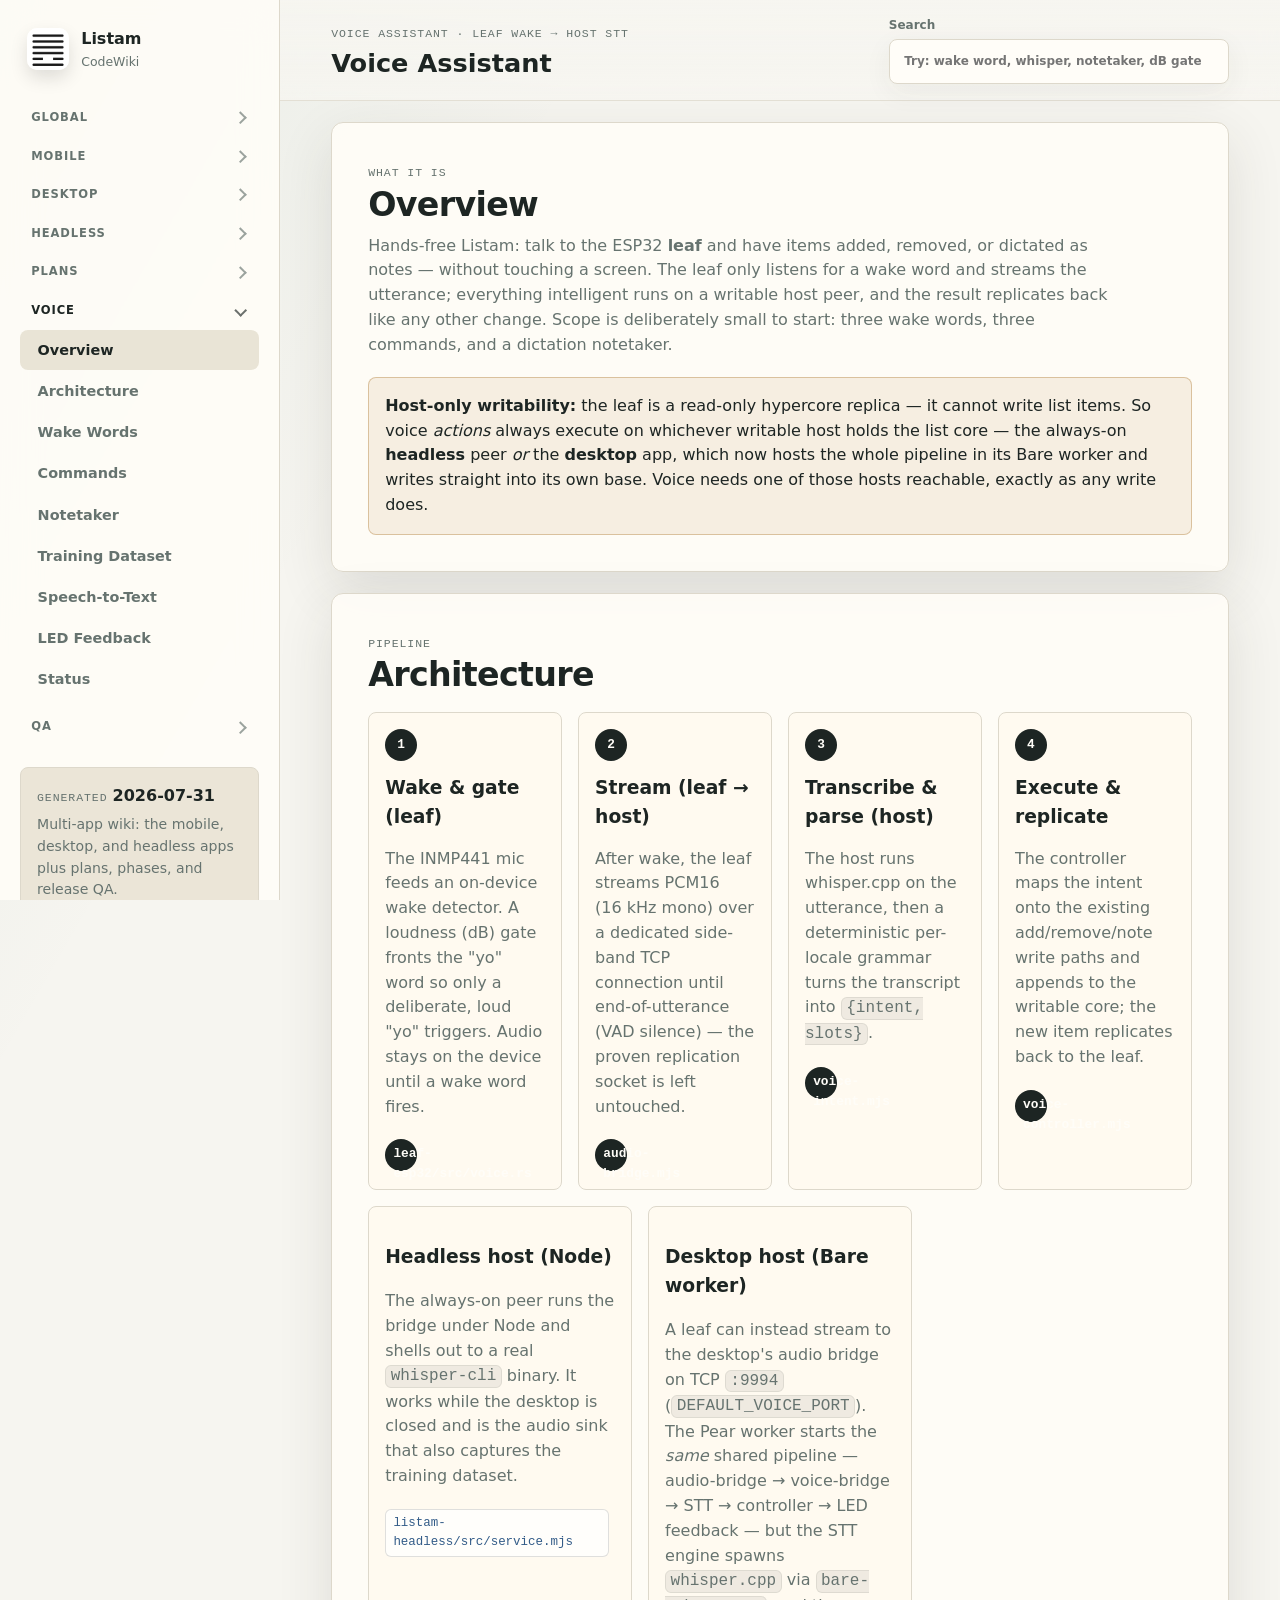
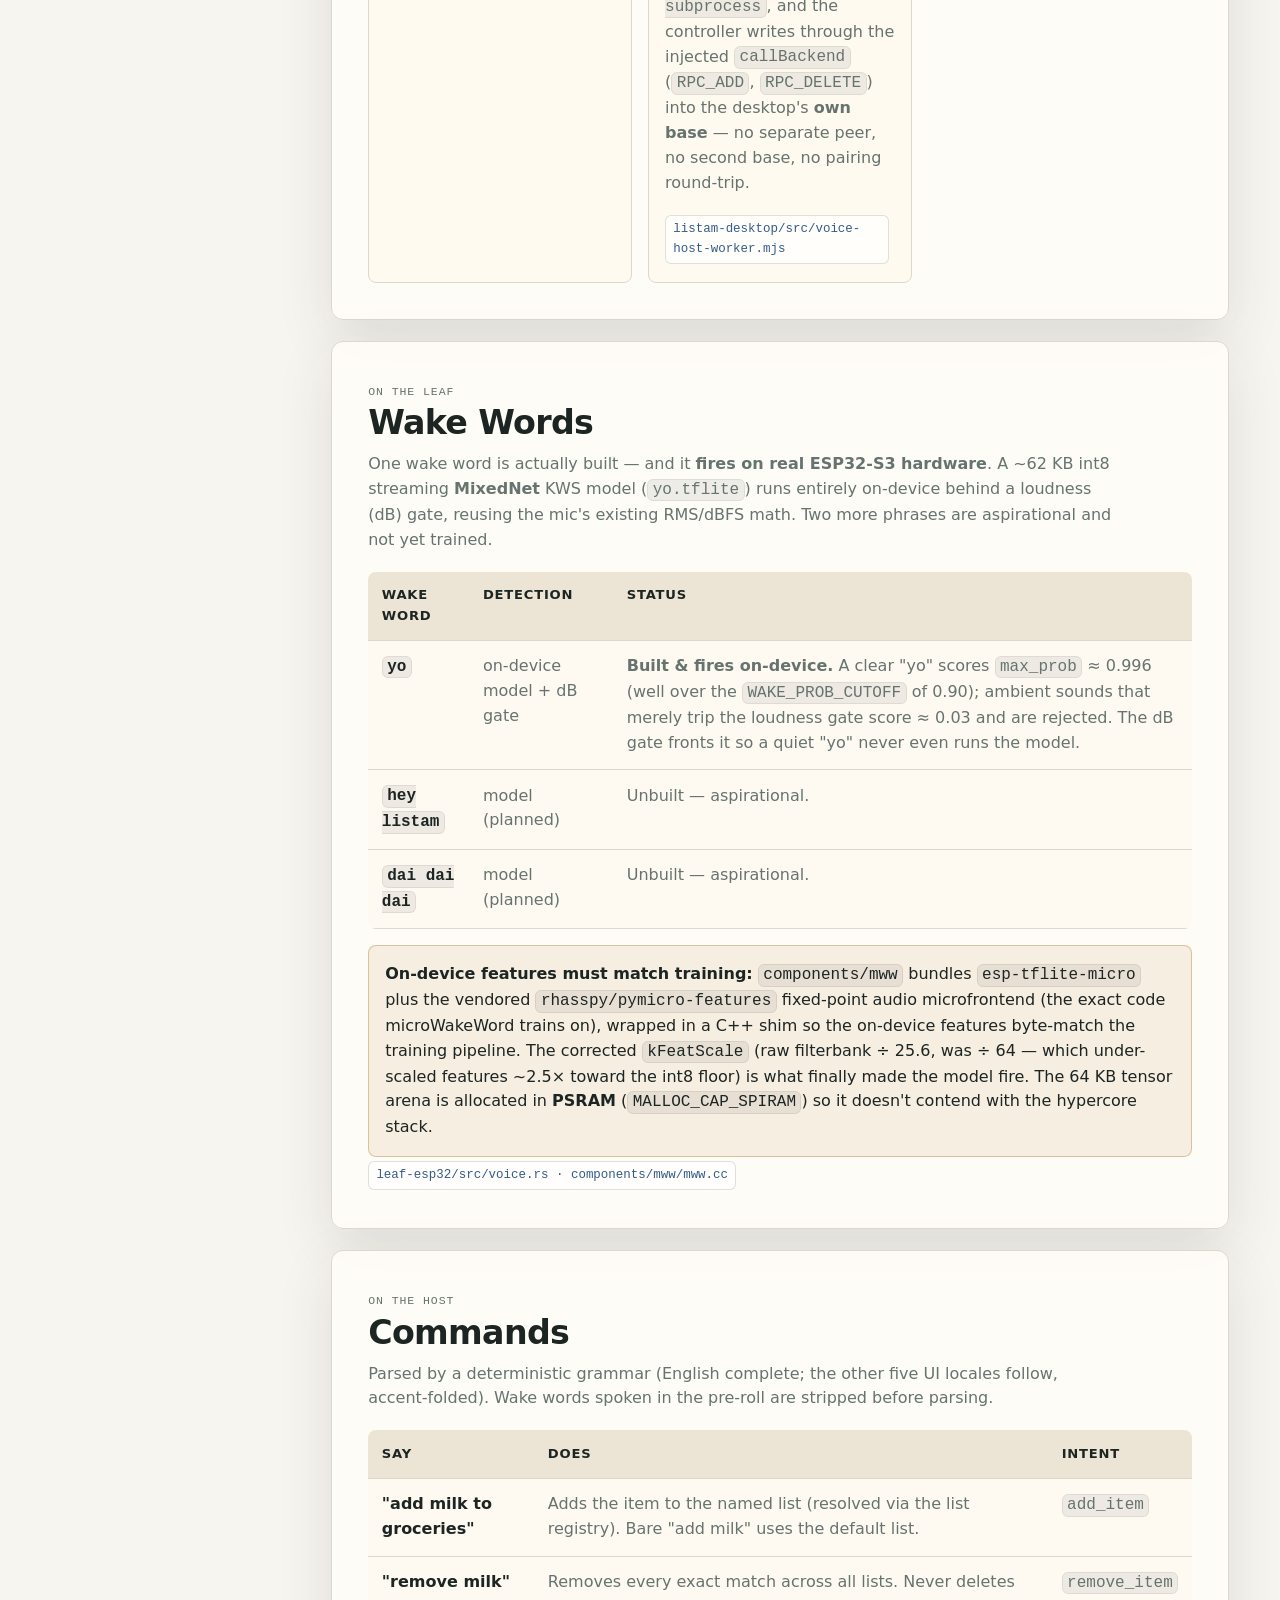
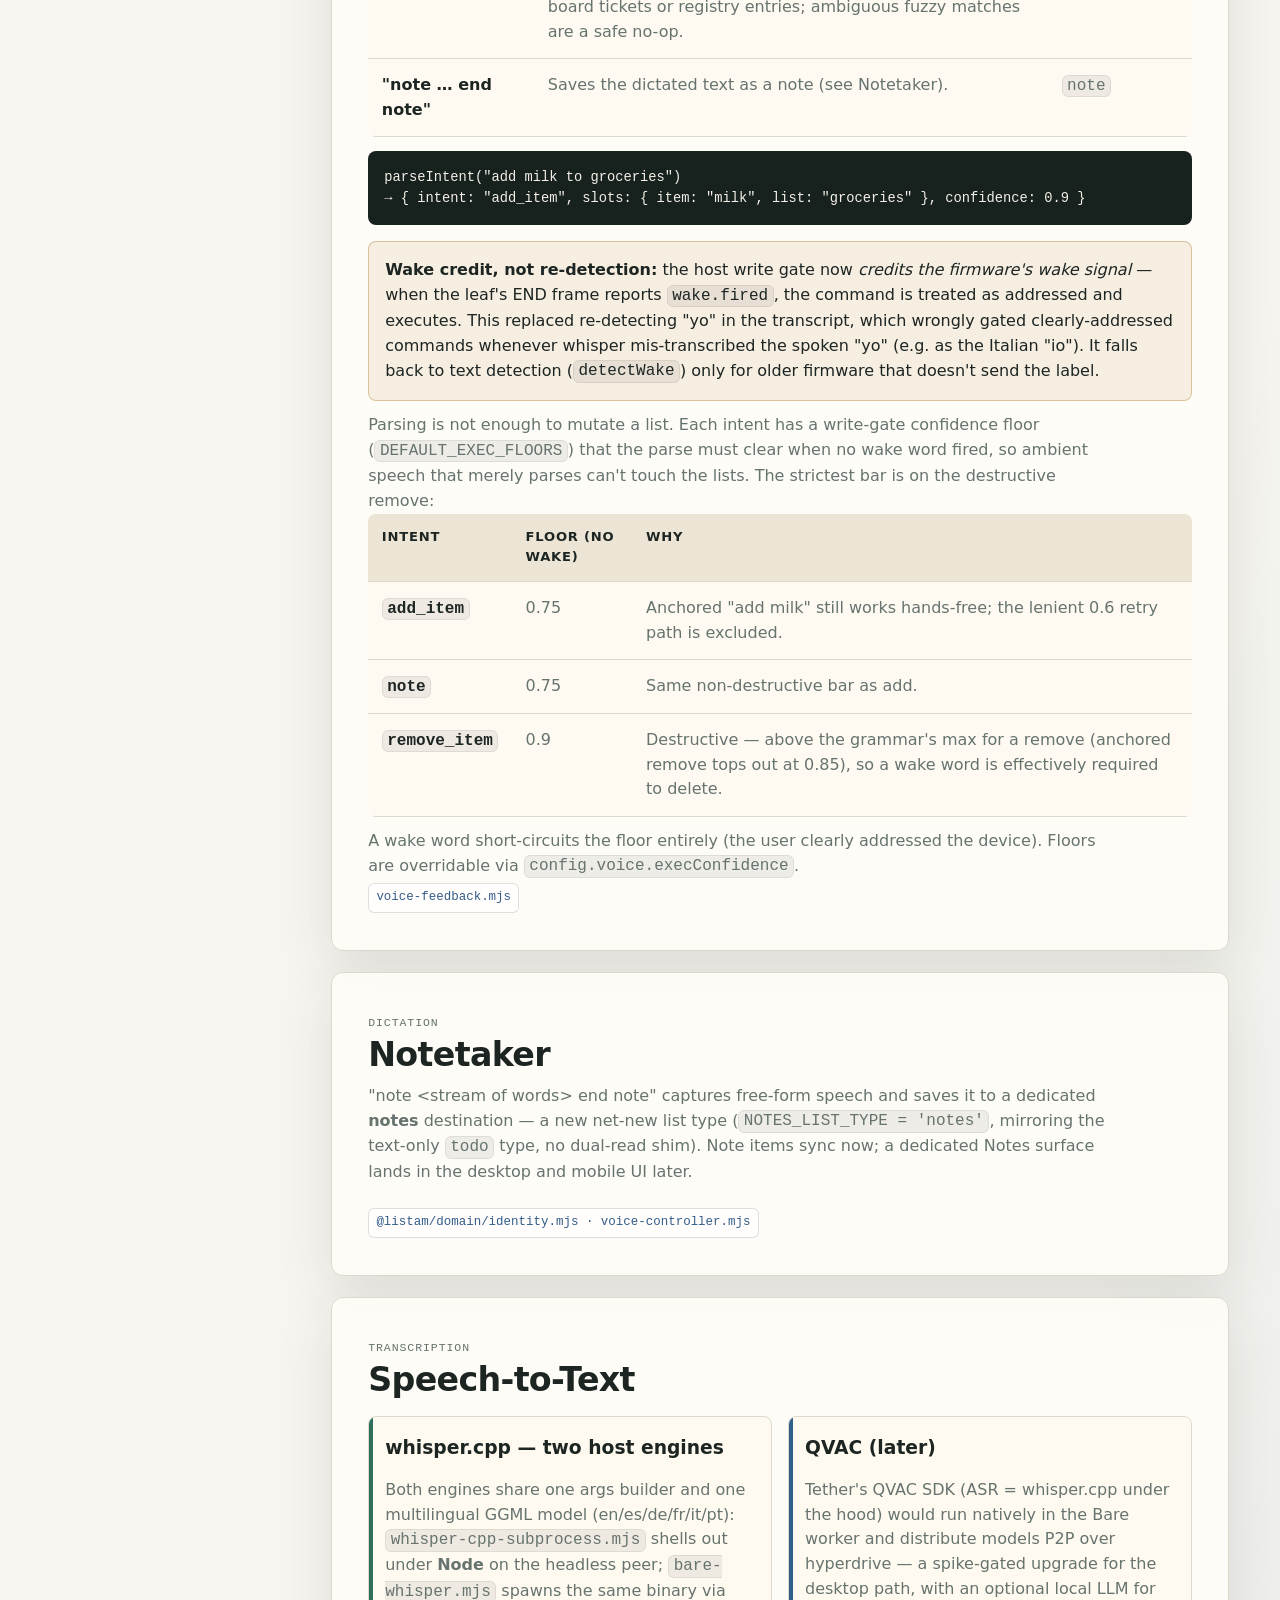
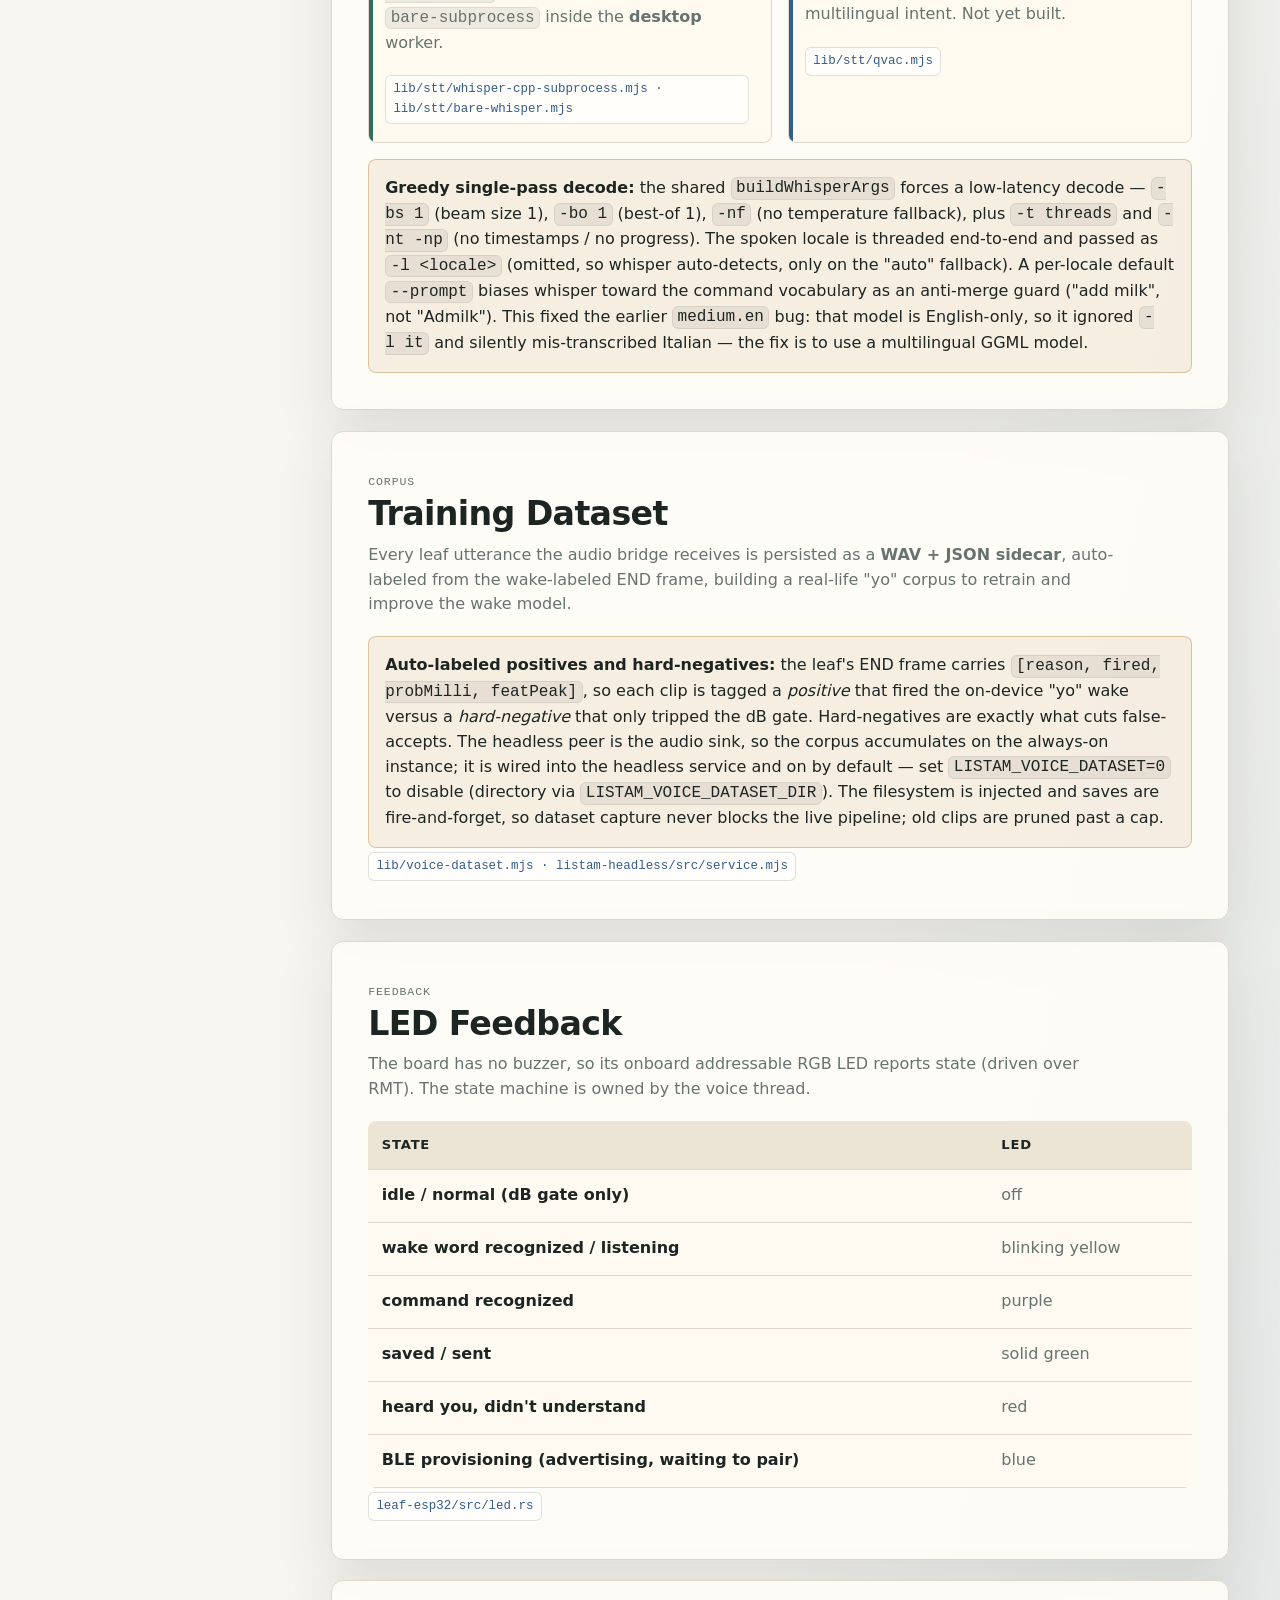
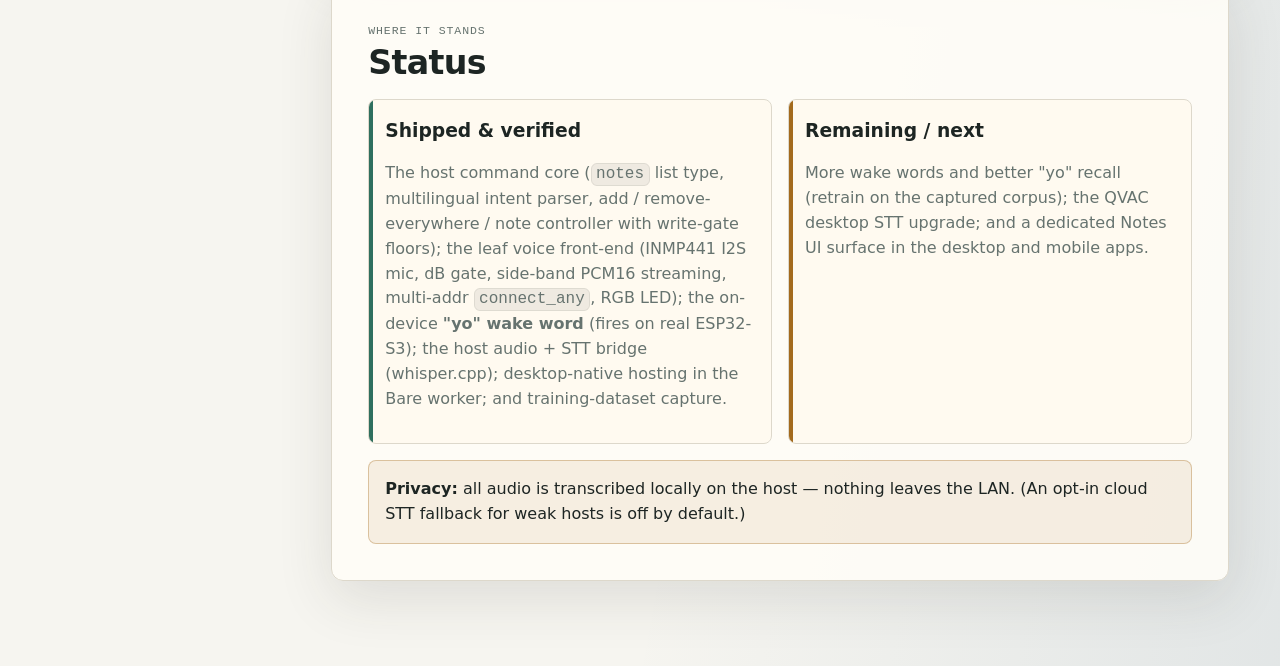
<file: public/wiki/voice.html>
<!doctype html>
<html lang="en">
  <head>
    <meta charset="utf-8" />
    <meta name="viewport" content="width=device-width, initial-scale=1" />
    <title>Listam CodeWiki — Voice Assistant</title>
    <meta
      name="description"
      content="Voice assistant for Listam: ESP32 leaf wake words, voice commands, and the dictation notetaker."
    />
    <link rel="stylesheet" href="./styles.css" />
  </head>
  <body>
    <div class="shell">
      <aside class="sidebar">
        <a class="brand" href="index.html" aria-label="Listam CodeWiki home">
          <img src="../assets/icon.png" alt="" />
          <span>
            <strong>Listam</strong>
            <small>CodeWiki</small>
          </span>
        </a>

        <nav class="nav" aria-label="Study sections">
          <details class="nav-section">
            <summary class="nav-group">Global</summary>
            <div class="nav-links">
              <a href="/">Main Website</a>
              <a href="index.html#overview">Overview</a>
              <a href="index.html#thesis">Core Thesis</a>
              <a href="index.html#architecture">Architecture</a>
              <a href="index.html#data-model">Data Model</a>
              <a href="index.html#p2p-primitives">P2P Primitives</a>
              <a href="index.html#security">Security</a>
            </div>
          </details>

          <details class="nav-section">
            <summary class="nav-group">Mobile</summary>
            <div class="nav-links">
              <a href="mobile.html#structure">Project Structure</a>
              <a href="mobile.html#runtime">Runtime Flows</a>
              <a href="mobile.html#frontend">Frontend</a>
              <a href="mobile.html#overview">Overview / Day-plan</a>
              <a href="mobile.html#backend">Backend</a>
              <a href="mobile.html#storage">Storage</a>
              <a href="mobile.html#libraries">Libraries</a>
              <a href="mobile.html#quality">Quality Notes</a>
              <a href="mobile.html#study">Study Path</a>
              <a href="mobile.html#file-index">File Index</a>
              <a href="mobile.html#testing">Testing</a>
            </div>
          </details>

          <details class="nav-section">
            <summary class="nav-group">Desktop</summary>
            <div class="nav-links">
              <a href="desktop.html#structure">Project Structure</a>
              <a href="desktop.html#runtime">Runtime Flows</a>
              <a href="desktop.html#frontend">Renderer UI</a>
              <a href="desktop.html#overview">Overview / Day-plan</a>
              <a href="desktop.html#backend">Worker Backend</a>
              <a href="desktop.html#devices">Peers &amp; Devices</a>
              <a href="desktop.html#storage">Storage</a>
              <a href="desktop.html#installer">Installer &amp; Releases</a>
              <a href="desktop.html#libraries">Libraries</a>
              <a href="desktop.html#file-index">File Index</a>
              <a href="desktop.html#testing">Testing</a>
            </div>
          </details>

          <details class="nav-section">
            <summary class="nav-group">Headless</summary>
            <div class="nav-links">
              <a href="headless.html#structure">Project Structure</a>
              <a href="headless.html#roles">Roles</a>
              <a href="headless.html#runtime">Runtime Flows</a>
              <a href="headless.html#ops">Control Interface</a>
              <a href="headless.html#provisioning">Leaf Provisioning</a>
              <a href="headless.html#owner-control">Owner Control</a>
              <a href="headless.html#storage">Storage</a>
              <a href="headless.html#installer">Service Installer</a>
              <a href="headless.html#libraries">Libraries</a>
              <a href="headless.html#file-index">File Index</a>
              <a href="headless.html#testing">Testing</a>
            </div>
          </details>

          <details class="nav-section">
            <summary class="nav-group">Plans</summary>
            <div class="nav-links">
              <details class="nav-subsection">
                <summary class="nav-subgroup">
                  <span>Multi-App Plan</span>
                </summary>
                <div class="nav-sublinks">
                  <a href="plans.html#multi-app-plan">Overview</a>
                  <a href="plans.html#review-findings">Review Findings</a>
                  <a href="plans.html#implementation-plans">Implementation Plans</a>
                  <a href="plans.html#lower-severity-items">Lower-Severity Items</a>
                  <a href="plans.html#strategy-improvements">Strategy Improvements</a>
                  <a href="plans.html#shared-test-harness">Shared Test Harness</a>
                  <a href="plans.html#redux-decision">Redux Decision</a>
                  <a href="plans.html#app-targets">App Targets</a>
                  <a href="plans.html#shared-package-plan">Shared Packages</a>
                  <a href="plans.html#state-manager-phase">State Manager</a>
                  <a href="plans.html#technical-architecture-notes">Technical Notes</a>
                  <a href="plans.html#shared-command-event-flow">Command Flow</a>
                  <a href="plans.html#p2p-owner-control">Owner Control</a>
                  <a href="plans.html#headless-first-run">Headless Setup</a>
                  <a href="plans.html#headless-co-invite">Co-Invite Flow</a>
                  <a href="plans.html#logging-strategy">Logging</a>
                  <a href="plans.html#development-peer-log-flow">Peer Log Flow</a>
                  <a href="plans.html#logging-controls">Logging Controls</a>
                  <a href="plans.html#secret-storage-plan">Secret Storage</a>
                  <a href="plans.html#implementation-hardening">Hardening</a>
                  <a href="plans.html#implementation-constraints">Constraints</a>
                  <a href="plans.html#future-direction">Future Direction</a>
                  <a href="plans.html#test-plan">Test Plan</a>
                  <a href="plans.html#assumptions">Assumptions</a>
                </div>
              </details>
              <details class="nav-subsection">
                <summary class="nav-subgroup">
                  <span>Dark Theme</span>
                </summary>
                <div class="nav-sublinks">
                  <a href="plans.html#dark-theme-plan">Overview</a>
                  <a href="plans.html#dark-theme-tokens">Token Model</a>
                  <a href="plans.html#dark-theme-palette">Palette</a>
                  <a href="plans.html#dark-theme-rules">Hard Rules</a>
                  <a href="plans.html#dark-theme-switching">Theme Switching</a>
                  <a href="plans.html#dark-theme-rollout">Rollout</a>
                </div>
              </details>
              <details class="nav-subsection">
                <summary class="nav-subgroup">
                  <span>Leaf Peer (ESP32)</span>
                </summary>
                <div class="nav-sublinks">
                  <a href="plans.html#leaf-peer-plan">Overview</a>
                  <a href="plans.html#leaf-architecture">Architecture</a>
                  <a href="plans.html#leaf-builds">Builds &amp; Flash</a>
                  <a href="plans.html#leaf-provisioning">Provisioning &amp; Roaming</a>
                  <a href="plans.html#leaf-persistence">Flash Persistence</a>
                  <a href="plans.html#leaf-vendored">Vendored Crates</a>
                  <a href="plans.html#leaf-peripherals">Peripherals</a>
                  <a href="plans.html#leaf-voice">Voice Plan</a>
                  <a href="plans.html#leaf-roadmap">Next Steps</a>
                </div>
              </details>
              <details class="nav-subsection">
                <summary class="nav-subgroup">
                  <span>Kanban Boards</span>
                </summary>
                <div class="nav-sublinks">
                  <a href="plans.html#kanban-plan">Overview</a>
                  <a href="plans.html#kanban-product-rules">Product Rules</a>
                  <a href="plans.html#kanban-architecture">Architecture</a>
                  <a href="plans.html#kanban-data-model">Ticket Data Model</a>
                  <a href="plans.html#kanban-board-config">Board Config</a>
                  <a href="plans.html#kanban-domain-logic">Domain Logic</a>
                  <a href="plans.html#kanban-backend">Backend Changes</a>
                  <a href="plans.html#kanban-desktop-ui">Desktop UI</a>
                  <a href="plans.html#kanban-additions">Other Additions</a>
                  <a href="plans.html#kanban-testing">Testing &amp; Verification</a>
                  <a href="plans.html#kanban-build-order">Build Order</a>
                </div>
              </details>
              <details class="nav-subsection">
                <summary class="nav-subgroup">
                  <span>Mobile Kanban</span>
                </summary>
                <div class="nav-sublinks">
                  <a href="plans.html#mobile-kanban-plan">Overview</a>
                  <a href="plans.html#mobile-kanban-decisions">Key Decisions</a>
                  <a href="plans.html#mobile-kanban-registry">List Registry</a>
                  <a href="plans.html#mobile-kanban-state">Mobile State</a>
                  <a href="plans.html#mobile-kanban-nav">Navigation &amp; Gestures</a>
                  <a href="plans.html#mobile-kanban-screens">Kanban Screens</a>
                  <a href="plans.html#mobile-kanban-i18n">i18n &amp; Theme</a>
                  <a href="plans.html#mobile-kanban-testing">Testing &amp; Verification</a>
                  <a href="plans.html#mobile-kanban-risks">Risks &amp; Edge Cases</a>
                  <a href="plans.html#mobile-kanban-build-order">Build Order</a>
                </div>
              </details>
            </div>
          </details>

          <details class="nav-section" open>
            <summary class="nav-group">Voice</summary>
            <div class="nav-links">
              <a href="voice.html#overview">Overview</a>
              <a href="voice.html#architecture">Architecture</a>
              <a href="voice.html#wake-words">Wake Words</a>
              <a href="voice.html#commands">Commands</a>
              <a href="voice.html#notetaker">Notetaker</a>
              <a href="voice.html#dataset">Training Dataset</a>
              <a href="voice.html#stt">Speech-to-Text</a>
              <a href="voice.html#led">LED Feedback</a>
              <a href="voice.html#status">Status</a>
            </div>
          </details>

          <details class="nav-section">
            <summary class="nav-group">QA</summary>
            <div class="nav-links">
              <a href="qa.html#qa-overview">Release QA Overview</a>
              <a href="qa.html#qa-smoke">Smoke Matrix</a>
              <a href="qa.html#qa-mobile">Mobile Checklist</a>
              <a href="qa.html#qa-desktop">Desktop Checklist</a>
              <a href="qa.html#qa-headless">Headless Checklist</a>
              <a href="qa.html#qa-voice">Voice Checklist</a>
              <a href="qa.html#qa-cross-device">Cross-Device Scenarios</a>
              <a href="qa.html#qa-release">Release Gate</a>
            </div>
          </details>
        </nav>

        <div class="sidebar-card">
          <span class="eyebrow">Generated</span>
          <strong>2026-07-31</strong>
          <p>Multi-app wiki: the mobile, desktop, and headless apps plus plans, phases, and release QA.</p>
        </div>
      </aside>

            <main class="content">
        <header class="topbar">
          <div>
            <span class="eyebrow">Voice assistant · leaf wake → host STT</span>
            <h1>Voice Assistant</h1>
          </div>
          <label class="search">
            <span>Search</span>
            <input id="site-search" type="search" placeholder="Try: wake word, whisper, notetaker, dB gate..." />
          </label>
        </header>

        <section id="overview" class="page page-searchable">
          <div class="section-heading">
            <span class="eyebrow">What it is</span>
            <h2>Overview</h2>
            <p class="section-lede">
              Hands-free Listam: talk to the ESP32 <strong>leaf</strong> and have items added,
              removed, or dictated as notes — without touching a screen. The leaf only listens for a
              wake word and streams the utterance; everything intelligent runs on a writable host
              peer, and the result replicates back like any other change. Scope is deliberately
              small to start: three wake words, three commands, and a dictation notetaker.
            </p>
          </div>
          <div class="callout">
            <strong>Host-only writability:</strong> the leaf is a read-only hypercore replica — it
            cannot write list items. So voice <em>actions</em> always execute on whichever writable
            host holds the list core — the always-on <strong>headless</strong> peer <em>or</em> the
            <strong>desktop</strong> app, which now hosts the whole pipeline in its Bare worker and
            writes straight into its own base. Voice needs one of those hosts reachable, exactly as
            any write does.
          </div>
        </section>

        <section id="architecture" class="page page-searchable">
          <div class="section-heading">
            <span class="eyebrow">Pipeline</span>
            <h2>Architecture</h2>
          </div>
          <div class="flow">
            <div>
              <span>1</span>
              <h3>Wake &amp; gate (leaf)</h3>
              <p>The INMP441 mic feeds an on-device wake detector. A loudness (dB) gate fronts the
                 "yo" word so only a deliberate, loud "yo" triggers. Audio stays on the device until
                 a wake word fires.</p>
              <span class="source">leaf-esp32/src/voice.rs</span>
            </div>
            <div>
              <span>2</span>
              <h3>Stream (leaf → host)</h3>
              <p>After wake, the leaf streams PCM16 (16&nbsp;kHz mono) over a dedicated side-band TCP
                 connection until end-of-utterance (VAD silence) — the proven replication socket is
                 left untouched.</p>
              <span class="source">audio-bridge.mjs</span>
            </div>
            <div>
              <span>3</span>
              <h3>Transcribe &amp; parse (host)</h3>
              <p>The host runs whisper.cpp on the utterance, then a deterministic per-locale grammar
                 turns the transcript into <code>{intent, slots}</code>.</p>
              <span class="source">voice-intent.mjs</span>
            </div>
            <div>
              <span>4</span>
              <h3>Execute &amp; replicate</h3>
              <p>The controller maps the intent onto the existing add/remove/note write paths and
                 appends to the writable core; the new item replicates back to the leaf.</p>
              <span class="source">voice-controller.mjs</span>
            </div>
          </div>
          <div class="note-grid">
            <div class="note">
              <h3>Headless host (Node)</h3>
              <p>The always-on peer runs the bridge under Node and shells out to a real
                 <code>whisper-cli</code> binary. It works while the desktop is closed and is the
                 audio sink that also captures the training dataset.</p>
              <span class="source">listam-headless/src/service.mjs</span>
            </div>
            <div class="note">
              <h3>Desktop host (Bare worker)</h3>
              <p>A leaf can instead stream to the desktop's audio bridge on TCP&nbsp;<code>:9994</code>
                 (<code>DEFAULT_VOICE_PORT</code>). The Pear worker starts the <em>same</em> shared
                 pipeline — audio-bridge → voice-bridge → STT → controller → LED feedback — but the
                 STT engine spawns <code>whisper.cpp</code> via <code>bare-subprocess</code>, and the
                 controller writes through the injected <code>callBackend</code> (<code>RPC_ADD</code>,
                 <code>RPC_DELETE</code>) into the desktop's <strong>own base</strong> — no separate
                 peer, no second base, no pairing round-trip.</p>
              <span class="source">listam-desktop/src/voice-host-worker.mjs</span>
            </div>
          </div>
        </section>

        <section id="wake-words" class="page page-searchable">
          <div class="section-heading">
            <span class="eyebrow">On the leaf</span>
            <h2>Wake Words</h2>
            <p class="section-lede">
              One wake word is actually built — and it <strong>fires on real ESP32-S3 hardware</strong>.
              A ~62&nbsp;KB int8 streaming <strong>MixedNet</strong> KWS model (<code>yo.tflite</code>)
              runs entirely on-device behind a loudness (dB) gate, reusing the mic's existing RMS/dBFS
              math. Two more phrases are aspirational and not yet trained.
            </p>
          </div>
          <table class="info-table">
            <thead><tr><th>Wake word</th><th>Detection</th><th>Status</th></tr></thead>
            <tbody>
              <tr><td><code>yo</code></td><td>on-device model + dB gate</td><td><strong>Built &amp; fires on-device.</strong> A clear "yo" scores <code>max_prob</code>&nbsp;≈&nbsp;0.996 (well over the <code>WAKE_PROB_CUTOFF</code> of 0.90); ambient sounds that merely trip the loudness gate score ≈&nbsp;0.03 and are rejected. The dB gate fronts it so a quiet "yo" never even runs the model.</td></tr>
              <tr><td><code>hey listam</code></td><td>model (planned)</td><td>Unbuilt — aspirational.</td></tr>
              <tr><td><code>dai dai dai</code></td><td>model (planned)</td><td>Unbuilt — aspirational.</td></tr>
            </tbody>
          </table>
          <div class="callout">
            <strong>On-device features must match training:</strong> <code>components/mww</code> bundles
            <code>esp-tflite-micro</code> plus the vendored <code>rhasspy/pymicro-features</code>
            fixed-point audio microfrontend (the exact code microWakeWord trains on), wrapped in a C++
            shim so the on-device features byte-match the training pipeline. The corrected
            <code>kFeatScale</code> (raw filterbank ÷&nbsp;25.6, was ÷&nbsp;64 — which under-scaled
            features ~2.5× toward the int8 floor) is what finally made the model fire. The 64&nbsp;KB
            tensor arena is allocated in <strong>PSRAM</strong> (<code>MALLOC_CAP_SPIRAM</code>) so it
            doesn't contend with the hypercore stack.
          </div>
          <span class="source">leaf-esp32/src/voice.rs · components/mww/mww.cc</span>
        </section>

        <section id="commands" class="page page-searchable">
          <div class="section-heading">
            <span class="eyebrow">On the host</span>
            <h2>Commands</h2>
            <p class="section-lede">
              Parsed by a deterministic grammar (English complete; the other five UI locales follow,
              accent-folded). Wake words spoken in the pre-roll are stripped before parsing.
            </p>
          </div>
          <table class="info-table">
            <thead><tr><th>Say</th><th>Does</th><th>Intent</th></tr></thead>
            <tbody>
              <tr><td>"add milk to groceries"</td><td>Adds the item to the named list (resolved via the list registry). Bare "add milk" uses the default list.</td><td><code>add_item</code></td></tr>
              <tr><td>"remove milk"</td><td>Removes every exact match across all lists. Never deletes board tickets or registry entries; ambiguous fuzzy matches are a safe no-op.</td><td><code>remove_item</code></td></tr>
              <tr><td>"note … end note"</td><td>Saves the dictated text as a note (see Notetaker).</td><td><code>note</code></td></tr>
            </tbody>
          </table>
          <pre><code>parseIntent("add milk to groceries")
→ { intent: "add_item", slots: { item: "milk", list: "groceries" }, confidence: 0.9 }</code></pre>
          <div class="callout">
            <strong>Wake credit, not re-detection:</strong> the host write gate now <em>credits the
            firmware's wake signal</em> — when the leaf's END frame reports <code>wake.fired</code>,
            the command is treated as addressed and executes. This replaced re-detecting "yo" in the
            transcript, which wrongly gated clearly-addressed commands whenever whisper mis-transcribed
            the spoken "yo" (e.g. as the Italian "io"). It falls back to text detection
            (<code>detectWake</code>) only for older firmware that doesn't send the label.
          </div>
          <p class="section-lede">
            Parsing is not enough to mutate a list. Each intent has a write-gate confidence floor
            (<code>DEFAULT_EXEC_FLOORS</code>) that the parse must clear when no wake word fired, so
            ambient speech that merely parses can't touch the lists. The strictest bar is on the
            destructive remove:
          </p>
          <table class="info-table">
            <thead><tr><th>Intent</th><th>Floor (no wake)</th><th>Why</th></tr></thead>
            <tbody>
              <tr><td><code>add_item</code></td><td>0.75</td><td>Anchored "add milk" still works hands-free; the lenient 0.6 retry path is excluded.</td></tr>
              <tr><td><code>note</code></td><td>0.75</td><td>Same non-destructive bar as add.</td></tr>
              <tr><td><code>remove_item</code></td><td>0.9</td><td>Destructive — above the grammar's max for a remove (anchored remove tops out at 0.85), so a wake word is effectively required to delete.</td></tr>
            </tbody>
          </table>
          <p class="section-lede">
            A wake word short-circuits the floor entirely (the user clearly addressed the device).
            Floors are overridable via <code>config.voice.execConfidence</code>.
          </p>
          <span class="source">voice-feedback.mjs</span>
        </section>

        <section id="notetaker" class="page page-searchable">
          <div class="section-heading">
            <span class="eyebrow">Dictation</span>
            <h2>Notetaker</h2>
            <p class="section-lede">
              "note &lt;stream of words&gt; end note" captures free-form speech and saves it to a
              dedicated <strong>notes</strong> destination — a new net-new list type
              (<code>NOTES_LIST_TYPE = 'notes'</code>, mirroring the text-only <code>todo</code> type,
              no dual-read shim). Note items sync now; a dedicated Notes surface lands in the desktop
              and mobile UI later.
            </p>
          </div>
          <span class="source">@listam/domain/identity.mjs · voice-controller.mjs</span>
        </section>

        <section id="stt" class="page page-searchable">
          <div class="section-heading">
            <span class="eyebrow">Transcription</span>
            <h2>Speech-to-Text</h2>
          </div>
          <div class="grid two">
            <article class="card accent-green">
              <h3>whisper.cpp — two host engines</h3>
              <p>Both engines share one args builder and one multilingual GGML model (en/es/de/fr/it/pt):
                 <code>whisper-cpp-subprocess.mjs</code> shells out under <strong>Node</strong> on the
                 headless peer; <code>bare-whisper.mjs</code> spawns the same binary via
                 <code>bare-subprocess</code> inside the <strong>desktop</strong> worker.</p>
              <span class="source">lib/stt/whisper-cpp-subprocess.mjs · lib/stt/bare-whisper.mjs</span>
            </article>
            <article class="card accent-blue">
              <h3>QVAC (later)</h3>
              <p>Tether's QVAC SDK (ASR = whisper.cpp under the hood) would run natively in the Bare
                 worker and distribute models P2P over hyperdrive — a spike-gated upgrade for the
                 desktop path, with an optional local LLM for multilingual intent. Not yet built.</p>
              <span class="source">lib/stt/qvac.mjs</span>
            </article>
          </div>
          <div class="callout">
            <strong>Greedy single-pass decode:</strong> the shared <code>buildWhisperArgs</code> forces
            a low-latency decode — <code>-bs&nbsp;1</code> (beam size 1), <code>-bo&nbsp;1</code>
            (best-of 1), <code>-nf</code> (no temperature fallback), plus <code>-t&nbsp;threads</code>
            and <code>-nt -np</code> (no timestamps / no progress). The spoken locale is threaded
            end-to-end and passed as <code>-l&nbsp;&lt;locale&gt;</code> (omitted, so whisper
            auto-detects, only on the "auto" fallback). A per-locale default <code>--prompt</code>
            biases whisper toward the command vocabulary as an anti-merge guard ("add milk", not
            "Admilk"). This fixed the earlier <code>medium.en</code> bug: that model is
            English-only, so it ignored <code>-l&nbsp;it</code> and silently mis-transcribed Italian —
            the fix is to use a multilingual GGML model.
          </div>
        </section>

        <section id="dataset" class="page page-searchable">
          <div class="section-heading">
            <span class="eyebrow">Corpus</span>
            <h2>Training Dataset</h2>
            <p class="section-lede">
              Every leaf utterance the audio bridge receives is persisted as a <strong>WAV + JSON
              sidecar</strong>, auto-labeled from the wake-labeled END frame, building a real-life
              "yo" corpus to retrain and improve the wake model.
            </p>
          </div>
          <div class="callout">
            <strong>Auto-labeled positives and hard-negatives:</strong> the leaf's END frame carries
            <code>[reason, fired, probMilli, featPeak]</code>, so each clip is tagged a
            <em>positive</em> that fired the on-device "yo" wake versus a <em>hard-negative</em> that
            only tripped the dB gate. Hard-negatives are exactly what cuts false-accepts. The headless
            peer is the audio sink, so the corpus accumulates on the always-on instance; it is wired
            into the headless service and on by default — set <code>LISTAM_VOICE_DATASET=0</code> to
            disable (directory via <code>LISTAM_VOICE_DATASET_DIR</code>). The filesystem is injected
            and saves are fire-and-forget, so dataset capture never blocks the live pipeline; old clips
            are pruned past a cap.
          </div>
          <span class="source">lib/voice-dataset.mjs · listam-headless/src/service.mjs</span>
        </section>

        <section id="led" class="page page-searchable">
          <div class="section-heading">
            <span class="eyebrow">Feedback</span>
            <h2>LED Feedback</h2>
            <p class="section-lede">
              The board has no buzzer, so its onboard addressable RGB LED reports state (driven over
              RMT). The state machine is owned by the voice thread.
            </p>
          </div>
          <table class="info-table">
            <thead><tr><th>State</th><th>LED</th></tr></thead>
            <tbody>
              <tr><td>idle / normal (dB gate only)</td><td>off</td></tr>
              <tr><td>wake word recognized / listening</td><td>blinking yellow</td></tr>
              <tr><td>command recognized</td><td>purple</td></tr>
              <tr><td>saved / sent</td><td>solid green</td></tr>
              <tr><td>heard you, didn't understand</td><td>red</td></tr>
              <tr><td>BLE provisioning (advertising, waiting to pair)</td><td>blue</td></tr>
            </tbody>
          </table>
          <span class="source">leaf-esp32/src/led.rs</span>
        </section>

        <section id="status" class="page page-searchable">
          <div class="section-heading">
            <span class="eyebrow">Where it stands</span>
            <h2>Status</h2>
          </div>
          <div class="grid two">
            <article class="card accent-green">
              <h3>Shipped &amp; verified</h3>
              <p>The host command core (<code>notes</code> list type, multilingual intent parser,
                 add / remove-everywhere / note controller with write-gate floors); the leaf voice
                 front-end (INMP441 I2S mic, dB gate, side-band PCM16 streaming, multi-addr
                 <code>connect_any</code>, RGB LED); the on-device <strong>"yo" wake word</strong>
                 (fires on real ESP32-S3); the host audio + STT bridge (whisper.cpp); desktop-native
                 hosting in the Bare worker; and training-dataset capture.</p>
            </article>
            <article class="card accent-amber">
              <h3>Remaining / next</h3>
              <p>More wake words and better "yo" recall (retrain on the captured corpus); the QVAC
                 desktop STT upgrade; and a dedicated Notes UI surface in the desktop and mobile
                 apps.</p>
            </article>
          </div>
          <div class="callout">
            <strong>Privacy:</strong> all audio is transcribed locally on the host — nothing leaves
            the LAN. (An opt-in cloud STT fallback for weak hosts is off by default.)
          </div>
        </section>
      </main>
    </div>

    <script src="./script.js?v=wiki-pages"></script>
  </body>
</html>
</file>
<file: public/wiki/styles.css>
:root {
  color-scheme: light;
  --bg: #f6f5f0;
  --paper: #fffdf8;
  --ink: #1d2523;
  --muted: #66736f;
  --line: #ddd8cb;
  --green: #2f6f5e;
  --blue: #315f8c;
  --amber: #a36a1d;
  --red: #a64f45;
  --lavender: #61568f;
  --shadow: 0 18px 55px rgba(52, 49, 42, 0.12);
  --radius: 8px;
  --mono: ui-monospace, SFMono-Regular, Menlo, Monaco, Consolas, "Liberation Mono", monospace;
  --sans: Inter, ui-sans-serif, system-ui, -apple-system, BlinkMacSystemFont, "Segoe UI", sans-serif;
}

* {
  box-sizing: border-box;
}

html {
  scroll-behavior: smooth;
}

body {
  margin: 0;
  background:
    linear-gradient(120deg, rgba(47, 111, 94, 0.08), transparent 34rem),
    linear-gradient(280deg, rgba(49, 95, 140, 0.1), transparent 40rem),
    var(--bg);
  color: var(--ink);
  font-family: var(--sans);
  line-height: 1.55;
}

a {
  color: inherit;
}

code,
pre {
  font-family: var(--mono);
}

code {
  background: rgba(29, 37, 35, 0.07);
  border: 1px solid rgba(29, 37, 35, 0.08);
  border-radius: 6px;
  padding: 0.08rem 0.28rem;
}

pre {
  overflow-x: auto;
  background: #17211e;
  color: #f4f0e7;
  border-radius: var(--radius);
  padding: 1rem;
  font-size: 0.86rem;
}

pre code {
  background: transparent;
  border: 0;
  padding: 0;
}

.shell {
  display: grid;
  grid-template-columns: 280px minmax(0, 1fr);
  min-height: 100vh;
}

.shell > * {
  min-width: 0;
}

.sidebar {
  position: sticky;
  top: 0;
  height: 100vh;
  padding: 1.25rem;
  border-right: 1px solid var(--line);
  background: rgba(255, 253, 248, 0.88);
  backdrop-filter: blur(18px);
  display: flex;
  flex-direction: column;
  gap: 1.4rem;
  overflow-y: auto;
}

.brand {
  display: flex;
  align-items: center;
  gap: 0.75rem;
  text-decoration: none;
  padding: 0.45rem;
}

.brand img {
  width: 42px;
  height: 42px;
  border-radius: 10px;
  box-shadow: 0 8px 18px rgba(0, 0, 0, 0.12);
}

.brand strong,
.brand small {
  display: block;
}

.brand strong {
  font-size: 1rem;
}

.brand small {
  color: var(--muted);
  font-size: 0.78rem;
}

.nav {
  display: grid;
  gap: 0.2rem;
}

.nav a {
  display: flex;
  align-items: center;
  gap: 0.45rem;
  text-decoration: none;
  color: var(--muted);
  padding: 0.54rem 0.7rem;
  border-radius: var(--radius);
  font-weight: 650;
  font-size: 0.92rem;
}

.nav-section {
  display: grid;
  gap: 0.1rem;
}

.nav-section + .nav-section {
  margin-top: 0.1rem;
}

summary.nav-group,
.nav-group {
  display: flex;
  align-items: center;
  justify-content: space-between;
  gap: 0.5rem;
  margin: 0;
  padding: 0.5rem 0.7rem;
  border-radius: var(--radius);
  font-size: 0.72rem;
  font-weight: 800;
  letter-spacing: 0.08em;
  text-transform: uppercase;
  color: var(--muted);
}

summary.nav-group {
  cursor: pointer;
  list-style: none;
  user-select: none;
}

summary.nav-group::-webkit-details-marker {
  display: none;
}

summary.nav-group::after {
  content: "";
  flex: 0 0 auto;
  width: 0.46rem;
  height: 0.46rem;
  margin-right: 0.15rem;
  border-right: 2px solid currentColor;
  border-bottom: 2px solid currentColor;
  transform: rotate(-45deg);
  transition: transform 0.18s ease;
  opacity: 0.65;
}

.nav-section[open] > summary.nav-group::after {
  transform: rotate(45deg);
}

summary.nav-group:hover {
  background: #e9e4d6;
  color: var(--ink);
}

.nav-section[open] > summary.nav-group {
  color: var(--ink);
}

.nav-links {
  display: grid;
  gap: 0.1rem;
  padding: 0.15rem 0 0.4rem;
}

.nav-links a {
  padding-left: 1.1rem;
  font-size: 0.9rem;
}

.nav-subsection {
  display: grid;
  gap: 0.1rem;
  min-width: 0;
}

summary.nav-subgroup {
  display: flex;
  align-items: center;
  gap: 0.45rem;
  min-width: 0;
  margin: 0;
  padding: 0.48rem 0.7rem 0.48rem 1.1rem;
  border-radius: var(--radius);
  color: var(--muted);
  cursor: pointer;
  font-size: 0.9rem;
  font-weight: 700;
  line-height: 1.25;
  list-style: none;
  user-select: none;
}

summary.nav-subgroup span:last-of-type {
  min-width: 0;
}

summary.nav-subgroup::-webkit-details-marker {
  display: none;
}

summary.nav-subgroup::after {
  content: "";
  flex: 0 0 auto;
  width: 0.42rem;
  height: 0.42rem;
  margin-left: auto;
  margin-right: 0.18rem;
  border-right: 2px solid currentColor;
  border-bottom: 2px solid currentColor;
  transform: rotate(-45deg);
  transition: transform 0.18s ease;
  opacity: 0.65;
}

.nav-subsection[open] > summary.nav-subgroup::after {
  transform: rotate(45deg);
}

summary.nav-subgroup:hover,
.nav-subsection[open] > summary.nav-subgroup {
  background: #e9e4d6;
  color: var(--ink);
}

.nav-sublinks {
  display: grid;
  gap: 0.04rem;
  padding: 0.05rem 0 0.3rem;
}

.nav-sublinks a {
  padding: 0.42rem 0.65rem 0.42rem 2.1rem;
  font-size: 0.8rem;
  font-weight: 650;
  line-height: 1.25;
}

.nav a.active,
.nav a:hover {
  background: #e9e4d6;
  color: var(--ink);
}

.sidebar-card {
  margin-top: auto;
  padding: 1rem;
  background: #ebe5d7;
  border-radius: var(--radius);
  border: 1px solid var(--line);
}

.sidebar-card p {
  margin: 0.35rem 0 0;
  color: var(--muted);
  font-size: 0.88rem;
}

.content {
  --content-gutter: clamp(1.25rem, 4vw, 4rem);
  min-width: 0;
  width: 100%;
  max-width: 1180px;
  margin-inline: auto;
  padding: 0 var(--content-gutter) 4rem;
}

.topbar {
  position: sticky;
  top: 0;
  z-index: 3;
  display: grid;
  grid-template-columns: minmax(0, 1fr) minmax(260px, 340px);
  align-items: end;
  gap: 1.25rem;
  margin: 0 calc(var(--content-gutter) * -1) 1.3rem;
  padding: 1rem var(--content-gutter);
  border-bottom: 1px solid rgba(221, 216, 203, 0.76);
  background: linear-gradient(to bottom, rgba(246, 245, 240, 0.96), rgba(246, 245, 240, 0.8));
  backdrop-filter: blur(14px);
}

.topbar > div {
  min-width: 0;
}

.topbar h1 {
  margin: 0;
  font-size: clamp(1.35rem, 2vw, 2rem);
  overflow-wrap: anywhere;
}

.eyebrow,
.crumb {
  color: var(--muted);
  font-family: var(--mono);
  font-size: 0.72rem;
  letter-spacing: 0.08em;
  text-transform: uppercase;
}

.search {
  display: grid;
  gap: 0.25rem;
  min-width: 0;
  width: 100%;
  color: var(--muted);
  font-size: 0.75rem;
  font-weight: 700;
}

.search input {
  width: 100%;
  border: 1px solid var(--line);
  border-radius: var(--radius);
  padding: 0.78rem 0.9rem;
  background: var(--paper);
  color: var(--ink);
  outline: none;
  font: inherit;
  box-shadow: 0 8px 28px rgba(52, 49, 42, 0.06);
}

.search input:focus {
  border-color: var(--green);
  box-shadow: 0 0 0 3px rgba(47, 111, 94, 0.15);
}

.page {
  scroll-margin-top: 7rem;
  margin: 1.3rem 0;
  padding: clamp(1.2rem, 3vw, 2.25rem);
  background: rgba(255, 253, 248, 0.9);
  border: 1px solid var(--line);
  border-radius: 12px;
  box-shadow: var(--shadow);
}

.topbar + .page {
  margin-top: 0;
}

.page.hidden-by-search {
  display: none;
}

.plan-section {
  scroll-margin-top: 7rem;
  padding-top: 1.2rem;
  border-top: 1px solid var(--line);
}

[data-nav-section] {
  scroll-margin-top: 7rem;
}

#review-findings {
  margin-bottom: 1.25rem;
}

.section-lede {
  max-width: 74ch;
  margin: 0.75rem 0 0;
  color: var(--muted);
}

.plan-heading {
  margin-bottom: 1rem;
}

.plan-title {
  display: flex;
  flex-wrap: wrap;
  align-items: flex-start;
  gap: 0.65rem;
}

.plan-title h2 {
  margin: 0;
}

.status-pill {
  align-self: center;
  padding: 0.28rem 0.52rem;
  border: 1px solid rgba(47, 111, 94, 0.35);
  border-radius: 999px;
  background: rgba(47, 111, 94, 0.12);
  color: #245548;
  font-size: 0.78rem;
  font-weight: 800;
  line-height: 1.2;
}

.hero {
  display: grid;
  grid-template-columns: minmax(0, 1.45fr) minmax(260px, 0.75fr);
  gap: 1.5rem;
  align-items: stretch;
  background:
    linear-gradient(145deg, rgba(47, 111, 94, 0.15), transparent 54%),
    linear-gradient(40deg, rgba(163, 106, 29, 0.12), transparent 50%),
    var(--paper);
}

.hero h2,
.section-heading h2 {
  margin: 0.25rem 0 0;
  font-size: clamp(1.65rem, 3.5vw, 3.8rem);
  line-height: 1.02;
  letter-spacing: -0.02em;
}

.hero p {
  max-width: 68ch;
  color: var(--muted);
  font-size: 1.05rem;
}

.hero-actions {
  display: flex;
  flex-wrap: wrap;
  gap: 0.7rem;
  margin-top: 1.4rem;
}

.button {
  display: inline-flex;
  align-items: center;
  justify-content: center;
  min-height: 42px;
  padding: 0.72rem 1rem;
  border: 1px solid var(--line);
  border-radius: var(--radius);
  background: var(--paper);
  text-decoration: none;
  font-weight: 800;
}

.button.primary {
  background: var(--ink);
  color: var(--paper);
  border-color: var(--ink);
}

.hero-panel {
  display: grid;
  gap: 0.75rem;
}

.metric {
  padding: 1rem;
  border-radius: var(--radius);
  border: 1px solid rgba(29, 37, 35, 0.12);
  background: rgba(255, 255, 255, 0.62);
}

.metric span {
  display: block;
  color: var(--muted);
  font-size: 0.8rem;
}

.metric strong {
  display: block;
  margin-top: 0.25rem;
  font-size: 1.05rem;
}

.section-heading {
  margin-bottom: 1.2rem;
}

.section-heading h2 {
  font-size: clamp(1.5rem, 2.6vw, 2.65rem);
}

.grid {
  display: grid;
  gap: 1rem;
}

.grid.two {
  grid-template-columns: repeat(2, minmax(0, 1fr));
}

.grid.three {
  grid-template-columns: repeat(3, minmax(0, 1fr));
}

.card,
.note,
.sequence,
.risk,
.study-path article {
  border: 1px solid var(--line);
  background: #fffaf0;
  border-radius: var(--radius);
  padding: 1rem;
}

.card {
  position: relative;
  overflow: hidden;
}

.card::before {
  content: "";
  position: absolute;
  inset: 0 auto 0 0;
  width: 4px;
  background: var(--lavender);
}

.card h3,
.note strong,
.risk h3,
.sequence h3,
.study-path h3 {
  margin: 0 0 0.55rem;
}

.card p,
.note p,
.risk li,
.sequence li,
.study-path p {
  color: var(--muted);
}

.card ul,
.risk ul {
  padding-left: 1.25rem;
}

.accent-green::before {
  background: var(--green);
}

.accent-blue::before {
  background: var(--blue);
}

.accent-amber::before {
  background: var(--amber);
}

.accent-red::before {
  background: var(--red);
}

.source {
  display: inline-flex;
  align-items: center;
  margin: 0.25rem 0.35rem 0.1rem 0;
  padding: 0.25rem 0.45rem;
  border: 1px solid rgba(29, 37, 35, 0.14);
  border-radius: 6px;
  background: rgba(255, 255, 255, 0.72);
  color: #335c88;
  font-family: var(--mono);
  font-size: 0.78rem;
  text-decoration: none;
}

.source:hover {
  border-color: #335c88;
}

.architecture-map {
  display: grid;
  gap: 0.8rem;
  padding: 1rem;
  border: 1px solid var(--line);
  border-radius: var(--radius);
  background: #f5f0e3;
}

.layer {
  padding: 1rem;
  border-radius: var(--radius);
  border: 1px solid rgba(29, 37, 35, 0.14);
  background: var(--paper);
}

.layer h3,
.layer p {
  margin: 0;
}

.layer p {
  color: var(--muted);
}

.layer code {
  display: inline-block;
  margin-top: 0.5rem;
}

.mobile {
  border-left: 6px solid var(--blue);
}

.backend {
  border-left: 6px solid var(--green);
}

.store {
  border-left: 6px solid var(--amber);
}

.log {
  border-left: 6px solid var(--lavender);
}

.swarm {
  border-left: 6px solid var(--red);
}

.pairing {
  border-left: 6px solid #527c87;
}

.connector {
  justify-self: center;
  padding: 0.35rem 0.75rem;
  color: var(--muted);
  font-family: var(--mono);
  font-size: 0.85rem;
}

.branch-grid {
  display: grid;
  grid-template-columns: repeat(4, minmax(0, 1fr));
  gap: 0.8rem;
}

.note-grid {
  display: grid;
  grid-template-columns: repeat(3, minmax(0, 1fr));
  gap: 1rem;
  margin-top: 1rem;
}

.info-table {
  width: 100%;
  border-collapse: collapse;
  overflow: hidden;
  border-radius: var(--radius);
}

.info-table th,
.info-table td {
  text-align: left;
  vertical-align: top;
  padding: 0.85rem;
  border-bottom: 1px solid var(--line);
}

.info-table th {
  background: #ece5d5;
  font-size: 0.82rem;
  text-transform: uppercase;
  letter-spacing: 0.06em;
}

.info-table td {
  background: rgba(255, 250, 240, 0.62);
  color: var(--muted);
}

.info-table td:first-child {
  color: var(--ink);
  font-weight: 700;
}

.callout {
  margin-top: 1rem;
  padding: 1rem;
  border-radius: var(--radius);
  border: 1px solid rgba(163, 106, 29, 0.34);
  background: rgba(163, 106, 29, 0.09);
}

.flow {
  display: grid;
  grid-template-columns: repeat(4, minmax(0, 1fr));
  gap: 1rem;
}

.flow > div {
  position: relative;
  padding: 1rem;
  border: 1px solid var(--line);
  border-radius: var(--radius);
  background: #fffaf0;
}

.flow span,
.study-path span {
  display: inline-grid;
  place-items: center;
  width: 2rem;
  height: 2rem;
  border-radius: 999px;
  background: var(--ink);
  color: var(--paper);
  font-family: var(--mono);
  font-weight: 800;
  font-size: 0.8rem;
}

.flow h3 {
  margin: 0.75rem 0 0.4rem;
}

.flow p {
  color: var(--muted);
}

.sequence {
  margin-top: 1rem;
}

.sequence ol {
  padding-left: 1.2rem;
}

.risk-board {
  display: grid;
  grid-template-columns: repeat(3, minmax(0, 1fr));
  gap: 1rem;
}

.risk.good {
  border-top: 5px solid var(--green);
}

.risk.warn {
  border-top: 5px solid var(--amber);
}

.risk.fix {
  border-top: 5px solid var(--blue);
}

.library-grid,
.file-index {
  display: grid;
  grid-template-columns: repeat(3, minmax(0, 1fr));
  gap: 0.8rem;
}

.library-grid div,
.file-index a {
  display: grid;
  gap: 0.3rem;
  min-height: 104px;
  padding: 1rem;
  border: 1px solid var(--line);
  border-radius: var(--radius);
  background: #fffaf0;
  text-decoration: none;
}

.library-grid span,
.file-index span {
  color: var(--muted);
  font-size: 0.92rem;
}

.file-index a:hover {
  border-color: var(--blue);
  transform: translateY(-1px);
}

.study-path {
  display: grid;
  grid-template-columns: repeat(2, minmax(0, 1fr));
  gap: 1rem;
}

#multi-app-plan > .grid,
#multi-app-plan > .info-table,
#multi-app-plan > .source,
#leaf-peer-plan > .source,
#leaf-peer-plan > .risk-board,
#leaf-peer-plan > pre {
  margin-top: 1rem;
}

.primitive-grid {
  display: grid;
  grid-template-columns: repeat(2, minmax(0, 1fr));
  gap: 1rem;
  margin-top: 1rem;
}

.primitive-card {
  min-width: 0;
  border: 1px solid var(--line);
  border-radius: var(--radius);
  background: #fffaf0;
  padding: 1rem;
}

.primitive-card h3 {
  margin: 0.15rem 0 0.55rem;
  font-size: 1.45rem;
}

.primitive-card h4 {
  margin: 1rem 0 0.35rem;
  font-size: 0.9rem;
  text-transform: uppercase;
  letter-spacing: 0.06em;
}

.primitive-card p,
.primitive-card li,
.primitive-flow li,
.detail-list p {
  color: var(--muted);
  overflow-wrap: anywhere;
}

.primitive-card ul {
  padding-left: 1.2rem;
}

.primitive-card .source {
  display: inline-block;
  max-width: 100%;
  overflow-wrap: anywhere;
}

.primitive-label {
  display: inline-flex;
  padding: 0.18rem 0.45rem;
  border-radius: 999px;
  background: rgba(29, 37, 35, 0.08);
  color: var(--muted);
  font-family: var(--mono);
  font-size: 0.72rem;
  text-transform: uppercase;
  letter-spacing: 0.06em;
}

.primitive-flow,
.detail-list {
  min-width: 0;
  margin-top: 1rem;
  border: 1px solid var(--line);
  border-radius: var(--radius);
  background: #f5f0e3;
  padding: 1rem;
}

.primitive-flow h3,
.detail-list h3 {
  margin: 0 0 0.75rem;
}

.primitive-flow ol {
  margin: 0;
  padding-left: 1.25rem;
}

.primitive-flow li {
  color: var(--muted);
  margin: 0.45rem 0;
}

.detail-list {
  display: grid;
  gap: 0.75rem;
}

.detail-list div {
  padding: 0.9rem;
  border-radius: var(--radius);
  background: rgba(255, 253, 248, 0.78);
  border: 1px solid rgba(29, 37, 35, 0.08);
}

.detail-list strong {
  display: block;
  margin-bottom: 0.25rem;
}

.detail-list p {
  margin: 0;
  color: var(--muted);
}

.phase-record {
  min-width: 0;
  margin-top: 1rem;
  border: 1px solid var(--line);
  border-radius: var(--radius);
  background: #fffaf0;
  overflow: hidden;
}

.phase-record summary {
  cursor: pointer;
  padding: 0.95rem 1rem;
  color: var(--ink);
  font-weight: 800;
  list-style-position: inside;
}

.phase-record[open] summary {
  border-bottom: 1px solid var(--line);
  background: #ece5d5;
}

.phase-record h3,
.phase-record p,
.phase-record ul {
  margin-left: 1rem;
  margin-right: 1rem;
}

.phase-record h3 {
  margin-top: 1rem;
  margin-bottom: 0.35rem;
  font-size: 0.9rem;
  letter-spacing: 0.06em;
  text-transform: uppercase;
}

.phase-record p,
.phase-record li {
  color: var(--muted);
}

.phase-record ul {
  padding-left: 1.25rem;
}

@media (max-width: 1100px) {
  .shell {
    grid-template-columns: 1fr;
  }

  .sidebar {
    position: relative;
    height: auto;
    border-right: 0;
    border-bottom: 1px solid var(--line);
  }

  .nav {
    grid-template-columns: 1fr;
  }

  .sidebar-card {
    display: none;
  }

  .grid.three,
  .branch-grid,
  .flow,
  .risk-board,
  .library-grid,
  .file-index,
  .primitive-grid {
    grid-template-columns: repeat(2, minmax(0, 1fr));
  }
}

@media (max-width: 760px) {
  .content {
    --content-gutter: 0.8rem;
    padding: 0 var(--content-gutter) 3rem;
  }

  .sidebar {
    gap: 0.7rem;
    padding: 0.75rem 0.8rem;
    overflow: hidden;
  }

  .brand img {
    width: 34px;
    height: 34px;
  }

  .nav {
    display: grid;
    grid-template-columns: 1fr;
    gap: 0.15rem;
    width: 100%;
    min-width: 0;
  }

  .nav a {
    white-space: normal;
  }

  .topbar {
    position: static;
    grid-template-columns: 1fr;
    gap: 0.75rem;
    padding-block: 0.85rem;
  }

  .hero {
    display: block;
  }

  .search {
    min-width: 0;
  }

  .grid.two,
  .grid.three,
  .note-grid,
  .branch-grid,
  .flow,
  .risk-board,
  .library-grid,
  .file-index,
  .study-path,
  .primitive-grid {
    grid-template-columns: 1fr;
  }

  .hero-panel {
    margin-top: 1rem;
  }

  .page {
    scroll-margin-top: 1rem;
    padding: 1rem;
  }

  [data-nav-section] {
    scroll-margin-top: 1rem;
  }

  .info-table {
    display: block;
    overflow-x: auto;
    white-space: nowrap;
  }
}

.qa-heading {
  display: flex;
  flex-wrap: wrap;
  align-items: flex-end;
  justify-content: space-between;
  gap: 1rem;
}

.qa-heading > div {
  min-width: 0;
}

.qa-progress {
  flex: 0 0 auto;
  margin-bottom: 0.35rem;
  padding: 0.3rem 0.6rem;
  border: 1px solid var(--line);
  border-radius: 999px;
  background: #ebe5d7;
  color: var(--muted);
  font-family: var(--mono);
  font-size: 0.8rem;
  font-weight: 700;
}

.qa-progress.complete {
  border-color: rgba(47, 111, 94, 0.45);
  background: rgba(47, 111, 94, 0.12);
  color: var(--green);
}

.qa-group {
  margin-top: 1.4rem;
}

.qa-group h3 {
  margin: 0 0 0.6rem;
  font-size: 1.02rem;
}

.qa-group-note {
  margin: -0.2rem 0 0.6rem;
  color: var(--muted);
  font-size: 0.9rem;
}

.qa-list {
  list-style: none;
  display: grid;
  gap: 0.35rem;
  margin: 0;
  padding: 0;
}

.qa-list li {
  margin: 0;
  min-width: 0;
}

.qa-list label {
  display: flex;
  align-items: flex-start;
  gap: 0.6rem;
  padding: 0.55rem 0.7rem;
  border: 1px solid rgba(29, 37, 35, 0.1);
  border-radius: var(--radius);
  background: rgba(255, 253, 248, 0.78);
  color: var(--ink);
  font-size: 0.93rem;
  line-height: 1.45;
  cursor: pointer;
}

.qa-list label:hover {
  border-color: rgba(47, 111, 94, 0.5);
}

.qa-list input[type="checkbox"] {
  flex: 0 0 auto;
  width: 1rem;
  height: 1rem;
  margin: 0.18rem 0 0;
  accent-color: var(--green);
  cursor: pointer;
}

.qa-list span {
  min-width: 0;
  overflow-wrap: anywhere;
}

.qa-list input[type="checkbox"]:checked + span {
  color: var(--muted);
  text-decoration: line-through;
  text-decoration-color: rgba(47, 111, 94, 0.45);
}

.qa-tag {
  display: inline-flex;
  align-items: center;
  margin-right: 0.35rem;
  padding: 0.06rem 0.42rem;
  border-radius: 999px;
  font-family: var(--mono);
  font-size: 0.7rem;
  font-weight: 800;
  letter-spacing: 0.05em;
  text-transform: uppercase;
  text-decoration: none !important;
  border: 1px solid rgba(49, 95, 140, 0.4);
  background: rgba(49, 95, 140, 0.1);
  color: var(--blue);
}

.qa-tag.mobile {
  border-color: rgba(49, 95, 140, 0.4);
  background: rgba(49, 95, 140, 0.1);
  color: var(--blue);
}

.qa-tag.desktop {
  border-color: rgba(47, 111, 94, 0.4);
  background: rgba(47, 111, 94, 0.1);
  color: var(--green);
}

.qa-tag.headless {
  border-color: rgba(163, 106, 29, 0.4);
  background: rgba(163, 106, 29, 0.12);
  color: var(--amber);
}

@media print {
  .sidebar,
  .topbar,
  #qa-reset {
    display: none !important;
  }

  .shell {
    grid-template-columns: 1fr;
  }

  .page {
    box-shadow: none;
    break-inside: avoid-page;
  }
}
</file>
